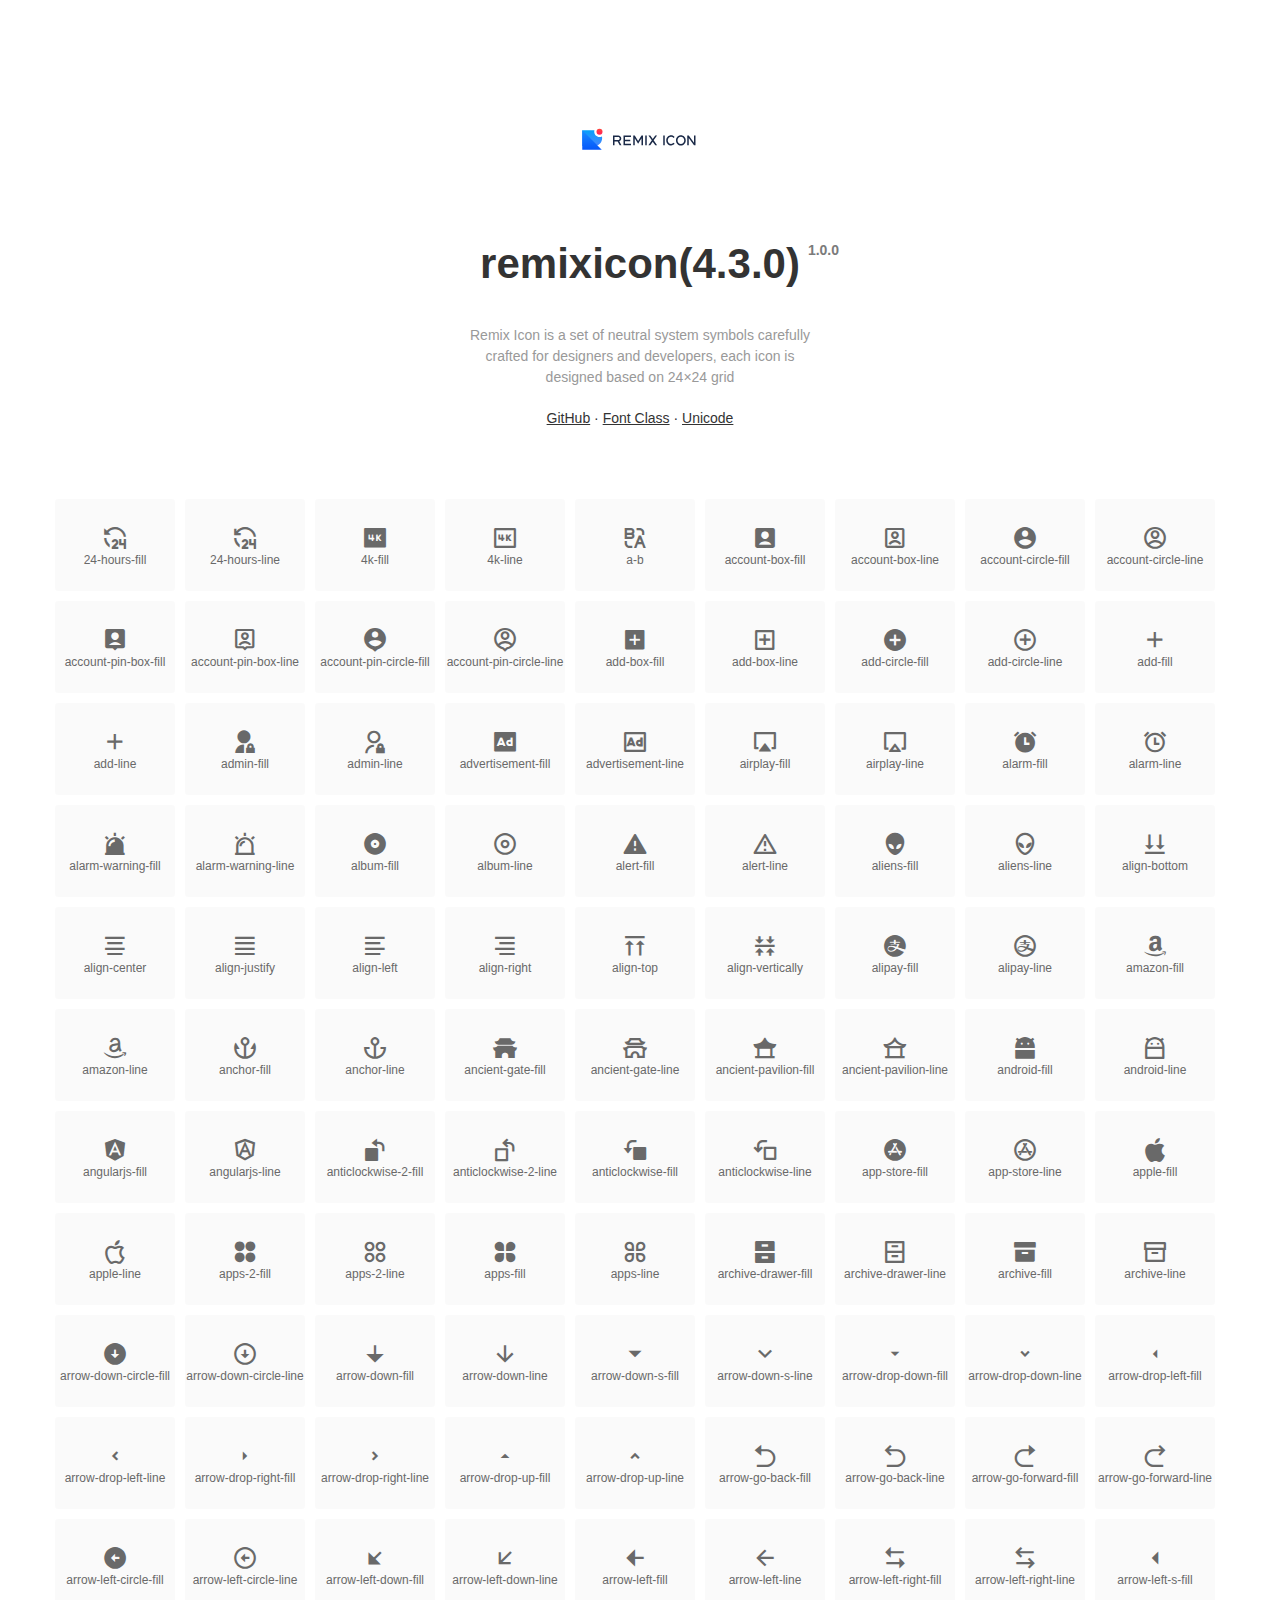
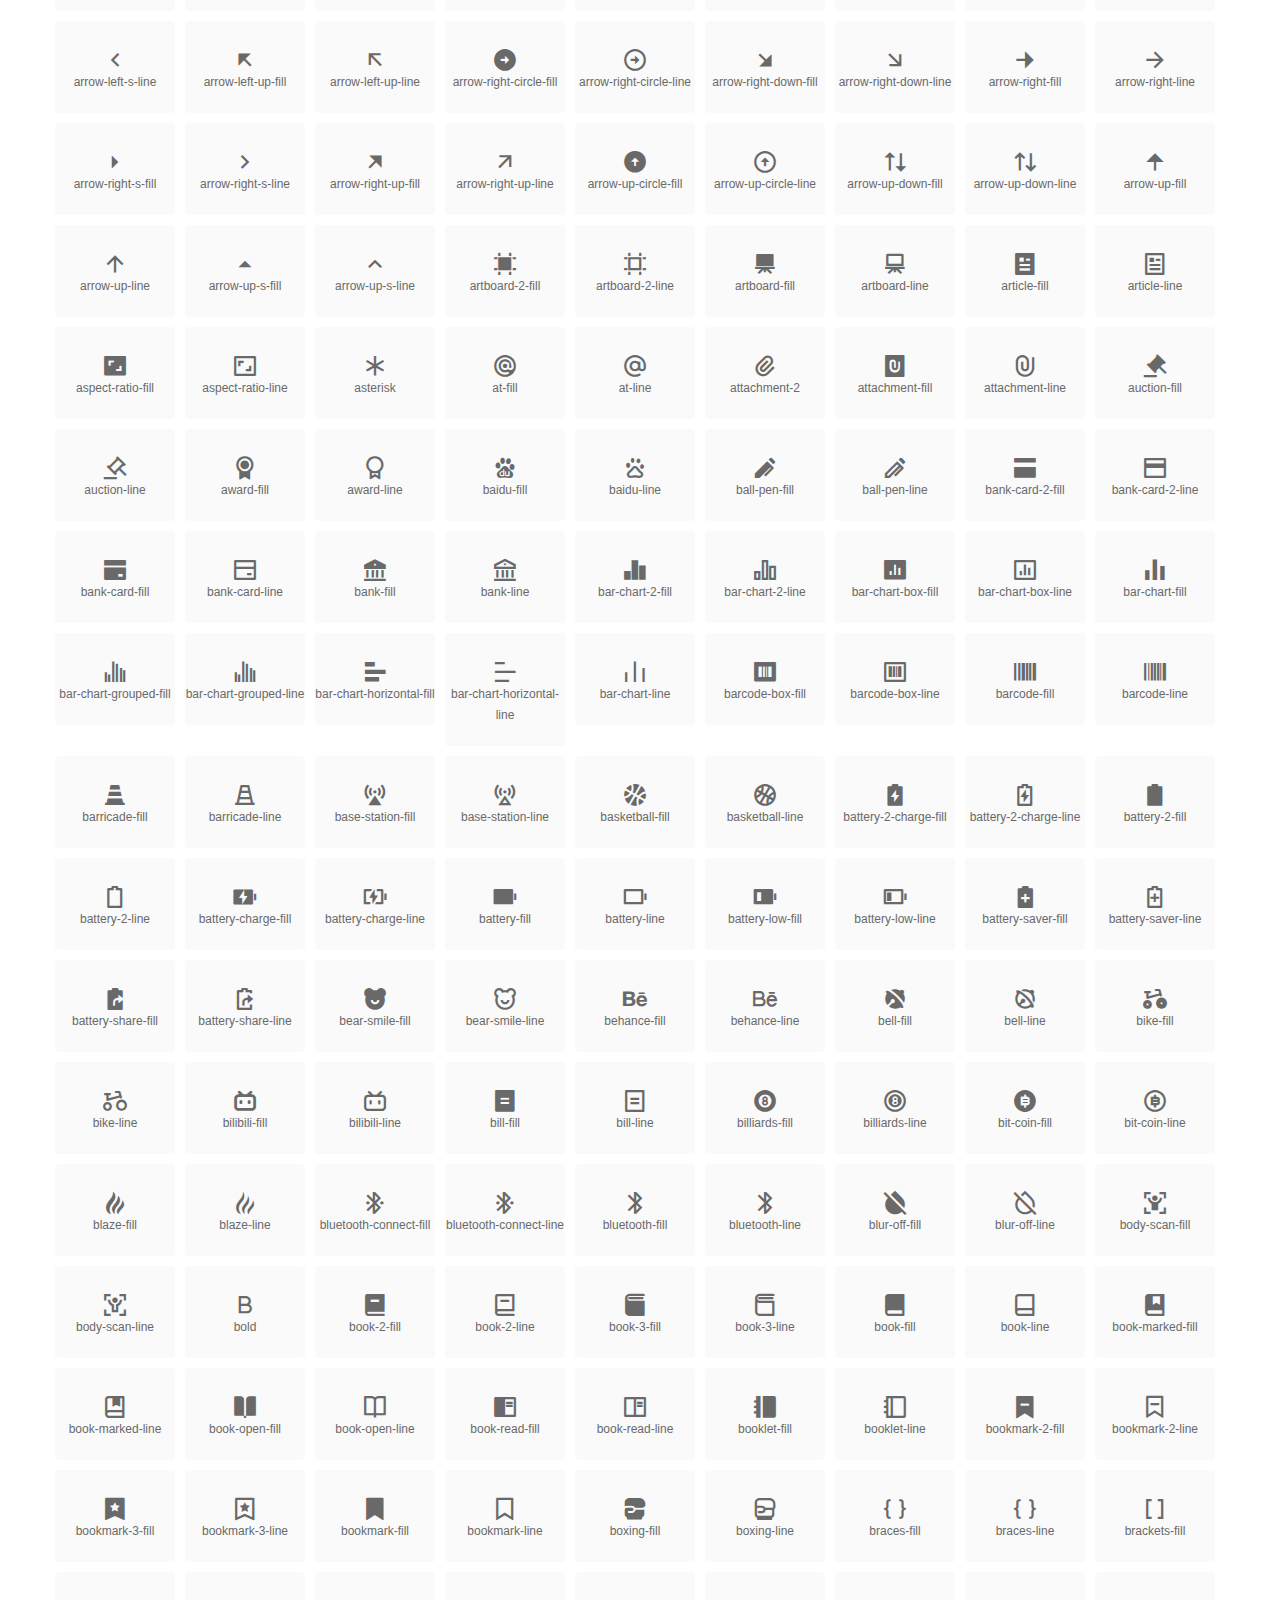
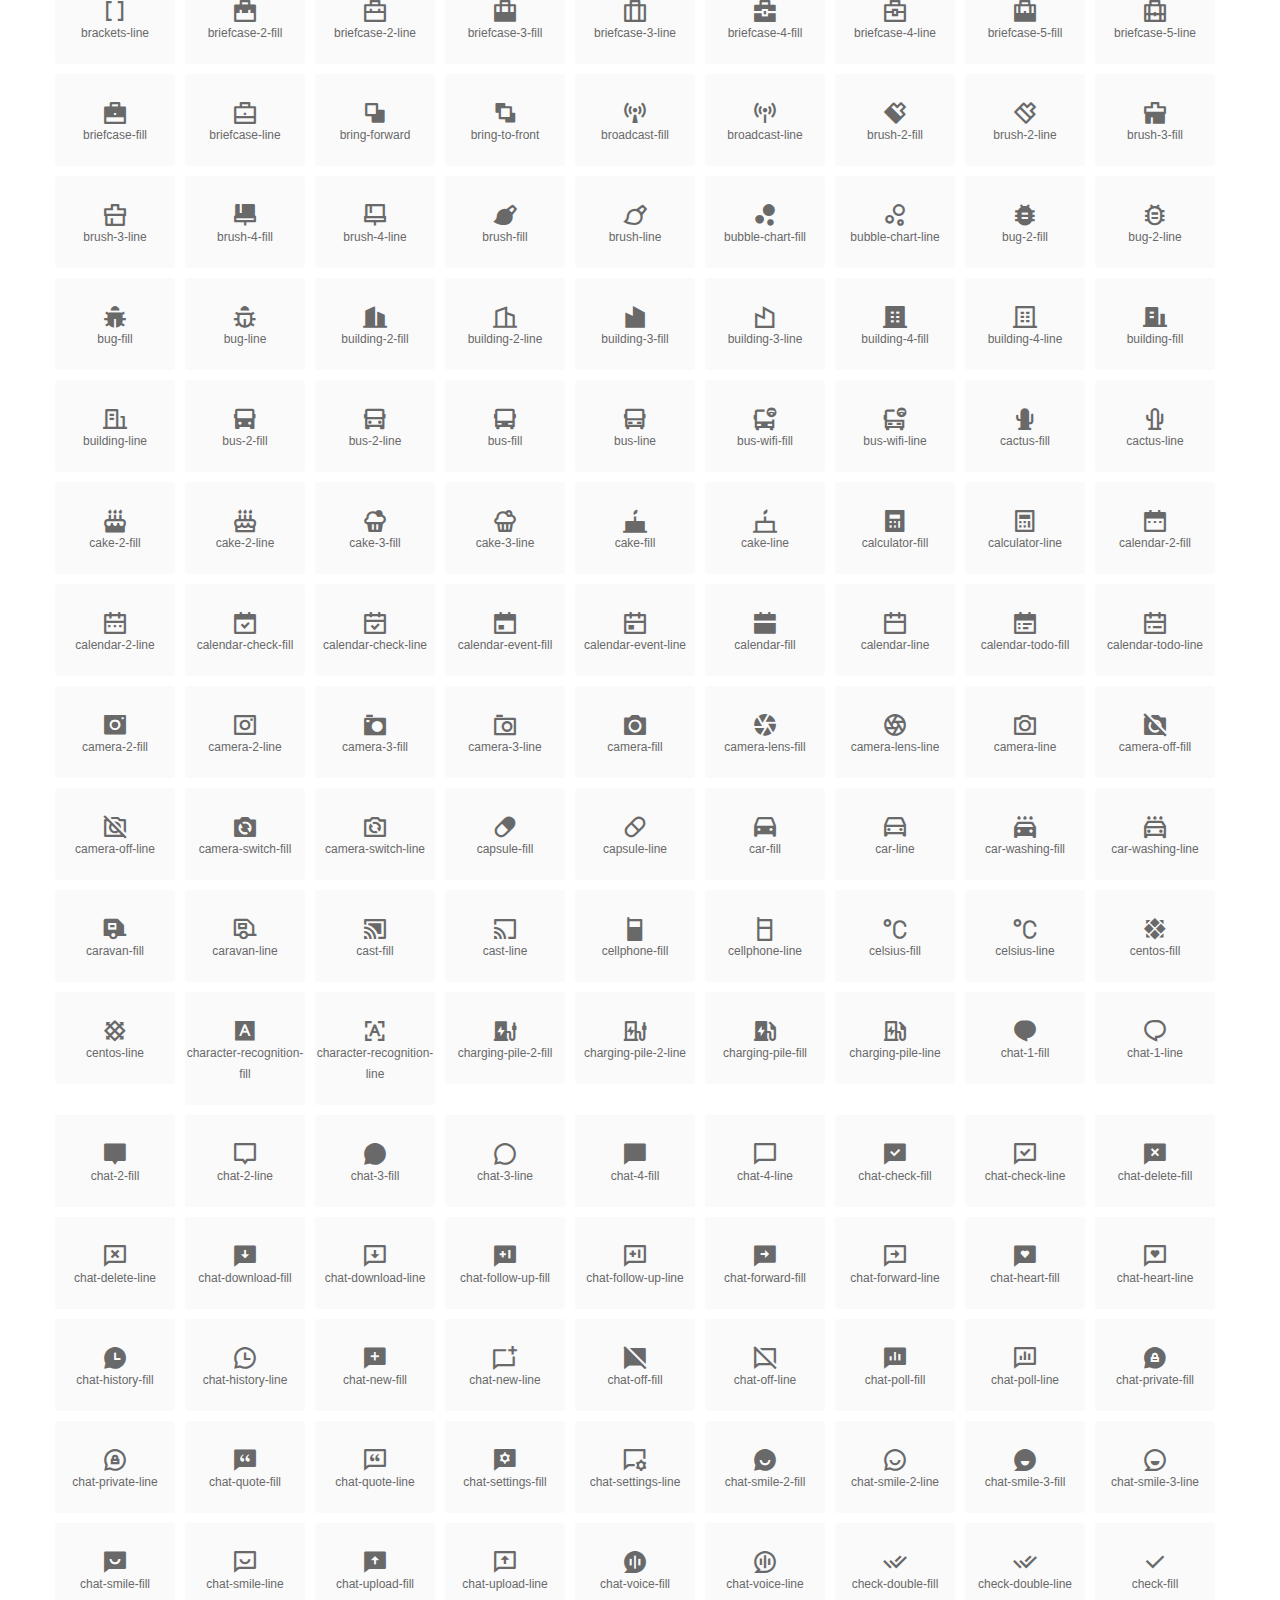
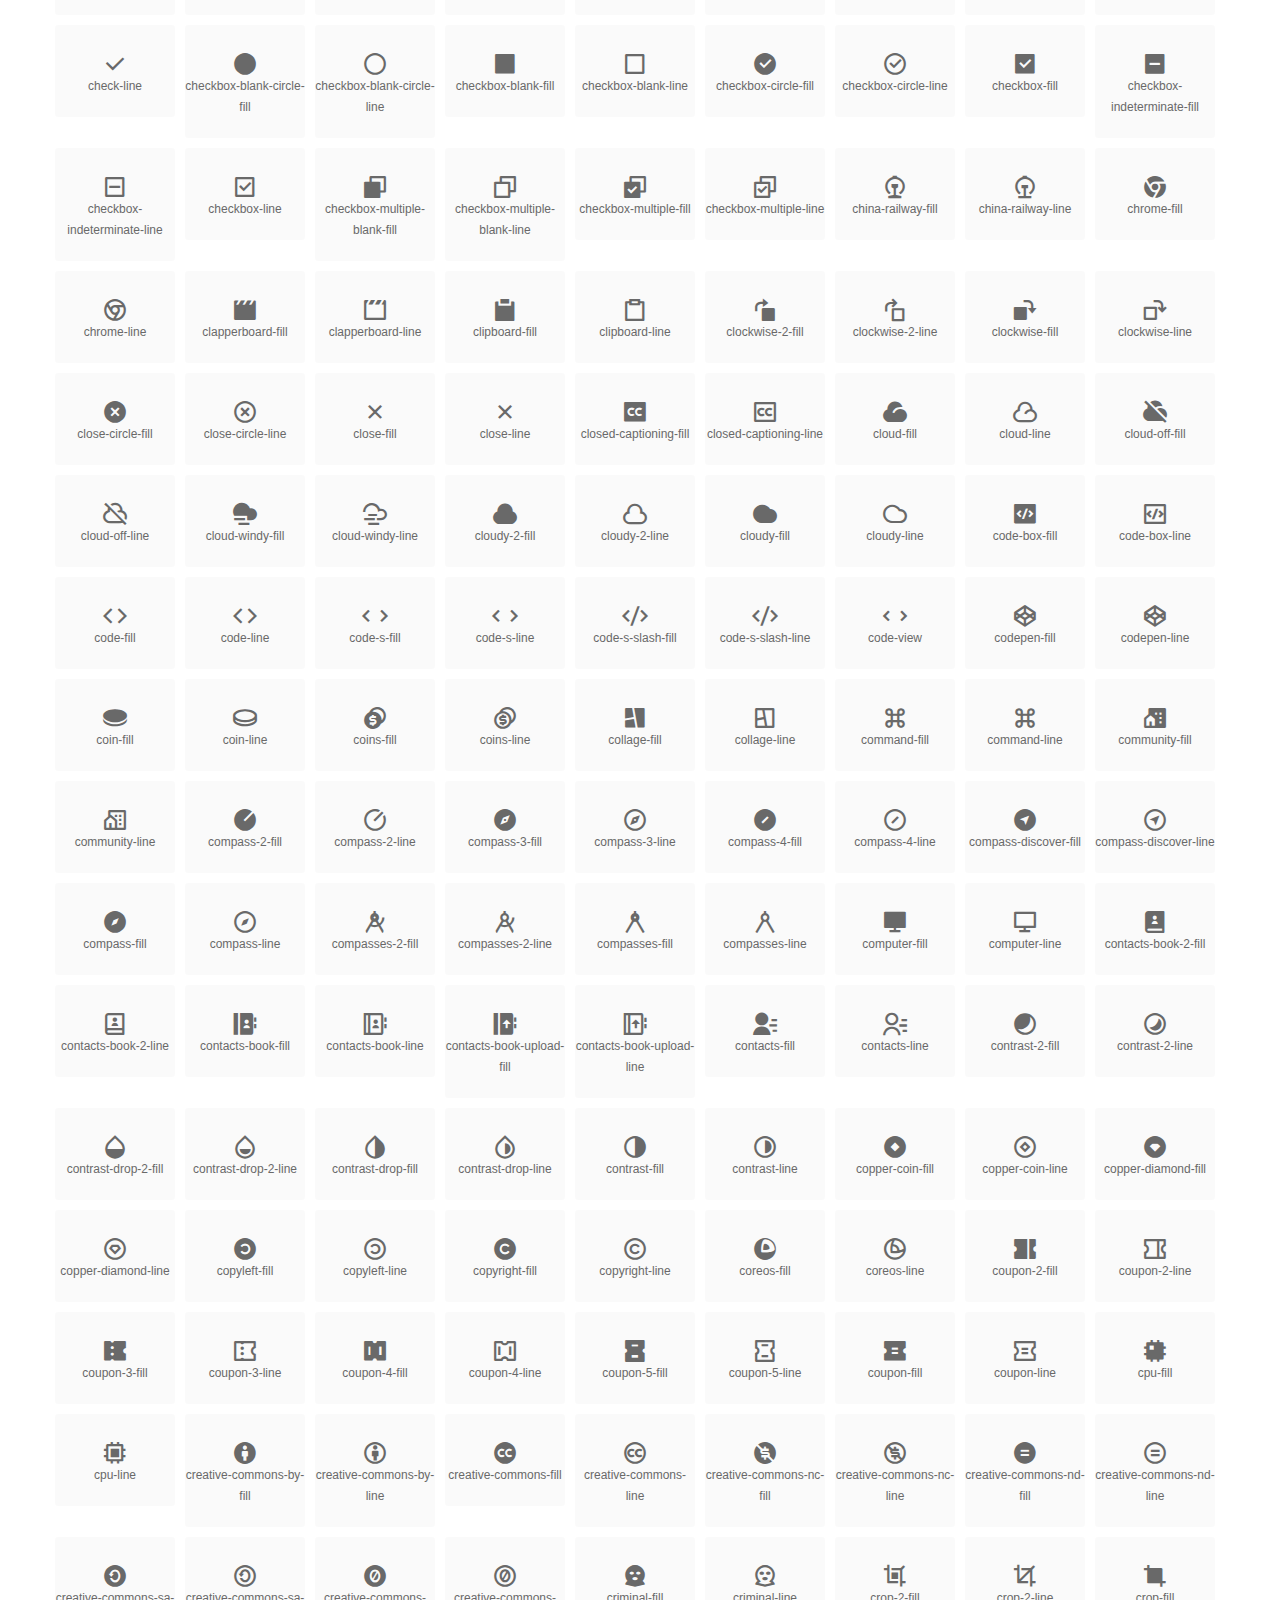
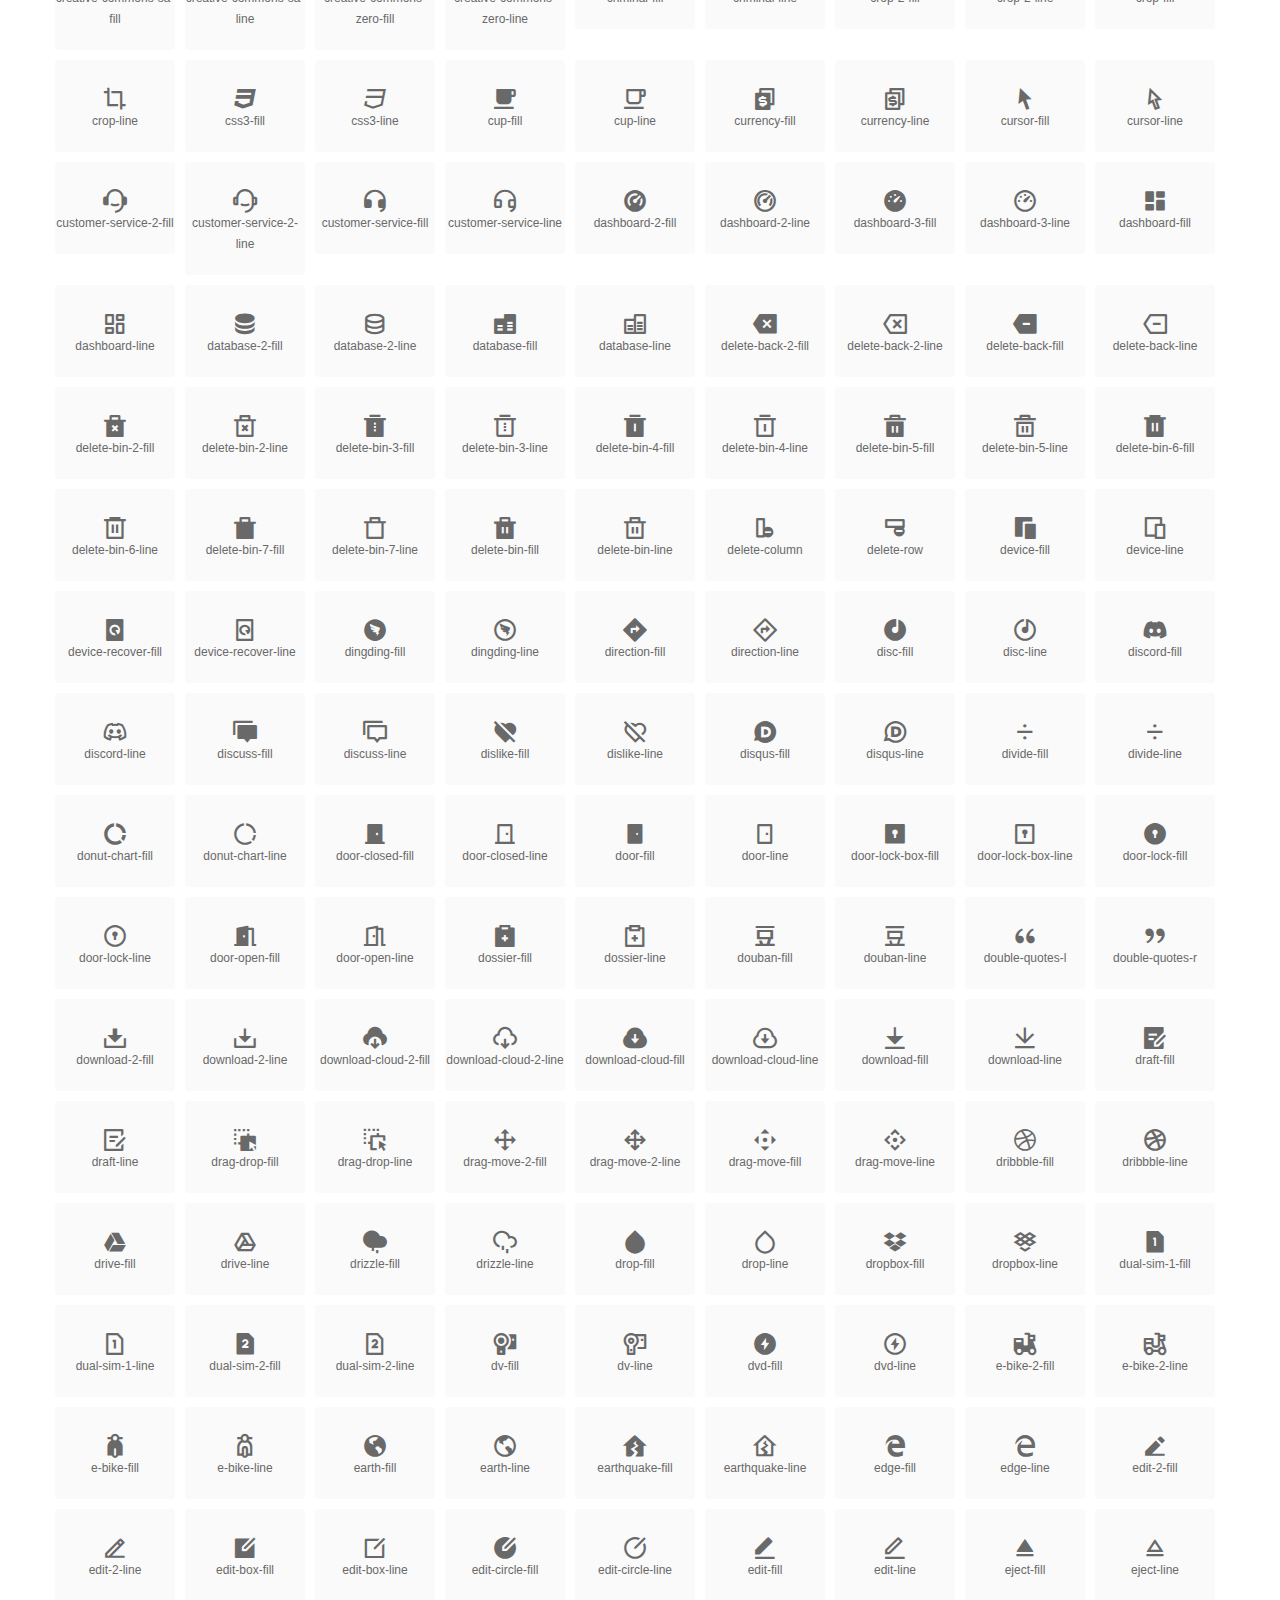
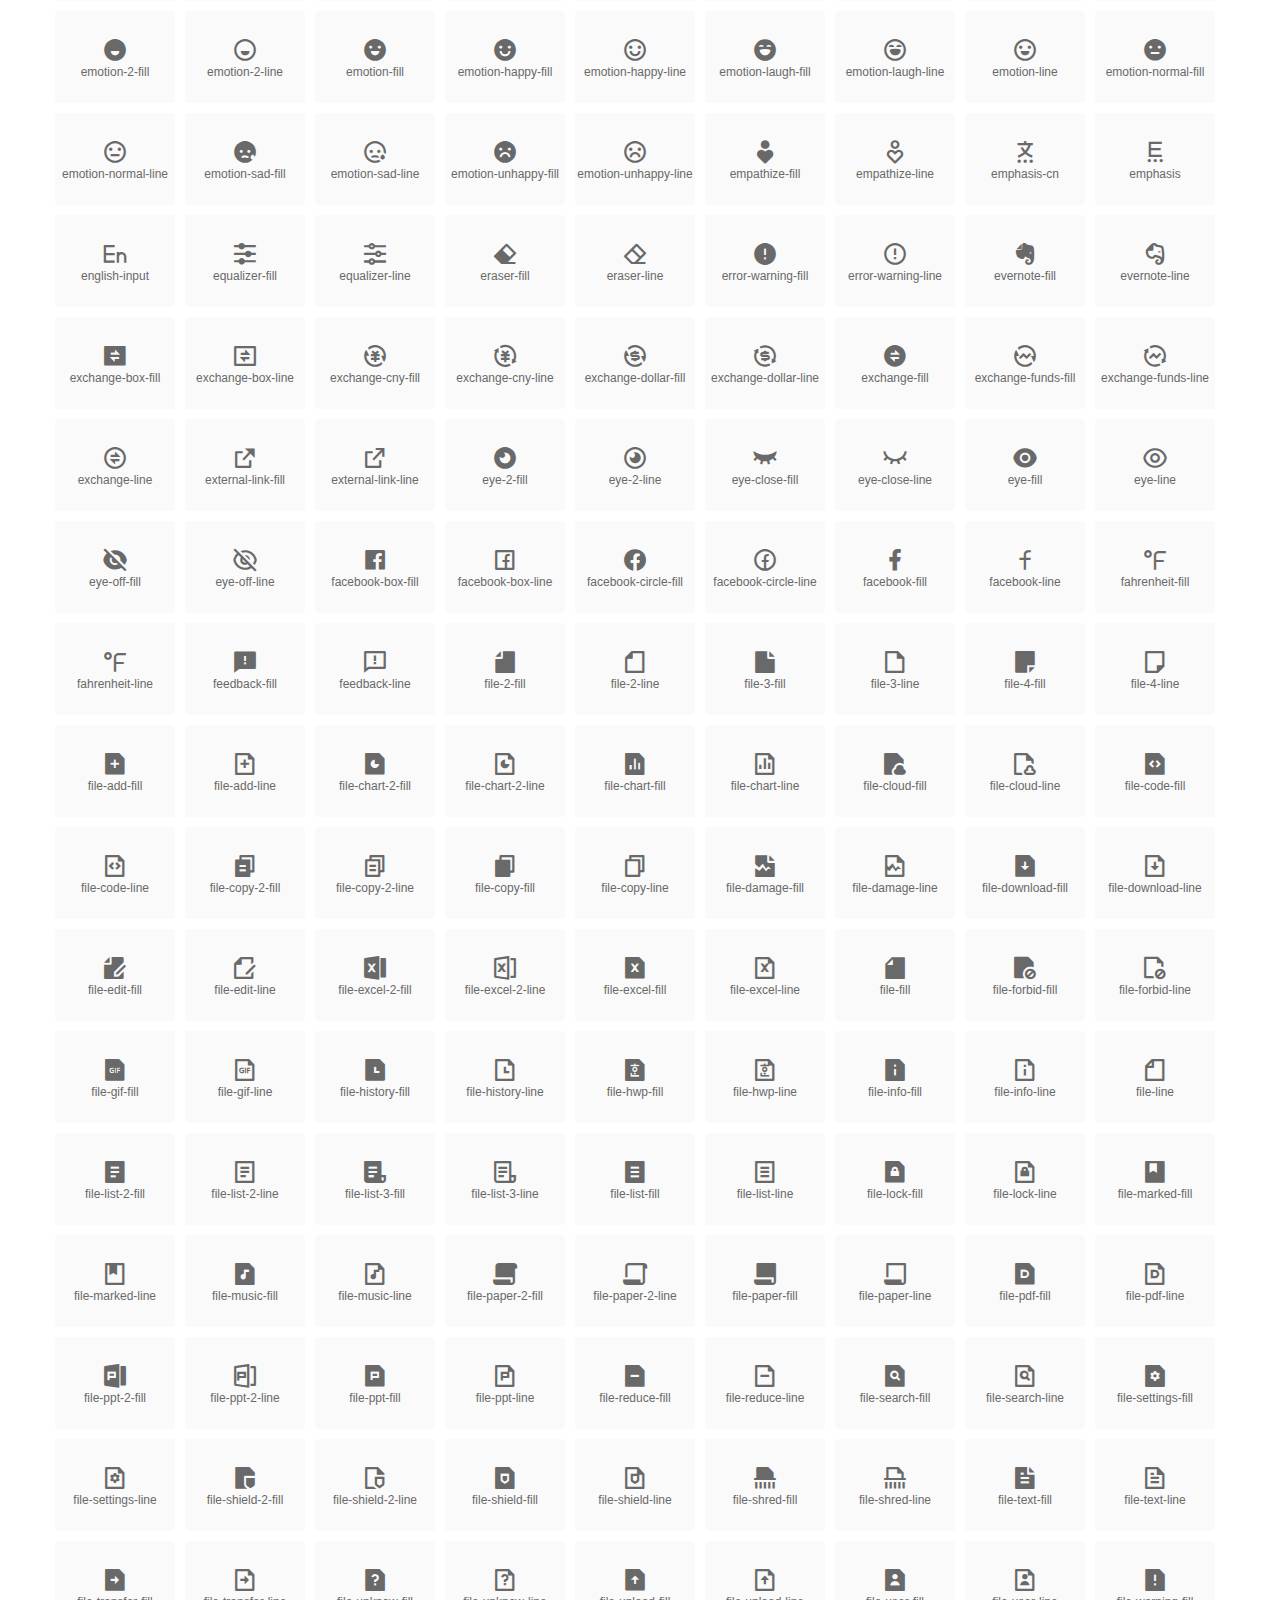
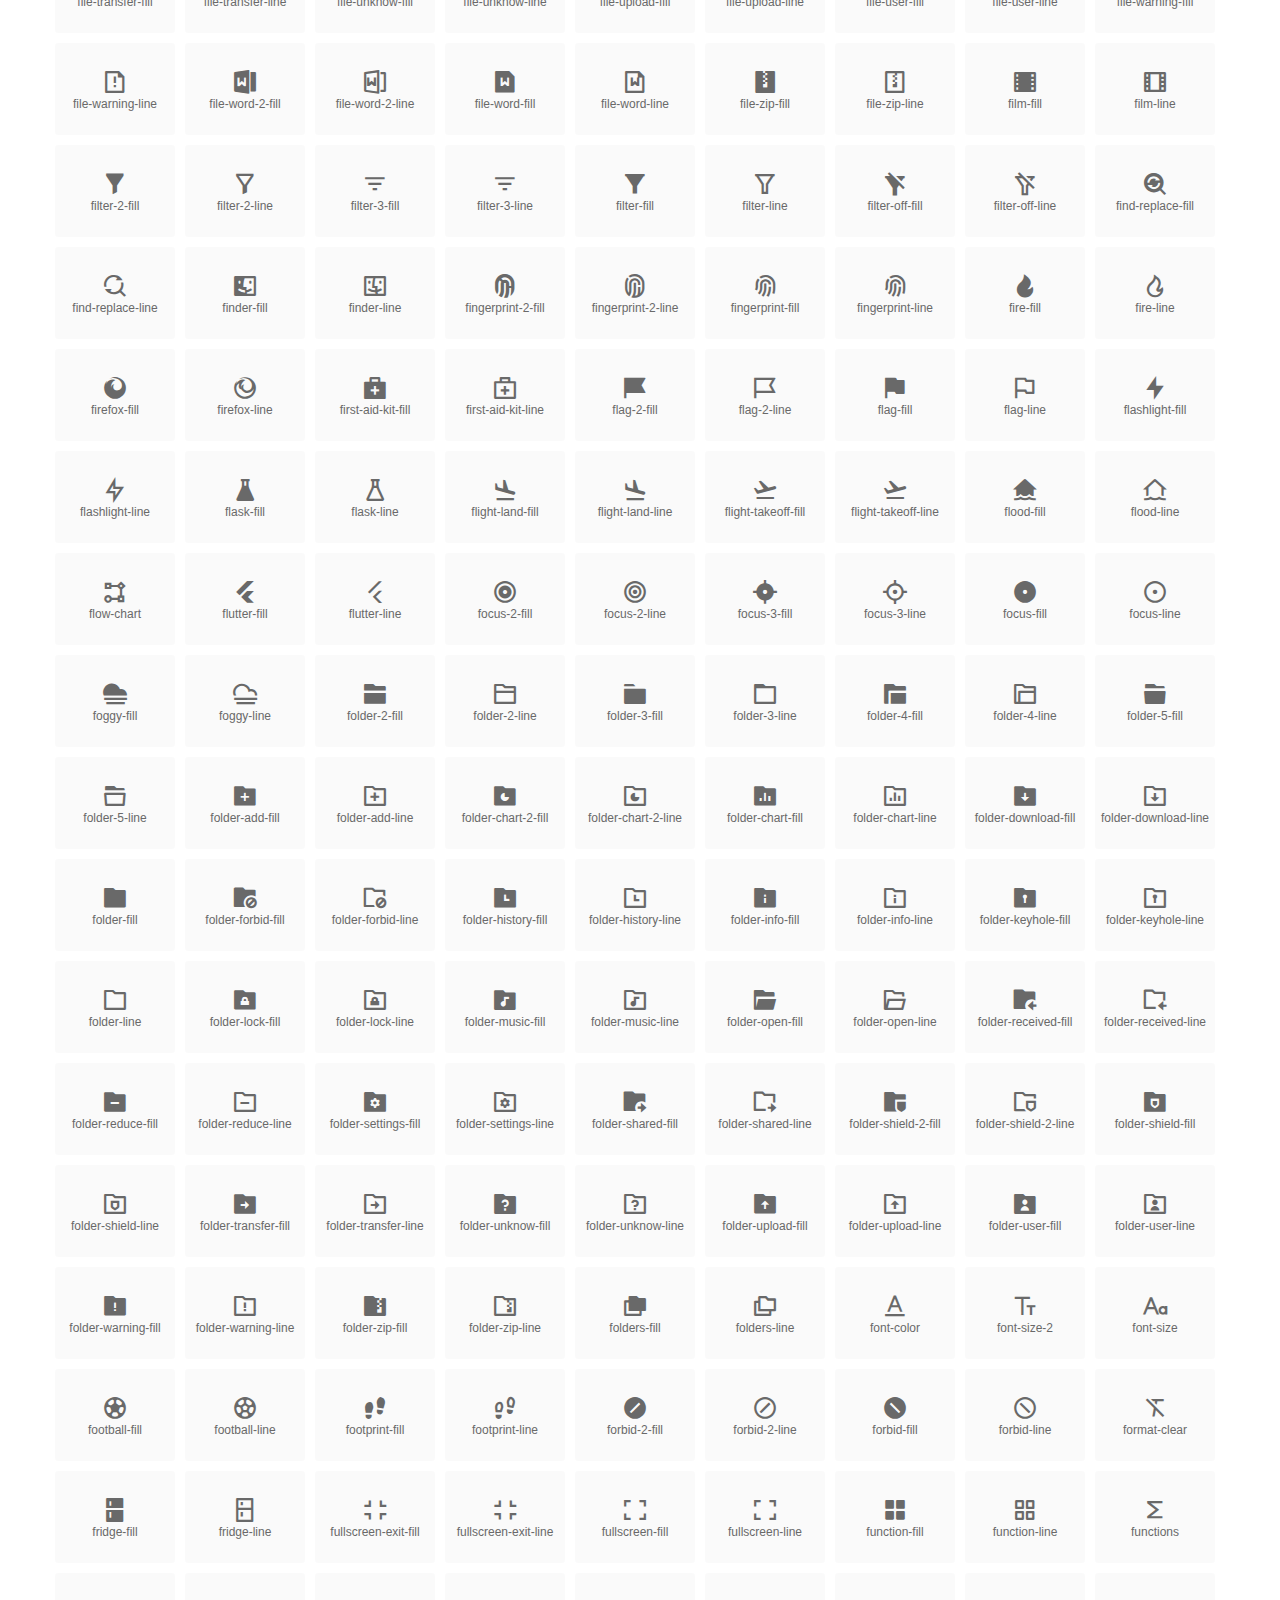
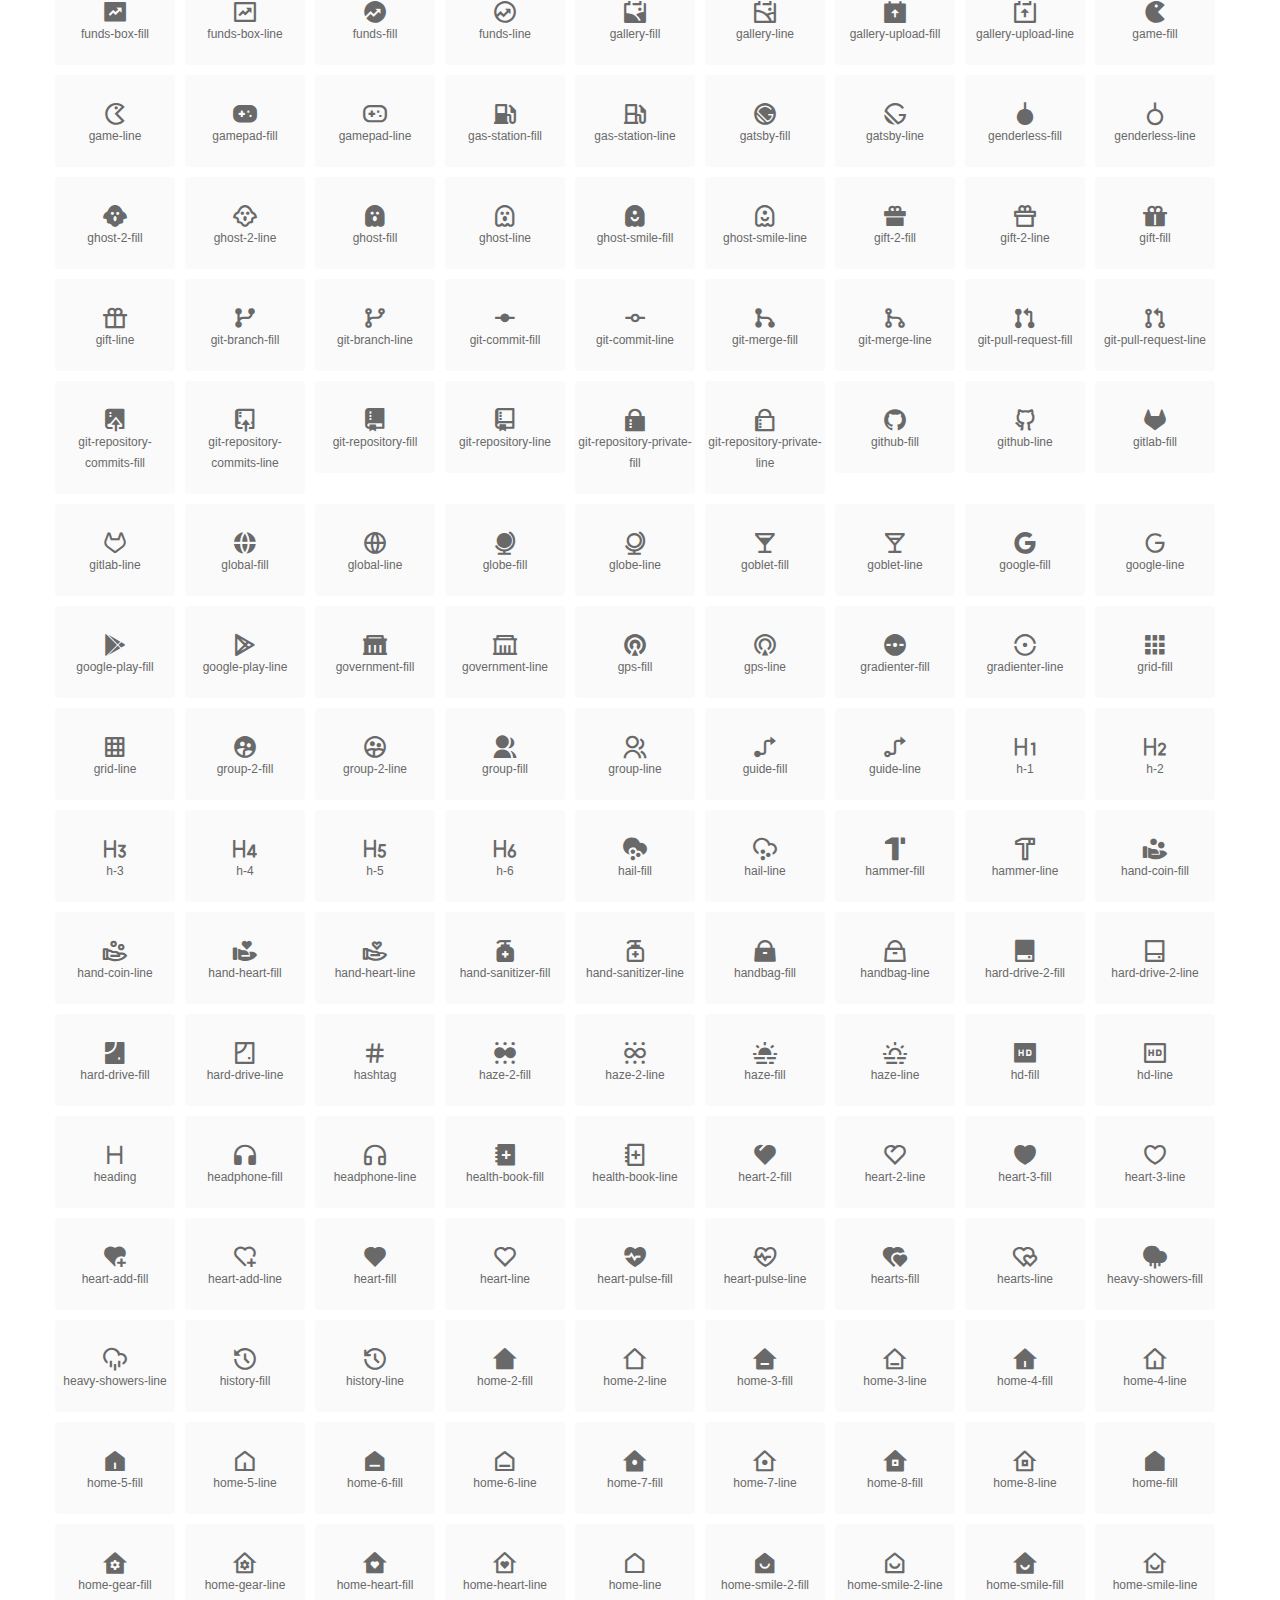
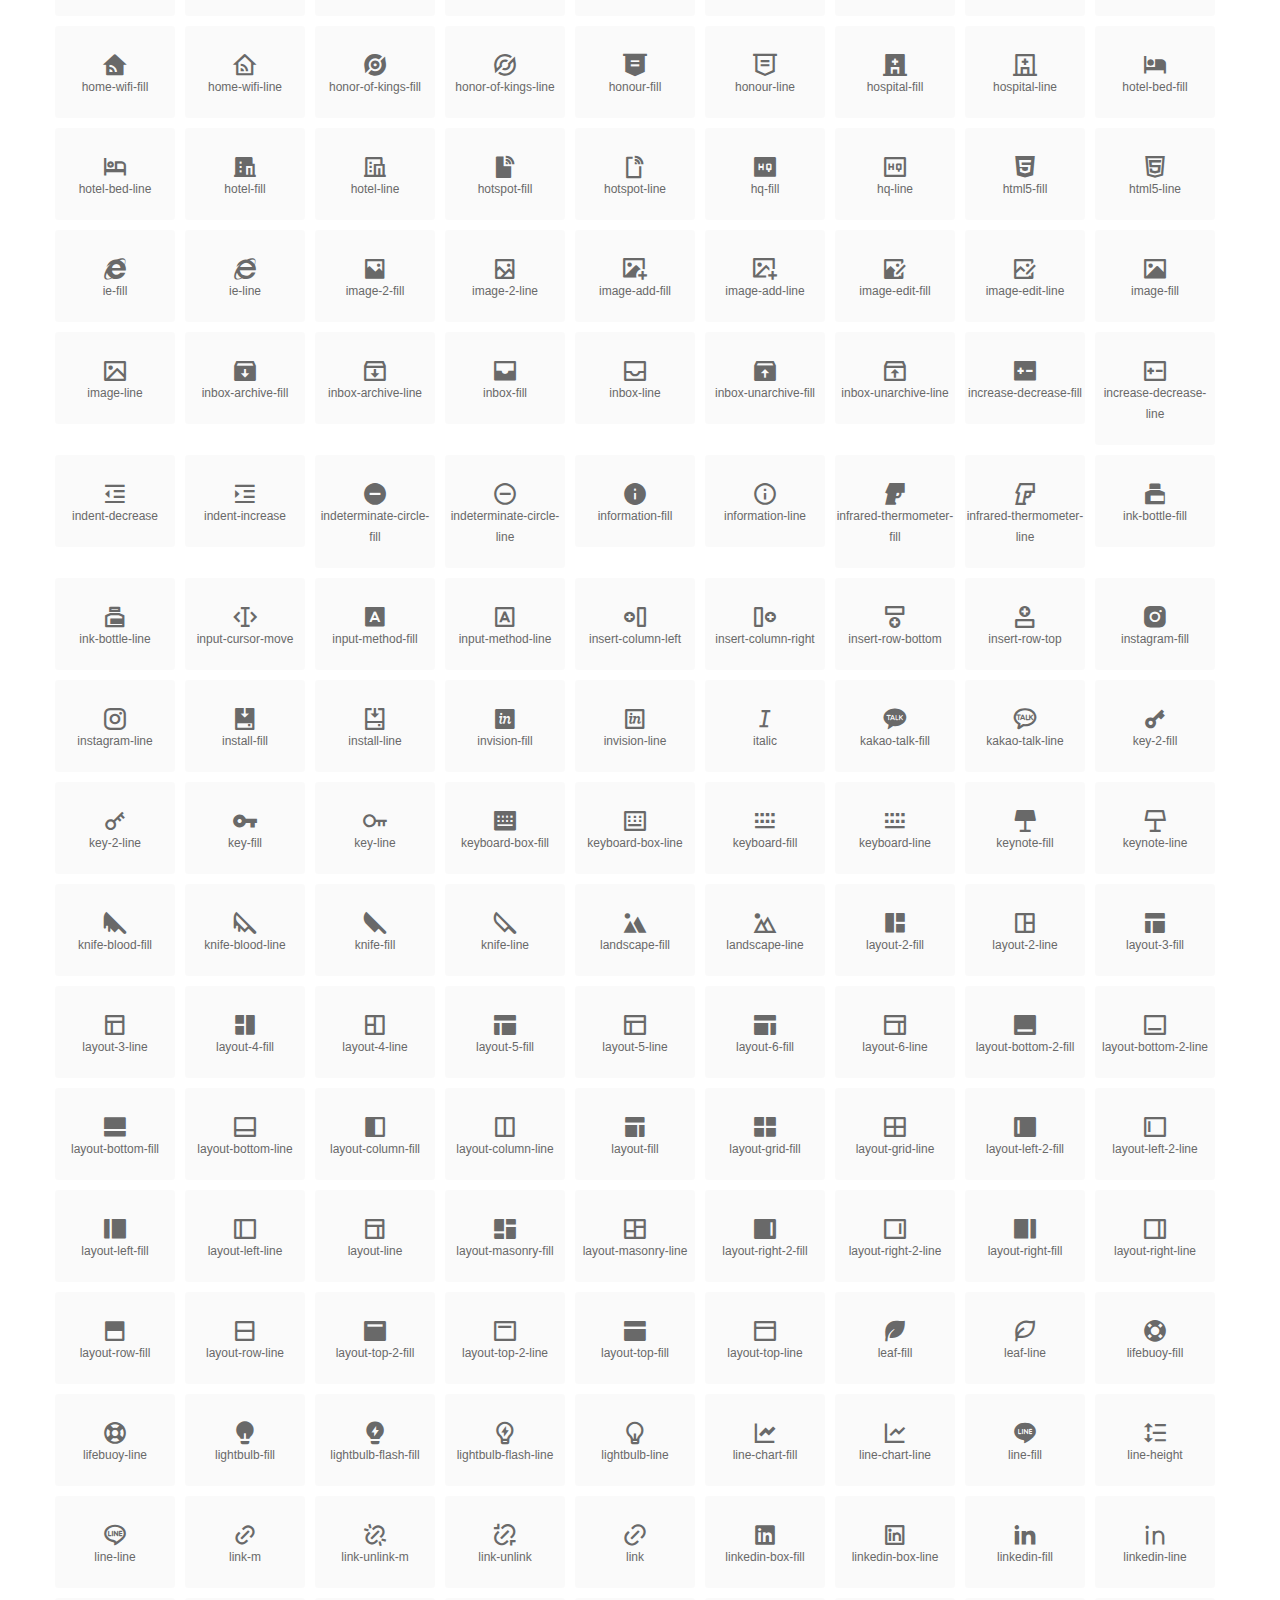
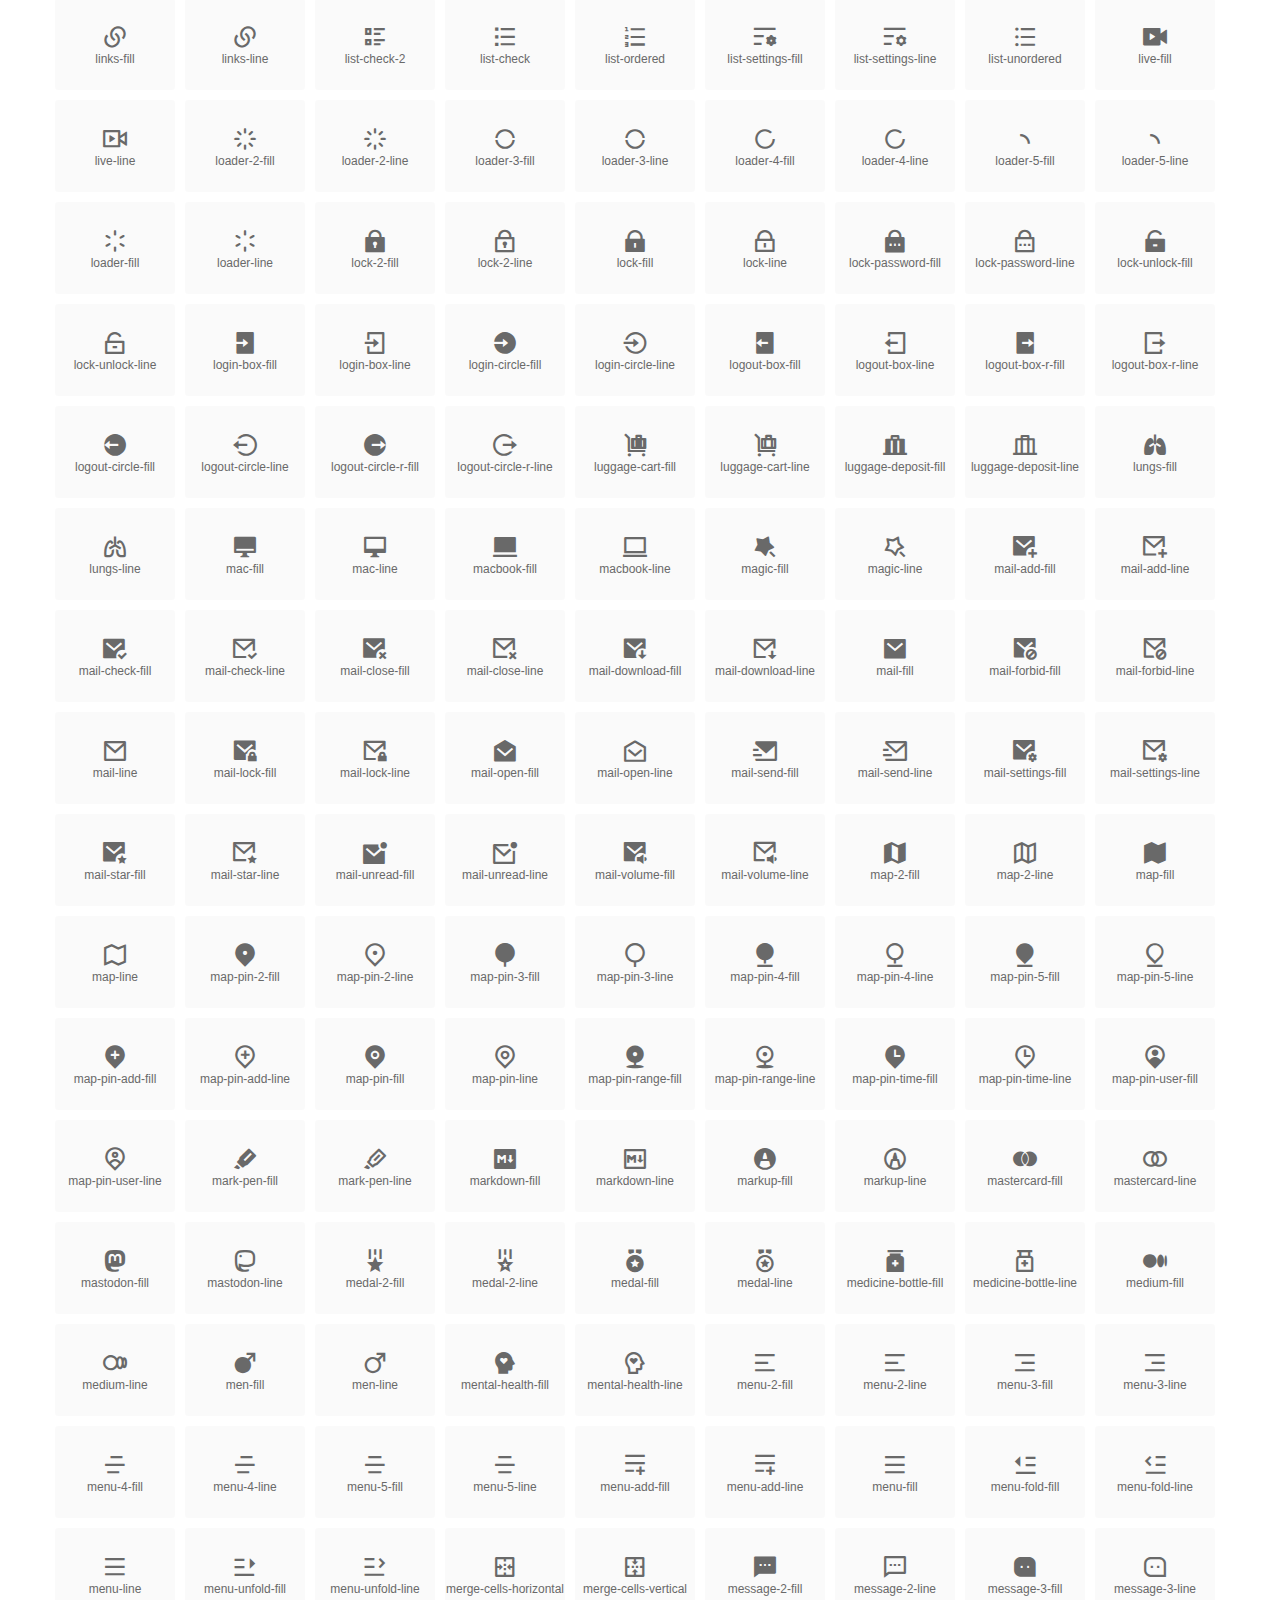
<file: fonts/index.html>
<!DOCTYPE html>
<html lang="en">
<head>
  <meta charset="UTF-8">
  <title>remixicon(4.3.0)</title>
  <meta name="viewport" content="width=device-width,minimum-scale=1.0,maximum-scale=1.0,user-scalable=no">
   
  <meta name="description" content="Remix Icon is a set of neutral system symbols carefully crafted for designers and developers, each icon is designed based on 24×24 grid">
   
  <meta name="keywords" content="remixicon,TTF,EOT,WOFF,WOFF2,SVG">
  
  
  
  <link rel="stylesheet" href="remixicon.css" />
  
  <style>
    *{margin: 0;padding: 0;list-style: none;}
    body { color: #696969; font: 12px/1.5 tahoma, arial, \5b8b\4f53, sans-serif; }
    a { color: #333; text-decoration: underline; }
    a:hover { color: rgb(9, 73, 209); }
    .header { color: #333; text-align: center; padding: 80px 0 60px 0; min-height: 153px; font-size: 14px; }
    .header .logo svg { height: 120px; width: 120px; }
    .header h1 { font-size: 42px; padding: 26px 0 10px 0; }
    .header sup {font-size: 14px; margin: 8px 0 0 8px; position: absolute; color: #7b7b7b; }
    .info {
      color: #999;
      font-weight: normal;
      max-width: 346px;
      margin: 0 auto;
      padding: 20px 0;
      font-size: 14px;
    }

    .icons { max-width: 1190px; margin: 0 auto; }
    .icons ul { text-align: center; }
    .icons ul li {
      vertical-align: top;
      width: 120px;
      display: inline-block;
      text-align: center;
      background-color: rgba(0,0,0,.02);
      border-radius: 3px;
      padding: 29px 0 10px 0;
      margin-right: 10px;
      margin-top: 10px;
      transition: all 0.6s ease;
    }
    .icons ul li:hover { background-color: rgba(0,0,0,.06); }
    .icons ul li:hover span { color: #3c75e4; opacity: 1; }
    .icons ul li .unicode { color: #8c8c8c; opacity: 0.3; }
    .icons ul li h4 {
      font-weight: normal;
      padding: 10px 0 5px 0;
      display: block;
      color: #8c8c8c;
      font-size: 14px;
      line-height: 12px;
      opacity: 0.8;
    }
    .icons ul li:hover h4 { opacity: 1; }
    .icons ul li svg { width: 24px; height: 24px; }
    .icons ul li:hover { color: #3c75e4; }
    .footer { text-align: center; padding: 10px 0 90px 0; }
    .footer a { text-align: center; padding: 10px 0 90px 0; color: #696969;}
    .footer a:hover { color: #0949d1; }
    .links { text-align: center; padding: 50px 0 0 0; font-size: 14px; }
    
    .icons ul li.class-icon { font-size: 21px; line-height: 21px; padding-bottom: 20px; }
    .icons ul li.class-icon p{ font-size: 12px; }
    .icons ul li.class-icon [class^="ri-"]{ font-size: 26px; }
    
    
    
  </style>
  
</head>

<body>
  
  <div class="header">
    
    <div class="logo">
      <a href="./"><svg width="160" height="32" viewBox="0 0 160 32" fill="none" xmlns="http://www.w3.org/2000/svg">
<path d="M121.5 9.80005C123.33 9.80005 124.984 10.5797 126.165 11.8344L124.75 13.2496C123.929 12.3549 122.773 11.8 121.5 11.8C119.029 11.8 117 13.891 117 16.5C117 19.1091 119.029 21.2 121.5 21.2C122.773 21.2 123.929 20.6452 124.75 19.7505L126.165 21.1657C124.984 22.4204 123.33 23.2 121.5 23.2C117.91 23.2 115 20.2004 115 16.5C115 12.7997 117.91 9.80005 121.5 9.80005Z" fill="#1A2947"/>
<path d="M113 10V23H111V10H113Z" fill="#1A2947"/>
<path d="M154 23V9.99988H152L152 19.6019L144.997 9.99988L143 10.0039V23H145L145 13.3969L152 23H154Z" fill="#1A2947"/>
<path d="M68 10V12H60V15.5H67V17.5H60V21H68V23H58V10H68Z" fill="#1A2947"/>
<path d="M82 10L77.4999 17.201L73 10H71V23H73V13.775L77.4999 20.975L82 13.773V23H84V10H82Z" fill="#1A2947"/>
<path d="M89 10V23H87V10H89Z" fill="#1A2947"/>
<path d="M96.9999 14.7565L93.6689 9.99951H91.2279L95.7789 16.4995L91.2289 22.9995H93.6689L96.9999 18.2435L100.33 22.9995H102.772L98.2209 16.4995L102.773 9.99951H100.33L96.9999 14.7565Z" fill="#1A2947"/>
<path fill-rule="evenodd" clip-rule="evenodd" d="M141 16.5C141 12.7997 138.09 9.80005 134.5 9.80005C130.91 9.80005 128 12.7997 128 16.5C128 20.2004 130.91 23.2 134.5 23.2C138.09 23.2 141 20.2004 141 16.5ZM130 16.5C130 13.891 132.029 11.8 134.5 11.8C136.971 11.8 139 13.891 139 16.5C139 19.1091 136.971 21.2 134.5 21.2C132.029 21.2 130 19.1091 130 16.5Z" fill="#1A2947"/>
<path fill-rule="evenodd" clip-rule="evenodd" d="M51 10C53.2091 10 55 11.7909 55 14C55 15.7175 53.9176 17.1821 52.3977 17.749L55.1901 22.999H52.9251L50.267 18H46V23H44V10H51ZM46 11.999V15.999L51 16C52.1046 16 53 15.1046 53 14C53 12.8955 52.1 12 51 12L46 11.999Z" fill="#1A2947"/>
<path fill-rule="evenodd" clip-rule="evenodd" d="M19.2887 3.00389C19.1928 3.0013 19.0965 3 19 3H3V24H19C24.799 24 29.5 19.299 29.5 13.5C29.5 12.7108 29.4129 11.942 29.2479 11.2025C28.2772 11.7119 27.1722 12 26 12C22.134 12 19 8.86599 19 5C19 4.30645 19.1009 3.63646 19.2887 3.00389Z" fill="url(#paint0_linear_960_1054)"/>
<g filter="url(#filter0_b_960_1054)">
<path fill-rule="evenodd" clip-rule="evenodd" d="M3 3L29 29H3V3Z" fill="url(#paint1_linear_960_1054)"/>
</g>
<circle cx="26" cy="5" r="4" fill="url(#paint2_linear_960_1054)"/>
<defs>
<filter id="filter0_b_960_1054" x="-2.43656" y="-2.43656" width="36.8731" height="36.8731" filterUnits="userSpaceOnUse" color-interpolation-filters="sRGB">
<feFlood flood-opacity="0" result="BackgroundImageFix"/>
<feGaussianBlur in="BackgroundImage" stdDeviation="2.71828"/>
<feComposite in2="SourceAlpha" operator="in" result="effect1_backgroundBlur_960_1054"/>
<feBlend mode="normal" in="SourceGraphic" in2="effect1_backgroundBlur_960_1054" result="shape"/>
</filter>
<linearGradient id="paint0_linear_960_1054" x1="3" y1="3" x2="3" y2="24" gradientUnits="userSpaceOnUse">
<stop stop-color="#05A0FA"/>
<stop offset="1" stop-color="#4785FF"/>
</linearGradient>
<linearGradient id="paint1_linear_960_1054" x1="3" y1="3" x2="3" y2="29" gradientUnits="userSpaceOnUse">
<stop stop-color="#1A8CFF"/>
<stop offset="1" stop-color="#0557FA"/>
</linearGradient>
<linearGradient id="paint2_linear_960_1054" x1="22" y1="1" x2="22" y2="9" gradientUnits="userSpaceOnUse">
<stop stop-color="#FF463A"/>
<stop offset="1" stop-color="#FF1F5A"/>
</linearGradient>
</defs>
</svg>
</a>
    </div>
    
    <h1>remixicon(4.3.0)<sup>1.0.0</sup></h1>
    <div class="info">
      Remix Icon is a set of neutral system symbols carefully crafted for designers and developers, each icon is designed based on 24×24 grid
    </div>
    <p>
      
      <a href="https://github.com/Remix-Design/remixicon.git">GitHub</a> · 
      
      <a href="index.html">Font Class</a> · 
      
      <a href="unicode.html">Unicode</a>
      
    </p>
  </div>
  <div class="icons">
    <ul>
      <li class="class-icon"><i class="ri-24-hours-fill"></i><p class="name">24-hours-fill</p></li><li class="class-icon"><i class="ri-24-hours-line"></i><p class="name">24-hours-line</p></li><li class="class-icon"><i class="ri-4k-fill"></i><p class="name">4k-fill</p></li><li class="class-icon"><i class="ri-4k-line"></i><p class="name">4k-line</p></li><li class="class-icon"><i class="ri-a-b"></i><p class="name">a-b</p></li><li class="class-icon"><i class="ri-account-box-fill"></i><p class="name">account-box-fill</p></li><li class="class-icon"><i class="ri-account-box-line"></i><p class="name">account-box-line</p></li><li class="class-icon"><i class="ri-account-circle-fill"></i><p class="name">account-circle-fill</p></li><li class="class-icon"><i class="ri-account-circle-line"></i><p class="name">account-circle-line</p></li><li class="class-icon"><i class="ri-account-pin-box-fill"></i><p class="name">account-pin-box-fill</p></li><li class="class-icon"><i class="ri-account-pin-box-line"></i><p class="name">account-pin-box-line</p></li><li class="class-icon"><i class="ri-account-pin-circle-fill"></i><p class="name">account-pin-circle-fill</p></li><li class="class-icon"><i class="ri-account-pin-circle-line"></i><p class="name">account-pin-circle-line</p></li><li class="class-icon"><i class="ri-add-box-fill"></i><p class="name">add-box-fill</p></li><li class="class-icon"><i class="ri-add-box-line"></i><p class="name">add-box-line</p></li><li class="class-icon"><i class="ri-add-circle-fill"></i><p class="name">add-circle-fill</p></li><li class="class-icon"><i class="ri-add-circle-line"></i><p class="name">add-circle-line</p></li><li class="class-icon"><i class="ri-add-fill"></i><p class="name">add-fill</p></li><li class="class-icon"><i class="ri-add-line"></i><p class="name">add-line</p></li><li class="class-icon"><i class="ri-admin-fill"></i><p class="name">admin-fill</p></li><li class="class-icon"><i class="ri-admin-line"></i><p class="name">admin-line</p></li><li class="class-icon"><i class="ri-advertisement-fill"></i><p class="name">advertisement-fill</p></li><li class="class-icon"><i class="ri-advertisement-line"></i><p class="name">advertisement-line</p></li><li class="class-icon"><i class="ri-airplay-fill"></i><p class="name">airplay-fill</p></li><li class="class-icon"><i class="ri-airplay-line"></i><p class="name">airplay-line</p></li><li class="class-icon"><i class="ri-alarm-fill"></i><p class="name">alarm-fill</p></li><li class="class-icon"><i class="ri-alarm-line"></i><p class="name">alarm-line</p></li><li class="class-icon"><i class="ri-alarm-warning-fill"></i><p class="name">alarm-warning-fill</p></li><li class="class-icon"><i class="ri-alarm-warning-line"></i><p class="name">alarm-warning-line</p></li><li class="class-icon"><i class="ri-album-fill"></i><p class="name">album-fill</p></li><li class="class-icon"><i class="ri-album-line"></i><p class="name">album-line</p></li><li class="class-icon"><i class="ri-alert-fill"></i><p class="name">alert-fill</p></li><li class="class-icon"><i class="ri-alert-line"></i><p class="name">alert-line</p></li><li class="class-icon"><i class="ri-aliens-fill"></i><p class="name">aliens-fill</p></li><li class="class-icon"><i class="ri-aliens-line"></i><p class="name">aliens-line</p></li><li class="class-icon"><i class="ri-align-bottom"></i><p class="name">align-bottom</p></li><li class="class-icon"><i class="ri-align-center"></i><p class="name">align-center</p></li><li class="class-icon"><i class="ri-align-justify"></i><p class="name">align-justify</p></li><li class="class-icon"><i class="ri-align-left"></i><p class="name">align-left</p></li><li class="class-icon"><i class="ri-align-right"></i><p class="name">align-right</p></li><li class="class-icon"><i class="ri-align-top"></i><p class="name">align-top</p></li><li class="class-icon"><i class="ri-align-vertically"></i><p class="name">align-vertically</p></li><li class="class-icon"><i class="ri-alipay-fill"></i><p class="name">alipay-fill</p></li><li class="class-icon"><i class="ri-alipay-line"></i><p class="name">alipay-line</p></li><li class="class-icon"><i class="ri-amazon-fill"></i><p class="name">amazon-fill</p></li><li class="class-icon"><i class="ri-amazon-line"></i><p class="name">amazon-line</p></li><li class="class-icon"><i class="ri-anchor-fill"></i><p class="name">anchor-fill</p></li><li class="class-icon"><i class="ri-anchor-line"></i><p class="name">anchor-line</p></li><li class="class-icon"><i class="ri-ancient-gate-fill"></i><p class="name">ancient-gate-fill</p></li><li class="class-icon"><i class="ri-ancient-gate-line"></i><p class="name">ancient-gate-line</p></li><li class="class-icon"><i class="ri-ancient-pavilion-fill"></i><p class="name">ancient-pavilion-fill</p></li><li class="class-icon"><i class="ri-ancient-pavilion-line"></i><p class="name">ancient-pavilion-line</p></li><li class="class-icon"><i class="ri-android-fill"></i><p class="name">android-fill</p></li><li class="class-icon"><i class="ri-android-line"></i><p class="name">android-line</p></li><li class="class-icon"><i class="ri-angularjs-fill"></i><p class="name">angularjs-fill</p></li><li class="class-icon"><i class="ri-angularjs-line"></i><p class="name">angularjs-line</p></li><li class="class-icon"><i class="ri-anticlockwise-2-fill"></i><p class="name">anticlockwise-2-fill</p></li><li class="class-icon"><i class="ri-anticlockwise-2-line"></i><p class="name">anticlockwise-2-line</p></li><li class="class-icon"><i class="ri-anticlockwise-fill"></i><p class="name">anticlockwise-fill</p></li><li class="class-icon"><i class="ri-anticlockwise-line"></i><p class="name">anticlockwise-line</p></li><li class="class-icon"><i class="ri-app-store-fill"></i><p class="name">app-store-fill</p></li><li class="class-icon"><i class="ri-app-store-line"></i><p class="name">app-store-line</p></li><li class="class-icon"><i class="ri-apple-fill"></i><p class="name">apple-fill</p></li><li class="class-icon"><i class="ri-apple-line"></i><p class="name">apple-line</p></li><li class="class-icon"><i class="ri-apps-2-fill"></i><p class="name">apps-2-fill</p></li><li class="class-icon"><i class="ri-apps-2-line"></i><p class="name">apps-2-line</p></li><li class="class-icon"><i class="ri-apps-fill"></i><p class="name">apps-fill</p></li><li class="class-icon"><i class="ri-apps-line"></i><p class="name">apps-line</p></li><li class="class-icon"><i class="ri-archive-drawer-fill"></i><p class="name">archive-drawer-fill</p></li><li class="class-icon"><i class="ri-archive-drawer-line"></i><p class="name">archive-drawer-line</p></li><li class="class-icon"><i class="ri-archive-fill"></i><p class="name">archive-fill</p></li><li class="class-icon"><i class="ri-archive-line"></i><p class="name">archive-line</p></li><li class="class-icon"><i class="ri-arrow-down-circle-fill"></i><p class="name">arrow-down-circle-fill</p></li><li class="class-icon"><i class="ri-arrow-down-circle-line"></i><p class="name">arrow-down-circle-line</p></li><li class="class-icon"><i class="ri-arrow-down-fill"></i><p class="name">arrow-down-fill</p></li><li class="class-icon"><i class="ri-arrow-down-line"></i><p class="name">arrow-down-line</p></li><li class="class-icon"><i class="ri-arrow-down-s-fill"></i><p class="name">arrow-down-s-fill</p></li><li class="class-icon"><i class="ri-arrow-down-s-line"></i><p class="name">arrow-down-s-line</p></li><li class="class-icon"><i class="ri-arrow-drop-down-fill"></i><p class="name">arrow-drop-down-fill</p></li><li class="class-icon"><i class="ri-arrow-drop-down-line"></i><p class="name">arrow-drop-down-line</p></li><li class="class-icon"><i class="ri-arrow-drop-left-fill"></i><p class="name">arrow-drop-left-fill</p></li><li class="class-icon"><i class="ri-arrow-drop-left-line"></i><p class="name">arrow-drop-left-line</p></li><li class="class-icon"><i class="ri-arrow-drop-right-fill"></i><p class="name">arrow-drop-right-fill</p></li><li class="class-icon"><i class="ri-arrow-drop-right-line"></i><p class="name">arrow-drop-right-line</p></li><li class="class-icon"><i class="ri-arrow-drop-up-fill"></i><p class="name">arrow-drop-up-fill</p></li><li class="class-icon"><i class="ri-arrow-drop-up-line"></i><p class="name">arrow-drop-up-line</p></li><li class="class-icon"><i class="ri-arrow-go-back-fill"></i><p class="name">arrow-go-back-fill</p></li><li class="class-icon"><i class="ri-arrow-go-back-line"></i><p class="name">arrow-go-back-line</p></li><li class="class-icon"><i class="ri-arrow-go-forward-fill"></i><p class="name">arrow-go-forward-fill</p></li><li class="class-icon"><i class="ri-arrow-go-forward-line"></i><p class="name">arrow-go-forward-line</p></li><li class="class-icon"><i class="ri-arrow-left-circle-fill"></i><p class="name">arrow-left-circle-fill</p></li><li class="class-icon"><i class="ri-arrow-left-circle-line"></i><p class="name">arrow-left-circle-line</p></li><li class="class-icon"><i class="ri-arrow-left-down-fill"></i><p class="name">arrow-left-down-fill</p></li><li class="class-icon"><i class="ri-arrow-left-down-line"></i><p class="name">arrow-left-down-line</p></li><li class="class-icon"><i class="ri-arrow-left-fill"></i><p class="name">arrow-left-fill</p></li><li class="class-icon"><i class="ri-arrow-left-line"></i><p class="name">arrow-left-line</p></li><li class="class-icon"><i class="ri-arrow-left-right-fill"></i><p class="name">arrow-left-right-fill</p></li><li class="class-icon"><i class="ri-arrow-left-right-line"></i><p class="name">arrow-left-right-line</p></li><li class="class-icon"><i class="ri-arrow-left-s-fill"></i><p class="name">arrow-left-s-fill</p></li><li class="class-icon"><i class="ri-arrow-left-s-line"></i><p class="name">arrow-left-s-line</p></li><li class="class-icon"><i class="ri-arrow-left-up-fill"></i><p class="name">arrow-left-up-fill</p></li><li class="class-icon"><i class="ri-arrow-left-up-line"></i><p class="name">arrow-left-up-line</p></li><li class="class-icon"><i class="ri-arrow-right-circle-fill"></i><p class="name">arrow-right-circle-fill</p></li><li class="class-icon"><i class="ri-arrow-right-circle-line"></i><p class="name">arrow-right-circle-line</p></li><li class="class-icon"><i class="ri-arrow-right-down-fill"></i><p class="name">arrow-right-down-fill</p></li><li class="class-icon"><i class="ri-arrow-right-down-line"></i><p class="name">arrow-right-down-line</p></li><li class="class-icon"><i class="ri-arrow-right-fill"></i><p class="name">arrow-right-fill</p></li><li class="class-icon"><i class="ri-arrow-right-line"></i><p class="name">arrow-right-line</p></li><li class="class-icon"><i class="ri-arrow-right-s-fill"></i><p class="name">arrow-right-s-fill</p></li><li class="class-icon"><i class="ri-arrow-right-s-line"></i><p class="name">arrow-right-s-line</p></li><li class="class-icon"><i class="ri-arrow-right-up-fill"></i><p class="name">arrow-right-up-fill</p></li><li class="class-icon"><i class="ri-arrow-right-up-line"></i><p class="name">arrow-right-up-line</p></li><li class="class-icon"><i class="ri-arrow-up-circle-fill"></i><p class="name">arrow-up-circle-fill</p></li><li class="class-icon"><i class="ri-arrow-up-circle-line"></i><p class="name">arrow-up-circle-line</p></li><li class="class-icon"><i class="ri-arrow-up-down-fill"></i><p class="name">arrow-up-down-fill</p></li><li class="class-icon"><i class="ri-arrow-up-down-line"></i><p class="name">arrow-up-down-line</p></li><li class="class-icon"><i class="ri-arrow-up-fill"></i><p class="name">arrow-up-fill</p></li><li class="class-icon"><i class="ri-arrow-up-line"></i><p class="name">arrow-up-line</p></li><li class="class-icon"><i class="ri-arrow-up-s-fill"></i><p class="name">arrow-up-s-fill</p></li><li class="class-icon"><i class="ri-arrow-up-s-line"></i><p class="name">arrow-up-s-line</p></li><li class="class-icon"><i class="ri-artboard-2-fill"></i><p class="name">artboard-2-fill</p></li><li class="class-icon"><i class="ri-artboard-2-line"></i><p class="name">artboard-2-line</p></li><li class="class-icon"><i class="ri-artboard-fill"></i><p class="name">artboard-fill</p></li><li class="class-icon"><i class="ri-artboard-line"></i><p class="name">artboard-line</p></li><li class="class-icon"><i class="ri-article-fill"></i><p class="name">article-fill</p></li><li class="class-icon"><i class="ri-article-line"></i><p class="name">article-line</p></li><li class="class-icon"><i class="ri-aspect-ratio-fill"></i><p class="name">aspect-ratio-fill</p></li><li class="class-icon"><i class="ri-aspect-ratio-line"></i><p class="name">aspect-ratio-line</p></li><li class="class-icon"><i class="ri-asterisk"></i><p class="name">asterisk</p></li><li class="class-icon"><i class="ri-at-fill"></i><p class="name">at-fill</p></li><li class="class-icon"><i class="ri-at-line"></i><p class="name">at-line</p></li><li class="class-icon"><i class="ri-attachment-2"></i><p class="name">attachment-2</p></li><li class="class-icon"><i class="ri-attachment-fill"></i><p class="name">attachment-fill</p></li><li class="class-icon"><i class="ri-attachment-line"></i><p class="name">attachment-line</p></li><li class="class-icon"><i class="ri-auction-fill"></i><p class="name">auction-fill</p></li><li class="class-icon"><i class="ri-auction-line"></i><p class="name">auction-line</p></li><li class="class-icon"><i class="ri-award-fill"></i><p class="name">award-fill</p></li><li class="class-icon"><i class="ri-award-line"></i><p class="name">award-line</p></li><li class="class-icon"><i class="ri-baidu-fill"></i><p class="name">baidu-fill</p></li><li class="class-icon"><i class="ri-baidu-line"></i><p class="name">baidu-line</p></li><li class="class-icon"><i class="ri-ball-pen-fill"></i><p class="name">ball-pen-fill</p></li><li class="class-icon"><i class="ri-ball-pen-line"></i><p class="name">ball-pen-line</p></li><li class="class-icon"><i class="ri-bank-card-2-fill"></i><p class="name">bank-card-2-fill</p></li><li class="class-icon"><i class="ri-bank-card-2-line"></i><p class="name">bank-card-2-line</p></li><li class="class-icon"><i class="ri-bank-card-fill"></i><p class="name">bank-card-fill</p></li><li class="class-icon"><i class="ri-bank-card-line"></i><p class="name">bank-card-line</p></li><li class="class-icon"><i class="ri-bank-fill"></i><p class="name">bank-fill</p></li><li class="class-icon"><i class="ri-bank-line"></i><p class="name">bank-line</p></li><li class="class-icon"><i class="ri-bar-chart-2-fill"></i><p class="name">bar-chart-2-fill</p></li><li class="class-icon"><i class="ri-bar-chart-2-line"></i><p class="name">bar-chart-2-line</p></li><li class="class-icon"><i class="ri-bar-chart-box-fill"></i><p class="name">bar-chart-box-fill</p></li><li class="class-icon"><i class="ri-bar-chart-box-line"></i><p class="name">bar-chart-box-line</p></li><li class="class-icon"><i class="ri-bar-chart-fill"></i><p class="name">bar-chart-fill</p></li><li class="class-icon"><i class="ri-bar-chart-grouped-fill"></i><p class="name">bar-chart-grouped-fill</p></li><li class="class-icon"><i class="ri-bar-chart-grouped-line"></i><p class="name">bar-chart-grouped-line</p></li><li class="class-icon"><i class="ri-bar-chart-horizontal-fill"></i><p class="name">bar-chart-horizontal-fill</p></li><li class="class-icon"><i class="ri-bar-chart-horizontal-line"></i><p class="name">bar-chart-horizontal-line</p></li><li class="class-icon"><i class="ri-bar-chart-line"></i><p class="name">bar-chart-line</p></li><li class="class-icon"><i class="ri-barcode-box-fill"></i><p class="name">barcode-box-fill</p></li><li class="class-icon"><i class="ri-barcode-box-line"></i><p class="name">barcode-box-line</p></li><li class="class-icon"><i class="ri-barcode-fill"></i><p class="name">barcode-fill</p></li><li class="class-icon"><i class="ri-barcode-line"></i><p class="name">barcode-line</p></li><li class="class-icon"><i class="ri-barricade-fill"></i><p class="name">barricade-fill</p></li><li class="class-icon"><i class="ri-barricade-line"></i><p class="name">barricade-line</p></li><li class="class-icon"><i class="ri-base-station-fill"></i><p class="name">base-station-fill</p></li><li class="class-icon"><i class="ri-base-station-line"></i><p class="name">base-station-line</p></li><li class="class-icon"><i class="ri-basketball-fill"></i><p class="name">basketball-fill</p></li><li class="class-icon"><i class="ri-basketball-line"></i><p class="name">basketball-line</p></li><li class="class-icon"><i class="ri-battery-2-charge-fill"></i><p class="name">battery-2-charge-fill</p></li><li class="class-icon"><i class="ri-battery-2-charge-line"></i><p class="name">battery-2-charge-line</p></li><li class="class-icon"><i class="ri-battery-2-fill"></i><p class="name">battery-2-fill</p></li><li class="class-icon"><i class="ri-battery-2-line"></i><p class="name">battery-2-line</p></li><li class="class-icon"><i class="ri-battery-charge-fill"></i><p class="name">battery-charge-fill</p></li><li class="class-icon"><i class="ri-battery-charge-line"></i><p class="name">battery-charge-line</p></li><li class="class-icon"><i class="ri-battery-fill"></i><p class="name">battery-fill</p></li><li class="class-icon"><i class="ri-battery-line"></i><p class="name">battery-line</p></li><li class="class-icon"><i class="ri-battery-low-fill"></i><p class="name">battery-low-fill</p></li><li class="class-icon"><i class="ri-battery-low-line"></i><p class="name">battery-low-line</p></li><li class="class-icon"><i class="ri-battery-saver-fill"></i><p class="name">battery-saver-fill</p></li><li class="class-icon"><i class="ri-battery-saver-line"></i><p class="name">battery-saver-line</p></li><li class="class-icon"><i class="ri-battery-share-fill"></i><p class="name">battery-share-fill</p></li><li class="class-icon"><i class="ri-battery-share-line"></i><p class="name">battery-share-line</p></li><li class="class-icon"><i class="ri-bear-smile-fill"></i><p class="name">bear-smile-fill</p></li><li class="class-icon"><i class="ri-bear-smile-line"></i><p class="name">bear-smile-line</p></li><li class="class-icon"><i class="ri-behance-fill"></i><p class="name">behance-fill</p></li><li class="class-icon"><i class="ri-behance-line"></i><p class="name">behance-line</p></li><li class="class-icon"><i class="ri-bell-fill"></i><p class="name">bell-fill</p></li><li class="class-icon"><i class="ri-bell-line"></i><p class="name">bell-line</p></li><li class="class-icon"><i class="ri-bike-fill"></i><p class="name">bike-fill</p></li><li class="class-icon"><i class="ri-bike-line"></i><p class="name">bike-line</p></li><li class="class-icon"><i class="ri-bilibili-fill"></i><p class="name">bilibili-fill</p></li><li class="class-icon"><i class="ri-bilibili-line"></i><p class="name">bilibili-line</p></li><li class="class-icon"><i class="ri-bill-fill"></i><p class="name">bill-fill</p></li><li class="class-icon"><i class="ri-bill-line"></i><p class="name">bill-line</p></li><li class="class-icon"><i class="ri-billiards-fill"></i><p class="name">billiards-fill</p></li><li class="class-icon"><i class="ri-billiards-line"></i><p class="name">billiards-line</p></li><li class="class-icon"><i class="ri-bit-coin-fill"></i><p class="name">bit-coin-fill</p></li><li class="class-icon"><i class="ri-bit-coin-line"></i><p class="name">bit-coin-line</p></li><li class="class-icon"><i class="ri-blaze-fill"></i><p class="name">blaze-fill</p></li><li class="class-icon"><i class="ri-blaze-line"></i><p class="name">blaze-line</p></li><li class="class-icon"><i class="ri-bluetooth-connect-fill"></i><p class="name">bluetooth-connect-fill</p></li><li class="class-icon"><i class="ri-bluetooth-connect-line"></i><p class="name">bluetooth-connect-line</p></li><li class="class-icon"><i class="ri-bluetooth-fill"></i><p class="name">bluetooth-fill</p></li><li class="class-icon"><i class="ri-bluetooth-line"></i><p class="name">bluetooth-line</p></li><li class="class-icon"><i class="ri-blur-off-fill"></i><p class="name">blur-off-fill</p></li><li class="class-icon"><i class="ri-blur-off-line"></i><p class="name">blur-off-line</p></li><li class="class-icon"><i class="ri-body-scan-fill"></i><p class="name">body-scan-fill</p></li><li class="class-icon"><i class="ri-body-scan-line"></i><p class="name">body-scan-line</p></li><li class="class-icon"><i class="ri-bold"></i><p class="name">bold</p></li><li class="class-icon"><i class="ri-book-2-fill"></i><p class="name">book-2-fill</p></li><li class="class-icon"><i class="ri-book-2-line"></i><p class="name">book-2-line</p></li><li class="class-icon"><i class="ri-book-3-fill"></i><p class="name">book-3-fill</p></li><li class="class-icon"><i class="ri-book-3-line"></i><p class="name">book-3-line</p></li><li class="class-icon"><i class="ri-book-fill"></i><p class="name">book-fill</p></li><li class="class-icon"><i class="ri-book-line"></i><p class="name">book-line</p></li><li class="class-icon"><i class="ri-book-marked-fill"></i><p class="name">book-marked-fill</p></li><li class="class-icon"><i class="ri-book-marked-line"></i><p class="name">book-marked-line</p></li><li class="class-icon"><i class="ri-book-open-fill"></i><p class="name">book-open-fill</p></li><li class="class-icon"><i class="ri-book-open-line"></i><p class="name">book-open-line</p></li><li class="class-icon"><i class="ri-book-read-fill"></i><p class="name">book-read-fill</p></li><li class="class-icon"><i class="ri-book-read-line"></i><p class="name">book-read-line</p></li><li class="class-icon"><i class="ri-booklet-fill"></i><p class="name">booklet-fill</p></li><li class="class-icon"><i class="ri-booklet-line"></i><p class="name">booklet-line</p></li><li class="class-icon"><i class="ri-bookmark-2-fill"></i><p class="name">bookmark-2-fill</p></li><li class="class-icon"><i class="ri-bookmark-2-line"></i><p class="name">bookmark-2-line</p></li><li class="class-icon"><i class="ri-bookmark-3-fill"></i><p class="name">bookmark-3-fill</p></li><li class="class-icon"><i class="ri-bookmark-3-line"></i><p class="name">bookmark-3-line</p></li><li class="class-icon"><i class="ri-bookmark-fill"></i><p class="name">bookmark-fill</p></li><li class="class-icon"><i class="ri-bookmark-line"></i><p class="name">bookmark-line</p></li><li class="class-icon"><i class="ri-boxing-fill"></i><p class="name">boxing-fill</p></li><li class="class-icon"><i class="ri-boxing-line"></i><p class="name">boxing-line</p></li><li class="class-icon"><i class="ri-braces-fill"></i><p class="name">braces-fill</p></li><li class="class-icon"><i class="ri-braces-line"></i><p class="name">braces-line</p></li><li class="class-icon"><i class="ri-brackets-fill"></i><p class="name">brackets-fill</p></li><li class="class-icon"><i class="ri-brackets-line"></i><p class="name">brackets-line</p></li><li class="class-icon"><i class="ri-briefcase-2-fill"></i><p class="name">briefcase-2-fill</p></li><li class="class-icon"><i class="ri-briefcase-2-line"></i><p class="name">briefcase-2-line</p></li><li class="class-icon"><i class="ri-briefcase-3-fill"></i><p class="name">briefcase-3-fill</p></li><li class="class-icon"><i class="ri-briefcase-3-line"></i><p class="name">briefcase-3-line</p></li><li class="class-icon"><i class="ri-briefcase-4-fill"></i><p class="name">briefcase-4-fill</p></li><li class="class-icon"><i class="ri-briefcase-4-line"></i><p class="name">briefcase-4-line</p></li><li class="class-icon"><i class="ri-briefcase-5-fill"></i><p class="name">briefcase-5-fill</p></li><li class="class-icon"><i class="ri-briefcase-5-line"></i><p class="name">briefcase-5-line</p></li><li class="class-icon"><i class="ri-briefcase-fill"></i><p class="name">briefcase-fill</p></li><li class="class-icon"><i class="ri-briefcase-line"></i><p class="name">briefcase-line</p></li><li class="class-icon"><i class="ri-bring-forward"></i><p class="name">bring-forward</p></li><li class="class-icon"><i class="ri-bring-to-front"></i><p class="name">bring-to-front</p></li><li class="class-icon"><i class="ri-broadcast-fill"></i><p class="name">broadcast-fill</p></li><li class="class-icon"><i class="ri-broadcast-line"></i><p class="name">broadcast-line</p></li><li class="class-icon"><i class="ri-brush-2-fill"></i><p class="name">brush-2-fill</p></li><li class="class-icon"><i class="ri-brush-2-line"></i><p class="name">brush-2-line</p></li><li class="class-icon"><i class="ri-brush-3-fill"></i><p class="name">brush-3-fill</p></li><li class="class-icon"><i class="ri-brush-3-line"></i><p class="name">brush-3-line</p></li><li class="class-icon"><i class="ri-brush-4-fill"></i><p class="name">brush-4-fill</p></li><li class="class-icon"><i class="ri-brush-4-line"></i><p class="name">brush-4-line</p></li><li class="class-icon"><i class="ri-brush-fill"></i><p class="name">brush-fill</p></li><li class="class-icon"><i class="ri-brush-line"></i><p class="name">brush-line</p></li><li class="class-icon"><i class="ri-bubble-chart-fill"></i><p class="name">bubble-chart-fill</p></li><li class="class-icon"><i class="ri-bubble-chart-line"></i><p class="name">bubble-chart-line</p></li><li class="class-icon"><i class="ri-bug-2-fill"></i><p class="name">bug-2-fill</p></li><li class="class-icon"><i class="ri-bug-2-line"></i><p class="name">bug-2-line</p></li><li class="class-icon"><i class="ri-bug-fill"></i><p class="name">bug-fill</p></li><li class="class-icon"><i class="ri-bug-line"></i><p class="name">bug-line</p></li><li class="class-icon"><i class="ri-building-2-fill"></i><p class="name">building-2-fill</p></li><li class="class-icon"><i class="ri-building-2-line"></i><p class="name">building-2-line</p></li><li class="class-icon"><i class="ri-building-3-fill"></i><p class="name">building-3-fill</p></li><li class="class-icon"><i class="ri-building-3-line"></i><p class="name">building-3-line</p></li><li class="class-icon"><i class="ri-building-4-fill"></i><p class="name">building-4-fill</p></li><li class="class-icon"><i class="ri-building-4-line"></i><p class="name">building-4-line</p></li><li class="class-icon"><i class="ri-building-fill"></i><p class="name">building-fill</p></li><li class="class-icon"><i class="ri-building-line"></i><p class="name">building-line</p></li><li class="class-icon"><i class="ri-bus-2-fill"></i><p class="name">bus-2-fill</p></li><li class="class-icon"><i class="ri-bus-2-line"></i><p class="name">bus-2-line</p></li><li class="class-icon"><i class="ri-bus-fill"></i><p class="name">bus-fill</p></li><li class="class-icon"><i class="ri-bus-line"></i><p class="name">bus-line</p></li><li class="class-icon"><i class="ri-bus-wifi-fill"></i><p class="name">bus-wifi-fill</p></li><li class="class-icon"><i class="ri-bus-wifi-line"></i><p class="name">bus-wifi-line</p></li><li class="class-icon"><i class="ri-cactus-fill"></i><p class="name">cactus-fill</p></li><li class="class-icon"><i class="ri-cactus-line"></i><p class="name">cactus-line</p></li><li class="class-icon"><i class="ri-cake-2-fill"></i><p class="name">cake-2-fill</p></li><li class="class-icon"><i class="ri-cake-2-line"></i><p class="name">cake-2-line</p></li><li class="class-icon"><i class="ri-cake-3-fill"></i><p class="name">cake-3-fill</p></li><li class="class-icon"><i class="ri-cake-3-line"></i><p class="name">cake-3-line</p></li><li class="class-icon"><i class="ri-cake-fill"></i><p class="name">cake-fill</p></li><li class="class-icon"><i class="ri-cake-line"></i><p class="name">cake-line</p></li><li class="class-icon"><i class="ri-calculator-fill"></i><p class="name">calculator-fill</p></li><li class="class-icon"><i class="ri-calculator-line"></i><p class="name">calculator-line</p></li><li class="class-icon"><i class="ri-calendar-2-fill"></i><p class="name">calendar-2-fill</p></li><li class="class-icon"><i class="ri-calendar-2-line"></i><p class="name">calendar-2-line</p></li><li class="class-icon"><i class="ri-calendar-check-fill"></i><p class="name">calendar-check-fill</p></li><li class="class-icon"><i class="ri-calendar-check-line"></i><p class="name">calendar-check-line</p></li><li class="class-icon"><i class="ri-calendar-event-fill"></i><p class="name">calendar-event-fill</p></li><li class="class-icon"><i class="ri-calendar-event-line"></i><p class="name">calendar-event-line</p></li><li class="class-icon"><i class="ri-calendar-fill"></i><p class="name">calendar-fill</p></li><li class="class-icon"><i class="ri-calendar-line"></i><p class="name">calendar-line</p></li><li class="class-icon"><i class="ri-calendar-todo-fill"></i><p class="name">calendar-todo-fill</p></li><li class="class-icon"><i class="ri-calendar-todo-line"></i><p class="name">calendar-todo-line</p></li><li class="class-icon"><i class="ri-camera-2-fill"></i><p class="name">camera-2-fill</p></li><li class="class-icon"><i class="ri-camera-2-line"></i><p class="name">camera-2-line</p></li><li class="class-icon"><i class="ri-camera-3-fill"></i><p class="name">camera-3-fill</p></li><li class="class-icon"><i class="ri-camera-3-line"></i><p class="name">camera-3-line</p></li><li class="class-icon"><i class="ri-camera-fill"></i><p class="name">camera-fill</p></li><li class="class-icon"><i class="ri-camera-lens-fill"></i><p class="name">camera-lens-fill</p></li><li class="class-icon"><i class="ri-camera-lens-line"></i><p class="name">camera-lens-line</p></li><li class="class-icon"><i class="ri-camera-line"></i><p class="name">camera-line</p></li><li class="class-icon"><i class="ri-camera-off-fill"></i><p class="name">camera-off-fill</p></li><li class="class-icon"><i class="ri-camera-off-line"></i><p class="name">camera-off-line</p></li><li class="class-icon"><i class="ri-camera-switch-fill"></i><p class="name">camera-switch-fill</p></li><li class="class-icon"><i class="ri-camera-switch-line"></i><p class="name">camera-switch-line</p></li><li class="class-icon"><i class="ri-capsule-fill"></i><p class="name">capsule-fill</p></li><li class="class-icon"><i class="ri-capsule-line"></i><p class="name">capsule-line</p></li><li class="class-icon"><i class="ri-car-fill"></i><p class="name">car-fill</p></li><li class="class-icon"><i class="ri-car-line"></i><p class="name">car-line</p></li><li class="class-icon"><i class="ri-car-washing-fill"></i><p class="name">car-washing-fill</p></li><li class="class-icon"><i class="ri-car-washing-line"></i><p class="name">car-washing-line</p></li><li class="class-icon"><i class="ri-caravan-fill"></i><p class="name">caravan-fill</p></li><li class="class-icon"><i class="ri-caravan-line"></i><p class="name">caravan-line</p></li><li class="class-icon"><i class="ri-cast-fill"></i><p class="name">cast-fill</p></li><li class="class-icon"><i class="ri-cast-line"></i><p class="name">cast-line</p></li><li class="class-icon"><i class="ri-cellphone-fill"></i><p class="name">cellphone-fill</p></li><li class="class-icon"><i class="ri-cellphone-line"></i><p class="name">cellphone-line</p></li><li class="class-icon"><i class="ri-celsius-fill"></i><p class="name">celsius-fill</p></li><li class="class-icon"><i class="ri-celsius-line"></i><p class="name">celsius-line</p></li><li class="class-icon"><i class="ri-centos-fill"></i><p class="name">centos-fill</p></li><li class="class-icon"><i class="ri-centos-line"></i><p class="name">centos-line</p></li><li class="class-icon"><i class="ri-character-recognition-fill"></i><p class="name">character-recognition-fill</p></li><li class="class-icon"><i class="ri-character-recognition-line"></i><p class="name">character-recognition-line</p></li><li class="class-icon"><i class="ri-charging-pile-2-fill"></i><p class="name">charging-pile-2-fill</p></li><li class="class-icon"><i class="ri-charging-pile-2-line"></i><p class="name">charging-pile-2-line</p></li><li class="class-icon"><i class="ri-charging-pile-fill"></i><p class="name">charging-pile-fill</p></li><li class="class-icon"><i class="ri-charging-pile-line"></i><p class="name">charging-pile-line</p></li><li class="class-icon"><i class="ri-chat-1-fill"></i><p class="name">chat-1-fill</p></li><li class="class-icon"><i class="ri-chat-1-line"></i><p class="name">chat-1-line</p></li><li class="class-icon"><i class="ri-chat-2-fill"></i><p class="name">chat-2-fill</p></li><li class="class-icon"><i class="ri-chat-2-line"></i><p class="name">chat-2-line</p></li><li class="class-icon"><i class="ri-chat-3-fill"></i><p class="name">chat-3-fill</p></li><li class="class-icon"><i class="ri-chat-3-line"></i><p class="name">chat-3-line</p></li><li class="class-icon"><i class="ri-chat-4-fill"></i><p class="name">chat-4-fill</p></li><li class="class-icon"><i class="ri-chat-4-line"></i><p class="name">chat-4-line</p></li><li class="class-icon"><i class="ri-chat-check-fill"></i><p class="name">chat-check-fill</p></li><li class="class-icon"><i class="ri-chat-check-line"></i><p class="name">chat-check-line</p></li><li class="class-icon"><i class="ri-chat-delete-fill"></i><p class="name">chat-delete-fill</p></li><li class="class-icon"><i class="ri-chat-delete-line"></i><p class="name">chat-delete-line</p></li><li class="class-icon"><i class="ri-chat-download-fill"></i><p class="name">chat-download-fill</p></li><li class="class-icon"><i class="ri-chat-download-line"></i><p class="name">chat-download-line</p></li><li class="class-icon"><i class="ri-chat-follow-up-fill"></i><p class="name">chat-follow-up-fill</p></li><li class="class-icon"><i class="ri-chat-follow-up-line"></i><p class="name">chat-follow-up-line</p></li><li class="class-icon"><i class="ri-chat-forward-fill"></i><p class="name">chat-forward-fill</p></li><li class="class-icon"><i class="ri-chat-forward-line"></i><p class="name">chat-forward-line</p></li><li class="class-icon"><i class="ri-chat-heart-fill"></i><p class="name">chat-heart-fill</p></li><li class="class-icon"><i class="ri-chat-heart-line"></i><p class="name">chat-heart-line</p></li><li class="class-icon"><i class="ri-chat-history-fill"></i><p class="name">chat-history-fill</p></li><li class="class-icon"><i class="ri-chat-history-line"></i><p class="name">chat-history-line</p></li><li class="class-icon"><i class="ri-chat-new-fill"></i><p class="name">chat-new-fill</p></li><li class="class-icon"><i class="ri-chat-new-line"></i><p class="name">chat-new-line</p></li><li class="class-icon"><i class="ri-chat-off-fill"></i><p class="name">chat-off-fill</p></li><li class="class-icon"><i class="ri-chat-off-line"></i><p class="name">chat-off-line</p></li><li class="class-icon"><i class="ri-chat-poll-fill"></i><p class="name">chat-poll-fill</p></li><li class="class-icon"><i class="ri-chat-poll-line"></i><p class="name">chat-poll-line</p></li><li class="class-icon"><i class="ri-chat-private-fill"></i><p class="name">chat-private-fill</p></li><li class="class-icon"><i class="ri-chat-private-line"></i><p class="name">chat-private-line</p></li><li class="class-icon"><i class="ri-chat-quote-fill"></i><p class="name">chat-quote-fill</p></li><li class="class-icon"><i class="ri-chat-quote-line"></i><p class="name">chat-quote-line</p></li><li class="class-icon"><i class="ri-chat-settings-fill"></i><p class="name">chat-settings-fill</p></li><li class="class-icon"><i class="ri-chat-settings-line"></i><p class="name">chat-settings-line</p></li><li class="class-icon"><i class="ri-chat-smile-2-fill"></i><p class="name">chat-smile-2-fill</p></li><li class="class-icon"><i class="ri-chat-smile-2-line"></i><p class="name">chat-smile-2-line</p></li><li class="class-icon"><i class="ri-chat-smile-3-fill"></i><p class="name">chat-smile-3-fill</p></li><li class="class-icon"><i class="ri-chat-smile-3-line"></i><p class="name">chat-smile-3-line</p></li><li class="class-icon"><i class="ri-chat-smile-fill"></i><p class="name">chat-smile-fill</p></li><li class="class-icon"><i class="ri-chat-smile-line"></i><p class="name">chat-smile-line</p></li><li class="class-icon"><i class="ri-chat-upload-fill"></i><p class="name">chat-upload-fill</p></li><li class="class-icon"><i class="ri-chat-upload-line"></i><p class="name">chat-upload-line</p></li><li class="class-icon"><i class="ri-chat-voice-fill"></i><p class="name">chat-voice-fill</p></li><li class="class-icon"><i class="ri-chat-voice-line"></i><p class="name">chat-voice-line</p></li><li class="class-icon"><i class="ri-check-double-fill"></i><p class="name">check-double-fill</p></li><li class="class-icon"><i class="ri-check-double-line"></i><p class="name">check-double-line</p></li><li class="class-icon"><i class="ri-check-fill"></i><p class="name">check-fill</p></li><li class="class-icon"><i class="ri-check-line"></i><p class="name">check-line</p></li><li class="class-icon"><i class="ri-checkbox-blank-circle-fill"></i><p class="name">checkbox-blank-circle-fill</p></li><li class="class-icon"><i class="ri-checkbox-blank-circle-line"></i><p class="name">checkbox-blank-circle-line</p></li><li class="class-icon"><i class="ri-checkbox-blank-fill"></i><p class="name">checkbox-blank-fill</p></li><li class="class-icon"><i class="ri-checkbox-blank-line"></i><p class="name">checkbox-blank-line</p></li><li class="class-icon"><i class="ri-checkbox-circle-fill"></i><p class="name">checkbox-circle-fill</p></li><li class="class-icon"><i class="ri-checkbox-circle-line"></i><p class="name">checkbox-circle-line</p></li><li class="class-icon"><i class="ri-checkbox-fill"></i><p class="name">checkbox-fill</p></li><li class="class-icon"><i class="ri-checkbox-indeterminate-fill"></i><p class="name">checkbox-indeterminate-fill</p></li><li class="class-icon"><i class="ri-checkbox-indeterminate-line"></i><p class="name">checkbox-indeterminate-line</p></li><li class="class-icon"><i class="ri-checkbox-line"></i><p class="name">checkbox-line</p></li><li class="class-icon"><i class="ri-checkbox-multiple-blank-fill"></i><p class="name">checkbox-multiple-blank-fill</p></li><li class="class-icon"><i class="ri-checkbox-multiple-blank-line"></i><p class="name">checkbox-multiple-blank-line</p></li><li class="class-icon"><i class="ri-checkbox-multiple-fill"></i><p class="name">checkbox-multiple-fill</p></li><li class="class-icon"><i class="ri-checkbox-multiple-line"></i><p class="name">checkbox-multiple-line</p></li><li class="class-icon"><i class="ri-china-railway-fill"></i><p class="name">china-railway-fill</p></li><li class="class-icon"><i class="ri-china-railway-line"></i><p class="name">china-railway-line</p></li><li class="class-icon"><i class="ri-chrome-fill"></i><p class="name">chrome-fill</p></li><li class="class-icon"><i class="ri-chrome-line"></i><p class="name">chrome-line</p></li><li class="class-icon"><i class="ri-clapperboard-fill"></i><p class="name">clapperboard-fill</p></li><li class="class-icon"><i class="ri-clapperboard-line"></i><p class="name">clapperboard-line</p></li><li class="class-icon"><i class="ri-clipboard-fill"></i><p class="name">clipboard-fill</p></li><li class="class-icon"><i class="ri-clipboard-line"></i><p class="name">clipboard-line</p></li><li class="class-icon"><i class="ri-clockwise-2-fill"></i><p class="name">clockwise-2-fill</p></li><li class="class-icon"><i class="ri-clockwise-2-line"></i><p class="name">clockwise-2-line</p></li><li class="class-icon"><i class="ri-clockwise-fill"></i><p class="name">clockwise-fill</p></li><li class="class-icon"><i class="ri-clockwise-line"></i><p class="name">clockwise-line</p></li><li class="class-icon"><i class="ri-close-circle-fill"></i><p class="name">close-circle-fill</p></li><li class="class-icon"><i class="ri-close-circle-line"></i><p class="name">close-circle-line</p></li><li class="class-icon"><i class="ri-close-fill"></i><p class="name">close-fill</p></li><li class="class-icon"><i class="ri-close-line"></i><p class="name">close-line</p></li><li class="class-icon"><i class="ri-closed-captioning-fill"></i><p class="name">closed-captioning-fill</p></li><li class="class-icon"><i class="ri-closed-captioning-line"></i><p class="name">closed-captioning-line</p></li><li class="class-icon"><i class="ri-cloud-fill"></i><p class="name">cloud-fill</p></li><li class="class-icon"><i class="ri-cloud-line"></i><p class="name">cloud-line</p></li><li class="class-icon"><i class="ri-cloud-off-fill"></i><p class="name">cloud-off-fill</p></li><li class="class-icon"><i class="ri-cloud-off-line"></i><p class="name">cloud-off-line</p></li><li class="class-icon"><i class="ri-cloud-windy-fill"></i><p class="name">cloud-windy-fill</p></li><li class="class-icon"><i class="ri-cloud-windy-line"></i><p class="name">cloud-windy-line</p></li><li class="class-icon"><i class="ri-cloudy-2-fill"></i><p class="name">cloudy-2-fill</p></li><li class="class-icon"><i class="ri-cloudy-2-line"></i><p class="name">cloudy-2-line</p></li><li class="class-icon"><i class="ri-cloudy-fill"></i><p class="name">cloudy-fill</p></li><li class="class-icon"><i class="ri-cloudy-line"></i><p class="name">cloudy-line</p></li><li class="class-icon"><i class="ri-code-box-fill"></i><p class="name">code-box-fill</p></li><li class="class-icon"><i class="ri-code-box-line"></i><p class="name">code-box-line</p></li><li class="class-icon"><i class="ri-code-fill"></i><p class="name">code-fill</p></li><li class="class-icon"><i class="ri-code-line"></i><p class="name">code-line</p></li><li class="class-icon"><i class="ri-code-s-fill"></i><p class="name">code-s-fill</p></li><li class="class-icon"><i class="ri-code-s-line"></i><p class="name">code-s-line</p></li><li class="class-icon"><i class="ri-code-s-slash-fill"></i><p class="name">code-s-slash-fill</p></li><li class="class-icon"><i class="ri-code-s-slash-line"></i><p class="name">code-s-slash-line</p></li><li class="class-icon"><i class="ri-code-view"></i><p class="name">code-view</p></li><li class="class-icon"><i class="ri-codepen-fill"></i><p class="name">codepen-fill</p></li><li class="class-icon"><i class="ri-codepen-line"></i><p class="name">codepen-line</p></li><li class="class-icon"><i class="ri-coin-fill"></i><p class="name">coin-fill</p></li><li class="class-icon"><i class="ri-coin-line"></i><p class="name">coin-line</p></li><li class="class-icon"><i class="ri-coins-fill"></i><p class="name">coins-fill</p></li><li class="class-icon"><i class="ri-coins-line"></i><p class="name">coins-line</p></li><li class="class-icon"><i class="ri-collage-fill"></i><p class="name">collage-fill</p></li><li class="class-icon"><i class="ri-collage-line"></i><p class="name">collage-line</p></li><li class="class-icon"><i class="ri-command-fill"></i><p class="name">command-fill</p></li><li class="class-icon"><i class="ri-command-line"></i><p class="name">command-line</p></li><li class="class-icon"><i class="ri-community-fill"></i><p class="name">community-fill</p></li><li class="class-icon"><i class="ri-community-line"></i><p class="name">community-line</p></li><li class="class-icon"><i class="ri-compass-2-fill"></i><p class="name">compass-2-fill</p></li><li class="class-icon"><i class="ri-compass-2-line"></i><p class="name">compass-2-line</p></li><li class="class-icon"><i class="ri-compass-3-fill"></i><p class="name">compass-3-fill</p></li><li class="class-icon"><i class="ri-compass-3-line"></i><p class="name">compass-3-line</p></li><li class="class-icon"><i class="ri-compass-4-fill"></i><p class="name">compass-4-fill</p></li><li class="class-icon"><i class="ri-compass-4-line"></i><p class="name">compass-4-line</p></li><li class="class-icon"><i class="ri-compass-discover-fill"></i><p class="name">compass-discover-fill</p></li><li class="class-icon"><i class="ri-compass-discover-line"></i><p class="name">compass-discover-line</p></li><li class="class-icon"><i class="ri-compass-fill"></i><p class="name">compass-fill</p></li><li class="class-icon"><i class="ri-compass-line"></i><p class="name">compass-line</p></li><li class="class-icon"><i class="ri-compasses-2-fill"></i><p class="name">compasses-2-fill</p></li><li class="class-icon"><i class="ri-compasses-2-line"></i><p class="name">compasses-2-line</p></li><li class="class-icon"><i class="ri-compasses-fill"></i><p class="name">compasses-fill</p></li><li class="class-icon"><i class="ri-compasses-line"></i><p class="name">compasses-line</p></li><li class="class-icon"><i class="ri-computer-fill"></i><p class="name">computer-fill</p></li><li class="class-icon"><i class="ri-computer-line"></i><p class="name">computer-line</p></li><li class="class-icon"><i class="ri-contacts-book-2-fill"></i><p class="name">contacts-book-2-fill</p></li><li class="class-icon"><i class="ri-contacts-book-2-line"></i><p class="name">contacts-book-2-line</p></li><li class="class-icon"><i class="ri-contacts-book-fill"></i><p class="name">contacts-book-fill</p></li><li class="class-icon"><i class="ri-contacts-book-line"></i><p class="name">contacts-book-line</p></li><li class="class-icon"><i class="ri-contacts-book-upload-fill"></i><p class="name">contacts-book-upload-fill</p></li><li class="class-icon"><i class="ri-contacts-book-upload-line"></i><p class="name">contacts-book-upload-line</p></li><li class="class-icon"><i class="ri-contacts-fill"></i><p class="name">contacts-fill</p></li><li class="class-icon"><i class="ri-contacts-line"></i><p class="name">contacts-line</p></li><li class="class-icon"><i class="ri-contrast-2-fill"></i><p class="name">contrast-2-fill</p></li><li class="class-icon"><i class="ri-contrast-2-line"></i><p class="name">contrast-2-line</p></li><li class="class-icon"><i class="ri-contrast-drop-2-fill"></i><p class="name">contrast-drop-2-fill</p></li><li class="class-icon"><i class="ri-contrast-drop-2-line"></i><p class="name">contrast-drop-2-line</p></li><li class="class-icon"><i class="ri-contrast-drop-fill"></i><p class="name">contrast-drop-fill</p></li><li class="class-icon"><i class="ri-contrast-drop-line"></i><p class="name">contrast-drop-line</p></li><li class="class-icon"><i class="ri-contrast-fill"></i><p class="name">contrast-fill</p></li><li class="class-icon"><i class="ri-contrast-line"></i><p class="name">contrast-line</p></li><li class="class-icon"><i class="ri-copper-coin-fill"></i><p class="name">copper-coin-fill</p></li><li class="class-icon"><i class="ri-copper-coin-line"></i><p class="name">copper-coin-line</p></li><li class="class-icon"><i class="ri-copper-diamond-fill"></i><p class="name">copper-diamond-fill</p></li><li class="class-icon"><i class="ri-copper-diamond-line"></i><p class="name">copper-diamond-line</p></li><li class="class-icon"><i class="ri-copyleft-fill"></i><p class="name">copyleft-fill</p></li><li class="class-icon"><i class="ri-copyleft-line"></i><p class="name">copyleft-line</p></li><li class="class-icon"><i class="ri-copyright-fill"></i><p class="name">copyright-fill</p></li><li class="class-icon"><i class="ri-copyright-line"></i><p class="name">copyright-line</p></li><li class="class-icon"><i class="ri-coreos-fill"></i><p class="name">coreos-fill</p></li><li class="class-icon"><i class="ri-coreos-line"></i><p class="name">coreos-line</p></li><li class="class-icon"><i class="ri-coupon-2-fill"></i><p class="name">coupon-2-fill</p></li><li class="class-icon"><i class="ri-coupon-2-line"></i><p class="name">coupon-2-line</p></li><li class="class-icon"><i class="ri-coupon-3-fill"></i><p class="name">coupon-3-fill</p></li><li class="class-icon"><i class="ri-coupon-3-line"></i><p class="name">coupon-3-line</p></li><li class="class-icon"><i class="ri-coupon-4-fill"></i><p class="name">coupon-4-fill</p></li><li class="class-icon"><i class="ri-coupon-4-line"></i><p class="name">coupon-4-line</p></li><li class="class-icon"><i class="ri-coupon-5-fill"></i><p class="name">coupon-5-fill</p></li><li class="class-icon"><i class="ri-coupon-5-line"></i><p class="name">coupon-5-line</p></li><li class="class-icon"><i class="ri-coupon-fill"></i><p class="name">coupon-fill</p></li><li class="class-icon"><i class="ri-coupon-line"></i><p class="name">coupon-line</p></li><li class="class-icon"><i class="ri-cpu-fill"></i><p class="name">cpu-fill</p></li><li class="class-icon"><i class="ri-cpu-line"></i><p class="name">cpu-line</p></li><li class="class-icon"><i class="ri-creative-commons-by-fill"></i><p class="name">creative-commons-by-fill</p></li><li class="class-icon"><i class="ri-creative-commons-by-line"></i><p class="name">creative-commons-by-line</p></li><li class="class-icon"><i class="ri-creative-commons-fill"></i><p class="name">creative-commons-fill</p></li><li class="class-icon"><i class="ri-creative-commons-line"></i><p class="name">creative-commons-line</p></li><li class="class-icon"><i class="ri-creative-commons-nc-fill"></i><p class="name">creative-commons-nc-fill</p></li><li class="class-icon"><i class="ri-creative-commons-nc-line"></i><p class="name">creative-commons-nc-line</p></li><li class="class-icon"><i class="ri-creative-commons-nd-fill"></i><p class="name">creative-commons-nd-fill</p></li><li class="class-icon"><i class="ri-creative-commons-nd-line"></i><p class="name">creative-commons-nd-line</p></li><li class="class-icon"><i class="ri-creative-commons-sa-fill"></i><p class="name">creative-commons-sa-fill</p></li><li class="class-icon"><i class="ri-creative-commons-sa-line"></i><p class="name">creative-commons-sa-line</p></li><li class="class-icon"><i class="ri-creative-commons-zero-fill"></i><p class="name">creative-commons-zero-fill</p></li><li class="class-icon"><i class="ri-creative-commons-zero-line"></i><p class="name">creative-commons-zero-line</p></li><li class="class-icon"><i class="ri-criminal-fill"></i><p class="name">criminal-fill</p></li><li class="class-icon"><i class="ri-criminal-line"></i><p class="name">criminal-line</p></li><li class="class-icon"><i class="ri-crop-2-fill"></i><p class="name">crop-2-fill</p></li><li class="class-icon"><i class="ri-crop-2-line"></i><p class="name">crop-2-line</p></li><li class="class-icon"><i class="ri-crop-fill"></i><p class="name">crop-fill</p></li><li class="class-icon"><i class="ri-crop-line"></i><p class="name">crop-line</p></li><li class="class-icon"><i class="ri-css3-fill"></i><p class="name">css3-fill</p></li><li class="class-icon"><i class="ri-css3-line"></i><p class="name">css3-line</p></li><li class="class-icon"><i class="ri-cup-fill"></i><p class="name">cup-fill</p></li><li class="class-icon"><i class="ri-cup-line"></i><p class="name">cup-line</p></li><li class="class-icon"><i class="ri-currency-fill"></i><p class="name">currency-fill</p></li><li class="class-icon"><i class="ri-currency-line"></i><p class="name">currency-line</p></li><li class="class-icon"><i class="ri-cursor-fill"></i><p class="name">cursor-fill</p></li><li class="class-icon"><i class="ri-cursor-line"></i><p class="name">cursor-line</p></li><li class="class-icon"><i class="ri-customer-service-2-fill"></i><p class="name">customer-service-2-fill</p></li><li class="class-icon"><i class="ri-customer-service-2-line"></i><p class="name">customer-service-2-line</p></li><li class="class-icon"><i class="ri-customer-service-fill"></i><p class="name">customer-service-fill</p></li><li class="class-icon"><i class="ri-customer-service-line"></i><p class="name">customer-service-line</p></li><li class="class-icon"><i class="ri-dashboard-2-fill"></i><p class="name">dashboard-2-fill</p></li><li class="class-icon"><i class="ri-dashboard-2-line"></i><p class="name">dashboard-2-line</p></li><li class="class-icon"><i class="ri-dashboard-3-fill"></i><p class="name">dashboard-3-fill</p></li><li class="class-icon"><i class="ri-dashboard-3-line"></i><p class="name">dashboard-3-line</p></li><li class="class-icon"><i class="ri-dashboard-fill"></i><p class="name">dashboard-fill</p></li><li class="class-icon"><i class="ri-dashboard-line"></i><p class="name">dashboard-line</p></li><li class="class-icon"><i class="ri-database-2-fill"></i><p class="name">database-2-fill</p></li><li class="class-icon"><i class="ri-database-2-line"></i><p class="name">database-2-line</p></li><li class="class-icon"><i class="ri-database-fill"></i><p class="name">database-fill</p></li><li class="class-icon"><i class="ri-database-line"></i><p class="name">database-line</p></li><li class="class-icon"><i class="ri-delete-back-2-fill"></i><p class="name">delete-back-2-fill</p></li><li class="class-icon"><i class="ri-delete-back-2-line"></i><p class="name">delete-back-2-line</p></li><li class="class-icon"><i class="ri-delete-back-fill"></i><p class="name">delete-back-fill</p></li><li class="class-icon"><i class="ri-delete-back-line"></i><p class="name">delete-back-line</p></li><li class="class-icon"><i class="ri-delete-bin-2-fill"></i><p class="name">delete-bin-2-fill</p></li><li class="class-icon"><i class="ri-delete-bin-2-line"></i><p class="name">delete-bin-2-line</p></li><li class="class-icon"><i class="ri-delete-bin-3-fill"></i><p class="name">delete-bin-3-fill</p></li><li class="class-icon"><i class="ri-delete-bin-3-line"></i><p class="name">delete-bin-3-line</p></li><li class="class-icon"><i class="ri-delete-bin-4-fill"></i><p class="name">delete-bin-4-fill</p></li><li class="class-icon"><i class="ri-delete-bin-4-line"></i><p class="name">delete-bin-4-line</p></li><li class="class-icon"><i class="ri-delete-bin-5-fill"></i><p class="name">delete-bin-5-fill</p></li><li class="class-icon"><i class="ri-delete-bin-5-line"></i><p class="name">delete-bin-5-line</p></li><li class="class-icon"><i class="ri-delete-bin-6-fill"></i><p class="name">delete-bin-6-fill</p></li><li class="class-icon"><i class="ri-delete-bin-6-line"></i><p class="name">delete-bin-6-line</p></li><li class="class-icon"><i class="ri-delete-bin-7-fill"></i><p class="name">delete-bin-7-fill</p></li><li class="class-icon"><i class="ri-delete-bin-7-line"></i><p class="name">delete-bin-7-line</p></li><li class="class-icon"><i class="ri-delete-bin-fill"></i><p class="name">delete-bin-fill</p></li><li class="class-icon"><i class="ri-delete-bin-line"></i><p class="name">delete-bin-line</p></li><li class="class-icon"><i class="ri-delete-column"></i><p class="name">delete-column</p></li><li class="class-icon"><i class="ri-delete-row"></i><p class="name">delete-row</p></li><li class="class-icon"><i class="ri-device-fill"></i><p class="name">device-fill</p></li><li class="class-icon"><i class="ri-device-line"></i><p class="name">device-line</p></li><li class="class-icon"><i class="ri-device-recover-fill"></i><p class="name">device-recover-fill</p></li><li class="class-icon"><i class="ri-device-recover-line"></i><p class="name">device-recover-line</p></li><li class="class-icon"><i class="ri-dingding-fill"></i><p class="name">dingding-fill</p></li><li class="class-icon"><i class="ri-dingding-line"></i><p class="name">dingding-line</p></li><li class="class-icon"><i class="ri-direction-fill"></i><p class="name">direction-fill</p></li><li class="class-icon"><i class="ri-direction-line"></i><p class="name">direction-line</p></li><li class="class-icon"><i class="ri-disc-fill"></i><p class="name">disc-fill</p></li><li class="class-icon"><i class="ri-disc-line"></i><p class="name">disc-line</p></li><li class="class-icon"><i class="ri-discord-fill"></i><p class="name">discord-fill</p></li><li class="class-icon"><i class="ri-discord-line"></i><p class="name">discord-line</p></li><li class="class-icon"><i class="ri-discuss-fill"></i><p class="name">discuss-fill</p></li><li class="class-icon"><i class="ri-discuss-line"></i><p class="name">discuss-line</p></li><li class="class-icon"><i class="ri-dislike-fill"></i><p class="name">dislike-fill</p></li><li class="class-icon"><i class="ri-dislike-line"></i><p class="name">dislike-line</p></li><li class="class-icon"><i class="ri-disqus-fill"></i><p class="name">disqus-fill</p></li><li class="class-icon"><i class="ri-disqus-line"></i><p class="name">disqus-line</p></li><li class="class-icon"><i class="ri-divide-fill"></i><p class="name">divide-fill</p></li><li class="class-icon"><i class="ri-divide-line"></i><p class="name">divide-line</p></li><li class="class-icon"><i class="ri-donut-chart-fill"></i><p class="name">donut-chart-fill</p></li><li class="class-icon"><i class="ri-donut-chart-line"></i><p class="name">donut-chart-line</p></li><li class="class-icon"><i class="ri-door-closed-fill"></i><p class="name">door-closed-fill</p></li><li class="class-icon"><i class="ri-door-closed-line"></i><p class="name">door-closed-line</p></li><li class="class-icon"><i class="ri-door-fill"></i><p class="name">door-fill</p></li><li class="class-icon"><i class="ri-door-line"></i><p class="name">door-line</p></li><li class="class-icon"><i class="ri-door-lock-box-fill"></i><p class="name">door-lock-box-fill</p></li><li class="class-icon"><i class="ri-door-lock-box-line"></i><p class="name">door-lock-box-line</p></li><li class="class-icon"><i class="ri-door-lock-fill"></i><p class="name">door-lock-fill</p></li><li class="class-icon"><i class="ri-door-lock-line"></i><p class="name">door-lock-line</p></li><li class="class-icon"><i class="ri-door-open-fill"></i><p class="name">door-open-fill</p></li><li class="class-icon"><i class="ri-door-open-line"></i><p class="name">door-open-line</p></li><li class="class-icon"><i class="ri-dossier-fill"></i><p class="name">dossier-fill</p></li><li class="class-icon"><i class="ri-dossier-line"></i><p class="name">dossier-line</p></li><li class="class-icon"><i class="ri-douban-fill"></i><p class="name">douban-fill</p></li><li class="class-icon"><i class="ri-douban-line"></i><p class="name">douban-line</p></li><li class="class-icon"><i class="ri-double-quotes-l"></i><p class="name">double-quotes-l</p></li><li class="class-icon"><i class="ri-double-quotes-r"></i><p class="name">double-quotes-r</p></li><li class="class-icon"><i class="ri-download-2-fill"></i><p class="name">download-2-fill</p></li><li class="class-icon"><i class="ri-download-2-line"></i><p class="name">download-2-line</p></li><li class="class-icon"><i class="ri-download-cloud-2-fill"></i><p class="name">download-cloud-2-fill</p></li><li class="class-icon"><i class="ri-download-cloud-2-line"></i><p class="name">download-cloud-2-line</p></li><li class="class-icon"><i class="ri-download-cloud-fill"></i><p class="name">download-cloud-fill</p></li><li class="class-icon"><i class="ri-download-cloud-line"></i><p class="name">download-cloud-line</p></li><li class="class-icon"><i class="ri-download-fill"></i><p class="name">download-fill</p></li><li class="class-icon"><i class="ri-download-line"></i><p class="name">download-line</p></li><li class="class-icon"><i class="ri-draft-fill"></i><p class="name">draft-fill</p></li><li class="class-icon"><i class="ri-draft-line"></i><p class="name">draft-line</p></li><li class="class-icon"><i class="ri-drag-drop-fill"></i><p class="name">drag-drop-fill</p></li><li class="class-icon"><i class="ri-drag-drop-line"></i><p class="name">drag-drop-line</p></li><li class="class-icon"><i class="ri-drag-move-2-fill"></i><p class="name">drag-move-2-fill</p></li><li class="class-icon"><i class="ri-drag-move-2-line"></i><p class="name">drag-move-2-line</p></li><li class="class-icon"><i class="ri-drag-move-fill"></i><p class="name">drag-move-fill</p></li><li class="class-icon"><i class="ri-drag-move-line"></i><p class="name">drag-move-line</p></li><li class="class-icon"><i class="ri-dribbble-fill"></i><p class="name">dribbble-fill</p></li><li class="class-icon"><i class="ri-dribbble-line"></i><p class="name">dribbble-line</p></li><li class="class-icon"><i class="ri-drive-fill"></i><p class="name">drive-fill</p></li><li class="class-icon"><i class="ri-drive-line"></i><p class="name">drive-line</p></li><li class="class-icon"><i class="ri-drizzle-fill"></i><p class="name">drizzle-fill</p></li><li class="class-icon"><i class="ri-drizzle-line"></i><p class="name">drizzle-line</p></li><li class="class-icon"><i class="ri-drop-fill"></i><p class="name">drop-fill</p></li><li class="class-icon"><i class="ri-drop-line"></i><p class="name">drop-line</p></li><li class="class-icon"><i class="ri-dropbox-fill"></i><p class="name">dropbox-fill</p></li><li class="class-icon"><i class="ri-dropbox-line"></i><p class="name">dropbox-line</p></li><li class="class-icon"><i class="ri-dual-sim-1-fill"></i><p class="name">dual-sim-1-fill</p></li><li class="class-icon"><i class="ri-dual-sim-1-line"></i><p class="name">dual-sim-1-line</p></li><li class="class-icon"><i class="ri-dual-sim-2-fill"></i><p class="name">dual-sim-2-fill</p></li><li class="class-icon"><i class="ri-dual-sim-2-line"></i><p class="name">dual-sim-2-line</p></li><li class="class-icon"><i class="ri-dv-fill"></i><p class="name">dv-fill</p></li><li class="class-icon"><i class="ri-dv-line"></i><p class="name">dv-line</p></li><li class="class-icon"><i class="ri-dvd-fill"></i><p class="name">dvd-fill</p></li><li class="class-icon"><i class="ri-dvd-line"></i><p class="name">dvd-line</p></li><li class="class-icon"><i class="ri-e-bike-2-fill"></i><p class="name">e-bike-2-fill</p></li><li class="class-icon"><i class="ri-e-bike-2-line"></i><p class="name">e-bike-2-line</p></li><li class="class-icon"><i class="ri-e-bike-fill"></i><p class="name">e-bike-fill</p></li><li class="class-icon"><i class="ri-e-bike-line"></i><p class="name">e-bike-line</p></li><li class="class-icon"><i class="ri-earth-fill"></i><p class="name">earth-fill</p></li><li class="class-icon"><i class="ri-earth-line"></i><p class="name">earth-line</p></li><li class="class-icon"><i class="ri-earthquake-fill"></i><p class="name">earthquake-fill</p></li><li class="class-icon"><i class="ri-earthquake-line"></i><p class="name">earthquake-line</p></li><li class="class-icon"><i class="ri-edge-fill"></i><p class="name">edge-fill</p></li><li class="class-icon"><i class="ri-edge-line"></i><p class="name">edge-line</p></li><li class="class-icon"><i class="ri-edit-2-fill"></i><p class="name">edit-2-fill</p></li><li class="class-icon"><i class="ri-edit-2-line"></i><p class="name">edit-2-line</p></li><li class="class-icon"><i class="ri-edit-box-fill"></i><p class="name">edit-box-fill</p></li><li class="class-icon"><i class="ri-edit-box-line"></i><p class="name">edit-box-line</p></li><li class="class-icon"><i class="ri-edit-circle-fill"></i><p class="name">edit-circle-fill</p></li><li class="class-icon"><i class="ri-edit-circle-line"></i><p class="name">edit-circle-line</p></li><li class="class-icon"><i class="ri-edit-fill"></i><p class="name">edit-fill</p></li><li class="class-icon"><i class="ri-edit-line"></i><p class="name">edit-line</p></li><li class="class-icon"><i class="ri-eject-fill"></i><p class="name">eject-fill</p></li><li class="class-icon"><i class="ri-eject-line"></i><p class="name">eject-line</p></li><li class="class-icon"><i class="ri-emotion-2-fill"></i><p class="name">emotion-2-fill</p></li><li class="class-icon"><i class="ri-emotion-2-line"></i><p class="name">emotion-2-line</p></li><li class="class-icon"><i class="ri-emotion-fill"></i><p class="name">emotion-fill</p></li><li class="class-icon"><i class="ri-emotion-happy-fill"></i><p class="name">emotion-happy-fill</p></li><li class="class-icon"><i class="ri-emotion-happy-line"></i><p class="name">emotion-happy-line</p></li><li class="class-icon"><i class="ri-emotion-laugh-fill"></i><p class="name">emotion-laugh-fill</p></li><li class="class-icon"><i class="ri-emotion-laugh-line"></i><p class="name">emotion-laugh-line</p></li><li class="class-icon"><i class="ri-emotion-line"></i><p class="name">emotion-line</p></li><li class="class-icon"><i class="ri-emotion-normal-fill"></i><p class="name">emotion-normal-fill</p></li><li class="class-icon"><i class="ri-emotion-normal-line"></i><p class="name">emotion-normal-line</p></li><li class="class-icon"><i class="ri-emotion-sad-fill"></i><p class="name">emotion-sad-fill</p></li><li class="class-icon"><i class="ri-emotion-sad-line"></i><p class="name">emotion-sad-line</p></li><li class="class-icon"><i class="ri-emotion-unhappy-fill"></i><p class="name">emotion-unhappy-fill</p></li><li class="class-icon"><i class="ri-emotion-unhappy-line"></i><p class="name">emotion-unhappy-line</p></li><li class="class-icon"><i class="ri-empathize-fill"></i><p class="name">empathize-fill</p></li><li class="class-icon"><i class="ri-empathize-line"></i><p class="name">empathize-line</p></li><li class="class-icon"><i class="ri-emphasis-cn"></i><p class="name">emphasis-cn</p></li><li class="class-icon"><i class="ri-emphasis"></i><p class="name">emphasis</p></li><li class="class-icon"><i class="ri-english-input"></i><p class="name">english-input</p></li><li class="class-icon"><i class="ri-equalizer-fill"></i><p class="name">equalizer-fill</p></li><li class="class-icon"><i class="ri-equalizer-line"></i><p class="name">equalizer-line</p></li><li class="class-icon"><i class="ri-eraser-fill"></i><p class="name">eraser-fill</p></li><li class="class-icon"><i class="ri-eraser-line"></i><p class="name">eraser-line</p></li><li class="class-icon"><i class="ri-error-warning-fill"></i><p class="name">error-warning-fill</p></li><li class="class-icon"><i class="ri-error-warning-line"></i><p class="name">error-warning-line</p></li><li class="class-icon"><i class="ri-evernote-fill"></i><p class="name">evernote-fill</p></li><li class="class-icon"><i class="ri-evernote-line"></i><p class="name">evernote-line</p></li><li class="class-icon"><i class="ri-exchange-box-fill"></i><p class="name">exchange-box-fill</p></li><li class="class-icon"><i class="ri-exchange-box-line"></i><p class="name">exchange-box-line</p></li><li class="class-icon"><i class="ri-exchange-cny-fill"></i><p class="name">exchange-cny-fill</p></li><li class="class-icon"><i class="ri-exchange-cny-line"></i><p class="name">exchange-cny-line</p></li><li class="class-icon"><i class="ri-exchange-dollar-fill"></i><p class="name">exchange-dollar-fill</p></li><li class="class-icon"><i class="ri-exchange-dollar-line"></i><p class="name">exchange-dollar-line</p></li><li class="class-icon"><i class="ri-exchange-fill"></i><p class="name">exchange-fill</p></li><li class="class-icon"><i class="ri-exchange-funds-fill"></i><p class="name">exchange-funds-fill</p></li><li class="class-icon"><i class="ri-exchange-funds-line"></i><p class="name">exchange-funds-line</p></li><li class="class-icon"><i class="ri-exchange-line"></i><p class="name">exchange-line</p></li><li class="class-icon"><i class="ri-external-link-fill"></i><p class="name">external-link-fill</p></li><li class="class-icon"><i class="ri-external-link-line"></i><p class="name">external-link-line</p></li><li class="class-icon"><i class="ri-eye-2-fill"></i><p class="name">eye-2-fill</p></li><li class="class-icon"><i class="ri-eye-2-line"></i><p class="name">eye-2-line</p></li><li class="class-icon"><i class="ri-eye-close-fill"></i><p class="name">eye-close-fill</p></li><li class="class-icon"><i class="ri-eye-close-line"></i><p class="name">eye-close-line</p></li><li class="class-icon"><i class="ri-eye-fill"></i><p class="name">eye-fill</p></li><li class="class-icon"><i class="ri-eye-line"></i><p class="name">eye-line</p></li><li class="class-icon"><i class="ri-eye-off-fill"></i><p class="name">eye-off-fill</p></li><li class="class-icon"><i class="ri-eye-off-line"></i><p class="name">eye-off-line</p></li><li class="class-icon"><i class="ri-facebook-box-fill"></i><p class="name">facebook-box-fill</p></li><li class="class-icon"><i class="ri-facebook-box-line"></i><p class="name">facebook-box-line</p></li><li class="class-icon"><i class="ri-facebook-circle-fill"></i><p class="name">facebook-circle-fill</p></li><li class="class-icon"><i class="ri-facebook-circle-line"></i><p class="name">facebook-circle-line</p></li><li class="class-icon"><i class="ri-facebook-fill"></i><p class="name">facebook-fill</p></li><li class="class-icon"><i class="ri-facebook-line"></i><p class="name">facebook-line</p></li><li class="class-icon"><i class="ri-fahrenheit-fill"></i><p class="name">fahrenheit-fill</p></li><li class="class-icon"><i class="ri-fahrenheit-line"></i><p class="name">fahrenheit-line</p></li><li class="class-icon"><i class="ri-feedback-fill"></i><p class="name">feedback-fill</p></li><li class="class-icon"><i class="ri-feedback-line"></i><p class="name">feedback-line</p></li><li class="class-icon"><i class="ri-file-2-fill"></i><p class="name">file-2-fill</p></li><li class="class-icon"><i class="ri-file-2-line"></i><p class="name">file-2-line</p></li><li class="class-icon"><i class="ri-file-3-fill"></i><p class="name">file-3-fill</p></li><li class="class-icon"><i class="ri-file-3-line"></i><p class="name">file-3-line</p></li><li class="class-icon"><i class="ri-file-4-fill"></i><p class="name">file-4-fill</p></li><li class="class-icon"><i class="ri-file-4-line"></i><p class="name">file-4-line</p></li><li class="class-icon"><i class="ri-file-add-fill"></i><p class="name">file-add-fill</p></li><li class="class-icon"><i class="ri-file-add-line"></i><p class="name">file-add-line</p></li><li class="class-icon"><i class="ri-file-chart-2-fill"></i><p class="name">file-chart-2-fill</p></li><li class="class-icon"><i class="ri-file-chart-2-line"></i><p class="name">file-chart-2-line</p></li><li class="class-icon"><i class="ri-file-chart-fill"></i><p class="name">file-chart-fill</p></li><li class="class-icon"><i class="ri-file-chart-line"></i><p class="name">file-chart-line</p></li><li class="class-icon"><i class="ri-file-cloud-fill"></i><p class="name">file-cloud-fill</p></li><li class="class-icon"><i class="ri-file-cloud-line"></i><p class="name">file-cloud-line</p></li><li class="class-icon"><i class="ri-file-code-fill"></i><p class="name">file-code-fill</p></li><li class="class-icon"><i class="ri-file-code-line"></i><p class="name">file-code-line</p></li><li class="class-icon"><i class="ri-file-copy-2-fill"></i><p class="name">file-copy-2-fill</p></li><li class="class-icon"><i class="ri-file-copy-2-line"></i><p class="name">file-copy-2-line</p></li><li class="class-icon"><i class="ri-file-copy-fill"></i><p class="name">file-copy-fill</p></li><li class="class-icon"><i class="ri-file-copy-line"></i><p class="name">file-copy-line</p></li><li class="class-icon"><i class="ri-file-damage-fill"></i><p class="name">file-damage-fill</p></li><li class="class-icon"><i class="ri-file-damage-line"></i><p class="name">file-damage-line</p></li><li class="class-icon"><i class="ri-file-download-fill"></i><p class="name">file-download-fill</p></li><li class="class-icon"><i class="ri-file-download-line"></i><p class="name">file-download-line</p></li><li class="class-icon"><i class="ri-file-edit-fill"></i><p class="name">file-edit-fill</p></li><li class="class-icon"><i class="ri-file-edit-line"></i><p class="name">file-edit-line</p></li><li class="class-icon"><i class="ri-file-excel-2-fill"></i><p class="name">file-excel-2-fill</p></li><li class="class-icon"><i class="ri-file-excel-2-line"></i><p class="name">file-excel-2-line</p></li><li class="class-icon"><i class="ri-file-excel-fill"></i><p class="name">file-excel-fill</p></li><li class="class-icon"><i class="ri-file-excel-line"></i><p class="name">file-excel-line</p></li><li class="class-icon"><i class="ri-file-fill"></i><p class="name">file-fill</p></li><li class="class-icon"><i class="ri-file-forbid-fill"></i><p class="name">file-forbid-fill</p></li><li class="class-icon"><i class="ri-file-forbid-line"></i><p class="name">file-forbid-line</p></li><li class="class-icon"><i class="ri-file-gif-fill"></i><p class="name">file-gif-fill</p></li><li class="class-icon"><i class="ri-file-gif-line"></i><p class="name">file-gif-line</p></li><li class="class-icon"><i class="ri-file-history-fill"></i><p class="name">file-history-fill</p></li><li class="class-icon"><i class="ri-file-history-line"></i><p class="name">file-history-line</p></li><li class="class-icon"><i class="ri-file-hwp-fill"></i><p class="name">file-hwp-fill</p></li><li class="class-icon"><i class="ri-file-hwp-line"></i><p class="name">file-hwp-line</p></li><li class="class-icon"><i class="ri-file-info-fill"></i><p class="name">file-info-fill</p></li><li class="class-icon"><i class="ri-file-info-line"></i><p class="name">file-info-line</p></li><li class="class-icon"><i class="ri-file-line"></i><p class="name">file-line</p></li><li class="class-icon"><i class="ri-file-list-2-fill"></i><p class="name">file-list-2-fill</p></li><li class="class-icon"><i class="ri-file-list-2-line"></i><p class="name">file-list-2-line</p></li><li class="class-icon"><i class="ri-file-list-3-fill"></i><p class="name">file-list-3-fill</p></li><li class="class-icon"><i class="ri-file-list-3-line"></i><p class="name">file-list-3-line</p></li><li class="class-icon"><i class="ri-file-list-fill"></i><p class="name">file-list-fill</p></li><li class="class-icon"><i class="ri-file-list-line"></i><p class="name">file-list-line</p></li><li class="class-icon"><i class="ri-file-lock-fill"></i><p class="name">file-lock-fill</p></li><li class="class-icon"><i class="ri-file-lock-line"></i><p class="name">file-lock-line</p></li><li class="class-icon"><i class="ri-file-marked-fill"></i><p class="name">file-marked-fill</p></li><li class="class-icon"><i class="ri-file-marked-line"></i><p class="name">file-marked-line</p></li><li class="class-icon"><i class="ri-file-music-fill"></i><p class="name">file-music-fill</p></li><li class="class-icon"><i class="ri-file-music-line"></i><p class="name">file-music-line</p></li><li class="class-icon"><i class="ri-file-paper-2-fill"></i><p class="name">file-paper-2-fill</p></li><li class="class-icon"><i class="ri-file-paper-2-line"></i><p class="name">file-paper-2-line</p></li><li class="class-icon"><i class="ri-file-paper-fill"></i><p class="name">file-paper-fill</p></li><li class="class-icon"><i class="ri-file-paper-line"></i><p class="name">file-paper-line</p></li><li class="class-icon"><i class="ri-file-pdf-fill"></i><p class="name">file-pdf-fill</p></li><li class="class-icon"><i class="ri-file-pdf-line"></i><p class="name">file-pdf-line</p></li><li class="class-icon"><i class="ri-file-ppt-2-fill"></i><p class="name">file-ppt-2-fill</p></li><li class="class-icon"><i class="ri-file-ppt-2-line"></i><p class="name">file-ppt-2-line</p></li><li class="class-icon"><i class="ri-file-ppt-fill"></i><p class="name">file-ppt-fill</p></li><li class="class-icon"><i class="ri-file-ppt-line"></i><p class="name">file-ppt-line</p></li><li class="class-icon"><i class="ri-file-reduce-fill"></i><p class="name">file-reduce-fill</p></li><li class="class-icon"><i class="ri-file-reduce-line"></i><p class="name">file-reduce-line</p></li><li class="class-icon"><i class="ri-file-search-fill"></i><p class="name">file-search-fill</p></li><li class="class-icon"><i class="ri-file-search-line"></i><p class="name">file-search-line</p></li><li class="class-icon"><i class="ri-file-settings-fill"></i><p class="name">file-settings-fill</p></li><li class="class-icon"><i class="ri-file-settings-line"></i><p class="name">file-settings-line</p></li><li class="class-icon"><i class="ri-file-shield-2-fill"></i><p class="name">file-shield-2-fill</p></li><li class="class-icon"><i class="ri-file-shield-2-line"></i><p class="name">file-shield-2-line</p></li><li class="class-icon"><i class="ri-file-shield-fill"></i><p class="name">file-shield-fill</p></li><li class="class-icon"><i class="ri-file-shield-line"></i><p class="name">file-shield-line</p></li><li class="class-icon"><i class="ri-file-shred-fill"></i><p class="name">file-shred-fill</p></li><li class="class-icon"><i class="ri-file-shred-line"></i><p class="name">file-shred-line</p></li><li class="class-icon"><i class="ri-file-text-fill"></i><p class="name">file-text-fill</p></li><li class="class-icon"><i class="ri-file-text-line"></i><p class="name">file-text-line</p></li><li class="class-icon"><i class="ri-file-transfer-fill"></i><p class="name">file-transfer-fill</p></li><li class="class-icon"><i class="ri-file-transfer-line"></i><p class="name">file-transfer-line</p></li><li class="class-icon"><i class="ri-file-unknow-fill"></i><p class="name">file-unknow-fill</p></li><li class="class-icon"><i class="ri-file-unknow-line"></i><p class="name">file-unknow-line</p></li><li class="class-icon"><i class="ri-file-upload-fill"></i><p class="name">file-upload-fill</p></li><li class="class-icon"><i class="ri-file-upload-line"></i><p class="name">file-upload-line</p></li><li class="class-icon"><i class="ri-file-user-fill"></i><p class="name">file-user-fill</p></li><li class="class-icon"><i class="ri-file-user-line"></i><p class="name">file-user-line</p></li><li class="class-icon"><i class="ri-file-warning-fill"></i><p class="name">file-warning-fill</p></li><li class="class-icon"><i class="ri-file-warning-line"></i><p class="name">file-warning-line</p></li><li class="class-icon"><i class="ri-file-word-2-fill"></i><p class="name">file-word-2-fill</p></li><li class="class-icon"><i class="ri-file-word-2-line"></i><p class="name">file-word-2-line</p></li><li class="class-icon"><i class="ri-file-word-fill"></i><p class="name">file-word-fill</p></li><li class="class-icon"><i class="ri-file-word-line"></i><p class="name">file-word-line</p></li><li class="class-icon"><i class="ri-file-zip-fill"></i><p class="name">file-zip-fill</p></li><li class="class-icon"><i class="ri-file-zip-line"></i><p class="name">file-zip-line</p></li><li class="class-icon"><i class="ri-film-fill"></i><p class="name">film-fill</p></li><li class="class-icon"><i class="ri-film-line"></i><p class="name">film-line</p></li><li class="class-icon"><i class="ri-filter-2-fill"></i><p class="name">filter-2-fill</p></li><li class="class-icon"><i class="ri-filter-2-line"></i><p class="name">filter-2-line</p></li><li class="class-icon"><i class="ri-filter-3-fill"></i><p class="name">filter-3-fill</p></li><li class="class-icon"><i class="ri-filter-3-line"></i><p class="name">filter-3-line</p></li><li class="class-icon"><i class="ri-filter-fill"></i><p class="name">filter-fill</p></li><li class="class-icon"><i class="ri-filter-line"></i><p class="name">filter-line</p></li><li class="class-icon"><i class="ri-filter-off-fill"></i><p class="name">filter-off-fill</p></li><li class="class-icon"><i class="ri-filter-off-line"></i><p class="name">filter-off-line</p></li><li class="class-icon"><i class="ri-find-replace-fill"></i><p class="name">find-replace-fill</p></li><li class="class-icon"><i class="ri-find-replace-line"></i><p class="name">find-replace-line</p></li><li class="class-icon"><i class="ri-finder-fill"></i><p class="name">finder-fill</p></li><li class="class-icon"><i class="ri-finder-line"></i><p class="name">finder-line</p></li><li class="class-icon"><i class="ri-fingerprint-2-fill"></i><p class="name">fingerprint-2-fill</p></li><li class="class-icon"><i class="ri-fingerprint-2-line"></i><p class="name">fingerprint-2-line</p></li><li class="class-icon"><i class="ri-fingerprint-fill"></i><p class="name">fingerprint-fill</p></li><li class="class-icon"><i class="ri-fingerprint-line"></i><p class="name">fingerprint-line</p></li><li class="class-icon"><i class="ri-fire-fill"></i><p class="name">fire-fill</p></li><li class="class-icon"><i class="ri-fire-line"></i><p class="name">fire-line</p></li><li class="class-icon"><i class="ri-firefox-fill"></i><p class="name">firefox-fill</p></li><li class="class-icon"><i class="ri-firefox-line"></i><p class="name">firefox-line</p></li><li class="class-icon"><i class="ri-first-aid-kit-fill"></i><p class="name">first-aid-kit-fill</p></li><li class="class-icon"><i class="ri-first-aid-kit-line"></i><p class="name">first-aid-kit-line</p></li><li class="class-icon"><i class="ri-flag-2-fill"></i><p class="name">flag-2-fill</p></li><li class="class-icon"><i class="ri-flag-2-line"></i><p class="name">flag-2-line</p></li><li class="class-icon"><i class="ri-flag-fill"></i><p class="name">flag-fill</p></li><li class="class-icon"><i class="ri-flag-line"></i><p class="name">flag-line</p></li><li class="class-icon"><i class="ri-flashlight-fill"></i><p class="name">flashlight-fill</p></li><li class="class-icon"><i class="ri-flashlight-line"></i><p class="name">flashlight-line</p></li><li class="class-icon"><i class="ri-flask-fill"></i><p class="name">flask-fill</p></li><li class="class-icon"><i class="ri-flask-line"></i><p class="name">flask-line</p></li><li class="class-icon"><i class="ri-flight-land-fill"></i><p class="name">flight-land-fill</p></li><li class="class-icon"><i class="ri-flight-land-line"></i><p class="name">flight-land-line</p></li><li class="class-icon"><i class="ri-flight-takeoff-fill"></i><p class="name">flight-takeoff-fill</p></li><li class="class-icon"><i class="ri-flight-takeoff-line"></i><p class="name">flight-takeoff-line</p></li><li class="class-icon"><i class="ri-flood-fill"></i><p class="name">flood-fill</p></li><li class="class-icon"><i class="ri-flood-line"></i><p class="name">flood-line</p></li><li class="class-icon"><i class="ri-flow-chart"></i><p class="name">flow-chart</p></li><li class="class-icon"><i class="ri-flutter-fill"></i><p class="name">flutter-fill</p></li><li class="class-icon"><i class="ri-flutter-line"></i><p class="name">flutter-line</p></li><li class="class-icon"><i class="ri-focus-2-fill"></i><p class="name">focus-2-fill</p></li><li class="class-icon"><i class="ri-focus-2-line"></i><p class="name">focus-2-line</p></li><li class="class-icon"><i class="ri-focus-3-fill"></i><p class="name">focus-3-fill</p></li><li class="class-icon"><i class="ri-focus-3-line"></i><p class="name">focus-3-line</p></li><li class="class-icon"><i class="ri-focus-fill"></i><p class="name">focus-fill</p></li><li class="class-icon"><i class="ri-focus-line"></i><p class="name">focus-line</p></li><li class="class-icon"><i class="ri-foggy-fill"></i><p class="name">foggy-fill</p></li><li class="class-icon"><i class="ri-foggy-line"></i><p class="name">foggy-line</p></li><li class="class-icon"><i class="ri-folder-2-fill"></i><p class="name">folder-2-fill</p></li><li class="class-icon"><i class="ri-folder-2-line"></i><p class="name">folder-2-line</p></li><li class="class-icon"><i class="ri-folder-3-fill"></i><p class="name">folder-3-fill</p></li><li class="class-icon"><i class="ri-folder-3-line"></i><p class="name">folder-3-line</p></li><li class="class-icon"><i class="ri-folder-4-fill"></i><p class="name">folder-4-fill</p></li><li class="class-icon"><i class="ri-folder-4-line"></i><p class="name">folder-4-line</p></li><li class="class-icon"><i class="ri-folder-5-fill"></i><p class="name">folder-5-fill</p></li><li class="class-icon"><i class="ri-folder-5-line"></i><p class="name">folder-5-line</p></li><li class="class-icon"><i class="ri-folder-add-fill"></i><p class="name">folder-add-fill</p></li><li class="class-icon"><i class="ri-folder-add-line"></i><p class="name">folder-add-line</p></li><li class="class-icon"><i class="ri-folder-chart-2-fill"></i><p class="name">folder-chart-2-fill</p></li><li class="class-icon"><i class="ri-folder-chart-2-line"></i><p class="name">folder-chart-2-line</p></li><li class="class-icon"><i class="ri-folder-chart-fill"></i><p class="name">folder-chart-fill</p></li><li class="class-icon"><i class="ri-folder-chart-line"></i><p class="name">folder-chart-line</p></li><li class="class-icon"><i class="ri-folder-download-fill"></i><p class="name">folder-download-fill</p></li><li class="class-icon"><i class="ri-folder-download-line"></i><p class="name">folder-download-line</p></li><li class="class-icon"><i class="ri-folder-fill"></i><p class="name">folder-fill</p></li><li class="class-icon"><i class="ri-folder-forbid-fill"></i><p class="name">folder-forbid-fill</p></li><li class="class-icon"><i class="ri-folder-forbid-line"></i><p class="name">folder-forbid-line</p></li><li class="class-icon"><i class="ri-folder-history-fill"></i><p class="name">folder-history-fill</p></li><li class="class-icon"><i class="ri-folder-history-line"></i><p class="name">folder-history-line</p></li><li class="class-icon"><i class="ri-folder-info-fill"></i><p class="name">folder-info-fill</p></li><li class="class-icon"><i class="ri-folder-info-line"></i><p class="name">folder-info-line</p></li><li class="class-icon"><i class="ri-folder-keyhole-fill"></i><p class="name">folder-keyhole-fill</p></li><li class="class-icon"><i class="ri-folder-keyhole-line"></i><p class="name">folder-keyhole-line</p></li><li class="class-icon"><i class="ri-folder-line"></i><p class="name">folder-line</p></li><li class="class-icon"><i class="ri-folder-lock-fill"></i><p class="name">folder-lock-fill</p></li><li class="class-icon"><i class="ri-folder-lock-line"></i><p class="name">folder-lock-line</p></li><li class="class-icon"><i class="ri-folder-music-fill"></i><p class="name">folder-music-fill</p></li><li class="class-icon"><i class="ri-folder-music-line"></i><p class="name">folder-music-line</p></li><li class="class-icon"><i class="ri-folder-open-fill"></i><p class="name">folder-open-fill</p></li><li class="class-icon"><i class="ri-folder-open-line"></i><p class="name">folder-open-line</p></li><li class="class-icon"><i class="ri-folder-received-fill"></i><p class="name">folder-received-fill</p></li><li class="class-icon"><i class="ri-folder-received-line"></i><p class="name">folder-received-line</p></li><li class="class-icon"><i class="ri-folder-reduce-fill"></i><p class="name">folder-reduce-fill</p></li><li class="class-icon"><i class="ri-folder-reduce-line"></i><p class="name">folder-reduce-line</p></li><li class="class-icon"><i class="ri-folder-settings-fill"></i><p class="name">folder-settings-fill</p></li><li class="class-icon"><i class="ri-folder-settings-line"></i><p class="name">folder-settings-line</p></li><li class="class-icon"><i class="ri-folder-shared-fill"></i><p class="name">folder-shared-fill</p></li><li class="class-icon"><i class="ri-folder-shared-line"></i><p class="name">folder-shared-line</p></li><li class="class-icon"><i class="ri-folder-shield-2-fill"></i><p class="name">folder-shield-2-fill</p></li><li class="class-icon"><i class="ri-folder-shield-2-line"></i><p class="name">folder-shield-2-line</p></li><li class="class-icon"><i class="ri-folder-shield-fill"></i><p class="name">folder-shield-fill</p></li><li class="class-icon"><i class="ri-folder-shield-line"></i><p class="name">folder-shield-line</p></li><li class="class-icon"><i class="ri-folder-transfer-fill"></i><p class="name">folder-transfer-fill</p></li><li class="class-icon"><i class="ri-folder-transfer-line"></i><p class="name">folder-transfer-line</p></li><li class="class-icon"><i class="ri-folder-unknow-fill"></i><p class="name">folder-unknow-fill</p></li><li class="class-icon"><i class="ri-folder-unknow-line"></i><p class="name">folder-unknow-line</p></li><li class="class-icon"><i class="ri-folder-upload-fill"></i><p class="name">folder-upload-fill</p></li><li class="class-icon"><i class="ri-folder-upload-line"></i><p class="name">folder-upload-line</p></li><li class="class-icon"><i class="ri-folder-user-fill"></i><p class="name">folder-user-fill</p></li><li class="class-icon"><i class="ri-folder-user-line"></i><p class="name">folder-user-line</p></li><li class="class-icon"><i class="ri-folder-warning-fill"></i><p class="name">folder-warning-fill</p></li><li class="class-icon"><i class="ri-folder-warning-line"></i><p class="name">folder-warning-line</p></li><li class="class-icon"><i class="ri-folder-zip-fill"></i><p class="name">folder-zip-fill</p></li><li class="class-icon"><i class="ri-folder-zip-line"></i><p class="name">folder-zip-line</p></li><li class="class-icon"><i class="ri-folders-fill"></i><p class="name">folders-fill</p></li><li class="class-icon"><i class="ri-folders-line"></i><p class="name">folders-line</p></li><li class="class-icon"><i class="ri-font-color"></i><p class="name">font-color</p></li><li class="class-icon"><i class="ri-font-size-2"></i><p class="name">font-size-2</p></li><li class="class-icon"><i class="ri-font-size"></i><p class="name">font-size</p></li><li class="class-icon"><i class="ri-football-fill"></i><p class="name">football-fill</p></li><li class="class-icon"><i class="ri-football-line"></i><p class="name">football-line</p></li><li class="class-icon"><i class="ri-footprint-fill"></i><p class="name">footprint-fill</p></li><li class="class-icon"><i class="ri-footprint-line"></i><p class="name">footprint-line</p></li><li class="class-icon"><i class="ri-forbid-2-fill"></i><p class="name">forbid-2-fill</p></li><li class="class-icon"><i class="ri-forbid-2-line"></i><p class="name">forbid-2-line</p></li><li class="class-icon"><i class="ri-forbid-fill"></i><p class="name">forbid-fill</p></li><li class="class-icon"><i class="ri-forbid-line"></i><p class="name">forbid-line</p></li><li class="class-icon"><i class="ri-format-clear"></i><p class="name">format-clear</p></li><li class="class-icon"><i class="ri-fridge-fill"></i><p class="name">fridge-fill</p></li><li class="class-icon"><i class="ri-fridge-line"></i><p class="name">fridge-line</p></li><li class="class-icon"><i class="ri-fullscreen-exit-fill"></i><p class="name">fullscreen-exit-fill</p></li><li class="class-icon"><i class="ri-fullscreen-exit-line"></i><p class="name">fullscreen-exit-line</p></li><li class="class-icon"><i class="ri-fullscreen-fill"></i><p class="name">fullscreen-fill</p></li><li class="class-icon"><i class="ri-fullscreen-line"></i><p class="name">fullscreen-line</p></li><li class="class-icon"><i class="ri-function-fill"></i><p class="name">function-fill</p></li><li class="class-icon"><i class="ri-function-line"></i><p class="name">function-line</p></li><li class="class-icon"><i class="ri-functions"></i><p class="name">functions</p></li><li class="class-icon"><i class="ri-funds-box-fill"></i><p class="name">funds-box-fill</p></li><li class="class-icon"><i class="ri-funds-box-line"></i><p class="name">funds-box-line</p></li><li class="class-icon"><i class="ri-funds-fill"></i><p class="name">funds-fill</p></li><li class="class-icon"><i class="ri-funds-line"></i><p class="name">funds-line</p></li><li class="class-icon"><i class="ri-gallery-fill"></i><p class="name">gallery-fill</p></li><li class="class-icon"><i class="ri-gallery-line"></i><p class="name">gallery-line</p></li><li class="class-icon"><i class="ri-gallery-upload-fill"></i><p class="name">gallery-upload-fill</p></li><li class="class-icon"><i class="ri-gallery-upload-line"></i><p class="name">gallery-upload-line</p></li><li class="class-icon"><i class="ri-game-fill"></i><p class="name">game-fill</p></li><li class="class-icon"><i class="ri-game-line"></i><p class="name">game-line</p></li><li class="class-icon"><i class="ri-gamepad-fill"></i><p class="name">gamepad-fill</p></li><li class="class-icon"><i class="ri-gamepad-line"></i><p class="name">gamepad-line</p></li><li class="class-icon"><i class="ri-gas-station-fill"></i><p class="name">gas-station-fill</p></li><li class="class-icon"><i class="ri-gas-station-line"></i><p class="name">gas-station-line</p></li><li class="class-icon"><i class="ri-gatsby-fill"></i><p class="name">gatsby-fill</p></li><li class="class-icon"><i class="ri-gatsby-line"></i><p class="name">gatsby-line</p></li><li class="class-icon"><i class="ri-genderless-fill"></i><p class="name">genderless-fill</p></li><li class="class-icon"><i class="ri-genderless-line"></i><p class="name">genderless-line</p></li><li class="class-icon"><i class="ri-ghost-2-fill"></i><p class="name">ghost-2-fill</p></li><li class="class-icon"><i class="ri-ghost-2-line"></i><p class="name">ghost-2-line</p></li><li class="class-icon"><i class="ri-ghost-fill"></i><p class="name">ghost-fill</p></li><li class="class-icon"><i class="ri-ghost-line"></i><p class="name">ghost-line</p></li><li class="class-icon"><i class="ri-ghost-smile-fill"></i><p class="name">ghost-smile-fill</p></li><li class="class-icon"><i class="ri-ghost-smile-line"></i><p class="name">ghost-smile-line</p></li><li class="class-icon"><i class="ri-gift-2-fill"></i><p class="name">gift-2-fill</p></li><li class="class-icon"><i class="ri-gift-2-line"></i><p class="name">gift-2-line</p></li><li class="class-icon"><i class="ri-gift-fill"></i><p class="name">gift-fill</p></li><li class="class-icon"><i class="ri-gift-line"></i><p class="name">gift-line</p></li><li class="class-icon"><i class="ri-git-branch-fill"></i><p class="name">git-branch-fill</p></li><li class="class-icon"><i class="ri-git-branch-line"></i><p class="name">git-branch-line</p></li><li class="class-icon"><i class="ri-git-commit-fill"></i><p class="name">git-commit-fill</p></li><li class="class-icon"><i class="ri-git-commit-line"></i><p class="name">git-commit-line</p></li><li class="class-icon"><i class="ri-git-merge-fill"></i><p class="name">git-merge-fill</p></li><li class="class-icon"><i class="ri-git-merge-line"></i><p class="name">git-merge-line</p></li><li class="class-icon"><i class="ri-git-pull-request-fill"></i><p class="name">git-pull-request-fill</p></li><li class="class-icon"><i class="ri-git-pull-request-line"></i><p class="name">git-pull-request-line</p></li><li class="class-icon"><i class="ri-git-repository-commits-fill"></i><p class="name">git-repository-commits-fill</p></li><li class="class-icon"><i class="ri-git-repository-commits-line"></i><p class="name">git-repository-commits-line</p></li><li class="class-icon"><i class="ri-git-repository-fill"></i><p class="name">git-repository-fill</p></li><li class="class-icon"><i class="ri-git-repository-line"></i><p class="name">git-repository-line</p></li><li class="class-icon"><i class="ri-git-repository-private-fill"></i><p class="name">git-repository-private-fill</p></li><li class="class-icon"><i class="ri-git-repository-private-line"></i><p class="name">git-repository-private-line</p></li><li class="class-icon"><i class="ri-github-fill"></i><p class="name">github-fill</p></li><li class="class-icon"><i class="ri-github-line"></i><p class="name">github-line</p></li><li class="class-icon"><i class="ri-gitlab-fill"></i><p class="name">gitlab-fill</p></li><li class="class-icon"><i class="ri-gitlab-line"></i><p class="name">gitlab-line</p></li><li class="class-icon"><i class="ri-global-fill"></i><p class="name">global-fill</p></li><li class="class-icon"><i class="ri-global-line"></i><p class="name">global-line</p></li><li class="class-icon"><i class="ri-globe-fill"></i><p class="name">globe-fill</p></li><li class="class-icon"><i class="ri-globe-line"></i><p class="name">globe-line</p></li><li class="class-icon"><i class="ri-goblet-fill"></i><p class="name">goblet-fill</p></li><li class="class-icon"><i class="ri-goblet-line"></i><p class="name">goblet-line</p></li><li class="class-icon"><i class="ri-google-fill"></i><p class="name">google-fill</p></li><li class="class-icon"><i class="ri-google-line"></i><p class="name">google-line</p></li><li class="class-icon"><i class="ri-google-play-fill"></i><p class="name">google-play-fill</p></li><li class="class-icon"><i class="ri-google-play-line"></i><p class="name">google-play-line</p></li><li class="class-icon"><i class="ri-government-fill"></i><p class="name">government-fill</p></li><li class="class-icon"><i class="ri-government-line"></i><p class="name">government-line</p></li><li class="class-icon"><i class="ri-gps-fill"></i><p class="name">gps-fill</p></li><li class="class-icon"><i class="ri-gps-line"></i><p class="name">gps-line</p></li><li class="class-icon"><i class="ri-gradienter-fill"></i><p class="name">gradienter-fill</p></li><li class="class-icon"><i class="ri-gradienter-line"></i><p class="name">gradienter-line</p></li><li class="class-icon"><i class="ri-grid-fill"></i><p class="name">grid-fill</p></li><li class="class-icon"><i class="ri-grid-line"></i><p class="name">grid-line</p></li><li class="class-icon"><i class="ri-group-2-fill"></i><p class="name">group-2-fill</p></li><li class="class-icon"><i class="ri-group-2-line"></i><p class="name">group-2-line</p></li><li class="class-icon"><i class="ri-group-fill"></i><p class="name">group-fill</p></li><li class="class-icon"><i class="ri-group-line"></i><p class="name">group-line</p></li><li class="class-icon"><i class="ri-guide-fill"></i><p class="name">guide-fill</p></li><li class="class-icon"><i class="ri-guide-line"></i><p class="name">guide-line</p></li><li class="class-icon"><i class="ri-h-1"></i><p class="name">h-1</p></li><li class="class-icon"><i class="ri-h-2"></i><p class="name">h-2</p></li><li class="class-icon"><i class="ri-h-3"></i><p class="name">h-3</p></li><li class="class-icon"><i class="ri-h-4"></i><p class="name">h-4</p></li><li class="class-icon"><i class="ri-h-5"></i><p class="name">h-5</p></li><li class="class-icon"><i class="ri-h-6"></i><p class="name">h-6</p></li><li class="class-icon"><i class="ri-hail-fill"></i><p class="name">hail-fill</p></li><li class="class-icon"><i class="ri-hail-line"></i><p class="name">hail-line</p></li><li class="class-icon"><i class="ri-hammer-fill"></i><p class="name">hammer-fill</p></li><li class="class-icon"><i class="ri-hammer-line"></i><p class="name">hammer-line</p></li><li class="class-icon"><i class="ri-hand-coin-fill"></i><p class="name">hand-coin-fill</p></li><li class="class-icon"><i class="ri-hand-coin-line"></i><p class="name">hand-coin-line</p></li><li class="class-icon"><i class="ri-hand-heart-fill"></i><p class="name">hand-heart-fill</p></li><li class="class-icon"><i class="ri-hand-heart-line"></i><p class="name">hand-heart-line</p></li><li class="class-icon"><i class="ri-hand-sanitizer-fill"></i><p class="name">hand-sanitizer-fill</p></li><li class="class-icon"><i class="ri-hand-sanitizer-line"></i><p class="name">hand-sanitizer-line</p></li><li class="class-icon"><i class="ri-handbag-fill"></i><p class="name">handbag-fill</p></li><li class="class-icon"><i class="ri-handbag-line"></i><p class="name">handbag-line</p></li><li class="class-icon"><i class="ri-hard-drive-2-fill"></i><p class="name">hard-drive-2-fill</p></li><li class="class-icon"><i class="ri-hard-drive-2-line"></i><p class="name">hard-drive-2-line</p></li><li class="class-icon"><i class="ri-hard-drive-fill"></i><p class="name">hard-drive-fill</p></li><li class="class-icon"><i class="ri-hard-drive-line"></i><p class="name">hard-drive-line</p></li><li class="class-icon"><i class="ri-hashtag"></i><p class="name">hashtag</p></li><li class="class-icon"><i class="ri-haze-2-fill"></i><p class="name">haze-2-fill</p></li><li class="class-icon"><i class="ri-haze-2-line"></i><p class="name">haze-2-line</p></li><li class="class-icon"><i class="ri-haze-fill"></i><p class="name">haze-fill</p></li><li class="class-icon"><i class="ri-haze-line"></i><p class="name">haze-line</p></li><li class="class-icon"><i class="ri-hd-fill"></i><p class="name">hd-fill</p></li><li class="class-icon"><i class="ri-hd-line"></i><p class="name">hd-line</p></li><li class="class-icon"><i class="ri-heading"></i><p class="name">heading</p></li><li class="class-icon"><i class="ri-headphone-fill"></i><p class="name">headphone-fill</p></li><li class="class-icon"><i class="ri-headphone-line"></i><p class="name">headphone-line</p></li><li class="class-icon"><i class="ri-health-book-fill"></i><p class="name">health-book-fill</p></li><li class="class-icon"><i class="ri-health-book-line"></i><p class="name">health-book-line</p></li><li class="class-icon"><i class="ri-heart-2-fill"></i><p class="name">heart-2-fill</p></li><li class="class-icon"><i class="ri-heart-2-line"></i><p class="name">heart-2-line</p></li><li class="class-icon"><i class="ri-heart-3-fill"></i><p class="name">heart-3-fill</p></li><li class="class-icon"><i class="ri-heart-3-line"></i><p class="name">heart-3-line</p></li><li class="class-icon"><i class="ri-heart-add-fill"></i><p class="name">heart-add-fill</p></li><li class="class-icon"><i class="ri-heart-add-line"></i><p class="name">heart-add-line</p></li><li class="class-icon"><i class="ri-heart-fill"></i><p class="name">heart-fill</p></li><li class="class-icon"><i class="ri-heart-line"></i><p class="name">heart-line</p></li><li class="class-icon"><i class="ri-heart-pulse-fill"></i><p class="name">heart-pulse-fill</p></li><li class="class-icon"><i class="ri-heart-pulse-line"></i><p class="name">heart-pulse-line</p></li><li class="class-icon"><i class="ri-hearts-fill"></i><p class="name">hearts-fill</p></li><li class="class-icon"><i class="ri-hearts-line"></i><p class="name">hearts-line</p></li><li class="class-icon"><i class="ri-heavy-showers-fill"></i><p class="name">heavy-showers-fill</p></li><li class="class-icon"><i class="ri-heavy-showers-line"></i><p class="name">heavy-showers-line</p></li><li class="class-icon"><i class="ri-history-fill"></i><p class="name">history-fill</p></li><li class="class-icon"><i class="ri-history-line"></i><p class="name">history-line</p></li><li class="class-icon"><i class="ri-home-2-fill"></i><p class="name">home-2-fill</p></li><li class="class-icon"><i class="ri-home-2-line"></i><p class="name">home-2-line</p></li><li class="class-icon"><i class="ri-home-3-fill"></i><p class="name">home-3-fill</p></li><li class="class-icon"><i class="ri-home-3-line"></i><p class="name">home-3-line</p></li><li class="class-icon"><i class="ri-home-4-fill"></i><p class="name">home-4-fill</p></li><li class="class-icon"><i class="ri-home-4-line"></i><p class="name">home-4-line</p></li><li class="class-icon"><i class="ri-home-5-fill"></i><p class="name">home-5-fill</p></li><li class="class-icon"><i class="ri-home-5-line"></i><p class="name">home-5-line</p></li><li class="class-icon"><i class="ri-home-6-fill"></i><p class="name">home-6-fill</p></li><li class="class-icon"><i class="ri-home-6-line"></i><p class="name">home-6-line</p></li><li class="class-icon"><i class="ri-home-7-fill"></i><p class="name">home-7-fill</p></li><li class="class-icon"><i class="ri-home-7-line"></i><p class="name">home-7-line</p></li><li class="class-icon"><i class="ri-home-8-fill"></i><p class="name">home-8-fill</p></li><li class="class-icon"><i class="ri-home-8-line"></i><p class="name">home-8-line</p></li><li class="class-icon"><i class="ri-home-fill"></i><p class="name">home-fill</p></li><li class="class-icon"><i class="ri-home-gear-fill"></i><p class="name">home-gear-fill</p></li><li class="class-icon"><i class="ri-home-gear-line"></i><p class="name">home-gear-line</p></li><li class="class-icon"><i class="ri-home-heart-fill"></i><p class="name">home-heart-fill</p></li><li class="class-icon"><i class="ri-home-heart-line"></i><p class="name">home-heart-line</p></li><li class="class-icon"><i class="ri-home-line"></i><p class="name">home-line</p></li><li class="class-icon"><i class="ri-home-smile-2-fill"></i><p class="name">home-smile-2-fill</p></li><li class="class-icon"><i class="ri-home-smile-2-line"></i><p class="name">home-smile-2-line</p></li><li class="class-icon"><i class="ri-home-smile-fill"></i><p class="name">home-smile-fill</p></li><li class="class-icon"><i class="ri-home-smile-line"></i><p class="name">home-smile-line</p></li><li class="class-icon"><i class="ri-home-wifi-fill"></i><p class="name">home-wifi-fill</p></li><li class="class-icon"><i class="ri-home-wifi-line"></i><p class="name">home-wifi-line</p></li><li class="class-icon"><i class="ri-honor-of-kings-fill"></i><p class="name">honor-of-kings-fill</p></li><li class="class-icon"><i class="ri-honor-of-kings-line"></i><p class="name">honor-of-kings-line</p></li><li class="class-icon"><i class="ri-honour-fill"></i><p class="name">honour-fill</p></li><li class="class-icon"><i class="ri-honour-line"></i><p class="name">honour-line</p></li><li class="class-icon"><i class="ri-hospital-fill"></i><p class="name">hospital-fill</p></li><li class="class-icon"><i class="ri-hospital-line"></i><p class="name">hospital-line</p></li><li class="class-icon"><i class="ri-hotel-bed-fill"></i><p class="name">hotel-bed-fill</p></li><li class="class-icon"><i class="ri-hotel-bed-line"></i><p class="name">hotel-bed-line</p></li><li class="class-icon"><i class="ri-hotel-fill"></i><p class="name">hotel-fill</p></li><li class="class-icon"><i class="ri-hotel-line"></i><p class="name">hotel-line</p></li><li class="class-icon"><i class="ri-hotspot-fill"></i><p class="name">hotspot-fill</p></li><li class="class-icon"><i class="ri-hotspot-line"></i><p class="name">hotspot-line</p></li><li class="class-icon"><i class="ri-hq-fill"></i><p class="name">hq-fill</p></li><li class="class-icon"><i class="ri-hq-line"></i><p class="name">hq-line</p></li><li class="class-icon"><i class="ri-html5-fill"></i><p class="name">html5-fill</p></li><li class="class-icon"><i class="ri-html5-line"></i><p class="name">html5-line</p></li><li class="class-icon"><i class="ri-ie-fill"></i><p class="name">ie-fill</p></li><li class="class-icon"><i class="ri-ie-line"></i><p class="name">ie-line</p></li><li class="class-icon"><i class="ri-image-2-fill"></i><p class="name">image-2-fill</p></li><li class="class-icon"><i class="ri-image-2-line"></i><p class="name">image-2-line</p></li><li class="class-icon"><i class="ri-image-add-fill"></i><p class="name">image-add-fill</p></li><li class="class-icon"><i class="ri-image-add-line"></i><p class="name">image-add-line</p></li><li class="class-icon"><i class="ri-image-edit-fill"></i><p class="name">image-edit-fill</p></li><li class="class-icon"><i class="ri-image-edit-line"></i><p class="name">image-edit-line</p></li><li class="class-icon"><i class="ri-image-fill"></i><p class="name">image-fill</p></li><li class="class-icon"><i class="ri-image-line"></i><p class="name">image-line</p></li><li class="class-icon"><i class="ri-inbox-archive-fill"></i><p class="name">inbox-archive-fill</p></li><li class="class-icon"><i class="ri-inbox-archive-line"></i><p class="name">inbox-archive-line</p></li><li class="class-icon"><i class="ri-inbox-fill"></i><p class="name">inbox-fill</p></li><li class="class-icon"><i class="ri-inbox-line"></i><p class="name">inbox-line</p></li><li class="class-icon"><i class="ri-inbox-unarchive-fill"></i><p class="name">inbox-unarchive-fill</p></li><li class="class-icon"><i class="ri-inbox-unarchive-line"></i><p class="name">inbox-unarchive-line</p></li><li class="class-icon"><i class="ri-increase-decrease-fill"></i><p class="name">increase-decrease-fill</p></li><li class="class-icon"><i class="ri-increase-decrease-line"></i><p class="name">increase-decrease-line</p></li><li class="class-icon"><i class="ri-indent-decrease"></i><p class="name">indent-decrease</p></li><li class="class-icon"><i class="ri-indent-increase"></i><p class="name">indent-increase</p></li><li class="class-icon"><i class="ri-indeterminate-circle-fill"></i><p class="name">indeterminate-circle-fill</p></li><li class="class-icon"><i class="ri-indeterminate-circle-line"></i><p class="name">indeterminate-circle-line</p></li><li class="class-icon"><i class="ri-information-fill"></i><p class="name">information-fill</p></li><li class="class-icon"><i class="ri-information-line"></i><p class="name">information-line</p></li><li class="class-icon"><i class="ri-infrared-thermometer-fill"></i><p class="name">infrared-thermometer-fill</p></li><li class="class-icon"><i class="ri-infrared-thermometer-line"></i><p class="name">infrared-thermometer-line</p></li><li class="class-icon"><i class="ri-ink-bottle-fill"></i><p class="name">ink-bottle-fill</p></li><li class="class-icon"><i class="ri-ink-bottle-line"></i><p class="name">ink-bottle-line</p></li><li class="class-icon"><i class="ri-input-cursor-move"></i><p class="name">input-cursor-move</p></li><li class="class-icon"><i class="ri-input-method-fill"></i><p class="name">input-method-fill</p></li><li class="class-icon"><i class="ri-input-method-line"></i><p class="name">input-method-line</p></li><li class="class-icon"><i class="ri-insert-column-left"></i><p class="name">insert-column-left</p></li><li class="class-icon"><i class="ri-insert-column-right"></i><p class="name">insert-column-right</p></li><li class="class-icon"><i class="ri-insert-row-bottom"></i><p class="name">insert-row-bottom</p></li><li class="class-icon"><i class="ri-insert-row-top"></i><p class="name">insert-row-top</p></li><li class="class-icon"><i class="ri-instagram-fill"></i><p class="name">instagram-fill</p></li><li class="class-icon"><i class="ri-instagram-line"></i><p class="name">instagram-line</p></li><li class="class-icon"><i class="ri-install-fill"></i><p class="name">install-fill</p></li><li class="class-icon"><i class="ri-install-line"></i><p class="name">install-line</p></li><li class="class-icon"><i class="ri-invision-fill"></i><p class="name">invision-fill</p></li><li class="class-icon"><i class="ri-invision-line"></i><p class="name">invision-line</p></li><li class="class-icon"><i class="ri-italic"></i><p class="name">italic</p></li><li class="class-icon"><i class="ri-kakao-talk-fill"></i><p class="name">kakao-talk-fill</p></li><li class="class-icon"><i class="ri-kakao-talk-line"></i><p class="name">kakao-talk-line</p></li><li class="class-icon"><i class="ri-key-2-fill"></i><p class="name">key-2-fill</p></li><li class="class-icon"><i class="ri-key-2-line"></i><p class="name">key-2-line</p></li><li class="class-icon"><i class="ri-key-fill"></i><p class="name">key-fill</p></li><li class="class-icon"><i class="ri-key-line"></i><p class="name">key-line</p></li><li class="class-icon"><i class="ri-keyboard-box-fill"></i><p class="name">keyboard-box-fill</p></li><li class="class-icon"><i class="ri-keyboard-box-line"></i><p class="name">keyboard-box-line</p></li><li class="class-icon"><i class="ri-keyboard-fill"></i><p class="name">keyboard-fill</p></li><li class="class-icon"><i class="ri-keyboard-line"></i><p class="name">keyboard-line</p></li><li class="class-icon"><i class="ri-keynote-fill"></i><p class="name">keynote-fill</p></li><li class="class-icon"><i class="ri-keynote-line"></i><p class="name">keynote-line</p></li><li class="class-icon"><i class="ri-knife-blood-fill"></i><p class="name">knife-blood-fill</p></li><li class="class-icon"><i class="ri-knife-blood-line"></i><p class="name">knife-blood-line</p></li><li class="class-icon"><i class="ri-knife-fill"></i><p class="name">knife-fill</p></li><li class="class-icon"><i class="ri-knife-line"></i><p class="name">knife-line</p></li><li class="class-icon"><i class="ri-landscape-fill"></i><p class="name">landscape-fill</p></li><li class="class-icon"><i class="ri-landscape-line"></i><p class="name">landscape-line</p></li><li class="class-icon"><i class="ri-layout-2-fill"></i><p class="name">layout-2-fill</p></li><li class="class-icon"><i class="ri-layout-2-line"></i><p class="name">layout-2-line</p></li><li class="class-icon"><i class="ri-layout-3-fill"></i><p class="name">layout-3-fill</p></li><li class="class-icon"><i class="ri-layout-3-line"></i><p class="name">layout-3-line</p></li><li class="class-icon"><i class="ri-layout-4-fill"></i><p class="name">layout-4-fill</p></li><li class="class-icon"><i class="ri-layout-4-line"></i><p class="name">layout-4-line</p></li><li class="class-icon"><i class="ri-layout-5-fill"></i><p class="name">layout-5-fill</p></li><li class="class-icon"><i class="ri-layout-5-line"></i><p class="name">layout-5-line</p></li><li class="class-icon"><i class="ri-layout-6-fill"></i><p class="name">layout-6-fill</p></li><li class="class-icon"><i class="ri-layout-6-line"></i><p class="name">layout-6-line</p></li><li class="class-icon"><i class="ri-layout-bottom-2-fill"></i><p class="name">layout-bottom-2-fill</p></li><li class="class-icon"><i class="ri-layout-bottom-2-line"></i><p class="name">layout-bottom-2-line</p></li><li class="class-icon"><i class="ri-layout-bottom-fill"></i><p class="name">layout-bottom-fill</p></li><li class="class-icon"><i class="ri-layout-bottom-line"></i><p class="name">layout-bottom-line</p></li><li class="class-icon"><i class="ri-layout-column-fill"></i><p class="name">layout-column-fill</p></li><li class="class-icon"><i class="ri-layout-column-line"></i><p class="name">layout-column-line</p></li><li class="class-icon"><i class="ri-layout-fill"></i><p class="name">layout-fill</p></li><li class="class-icon"><i class="ri-layout-grid-fill"></i><p class="name">layout-grid-fill</p></li><li class="class-icon"><i class="ri-layout-grid-line"></i><p class="name">layout-grid-line</p></li><li class="class-icon"><i class="ri-layout-left-2-fill"></i><p class="name">layout-left-2-fill</p></li><li class="class-icon"><i class="ri-layout-left-2-line"></i><p class="name">layout-left-2-line</p></li><li class="class-icon"><i class="ri-layout-left-fill"></i><p class="name">layout-left-fill</p></li><li class="class-icon"><i class="ri-layout-left-line"></i><p class="name">layout-left-line</p></li><li class="class-icon"><i class="ri-layout-line"></i><p class="name">layout-line</p></li><li class="class-icon"><i class="ri-layout-masonry-fill"></i><p class="name">layout-masonry-fill</p></li><li class="class-icon"><i class="ri-layout-masonry-line"></i><p class="name">layout-masonry-line</p></li><li class="class-icon"><i class="ri-layout-right-2-fill"></i><p class="name">layout-right-2-fill</p></li><li class="class-icon"><i class="ri-layout-right-2-line"></i><p class="name">layout-right-2-line</p></li><li class="class-icon"><i class="ri-layout-right-fill"></i><p class="name">layout-right-fill</p></li><li class="class-icon"><i class="ri-layout-right-line"></i><p class="name">layout-right-line</p></li><li class="class-icon"><i class="ri-layout-row-fill"></i><p class="name">layout-row-fill</p></li><li class="class-icon"><i class="ri-layout-row-line"></i><p class="name">layout-row-line</p></li><li class="class-icon"><i class="ri-layout-top-2-fill"></i><p class="name">layout-top-2-fill</p></li><li class="class-icon"><i class="ri-layout-top-2-line"></i><p class="name">layout-top-2-line</p></li><li class="class-icon"><i class="ri-layout-top-fill"></i><p class="name">layout-top-fill</p></li><li class="class-icon"><i class="ri-layout-top-line"></i><p class="name">layout-top-line</p></li><li class="class-icon"><i class="ri-leaf-fill"></i><p class="name">leaf-fill</p></li><li class="class-icon"><i class="ri-leaf-line"></i><p class="name">leaf-line</p></li><li class="class-icon"><i class="ri-lifebuoy-fill"></i><p class="name">lifebuoy-fill</p></li><li class="class-icon"><i class="ri-lifebuoy-line"></i><p class="name">lifebuoy-line</p></li><li class="class-icon"><i class="ri-lightbulb-fill"></i><p class="name">lightbulb-fill</p></li><li class="class-icon"><i class="ri-lightbulb-flash-fill"></i><p class="name">lightbulb-flash-fill</p></li><li class="class-icon"><i class="ri-lightbulb-flash-line"></i><p class="name">lightbulb-flash-line</p></li><li class="class-icon"><i class="ri-lightbulb-line"></i><p class="name">lightbulb-line</p></li><li class="class-icon"><i class="ri-line-chart-fill"></i><p class="name">line-chart-fill</p></li><li class="class-icon"><i class="ri-line-chart-line"></i><p class="name">line-chart-line</p></li><li class="class-icon"><i class="ri-line-fill"></i><p class="name">line-fill</p></li><li class="class-icon"><i class="ri-line-height"></i><p class="name">line-height</p></li><li class="class-icon"><i class="ri-line-line"></i><p class="name">line-line</p></li><li class="class-icon"><i class="ri-link-m"></i><p class="name">link-m</p></li><li class="class-icon"><i class="ri-link-unlink-m"></i><p class="name">link-unlink-m</p></li><li class="class-icon"><i class="ri-link-unlink"></i><p class="name">link-unlink</p></li><li class="class-icon"><i class="ri-link"></i><p class="name">link</p></li><li class="class-icon"><i class="ri-linkedin-box-fill"></i><p class="name">linkedin-box-fill</p></li><li class="class-icon"><i class="ri-linkedin-box-line"></i><p class="name">linkedin-box-line</p></li><li class="class-icon"><i class="ri-linkedin-fill"></i><p class="name">linkedin-fill</p></li><li class="class-icon"><i class="ri-linkedin-line"></i><p class="name">linkedin-line</p></li><li class="class-icon"><i class="ri-links-fill"></i><p class="name">links-fill</p></li><li class="class-icon"><i class="ri-links-line"></i><p class="name">links-line</p></li><li class="class-icon"><i class="ri-list-check-2"></i><p class="name">list-check-2</p></li><li class="class-icon"><i class="ri-list-check"></i><p class="name">list-check</p></li><li class="class-icon"><i class="ri-list-ordered"></i><p class="name">list-ordered</p></li><li class="class-icon"><i class="ri-list-settings-fill"></i><p class="name">list-settings-fill</p></li><li class="class-icon"><i class="ri-list-settings-line"></i><p class="name">list-settings-line</p></li><li class="class-icon"><i class="ri-list-unordered"></i><p class="name">list-unordered</p></li><li class="class-icon"><i class="ri-live-fill"></i><p class="name">live-fill</p></li><li class="class-icon"><i class="ri-live-line"></i><p class="name">live-line</p></li><li class="class-icon"><i class="ri-loader-2-fill"></i><p class="name">loader-2-fill</p></li><li class="class-icon"><i class="ri-loader-2-line"></i><p class="name">loader-2-line</p></li><li class="class-icon"><i class="ri-loader-3-fill"></i><p class="name">loader-3-fill</p></li><li class="class-icon"><i class="ri-loader-3-line"></i><p class="name">loader-3-line</p></li><li class="class-icon"><i class="ri-loader-4-fill"></i><p class="name">loader-4-fill</p></li><li class="class-icon"><i class="ri-loader-4-line"></i><p class="name">loader-4-line</p></li><li class="class-icon"><i class="ri-loader-5-fill"></i><p class="name">loader-5-fill</p></li><li class="class-icon"><i class="ri-loader-5-line"></i><p class="name">loader-5-line</p></li><li class="class-icon"><i class="ri-loader-fill"></i><p class="name">loader-fill</p></li><li class="class-icon"><i class="ri-loader-line"></i><p class="name">loader-line</p></li><li class="class-icon"><i class="ri-lock-2-fill"></i><p class="name">lock-2-fill</p></li><li class="class-icon"><i class="ri-lock-2-line"></i><p class="name">lock-2-line</p></li><li class="class-icon"><i class="ri-lock-fill"></i><p class="name">lock-fill</p></li><li class="class-icon"><i class="ri-lock-line"></i><p class="name">lock-line</p></li><li class="class-icon"><i class="ri-lock-password-fill"></i><p class="name">lock-password-fill</p></li><li class="class-icon"><i class="ri-lock-password-line"></i><p class="name">lock-password-line</p></li><li class="class-icon"><i class="ri-lock-unlock-fill"></i><p class="name">lock-unlock-fill</p></li><li class="class-icon"><i class="ri-lock-unlock-line"></i><p class="name">lock-unlock-line</p></li><li class="class-icon"><i class="ri-login-box-fill"></i><p class="name">login-box-fill</p></li><li class="class-icon"><i class="ri-login-box-line"></i><p class="name">login-box-line</p></li><li class="class-icon"><i class="ri-login-circle-fill"></i><p class="name">login-circle-fill</p></li><li class="class-icon"><i class="ri-login-circle-line"></i><p class="name">login-circle-line</p></li><li class="class-icon"><i class="ri-logout-box-fill"></i><p class="name">logout-box-fill</p></li><li class="class-icon"><i class="ri-logout-box-line"></i><p class="name">logout-box-line</p></li><li class="class-icon"><i class="ri-logout-box-r-fill"></i><p class="name">logout-box-r-fill</p></li><li class="class-icon"><i class="ri-logout-box-r-line"></i><p class="name">logout-box-r-line</p></li><li class="class-icon"><i class="ri-logout-circle-fill"></i><p class="name">logout-circle-fill</p></li><li class="class-icon"><i class="ri-logout-circle-line"></i><p class="name">logout-circle-line</p></li><li class="class-icon"><i class="ri-logout-circle-r-fill"></i><p class="name">logout-circle-r-fill</p></li><li class="class-icon"><i class="ri-logout-circle-r-line"></i><p class="name">logout-circle-r-line</p></li><li class="class-icon"><i class="ri-luggage-cart-fill"></i><p class="name">luggage-cart-fill</p></li><li class="class-icon"><i class="ri-luggage-cart-line"></i><p class="name">luggage-cart-line</p></li><li class="class-icon"><i class="ri-luggage-deposit-fill"></i><p class="name">luggage-deposit-fill</p></li><li class="class-icon"><i class="ri-luggage-deposit-line"></i><p class="name">luggage-deposit-line</p></li><li class="class-icon"><i class="ri-lungs-fill"></i><p class="name">lungs-fill</p></li><li class="class-icon"><i class="ri-lungs-line"></i><p class="name">lungs-line</p></li><li class="class-icon"><i class="ri-mac-fill"></i><p class="name">mac-fill</p></li><li class="class-icon"><i class="ri-mac-line"></i><p class="name">mac-line</p></li><li class="class-icon"><i class="ri-macbook-fill"></i><p class="name">macbook-fill</p></li><li class="class-icon"><i class="ri-macbook-line"></i><p class="name">macbook-line</p></li><li class="class-icon"><i class="ri-magic-fill"></i><p class="name">magic-fill</p></li><li class="class-icon"><i class="ri-magic-line"></i><p class="name">magic-line</p></li><li class="class-icon"><i class="ri-mail-add-fill"></i><p class="name">mail-add-fill</p></li><li class="class-icon"><i class="ri-mail-add-line"></i><p class="name">mail-add-line</p></li><li class="class-icon"><i class="ri-mail-check-fill"></i><p class="name">mail-check-fill</p></li><li class="class-icon"><i class="ri-mail-check-line"></i><p class="name">mail-check-line</p></li><li class="class-icon"><i class="ri-mail-close-fill"></i><p class="name">mail-close-fill</p></li><li class="class-icon"><i class="ri-mail-close-line"></i><p class="name">mail-close-line</p></li><li class="class-icon"><i class="ri-mail-download-fill"></i><p class="name">mail-download-fill</p></li><li class="class-icon"><i class="ri-mail-download-line"></i><p class="name">mail-download-line</p></li><li class="class-icon"><i class="ri-mail-fill"></i><p class="name">mail-fill</p></li><li class="class-icon"><i class="ri-mail-forbid-fill"></i><p class="name">mail-forbid-fill</p></li><li class="class-icon"><i class="ri-mail-forbid-line"></i><p class="name">mail-forbid-line</p></li><li class="class-icon"><i class="ri-mail-line"></i><p class="name">mail-line</p></li><li class="class-icon"><i class="ri-mail-lock-fill"></i><p class="name">mail-lock-fill</p></li><li class="class-icon"><i class="ri-mail-lock-line"></i><p class="name">mail-lock-line</p></li><li class="class-icon"><i class="ri-mail-open-fill"></i><p class="name">mail-open-fill</p></li><li class="class-icon"><i class="ri-mail-open-line"></i><p class="name">mail-open-line</p></li><li class="class-icon"><i class="ri-mail-send-fill"></i><p class="name">mail-send-fill</p></li><li class="class-icon"><i class="ri-mail-send-line"></i><p class="name">mail-send-line</p></li><li class="class-icon"><i class="ri-mail-settings-fill"></i><p class="name">mail-settings-fill</p></li><li class="class-icon"><i class="ri-mail-settings-line"></i><p class="name">mail-settings-line</p></li><li class="class-icon"><i class="ri-mail-star-fill"></i><p class="name">mail-star-fill</p></li><li class="class-icon"><i class="ri-mail-star-line"></i><p class="name">mail-star-line</p></li><li class="class-icon"><i class="ri-mail-unread-fill"></i><p class="name">mail-unread-fill</p></li><li class="class-icon"><i class="ri-mail-unread-line"></i><p class="name">mail-unread-line</p></li><li class="class-icon"><i class="ri-mail-volume-fill"></i><p class="name">mail-volume-fill</p></li><li class="class-icon"><i class="ri-mail-volume-line"></i><p class="name">mail-volume-line</p></li><li class="class-icon"><i class="ri-map-2-fill"></i><p class="name">map-2-fill</p></li><li class="class-icon"><i class="ri-map-2-line"></i><p class="name">map-2-line</p></li><li class="class-icon"><i class="ri-map-fill"></i><p class="name">map-fill</p></li><li class="class-icon"><i class="ri-map-line"></i><p class="name">map-line</p></li><li class="class-icon"><i class="ri-map-pin-2-fill"></i><p class="name">map-pin-2-fill</p></li><li class="class-icon"><i class="ri-map-pin-2-line"></i><p class="name">map-pin-2-line</p></li><li class="class-icon"><i class="ri-map-pin-3-fill"></i><p class="name">map-pin-3-fill</p></li><li class="class-icon"><i class="ri-map-pin-3-line"></i><p class="name">map-pin-3-line</p></li><li class="class-icon"><i class="ri-map-pin-4-fill"></i><p class="name">map-pin-4-fill</p></li><li class="class-icon"><i class="ri-map-pin-4-line"></i><p class="name">map-pin-4-line</p></li><li class="class-icon"><i class="ri-map-pin-5-fill"></i><p class="name">map-pin-5-fill</p></li><li class="class-icon"><i class="ri-map-pin-5-line"></i><p class="name">map-pin-5-line</p></li><li class="class-icon"><i class="ri-map-pin-add-fill"></i><p class="name">map-pin-add-fill</p></li><li class="class-icon"><i class="ri-map-pin-add-line"></i><p class="name">map-pin-add-line</p></li><li class="class-icon"><i class="ri-map-pin-fill"></i><p class="name">map-pin-fill</p></li><li class="class-icon"><i class="ri-map-pin-line"></i><p class="name">map-pin-line</p></li><li class="class-icon"><i class="ri-map-pin-range-fill"></i><p class="name">map-pin-range-fill</p></li><li class="class-icon"><i class="ri-map-pin-range-line"></i><p class="name">map-pin-range-line</p></li><li class="class-icon"><i class="ri-map-pin-time-fill"></i><p class="name">map-pin-time-fill</p></li><li class="class-icon"><i class="ri-map-pin-time-line"></i><p class="name">map-pin-time-line</p></li><li class="class-icon"><i class="ri-map-pin-user-fill"></i><p class="name">map-pin-user-fill</p></li><li class="class-icon"><i class="ri-map-pin-user-line"></i><p class="name">map-pin-user-line</p></li><li class="class-icon"><i class="ri-mark-pen-fill"></i><p class="name">mark-pen-fill</p></li><li class="class-icon"><i class="ri-mark-pen-line"></i><p class="name">mark-pen-line</p></li><li class="class-icon"><i class="ri-markdown-fill"></i><p class="name">markdown-fill</p></li><li class="class-icon"><i class="ri-markdown-line"></i><p class="name">markdown-line</p></li><li class="class-icon"><i class="ri-markup-fill"></i><p class="name">markup-fill</p></li><li class="class-icon"><i class="ri-markup-line"></i><p class="name">markup-line</p></li><li class="class-icon"><i class="ri-mastercard-fill"></i><p class="name">mastercard-fill</p></li><li class="class-icon"><i class="ri-mastercard-line"></i><p class="name">mastercard-line</p></li><li class="class-icon"><i class="ri-mastodon-fill"></i><p class="name">mastodon-fill</p></li><li class="class-icon"><i class="ri-mastodon-line"></i><p class="name">mastodon-line</p></li><li class="class-icon"><i class="ri-medal-2-fill"></i><p class="name">medal-2-fill</p></li><li class="class-icon"><i class="ri-medal-2-line"></i><p class="name">medal-2-line</p></li><li class="class-icon"><i class="ri-medal-fill"></i><p class="name">medal-fill</p></li><li class="class-icon"><i class="ri-medal-line"></i><p class="name">medal-line</p></li><li class="class-icon"><i class="ri-medicine-bottle-fill"></i><p class="name">medicine-bottle-fill</p></li><li class="class-icon"><i class="ri-medicine-bottle-line"></i><p class="name">medicine-bottle-line</p></li><li class="class-icon"><i class="ri-medium-fill"></i><p class="name">medium-fill</p></li><li class="class-icon"><i class="ri-medium-line"></i><p class="name">medium-line</p></li><li class="class-icon"><i class="ri-men-fill"></i><p class="name">men-fill</p></li><li class="class-icon"><i class="ri-men-line"></i><p class="name">men-line</p></li><li class="class-icon"><i class="ri-mental-health-fill"></i><p class="name">mental-health-fill</p></li><li class="class-icon"><i class="ri-mental-health-line"></i><p class="name">mental-health-line</p></li><li class="class-icon"><i class="ri-menu-2-fill"></i><p class="name">menu-2-fill</p></li><li class="class-icon"><i class="ri-menu-2-line"></i><p class="name">menu-2-line</p></li><li class="class-icon"><i class="ri-menu-3-fill"></i><p class="name">menu-3-fill</p></li><li class="class-icon"><i class="ri-menu-3-line"></i><p class="name">menu-3-line</p></li><li class="class-icon"><i class="ri-menu-4-fill"></i><p class="name">menu-4-fill</p></li><li class="class-icon"><i class="ri-menu-4-line"></i><p class="name">menu-4-line</p></li><li class="class-icon"><i class="ri-menu-5-fill"></i><p class="name">menu-5-fill</p></li><li class="class-icon"><i class="ri-menu-5-line"></i><p class="name">menu-5-line</p></li><li class="class-icon"><i class="ri-menu-add-fill"></i><p class="name">menu-add-fill</p></li><li class="class-icon"><i class="ri-menu-add-line"></i><p class="name">menu-add-line</p></li><li class="class-icon"><i class="ri-menu-fill"></i><p class="name">menu-fill</p></li><li class="class-icon"><i class="ri-menu-fold-fill"></i><p class="name">menu-fold-fill</p></li><li class="class-icon"><i class="ri-menu-fold-line"></i><p class="name">menu-fold-line</p></li><li class="class-icon"><i class="ri-menu-line"></i><p class="name">menu-line</p></li><li class="class-icon"><i class="ri-menu-unfold-fill"></i><p class="name">menu-unfold-fill</p></li><li class="class-icon"><i class="ri-menu-unfold-line"></i><p class="name">menu-unfold-line</p></li><li class="class-icon"><i class="ri-merge-cells-horizontal"></i><p class="name">merge-cells-horizontal</p></li><li class="class-icon"><i class="ri-merge-cells-vertical"></i><p class="name">merge-cells-vertical</p></li><li class="class-icon"><i class="ri-message-2-fill"></i><p class="name">message-2-fill</p></li><li class="class-icon"><i class="ri-message-2-line"></i><p class="name">message-2-line</p></li><li class="class-icon"><i class="ri-message-3-fill"></i><p class="name">message-3-fill</p></li><li class="class-icon"><i class="ri-message-3-line"></i><p class="name">message-3-line</p></li><li class="class-icon"><i class="ri-message-fill"></i><p class="name">message-fill</p></li><li class="class-icon"><i class="ri-message-line"></i><p class="name">message-line</p></li><li class="class-icon"><i class="ri-messenger-fill"></i><p class="name">messenger-fill</p></li><li class="class-icon"><i class="ri-messenger-line"></i><p class="name">messenger-line</p></li><li class="class-icon"><i class="ri-meteor-fill"></i><p class="name">meteor-fill</p></li><li class="class-icon"><i class="ri-meteor-line"></i><p class="name">meteor-line</p></li><li class="class-icon"><i class="ri-mic-2-fill"></i><p class="name">mic-2-fill</p></li><li class="class-icon"><i class="ri-mic-2-line"></i><p class="name">mic-2-line</p></li><li class="class-icon"><i class="ri-mic-fill"></i><p class="name">mic-fill</p></li><li class="class-icon"><i class="ri-mic-line"></i><p class="name">mic-line</p></li><li class="class-icon"><i class="ri-mic-off-fill"></i><p class="name">mic-off-fill</p></li><li class="class-icon"><i class="ri-mic-off-line"></i><p class="name">mic-off-line</p></li><li class="class-icon"><i class="ri-mickey-fill"></i><p class="name">mickey-fill</p></li><li class="class-icon"><i class="ri-mickey-line"></i><p class="name">mickey-line</p></li><li class="class-icon"><i class="ri-microscope-fill"></i><p class="name">microscope-fill</p></li><li class="class-icon"><i class="ri-microscope-line"></i><p class="name">microscope-line</p></li><li class="class-icon"><i class="ri-microsoft-fill"></i><p class="name">microsoft-fill</p></li><li class="class-icon"><i class="ri-microsoft-line"></i><p class="name">microsoft-line</p></li><li class="class-icon"><i class="ri-mind-map"></i><p class="name">mind-map</p></li><li class="class-icon"><i class="ri-mini-program-fill"></i><p class="name">mini-program-fill</p></li><li class="class-icon"><i class="ri-mini-program-line"></i><p class="name">mini-program-line</p></li><li class="class-icon"><i class="ri-mist-fill"></i><p class="name">mist-fill</p></li><li class="class-icon"><i class="ri-mist-line"></i><p class="name">mist-line</p></li><li class="class-icon"><i class="ri-money-cny-box-fill"></i><p class="name">money-cny-box-fill</p></li><li class="class-icon"><i class="ri-money-cny-box-line"></i><p class="name">money-cny-box-line</p></li><li class="class-icon"><i class="ri-money-cny-circle-fill"></i><p class="name">money-cny-circle-fill</p></li><li class="class-icon"><i class="ri-money-cny-circle-line"></i><p class="name">money-cny-circle-line</p></li><li class="class-icon"><i class="ri-money-dollar-box-fill"></i><p class="name">money-dollar-box-fill</p></li><li class="class-icon"><i class="ri-money-dollar-box-line"></i><p class="name">money-dollar-box-line</p></li><li class="class-icon"><i class="ri-money-dollar-circle-fill"></i><p class="name">money-dollar-circle-fill</p></li><li class="class-icon"><i class="ri-money-dollar-circle-line"></i><p class="name">money-dollar-circle-line</p></li><li class="class-icon"><i class="ri-money-euro-box-fill"></i><p class="name">money-euro-box-fill</p></li><li class="class-icon"><i class="ri-money-euro-box-line"></i><p class="name">money-euro-box-line</p></li><li class="class-icon"><i class="ri-money-euro-circle-fill"></i><p class="name">money-euro-circle-fill</p></li><li class="class-icon"><i class="ri-money-euro-circle-line"></i><p class="name">money-euro-circle-line</p></li><li class="class-icon"><i class="ri-money-pound-box-fill"></i><p class="name">money-pound-box-fill</p></li><li class="class-icon"><i class="ri-money-pound-box-line"></i><p class="name">money-pound-box-line</p></li><li class="class-icon"><i class="ri-money-pound-circle-fill"></i><p class="name">money-pound-circle-fill</p></li><li class="class-icon"><i class="ri-money-pound-circle-line"></i><p class="name">money-pound-circle-line</p></li><li class="class-icon"><i class="ri-moon-clear-fill"></i><p class="name">moon-clear-fill</p></li><li class="class-icon"><i class="ri-moon-clear-line"></i><p class="name">moon-clear-line</p></li><li class="class-icon"><i class="ri-moon-cloudy-fill"></i><p class="name">moon-cloudy-fill</p></li><li class="class-icon"><i class="ri-moon-cloudy-line"></i><p class="name">moon-cloudy-line</p></li><li class="class-icon"><i class="ri-moon-fill"></i><p class="name">moon-fill</p></li><li class="class-icon"><i class="ri-moon-foggy-fill"></i><p class="name">moon-foggy-fill</p></li><li class="class-icon"><i class="ri-moon-foggy-line"></i><p class="name">moon-foggy-line</p></li><li class="class-icon"><i class="ri-moon-line"></i><p class="name">moon-line</p></li><li class="class-icon"><i class="ri-more-2-fill"></i><p class="name">more-2-fill</p></li><li class="class-icon"><i class="ri-more-2-line"></i><p class="name">more-2-line</p></li><li class="class-icon"><i class="ri-more-fill"></i><p class="name">more-fill</p></li><li class="class-icon"><i class="ri-more-line"></i><p class="name">more-line</p></li><li class="class-icon"><i class="ri-motorbike-fill"></i><p class="name">motorbike-fill</p></li><li class="class-icon"><i class="ri-motorbike-line"></i><p class="name">motorbike-line</p></li><li class="class-icon"><i class="ri-mouse-fill"></i><p class="name">mouse-fill</p></li><li class="class-icon"><i class="ri-mouse-line"></i><p class="name">mouse-line</p></li><li class="class-icon"><i class="ri-movie-2-fill"></i><p class="name">movie-2-fill</p></li><li class="class-icon"><i class="ri-movie-2-line"></i><p class="name">movie-2-line</p></li><li class="class-icon"><i class="ri-movie-fill"></i><p class="name">movie-fill</p></li><li class="class-icon"><i class="ri-movie-line"></i><p class="name">movie-line</p></li><li class="class-icon"><i class="ri-music-2-fill"></i><p class="name">music-2-fill</p></li><li class="class-icon"><i class="ri-music-2-line"></i><p class="name">music-2-line</p></li><li class="class-icon"><i class="ri-music-fill"></i><p class="name">music-fill</p></li><li class="class-icon"><i class="ri-music-line"></i><p class="name">music-line</p></li><li class="class-icon"><i class="ri-mv-fill"></i><p class="name">mv-fill</p></li><li class="class-icon"><i class="ri-mv-line"></i><p class="name">mv-line</p></li><li class="class-icon"><i class="ri-navigation-fill"></i><p class="name">navigation-fill</p></li><li class="class-icon"><i class="ri-navigation-line"></i><p class="name">navigation-line</p></li><li class="class-icon"><i class="ri-netease-cloud-music-fill"></i><p class="name">netease-cloud-music-fill</p></li><li class="class-icon"><i class="ri-netease-cloud-music-line"></i><p class="name">netease-cloud-music-line</p></li><li class="class-icon"><i class="ri-netflix-fill"></i><p class="name">netflix-fill</p></li><li class="class-icon"><i class="ri-netflix-line"></i><p class="name">netflix-line</p></li><li class="class-icon"><i class="ri-newspaper-fill"></i><p class="name">newspaper-fill</p></li><li class="class-icon"><i class="ri-newspaper-line"></i><p class="name">newspaper-line</p></li><li class="class-icon"><i class="ri-node-tree"></i><p class="name">node-tree</p></li><li class="class-icon"><i class="ri-notification-2-fill"></i><p class="name">notification-2-fill</p></li><li class="class-icon"><i class="ri-notification-2-line"></i><p class="name">notification-2-line</p></li><li class="class-icon"><i class="ri-notification-3-fill"></i><p class="name">notification-3-fill</p></li><li class="class-icon"><i class="ri-notification-3-line"></i><p class="name">notification-3-line</p></li><li class="class-icon"><i class="ri-notification-4-fill"></i><p class="name">notification-4-fill</p></li><li class="class-icon"><i class="ri-notification-4-line"></i><p class="name">notification-4-line</p></li><li class="class-icon"><i class="ri-notification-badge-fill"></i><p class="name">notification-badge-fill</p></li><li class="class-icon"><i class="ri-notification-badge-line"></i><p class="name">notification-badge-line</p></li><li class="class-icon"><i class="ri-notification-fill"></i><p class="name">notification-fill</p></li><li class="class-icon"><i class="ri-notification-line"></i><p class="name">notification-line</p></li><li class="class-icon"><i class="ri-notification-off-fill"></i><p class="name">notification-off-fill</p></li><li class="class-icon"><i class="ri-notification-off-line"></i><p class="name">notification-off-line</p></li><li class="class-icon"><i class="ri-npmjs-fill"></i><p class="name">npmjs-fill</p></li><li class="class-icon"><i class="ri-npmjs-line"></i><p class="name">npmjs-line</p></li><li class="class-icon"><i class="ri-number-0"></i><p class="name">number-0</p></li><li class="class-icon"><i class="ri-number-1"></i><p class="name">number-1</p></li><li class="class-icon"><i class="ri-number-2"></i><p class="name">number-2</p></li><li class="class-icon"><i class="ri-number-3"></i><p class="name">number-3</p></li><li class="class-icon"><i class="ri-number-4"></i><p class="name">number-4</p></li><li class="class-icon"><i class="ri-number-5"></i><p class="name">number-5</p></li><li class="class-icon"><i class="ri-number-6"></i><p class="name">number-6</p></li><li class="class-icon"><i class="ri-number-7"></i><p class="name">number-7</p></li><li class="class-icon"><i class="ri-number-8"></i><p class="name">number-8</p></li><li class="class-icon"><i class="ri-number-9"></i><p class="name">number-9</p></li><li class="class-icon"><i class="ri-numbers-fill"></i><p class="name">numbers-fill</p></li><li class="class-icon"><i class="ri-numbers-line"></i><p class="name">numbers-line</p></li><li class="class-icon"><i class="ri-nurse-fill"></i><p class="name">nurse-fill</p></li><li class="class-icon"><i class="ri-nurse-line"></i><p class="name">nurse-line</p></li><li class="class-icon"><i class="ri-oil-fill"></i><p class="name">oil-fill</p></li><li class="class-icon"><i class="ri-oil-line"></i><p class="name">oil-line</p></li><li class="class-icon"><i class="ri-omega"></i><p class="name">omega</p></li><li class="class-icon"><i class="ri-open-arm-fill"></i><p class="name">open-arm-fill</p></li><li class="class-icon"><i class="ri-open-arm-line"></i><p class="name">open-arm-line</p></li><li class="class-icon"><i class="ri-open-source-fill"></i><p class="name">open-source-fill</p></li><li class="class-icon"><i class="ri-open-source-line"></i><p class="name">open-source-line</p></li><li class="class-icon"><i class="ri-opera-fill"></i><p class="name">opera-fill</p></li><li class="class-icon"><i class="ri-opera-line"></i><p class="name">opera-line</p></li><li class="class-icon"><i class="ri-order-play-fill"></i><p class="name">order-play-fill</p></li><li class="class-icon"><i class="ri-order-play-line"></i><p class="name">order-play-line</p></li><li class="class-icon"><i class="ri-organization-chart"></i><p class="name">organization-chart</p></li><li class="class-icon"><i class="ri-outlet-2-fill"></i><p class="name">outlet-2-fill</p></li><li class="class-icon"><i class="ri-outlet-2-line"></i><p class="name">outlet-2-line</p></li><li class="class-icon"><i class="ri-outlet-fill"></i><p class="name">outlet-fill</p></li><li class="class-icon"><i class="ri-outlet-line"></i><p class="name">outlet-line</p></li><li class="class-icon"><i class="ri-page-separator"></i><p class="name">page-separator</p></li><li class="class-icon"><i class="ri-pages-fill"></i><p class="name">pages-fill</p></li><li class="class-icon"><i class="ri-pages-line"></i><p class="name">pages-line</p></li><li class="class-icon"><i class="ri-paint-brush-fill"></i><p class="name">paint-brush-fill</p></li><li class="class-icon"><i class="ri-paint-brush-line"></i><p class="name">paint-brush-line</p></li><li class="class-icon"><i class="ri-paint-fill"></i><p class="name">paint-fill</p></li><li class="class-icon"><i class="ri-paint-line"></i><p class="name">paint-line</p></li><li class="class-icon"><i class="ri-palette-fill"></i><p class="name">palette-fill</p></li><li class="class-icon"><i class="ri-palette-line"></i><p class="name">palette-line</p></li><li class="class-icon"><i class="ri-pantone-fill"></i><p class="name">pantone-fill</p></li><li class="class-icon"><i class="ri-pantone-line"></i><p class="name">pantone-line</p></li><li class="class-icon"><i class="ri-paragraph"></i><p class="name">paragraph</p></li><li class="class-icon"><i class="ri-parent-fill"></i><p class="name">parent-fill</p></li><li class="class-icon"><i class="ri-parent-line"></i><p class="name">parent-line</p></li><li class="class-icon"><i class="ri-parentheses-fill"></i><p class="name">parentheses-fill</p></li><li class="class-icon"><i class="ri-parentheses-line"></i><p class="name">parentheses-line</p></li><li class="class-icon"><i class="ri-parking-box-fill"></i><p class="name">parking-box-fill</p></li><li class="class-icon"><i class="ri-parking-box-line"></i><p class="name">parking-box-line</p></li><li class="class-icon"><i class="ri-parking-fill"></i><p class="name">parking-fill</p></li><li class="class-icon"><i class="ri-parking-line"></i><p class="name">parking-line</p></li><li class="class-icon"><i class="ri-passport-fill"></i><p class="name">passport-fill</p></li><li class="class-icon"><i class="ri-passport-line"></i><p class="name">passport-line</p></li><li class="class-icon"><i class="ri-patreon-fill"></i><p class="name">patreon-fill</p></li><li class="class-icon"><i class="ri-patreon-line"></i><p class="name">patreon-line</p></li><li class="class-icon"><i class="ri-pause-circle-fill"></i><p class="name">pause-circle-fill</p></li><li class="class-icon"><i class="ri-pause-circle-line"></i><p class="name">pause-circle-line</p></li><li class="class-icon"><i class="ri-pause-fill"></i><p class="name">pause-fill</p></li><li class="class-icon"><i class="ri-pause-line"></i><p class="name">pause-line</p></li><li class="class-icon"><i class="ri-pause-mini-fill"></i><p class="name">pause-mini-fill</p></li><li class="class-icon"><i class="ri-pause-mini-line"></i><p class="name">pause-mini-line</p></li><li class="class-icon"><i class="ri-paypal-fill"></i><p class="name">paypal-fill</p></li><li class="class-icon"><i class="ri-paypal-line"></i><p class="name">paypal-line</p></li><li class="class-icon"><i class="ri-pen-nib-fill"></i><p class="name">pen-nib-fill</p></li><li class="class-icon"><i class="ri-pen-nib-line"></i><p class="name">pen-nib-line</p></li><li class="class-icon"><i class="ri-pencil-fill"></i><p class="name">pencil-fill</p></li><li class="class-icon"><i class="ri-pencil-line"></i><p class="name">pencil-line</p></li><li class="class-icon"><i class="ri-pencil-ruler-2-fill"></i><p class="name">pencil-ruler-2-fill</p></li><li class="class-icon"><i class="ri-pencil-ruler-2-line"></i><p class="name">pencil-ruler-2-line</p></li><li class="class-icon"><i class="ri-pencil-ruler-fill"></i><p class="name">pencil-ruler-fill</p></li><li class="class-icon"><i class="ri-pencil-ruler-line"></i><p class="name">pencil-ruler-line</p></li><li class="class-icon"><i class="ri-percent-fill"></i><p class="name">percent-fill</p></li><li class="class-icon"><i class="ri-percent-line"></i><p class="name">percent-line</p></li><li class="class-icon"><i class="ri-phone-camera-fill"></i><p class="name">phone-camera-fill</p></li><li class="class-icon"><i class="ri-phone-camera-line"></i><p class="name">phone-camera-line</p></li><li class="class-icon"><i class="ri-phone-fill"></i><p class="name">phone-fill</p></li><li class="class-icon"><i class="ri-phone-find-fill"></i><p class="name">phone-find-fill</p></li><li class="class-icon"><i class="ri-phone-find-line"></i><p class="name">phone-find-line</p></li><li class="class-icon"><i class="ri-phone-line"></i><p class="name">phone-line</p></li><li class="class-icon"><i class="ri-phone-lock-fill"></i><p class="name">phone-lock-fill</p></li><li class="class-icon"><i class="ri-phone-lock-line"></i><p class="name">phone-lock-line</p></li><li class="class-icon"><i class="ri-picture-in-picture-2-fill"></i><p class="name">picture-in-picture-2-fill</p></li><li class="class-icon"><i class="ri-picture-in-picture-2-line"></i><p class="name">picture-in-picture-2-line</p></li><li class="class-icon"><i class="ri-picture-in-picture-exit-fill"></i><p class="name">picture-in-picture-exit-fill</p></li><li class="class-icon"><i class="ri-picture-in-picture-exit-line"></i><p class="name">picture-in-picture-exit-line</p></li><li class="class-icon"><i class="ri-picture-in-picture-fill"></i><p class="name">picture-in-picture-fill</p></li><li class="class-icon"><i class="ri-picture-in-picture-line"></i><p class="name">picture-in-picture-line</p></li><li class="class-icon"><i class="ri-pie-chart-2-fill"></i><p class="name">pie-chart-2-fill</p></li><li class="class-icon"><i class="ri-pie-chart-2-line"></i><p class="name">pie-chart-2-line</p></li><li class="class-icon"><i class="ri-pie-chart-box-fill"></i><p class="name">pie-chart-box-fill</p></li><li class="class-icon"><i class="ri-pie-chart-box-line"></i><p class="name">pie-chart-box-line</p></li><li class="class-icon"><i class="ri-pie-chart-fill"></i><p class="name">pie-chart-fill</p></li><li class="class-icon"><i class="ri-pie-chart-line"></i><p class="name">pie-chart-line</p></li><li class="class-icon"><i class="ri-pin-distance-fill"></i><p class="name">pin-distance-fill</p></li><li class="class-icon"><i class="ri-pin-distance-line"></i><p class="name">pin-distance-line</p></li><li class="class-icon"><i class="ri-ping-pong-fill"></i><p class="name">ping-pong-fill</p></li><li class="class-icon"><i class="ri-ping-pong-line"></i><p class="name">ping-pong-line</p></li><li class="class-icon"><i class="ri-pinterest-fill"></i><p class="name">pinterest-fill</p></li><li class="class-icon"><i class="ri-pinterest-line"></i><p class="name">pinterest-line</p></li><li class="class-icon"><i class="ri-pinyin-input"></i><p class="name">pinyin-input</p></li><li class="class-icon"><i class="ri-pixelfed-fill"></i><p class="name">pixelfed-fill</p></li><li class="class-icon"><i class="ri-pixelfed-line"></i><p class="name">pixelfed-line</p></li><li class="class-icon"><i class="ri-plane-fill"></i><p class="name">plane-fill</p></li><li class="class-icon"><i class="ri-plane-line"></i><p class="name">plane-line</p></li><li class="class-icon"><i class="ri-plant-fill"></i><p class="name">plant-fill</p></li><li class="class-icon"><i class="ri-plant-line"></i><p class="name">plant-line</p></li><li class="class-icon"><i class="ri-play-circle-fill"></i><p class="name">play-circle-fill</p></li><li class="class-icon"><i class="ri-play-circle-line"></i><p class="name">play-circle-line</p></li><li class="class-icon"><i class="ri-play-fill"></i><p class="name">play-fill</p></li><li class="class-icon"><i class="ri-play-line"></i><p class="name">play-line</p></li><li class="class-icon"><i class="ri-play-list-2-fill"></i><p class="name">play-list-2-fill</p></li><li class="class-icon"><i class="ri-play-list-2-line"></i><p class="name">play-list-2-line</p></li><li class="class-icon"><i class="ri-play-list-add-fill"></i><p class="name">play-list-add-fill</p></li><li class="class-icon"><i class="ri-play-list-add-line"></i><p class="name">play-list-add-line</p></li><li class="class-icon"><i class="ri-play-list-fill"></i><p class="name">play-list-fill</p></li><li class="class-icon"><i class="ri-play-list-line"></i><p class="name">play-list-line</p></li><li class="class-icon"><i class="ri-play-mini-fill"></i><p class="name">play-mini-fill</p></li><li class="class-icon"><i class="ri-play-mini-line"></i><p class="name">play-mini-line</p></li><li class="class-icon"><i class="ri-playstation-fill"></i><p class="name">playstation-fill</p></li><li class="class-icon"><i class="ri-playstation-line"></i><p class="name">playstation-line</p></li><li class="class-icon"><i class="ri-plug-2-fill"></i><p class="name">plug-2-fill</p></li><li class="class-icon"><i class="ri-plug-2-line"></i><p class="name">plug-2-line</p></li><li class="class-icon"><i class="ri-plug-fill"></i><p class="name">plug-fill</p></li><li class="class-icon"><i class="ri-plug-line"></i><p class="name">plug-line</p></li><li class="class-icon"><i class="ri-polaroid-2-fill"></i><p class="name">polaroid-2-fill</p></li><li class="class-icon"><i class="ri-polaroid-2-line"></i><p class="name">polaroid-2-line</p></li><li class="class-icon"><i class="ri-polaroid-fill"></i><p class="name">polaroid-fill</p></li><li class="class-icon"><i class="ri-polaroid-line"></i><p class="name">polaroid-line</p></li><li class="class-icon"><i class="ri-police-car-fill"></i><p class="name">police-car-fill</p></li><li class="class-icon"><i class="ri-police-car-line"></i><p class="name">police-car-line</p></li><li class="class-icon"><i class="ri-price-tag-2-fill"></i><p class="name">price-tag-2-fill</p></li><li class="class-icon"><i class="ri-price-tag-2-line"></i><p class="name">price-tag-2-line</p></li><li class="class-icon"><i class="ri-price-tag-3-fill"></i><p class="name">price-tag-3-fill</p></li><li class="class-icon"><i class="ri-price-tag-3-line"></i><p class="name">price-tag-3-line</p></li><li class="class-icon"><i class="ri-price-tag-fill"></i><p class="name">price-tag-fill</p></li><li class="class-icon"><i class="ri-price-tag-line"></i><p class="name">price-tag-line</p></li><li class="class-icon"><i class="ri-printer-cloud-fill"></i><p class="name">printer-cloud-fill</p></li><li class="class-icon"><i class="ri-printer-cloud-line"></i><p class="name">printer-cloud-line</p></li><li class="class-icon"><i class="ri-printer-fill"></i><p class="name">printer-fill</p></li><li class="class-icon"><i class="ri-printer-line"></i><p class="name">printer-line</p></li><li class="class-icon"><i class="ri-product-hunt-fill"></i><p class="name">product-hunt-fill</p></li><li class="class-icon"><i class="ri-product-hunt-line"></i><p class="name">product-hunt-line</p></li><li class="class-icon"><i class="ri-profile-fill"></i><p class="name">profile-fill</p></li><li class="class-icon"><i class="ri-profile-line"></i><p class="name">profile-line</p></li><li class="class-icon"><i class="ri-projector-2-fill"></i><p class="name">projector-2-fill</p></li><li class="class-icon"><i class="ri-projector-2-line"></i><p class="name">projector-2-line</p></li><li class="class-icon"><i class="ri-projector-fill"></i><p class="name">projector-fill</p></li><li class="class-icon"><i class="ri-projector-line"></i><p class="name">projector-line</p></li><li class="class-icon"><i class="ri-psychotherapy-fill"></i><p class="name">psychotherapy-fill</p></li><li class="class-icon"><i class="ri-psychotherapy-line"></i><p class="name">psychotherapy-line</p></li><li class="class-icon"><i class="ri-pulse-fill"></i><p class="name">pulse-fill</p></li><li class="class-icon"><i class="ri-pulse-line"></i><p class="name">pulse-line</p></li><li class="class-icon"><i class="ri-pushpin-2-fill"></i><p class="name">pushpin-2-fill</p></li><li class="class-icon"><i class="ri-pushpin-2-line"></i><p class="name">pushpin-2-line</p></li><li class="class-icon"><i class="ri-pushpin-fill"></i><p class="name">pushpin-fill</p></li><li class="class-icon"><i class="ri-pushpin-line"></i><p class="name">pushpin-line</p></li><li class="class-icon"><i class="ri-qq-fill"></i><p class="name">qq-fill</p></li><li class="class-icon"><i class="ri-qq-line"></i><p class="name">qq-line</p></li><li class="class-icon"><i class="ri-qr-code-fill"></i><p class="name">qr-code-fill</p></li><li class="class-icon"><i class="ri-qr-code-line"></i><p class="name">qr-code-line</p></li><li class="class-icon"><i class="ri-qr-scan-2-fill"></i><p class="name">qr-scan-2-fill</p></li><li class="class-icon"><i class="ri-qr-scan-2-line"></i><p class="name">qr-scan-2-line</p></li><li class="class-icon"><i class="ri-qr-scan-fill"></i><p class="name">qr-scan-fill</p></li><li class="class-icon"><i class="ri-qr-scan-line"></i><p class="name">qr-scan-line</p></li><li class="class-icon"><i class="ri-question-answer-fill"></i><p class="name">question-answer-fill</p></li><li class="class-icon"><i class="ri-question-answer-line"></i><p class="name">question-answer-line</p></li><li class="class-icon"><i class="ri-question-fill"></i><p class="name">question-fill</p></li><li class="class-icon"><i class="ri-question-line"></i><p class="name">question-line</p></li><li class="class-icon"><i class="ri-question-mark"></i><p class="name">question-mark</p></li><li class="class-icon"><i class="ri-questionnaire-fill"></i><p class="name">questionnaire-fill</p></li><li class="class-icon"><i class="ri-questionnaire-line"></i><p class="name">questionnaire-line</p></li><li class="class-icon"><i class="ri-quill-pen-fill"></i><p class="name">quill-pen-fill</p></li><li class="class-icon"><i class="ri-quill-pen-line"></i><p class="name">quill-pen-line</p></li><li class="class-icon"><i class="ri-radar-fill"></i><p class="name">radar-fill</p></li><li class="class-icon"><i class="ri-radar-line"></i><p class="name">radar-line</p></li><li class="class-icon"><i class="ri-radio-2-fill"></i><p class="name">radio-2-fill</p></li><li class="class-icon"><i class="ri-radio-2-line"></i><p class="name">radio-2-line</p></li><li class="class-icon"><i class="ri-radio-button-fill"></i><p class="name">radio-button-fill</p></li><li class="class-icon"><i class="ri-radio-button-line"></i><p class="name">radio-button-line</p></li><li class="class-icon"><i class="ri-radio-fill"></i><p class="name">radio-fill</p></li><li class="class-icon"><i class="ri-radio-line"></i><p class="name">radio-line</p></li><li class="class-icon"><i class="ri-rainbow-fill"></i><p class="name">rainbow-fill</p></li><li class="class-icon"><i class="ri-rainbow-line"></i><p class="name">rainbow-line</p></li><li class="class-icon"><i class="ri-rainy-fill"></i><p class="name">rainy-fill</p></li><li class="class-icon"><i class="ri-rainy-line"></i><p class="name">rainy-line</p></li><li class="class-icon"><i class="ri-reactjs-fill"></i><p class="name">reactjs-fill</p></li><li class="class-icon"><i class="ri-reactjs-line"></i><p class="name">reactjs-line</p></li><li class="class-icon"><i class="ri-record-circle-fill"></i><p class="name">record-circle-fill</p></li><li class="class-icon"><i class="ri-record-circle-line"></i><p class="name">record-circle-line</p></li><li class="class-icon"><i class="ri-record-mail-fill"></i><p class="name">record-mail-fill</p></li><li class="class-icon"><i class="ri-record-mail-line"></i><p class="name">record-mail-line</p></li><li class="class-icon"><i class="ri-recycle-fill"></i><p class="name">recycle-fill</p></li><li class="class-icon"><i class="ri-recycle-line"></i><p class="name">recycle-line</p></li><li class="class-icon"><i class="ri-red-packet-fill"></i><p class="name">red-packet-fill</p></li><li class="class-icon"><i class="ri-red-packet-line"></i><p class="name">red-packet-line</p></li><li class="class-icon"><i class="ri-reddit-fill"></i><p class="name">reddit-fill</p></li><li class="class-icon"><i class="ri-reddit-line"></i><p class="name">reddit-line</p></li><li class="class-icon"><i class="ri-refresh-fill"></i><p class="name">refresh-fill</p></li><li class="class-icon"><i class="ri-refresh-line"></i><p class="name">refresh-line</p></li><li class="class-icon"><i class="ri-refund-2-fill"></i><p class="name">refund-2-fill</p></li><li class="class-icon"><i class="ri-refund-2-line"></i><p class="name">refund-2-line</p></li><li class="class-icon"><i class="ri-refund-fill"></i><p class="name">refund-fill</p></li><li class="class-icon"><i class="ri-refund-line"></i><p class="name">refund-line</p></li><li class="class-icon"><i class="ri-registered-fill"></i><p class="name">registered-fill</p></li><li class="class-icon"><i class="ri-registered-line"></i><p class="name">registered-line</p></li><li class="class-icon"><i class="ri-remixicon-fill"></i><p class="name">remixicon-fill</p></li><li class="class-icon"><i class="ri-remixicon-line"></i><p class="name">remixicon-line</p></li><li class="class-icon"><i class="ri-remote-control-2-fill"></i><p class="name">remote-control-2-fill</p></li><li class="class-icon"><i class="ri-remote-control-2-line"></i><p class="name">remote-control-2-line</p></li><li class="class-icon"><i class="ri-remote-control-fill"></i><p class="name">remote-control-fill</p></li><li class="class-icon"><i class="ri-remote-control-line"></i><p class="name">remote-control-line</p></li><li class="class-icon"><i class="ri-repeat-2-fill"></i><p class="name">repeat-2-fill</p></li><li class="class-icon"><i class="ri-repeat-2-line"></i><p class="name">repeat-2-line</p></li><li class="class-icon"><i class="ri-repeat-fill"></i><p class="name">repeat-fill</p></li><li class="class-icon"><i class="ri-repeat-line"></i><p class="name">repeat-line</p></li><li class="class-icon"><i class="ri-repeat-one-fill"></i><p class="name">repeat-one-fill</p></li><li class="class-icon"><i class="ri-repeat-one-line"></i><p class="name">repeat-one-line</p></li><li class="class-icon"><i class="ri-reply-all-fill"></i><p class="name">reply-all-fill</p></li><li class="class-icon"><i class="ri-reply-all-line"></i><p class="name">reply-all-line</p></li><li class="class-icon"><i class="ri-reply-fill"></i><p class="name">reply-fill</p></li><li class="class-icon"><i class="ri-reply-line"></i><p class="name">reply-line</p></li><li class="class-icon"><i class="ri-reserved-fill"></i><p class="name">reserved-fill</p></li><li class="class-icon"><i class="ri-reserved-line"></i><p class="name">reserved-line</p></li><li class="class-icon"><i class="ri-rest-time-fill"></i><p class="name">rest-time-fill</p></li><li class="class-icon"><i class="ri-rest-time-line"></i><p class="name">rest-time-line</p></li><li class="class-icon"><i class="ri-restart-fill"></i><p class="name">restart-fill</p></li><li class="class-icon"><i class="ri-restart-line"></i><p class="name">restart-line</p></li><li class="class-icon"><i class="ri-restaurant-2-fill"></i><p class="name">restaurant-2-fill</p></li><li class="class-icon"><i class="ri-restaurant-2-line"></i><p class="name">restaurant-2-line</p></li><li class="class-icon"><i class="ri-restaurant-fill"></i><p class="name">restaurant-fill</p></li><li class="class-icon"><i class="ri-restaurant-line"></i><p class="name">restaurant-line</p></li><li class="class-icon"><i class="ri-rewind-fill"></i><p class="name">rewind-fill</p></li><li class="class-icon"><i class="ri-rewind-line"></i><p class="name">rewind-line</p></li><li class="class-icon"><i class="ri-rewind-mini-fill"></i><p class="name">rewind-mini-fill</p></li><li class="class-icon"><i class="ri-rewind-mini-line"></i><p class="name">rewind-mini-line</p></li><li class="class-icon"><i class="ri-rhythm-fill"></i><p class="name">rhythm-fill</p></li><li class="class-icon"><i class="ri-rhythm-line"></i><p class="name">rhythm-line</p></li><li class="class-icon"><i class="ri-riding-fill"></i><p class="name">riding-fill</p></li><li class="class-icon"><i class="ri-riding-line"></i><p class="name">riding-line</p></li><li class="class-icon"><i class="ri-road-map-fill"></i><p class="name">road-map-fill</p></li><li class="class-icon"><i class="ri-road-map-line"></i><p class="name">road-map-line</p></li><li class="class-icon"><i class="ri-roadster-fill"></i><p class="name">roadster-fill</p></li><li class="class-icon"><i class="ri-roadster-line"></i><p class="name">roadster-line</p></li><li class="class-icon"><i class="ri-robot-fill"></i><p class="name">robot-fill</p></li><li class="class-icon"><i class="ri-robot-line"></i><p class="name">robot-line</p></li><li class="class-icon"><i class="ri-rocket-2-fill"></i><p class="name">rocket-2-fill</p></li><li class="class-icon"><i class="ri-rocket-2-line"></i><p class="name">rocket-2-line</p></li><li class="class-icon"><i class="ri-rocket-fill"></i><p class="name">rocket-fill</p></li><li class="class-icon"><i class="ri-rocket-line"></i><p class="name">rocket-line</p></li><li class="class-icon"><i class="ri-rotate-lock-fill"></i><p class="name">rotate-lock-fill</p></li><li class="class-icon"><i class="ri-rotate-lock-line"></i><p class="name">rotate-lock-line</p></li><li class="class-icon"><i class="ri-rounded-corner"></i><p class="name">rounded-corner</p></li><li class="class-icon"><i class="ri-route-fill"></i><p class="name">route-fill</p></li><li class="class-icon"><i class="ri-route-line"></i><p class="name">route-line</p></li><li class="class-icon"><i class="ri-router-fill"></i><p class="name">router-fill</p></li><li class="class-icon"><i class="ri-router-line"></i><p class="name">router-line</p></li><li class="class-icon"><i class="ri-rss-fill"></i><p class="name">rss-fill</p></li><li class="class-icon"><i class="ri-rss-line"></i><p class="name">rss-line</p></li><li class="class-icon"><i class="ri-ruler-2-fill"></i><p class="name">ruler-2-fill</p></li><li class="class-icon"><i class="ri-ruler-2-line"></i><p class="name">ruler-2-line</p></li><li class="class-icon"><i class="ri-ruler-fill"></i><p class="name">ruler-fill</p></li><li class="class-icon"><i class="ri-ruler-line"></i><p class="name">ruler-line</p></li><li class="class-icon"><i class="ri-run-fill"></i><p class="name">run-fill</p></li><li class="class-icon"><i class="ri-run-line"></i><p class="name">run-line</p></li><li class="class-icon"><i class="ri-safari-fill"></i><p class="name">safari-fill</p></li><li class="class-icon"><i class="ri-safari-line"></i><p class="name">safari-line</p></li><li class="class-icon"><i class="ri-safe-2-fill"></i><p class="name">safe-2-fill</p></li><li class="class-icon"><i class="ri-safe-2-line"></i><p class="name">safe-2-line</p></li><li class="class-icon"><i class="ri-safe-fill"></i><p class="name">safe-fill</p></li><li class="class-icon"><i class="ri-safe-line"></i><p class="name">safe-line</p></li><li class="class-icon"><i class="ri-sailboat-fill"></i><p class="name">sailboat-fill</p></li><li class="class-icon"><i class="ri-sailboat-line"></i><p class="name">sailboat-line</p></li><li class="class-icon"><i class="ri-save-2-fill"></i><p class="name">save-2-fill</p></li><li class="class-icon"><i class="ri-save-2-line"></i><p class="name">save-2-line</p></li><li class="class-icon"><i class="ri-save-3-fill"></i><p class="name">save-3-fill</p></li><li class="class-icon"><i class="ri-save-3-line"></i><p class="name">save-3-line</p></li><li class="class-icon"><i class="ri-save-fill"></i><p class="name">save-fill</p></li><li class="class-icon"><i class="ri-save-line"></i><p class="name">save-line</p></li><li class="class-icon"><i class="ri-scales-2-fill"></i><p class="name">scales-2-fill</p></li><li class="class-icon"><i class="ri-scales-2-line"></i><p class="name">scales-2-line</p></li><li class="class-icon"><i class="ri-scales-3-fill"></i><p class="name">scales-3-fill</p></li><li class="class-icon"><i class="ri-scales-3-line"></i><p class="name">scales-3-line</p></li><li class="class-icon"><i class="ri-scales-fill"></i><p class="name">scales-fill</p></li><li class="class-icon"><i class="ri-scales-line"></i><p class="name">scales-line</p></li><li class="class-icon"><i class="ri-scan-2-fill"></i><p class="name">scan-2-fill</p></li><li class="class-icon"><i class="ri-scan-2-line"></i><p class="name">scan-2-line</p></li><li class="class-icon"><i class="ri-scan-fill"></i><p class="name">scan-fill</p></li><li class="class-icon"><i class="ri-scan-line"></i><p class="name">scan-line</p></li><li class="class-icon"><i class="ri-scissors-2-fill"></i><p class="name">scissors-2-fill</p></li><li class="class-icon"><i class="ri-scissors-2-line"></i><p class="name">scissors-2-line</p></li><li class="class-icon"><i class="ri-scissors-cut-fill"></i><p class="name">scissors-cut-fill</p></li><li class="class-icon"><i class="ri-scissors-cut-line"></i><p class="name">scissors-cut-line</p></li><li class="class-icon"><i class="ri-scissors-fill"></i><p class="name">scissors-fill</p></li><li class="class-icon"><i class="ri-scissors-line"></i><p class="name">scissors-line</p></li><li class="class-icon"><i class="ri-screenshot-2-fill"></i><p class="name">screenshot-2-fill</p></li><li class="class-icon"><i class="ri-screenshot-2-line"></i><p class="name">screenshot-2-line</p></li><li class="class-icon"><i class="ri-screenshot-fill"></i><p class="name">screenshot-fill</p></li><li class="class-icon"><i class="ri-screenshot-line"></i><p class="name">screenshot-line</p></li><li class="class-icon"><i class="ri-sd-card-fill"></i><p class="name">sd-card-fill</p></li><li class="class-icon"><i class="ri-sd-card-line"></i><p class="name">sd-card-line</p></li><li class="class-icon"><i class="ri-sd-card-mini-fill"></i><p class="name">sd-card-mini-fill</p></li><li class="class-icon"><i class="ri-sd-card-mini-line"></i><p class="name">sd-card-mini-line</p></li><li class="class-icon"><i class="ri-search-2-fill"></i><p class="name">search-2-fill</p></li><li class="class-icon"><i class="ri-search-2-line"></i><p class="name">search-2-line</p></li><li class="class-icon"><i class="ri-search-eye-fill"></i><p class="name">search-eye-fill</p></li><li class="class-icon"><i class="ri-search-eye-line"></i><p class="name">search-eye-line</p></li><li class="class-icon"><i class="ri-search-fill"></i><p class="name">search-fill</p></li><li class="class-icon"><i class="ri-search-line"></i><p class="name">search-line</p></li><li class="class-icon"><i class="ri-secure-payment-fill"></i><p class="name">secure-payment-fill</p></li><li class="class-icon"><i class="ri-secure-payment-line"></i><p class="name">secure-payment-line</p></li><li class="class-icon"><i class="ri-seedling-fill"></i><p class="name">seedling-fill</p></li><li class="class-icon"><i class="ri-seedling-line"></i><p class="name">seedling-line</p></li><li class="class-icon"><i class="ri-send-backward"></i><p class="name">send-backward</p></li><li class="class-icon"><i class="ri-send-plane-2-fill"></i><p class="name">send-plane-2-fill</p></li><li class="class-icon"><i class="ri-send-plane-2-line"></i><p class="name">send-plane-2-line</p></li><li class="class-icon"><i class="ri-send-plane-fill"></i><p class="name">send-plane-fill</p></li><li class="class-icon"><i class="ri-send-plane-line"></i><p class="name">send-plane-line</p></li><li class="class-icon"><i class="ri-send-to-back"></i><p class="name">send-to-back</p></li><li class="class-icon"><i class="ri-sensor-fill"></i><p class="name">sensor-fill</p></li><li class="class-icon"><i class="ri-sensor-line"></i><p class="name">sensor-line</p></li><li class="class-icon"><i class="ri-separator"></i><p class="name">separator</p></li><li class="class-icon"><i class="ri-server-fill"></i><p class="name">server-fill</p></li><li class="class-icon"><i class="ri-server-line"></i><p class="name">server-line</p></li><li class="class-icon"><i class="ri-service-fill"></i><p class="name">service-fill</p></li><li class="class-icon"><i class="ri-service-line"></i><p class="name">service-line</p></li><li class="class-icon"><i class="ri-settings-2-fill"></i><p class="name">settings-2-fill</p></li><li class="class-icon"><i class="ri-settings-2-line"></i><p class="name">settings-2-line</p></li><li class="class-icon"><i class="ri-settings-3-fill"></i><p class="name">settings-3-fill</p></li><li class="class-icon"><i class="ri-settings-3-line"></i><p class="name">settings-3-line</p></li><li class="class-icon"><i class="ri-settings-4-fill"></i><p class="name">settings-4-fill</p></li><li class="class-icon"><i class="ri-settings-4-line"></i><p class="name">settings-4-line</p></li><li class="class-icon"><i class="ri-settings-5-fill"></i><p class="name">settings-5-fill</p></li><li class="class-icon"><i class="ri-settings-5-line"></i><p class="name">settings-5-line</p></li><li class="class-icon"><i class="ri-settings-6-fill"></i><p class="name">settings-6-fill</p></li><li class="class-icon"><i class="ri-settings-6-line"></i><p class="name">settings-6-line</p></li><li class="class-icon"><i class="ri-settings-fill"></i><p class="name">settings-fill</p></li><li class="class-icon"><i class="ri-settings-line"></i><p class="name">settings-line</p></li><li class="class-icon"><i class="ri-shape-2-fill"></i><p class="name">shape-2-fill</p></li><li class="class-icon"><i class="ri-shape-2-line"></i><p class="name">shape-2-line</p></li><li class="class-icon"><i class="ri-shape-fill"></i><p class="name">shape-fill</p></li><li class="class-icon"><i class="ri-shape-line"></i><p class="name">shape-line</p></li><li class="class-icon"><i class="ri-share-box-fill"></i><p class="name">share-box-fill</p></li><li class="class-icon"><i class="ri-share-box-line"></i><p class="name">share-box-line</p></li><li class="class-icon"><i class="ri-share-circle-fill"></i><p class="name">share-circle-fill</p></li><li class="class-icon"><i class="ri-share-circle-line"></i><p class="name">share-circle-line</p></li><li class="class-icon"><i class="ri-share-fill"></i><p class="name">share-fill</p></li><li class="class-icon"><i class="ri-share-forward-2-fill"></i><p class="name">share-forward-2-fill</p></li><li class="class-icon"><i class="ri-share-forward-2-line"></i><p class="name">share-forward-2-line</p></li><li class="class-icon"><i class="ri-share-forward-box-fill"></i><p class="name">share-forward-box-fill</p></li><li class="class-icon"><i class="ri-share-forward-box-line"></i><p class="name">share-forward-box-line</p></li><li class="class-icon"><i class="ri-share-forward-fill"></i><p class="name">share-forward-fill</p></li><li class="class-icon"><i class="ri-share-forward-line"></i><p class="name">share-forward-line</p></li><li class="class-icon"><i class="ri-share-line"></i><p class="name">share-line</p></li><li class="class-icon"><i class="ri-shield-check-fill"></i><p class="name">shield-check-fill</p></li><li class="class-icon"><i class="ri-shield-check-line"></i><p class="name">shield-check-line</p></li><li class="class-icon"><i class="ri-shield-cross-fill"></i><p class="name">shield-cross-fill</p></li><li class="class-icon"><i class="ri-shield-cross-line"></i><p class="name">shield-cross-line</p></li><li class="class-icon"><i class="ri-shield-fill"></i><p class="name">shield-fill</p></li><li class="class-icon"><i class="ri-shield-flash-fill"></i><p class="name">shield-flash-fill</p></li><li class="class-icon"><i class="ri-shield-flash-line"></i><p class="name">shield-flash-line</p></li><li class="class-icon"><i class="ri-shield-keyhole-fill"></i><p class="name">shield-keyhole-fill</p></li><li class="class-icon"><i class="ri-shield-keyhole-line"></i><p class="name">shield-keyhole-line</p></li><li class="class-icon"><i class="ri-shield-line"></i><p class="name">shield-line</p></li><li class="class-icon"><i class="ri-shield-star-fill"></i><p class="name">shield-star-fill</p></li><li class="class-icon"><i class="ri-shield-star-line"></i><p class="name">shield-star-line</p></li><li class="class-icon"><i class="ri-shield-user-fill"></i><p class="name">shield-user-fill</p></li><li class="class-icon"><i class="ri-shield-user-line"></i><p class="name">shield-user-line</p></li><li class="class-icon"><i class="ri-ship-2-fill"></i><p class="name">ship-2-fill</p></li><li class="class-icon"><i class="ri-ship-2-line"></i><p class="name">ship-2-line</p></li><li class="class-icon"><i class="ri-ship-fill"></i><p class="name">ship-fill</p></li><li class="class-icon"><i class="ri-ship-line"></i><p class="name">ship-line</p></li><li class="class-icon"><i class="ri-shirt-fill"></i><p class="name">shirt-fill</p></li><li class="class-icon"><i class="ri-shirt-line"></i><p class="name">shirt-line</p></li><li class="class-icon"><i class="ri-shopping-bag-2-fill"></i><p class="name">shopping-bag-2-fill</p></li><li class="class-icon"><i class="ri-shopping-bag-2-line"></i><p class="name">shopping-bag-2-line</p></li><li class="class-icon"><i class="ri-shopping-bag-3-fill"></i><p class="name">shopping-bag-3-fill</p></li><li class="class-icon"><i class="ri-shopping-bag-3-line"></i><p class="name">shopping-bag-3-line</p></li><li class="class-icon"><i class="ri-shopping-bag-fill"></i><p class="name">shopping-bag-fill</p></li><li class="class-icon"><i class="ri-shopping-bag-line"></i><p class="name">shopping-bag-line</p></li><li class="class-icon"><i class="ri-shopping-basket-2-fill"></i><p class="name">shopping-basket-2-fill</p></li><li class="class-icon"><i class="ri-shopping-basket-2-line"></i><p class="name">shopping-basket-2-line</p></li><li class="class-icon"><i class="ri-shopping-basket-fill"></i><p class="name">shopping-basket-fill</p></li><li class="class-icon"><i class="ri-shopping-basket-line"></i><p class="name">shopping-basket-line</p></li><li class="class-icon"><i class="ri-shopping-cart-2-fill"></i><p class="name">shopping-cart-2-fill</p></li><li class="class-icon"><i class="ri-shopping-cart-2-line"></i><p class="name">shopping-cart-2-line</p></li><li class="class-icon"><i class="ri-shopping-cart-fill"></i><p class="name">shopping-cart-fill</p></li><li class="class-icon"><i class="ri-shopping-cart-line"></i><p class="name">shopping-cart-line</p></li><li class="class-icon"><i class="ri-showers-fill"></i><p class="name">showers-fill</p></li><li class="class-icon"><i class="ri-showers-line"></i><p class="name">showers-line</p></li><li class="class-icon"><i class="ri-shuffle-fill"></i><p class="name">shuffle-fill</p></li><li class="class-icon"><i class="ri-shuffle-line"></i><p class="name">shuffle-line</p></li><li class="class-icon"><i class="ri-shut-down-fill"></i><p class="name">shut-down-fill</p></li><li class="class-icon"><i class="ri-shut-down-line"></i><p class="name">shut-down-line</p></li><li class="class-icon"><i class="ri-side-bar-fill"></i><p class="name">side-bar-fill</p></li><li class="class-icon"><i class="ri-side-bar-line"></i><p class="name">side-bar-line</p></li><li class="class-icon"><i class="ri-signal-tower-fill"></i><p class="name">signal-tower-fill</p></li><li class="class-icon"><i class="ri-signal-tower-line"></i><p class="name">signal-tower-line</p></li><li class="class-icon"><i class="ri-signal-wifi-1-fill"></i><p class="name">signal-wifi-1-fill</p></li><li class="class-icon"><i class="ri-signal-wifi-1-line"></i><p class="name">signal-wifi-1-line</p></li><li class="class-icon"><i class="ri-signal-wifi-2-fill"></i><p class="name">signal-wifi-2-fill</p></li><li class="class-icon"><i class="ri-signal-wifi-2-line"></i><p class="name">signal-wifi-2-line</p></li><li class="class-icon"><i class="ri-signal-wifi-3-fill"></i><p class="name">signal-wifi-3-fill</p></li><li class="class-icon"><i class="ri-signal-wifi-3-line"></i><p class="name">signal-wifi-3-line</p></li><li class="class-icon"><i class="ri-signal-wifi-error-fill"></i><p class="name">signal-wifi-error-fill</p></li><li class="class-icon"><i class="ri-signal-wifi-error-line"></i><p class="name">signal-wifi-error-line</p></li><li class="class-icon"><i class="ri-signal-wifi-fill"></i><p class="name">signal-wifi-fill</p></li><li class="class-icon"><i class="ri-signal-wifi-line"></i><p class="name">signal-wifi-line</p></li><li class="class-icon"><i class="ri-signal-wifi-off-fill"></i><p class="name">signal-wifi-off-fill</p></li><li class="class-icon"><i class="ri-signal-wifi-off-line"></i><p class="name">signal-wifi-off-line</p></li><li class="class-icon"><i class="ri-sim-card-2-fill"></i><p class="name">sim-card-2-fill</p></li><li class="class-icon"><i class="ri-sim-card-2-line"></i><p class="name">sim-card-2-line</p></li><li class="class-icon"><i class="ri-sim-card-fill"></i><p class="name">sim-card-fill</p></li><li class="class-icon"><i class="ri-sim-card-line"></i><p class="name">sim-card-line</p></li><li class="class-icon"><i class="ri-single-quotes-l"></i><p class="name">single-quotes-l</p></li><li class="class-icon"><i class="ri-single-quotes-r"></i><p class="name">single-quotes-r</p></li><li class="class-icon"><i class="ri-sip-fill"></i><p class="name">sip-fill</p></li><li class="class-icon"><i class="ri-sip-line"></i><p class="name">sip-line</p></li><li class="class-icon"><i class="ri-skip-back-fill"></i><p class="name">skip-back-fill</p></li><li class="class-icon"><i class="ri-skip-back-line"></i><p class="name">skip-back-line</p></li><li class="class-icon"><i class="ri-skip-back-mini-fill"></i><p class="name">skip-back-mini-fill</p></li><li class="class-icon"><i class="ri-skip-back-mini-line"></i><p class="name">skip-back-mini-line</p></li><li class="class-icon"><i class="ri-skip-forward-fill"></i><p class="name">skip-forward-fill</p></li><li class="class-icon"><i class="ri-skip-forward-line"></i><p class="name">skip-forward-line</p></li><li class="class-icon"><i class="ri-skip-forward-mini-fill"></i><p class="name">skip-forward-mini-fill</p></li><li class="class-icon"><i class="ri-skip-forward-mini-line"></i><p class="name">skip-forward-mini-line</p></li><li class="class-icon"><i class="ri-skull-2-fill"></i><p class="name">skull-2-fill</p></li><li class="class-icon"><i class="ri-skull-2-line"></i><p class="name">skull-2-line</p></li><li class="class-icon"><i class="ri-skull-fill"></i><p class="name">skull-fill</p></li><li class="class-icon"><i class="ri-skull-line"></i><p class="name">skull-line</p></li><li class="class-icon"><i class="ri-skype-fill"></i><p class="name">skype-fill</p></li><li class="class-icon"><i class="ri-skype-line"></i><p class="name">skype-line</p></li><li class="class-icon"><i class="ri-slack-fill"></i><p class="name">slack-fill</p></li><li class="class-icon"><i class="ri-slack-line"></i><p class="name">slack-line</p></li><li class="class-icon"><i class="ri-slice-fill"></i><p class="name">slice-fill</p></li><li class="class-icon"><i class="ri-slice-line"></i><p class="name">slice-line</p></li><li class="class-icon"><i class="ri-slideshow-2-fill"></i><p class="name">slideshow-2-fill</p></li><li class="class-icon"><i class="ri-slideshow-2-line"></i><p class="name">slideshow-2-line</p></li><li class="class-icon"><i class="ri-slideshow-3-fill"></i><p class="name">slideshow-3-fill</p></li><li class="class-icon"><i class="ri-slideshow-3-line"></i><p class="name">slideshow-3-line</p></li><li class="class-icon"><i class="ri-slideshow-4-fill"></i><p class="name">slideshow-4-fill</p></li><li class="class-icon"><i class="ri-slideshow-4-line"></i><p class="name">slideshow-4-line</p></li><li class="class-icon"><i class="ri-slideshow-fill"></i><p class="name">slideshow-fill</p></li><li class="class-icon"><i class="ri-slideshow-line"></i><p class="name">slideshow-line</p></li><li class="class-icon"><i class="ri-smartphone-fill"></i><p class="name">smartphone-fill</p></li><li class="class-icon"><i class="ri-smartphone-line"></i><p class="name">smartphone-line</p></li><li class="class-icon"><i class="ri-snapchat-fill"></i><p class="name">snapchat-fill</p></li><li class="class-icon"><i class="ri-snapchat-line"></i><p class="name">snapchat-line</p></li><li class="class-icon"><i class="ri-snowy-fill"></i><p class="name">snowy-fill</p></li><li class="class-icon"><i class="ri-snowy-line"></i><p class="name">snowy-line</p></li><li class="class-icon"><i class="ri-sort-asc"></i><p class="name">sort-asc</p></li><li class="class-icon"><i class="ri-sort-desc"></i><p class="name">sort-desc</p></li><li class="class-icon"><i class="ri-sound-module-fill"></i><p class="name">sound-module-fill</p></li><li class="class-icon"><i class="ri-sound-module-line"></i><p class="name">sound-module-line</p></li><li class="class-icon"><i class="ri-soundcloud-fill"></i><p class="name">soundcloud-fill</p></li><li class="class-icon"><i class="ri-soundcloud-line"></i><p class="name">soundcloud-line</p></li><li class="class-icon"><i class="ri-space-ship-fill"></i><p class="name">space-ship-fill</p></li><li class="class-icon"><i class="ri-space-ship-line"></i><p class="name">space-ship-line</p></li><li class="class-icon"><i class="ri-space"></i><p class="name">space</p></li><li class="class-icon"><i class="ri-spam-2-fill"></i><p class="name">spam-2-fill</p></li><li class="class-icon"><i class="ri-spam-2-line"></i><p class="name">spam-2-line</p></li><li class="class-icon"><i class="ri-spam-3-fill"></i><p class="name">spam-3-fill</p></li><li class="class-icon"><i class="ri-spam-3-line"></i><p class="name">spam-3-line</p></li><li class="class-icon"><i class="ri-spam-fill"></i><p class="name">spam-fill</p></li><li class="class-icon"><i class="ri-spam-line"></i><p class="name">spam-line</p></li><li class="class-icon"><i class="ri-speaker-2-fill"></i><p class="name">speaker-2-fill</p></li><li class="class-icon"><i class="ri-speaker-2-line"></i><p class="name">speaker-2-line</p></li><li class="class-icon"><i class="ri-speaker-3-fill"></i><p class="name">speaker-3-fill</p></li><li class="class-icon"><i class="ri-speaker-3-line"></i><p class="name">speaker-3-line</p></li><li class="class-icon"><i class="ri-speaker-fill"></i><p class="name">speaker-fill</p></li><li class="class-icon"><i class="ri-speaker-line"></i><p class="name">speaker-line</p></li><li class="class-icon"><i class="ri-spectrum-fill"></i><p class="name">spectrum-fill</p></li><li class="class-icon"><i class="ri-spectrum-line"></i><p class="name">spectrum-line</p></li><li class="class-icon"><i class="ri-speed-fill"></i><p class="name">speed-fill</p></li><li class="class-icon"><i class="ri-speed-line"></i><p class="name">speed-line</p></li><li class="class-icon"><i class="ri-speed-mini-fill"></i><p class="name">speed-mini-fill</p></li><li class="class-icon"><i class="ri-speed-mini-line"></i><p class="name">speed-mini-line</p></li><li class="class-icon"><i class="ri-split-cells-horizontal"></i><p class="name">split-cells-horizontal</p></li><li class="class-icon"><i class="ri-split-cells-vertical"></i><p class="name">split-cells-vertical</p></li><li class="class-icon"><i class="ri-spotify-fill"></i><p class="name">spotify-fill</p></li><li class="class-icon"><i class="ri-spotify-line"></i><p class="name">spotify-line</p></li><li class="class-icon"><i class="ri-spy-fill"></i><p class="name">spy-fill</p></li><li class="class-icon"><i class="ri-spy-line"></i><p class="name">spy-line</p></li><li class="class-icon"><i class="ri-stack-fill"></i><p class="name">stack-fill</p></li><li class="class-icon"><i class="ri-stack-line"></i><p class="name">stack-line</p></li><li class="class-icon"><i class="ri-stack-overflow-fill"></i><p class="name">stack-overflow-fill</p></li><li class="class-icon"><i class="ri-stack-overflow-line"></i><p class="name">stack-overflow-line</p></li><li class="class-icon"><i class="ri-stackshare-fill"></i><p class="name">stackshare-fill</p></li><li class="class-icon"><i class="ri-stackshare-line"></i><p class="name">stackshare-line</p></li><li class="class-icon"><i class="ri-star-fill"></i><p class="name">star-fill</p></li><li class="class-icon"><i class="ri-star-half-fill"></i><p class="name">star-half-fill</p></li><li class="class-icon"><i class="ri-star-half-line"></i><p class="name">star-half-line</p></li><li class="class-icon"><i class="ri-star-half-s-fill"></i><p class="name">star-half-s-fill</p></li><li class="class-icon"><i class="ri-star-half-s-line"></i><p class="name">star-half-s-line</p></li><li class="class-icon"><i class="ri-star-line"></i><p class="name">star-line</p></li><li class="class-icon"><i class="ri-star-s-fill"></i><p class="name">star-s-fill</p></li><li class="class-icon"><i class="ri-star-s-line"></i><p class="name">star-s-line</p></li><li class="class-icon"><i class="ri-star-smile-fill"></i><p class="name">star-smile-fill</p></li><li class="class-icon"><i class="ri-star-smile-line"></i><p class="name">star-smile-line</p></li><li class="class-icon"><i class="ri-steam-fill"></i><p class="name">steam-fill</p></li><li class="class-icon"><i class="ri-steam-line"></i><p class="name">steam-line</p></li><li class="class-icon"><i class="ri-steering-2-fill"></i><p class="name">steering-2-fill</p></li><li class="class-icon"><i class="ri-steering-2-line"></i><p class="name">steering-2-line</p></li><li class="class-icon"><i class="ri-steering-fill"></i><p class="name">steering-fill</p></li><li class="class-icon"><i class="ri-steering-line"></i><p class="name">steering-line</p></li><li class="class-icon"><i class="ri-stethoscope-fill"></i><p class="name">stethoscope-fill</p></li><li class="class-icon"><i class="ri-stethoscope-line"></i><p class="name">stethoscope-line</p></li><li class="class-icon"><i class="ri-sticky-note-2-fill"></i><p class="name">sticky-note-2-fill</p></li><li class="class-icon"><i class="ri-sticky-note-2-line"></i><p class="name">sticky-note-2-line</p></li><li class="class-icon"><i class="ri-sticky-note-fill"></i><p class="name">sticky-note-fill</p></li><li class="class-icon"><i class="ri-sticky-note-line"></i><p class="name">sticky-note-line</p></li><li class="class-icon"><i class="ri-stock-fill"></i><p class="name">stock-fill</p></li><li class="class-icon"><i class="ri-stock-line"></i><p class="name">stock-line</p></li><li class="class-icon"><i class="ri-stop-circle-fill"></i><p class="name">stop-circle-fill</p></li><li class="class-icon"><i class="ri-stop-circle-line"></i><p class="name">stop-circle-line</p></li><li class="class-icon"><i class="ri-stop-fill"></i><p class="name">stop-fill</p></li><li class="class-icon"><i class="ri-stop-line"></i><p class="name">stop-line</p></li><li class="class-icon"><i class="ri-stop-mini-fill"></i><p class="name">stop-mini-fill</p></li><li class="class-icon"><i class="ri-stop-mini-line"></i><p class="name">stop-mini-line</p></li><li class="class-icon"><i class="ri-store-2-fill"></i><p class="name">store-2-fill</p></li><li class="class-icon"><i class="ri-store-2-line"></i><p class="name">store-2-line</p></li><li class="class-icon"><i class="ri-store-3-fill"></i><p class="name">store-3-fill</p></li><li class="class-icon"><i class="ri-store-3-line"></i><p class="name">store-3-line</p></li><li class="class-icon"><i class="ri-store-fill"></i><p class="name">store-fill</p></li><li class="class-icon"><i class="ri-store-line"></i><p class="name">store-line</p></li><li class="class-icon"><i class="ri-strikethrough-2"></i><p class="name">strikethrough-2</p></li><li class="class-icon"><i class="ri-strikethrough"></i><p class="name">strikethrough</p></li><li class="class-icon"><i class="ri-subscript-2"></i><p class="name">subscript-2</p></li><li class="class-icon"><i class="ri-subscript"></i><p class="name">subscript</p></li><li class="class-icon"><i class="ri-subtract-fill"></i><p class="name">subtract-fill</p></li><li class="class-icon"><i class="ri-subtract-line"></i><p class="name">subtract-line</p></li><li class="class-icon"><i class="ri-subway-fill"></i><p class="name">subway-fill</p></li><li class="class-icon"><i class="ri-subway-line"></i><p class="name">subway-line</p></li><li class="class-icon"><i class="ri-subway-wifi-fill"></i><p class="name">subway-wifi-fill</p></li><li class="class-icon"><i class="ri-subway-wifi-line"></i><p class="name">subway-wifi-line</p></li><li class="class-icon"><i class="ri-suitcase-2-fill"></i><p class="name">suitcase-2-fill</p></li><li class="class-icon"><i class="ri-suitcase-2-line"></i><p class="name">suitcase-2-line</p></li><li class="class-icon"><i class="ri-suitcase-3-fill"></i><p class="name">suitcase-3-fill</p></li><li class="class-icon"><i class="ri-suitcase-3-line"></i><p class="name">suitcase-3-line</p></li><li class="class-icon"><i class="ri-suitcase-fill"></i><p class="name">suitcase-fill</p></li><li class="class-icon"><i class="ri-suitcase-line"></i><p class="name">suitcase-line</p></li><li class="class-icon"><i class="ri-sun-cloudy-fill"></i><p class="name">sun-cloudy-fill</p></li><li class="class-icon"><i class="ri-sun-cloudy-line"></i><p class="name">sun-cloudy-line</p></li><li class="class-icon"><i class="ri-sun-fill"></i><p class="name">sun-fill</p></li><li class="class-icon"><i class="ri-sun-foggy-fill"></i><p class="name">sun-foggy-fill</p></li><li class="class-icon"><i class="ri-sun-foggy-line"></i><p class="name">sun-foggy-line</p></li><li class="class-icon"><i class="ri-sun-line"></i><p class="name">sun-line</p></li><li class="class-icon"><i class="ri-superscript-2"></i><p class="name">superscript-2</p></li><li class="class-icon"><i class="ri-superscript"></i><p class="name">superscript</p></li><li class="class-icon"><i class="ri-surgical-mask-fill"></i><p class="name">surgical-mask-fill</p></li><li class="class-icon"><i class="ri-surgical-mask-line"></i><p class="name">surgical-mask-line</p></li><li class="class-icon"><i class="ri-surround-sound-fill"></i><p class="name">surround-sound-fill</p></li><li class="class-icon"><i class="ri-surround-sound-line"></i><p class="name">surround-sound-line</p></li><li class="class-icon"><i class="ri-survey-fill"></i><p class="name">survey-fill</p></li><li class="class-icon"><i class="ri-survey-line"></i><p class="name">survey-line</p></li><li class="class-icon"><i class="ri-swap-box-fill"></i><p class="name">swap-box-fill</p></li><li class="class-icon"><i class="ri-swap-box-line"></i><p class="name">swap-box-line</p></li><li class="class-icon"><i class="ri-swap-fill"></i><p class="name">swap-fill</p></li><li class="class-icon"><i class="ri-swap-line"></i><p class="name">swap-line</p></li><li class="class-icon"><i class="ri-switch-fill"></i><p class="name">switch-fill</p></li><li class="class-icon"><i class="ri-switch-line"></i><p class="name">switch-line</p></li><li class="class-icon"><i class="ri-sword-fill"></i><p class="name">sword-fill</p></li><li class="class-icon"><i class="ri-sword-line"></i><p class="name">sword-line</p></li><li class="class-icon"><i class="ri-syringe-fill"></i><p class="name">syringe-fill</p></li><li class="class-icon"><i class="ri-syringe-line"></i><p class="name">syringe-line</p></li><li class="class-icon"><i class="ri-t-box-fill"></i><p class="name">t-box-fill</p></li><li class="class-icon"><i class="ri-t-box-line"></i><p class="name">t-box-line</p></li><li class="class-icon"><i class="ri-t-shirt-2-fill"></i><p class="name">t-shirt-2-fill</p></li><li class="class-icon"><i class="ri-t-shirt-2-line"></i><p class="name">t-shirt-2-line</p></li><li class="class-icon"><i class="ri-t-shirt-air-fill"></i><p class="name">t-shirt-air-fill</p></li><li class="class-icon"><i class="ri-t-shirt-air-line"></i><p class="name">t-shirt-air-line</p></li><li class="class-icon"><i class="ri-t-shirt-fill"></i><p class="name">t-shirt-fill</p></li><li class="class-icon"><i class="ri-t-shirt-line"></i><p class="name">t-shirt-line</p></li><li class="class-icon"><i class="ri-table-2"></i><p class="name">table-2</p></li><li class="class-icon"><i class="ri-table-alt-fill"></i><p class="name">table-alt-fill</p></li><li class="class-icon"><i class="ri-table-alt-line"></i><p class="name">table-alt-line</p></li><li class="class-icon"><i class="ri-table-fill"></i><p class="name">table-fill</p></li><li class="class-icon"><i class="ri-table-line"></i><p class="name">table-line</p></li><li class="class-icon"><i class="ri-tablet-fill"></i><p class="name">tablet-fill</p></li><li class="class-icon"><i class="ri-tablet-line"></i><p class="name">tablet-line</p></li><li class="class-icon"><i class="ri-takeaway-fill"></i><p class="name">takeaway-fill</p></li><li class="class-icon"><i class="ri-takeaway-line"></i><p class="name">takeaway-line</p></li><li class="class-icon"><i class="ri-taobao-fill"></i><p class="name">taobao-fill</p></li><li class="class-icon"><i class="ri-taobao-line"></i><p class="name">taobao-line</p></li><li class="class-icon"><i class="ri-tape-fill"></i><p class="name">tape-fill</p></li><li class="class-icon"><i class="ri-tape-line"></i><p class="name">tape-line</p></li><li class="class-icon"><i class="ri-task-fill"></i><p class="name">task-fill</p></li><li class="class-icon"><i class="ri-task-line"></i><p class="name">task-line</p></li><li class="class-icon"><i class="ri-taxi-fill"></i><p class="name">taxi-fill</p></li><li class="class-icon"><i class="ri-taxi-line"></i><p class="name">taxi-line</p></li><li class="class-icon"><i class="ri-taxi-wifi-fill"></i><p class="name">taxi-wifi-fill</p></li><li class="class-icon"><i class="ri-taxi-wifi-line"></i><p class="name">taxi-wifi-line</p></li><li class="class-icon"><i class="ri-team-fill"></i><p class="name">team-fill</p></li><li class="class-icon"><i class="ri-team-line"></i><p class="name">team-line</p></li><li class="class-icon"><i class="ri-telegram-fill"></i><p class="name">telegram-fill</p></li><li class="class-icon"><i class="ri-telegram-line"></i><p class="name">telegram-line</p></li><li class="class-icon"><i class="ri-temp-cold-fill"></i><p class="name">temp-cold-fill</p></li><li class="class-icon"><i class="ri-temp-cold-line"></i><p class="name">temp-cold-line</p></li><li class="class-icon"><i class="ri-temp-hot-fill"></i><p class="name">temp-hot-fill</p></li><li class="class-icon"><i class="ri-temp-hot-line"></i><p class="name">temp-hot-line</p></li><li class="class-icon"><i class="ri-terminal-box-fill"></i><p class="name">terminal-box-fill</p></li><li class="class-icon"><i class="ri-terminal-box-line"></i><p class="name">terminal-box-line</p></li><li class="class-icon"><i class="ri-terminal-fill"></i><p class="name">terminal-fill</p></li><li class="class-icon"><i class="ri-terminal-line"></i><p class="name">terminal-line</p></li><li class="class-icon"><i class="ri-terminal-window-fill"></i><p class="name">terminal-window-fill</p></li><li class="class-icon"><i class="ri-terminal-window-line"></i><p class="name">terminal-window-line</p></li><li class="class-icon"><i class="ri-test-tube-fill"></i><p class="name">test-tube-fill</p></li><li class="class-icon"><i class="ri-test-tube-line"></i><p class="name">test-tube-line</p></li><li class="class-icon"><i class="ri-text-direction-l"></i><p class="name">text-direction-l</p></li><li class="class-icon"><i class="ri-text-direction-r"></i><p class="name">text-direction-r</p></li><li class="class-icon"><i class="ri-text-spacing"></i><p class="name">text-spacing</p></li><li class="class-icon"><i class="ri-text-wrap"></i><p class="name">text-wrap</p></li><li class="class-icon"><i class="ri-text"></i><p class="name">text</p></li><li class="class-icon"><i class="ri-thermometer-fill"></i><p class="name">thermometer-fill</p></li><li class="class-icon"><i class="ri-thermometer-line"></i><p class="name">thermometer-line</p></li><li class="class-icon"><i class="ri-thumb-down-fill"></i><p class="name">thumb-down-fill</p></li><li class="class-icon"><i class="ri-thumb-down-line"></i><p class="name">thumb-down-line</p></li><li class="class-icon"><i class="ri-thumb-up-fill"></i><p class="name">thumb-up-fill</p></li><li class="class-icon"><i class="ri-thumb-up-line"></i><p class="name">thumb-up-line</p></li><li class="class-icon"><i class="ri-thunderstorms-fill"></i><p class="name">thunderstorms-fill</p></li><li class="class-icon"><i class="ri-thunderstorms-line"></i><p class="name">thunderstorms-line</p></li><li class="class-icon"><i class="ri-ticket-2-fill"></i><p class="name">ticket-2-fill</p></li><li class="class-icon"><i class="ri-ticket-2-line"></i><p class="name">ticket-2-line</p></li><li class="class-icon"><i class="ri-ticket-fill"></i><p class="name">ticket-fill</p></li><li class="class-icon"><i class="ri-ticket-line"></i><p class="name">ticket-line</p></li><li class="class-icon"><i class="ri-time-fill"></i><p class="name">time-fill</p></li><li class="class-icon"><i class="ri-time-line"></i><p class="name">time-line</p></li><li class="class-icon"><i class="ri-timer-2-fill"></i><p class="name">timer-2-fill</p></li><li class="class-icon"><i class="ri-timer-2-line"></i><p class="name">timer-2-line</p></li><li class="class-icon"><i class="ri-timer-fill"></i><p class="name">timer-fill</p></li><li class="class-icon"><i class="ri-timer-flash-fill"></i><p class="name">timer-flash-fill</p></li><li class="class-icon"><i class="ri-timer-flash-line"></i><p class="name">timer-flash-line</p></li><li class="class-icon"><i class="ri-timer-line"></i><p class="name">timer-line</p></li><li class="class-icon"><i class="ri-todo-fill"></i><p class="name">todo-fill</p></li><li class="class-icon"><i class="ri-todo-line"></i><p class="name">todo-line</p></li><li class="class-icon"><i class="ri-toggle-fill"></i><p class="name">toggle-fill</p></li><li class="class-icon"><i class="ri-toggle-line"></i><p class="name">toggle-line</p></li><li class="class-icon"><i class="ri-tools-fill"></i><p class="name">tools-fill</p></li><li class="class-icon"><i class="ri-tools-line"></i><p class="name">tools-line</p></li><li class="class-icon"><i class="ri-tornado-fill"></i><p class="name">tornado-fill</p></li><li class="class-icon"><i class="ri-tornado-line"></i><p class="name">tornado-line</p></li><li class="class-icon"><i class="ri-trademark-fill"></i><p class="name">trademark-fill</p></li><li class="class-icon"><i class="ri-trademark-line"></i><p class="name">trademark-line</p></li><li class="class-icon"><i class="ri-traffic-light-fill"></i><p class="name">traffic-light-fill</p></li><li class="class-icon"><i class="ri-traffic-light-line"></i><p class="name">traffic-light-line</p></li><li class="class-icon"><i class="ri-train-fill"></i><p class="name">train-fill</p></li><li class="class-icon"><i class="ri-train-line"></i><p class="name">train-line</p></li><li class="class-icon"><i class="ri-train-wifi-fill"></i><p class="name">train-wifi-fill</p></li><li class="class-icon"><i class="ri-train-wifi-line"></i><p class="name">train-wifi-line</p></li><li class="class-icon"><i class="ri-translate-2"></i><p class="name">translate-2</p></li><li class="class-icon"><i class="ri-translate"></i><p class="name">translate</p></li><li class="class-icon"><i class="ri-travesti-fill"></i><p class="name">travesti-fill</p></li><li class="class-icon"><i class="ri-travesti-line"></i><p class="name">travesti-line</p></li><li class="class-icon"><i class="ri-treasure-map-fill"></i><p class="name">treasure-map-fill</p></li><li class="class-icon"><i class="ri-treasure-map-line"></i><p class="name">treasure-map-line</p></li><li class="class-icon"><i class="ri-trello-fill"></i><p class="name">trello-fill</p></li><li class="class-icon"><i class="ri-trello-line"></i><p class="name">trello-line</p></li><li class="class-icon"><i class="ri-trophy-fill"></i><p class="name">trophy-fill</p></li><li class="class-icon"><i class="ri-trophy-line"></i><p class="name">trophy-line</p></li><li class="class-icon"><i class="ri-truck-fill"></i><p class="name">truck-fill</p></li><li class="class-icon"><i class="ri-truck-line"></i><p class="name">truck-line</p></li><li class="class-icon"><i class="ri-tumblr-fill"></i><p class="name">tumblr-fill</p></li><li class="class-icon"><i class="ri-tumblr-line"></i><p class="name">tumblr-line</p></li><li class="class-icon"><i class="ri-tv-2-fill"></i><p class="name">tv-2-fill</p></li><li class="class-icon"><i class="ri-tv-2-line"></i><p class="name">tv-2-line</p></li><li class="class-icon"><i class="ri-tv-fill"></i><p class="name">tv-fill</p></li><li class="class-icon"><i class="ri-tv-line"></i><p class="name">tv-line</p></li><li class="class-icon"><i class="ri-twitch-fill"></i><p class="name">twitch-fill</p></li><li class="class-icon"><i class="ri-twitch-line"></i><p class="name">twitch-line</p></li><li class="class-icon"><i class="ri-twitter-fill"></i><p class="name">twitter-fill</p></li><li class="class-icon"><i class="ri-twitter-line"></i><p class="name">twitter-line</p></li><li class="class-icon"><i class="ri-typhoon-fill"></i><p class="name">typhoon-fill</p></li><li class="class-icon"><i class="ri-typhoon-line"></i><p class="name">typhoon-line</p></li><li class="class-icon"><i class="ri-u-disk-fill"></i><p class="name">u-disk-fill</p></li><li class="class-icon"><i class="ri-u-disk-line"></i><p class="name">u-disk-line</p></li><li class="class-icon"><i class="ri-ubuntu-fill"></i><p class="name">ubuntu-fill</p></li><li class="class-icon"><i class="ri-ubuntu-line"></i><p class="name">ubuntu-line</p></li><li class="class-icon"><i class="ri-umbrella-fill"></i><p class="name">umbrella-fill</p></li><li class="class-icon"><i class="ri-umbrella-line"></i><p class="name">umbrella-line</p></li><li class="class-icon"><i class="ri-underline"></i><p class="name">underline</p></li><li class="class-icon"><i class="ri-uninstall-fill"></i><p class="name">uninstall-fill</p></li><li class="class-icon"><i class="ri-uninstall-line"></i><p class="name">uninstall-line</p></li><li class="class-icon"><i class="ri-unsplash-fill"></i><p class="name">unsplash-fill</p></li><li class="class-icon"><i class="ri-unsplash-line"></i><p class="name">unsplash-line</p></li><li class="class-icon"><i class="ri-upload-2-fill"></i><p class="name">upload-2-fill</p></li><li class="class-icon"><i class="ri-upload-2-line"></i><p class="name">upload-2-line</p></li><li class="class-icon"><i class="ri-upload-cloud-2-fill"></i><p class="name">upload-cloud-2-fill</p></li><li class="class-icon"><i class="ri-upload-cloud-2-line"></i><p class="name">upload-cloud-2-line</p></li><li class="class-icon"><i class="ri-upload-cloud-fill"></i><p class="name">upload-cloud-fill</p></li><li class="class-icon"><i class="ri-upload-cloud-line"></i><p class="name">upload-cloud-line</p></li><li class="class-icon"><i class="ri-upload-fill"></i><p class="name">upload-fill</p></li><li class="class-icon"><i class="ri-upload-line"></i><p class="name">upload-line</p></li><li class="class-icon"><i class="ri-usb-fill"></i><p class="name">usb-fill</p></li><li class="class-icon"><i class="ri-usb-line"></i><p class="name">usb-line</p></li><li class="class-icon"><i class="ri-user-2-fill"></i><p class="name">user-2-fill</p></li><li class="class-icon"><i class="ri-user-2-line"></i><p class="name">user-2-line</p></li><li class="class-icon"><i class="ri-user-3-fill"></i><p class="name">user-3-fill</p></li><li class="class-icon"><i class="ri-user-3-line"></i><p class="name">user-3-line</p></li><li class="class-icon"><i class="ri-user-4-fill"></i><p class="name">user-4-fill</p></li><li class="class-icon"><i class="ri-user-4-line"></i><p class="name">user-4-line</p></li><li class="class-icon"><i class="ri-user-5-fill"></i><p class="name">user-5-fill</p></li><li class="class-icon"><i class="ri-user-5-line"></i><p class="name">user-5-line</p></li><li class="class-icon"><i class="ri-user-6-fill"></i><p class="name">user-6-fill</p></li><li class="class-icon"><i class="ri-user-6-line"></i><p class="name">user-6-line</p></li><li class="class-icon"><i class="ri-user-add-fill"></i><p class="name">user-add-fill</p></li><li class="class-icon"><i class="ri-user-add-line"></i><p class="name">user-add-line</p></li><li class="class-icon"><i class="ri-user-fill"></i><p class="name">user-fill</p></li><li class="class-icon"><i class="ri-user-follow-fill"></i><p class="name">user-follow-fill</p></li><li class="class-icon"><i class="ri-user-follow-line"></i><p class="name">user-follow-line</p></li><li class="class-icon"><i class="ri-user-heart-fill"></i><p class="name">user-heart-fill</p></li><li class="class-icon"><i class="ri-user-heart-line"></i><p class="name">user-heart-line</p></li><li class="class-icon"><i class="ri-user-line"></i><p class="name">user-line</p></li><li class="class-icon"><i class="ri-user-location-fill"></i><p class="name">user-location-fill</p></li><li class="class-icon"><i class="ri-user-location-line"></i><p class="name">user-location-line</p></li><li class="class-icon"><i class="ri-user-received-2-fill"></i><p class="name">user-received-2-fill</p></li><li class="class-icon"><i class="ri-user-received-2-line"></i><p class="name">user-received-2-line</p></li><li class="class-icon"><i class="ri-user-received-fill"></i><p class="name">user-received-fill</p></li><li class="class-icon"><i class="ri-user-received-line"></i><p class="name">user-received-line</p></li><li class="class-icon"><i class="ri-user-search-fill"></i><p class="name">user-search-fill</p></li><li class="class-icon"><i class="ri-user-search-line"></i><p class="name">user-search-line</p></li><li class="class-icon"><i class="ri-user-settings-fill"></i><p class="name">user-settings-fill</p></li><li class="class-icon"><i class="ri-user-settings-line"></i><p class="name">user-settings-line</p></li><li class="class-icon"><i class="ri-user-shared-2-fill"></i><p class="name">user-shared-2-fill</p></li><li class="class-icon"><i class="ri-user-shared-2-line"></i><p class="name">user-shared-2-line</p></li><li class="class-icon"><i class="ri-user-shared-fill"></i><p class="name">user-shared-fill</p></li><li class="class-icon"><i class="ri-user-shared-line"></i><p class="name">user-shared-line</p></li><li class="class-icon"><i class="ri-user-smile-fill"></i><p class="name">user-smile-fill</p></li><li class="class-icon"><i class="ri-user-smile-line"></i><p class="name">user-smile-line</p></li><li class="class-icon"><i class="ri-user-star-fill"></i><p class="name">user-star-fill</p></li><li class="class-icon"><i class="ri-user-star-line"></i><p class="name">user-star-line</p></li><li class="class-icon"><i class="ri-user-unfollow-fill"></i><p class="name">user-unfollow-fill</p></li><li class="class-icon"><i class="ri-user-unfollow-line"></i><p class="name">user-unfollow-line</p></li><li class="class-icon"><i class="ri-user-voice-fill"></i><p class="name">user-voice-fill</p></li><li class="class-icon"><i class="ri-user-voice-line"></i><p class="name">user-voice-line</p></li><li class="class-icon"><i class="ri-video-add-fill"></i><p class="name">video-add-fill</p></li><li class="class-icon"><i class="ri-video-add-line"></i><p class="name">video-add-line</p></li><li class="class-icon"><i class="ri-video-chat-fill"></i><p class="name">video-chat-fill</p></li><li class="class-icon"><i class="ri-video-chat-line"></i><p class="name">video-chat-line</p></li><li class="class-icon"><i class="ri-video-download-fill"></i><p class="name">video-download-fill</p></li><li class="class-icon"><i class="ri-video-download-line"></i><p class="name">video-download-line</p></li><li class="class-icon"><i class="ri-video-fill"></i><p class="name">video-fill</p></li><li class="class-icon"><i class="ri-video-line"></i><p class="name">video-line</p></li><li class="class-icon"><i class="ri-video-upload-fill"></i><p class="name">video-upload-fill</p></li><li class="class-icon"><i class="ri-video-upload-line"></i><p class="name">video-upload-line</p></li><li class="class-icon"><i class="ri-vidicon-2-fill"></i><p class="name">vidicon-2-fill</p></li><li class="class-icon"><i class="ri-vidicon-2-line"></i><p class="name">vidicon-2-line</p></li><li class="class-icon"><i class="ri-vidicon-fill"></i><p class="name">vidicon-fill</p></li><li class="class-icon"><i class="ri-vidicon-line"></i><p class="name">vidicon-line</p></li><li class="class-icon"><i class="ri-vimeo-fill"></i><p class="name">vimeo-fill</p></li><li class="class-icon"><i class="ri-vimeo-line"></i><p class="name">vimeo-line</p></li><li class="class-icon"><i class="ri-vip-crown-2-fill"></i><p class="name">vip-crown-2-fill</p></li><li class="class-icon"><i class="ri-vip-crown-2-line"></i><p class="name">vip-crown-2-line</p></li><li class="class-icon"><i class="ri-vip-crown-fill"></i><p class="name">vip-crown-fill</p></li><li class="class-icon"><i class="ri-vip-crown-line"></i><p class="name">vip-crown-line</p></li><li class="class-icon"><i class="ri-vip-diamond-fill"></i><p class="name">vip-diamond-fill</p></li><li class="class-icon"><i class="ri-vip-diamond-line"></i><p class="name">vip-diamond-line</p></li><li class="class-icon"><i class="ri-vip-fill"></i><p class="name">vip-fill</p></li><li class="class-icon"><i class="ri-vip-line"></i><p class="name">vip-line</p></li><li class="class-icon"><i class="ri-virus-fill"></i><p class="name">virus-fill</p></li><li class="class-icon"><i class="ri-virus-line"></i><p class="name">virus-line</p></li><li class="class-icon"><i class="ri-visa-fill"></i><p class="name">visa-fill</p></li><li class="class-icon"><i class="ri-visa-line"></i><p class="name">visa-line</p></li><li class="class-icon"><i class="ri-voice-recognition-fill"></i><p class="name">voice-recognition-fill</p></li><li class="class-icon"><i class="ri-voice-recognition-line"></i><p class="name">voice-recognition-line</p></li><li class="class-icon"><i class="ri-voiceprint-fill"></i><p class="name">voiceprint-fill</p></li><li class="class-icon"><i class="ri-voiceprint-line"></i><p class="name">voiceprint-line</p></li><li class="class-icon"><i class="ri-volume-down-fill"></i><p class="name">volume-down-fill</p></li><li class="class-icon"><i class="ri-volume-down-line"></i><p class="name">volume-down-line</p></li><li class="class-icon"><i class="ri-volume-mute-fill"></i><p class="name">volume-mute-fill</p></li><li class="class-icon"><i class="ri-volume-mute-line"></i><p class="name">volume-mute-line</p></li><li class="class-icon"><i class="ri-volume-off-vibrate-fill"></i><p class="name">volume-off-vibrate-fill</p></li><li class="class-icon"><i class="ri-volume-off-vibrate-line"></i><p class="name">volume-off-vibrate-line</p></li><li class="class-icon"><i class="ri-volume-up-fill"></i><p class="name">volume-up-fill</p></li><li class="class-icon"><i class="ri-volume-up-line"></i><p class="name">volume-up-line</p></li><li class="class-icon"><i class="ri-volume-vibrate-fill"></i><p class="name">volume-vibrate-fill</p></li><li class="class-icon"><i class="ri-volume-vibrate-line"></i><p class="name">volume-vibrate-line</p></li><li class="class-icon"><i class="ri-vuejs-fill"></i><p class="name">vuejs-fill</p></li><li class="class-icon"><i class="ri-vuejs-line"></i><p class="name">vuejs-line</p></li><li class="class-icon"><i class="ri-walk-fill"></i><p class="name">walk-fill</p></li><li class="class-icon"><i class="ri-walk-line"></i><p class="name">walk-line</p></li><li class="class-icon"><i class="ri-wallet-2-fill"></i><p class="name">wallet-2-fill</p></li><li class="class-icon"><i class="ri-wallet-2-line"></i><p class="name">wallet-2-line</p></li><li class="class-icon"><i class="ri-wallet-3-fill"></i><p class="name">wallet-3-fill</p></li><li class="class-icon"><i class="ri-wallet-3-line"></i><p class="name">wallet-3-line</p></li><li class="class-icon"><i class="ri-wallet-fill"></i><p class="name">wallet-fill</p></li><li class="class-icon"><i class="ri-wallet-line"></i><p class="name">wallet-line</p></li><li class="class-icon"><i class="ri-water-flash-fill"></i><p class="name">water-flash-fill</p></li><li class="class-icon"><i class="ri-water-flash-line"></i><p class="name">water-flash-line</p></li><li class="class-icon"><i class="ri-webcam-fill"></i><p class="name">webcam-fill</p></li><li class="class-icon"><i class="ri-webcam-line"></i><p class="name">webcam-line</p></li><li class="class-icon"><i class="ri-wechat-2-fill"></i><p class="name">wechat-2-fill</p></li><li class="class-icon"><i class="ri-wechat-2-line"></i><p class="name">wechat-2-line</p></li><li class="class-icon"><i class="ri-wechat-fill"></i><p class="name">wechat-fill</p></li><li class="class-icon"><i class="ri-wechat-line"></i><p class="name">wechat-line</p></li><li class="class-icon"><i class="ri-wechat-pay-fill"></i><p class="name">wechat-pay-fill</p></li><li class="class-icon"><i class="ri-wechat-pay-line"></i><p class="name">wechat-pay-line</p></li><li class="class-icon"><i class="ri-weibo-fill"></i><p class="name">weibo-fill</p></li><li class="class-icon"><i class="ri-weibo-line"></i><p class="name">weibo-line</p></li><li class="class-icon"><i class="ri-whatsapp-fill"></i><p class="name">whatsapp-fill</p></li><li class="class-icon"><i class="ri-whatsapp-line"></i><p class="name">whatsapp-line</p></li><li class="class-icon"><i class="ri-wheelchair-fill"></i><p class="name">wheelchair-fill</p></li><li class="class-icon"><i class="ri-wheelchair-line"></i><p class="name">wheelchair-line</p></li><li class="class-icon"><i class="ri-wifi-fill"></i><p class="name">wifi-fill</p></li><li class="class-icon"><i class="ri-wifi-line"></i><p class="name">wifi-line</p></li><li class="class-icon"><i class="ri-wifi-off-fill"></i><p class="name">wifi-off-fill</p></li><li class="class-icon"><i class="ri-wifi-off-line"></i><p class="name">wifi-off-line</p></li><li class="class-icon"><i class="ri-window-2-fill"></i><p class="name">window-2-fill</p></li><li class="class-icon"><i class="ri-window-2-line"></i><p class="name">window-2-line</p></li><li class="class-icon"><i class="ri-window-fill"></i><p class="name">window-fill</p></li><li class="class-icon"><i class="ri-window-line"></i><p class="name">window-line</p></li><li class="class-icon"><i class="ri-windows-fill"></i><p class="name">windows-fill</p></li><li class="class-icon"><i class="ri-windows-line"></i><p class="name">windows-line</p></li><li class="class-icon"><i class="ri-windy-fill"></i><p class="name">windy-fill</p></li><li class="class-icon"><i class="ri-windy-line"></i><p class="name">windy-line</p></li><li class="class-icon"><i class="ri-wireless-charging-fill"></i><p class="name">wireless-charging-fill</p></li><li class="class-icon"><i class="ri-wireless-charging-line"></i><p class="name">wireless-charging-line</p></li><li class="class-icon"><i class="ri-women-fill"></i><p class="name">women-fill</p></li><li class="class-icon"><i class="ri-women-line"></i><p class="name">women-line</p></li><li class="class-icon"><i class="ri-wubi-input"></i><p class="name">wubi-input</p></li><li class="class-icon"><i class="ri-xbox-fill"></i><p class="name">xbox-fill</p></li><li class="class-icon"><i class="ri-xbox-line"></i><p class="name">xbox-line</p></li><li class="class-icon"><i class="ri-xing-fill"></i><p class="name">xing-fill</p></li><li class="class-icon"><i class="ri-xing-line"></i><p class="name">xing-line</p></li><li class="class-icon"><i class="ri-youtube-fill"></i><p class="name">youtube-fill</p></li><li class="class-icon"><i class="ri-youtube-line"></i><p class="name">youtube-line</p></li><li class="class-icon"><i class="ri-zcool-fill"></i><p class="name">zcool-fill</p></li><li class="class-icon"><i class="ri-zcool-line"></i><p class="name">zcool-line</p></li><li class="class-icon"><i class="ri-zhihu-fill"></i><p class="name">zhihu-fill</p></li><li class="class-icon"><i class="ri-zhihu-line"></i><p class="name">zhihu-line</p></li><li class="class-icon"><i class="ri-zoom-in-fill"></i><p class="name">zoom-in-fill</p></li><li class="class-icon"><i class="ri-zoom-in-line"></i><p class="name">zoom-in-line</p></li><li class="class-icon"><i class="ri-zoom-out-fill"></i><p class="name">zoom-out-fill</p></li><li class="class-icon"><i class="ri-zoom-out-line"></i><p class="name">zoom-out-line</p></li><li class="class-icon"><i class="ri-zzz-fill"></i><p class="name">zzz-fill</p></li><li class="class-icon"><i class="ri-zzz-line"></i><p class="name">zzz-line</p></li><li class="class-icon"><i class="ri-arrow-down-double-fill"></i><p class="name">arrow-down-double-fill</p></li><li class="class-icon"><i class="ri-arrow-down-double-line"></i><p class="name">arrow-down-double-line</p></li><li class="class-icon"><i class="ri-arrow-left-double-fill"></i><p class="name">arrow-left-double-fill</p></li><li class="class-icon"><i class="ri-arrow-left-double-line"></i><p class="name">arrow-left-double-line</p></li><li class="class-icon"><i class="ri-arrow-right-double-fill"></i><p class="name">arrow-right-double-fill</p></li><li class="class-icon"><i class="ri-arrow-right-double-line"></i><p class="name">arrow-right-double-line</p></li><li class="class-icon"><i class="ri-arrow-turn-back-fill"></i><p class="name">arrow-turn-back-fill</p></li><li class="class-icon"><i class="ri-arrow-turn-back-line"></i><p class="name">arrow-turn-back-line</p></li><li class="class-icon"><i class="ri-arrow-turn-forward-fill"></i><p class="name">arrow-turn-forward-fill</p></li><li class="class-icon"><i class="ri-arrow-turn-forward-line"></i><p class="name">arrow-turn-forward-line</p></li><li class="class-icon"><i class="ri-arrow-up-double-fill"></i><p class="name">arrow-up-double-fill</p></li><li class="class-icon"><i class="ri-arrow-up-double-line"></i><p class="name">arrow-up-double-line</p></li><li class="class-icon"><i class="ri-bard-fill"></i><p class="name">bard-fill</p></li><li class="class-icon"><i class="ri-bard-line"></i><p class="name">bard-line</p></li><li class="class-icon"><i class="ri-bootstrap-fill"></i><p class="name">bootstrap-fill</p></li><li class="class-icon"><i class="ri-bootstrap-line"></i><p class="name">bootstrap-line</p></li><li class="class-icon"><i class="ri-box-1-fill"></i><p class="name">box-1-fill</p></li><li class="class-icon"><i class="ri-box-1-line"></i><p class="name">box-1-line</p></li><li class="class-icon"><i class="ri-box-2-fill"></i><p class="name">box-2-fill</p></li><li class="class-icon"><i class="ri-box-2-line"></i><p class="name">box-2-line</p></li><li class="class-icon"><i class="ri-box-3-fill"></i><p class="name">box-3-fill</p></li><li class="class-icon"><i class="ri-box-3-line"></i><p class="name">box-3-line</p></li><li class="class-icon"><i class="ri-brain-fill"></i><p class="name">brain-fill</p></li><li class="class-icon"><i class="ri-brain-line"></i><p class="name">brain-line</p></li><li class="class-icon"><i class="ri-candle-fill"></i><p class="name">candle-fill</p></li><li class="class-icon"><i class="ri-candle-line"></i><p class="name">candle-line</p></li><li class="class-icon"><i class="ri-cash-fill"></i><p class="name">cash-fill</p></li><li class="class-icon"><i class="ri-cash-line"></i><p class="name">cash-line</p></li><li class="class-icon"><i class="ri-contract-left-fill"></i><p class="name">contract-left-fill</p></li><li class="class-icon"><i class="ri-contract-left-line"></i><p class="name">contract-left-line</p></li><li class="class-icon"><i class="ri-contract-left-right-fill"></i><p class="name">contract-left-right-fill</p></li><li class="class-icon"><i class="ri-contract-left-right-line"></i><p class="name">contract-left-right-line</p></li><li class="class-icon"><i class="ri-contract-right-fill"></i><p class="name">contract-right-fill</p></li><li class="class-icon"><i class="ri-contract-right-line"></i><p class="name">contract-right-line</p></li><li class="class-icon"><i class="ri-contract-up-down-fill"></i><p class="name">contract-up-down-fill</p></li><li class="class-icon"><i class="ri-contract-up-down-line"></i><p class="name">contract-up-down-line</p></li><li class="class-icon"><i class="ri-copilot-fill"></i><p class="name">copilot-fill</p></li><li class="class-icon"><i class="ri-copilot-line"></i><p class="name">copilot-line</p></li><li class="class-icon"><i class="ri-corner-down-left-fill"></i><p class="name">corner-down-left-fill</p></li><li class="class-icon"><i class="ri-corner-down-left-line"></i><p class="name">corner-down-left-line</p></li><li class="class-icon"><i class="ri-corner-down-right-fill"></i><p class="name">corner-down-right-fill</p></li><li class="class-icon"><i class="ri-corner-down-right-line"></i><p class="name">corner-down-right-line</p></li><li class="class-icon"><i class="ri-corner-left-down-fill"></i><p class="name">corner-left-down-fill</p></li><li class="class-icon"><i class="ri-corner-left-down-line"></i><p class="name">corner-left-down-line</p></li><li class="class-icon"><i class="ri-corner-left-up-fill"></i><p class="name">corner-left-up-fill</p></li><li class="class-icon"><i class="ri-corner-left-up-line"></i><p class="name">corner-left-up-line</p></li><li class="class-icon"><i class="ri-corner-right-down-fill"></i><p class="name">corner-right-down-fill</p></li><li class="class-icon"><i class="ri-corner-right-down-line"></i><p class="name">corner-right-down-line</p></li><li class="class-icon"><i class="ri-corner-right-up-fill"></i><p class="name">corner-right-up-fill</p></li><li class="class-icon"><i class="ri-corner-right-up-line"></i><p class="name">corner-right-up-line</p></li><li class="class-icon"><i class="ri-corner-up-left-double-fill"></i><p class="name">corner-up-left-double-fill</p></li><li class="class-icon"><i class="ri-corner-up-left-double-line"></i><p class="name">corner-up-left-double-line</p></li><li class="class-icon"><i class="ri-corner-up-left-fill"></i><p class="name">corner-up-left-fill</p></li><li class="class-icon"><i class="ri-corner-up-left-line"></i><p class="name">corner-up-left-line</p></li><li class="class-icon"><i class="ri-corner-up-right-double-fill"></i><p class="name">corner-up-right-double-fill</p></li><li class="class-icon"><i class="ri-corner-up-right-double-line"></i><p class="name">corner-up-right-double-line</p></li><li class="class-icon"><i class="ri-corner-up-right-fill"></i><p class="name">corner-up-right-fill</p></li><li class="class-icon"><i class="ri-corner-up-right-line"></i><p class="name">corner-up-right-line</p></li><li class="class-icon"><i class="ri-cross-fill"></i><p class="name">cross-fill</p></li><li class="class-icon"><i class="ri-cross-line"></i><p class="name">cross-line</p></li><li class="class-icon"><i class="ri-edge-new-fill"></i><p class="name">edge-new-fill</p></li><li class="class-icon"><i class="ri-edge-new-line"></i><p class="name">edge-new-line</p></li><li class="class-icon"><i class="ri-equal-fill"></i><p class="name">equal-fill</p></li><li class="class-icon"><i class="ri-equal-line"></i><p class="name">equal-line</p></li><li class="class-icon"><i class="ri-expand-left-fill"></i><p class="name">expand-left-fill</p></li><li class="class-icon"><i class="ri-expand-left-line"></i><p class="name">expand-left-line</p></li><li class="class-icon"><i class="ri-expand-left-right-fill"></i><p class="name">expand-left-right-fill</p></li><li class="class-icon"><i class="ri-expand-left-right-line"></i><p class="name">expand-left-right-line</p></li><li class="class-icon"><i class="ri-expand-right-fill"></i><p class="name">expand-right-fill</p></li><li class="class-icon"><i class="ri-expand-right-line"></i><p class="name">expand-right-line</p></li><li class="class-icon"><i class="ri-expand-up-down-fill"></i><p class="name">expand-up-down-fill</p></li><li class="class-icon"><i class="ri-expand-up-down-line"></i><p class="name">expand-up-down-line</p></li><li class="class-icon"><i class="ri-flickr-fill"></i><p class="name">flickr-fill</p></li><li class="class-icon"><i class="ri-flickr-line"></i><p class="name">flickr-line</p></li><li class="class-icon"><i class="ri-forward-10-fill"></i><p class="name">forward-10-fill</p></li><li class="class-icon"><i class="ri-forward-10-line"></i><p class="name">forward-10-line</p></li><li class="class-icon"><i class="ri-forward-15-fill"></i><p class="name">forward-15-fill</p></li><li class="class-icon"><i class="ri-forward-15-line"></i><p class="name">forward-15-line</p></li><li class="class-icon"><i class="ri-forward-30-fill"></i><p class="name">forward-30-fill</p></li><li class="class-icon"><i class="ri-forward-30-line"></i><p class="name">forward-30-line</p></li><li class="class-icon"><i class="ri-forward-5-fill"></i><p class="name">forward-5-fill</p></li><li class="class-icon"><i class="ri-forward-5-line"></i><p class="name">forward-5-line</p></li><li class="class-icon"><i class="ri-graduation-cap-fill"></i><p class="name">graduation-cap-fill</p></li><li class="class-icon"><i class="ri-graduation-cap-line"></i><p class="name">graduation-cap-line</p></li><li class="class-icon"><i class="ri-home-office-fill"></i><p class="name">home-office-fill</p></li><li class="class-icon"><i class="ri-home-office-line"></i><p class="name">home-office-line</p></li><li class="class-icon"><i class="ri-hourglass-2-fill"></i><p class="name">hourglass-2-fill</p></li><li class="class-icon"><i class="ri-hourglass-2-line"></i><p class="name">hourglass-2-line</p></li><li class="class-icon"><i class="ri-hourglass-fill"></i><p class="name">hourglass-fill</p></li><li class="class-icon"><i class="ri-hourglass-line"></i><p class="name">hourglass-line</p></li><li class="class-icon"><i class="ri-javascript-fill"></i><p class="name">javascript-fill</p></li><li class="class-icon"><i class="ri-javascript-line"></i><p class="name">javascript-line</p></li><li class="class-icon"><i class="ri-loop-left-fill"></i><p class="name">loop-left-fill</p></li><li class="class-icon"><i class="ri-loop-left-line"></i><p class="name">loop-left-line</p></li><li class="class-icon"><i class="ri-loop-right-fill"></i><p class="name">loop-right-fill</p></li><li class="class-icon"><i class="ri-loop-right-line"></i><p class="name">loop-right-line</p></li><li class="class-icon"><i class="ri-memories-fill"></i><p class="name">memories-fill</p></li><li class="class-icon"><i class="ri-memories-line"></i><p class="name">memories-line</p></li><li class="class-icon"><i class="ri-meta-fill"></i><p class="name">meta-fill</p></li><li class="class-icon"><i class="ri-meta-line"></i><p class="name">meta-line</p></li><li class="class-icon"><i class="ri-microsoft-loop-fill"></i><p class="name">microsoft-loop-fill</p></li><li class="class-icon"><i class="ri-microsoft-loop-line"></i><p class="name">microsoft-loop-line</p></li><li class="class-icon"><i class="ri-nft-fill"></i><p class="name">nft-fill</p></li><li class="class-icon"><i class="ri-nft-line"></i><p class="name">nft-line</p></li><li class="class-icon"><i class="ri-notion-fill"></i><p class="name">notion-fill</p></li><li class="class-icon"><i class="ri-notion-line"></i><p class="name">notion-line</p></li><li class="class-icon"><i class="ri-openai-fill"></i><p class="name">openai-fill</p></li><li class="class-icon"><i class="ri-openai-line"></i><p class="name">openai-line</p></li><li class="class-icon"><i class="ri-overline"></i><p class="name">overline</p></li><li class="class-icon"><i class="ri-p2p-fill"></i><p class="name">p2p-fill</p></li><li class="class-icon"><i class="ri-p2p-line"></i><p class="name">p2p-line</p></li><li class="class-icon"><i class="ri-presentation-fill"></i><p class="name">presentation-fill</p></li><li class="class-icon"><i class="ri-presentation-line"></i><p class="name">presentation-line</p></li><li class="class-icon"><i class="ri-replay-10-fill"></i><p class="name">replay-10-fill</p></li><li class="class-icon"><i class="ri-replay-10-line"></i><p class="name">replay-10-line</p></li><li class="class-icon"><i class="ri-replay-15-fill"></i><p class="name">replay-15-fill</p></li><li class="class-icon"><i class="ri-replay-15-line"></i><p class="name">replay-15-line</p></li><li class="class-icon"><i class="ri-replay-30-fill"></i><p class="name">replay-30-fill</p></li><li class="class-icon"><i class="ri-replay-30-line"></i><p class="name">replay-30-line</p></li><li class="class-icon"><i class="ri-replay-5-fill"></i><p class="name">replay-5-fill</p></li><li class="class-icon"><i class="ri-replay-5-line"></i><p class="name">replay-5-line</p></li><li class="class-icon"><i class="ri-school-fill"></i><p class="name">school-fill</p></li><li class="class-icon"><i class="ri-school-line"></i><p class="name">school-line</p></li><li class="class-icon"><i class="ri-shining-2-fill"></i><p class="name">shining-2-fill</p></li><li class="class-icon"><i class="ri-shining-2-line"></i><p class="name">shining-2-line</p></li><li class="class-icon"><i class="ri-shining-fill"></i><p class="name">shining-fill</p></li><li class="class-icon"><i class="ri-shining-line"></i><p class="name">shining-line</p></li><li class="class-icon"><i class="ri-sketching"></i><p class="name">sketching</p></li><li class="class-icon"><i class="ri-skip-down-fill"></i><p class="name">skip-down-fill</p></li><li class="class-icon"><i class="ri-skip-down-line"></i><p class="name">skip-down-line</p></li><li class="class-icon"><i class="ri-skip-left-fill"></i><p class="name">skip-left-fill</p></li><li class="class-icon"><i class="ri-skip-left-line"></i><p class="name">skip-left-line</p></li><li class="class-icon"><i class="ri-skip-right-fill"></i><p class="name">skip-right-fill</p></li><li class="class-icon"><i class="ri-skip-right-line"></i><p class="name">skip-right-line</p></li><li class="class-icon"><i class="ri-skip-up-fill"></i><p class="name">skip-up-fill</p></li><li class="class-icon"><i class="ri-skip-up-line"></i><p class="name">skip-up-line</p></li><li class="class-icon"><i class="ri-slow-down-fill"></i><p class="name">slow-down-fill</p></li><li class="class-icon"><i class="ri-slow-down-line"></i><p class="name">slow-down-line</p></li><li class="class-icon"><i class="ri-sparkling-2-fill"></i><p class="name">sparkling-2-fill</p></li><li class="class-icon"><i class="ri-sparkling-2-line"></i><p class="name">sparkling-2-line</p></li><li class="class-icon"><i class="ri-sparkling-fill"></i><p class="name">sparkling-fill</p></li><li class="class-icon"><i class="ri-sparkling-line"></i><p class="name">sparkling-line</p></li><li class="class-icon"><i class="ri-speak-fill"></i><p class="name">speak-fill</p></li><li class="class-icon"><i class="ri-speak-line"></i><p class="name">speak-line</p></li><li class="class-icon"><i class="ri-speed-up-fill"></i><p class="name">speed-up-fill</p></li><li class="class-icon"><i class="ri-speed-up-line"></i><p class="name">speed-up-line</p></li><li class="class-icon"><i class="ri-tiktok-fill"></i><p class="name">tiktok-fill</p></li><li class="class-icon"><i class="ri-tiktok-line"></i><p class="name">tiktok-line</p></li><li class="class-icon"><i class="ri-token-swap-fill"></i><p class="name">token-swap-fill</p></li><li class="class-icon"><i class="ri-token-swap-line"></i><p class="name">token-swap-line</p></li><li class="class-icon"><i class="ri-unpin-fill"></i><p class="name">unpin-fill</p></li><li class="class-icon"><i class="ri-unpin-line"></i><p class="name">unpin-line</p></li><li class="class-icon"><i class="ri-wechat-channels-fill"></i><p class="name">wechat-channels-fill</p></li><li class="class-icon"><i class="ri-wechat-channels-line"></i><p class="name">wechat-channels-line</p></li><li class="class-icon"><i class="ri-wordpress-fill"></i><p class="name">wordpress-fill</p></li><li class="class-icon"><i class="ri-wordpress-line"></i><p class="name">wordpress-line</p></li><li class="class-icon"><i class="ri-blender-fill"></i><p class="name">blender-fill</p></li><li class="class-icon"><i class="ri-blender-line"></i><p class="name">blender-line</p></li><li class="class-icon"><i class="ri-emoji-sticker-fill"></i><p class="name">emoji-sticker-fill</p></li><li class="class-icon"><i class="ri-emoji-sticker-line"></i><p class="name">emoji-sticker-line</p></li><li class="class-icon"><i class="ri-git-close-pull-request-fill"></i><p class="name">git-close-pull-request-fill</p></li><li class="class-icon"><i class="ri-git-close-pull-request-line"></i><p class="name">git-close-pull-request-line</p></li><li class="class-icon"><i class="ri-instance-fill"></i><p class="name">instance-fill</p></li><li class="class-icon"><i class="ri-instance-line"></i><p class="name">instance-line</p></li><li class="class-icon"><i class="ri-megaphone-fill"></i><p class="name">megaphone-fill</p></li><li class="class-icon"><i class="ri-megaphone-line"></i><p class="name">megaphone-line</p></li><li class="class-icon"><i class="ri-pass-expired-fill"></i><p class="name">pass-expired-fill</p></li><li class="class-icon"><i class="ri-pass-expired-line"></i><p class="name">pass-expired-line</p></li><li class="class-icon"><i class="ri-pass-pending-fill"></i><p class="name">pass-pending-fill</p></li><li class="class-icon"><i class="ri-pass-pending-line"></i><p class="name">pass-pending-line</p></li><li class="class-icon"><i class="ri-pass-valid-fill"></i><p class="name">pass-valid-fill</p></li><li class="class-icon"><i class="ri-pass-valid-line"></i><p class="name">pass-valid-line</p></li><li class="class-icon"><i class="ri-ai-generate"></i><p class="name">ai-generate</p></li><li class="class-icon"><i class="ri-calendar-close-fill"></i><p class="name">calendar-close-fill</p></li><li class="class-icon"><i class="ri-calendar-close-line"></i><p class="name">calendar-close-line</p></li><li class="class-icon"><i class="ri-draggable"></i><p class="name">draggable</p></li><li class="class-icon"><i class="ri-font-family"></i><p class="name">font-family</p></li><li class="class-icon"><i class="ri-font-mono"></i><p class="name">font-mono</p></li><li class="class-icon"><i class="ri-font-sans-serif"></i><p class="name">font-sans-serif</p></li><li class="class-icon"><i class="ri-font-sans"></i><p class="name">font-sans</p></li><li class="class-icon"><i class="ri-hard-drive-3-fill"></i><p class="name">hard-drive-3-fill</p></li><li class="class-icon"><i class="ri-hard-drive-3-line"></i><p class="name">hard-drive-3-line</p></li><li class="class-icon"><i class="ri-kick-fill"></i><p class="name">kick-fill</p></li><li class="class-icon"><i class="ri-kick-line"></i><p class="name">kick-line</p></li><li class="class-icon"><i class="ri-list-check-3"></i><p class="name">list-check-3</p></li><li class="class-icon"><i class="ri-list-indefinite"></i><p class="name">list-indefinite</p></li><li class="class-icon"><i class="ri-list-ordered-2"></i><p class="name">list-ordered-2</p></li><li class="class-icon"><i class="ri-list-radio"></i><p class="name">list-radio</p></li><li class="class-icon"><i class="ri-openbase-fill"></i><p class="name">openbase-fill</p></li><li class="class-icon"><i class="ri-openbase-line"></i><p class="name">openbase-line</p></li><li class="class-icon"><i class="ri-planet-fill"></i><p class="name">planet-fill</p></li><li class="class-icon"><i class="ri-planet-line"></i><p class="name">planet-line</p></li><li class="class-icon"><i class="ri-prohibited-fill"></i><p class="name">prohibited-fill</p></li><li class="class-icon"><i class="ri-prohibited-line"></i><p class="name">prohibited-line</p></li><li class="class-icon"><i class="ri-quote-text"></i><p class="name">quote-text</p></li><li class="class-icon"><i class="ri-seo-fill"></i><p class="name">seo-fill</p></li><li class="class-icon"><i class="ri-seo-line"></i><p class="name">seo-line</p></li><li class="class-icon"><i class="ri-slash-commands"></i><p class="name">slash-commands</p></li><li class="class-icon"><i class="ri-archive-2-fill"></i><p class="name">archive-2-fill</p></li><li class="class-icon"><i class="ri-archive-2-line"></i><p class="name">archive-2-line</p></li><li class="class-icon"><i class="ri-inbox-2-fill"></i><p class="name">inbox-2-fill</p></li><li class="class-icon"><i class="ri-inbox-2-line"></i><p class="name">inbox-2-line</p></li><li class="class-icon"><i class="ri-shake-hands-fill"></i><p class="name">shake-hands-fill</p></li><li class="class-icon"><i class="ri-shake-hands-line"></i><p class="name">shake-hands-line</p></li><li class="class-icon"><i class="ri-supabase-fill"></i><p class="name">supabase-fill</p></li><li class="class-icon"><i class="ri-supabase-line"></i><p class="name">supabase-line</p></li><li class="class-icon"><i class="ri-water-percent-fill"></i><p class="name">water-percent-fill</p></li><li class="class-icon"><i class="ri-water-percent-line"></i><p class="name">water-percent-line</p></li><li class="class-icon"><i class="ri-yuque-fill"></i><p class="name">yuque-fill</p></li><li class="class-icon"><i class="ri-yuque-line"></i><p class="name">yuque-line</p></li><li class="class-icon"><i class="ri-crosshair-2-fill"></i><p class="name">crosshair-2-fill</p></li><li class="class-icon"><i class="ri-crosshair-2-line"></i><p class="name">crosshair-2-line</p></li><li class="class-icon"><i class="ri-crosshair-fill"></i><p class="name">crosshair-fill</p></li><li class="class-icon"><i class="ri-crosshair-line"></i><p class="name">crosshair-line</p></li><li class="class-icon"><i class="ri-file-close-fill"></i><p class="name">file-close-fill</p></li><li class="class-icon"><i class="ri-file-close-line"></i><p class="name">file-close-line</p></li><li class="class-icon"><i class="ri-infinity-fill"></i><p class="name">infinity-fill</p></li><li class="class-icon"><i class="ri-infinity-line"></i><p class="name">infinity-line</p></li><li class="class-icon"><i class="ri-rfid-fill"></i><p class="name">rfid-fill</p></li><li class="class-icon"><i class="ri-rfid-line"></i><p class="name">rfid-line</p></li><li class="class-icon"><i class="ri-slash-commands-2"></i><p class="name">slash-commands-2</p></li><li class="class-icon"><i class="ri-user-forbid-fill"></i><p class="name">user-forbid-fill</p></li><li class="class-icon"><i class="ri-user-forbid-line"></i><p class="name">user-forbid-line</p></li><li class="class-icon"><i class="ri-beer-fill"></i><p class="name">beer-fill</p></li><li class="class-icon"><i class="ri-beer-line"></i><p class="name">beer-line</p></li><li class="class-icon"><i class="ri-circle-fill"></i><p class="name">circle-fill</p></li><li class="class-icon"><i class="ri-circle-line"></i><p class="name">circle-line</p></li><li class="class-icon"><i class="ri-dropdown-list"></i><p class="name">dropdown-list</p></li><li class="class-icon"><i class="ri-file-image-fill"></i><p class="name">file-image-fill</p></li><li class="class-icon"><i class="ri-file-image-line"></i><p class="name">file-image-line</p></li><li class="class-icon"><i class="ri-file-pdf-2-fill"></i><p class="name">file-pdf-2-fill</p></li><li class="class-icon"><i class="ri-file-pdf-2-line"></i><p class="name">file-pdf-2-line</p></li><li class="class-icon"><i class="ri-file-video-fill"></i><p class="name">file-video-fill</p></li><li class="class-icon"><i class="ri-file-video-line"></i><p class="name">file-video-line</p></li><li class="class-icon"><i class="ri-folder-image-fill"></i><p class="name">folder-image-fill</p></li><li class="class-icon"><i class="ri-folder-image-line"></i><p class="name">folder-image-line</p></li><li class="class-icon"><i class="ri-folder-video-fill"></i><p class="name">folder-video-fill</p></li><li class="class-icon"><i class="ri-folder-video-line"></i><p class="name">folder-video-line</p></li><li class="class-icon"><i class="ri-hexagon-fill"></i><p class="name">hexagon-fill</p></li><li class="class-icon"><i class="ri-hexagon-line"></i><p class="name">hexagon-line</p></li><li class="class-icon"><i class="ri-menu-search-fill"></i><p class="name">menu-search-fill</p></li><li class="class-icon"><i class="ri-menu-search-line"></i><p class="name">menu-search-line</p></li><li class="class-icon"><i class="ri-octagon-fill"></i><p class="name">octagon-fill</p></li><li class="class-icon"><i class="ri-octagon-line"></i><p class="name">octagon-line</p></li><li class="class-icon"><i class="ri-pentagon-fill"></i><p class="name">pentagon-fill</p></li><li class="class-icon"><i class="ri-pentagon-line"></i><p class="name">pentagon-line</p></li><li class="class-icon"><i class="ri-rectangle-fill"></i><p class="name">rectangle-fill</p></li><li class="class-icon"><i class="ri-rectangle-line"></i><p class="name">rectangle-line</p></li><li class="class-icon"><i class="ri-robot-2-fill"></i><p class="name">robot-2-fill</p></li><li class="class-icon"><i class="ri-robot-2-line"></i><p class="name">robot-2-line</p></li><li class="class-icon"><i class="ri-shapes-fill"></i><p class="name">shapes-fill</p></li><li class="class-icon"><i class="ri-shapes-line"></i><p class="name">shapes-line</p></li><li class="class-icon"><i class="ri-square-fill"></i><p class="name">square-fill</p></li><li class="class-icon"><i class="ri-square-line"></i><p class="name">square-line</p></li><li class="class-icon"><i class="ri-tent-fill"></i><p class="name">tent-fill</p></li><li class="class-icon"><i class="ri-tent-line"></i><p class="name">tent-line</p></li><li class="class-icon"><i class="ri-threads-fill"></i><p class="name">threads-fill</p></li><li class="class-icon"><i class="ri-threads-line"></i><p class="name">threads-line</p></li><li class="class-icon"><i class="ri-tree-fill"></i><p class="name">tree-fill</p></li><li class="class-icon"><i class="ri-tree-line"></i><p class="name">tree-line</p></li><li class="class-icon"><i class="ri-triangle-fill"></i><p class="name">triangle-fill</p></li><li class="class-icon"><i class="ri-triangle-line"></i><p class="name">triangle-line</p></li><li class="class-icon"><i class="ri-twitter-x-fill"></i><p class="name">twitter-x-fill</p></li><li class="class-icon"><i class="ri-twitter-x-line"></i><p class="name">twitter-x-line</p></li><li class="class-icon"><i class="ri-verified-badge-fill"></i><p class="name">verified-badge-fill</p></li><li class="class-icon"><i class="ri-verified-badge-line"></i><p class="name">verified-badge-line</p></li><li class="class-icon"><i class="ri-armchair-fill"></i><p class="name">armchair-fill</p></li><li class="class-icon"><i class="ri-armchair-line"></i><p class="name">armchair-line</p></li><li class="class-icon"><i class="ri-bnb-fill"></i><p class="name">bnb-fill</p></li><li class="class-icon"><i class="ri-bnb-line"></i><p class="name">bnb-line</p></li><li class="class-icon"><i class="ri-bread-fill"></i><p class="name">bread-fill</p></li><li class="class-icon"><i class="ri-bread-line"></i><p class="name">bread-line</p></li><li class="class-icon"><i class="ri-btc-fill"></i><p class="name">btc-fill</p></li><li class="class-icon"><i class="ri-btc-line"></i><p class="name">btc-line</p></li><li class="class-icon"><i class="ri-calendar-schedule-fill"></i><p class="name">calendar-schedule-fill</p></li><li class="class-icon"><i class="ri-calendar-schedule-line"></i><p class="name">calendar-schedule-line</p></li><li class="class-icon"><i class="ri-dice-1-fill"></i><p class="name">dice-1-fill</p></li><li class="class-icon"><i class="ri-dice-1-line"></i><p class="name">dice-1-line</p></li><li class="class-icon"><i class="ri-dice-2-fill"></i><p class="name">dice-2-fill</p></li><li class="class-icon"><i class="ri-dice-2-line"></i><p class="name">dice-2-line</p></li><li class="class-icon"><i class="ri-dice-3-fill"></i><p class="name">dice-3-fill</p></li><li class="class-icon"><i class="ri-dice-3-line"></i><p class="name">dice-3-line</p></li><li class="class-icon"><i class="ri-dice-4-fill"></i><p class="name">dice-4-fill</p></li><li class="class-icon"><i class="ri-dice-4-line"></i><p class="name">dice-4-line</p></li><li class="class-icon"><i class="ri-dice-5-fill"></i><p class="name">dice-5-fill</p></li><li class="class-icon"><i class="ri-dice-5-line"></i><p class="name">dice-5-line</p></li><li class="class-icon"><i class="ri-dice-6-fill"></i><p class="name">dice-6-fill</p></li><li class="class-icon"><i class="ri-dice-6-line"></i><p class="name">dice-6-line</p></li><li class="class-icon"><i class="ri-dice-fill"></i><p class="name">dice-fill</p></li><li class="class-icon"><i class="ri-dice-line"></i><p class="name">dice-line</p></li><li class="class-icon"><i class="ri-drinks-fill"></i><p class="name">drinks-fill</p></li><li class="class-icon"><i class="ri-drinks-line"></i><p class="name">drinks-line</p></li><li class="class-icon"><i class="ri-equalizer-2-fill"></i><p class="name">equalizer-2-fill</p></li><li class="class-icon"><i class="ri-equalizer-2-line"></i><p class="name">equalizer-2-line</p></li><li class="class-icon"><i class="ri-equalizer-3-fill"></i><p class="name">equalizer-3-fill</p></li><li class="class-icon"><i class="ri-equalizer-3-line"></i><p class="name">equalizer-3-line</p></li><li class="class-icon"><i class="ri-eth-fill"></i><p class="name">eth-fill</p></li><li class="class-icon"><i class="ri-eth-line"></i><p class="name">eth-line</p></li><li class="class-icon"><i class="ri-flower-fill"></i><p class="name">flower-fill</p></li><li class="class-icon"><i class="ri-flower-line"></i><p class="name">flower-line</p></li><li class="class-icon"><i class="ri-glasses-2-fill"></i><p class="name">glasses-2-fill</p></li><li class="class-icon"><i class="ri-glasses-2-line"></i><p class="name">glasses-2-line</p></li><li class="class-icon"><i class="ri-glasses-fill"></i><p class="name">glasses-fill</p></li><li class="class-icon"><i class="ri-glasses-line"></i><p class="name">glasses-line</p></li><li class="class-icon"><i class="ri-goggles-fill"></i><p class="name">goggles-fill</p></li><li class="class-icon"><i class="ri-goggles-line"></i><p class="name">goggles-line</p></li><li class="class-icon"><i class="ri-image-circle-fill"></i><p class="name">image-circle-fill</p></li><li class="class-icon"><i class="ri-image-circle-line"></i><p class="name">image-circle-line</p></li><li class="class-icon"><i class="ri-info-i"></i><p class="name">info-i</p></li><li class="class-icon"><i class="ri-money-rupee-circle-fill"></i><p class="name">money-rupee-circle-fill</p></li><li class="class-icon"><i class="ri-money-rupee-circle-line"></i><p class="name">money-rupee-circle-line</p></li><li class="class-icon"><i class="ri-news-fill"></i><p class="name">news-fill</p></li><li class="class-icon"><i class="ri-news-line"></i><p class="name">news-line</p></li><li class="class-icon"><i class="ri-robot-3-fill"></i><p class="name">robot-3-fill</p></li><li class="class-icon"><i class="ri-robot-3-line"></i><p class="name">robot-3-line</p></li><li class="class-icon"><i class="ri-share-2-fill"></i><p class="name">share-2-fill</p></li><li class="class-icon"><i class="ri-share-2-line"></i><p class="name">share-2-line</p></li><li class="class-icon"><i class="ri-sofa-fill"></i><p class="name">sofa-fill</p></li><li class="class-icon"><i class="ri-sofa-line"></i><p class="name">sofa-line</p></li><li class="class-icon"><i class="ri-svelte-fill"></i><p class="name">svelte-fill</p></li><li class="class-icon"><i class="ri-svelte-line"></i><p class="name">svelte-line</p></li><li class="class-icon"><i class="ri-vk-fill"></i><p class="name">vk-fill</p></li><li class="class-icon"><i class="ri-vk-line"></i><p class="name">vk-line</p></li><li class="class-icon"><i class="ri-xrp-fill"></i><p class="name">xrp-fill</p></li><li class="class-icon"><i class="ri-xrp-line"></i><p class="name">xrp-line</p></li><li class="class-icon"><i class="ri-xtz-fill"></i><p class="name">xtz-fill</p></li><li class="class-icon"><i class="ri-xtz-line"></i><p class="name">xtz-line</p></li><li class="class-icon"><i class="ri-archive-stack-fill"></i><p class="name">archive-stack-fill</p></li><li class="class-icon"><i class="ri-archive-stack-line"></i><p class="name">archive-stack-line</p></li><li class="class-icon"><i class="ri-bowl-fill"></i><p class="name">bowl-fill</p></li><li class="class-icon"><i class="ri-bowl-line"></i><p class="name">bowl-line</p></li><li class="class-icon"><i class="ri-calendar-view"></i><p class="name">calendar-view</p></li><li class="class-icon"><i class="ri-carousel-view"></i><p class="name">carousel-view</p></li><li class="class-icon"><i class="ri-code-block"></i><p class="name">code-block</p></li><li class="class-icon"><i class="ri-color-filter-fill"></i><p class="name">color-filter-fill</p></li><li class="class-icon"><i class="ri-color-filter-line"></i><p class="name">color-filter-line</p></li><li class="class-icon"><i class="ri-contacts-book-3-fill"></i><p class="name">contacts-book-3-fill</p></li><li class="class-icon"><i class="ri-contacts-book-3-line"></i><p class="name">contacts-book-3-line</p></li><li class="class-icon"><i class="ri-contract-fill"></i><p class="name">contract-fill</p></li><li class="class-icon"><i class="ri-contract-line"></i><p class="name">contract-line</p></li><li class="class-icon"><i class="ri-drinks-2-fill"></i><p class="name">drinks-2-fill</p></li><li class="class-icon"><i class="ri-drinks-2-line"></i><p class="name">drinks-2-line</p></li><li class="class-icon"><i class="ri-export-fill"></i><p class="name">export-fill</p></li><li class="class-icon"><i class="ri-export-line"></i><p class="name">export-line</p></li><li class="class-icon"><i class="ri-file-check-fill"></i><p class="name">file-check-fill</p></li><li class="class-icon"><i class="ri-file-check-line"></i><p class="name">file-check-line</p></li><li class="class-icon"><i class="ri-focus-mode"></i><p class="name">focus-mode</p></li><li class="class-icon"><i class="ri-folder-6-fill"></i><p class="name">folder-6-fill</p></li><li class="class-icon"><i class="ri-folder-6-line"></i><p class="name">folder-6-line</p></li><li class="class-icon"><i class="ri-folder-check-fill"></i><p class="name">folder-check-fill</p></li><li class="class-icon"><i class="ri-folder-check-line"></i><p class="name">folder-check-line</p></li><li class="class-icon"><i class="ri-folder-close-fill"></i><p class="name">folder-close-fill</p></li><li class="class-icon"><i class="ri-folder-close-line"></i><p class="name">folder-close-line</p></li><li class="class-icon"><i class="ri-folder-cloud-fill"></i><p class="name">folder-cloud-fill</p></li><li class="class-icon"><i class="ri-folder-cloud-line"></i><p class="name">folder-cloud-line</p></li><li class="class-icon"><i class="ri-gallery-view-2"></i><p class="name">gallery-view-2</p></li><li class="class-icon"><i class="ri-gallery-view"></i><p class="name">gallery-view</p></li><li class="class-icon"><i class="ri-hand"></i><p class="name">hand</p></li><li class="class-icon"><i class="ri-import-fill"></i><p class="name">import-fill</p></li><li class="class-icon"><i class="ri-import-line"></i><p class="name">import-line</p></li><li class="class-icon"><i class="ri-information-2-fill"></i><p class="name">information-2-fill</p></li><li class="class-icon"><i class="ri-information-2-line"></i><p class="name">information-2-line</p></li><li class="class-icon"><i class="ri-kanban-view-2"></i><p class="name">kanban-view-2</p></li><li class="class-icon"><i class="ri-kanban-view"></i><p class="name">kanban-view</p></li><li class="class-icon"><i class="ri-list-view"></i><p class="name">list-view</p></li><li class="class-icon"><i class="ri-lock-star-fill"></i><p class="name">lock-star-fill</p></li><li class="class-icon"><i class="ri-lock-star-line"></i><p class="name">lock-star-line</p></li><li class="class-icon"><i class="ri-puzzle-2-fill"></i><p class="name">puzzle-2-fill</p></li><li class="class-icon"><i class="ri-puzzle-2-line"></i><p class="name">puzzle-2-line</p></li><li class="class-icon"><i class="ri-puzzle-fill"></i><p class="name">puzzle-fill</p></li><li class="class-icon"><i class="ri-puzzle-line"></i><p class="name">puzzle-line</p></li><li class="class-icon"><i class="ri-ram-2-fill"></i><p class="name">ram-2-fill</p></li><li class="class-icon"><i class="ri-ram-2-line"></i><p class="name">ram-2-line</p></li><li class="class-icon"><i class="ri-ram-fill"></i><p class="name">ram-fill</p></li><li class="class-icon"><i class="ri-ram-line"></i><p class="name">ram-line</p></li><li class="class-icon"><i class="ri-receipt-fill"></i><p class="name">receipt-fill</p></li><li class="class-icon"><i class="ri-receipt-line"></i><p class="name">receipt-line</p></li><li class="class-icon"><i class="ri-shadow-fill"></i><p class="name">shadow-fill</p></li><li class="class-icon"><i class="ri-shadow-line"></i><p class="name">shadow-line</p></li><li class="class-icon"><i class="ri-sidebar-fold-fill"></i><p class="name">sidebar-fold-fill</p></li><li class="class-icon"><i class="ri-sidebar-fold-line"></i><p class="name">sidebar-fold-line</p></li><li class="class-icon"><i class="ri-sidebar-unfold-fill"></i><p class="name">sidebar-unfold-fill</p></li><li class="class-icon"><i class="ri-sidebar-unfold-line"></i><p class="name">sidebar-unfold-line</p></li><li class="class-icon"><i class="ri-slideshow-view"></i><p class="name">slideshow-view</p></li><li class="class-icon"><i class="ri-sort-alphabet-asc"></i><p class="name">sort-alphabet-asc</p></li><li class="class-icon"><i class="ri-sort-alphabet-desc"></i><p class="name">sort-alphabet-desc</p></li><li class="class-icon"><i class="ri-sort-number-asc"></i><p class="name">sort-number-asc</p></li><li class="class-icon"><i class="ri-sort-number-desc"></i><p class="name">sort-number-desc</p></li><li class="class-icon"><i class="ri-stacked-view"></i><p class="name">stacked-view</p></li><li class="class-icon"><i class="ri-sticky-note-add-fill"></i><p class="name">sticky-note-add-fill</p></li><li class="class-icon"><i class="ri-sticky-note-add-line"></i><p class="name">sticky-note-add-line</p></li><li class="class-icon"><i class="ri-swap-2-fill"></i><p class="name">swap-2-fill</p></li><li class="class-icon"><i class="ri-swap-2-line"></i><p class="name">swap-2-line</p></li><li class="class-icon"><i class="ri-swap-3-fill"></i><p class="name">swap-3-fill</p></li><li class="class-icon"><i class="ri-swap-3-line"></i><p class="name">swap-3-line</p></li><li class="class-icon"><i class="ri-table-3"></i><p class="name">table-3</p></li><li class="class-icon"><i class="ri-table-view"></i><p class="name">table-view</p></li><li class="class-icon"><i class="ri-text-block"></i><p class="name">text-block</p></li><li class="class-icon"><i class="ri-text-snippet"></i><p class="name">text-snippet</p></li><li class="class-icon"><i class="ri-timeline-view"></i><p class="name">timeline-view</p></li><li class="class-icon"><i class="ri-blogger-fill"></i><p class="name">blogger-fill</p></li><li class="class-icon"><i class="ri-blogger-line"></i><p class="name">blogger-line</p></li><li class="class-icon"><i class="ri-chat-thread-fill"></i><p class="name">chat-thread-fill</p></li><li class="class-icon"><i class="ri-chat-thread-line"></i><p class="name">chat-thread-line</p></li><li class="class-icon"><i class="ri-discount-percent-fill"></i><p class="name">discount-percent-fill</p></li><li class="class-icon"><i class="ri-discount-percent-line"></i><p class="name">discount-percent-line</p></li><li class="class-icon"><i class="ri-exchange-2-fill"></i><p class="name">exchange-2-fill</p></li><li class="class-icon"><i class="ri-exchange-2-line"></i><p class="name">exchange-2-line</p></li><li class="class-icon"><i class="ri-git-fork-fill"></i><p class="name">git-fork-fill</p></li><li class="class-icon"><i class="ri-git-fork-line"></i><p class="name">git-fork-line</p></li><li class="class-icon"><i class="ri-input-field"></i><p class="name">input-field</p></li><li class="class-icon"><i class="ri-progress-1-fill"></i><p class="name">progress-1-fill</p></li><li class="class-icon"><i class="ri-progress-1-line"></i><p class="name">progress-1-line</p></li><li class="class-icon"><i class="ri-progress-2-fill"></i><p class="name">progress-2-fill</p></li><li class="class-icon"><i class="ri-progress-2-line"></i><p class="name">progress-2-line</p></li><li class="class-icon"><i class="ri-progress-3-fill"></i><p class="name">progress-3-fill</p></li><li class="class-icon"><i class="ri-progress-3-line"></i><p class="name">progress-3-line</p></li><li class="class-icon"><i class="ri-progress-4-fill"></i><p class="name">progress-4-fill</p></li><li class="class-icon"><i class="ri-progress-4-line"></i><p class="name">progress-4-line</p></li><li class="class-icon"><i class="ri-progress-5-fill"></i><p class="name">progress-5-fill</p></li><li class="class-icon"><i class="ri-progress-5-line"></i><p class="name">progress-5-line</p></li><li class="class-icon"><i class="ri-progress-6-fill"></i><p class="name">progress-6-fill</p></li><li class="class-icon"><i class="ri-progress-6-line"></i><p class="name">progress-6-line</p></li><li class="class-icon"><i class="ri-progress-7-fill"></i><p class="name">progress-7-fill</p></li><li class="class-icon"><i class="ri-progress-7-line"></i><p class="name">progress-7-line</p></li><li class="class-icon"><i class="ri-progress-8-fill"></i><p class="name">progress-8-fill</p></li><li class="class-icon"><i class="ri-progress-8-line"></i><p class="name">progress-8-line</p></li><li class="class-icon"><i class="ri-remix-run-fill"></i><p class="name">remix-run-fill</p></li><li class="class-icon"><i class="ri-remix-run-line"></i><p class="name">remix-run-line</p></li><li class="class-icon"><i class="ri-signpost-fill"></i><p class="name">signpost-fill</p></li><li class="class-icon"><i class="ri-signpost-line"></i><p class="name">signpost-line</p></li><li class="class-icon"><i class="ri-time-zone-fill"></i><p class="name">time-zone-fill</p></li><li class="class-icon"><i class="ri-time-zone-line"></i><p class="name">time-zone-line</p></li><li class="class-icon"><i class="ri-arrow-down-wide-fill"></i><p class="name">arrow-down-wide-fill</p></li><li class="class-icon"><i class="ri-arrow-down-wide-line"></i><p class="name">arrow-down-wide-line</p></li><li class="class-icon"><i class="ri-arrow-left-wide-fill"></i><p class="name">arrow-left-wide-fill</p></li><li class="class-icon"><i class="ri-arrow-left-wide-line"></i><p class="name">arrow-left-wide-line</p></li><li class="class-icon"><i class="ri-arrow-right-wide-fill"></i><p class="name">arrow-right-wide-fill</p></li><li class="class-icon"><i class="ri-arrow-right-wide-line"></i><p class="name">arrow-right-wide-line</p></li><li class="class-icon"><i class="ri-arrow-up-wide-fill"></i><p class="name">arrow-up-wide-fill</p></li><li class="class-icon"><i class="ri-arrow-up-wide-line"></i><p class="name">arrow-up-wide-line</p></li><li class="class-icon"><i class="ri-bluesky-fill"></i><p class="name">bluesky-fill</p></li><li class="class-icon"><i class="ri-bluesky-line"></i><p class="name">bluesky-line</p></li><li class="class-icon"><i class="ri-expand-height-fill"></i><p class="name">expand-height-fill</p></li><li class="class-icon"><i class="ri-expand-height-line"></i><p class="name">expand-height-line</p></li><li class="class-icon"><i class="ri-expand-width-fill"></i><p class="name">expand-width-fill</p></li><li class="class-icon"><i class="ri-expand-width-line"></i><p class="name">expand-width-line</p></li><li class="class-icon"><i class="ri-forward-end-fill"></i><p class="name">forward-end-fill</p></li><li class="class-icon"><i class="ri-forward-end-line"></i><p class="name">forward-end-line</p></li><li class="class-icon"><i class="ri-forward-end-mini-fill"></i><p class="name">forward-end-mini-fill</p></li><li class="class-icon"><i class="ri-forward-end-mini-line"></i><p class="name">forward-end-mini-line</p></li><li class="class-icon"><i class="ri-friendica-fill"></i><p class="name">friendica-fill</p></li><li class="class-icon"><i class="ri-friendica-line"></i><p class="name">friendica-line</p></li><li class="class-icon"><i class="ri-git-pr-draft-fill"></i><p class="name">git-pr-draft-fill</p></li><li class="class-icon"><i class="ri-git-pr-draft-line"></i><p class="name">git-pr-draft-line</p></li><li class="class-icon"><i class="ri-play-reverse-fill"></i><p class="name">play-reverse-fill</p></li><li class="class-icon"><i class="ri-play-reverse-line"></i><p class="name">play-reverse-line</p></li><li class="class-icon"><i class="ri-play-reverse-mini-fill"></i><p class="name">play-reverse-mini-fill</p></li><li class="class-icon"><i class="ri-play-reverse-mini-line"></i><p class="name">play-reverse-mini-line</p></li><li class="class-icon"><i class="ri-rewind-start-fill"></i><p class="name">rewind-start-fill</p></li><li class="class-icon"><i class="ri-rewind-start-line"></i><p class="name">rewind-start-line</p></li><li class="class-icon"><i class="ri-rewind-start-mini-fill"></i><p class="name">rewind-start-mini-fill</p></li><li class="class-icon"><i class="ri-rewind-start-mini-line"></i><p class="name">rewind-start-mini-line</p></li><li class="class-icon"><i class="ri-scroll-to-bottom-fill"></i><p class="name">scroll-to-bottom-fill</p></li><li class="class-icon"><i class="ri-scroll-to-bottom-line"></i><p class="name">scroll-to-bottom-line</p></li><li class="class-icon"><i class="ri-add-large-fill"></i><p class="name">add-large-fill</p></li><li class="class-icon"><i class="ri-add-large-line"></i><p class="name">add-large-line</p></li><li class="class-icon"><i class="ri-aed-electrodes-fill"></i><p class="name">aed-electrodes-fill</p></li><li class="class-icon"><i class="ri-aed-electrodes-line"></i><p class="name">aed-electrodes-line</p></li><li class="class-icon"><i class="ri-aed-fill"></i><p class="name">aed-fill</p></li><li class="class-icon"><i class="ri-aed-line"></i><p class="name">aed-line</p></li><li class="class-icon"><i class="ri-alibaba-cloud-fill"></i><p class="name">alibaba-cloud-fill</p></li><li class="class-icon"><i class="ri-alibaba-cloud-line"></i><p class="name">alibaba-cloud-line</p></li><li class="class-icon"><i class="ri-align-item-bottom-fill"></i><p class="name">align-item-bottom-fill</p></li><li class="class-icon"><i class="ri-align-item-bottom-line"></i><p class="name">align-item-bottom-line</p></li><li class="class-icon"><i class="ri-align-item-horizontal-center-fill"></i><p class="name">align-item-horizontal-center-fill</p></li><li class="class-icon"><i class="ri-align-item-horizontal-center-line"></i><p class="name">align-item-horizontal-center-line</p></li><li class="class-icon"><i class="ri-align-item-left-fill"></i><p class="name">align-item-left-fill</p></li><li class="class-icon"><i class="ri-align-item-left-line"></i><p class="name">align-item-left-line</p></li><li class="class-icon"><i class="ri-align-item-right-fill"></i><p class="name">align-item-right-fill</p></li><li class="class-icon"><i class="ri-align-item-right-line"></i><p class="name">align-item-right-line</p></li><li class="class-icon"><i class="ri-align-item-top-fill"></i><p class="name">align-item-top-fill</p></li><li class="class-icon"><i class="ri-align-item-top-line"></i><p class="name">align-item-top-line</p></li><li class="class-icon"><i class="ri-align-item-vertical-center-fill"></i><p class="name">align-item-vertical-center-fill</p></li><li class="class-icon"><i class="ri-align-item-vertical-center-line"></i><p class="name">align-item-vertical-center-line</p></li><li class="class-icon"><i class="ri-apps-2-add-fill"></i><p class="name">apps-2-add-fill</p></li><li class="class-icon"><i class="ri-apps-2-add-line"></i><p class="name">apps-2-add-line</p></li><li class="class-icon"><i class="ri-close-large-fill"></i><p class="name">close-large-fill</p></li><li class="class-icon"><i class="ri-close-large-line"></i><p class="name">close-large-line</p></li><li class="class-icon"><i class="ri-collapse-diagonal-2-fill"></i><p class="name">collapse-diagonal-2-fill</p></li><li class="class-icon"><i class="ri-collapse-diagonal-2-line"></i><p class="name">collapse-diagonal-2-line</p></li><li class="class-icon"><i class="ri-collapse-diagonal-fill"></i><p class="name">collapse-diagonal-fill</p></li><li class="class-icon"><i class="ri-collapse-diagonal-line"></i><p class="name">collapse-diagonal-line</p></li><li class="class-icon"><i class="ri-dashboard-horizontal-fill"></i><p class="name">dashboard-horizontal-fill</p></li><li class="class-icon"><i class="ri-dashboard-horizontal-line"></i><p class="name">dashboard-horizontal-line</p></li><li class="class-icon"><i class="ri-expand-diagonal-2-fill"></i><p class="name">expand-diagonal-2-fill</p></li><li class="class-icon"><i class="ri-expand-diagonal-2-line"></i><p class="name">expand-diagonal-2-line</p></li><li class="class-icon"><i class="ri-expand-diagonal-fill"></i><p class="name">expand-diagonal-fill</p></li><li class="class-icon"><i class="ri-expand-diagonal-line"></i><p class="name">expand-diagonal-line</p></li><li class="class-icon"><i class="ri-firebase-fill"></i><p class="name">firebase-fill</p></li><li class="class-icon"><i class="ri-firebase-line"></i><p class="name">firebase-line</p></li><li class="class-icon"><i class="ri-flip-horizontal-2-fill"></i><p class="name">flip-horizontal-2-fill</p></li><li class="class-icon"><i class="ri-flip-horizontal-2-line"></i><p class="name">flip-horizontal-2-line</p></li><li class="class-icon"><i class="ri-flip-horizontal-fill"></i><p class="name">flip-horizontal-fill</p></li><li class="class-icon"><i class="ri-flip-horizontal-line"></i><p class="name">flip-horizontal-line</p></li><li class="class-icon"><i class="ri-flip-vertical-2-fill"></i><p class="name">flip-vertical-2-fill</p></li><li class="class-icon"><i class="ri-flip-vertical-2-line"></i><p class="name">flip-vertical-2-line</p></li><li class="class-icon"><i class="ri-flip-vertical-fill"></i><p class="name">flip-vertical-fill</p></li><li class="class-icon"><i class="ri-flip-vertical-line"></i><p class="name">flip-vertical-line</p></li><li class="class-icon"><i class="ri-formula"></i><p class="name">formula</p></li><li class="class-icon"><i class="ri-function-add-fill"></i><p class="name">function-add-fill</p></li><li class="class-icon"><i class="ri-function-add-line"></i><p class="name">function-add-line</p></li><li class="class-icon"><i class="ri-goblet-2-fill"></i><p class="name">goblet-2-fill</p></li><li class="class-icon"><i class="ri-goblet-2-line"></i><p class="name">goblet-2-line</p></li><li class="class-icon"><i class="ri-golf-ball-fill"></i><p class="name">golf-ball-fill</p></li><li class="class-icon"><i class="ri-golf-ball-line"></i><p class="name">golf-ball-line</p></li><li class="class-icon"><i class="ri-group-3-fill"></i><p class="name">group-3-fill</p></li><li class="class-icon"><i class="ri-group-3-line"></i><p class="name">group-3-line</p></li><li class="class-icon"><i class="ri-heart-add-2-fill"></i><p class="name">heart-add-2-fill</p></li><li class="class-icon"><i class="ri-heart-add-2-line"></i><p class="name">heart-add-2-line</p></li><li class="class-icon"><i class="ri-id-card-fill"></i><p class="name">id-card-fill</p></li><li class="class-icon"><i class="ri-id-card-line"></i><p class="name">id-card-line</p></li><li class="class-icon"><i class="ri-information-off-fill"></i><p class="name">information-off-fill</p></li><li class="class-icon"><i class="ri-information-off-line"></i><p class="name">information-off-line</p></li><li class="class-icon"><i class="ri-java-fill"></i><p class="name">java-fill</p></li><li class="class-icon"><i class="ri-java-line"></i><p class="name">java-line</p></li><li class="class-icon"><i class="ri-layout-grid-2-fill"></i><p class="name">layout-grid-2-fill</p></li><li class="class-icon"><i class="ri-layout-grid-2-line"></i><p class="name">layout-grid-2-line</p></li><li class="class-icon"><i class="ri-layout-horizontal-fill"></i><p class="name">layout-horizontal-fill</p></li><li class="class-icon"><i class="ri-layout-horizontal-line"></i><p class="name">layout-horizontal-line</p></li><li class="class-icon"><i class="ri-layout-vertical-fill"></i><p class="name">layout-vertical-fill</p></li><li class="class-icon"><i class="ri-layout-vertical-line"></i><p class="name">layout-vertical-line</p></li><li class="class-icon"><i class="ri-menu-fold-2-fill"></i><p class="name">menu-fold-2-fill</p></li><li class="class-icon"><i class="ri-menu-fold-2-line"></i><p class="name">menu-fold-2-line</p></li><li class="class-icon"><i class="ri-menu-fold-3-fill"></i><p class="name">menu-fold-3-fill</p></li><li class="class-icon"><i class="ri-menu-fold-3-line"></i><p class="name">menu-fold-3-line</p></li><li class="class-icon"><i class="ri-menu-fold-4-fill"></i><p class="name">menu-fold-4-fill</p></li><li class="class-icon"><i class="ri-menu-fold-4-line"></i><p class="name">menu-fold-4-line</p></li><li class="class-icon"><i class="ri-menu-unfold-2-fill"></i><p class="name">menu-unfold-2-fill</p></li><li class="class-icon"><i class="ri-menu-unfold-2-line"></i><p class="name">menu-unfold-2-line</p></li><li class="class-icon"><i class="ri-menu-unfold-3-fill"></i><p class="name">menu-unfold-3-fill</p></li><li class="class-icon"><i class="ri-menu-unfold-3-line"></i><p class="name">menu-unfold-3-line</p></li><li class="class-icon"><i class="ri-menu-unfold-4-fill"></i><p class="name">menu-unfold-4-fill</p></li><li class="class-icon"><i class="ri-menu-unfold-4-line"></i><p class="name">menu-unfold-4-line</p></li><li class="class-icon"><i class="ri-mobile-download-fill"></i><p class="name">mobile-download-fill</p></li><li class="class-icon"><i class="ri-mobile-download-line"></i><p class="name">mobile-download-line</p></li><li class="class-icon"><i class="ri-nextjs-fill"></i><p class="name">nextjs-fill</p></li><li class="class-icon"><i class="ri-nextjs-line"></i><p class="name">nextjs-line</p></li><li class="class-icon"><i class="ri-nodejs-fill"></i><p class="name">nodejs-fill</p></li><li class="class-icon"><i class="ri-nodejs-line"></i><p class="name">nodejs-line</p></li><li class="class-icon"><i class="ri-pause-large-fill"></i><p class="name">pause-large-fill</p></li><li class="class-icon"><i class="ri-pause-large-line"></i><p class="name">pause-large-line</p></li><li class="class-icon"><i class="ri-play-large-fill"></i><p class="name">play-large-fill</p></li><li class="class-icon"><i class="ri-play-large-line"></i><p class="name">play-large-line</p></li><li class="class-icon"><i class="ri-play-reverse-large-fill"></i><p class="name">play-reverse-large-fill</p></li><li class="class-icon"><i class="ri-play-reverse-large-line"></i><p class="name">play-reverse-large-line</p></li><li class="class-icon"><i class="ri-police-badge-fill"></i><p class="name">police-badge-fill</p></li><li class="class-icon"><i class="ri-police-badge-line"></i><p class="name">police-badge-line</p></li><li class="class-icon"><i class="ri-prohibited-2-fill"></i><p class="name">prohibited-2-fill</p></li><li class="class-icon"><i class="ri-prohibited-2-line"></i><p class="name">prohibited-2-line</p></li><li class="class-icon"><i class="ri-shopping-bag-4-fill"></i><p class="name">shopping-bag-4-fill</p></li><li class="class-icon"><i class="ri-shopping-bag-4-line"></i><p class="name">shopping-bag-4-line</p></li><li class="class-icon"><i class="ri-snowflake-fill"></i><p class="name">snowflake-fill</p></li><li class="class-icon"><i class="ri-snowflake-line"></i><p class="name">snowflake-line</p></li><li class="class-icon"><i class="ri-square-root"></i><p class="name">square-root</p></li><li class="class-icon"><i class="ri-stop-large-fill"></i><p class="name">stop-large-fill</p></li><li class="class-icon"><i class="ri-stop-large-line"></i><p class="name">stop-large-line</p></li><li class="class-icon"><i class="ri-tailwind-css-fill"></i><p class="name">tailwind-css-fill</p></li><li class="class-icon"><i class="ri-tailwind-css-line"></i><p class="name">tailwind-css-line</p></li><li class="class-icon"><i class="ri-tooth-fill"></i><p class="name">tooth-fill</p></li><li class="class-icon"><i class="ri-tooth-line"></i><p class="name">tooth-line</p></li><li class="class-icon"><i class="ri-video-off-fill"></i><p class="name">video-off-fill</p></li><li class="class-icon"><i class="ri-video-off-line"></i><p class="name">video-off-line</p></li><li class="class-icon"><i class="ri-video-on-fill"></i><p class="name">video-on-fill</p></li><li class="class-icon"><i class="ri-video-on-line"></i><p class="name">video-on-line</p></li><li class="class-icon"><i class="ri-webhook-fill"></i><p class="name">webhook-fill</p></li><li class="class-icon"><i class="ri-webhook-line"></i><p class="name">webhook-line</p></li><li class="class-icon"><i class="ri-weight-fill"></i><p class="name">weight-fill</p></li><li class="class-icon"><i class="ri-weight-line"></i><p class="name">weight-line</p></li><li class="class-icon"><i class="ri-book-shelf-fill"></i><p class="name">book-shelf-fill</p></li><li class="class-icon"><i class="ri-book-shelf-line"></i><p class="name">book-shelf-line</p></li><li class="class-icon"><i class="ri-brain-2-fill"></i><p class="name">brain-2-fill</p></li><li class="class-icon"><i class="ri-brain-2-line"></i><p class="name">brain-2-line</p></li><li class="class-icon"><i class="ri-chat-search-fill"></i><p class="name">chat-search-fill</p></li><li class="class-icon"><i class="ri-chat-search-line"></i><p class="name">chat-search-line</p></li><li class="class-icon"><i class="ri-chat-unread-fill"></i><p class="name">chat-unread-fill</p></li><li class="class-icon"><i class="ri-chat-unread-line"></i><p class="name">chat-unread-line</p></li><li class="class-icon"><i class="ri-collapse-horizontal-fill"></i><p class="name">collapse-horizontal-fill</p></li><li class="class-icon"><i class="ri-collapse-horizontal-line"></i><p class="name">collapse-horizontal-line</p></li><li class="class-icon"><i class="ri-collapse-vertical-fill"></i><p class="name">collapse-vertical-fill</p></li><li class="class-icon"><i class="ri-collapse-vertical-line"></i><p class="name">collapse-vertical-line</p></li><li class="class-icon"><i class="ri-dna-fill"></i><p class="name">dna-fill</p></li><li class="class-icon"><i class="ri-dna-line"></i><p class="name">dna-line</p></li><li class="class-icon"><i class="ri-dropper-fill"></i><p class="name">dropper-fill</p></li><li class="class-icon"><i class="ri-dropper-line"></i><p class="name">dropper-line</p></li><li class="class-icon"><i class="ri-expand-diagonal-s-2-fill"></i><p class="name">expand-diagonal-s-2-fill</p></li><li class="class-icon"><i class="ri-expand-diagonal-s-2-line"></i><p class="name">expand-diagonal-s-2-line</p></li><li class="class-icon"><i class="ri-expand-diagonal-s-fill"></i><p class="name">expand-diagonal-s-fill</p></li><li class="class-icon"><i class="ri-expand-diagonal-s-line"></i><p class="name">expand-diagonal-s-line</p></li><li class="class-icon"><i class="ri-expand-horizontal-fill"></i><p class="name">expand-horizontal-fill</p></li><li class="class-icon"><i class="ri-expand-horizontal-line"></i><p class="name">expand-horizontal-line</p></li><li class="class-icon"><i class="ri-expand-horizontal-s-fill"></i><p class="name">expand-horizontal-s-fill</p></li><li class="class-icon"><i class="ri-expand-horizontal-s-line"></i><p class="name">expand-horizontal-s-line</p></li><li class="class-icon"><i class="ri-expand-vertical-fill"></i><p class="name">expand-vertical-fill</p></li><li class="class-icon"><i class="ri-expand-vertical-line"></i><p class="name">expand-vertical-line</p></li><li class="class-icon"><i class="ri-expand-vertical-s-fill"></i><p class="name">expand-vertical-s-fill</p></li><li class="class-icon"><i class="ri-expand-vertical-s-line"></i><p class="name">expand-vertical-s-line</p></li><li class="class-icon"><i class="ri-gemini-fill"></i><p class="name">gemini-fill</p></li><li class="class-icon"><i class="ri-gemini-line"></i><p class="name">gemini-line</p></li><li class="class-icon"><i class="ri-reset-left-fill"></i><p class="name">reset-left-fill</p></li><li class="class-icon"><i class="ri-reset-left-line"></i><p class="name">reset-left-line</p></li><li class="class-icon"><i class="ri-reset-right-fill"></i><p class="name">reset-right-fill</p></li><li class="class-icon"><i class="ri-reset-right-line"></i><p class="name">reset-right-line</p></li><li class="class-icon"><i class="ri-stairs-fill"></i><p class="name">stairs-fill</p></li><li class="class-icon"><i class="ri-stairs-line"></i><p class="name">stairs-line</p></li><li class="class-icon"><i class="ri-telegram-2-fill"></i><p class="name">telegram-2-fill</p></li><li class="class-icon"><i class="ri-telegram-2-line"></i><p class="name">telegram-2-line</p></li><li class="class-icon"><i class="ri-triangular-flag-fill"></i><p class="name">triangular-flag-fill</p></li><li class="class-icon"><i class="ri-triangular-flag-line"></i><p class="name">triangular-flag-line</p></li><li class="class-icon"><i class="ri-user-minus-fill"></i><p class="name">user-minus-fill</p></li><li class="class-icon"><i class="ri-user-minus-line"></i><p class="name">user-minus-line</p></li>
    </ul>
  </div>
  <p class="links">
    
    <a href="https://github.com/Remix-Design/remixicon.git">GitHub</a> · 
    
    <a href="index.html">Font Class</a> · 
    
    <a href="unicode.html">Unicode</a>
    
  </p>
  <div class="footer">
    Licensed under MIT. (Yes it's free and <a href="https://github.com/Remix-Design/remixicon">open-sourced</a>)
    <div><a target="_blank" href="https://github.com/jaywcjlove/svgtofont">Created By svgtofont</a></div>
  </div>
</body>

</html>
</file>
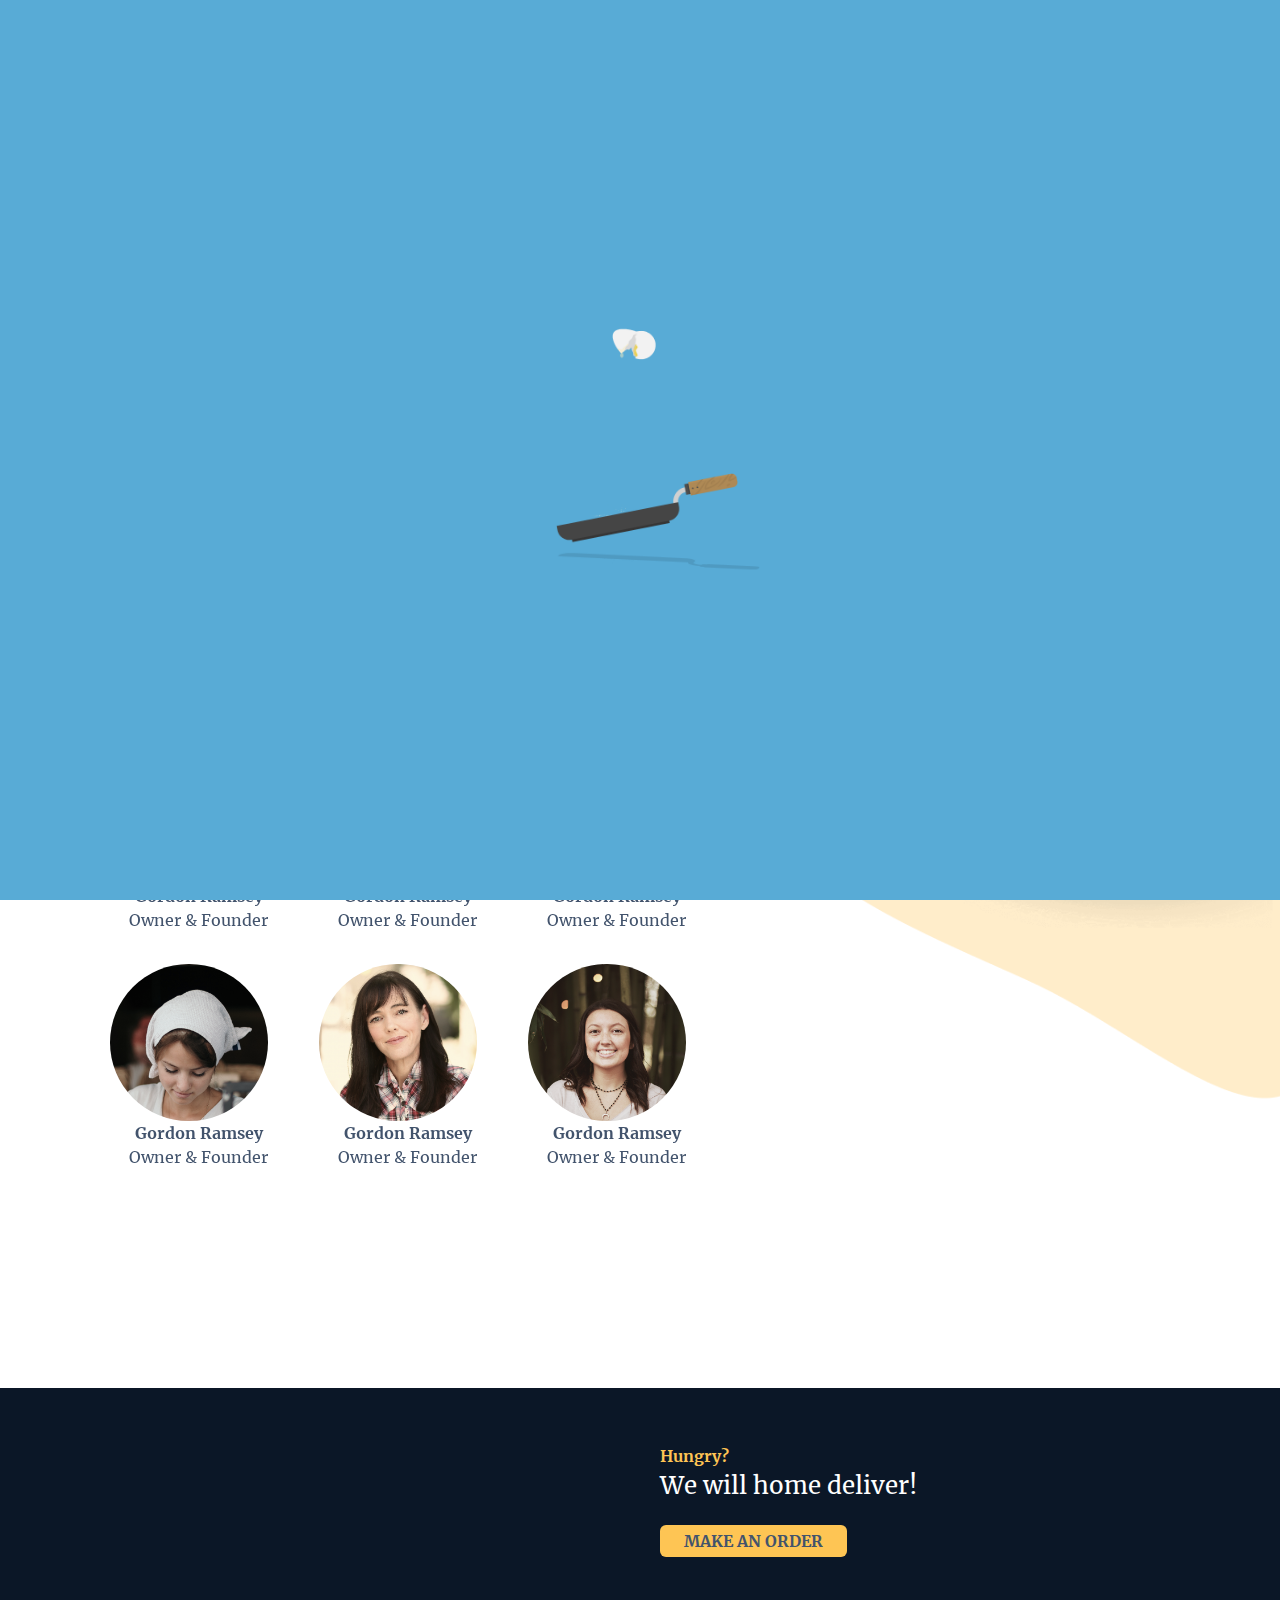
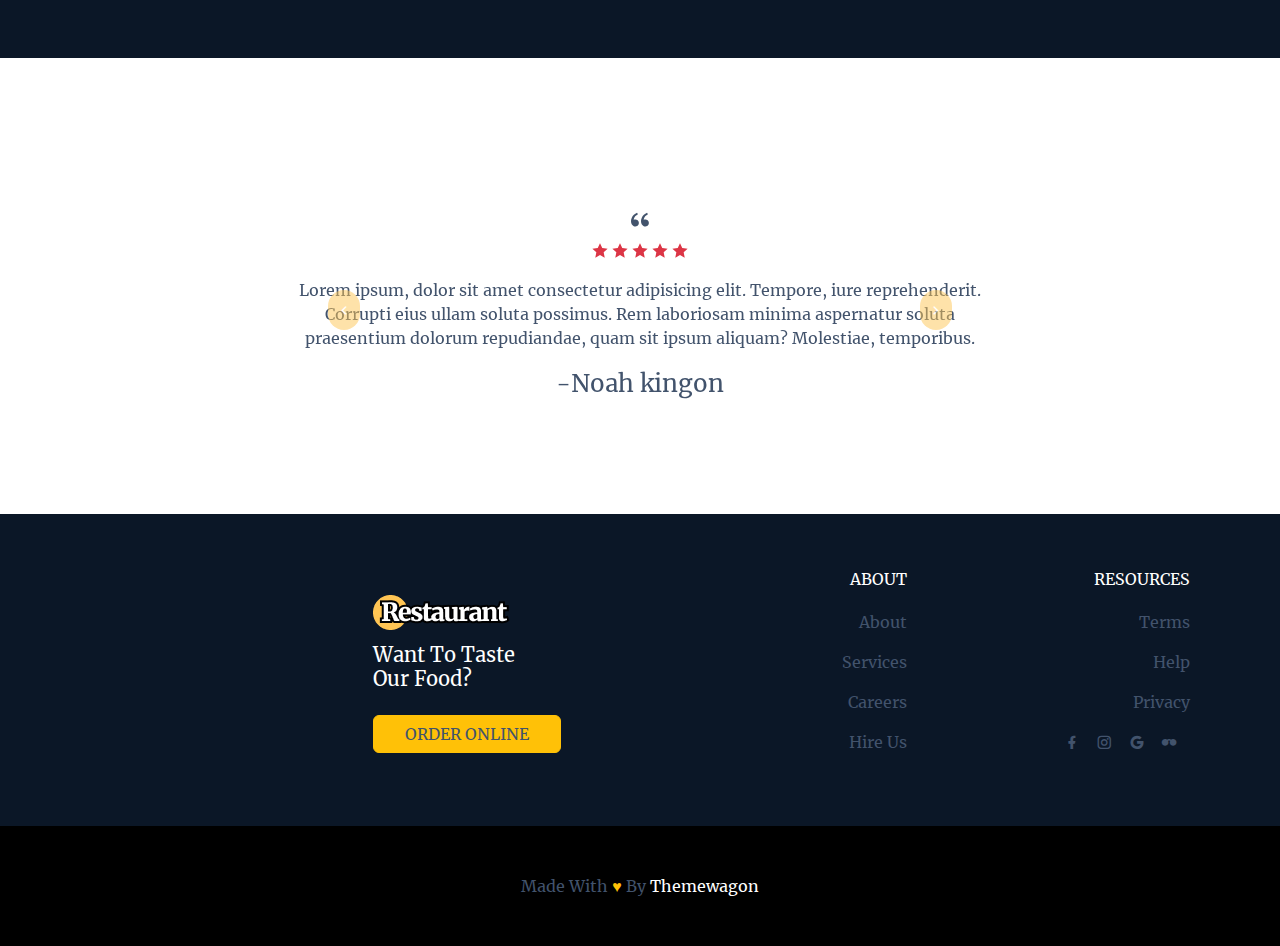
<file: about.html>
<!DOCTYPE html>
<html lang="en">
<head>
    <meta charset="UTF-8">
    <meta name="viewport" content="width=device-width, initial-scale=1.0">
    <title>restaurant</title>
    <link rel="stylesheet" href="style/aos.css">
    <link rel="stylesheet" href="style/style.css">
    <link rel="stylesheet" href="style/bootstrap.min.css">
    <link rel="stylesheet" href="webfonts/stylesheet.css">
    <link rel="stylesheet" href="style/slick.css">
    <link rel="stylesheet" href="style/slick-theme.css">
    <link rel="stylesheet" href="fonts/remixicon.css">
</head>
<body>

    <div class="reloade position-fixed w-100 back7 z-3 top-0 start-0" id="reloade" style="height: 100vh;">
                

        <div class="position-absolute top-50 start-50 translate-middle spin"  role="status">
            <img class="img-fluid" src="img/egg.gif" alt="" >
          </div>
</div>

    <header>
        <nav class="navbar navbar-expand-lg   bg-black" data-bs-theme="dark">
            <div class="container ">
                <a href="" class="navbar-brand fs-3">
                    <img src="img/logo.png" alt="">
                </a>

                <button class="navbar-toggler" data-bs-toggle="collapse" data-bs-target="#navbar">
                    <span class="navbar-toggler-icon"></span>
                </button>

                <div class="navbar-collapse collapse gap-5 " id="navbar">
                    <ul class="navbar-nav m-auto ">
                        <li class="nav-item dropdown">
                            <a class="nav-link dropdown-toggle" data-bs-toggle="dropdown"
                                data-bs-traget="#first-dropdown" data-bs-auto-close="outside">Home</a>
                            <ul class="dropdown-menu " id="first-dropdown">
                                <li><a href="index.html" class="dropdown-item">Header static</a></li>
                                <li><a href="index.html" class="dropdown-item">Header slider</a></li>
                                <li><a href="index.html" class="dropdown-item">Youtube background</a></li>
                                <li><a href="index.html" class="dropdown-item">self hosted vidio</a></li>
                                <li><a href="index.html" class="dropdown-item">RTL</a></li>
                            </ul>
                        </li>


                     

                        <li class="nav-item">
                            <a class="nav-link" href="menu.html">Menu</a>
                        </li>



                        <li class="nav-item">
                            <a class="nav-link" href="gallary.html">Gallary</a>
                        </li>
                        <li class="nav-item">
                            <a class="nav-link" href="about.html">About</a>
                        </li>
                        <li class="nav-item">
                            <a class="nav-link" href="contect.html">Contact</a>
                        </li>
                    </ul>

                    <button class="btn btn-outline-warning" data-bs-toggle="modal" data-bs-target="#examplemodal">
                        MAKE ARESERVATION
                    </button>
                </div>


            </div>
        </nav>
    </header>


  

    <section>
        <div class="modal fade" id="examplemodal">
            <div class="modal-dialog modal-dialog-centered">
                <div class="modal-content">
                    <div class="modal-header position-relative">
                        <div class="col-lg-6  p-2">
                            <h5 class="p-l-5 border-warning border-start border-4 fw-bold">Make A<br />
                                Reservation</h5>
                        </div>
                        <div class="col-lg-6  p-0 position-absolute start-50 top-0 start-0  bottom-0 start-0">
                            <img src="img/pngfind.png" alt="" class="img-fluid rounded ">
                        </div>
                    </div>



                    <div class="modal-body ">
                        <div class="container ">
                            <div class="row">
                                <div class="col-lg-6  p-2">
                                    <div class="input-group">
                                        <span class="input-group-text"><i class="ri-time-line"></i></span>

                                        <select type="text" class="form-select p-0" aria-label="default input example">
                                            <option value="">Time</option>
                                            <option value="">09:00 AM</option>
                                            <option value="">10:00 AM</option>
                                            <option value="">11:00 AM</option>
                                            <option value="">12:00 AM</option>
                                            <option value="">01:00 AM</option>
                                            <option value="">02:00 AM</option>
                                            <option value="">03:00 AM</option>
                                            <option value="">04:00 AM</option>
                                            <option value="">05:00 AM</option>
                                            <option value="">06:00 AM</option>
                                            <option value="">07:00 AM</option>
                                            <option value="">08:00 AM</option>
                                        </select>

                                    </div>

                                </div>
                                <div class="col-lg-6  p-2">
                                    <div class="input-group">
                                        <span class="input-group-text"><i class="ri-calendar-line "></i></span>
                                        <input type="text" class="form-control" placeholder="dd-mm-yyyy">
                                        <span class="input-group-text"><i class="ri-calendar-2-fill"></i></span>
                                    </div>
                                </div>


                                <div class="col-lg-6  my-3">
                                    <input type="text" class="form-control" placeholder="Name">
                                </div>
                                <div class="col-lg-6  my-3">
                                    <input type="text" class="form-control" placeholder="phone">
                                </div>


                                <div class="col-12 ">
                                    <select type="text" class="form-select " aria-label="default input example">
                                        <option value="">person</option>
                                        <option value="">2</option>
                                        <option value="">3</option>
                                        <option value="">4</option>
                                        <option value="">5</option>
                                        <option value="">6</option>
                                        <option value="">7</option>
                                        <option value="">8</option>
                                        <option value="">9</option>
                                        <option value="">10</option>
                                        <option value="">10+</option>
                                    </select>
                                </div>

                                <div class="col-12  my-3">
                                    <input type="text " class="form-control" placeholder="Email">
                                </div>
                            </div>
                        </div>
                    </div>


                    <div class="modal-footer back4">
                        <p class="p-2 text-start text-body-secondary">Apparently we had reached a great height in the
                            atmos,
                            for the sky was a dead black, and the stars had twinkle.
                            By which lifts the light.</p>

                        <div class="d-grid gap-2 col-10 mx-auto back3 rounded">
                            <button class="btn  text-body-secondary fw-bold " type="button">SUBMIT</button>
                        </div>
                    </div>
                </div>
            </div>
        </div>
    </section>


    

    <section>
        <div class="container-fluid  bg-img3">
                <div class="row">
                    <div class="text-center ">
                         
                    </div>
                 
                </div>
        </div>
    </section>

    <section class="height position-relative m-bott-5 ">

        <img src="img/soup.png" alt=""
         data-aos="fade-left"
        data-aos-anchor="#example-anchor"
        data-aos-offset="500"
        data-aos-duration="500"
            class="img-fluid position-absolute top-50 end-0 translate-middle-y d-none d-lg-block" width="40%"  >
        <div class="container ">

            <div class="col-lg-7 p-4  ">
                <p class="color1 p-t fs-4 fw-bold" data-aos="fade-up" data-aos-duration="2000">About Us</p>
                <p class="fs-2 fw-bold" data-aos="fade-up" data-aos-duration="2000">Who Are We?</p>
                <p class="color1" data-aos="fade-up" data-aos-duration="2000">We are a chain of theme restaurant founded in 1971 in London. In 1979,<br />
                    the cafe began covering its walls with rock and roll memorabilia,
                    a<br /> tradition which expanded to others in the chain.</p>
                <button class="btn btn-warning color1 fs-bold " data-aos="fade-up" data-aos-duration="2000">LEARN MORE</button>


                <div class="row row-cols-2 row-cols-md-3 my-3" data-aos="fade-up" data-aos-duration="2000">
                    <div class="col  p-3">
                        <img src="img/user1.png" alt="" class="img-fluid rounded-circle " width="89%">

                        <p class="p-0 m-0 text-center color1  fw-bold">Gordon Ramsey</p>
                        <p class="p-0 m-0 text-center color1 fs-6">Owner & Founder</p>
                    </div>
                    <div class="col  p-3">
                        <img src="img/user2.png" alt="" class="img-fluid rounded-circle " width="89%">

                        <p class="p-0 m-0 text-center color1  fw-bold">Gordon Ramsey</p>
                        <p class="p-0 m-0 text-center color1 fs-6">Owner & Founder</p>
                    </div>
                    <div class="col  p-3">
                        <img src="img/user3.png" alt="" class="img-fluid rounded-circle " width="89%">

                        <p class="p-0 m-0 text-center color1  fw-bold">Gordon Ramsey</p>
                        <p class="p-0 m-0 text-center color1 fs-6">Owner & Founder</p>
                    </div>
                    <div class="col  p-3">
                        <img src="img/user4.png" alt="" class="img-fluid rounded-circle " width="89%">

                        <p class="p-0 m-0 text-center color1  fw-bold">Gordon Ramsey</p>
                        <p class="p-0 m-0 text-center color1 fs-6">Owner & Founder</p>
                    </div>
                    <div class="col  p-3">
                        <img src="img/user5.png" alt="" class="img-fluid rounded-circle " width="89%">

                        <p class="p-0 m-0 text-center color1  fw-bold">Gordon Ramsey</p>
                        <p class="p-0 m-0 text-center color1 fs-6">Owner & Founder</p>
                    </div>
                    <div class="col  p-3">
                        <img src="img/user6.png" alt="" class="img-fluid rounded-circle " width="89%">

                        <p class="p-0 m-0 text-center color1  fw-bold">Gordon Ramsey</p>
                        <p class="p-0 m-0 text-center color1 fs-6">Owner & Founder</p>
                    </div>
                </div>
            </div>



        </div>


    </section>


    
        <!-- ---------------------------------------------------freinch-start-------------------------------------- -->

        <section class="my-5"
            style="background-color: #0b1727; height:270px; position: relative;margin-top: 120px!important;">
            <div class="container ">
                <div class="row flex-lg-row flex-row-reverse ">
                    <div class="col-md-6 col-sm-12 col-12 r d-none d-md-block">
                        <div class="d-flex justify-content-end">
                            <div class=" overflow-hidden position-absolute" style="bottom:0;">
                                <img src="img/fried-clipart-transparent-background-7.png" style="width:300px;" data-aos="fade-up"  data-aos-duration="2000">
                            </div>
                        </div>

                    </div>
                    <div class="col-md-6 col-sm-12 col-12">
                        <div class="p-2  mt-5 ">
                            <p class="mb-1 fw-bold" style="color:#ffc554;">Hungry?</p>
                            <h4 class="text-white">We will home deliver!</h4>
                            <button
                                class="border-0 btn-yellow px-4 py-1 back4 color1 rounded-2 fw-semibold mb-0 mt-3">MAKE
                                AN ORDER</button>
                        </div>
                    </div>
                </div>
            </div>

        </section>

        <!-- ---------------------------------------------------freinch-end-------------------------------------- -->


         <!-- ---------------------------------------------------crousal-start-------------------------------------- -->


         <section class="position-relative  p-5 ">
            <div class="container  p-5">

                <img src="img/pizza2.png" alt="" class="img-fluid position-absolute bottom-0 end-0 d-none d-lg-block"
                    width="300px"  data-aos="fade-" data-aos-duration="2000">
                <div class="col-8  mx-auto">
                    <div id="carouselExample" class="carousel slide">
                        <div class="carousel-inner">
                            <div class="carousel-item active">
                                <div class="text-center">
                                    <i class="ri-double-quotes-l fs-4 color1"></i>
                                    <p class="text-danger">
                                        <i class="ri-star-fill"></i>
                                        <i class="ri-star-fill"></i>
                                        <i class="ri-star-fill"></i>
                                        <i class="ri-star-fill"></i>
                                        <i class="ri-star-fill"></i>

                                    </p>

                                    <p class="color1">Lorem ipsum, dolor sit amet consectetur adipisicing elit. Tempore,
                                        iure reprehenderit. Corrupti eius ullam soluta possimus. Rem laboriosam minima
                                        aspernatur soluta praesentium dolorum repudiandae, quam sit ipsum aliquam?
                                        Molestiae, temporibus.
                                    </p>

                                    <p class="color1 fs-bold fs-4">-Noah kingon</p>

                                </div>

                            </div>
                            <div class="carousel-item">
                                <div class="text-center">
                                    <i class="ri-double-quotes-l fs-4 color1"></i>
                                    <p class="text-danger">
                                        <i class="ri-star-fill"></i>
                                        <i class="ri-star-fill"></i>
                                        <i class="ri-star-fill"></i>
                                        <i class="ri-star-fill"></i>
                                        <i class="ri-star-fill"></i>

                                    </p>

                                    <p class="color1">Lorem ipsum, dolor sit amet consectetur adipisicing elit. Tempore,
                                        iure reprehenderit. Lorem ipsum, dolor sit amet consectetur adipisicing elit.
                                    </p>

                                    <p class="color1 fs-bold fs-4">-Richard Hendriks</p>

                                </div>
                            </div>
                            <div class="carousel-item">
                                <div class="text-center">
                                    <i class="ri-double-quotes-l fs-4 color1"></i>
                                    <p class="text-danger">
                                        <i class="ri-star-fill"></i>
                                        <i class="ri-star-fill"></i>
                                        <i class="ri-star-fill"></i>
                                        <i class="ri-star-fill"></i>
                                        <i class="ri-star-fill"></i>

                                    </p>

                                    <p class="color1">Lorem ipsum, dolor sit amet consectetur adipisicing elit. Tempore,
                                        iure reprehenderit. Corrupti eius ullam soluta possimus. Rem laboriosam minima.
                                    </p>

                                    <p class="color1 fs-bold fs-4">-Lily Rose</p>

                                </div>
                            </div>
                        </div>
                        <button class="carousel-control-prev" type="button" data-bs-target="#carouselExample"
                            data-bs-slide="prev">
                            <span class=" back4 rounded-4 p-2"><i class="ri-arrow-left-s-line"></i></span>

                        </button>
                        <button class="carousel-control-next" type="button" data-bs-target="#carouselExample"
                            data-bs-slide="next">
                            <span class="back4 rounded-4 p-2"><i class="ri-arrow-right-s-line"></i></span>
                        </button>
                    </div>
                </div>
            </div>
        </section>

        <!-- ---------------------------------------------------carousal-end-------------------------------------- -->




    

    
    
          <!-- ---------------------------------------------------footer-------------------------------------- -->
          <footer class="back1 p-4">
            <div class="container  p-3">
                <div class="row row-cols-1 row-cols-md-3 row-cols-lg-4">
                    <div class="col  p-3 position-relative">
                        <img src="img/pngfood2.png" alt="" class="position-absolute bottom--1 end-0 img-fluid imgnone"  data-aos="fade-up" data-aos-duration="2000"
                            width="30.5%">

                    </div>
                    <div class="col  p-3">
                        <img src="img/logo.png" alt="" class="p-t">
                        <p class="h5 p-t-5 text-white">Want To Taste<br />
                            Our Food?</p>
                        <div class="d-grid gap-2 col-9 mt-4  ">
                            <button class="btn btn-warning color1" type="button">ORDER ONLINE</button>
                        </div>

                    </div>
                    <div class="col  p-3 text-end textstart">
                        <p class="h6 text-white textstart">ABOUT</p>

                        <p class="color1 p-t-5   textstart">About</p>
                        <p class="color1  textstart">Services</p>
                        <p class="color1  textstart ">Careers</p>
                        <p class="color1   textstart">Hire Us</p>
                    </div>
                    <div class="col  p-3 text-end textstart">
                        <p class="h6 text-white  textstart">RESOURCES
                        </p>

                        <p class="color1 p-t-5  textstart">Terms</p>
                        <p class="color1   textstart">Help</p>
                        <p class="color1   textstart">Privacy
                        </p>


                        <p class="textstart">
                            <i class=" color1 p-r-5  ri-facebook-fill "></i>
                            <i class=" color1 p-r-5  ri-instagram-line "></i>
                            <i class=" color1 p-r-5  ri-google-fill  "></i>
                            <i class=" color1 p-r-5  ri-glasses-fill  "></i>
                        </p>
                    </div>
                </div>
            </div>
        </footer>


        <footer class="bg-black">
            <div class="container p-4">
                <div class="row">
                    <div class="col-12 p-2 text-center">
                        <p>
                        <div class="color1 d-inline fs-bold">Made With</div>
                        <div class="text-warning d-inline">♥</div>
                        <div class="color1 d-inline fs-bold">By</div>
                        <div class="text-white d-inline">Themewagon</div>
                        </p>
                    </div>
                </div>
            </div>
        </footer>


    
    
    <script src="js/jquery-3.7.1.min.js"></script>
    <script src="js/slick.min.js"></script>
    <script src="js/script.js"></script>
    <script src="js/bootstrap.bundle.min.js"></script>
    <script src="js/aos.js"></script>

    <script>
        AOS.init();
      </script>

<script>
    setTimeout(() => {
        let reload = document.getElementById("reloade");

        reload.style.display="none";
    }, 2000);
</script>


</body>
</html>
</file>
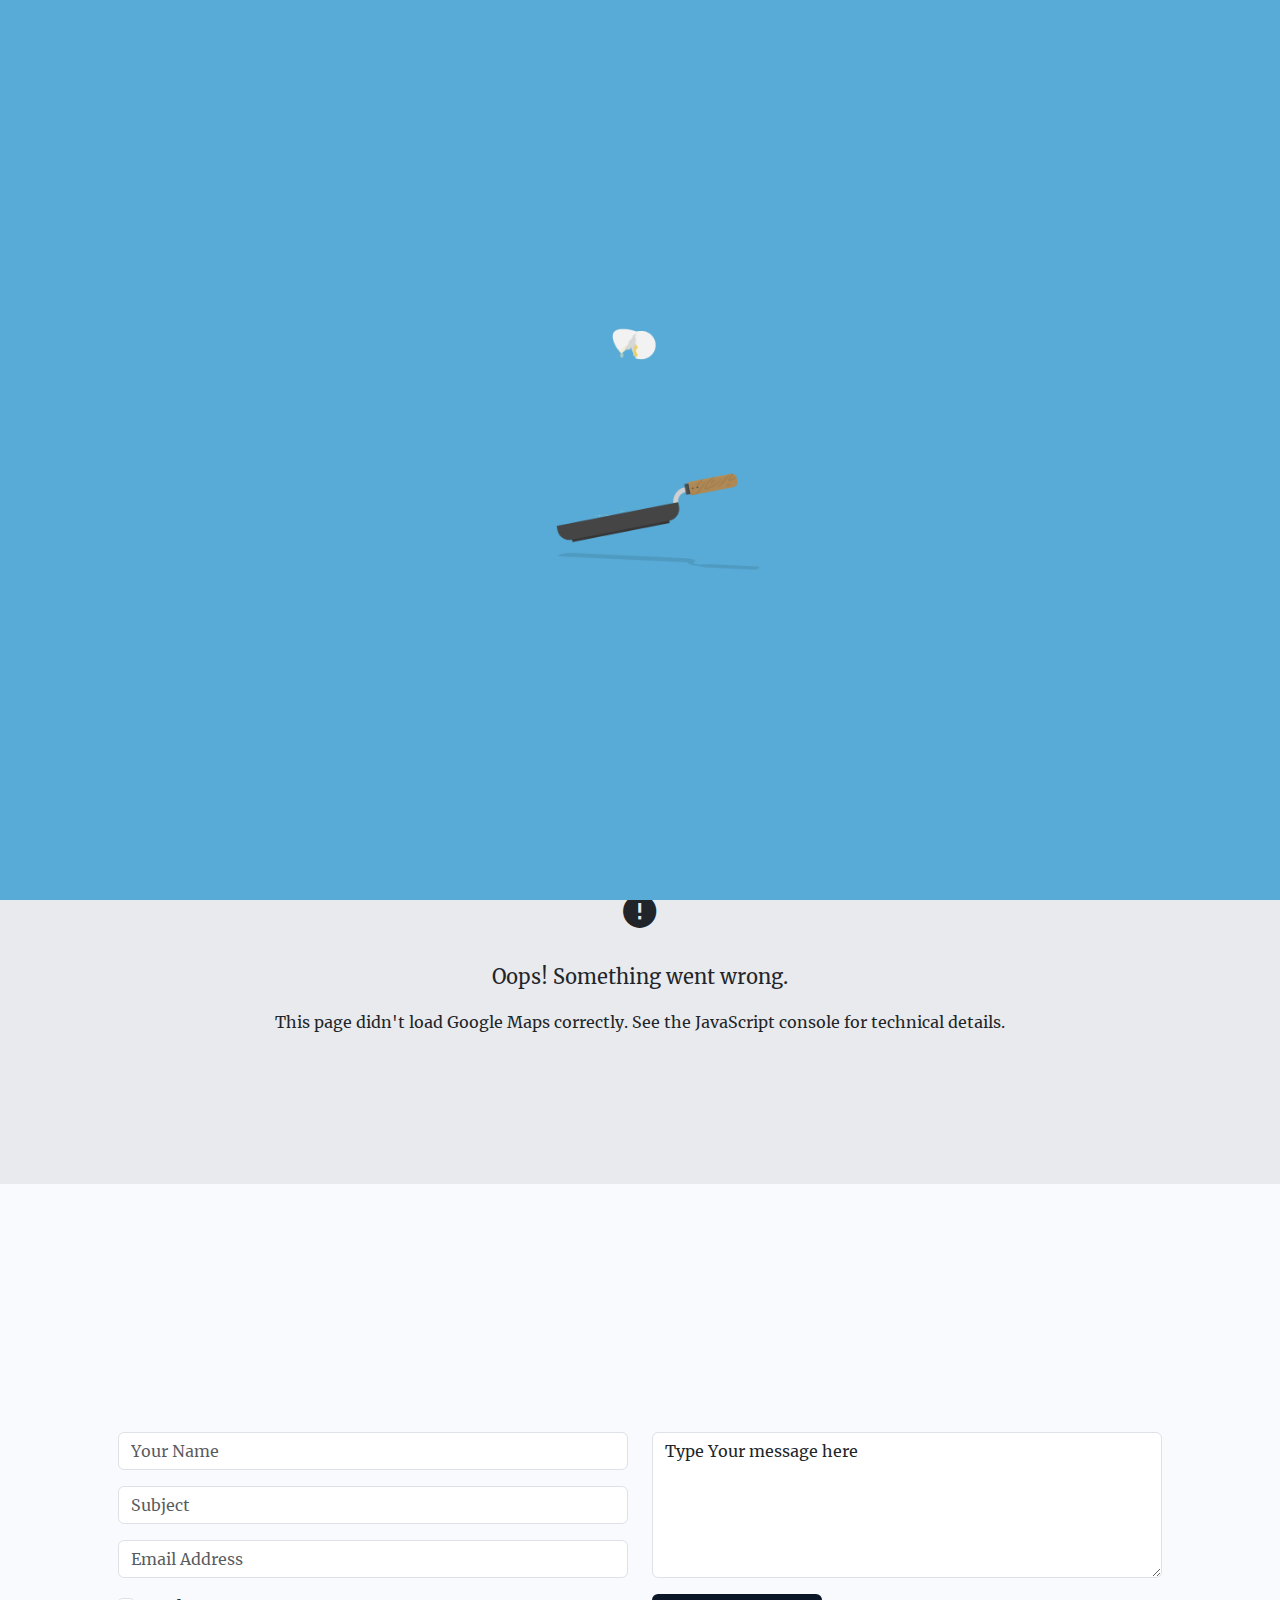
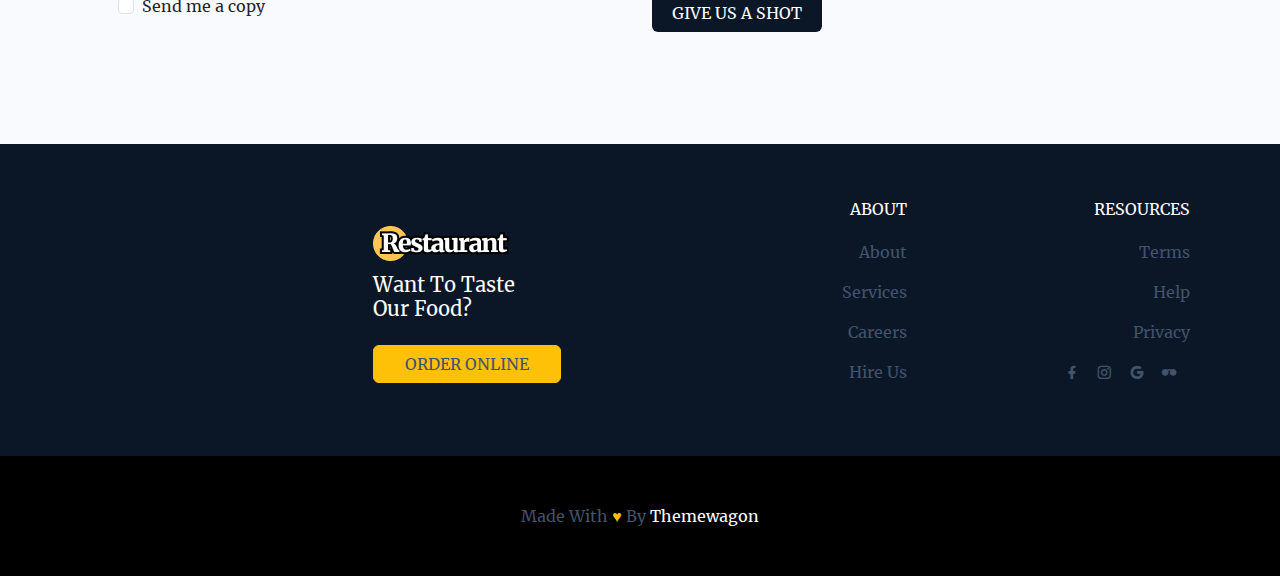
<file: contect.html>
<!DOCTYPE html>
<html lang="en">
<head>
    <meta charset="UTF-8">
    <meta name="viewport" content="width=device-width, initial-scale=1.0">
    <title>restaurant</title>
    <link rel="stylesheet" href="style/aos.css">
    <link rel="stylesheet" href="style/style.css">
    <link rel="stylesheet" href="style/bootstrap.min.css">
    <link rel="stylesheet" href="webfonts/stylesheet.css">
    <link rel="stylesheet" href="style/slick.css">
    <link rel="stylesheet" href="style/slick-theme.css">
    <link rel="stylesheet" href="fonts/remixicon.css">
</head>
<body>


    <div class="reloade position-fixed w-100 back7 z-3 top-0 start-0" id="reloade" style="height: 100vh;">
                

        <div class="position-absolute top-50 start-50 translate-middle spin"  role="status">
            <img class="img-fluid" src="img/egg.gif" alt="" >
          </div>
</div>

    <header>
        <nav class="navbar navbar-expand-lg   bg-black" data-bs-theme="dark">
            <div class="container ">
                <a href="" class="navbar-brand fs-3">
                    <img src="img/logo.png" alt="">
                </a>

                <button class="navbar-toggler" data-bs-toggle="collapse" data-bs-target="#navbar">
                    <span class="navbar-toggler-icon"></span>
                </button>

                <div class="navbar-collapse collapse gap-5 " id="navbar">
                    <ul class="navbar-nav m-auto ">
                        <li class="nav-item dropdown">
                            <a class="nav-link dropdown-toggle" data-bs-toggle="dropdown"
                                data-bs-traget="#first-dropdown" data-bs-auto-close="outside">Home</a>
                            <ul class="dropdown-menu " id="first-dropdown">
                                <li><a href="index.html" class="dropdown-item">Header static</a></li>
                                <li><a href="index.html" class="dropdown-item">Header slider</a></li>
                                <li><a href="index.html" class="dropdown-item">Youtube background</a></li>
                                <li><a href="index.html" class="dropdown-item">self hosted vidio</a></li>
                                <li><a href="index.html" class="dropdown-item">RTL</a></li>
                            </ul>
                        </li>


                    

                        <li class="nav-item">
                            <a class="nav-link" href="menu.html">Menu</a>
                        </li>



                        <li class="nav-item">
                            <a class="nav-link" href="gallary.html">Gallary</a>
                        </li>
                        <li class="nav-item">
                            <a class="nav-link" href="about.html">About</a>
                        </li>
                        <li class="nav-item">
                            <a class="nav-link" href="contect.html">Contact</a>
                        </li>
                    </ul>

                    <button class="btn btn-outline-warning" data-bs-toggle="modal" data-bs-target="#examplemodal">
                        MAKE ARESERVATION
                    </button>
                </div>


            </div>
        </nav>
    </header>


  

    <section>
        <div class="modal fade" id="examplemodal">
            <div class="modal-dialog modal-dialog-centered">
                <div class="modal-content">
                    <div class="modal-header position-relative">
                        <div class="col-lg-6  p-2">
                            <h5 class="p-l-5 border-warning border-start border-4 fw-bold">Make A<br />
                                Reservation</h5>
                        </div>
                        <div class="col-lg-6  p-0 position-absolute start-50 top-0 start-0  bottom-0 start-0">
                            <img src="img/pngfind.png" alt="" class="img-fluid rounded ">
                        </div>
                    </div>



                    <div class="modal-body ">
                        <div class="container ">
                            <div class="row">
                                <div class="col-lg-6  p-2">
                                    <div class="input-group">
                                        <span class="input-group-text"><i class="ri-time-line"></i></span>

                                        <select type="text" class="form-select p-0" aria-label="default input example">
                                            <option value="">Time</option>
                                            <option value="">09:00 AM</option>
                                            <option value="">10:00 AM</option>
                                            <option value="">11:00 AM</option>
                                            <option value="">12:00 AM</option>
                                            <option value="">01:00 AM</option>
                                            <option value="">02:00 AM</option>
                                            <option value="">03:00 AM</option>
                                            <option value="">04:00 AM</option>
                                            <option value="">05:00 AM</option>
                                            <option value="">06:00 AM</option>
                                            <option value="">07:00 AM</option>
                                            <option value="">08:00 AM</option>
                                        </select>

                                    </div>

                                </div>
                                <div class="col-lg-6  p-2">
                                    <div class="input-group">
                                        <span class="input-group-text"><i class="ri-calendar-line "></i></span>
                                        <input type="text" class="form-control" placeholder="dd-mm-yyyy">
                                        <span class="input-group-text"><i class="ri-calendar-2-fill"></i></span>
                                    </div>
                                </div>


                                <div class="col-lg-6  my-3">
                                    <input type="text" class="form-control" placeholder="Name">
                                </div>
                                <div class="col-lg-6  my-3">
                                    <input type="text" class="form-control" placeholder="phone">
                                </div>


                                <div class="col-12 ">
                                    <select type="text" class="form-select " aria-label="default input example">
                                        <option value="">person</option>
                                        <option value="">2</option>
                                        <option value="">3</option>
                                        <option value="">4</option>
                                        <option value="">5</option>
                                        <option value="">6</option>
                                        <option value="">7</option>
                                        <option value="">8</option>
                                        <option value="">9</option>
                                        <option value="">10</option>
                                        <option value="">10+</option>
                                    </select>
                                </div>

                                <div class="col-12  my-3">
                                    <input type="text " class="form-control" placeholder="Email">
                                </div>
                            </div>
                        </div>
                    </div>


                    <div class="modal-footer back4">
                        <p class="p-2 text-start text-body-secondary">Apparently we had reached a great height in the
                            atmos,
                            for the sky was a dead black, and the stars had twinkle.
                            By which lifts the light.</p>

                        <div class="d-grid gap-2 col-10 mx-auto back3 rounded">
                            <button class="btn  text-body-secondary fw-bold " type="button">SUBMIT</button>
                        </div>
                    </div>
                </div>
            </div>
        </div>
    </section>


    

    <!-- <section>
        <div class="container-fluid  bg-img3">
                <div class="row">
                    <div class="text-center ">
                          <h1 class="text-warning p-t-5 h1">Gallery</h1> 
                          <p class="text-white text-break ">TAKE A LOOK INSIDE</p>
                    </div>
                 
                </div>
        </div>
    </section> -->



     <!-- --------------------------------------contect------------------------------- -->



     <section class="p-5 back2 position-relative ">
        <img src="img/green.png" alt="" class="img-fluid position-absolute bottom-0 start-0 d-none " data-aos="fade-right"
        data-aos-offset="300"
        data-aos-duration="1000"
        data-aos-easing="ease-in-sine">
        <div class="container  p-5  position-relative">
            <div class="text-center p-4">
                <p class="fs-4 color1 fs-bold" data-aos="fade-up" data-aos-duration="2000">Location & Timing</p>
                <h1 class="p-b-5 fs-1 fs-bold h1"  data-aos="fade-up" data-aos-duration="2000">Contact with us</h1>
            </div>

            <div class="row row-cols-1 row-cols-md-2 row-cols-lg-3">
                <div class="col  p-2">
                    <div class="p-3  rounded shadow2 bg-white">

                        <div class="d-flex p-1">
                            <i class="ri-map-2-line fs-5 color2"></i>
                            <p class="d-inline text-start  color1   p-l-5">Av. Paz Soldán 290, San<br />
                                Isidro, Lima 27 - Peru</p>
                        </div>

                        <div class="d-flex">
                            <i class="ri-phone-fill fs-5 color2"></i>
                            <p class="d-inline text-start  color1   p-l-5">+511 442-2777</p>
                        </div>

                        <div class="d-flex">
                            <i class="ri-mail-unread-line fs-5 color2"></i>
                            <p class="d-inline text-start p-l-5  color1 m-bottom-20  ">mail@restaurantpro.com</p>
                        </div>

                    </div>
                </div>
                <div class="col  p-2">
                    <div class="p-3  rounded shadow2 bg-white">
                        <p class="color2 fs-bold">Hours of service</p>

                        <p class="p-0 m-bottom-1">Monday to Saturday</p>
                        <p class="p-0 mb-0 m-top-1 color1">1:00 pm - 3:00 pm and</p>
                        <p class="p-0  color1">7:00 pm - 11:00 pm</p>



                        <p class="m-bottom-1 m-top-5">Monday to Saturday</p>
                        <p class="p-0  m-top-1 color1">1:00 pm - 3:00 pm and</p>
                    </div>
                </div>
                <div class="col  p-2">
                    <div class="p-3  rounded shadow2 bg-white position-relative">

                        <img src="img/kisspng-soup.png" alt="" class="position-absolute top-0 end-0 img-fluid" data-aos="fade-down-left" 
                            width="30%">
                        <p>Telephone support:</p>
                        <p class="color1">Monday to Saturday from<br />
                            9:00 am to 9:00 pm</p>

                        <button class="btn btn-warning m-bottom-18 back6 border-0 text-white col-8 mt-1">MAKE A
                            RESERVATION</button>


                    </div>
                </div>
            </div>

        </div>
    </section>


    <!-- ---------------------------------------------------contect-end-------------------------------------- -->


      <!-- ---------------------------------------------------map-start-------------------------------------- -->
      <section class="back5 p-5">
        <div class="container p-5">

            <div class="row">
                <div class="col-12  text-center p-5">
                    <i class="ri-error-warning-fill fs-1"></i>
                    <h5 class="my-4 fs-5">Oops! Something went wrong.</h5>
                    <h6 class="fs-6">This page didn't load Google Maps correctly. See the JavaScript console for
                        technical details.</h6>
                </div>
            </div>

        </div>
    </section>

       <!-- ---------------------------------------------------map-end-------------------------------------- -->

    <!-- ---------------------------------------------------mail-start-------------------------------------- -->

    <section class="  p-5 padding-0 back3">
        <div class="container  p-5 padding-0">
            <h1 class="text-center p-2 fs-bold"  data-aos="fade-up" data-aos-duration="2000">Feel free to drop us a line!</h1>
            <p class="text-center"  data-aos="fade-up" data-aos-duration="2000">Let's talk if you have any query or suggestion. We are open to learn <br /> from
                you. So don't hesitate to reach us anytime.</p>


            <div class="row row-cols-1 row-cols-md-2 ">
                <div class="col ">
                    <input class="form-control my-3 " type="text" placeholder="Your Name"
                        aria-label="default input example">
                    <input class="form-control my-3 " type="text" placeholder="Subject"
                        aria-label="default input example">
                    <input class="form-control my-3 " type="text" placeholder="Email Address"
                        aria-label="default input example">
                    <div class="form-check my-3">
                        <input class="form-check-input" type="checkbox" value="" id="flexCheckDefault">
                        <label class="form-check-label" for="flexCheckDefault">
                            Send me a copy
                        </label>
                    </div>
                </div>
                <div class="col ">
                    <textarea class="form-control mt-3 height2" id="exampleFormControlTextarea1"
                        rows="5.5">Type Your message here</textarea>

                    <div class="d-grid gap-2 col-4 my-3 back1 rounded">
                        <button class="btn text-white" type="button">GIVE US A SHOT</button>
                    </div>
                </div>


            </div>
        </div>
    </section>

  <!-- ---------------------------------------------------mail-end-------------------------------------- -->



    
    
          <!-- ---------------------------------------------------footer-------------------------------------- -->
          <footer class="back1 p-4">
            <div class="container  p-3">
                <div class="row row-cols-1 row-cols-md-3 row-cols-lg-4">
                    <div class="col  p-3 position-relative">
                        <img src="img/pngfood2.png" alt="" class="position-absolute bottom--1 end-0 img-fluid imgnone"  data-aos="fade-up" data-aos-duration="2000"
                            width="30.5%">

                    </div>
                    <div class="col  p-3">
                        <img src="img/logo.png" alt="" class="p-t">
                        <p class="h5 p-t-5 text-white">Want To Taste<br />
                            Our Food?</p>
                        <div class="d-grid gap-2 col-9 mt-4  ">
                            <button class="btn btn-warning color1" type="button">ORDER ONLINE</button>
                        </div>

                    </div>
                    <div class="col  p-3 text-end textstart">
                        <p class="h6 text-white textstart">ABOUT</p>

                        <p class="color1 p-t-5   textstart">About</p>
                        <p class="color1  textstart">Services</p>
                        <p class="color1  textstart ">Careers</p>
                        <p class="color1   textstart">Hire Us</p>
                    </div>
                    <div class="col  p-3 text-end textstart">
                        <p class="h6 text-white  textstart">RESOURCES
                        </p>

                        <p class="color1 p-t-5  textstart">Terms</p>
                        <p class="color1   textstart">Help</p>
                        <p class="color1   textstart">Privacy
                        </p>


                        <p class="textstart">
                            <i class=" color1 p-r-5  ri-facebook-fill "></i>
                            <i class=" color1 p-r-5  ri-instagram-line "></i>
                            <i class=" color1 p-r-5  ri-google-fill  "></i>
                            <i class=" color1 p-r-5  ri-glasses-fill  "></i>
                        </p>
                    </div>
                </div>
            </div>
        </footer>


        <footer class="bg-black">
            <div class="container p-4">
                <div class="row">
                    <div class="col-12 p-2 text-center">
                        <p>
                        <div class="color1 d-inline fs-bold">Made With</div>
                        <div class="text-warning d-inline">♥</div>
                        <div class="color1 d-inline fs-bold">By</div>
                        <div class="text-white d-inline">Themewagon</div>
                        </p>
                    </div>
                </div>
            </div>
        </footer>


    
    
    <script src="js/jquery-3.7.1.min.js"></script>
    <script src="js/slick.min.js"></script>
    <script src="js/script.js"></script>
    <script src="js/bootstrap.bundle.min.js"></script>
    <script src="js/aos.js"></script>

    <script>
        AOS.init();
      </script>

<script>
    setTimeout(() => {
        let reload = document.getElementById("reloade");

        reload.style.display="none";
    }, 2000);
</script>


</body>
</html>
</file>
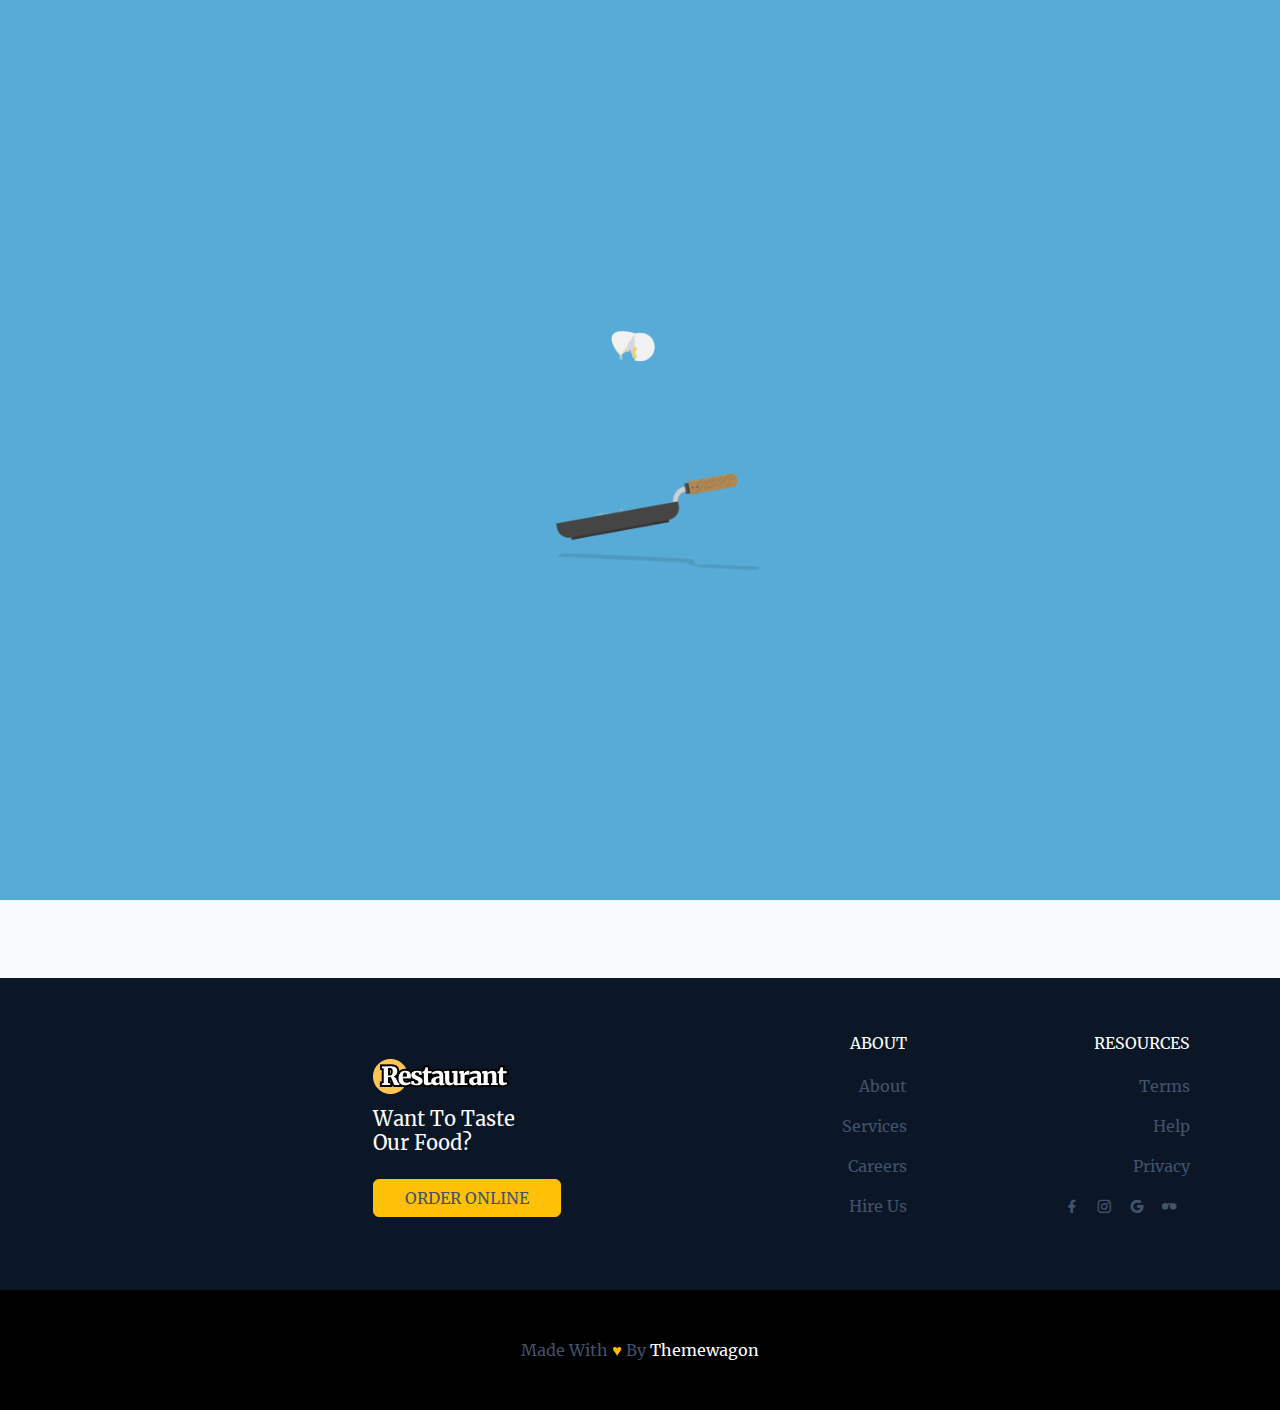
<file: gallary.html>
<!DOCTYPE html>
<html lang="en">
<head>
    <meta charset="UTF-8">
    <meta name="viewport" content="width=device-width, initial-scale=1.0">
    <title>restaurant</title>
    <link rel="stylesheet" href="style/aos.css">
    <link rel="stylesheet" href="style/style.css">
    <link rel="stylesheet" href="style/bootstrap.min.css">
    <link rel="stylesheet" href="webfonts/stylesheet.css">
    <link rel="stylesheet" href="style/slick.css">
    <link rel="stylesheet" href="style/slick-theme.css">
    <link rel="stylesheet" href="fonts/remixicon.css">
</head>
<body>

    <div class="reloade position-fixed w-100 back7 z-3 top-0 start-0" id="reloade" style="height: 100vh;">
                

        <div class="position-absolute top-50 start-50 translate-middle spin"  role="status">
            <img class="img-fluid" src="img/egg.gif" alt="" >
          </div>
</div>

    <header>
        <nav class="navbar navbar-expand-lg   bg-black" data-bs-theme="dark">
            <div class="container ">
                <a href="" class="navbar-brand fs-3">
                    <img src="img/logo.png" alt="">
                </a>

                <button class="navbar-toggler" data-bs-toggle="collapse" data-bs-target="#navbar">
                    <span class="navbar-toggler-icon"></span>
                </button>

                <div class="navbar-collapse collapse gap-5 " id="navbar">
                    <ul class="navbar-nav m-auto ">
                        <li class="nav-item dropdown">
                            <a class="nav-link dropdown-toggle" data-bs-toggle="dropdown"
                                data-bs-traget="#first-dropdown" data-bs-auto-close="outside">Home</a>
                            <ul class="dropdown-menu " id="first-dropdown">
                                <li><a href="index.html" class="dropdown-item">Header static</a></li>
                                <li><a href="index.html" class="dropdown-item">Header slider</a></li>
                                <li><a href="index.html" class="dropdown-item">Youtube background</a></li>
                                <li><a href="index.html" class="dropdown-item">self hosted vidio</a></li>
                                <li><a href="index.html" class="dropdown-item">RTL</a></li>
                            </ul>
                        </li>



                        <li class="nav-item">
                            <a class="nav-link" href="menu.html">Menu</a>
                        </li>



                        <li class="nav-item">
                            <a class="nav-link" href="gallary.html">Gallary</a>
                        </li>
                        <li class="nav-item">
                            <a class="nav-link" href="about.html">About</a>
                        </li>
                        <li class="nav-item">
                            <a class="nav-link" href="contect.html">Contact</a>
                        </li>
                    </ul>

                    <button class="btn btn-outline-warning" data-bs-toggle="modal" data-bs-target="#examplemodal">
                        MAKE ARESERVATION
                    </button>
                </div>


            </div>
        </nav>
    </header>


  

    <section>
        <div class="modal fade" id="examplemodal">
            <div class="modal-dialog modal-dialog-centered">
                <div class="modal-content">
                    <div class="modal-header position-relative">
                        <div class="col-lg-6  p-2">
                            <h5 class="p-l-5 border-warning border-start border-4 fw-bold">Make A<br />
                                Reservation</h5>
                        </div>
                        <div class="col-lg-6  p-0 position-absolute start-50 top-0 start-0  bottom-0 start-0">
                            <img src="img/pngfind.png" alt="" class="img-fluid rounded ">
                        </div>
                    </div>



                    <div class="modal-body ">
                        <div class="container ">
                            <div class="row">
                                <div class="col-lg-6  p-2">
                                    <div class="input-group">
                                        <span class="input-group-text"><i class="ri-time-line"></i></span>

                                        <select type="text" class="form-select p-0" aria-label="default input example">
                                            <option value="">Time</option>
                                            <option value="">09:00 AM</option>
                                            <option value="">10:00 AM</option>
                                            <option value="">11:00 AM</option>
                                            <option value="">12:00 AM</option>
                                            <option value="">01:00 AM</option>
                                            <option value="">02:00 AM</option>
                                            <option value="">03:00 AM</option>
                                            <option value="">04:00 AM</option>
                                            <option value="">05:00 AM</option>
                                            <option value="">06:00 AM</option>
                                            <option value="">07:00 AM</option>
                                            <option value="">08:00 AM</option>
                                        </select>

                                    </div>

                                </div>
                                <div class="col-lg-6  p-2">
                                    <div class="input-group">
                                        <span class="input-group-text"><i class="ri-calendar-line "></i></span>
                                        <input type="text" class="form-control" placeholder="dd-mm-yyyy">
                                        <span class="input-group-text"><i class="ri-calendar-2-fill"></i></span>
                                    </div>
                                </div>


                                <div class="col-lg-6  my-3">
                                    <input type="text" class="form-control" placeholder="Name">
                                </div>
                                <div class="col-lg-6  my-3">
                                    <input type="text" class="form-control" placeholder="phone">
                                </div>


                                <div class="col-12 ">
                                    <select type="text" class="form-select " aria-label="default input example">
                                        <option value="">person</option>
                                        <option value="">2</option>
                                        <option value="">3</option>
                                        <option value="">4</option>
                                        <option value="">5</option>
                                        <option value="">6</option>
                                        <option value="">7</option>
                                        <option value="">8</option>
                                        <option value="">9</option>
                                        <option value="">10</option>
                                        <option value="">10+</option>
                                    </select>
                                </div>

                                <div class="col-12  my-3">
                                    <input type="text " class="form-control" placeholder="Email">
                                </div>
                            </div>
                        </div>
                    </div>


                    <div class="modal-footer back4">
                        <p class="p-2 text-start text-body-secondary">Apparently we had reached a great height in the
                            atmos,
                            for the sky was a dead black, and the stars had twinkle.
                            By which lifts the light.</p>

                        <div class="d-grid gap-2 col-10 mx-auto back3 rounded">
                            <button class="btn  text-body-secondary fw-bold " type="button">SUBMIT</button>
                        </div>
                    </div>
                </div>
            </div>
        </div>
    </section>


    

    <section>
        <div class="container-fluid  bg-img3">
                <div class="row">
                    <div class="text-center ">
                          <h1 class="text-warning p-t-5 h1">Gallery</h1> 
                          <p class="text-white text-break ">TAKE A LOOK INSIDE</p>
                    </div>
                 
                </div>
        </div>
    </section>

    <!-- ---------------------------------------------------phots-start-------------------------------------- -->

    <section class="back2  p-5 ">
        <div class="container p-5 ">
            <div class="row">
                <div class="col-md-5 p-1 ">
                    <img src="img/bigimg.jpg" alt="" class="img-fluid rounded">
                </div>

                <div class="col-md-7">
                    <div class="row">
                        <div class="col-4 p-2 ">
                            <div class="">
                                <img src="img/1.jpg" class="img-fluid rounded" alt="">
                            </div>

                        </div>
                        <div class="col-4 p-2 ">
                            <div class="">
                                <img src="img/2.jpg" class="img-fluid rounded" alt="">
                            </div>

                        </div>
                        <div class="col-4 p-2 ">
                            <div class="">
                                <img src="img/3.jpg" class="img-fluid rounded" alt="">
                            </div>

                        </div>
                        <div class="col-4 p-2 ">
                            <div class="">
                                <img src="img/4.jpg" class="img-fluid rounded" alt="">
                            </div>

                        </div>
                        <div class="col-4 p-2 ">
                            <div class="">
                                <img src="img/5.jpg" class="img-fluid rounded" alt="">
                            </div>

                        </div>
                        <div class="col-4 p-2 ">
                            <div class="">
                                <img src="img/6.jpg" class="img-fluid rounded" alt="">
                            </div>

                        </div>
                    </div>

                </div>
            </div>
        </div>
    </section>
</section>

<!-- ---------------------------------------------------phots-end-------------------------------------- -->


    

    
    
          <!-- ---------------------------------------------------footer-------------------------------------- -->
          <footer class="back1 p-4">
            <div class="container  p-3">
                <div class="row row-cols-1 row-cols-md-3 row-cols-lg-4">
                    <div class="col  p-3 position-relative">
                        <img src="img/pngfood2.png" alt="" class="position-absolute bottom--1 end-0 img-fluid imgnone"  data-aos="fade-up" data-aos-duration="2000"
                            width="30.5%">

                    </div>
                    <div class="col  p-3">
                        <img src="img/logo.png" alt="" class="p-t">
                        <p class="h5 p-t-5 text-white">Want To Taste<br />
                            Our Food?</p>
                        <div class="d-grid gap-2 col-9 mt-4  ">
                            <button class="btn btn-warning color1" type="button">ORDER ONLINE</button>
                        </div>

                    </div>
                    <div class="col  p-3 text-end textstart">
                        <p class="h6 text-white textstart">ABOUT</p>

                        <p class="color1 p-t-5   textstart">About</p>
                        <p class="color1  textstart">Services</p>
                        <p class="color1  textstart ">Careers</p>
                        <p class="color1   textstart">Hire Us</p>
                    </div>
                    <div class="col  p-3 text-end textstart">
                        <p class="h6 text-white  textstart">RESOURCES
                        </p>

                        <p class="color1 p-t-5  textstart">Terms</p>
                        <p class="color1   textstart">Help</p>
                        <p class="color1   textstart">Privacy
                        </p>


                        <p class="textstart">
                            <i class=" color1 p-r-5  ri-facebook-fill "></i>
                            <i class=" color1 p-r-5  ri-instagram-line "></i>
                            <i class=" color1 p-r-5  ri-google-fill  "></i>
                            <i class=" color1 p-r-5  ri-glasses-fill  "></i>
                        </p>
                    </div>
                </div>
            </div>
        </footer>


        <footer class="bg-black">
            <div class="container p-4">
                <div class="row">
                    <div class="col-12 p-2 text-center">
                        <p>
                        <div class="color1 d-inline fs-bold">Made With</div>
                        <div class="text-warning d-inline">♥</div>
                        <div class="color1 d-inline fs-bold">By</div>
                        <div class="text-white d-inline">Themewagon</div>
                        </p>
                    </div>
                </div>
            </div>
        </footer>


    
    
    <script src="js/jquery-3.7.1.min.js"></script>
    <script src="js/slick.min.js"></script>
    <script src="js/script.js"></script>
    <script src="js/bootstrap.bundle.min.js"></script>
    <script src="js/aos.js"></script>

    <script>
        AOS.init();
      </script>

<script>
    setTimeout(() => {
        let reload = document.getElementById("reloade");

        reload.style.display="none";
    }, 2000);
</script>


</body>
</html>
</file>
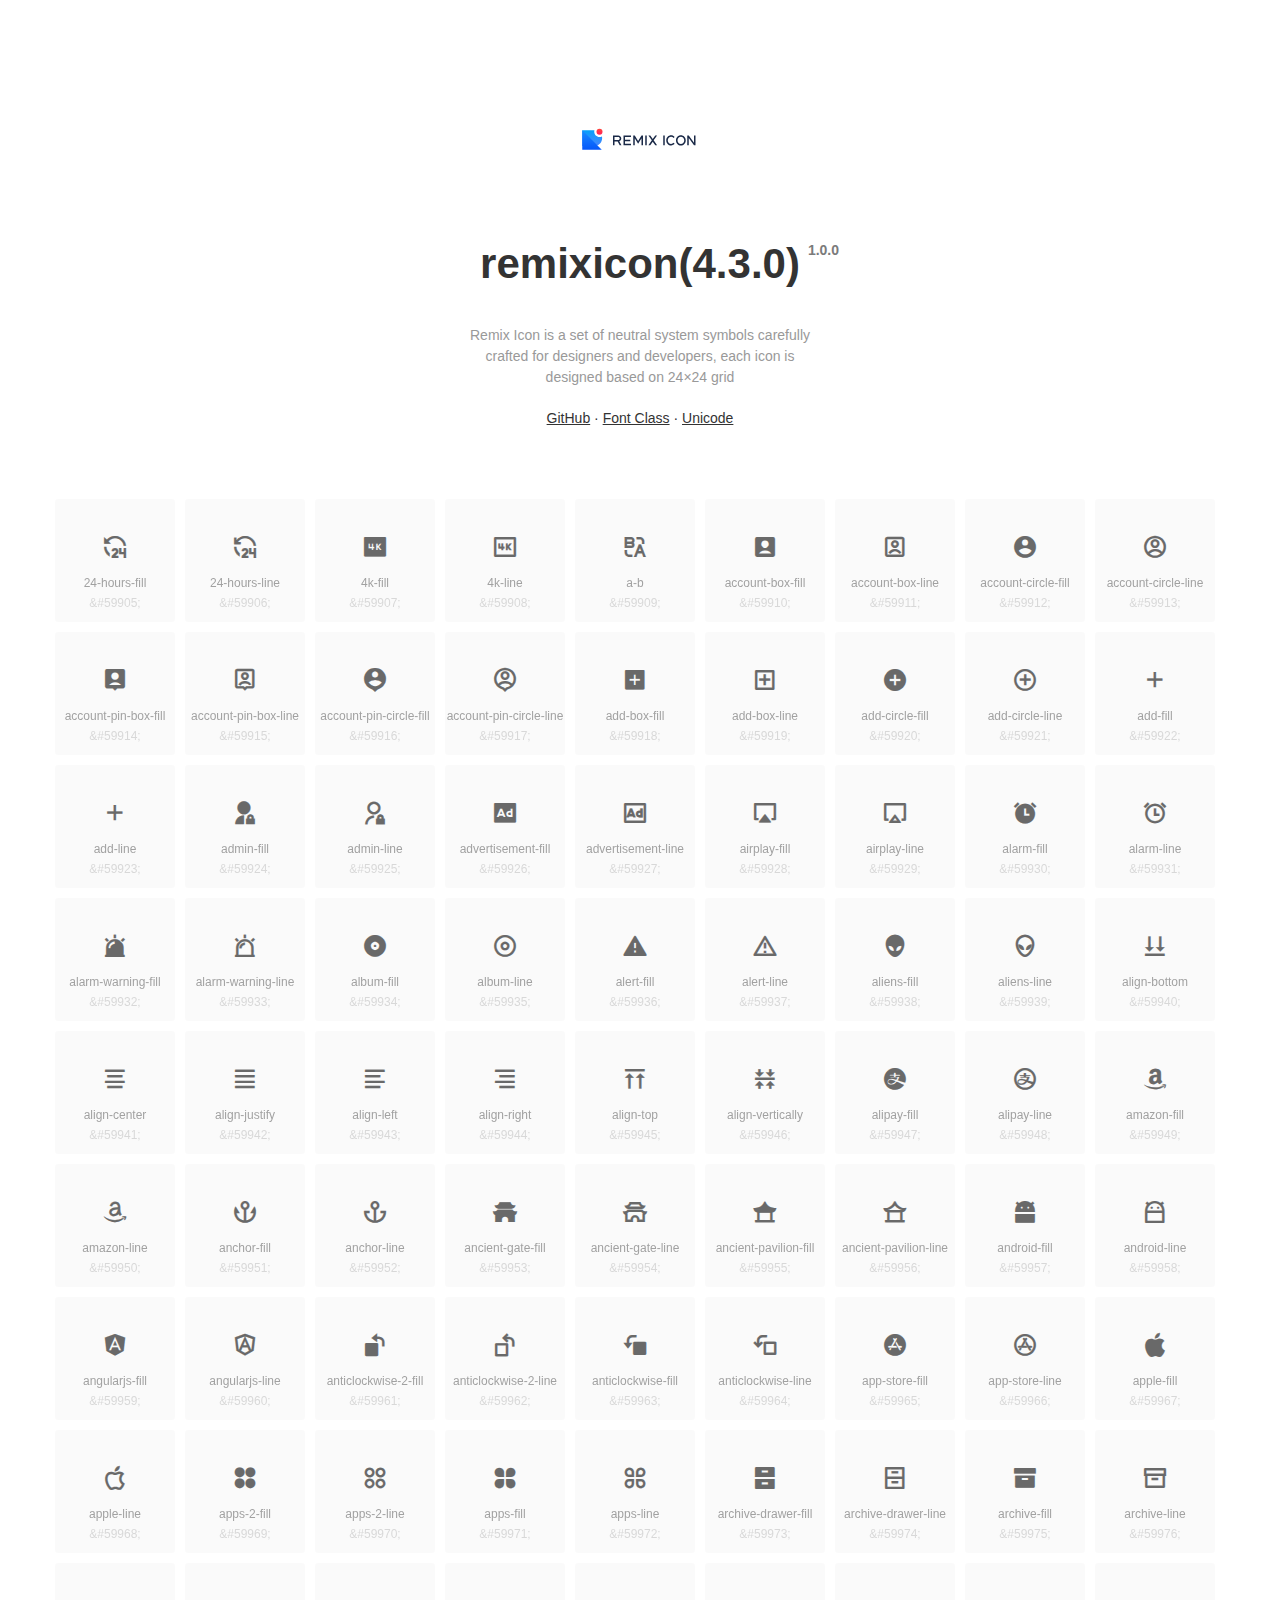
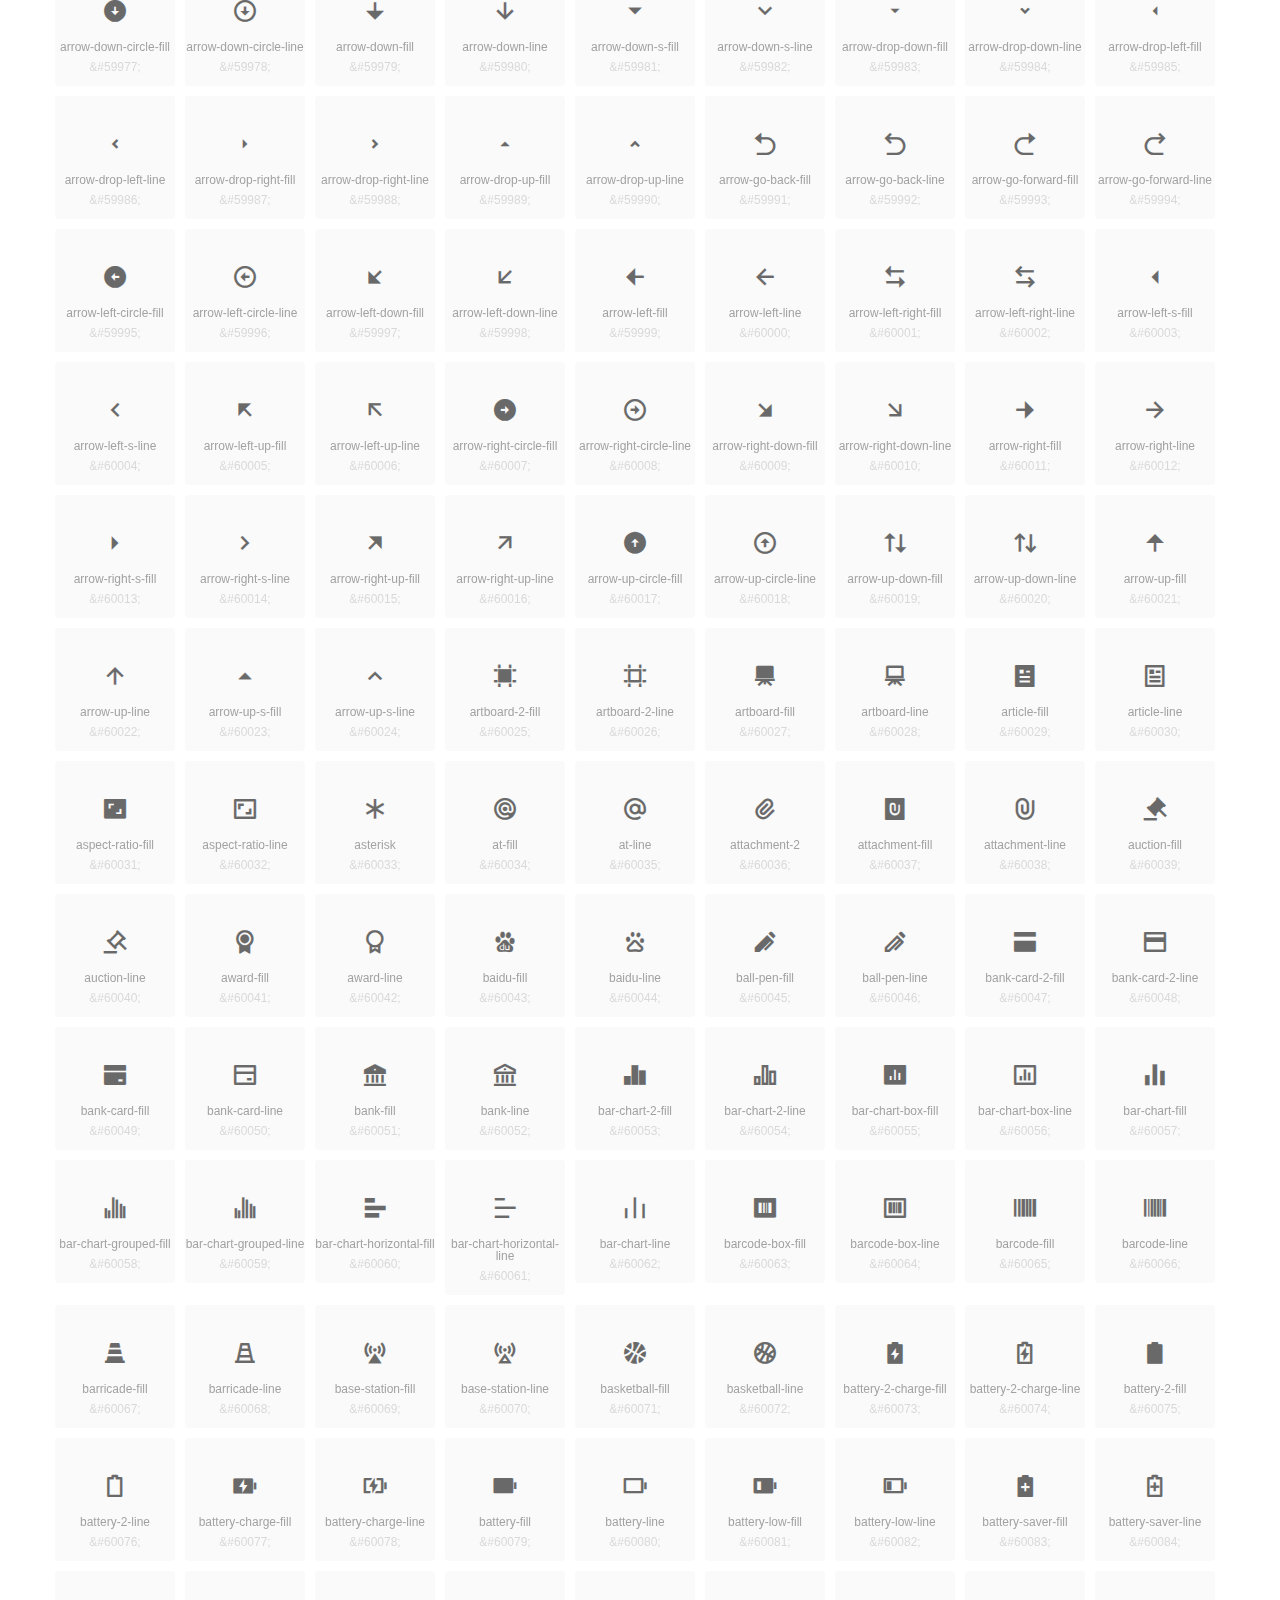
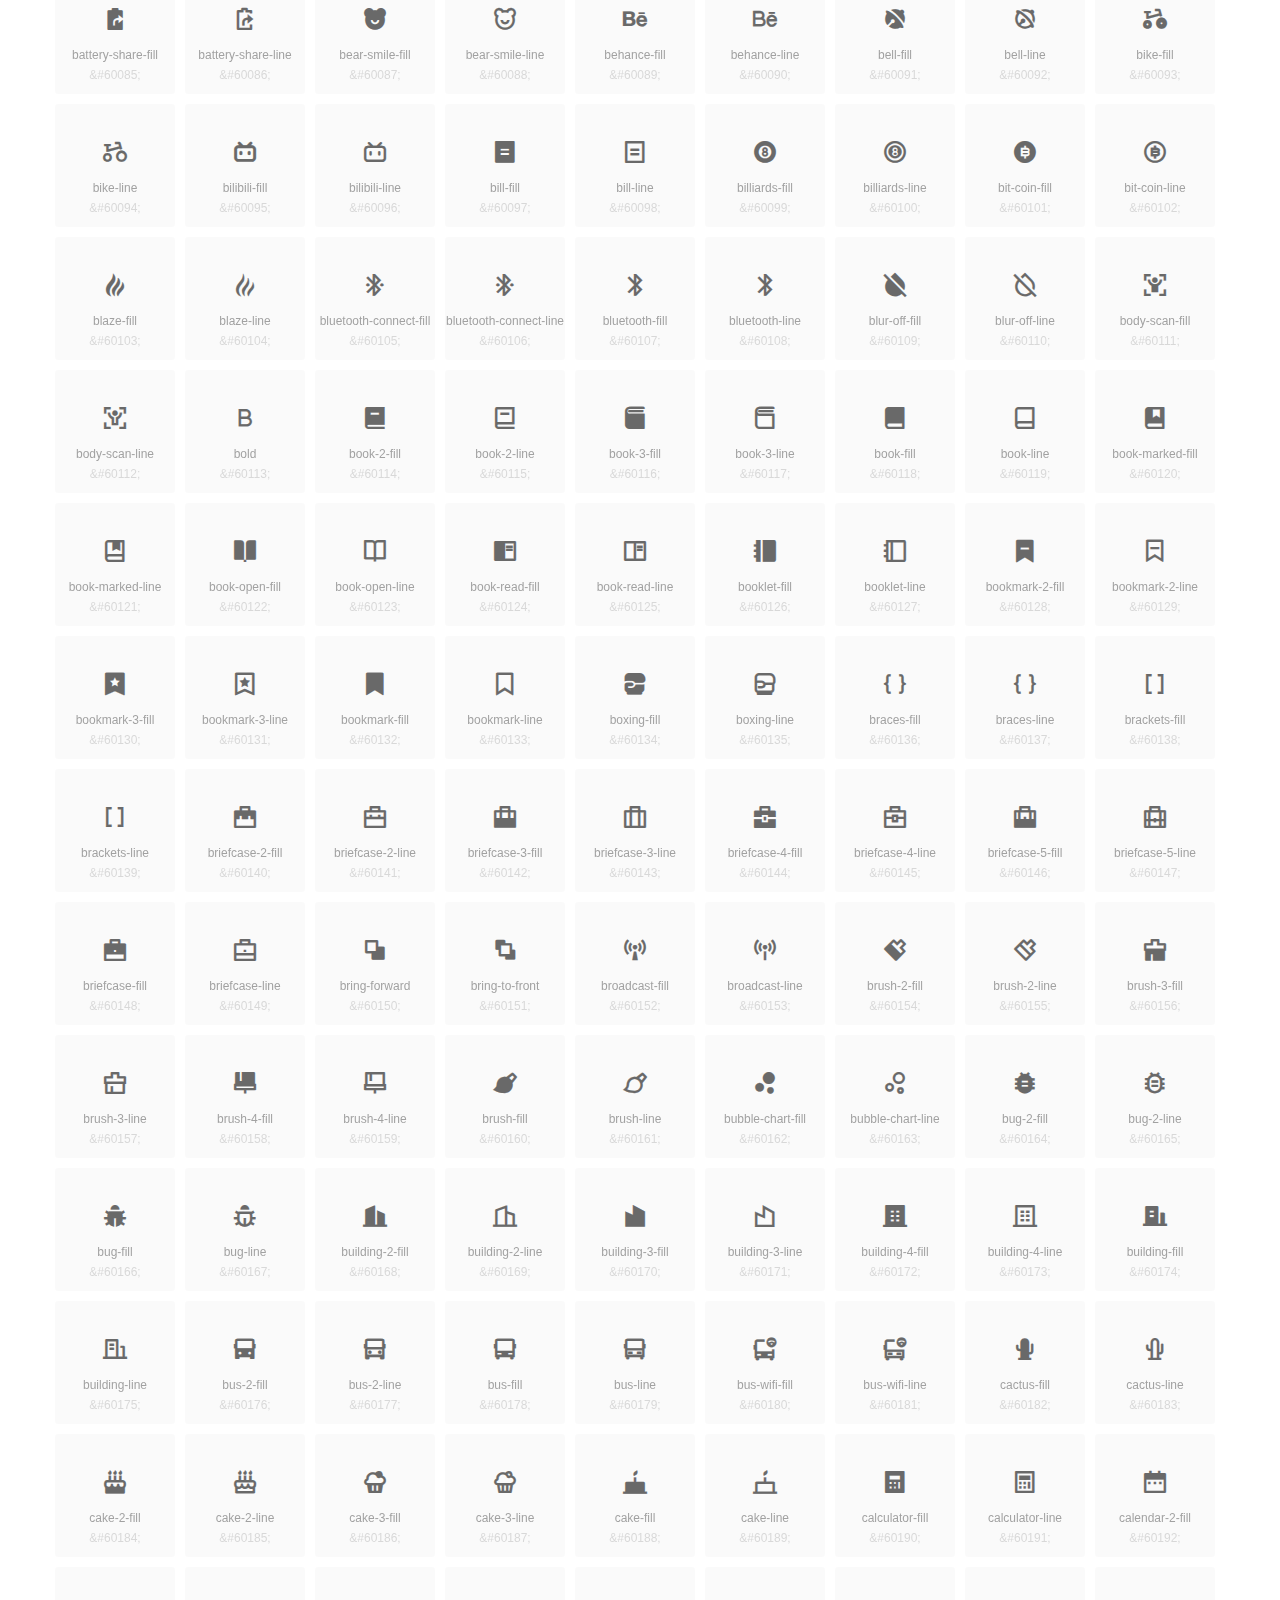
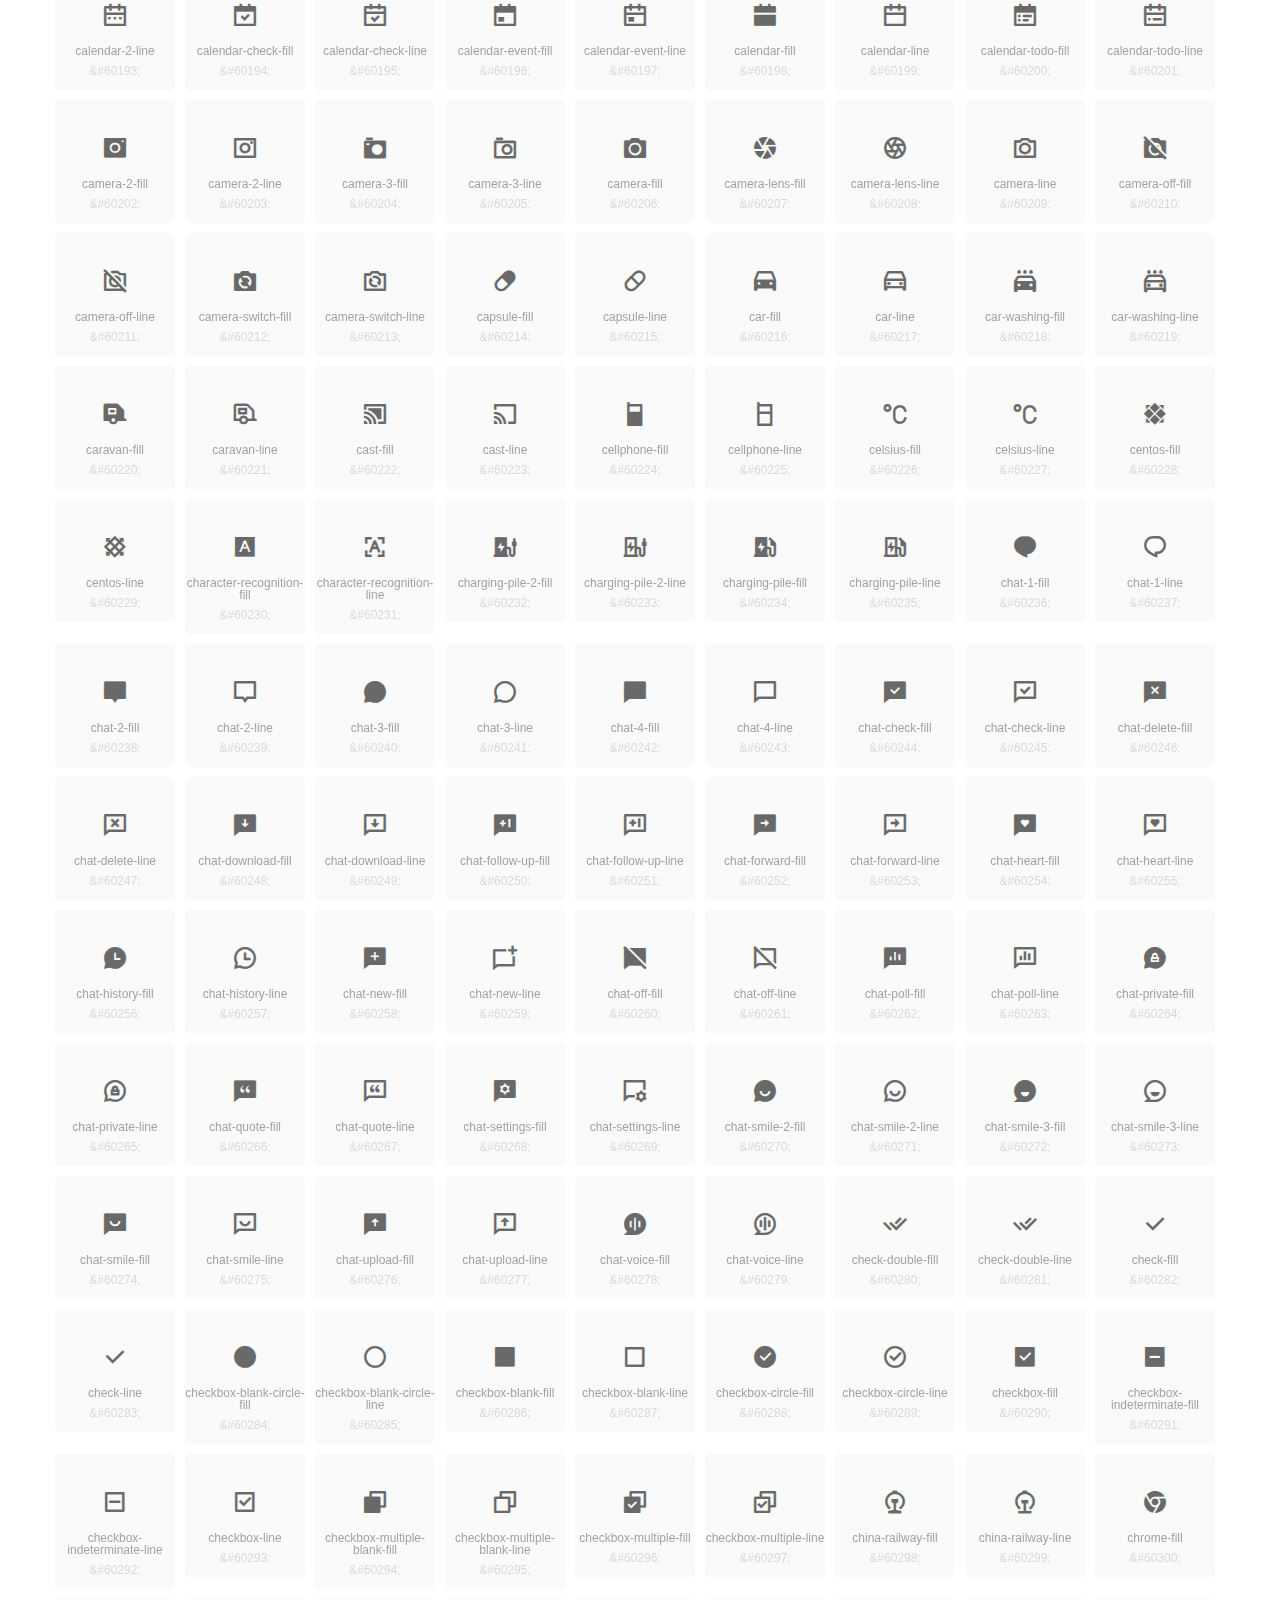
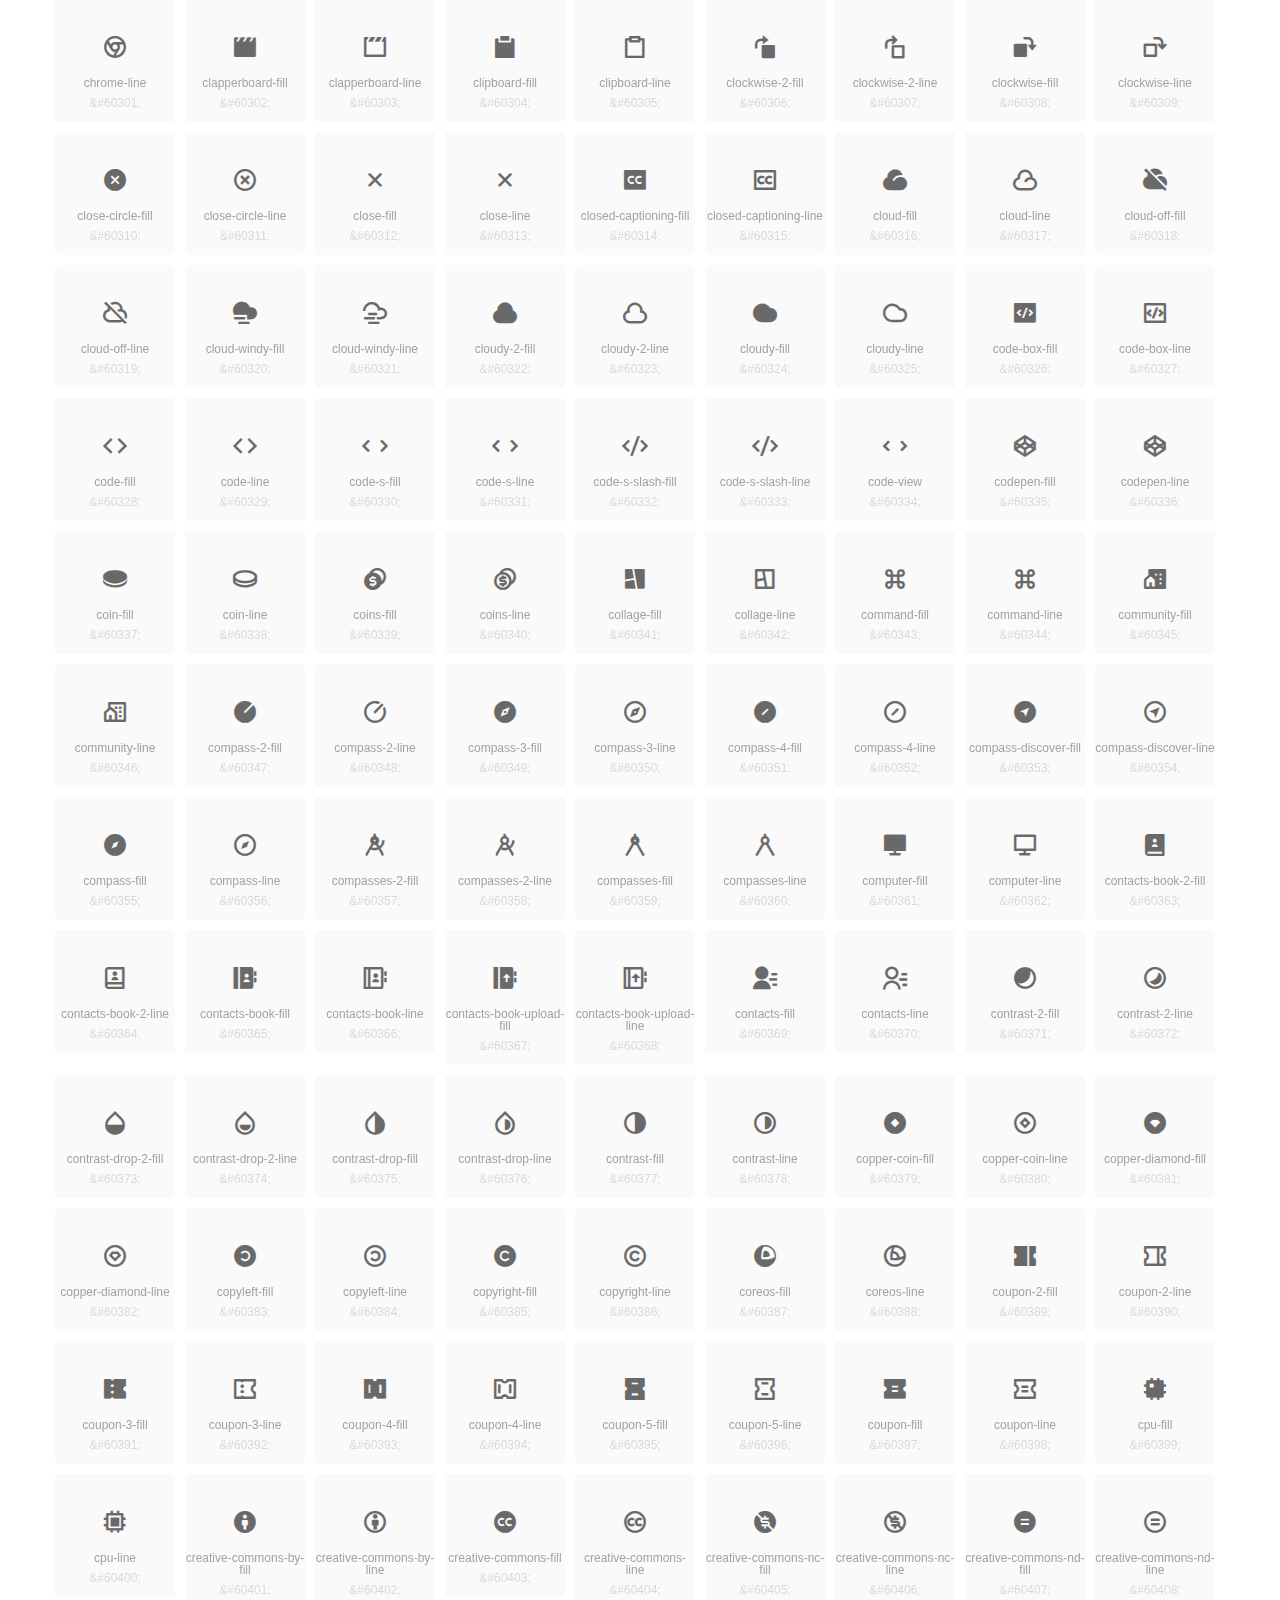
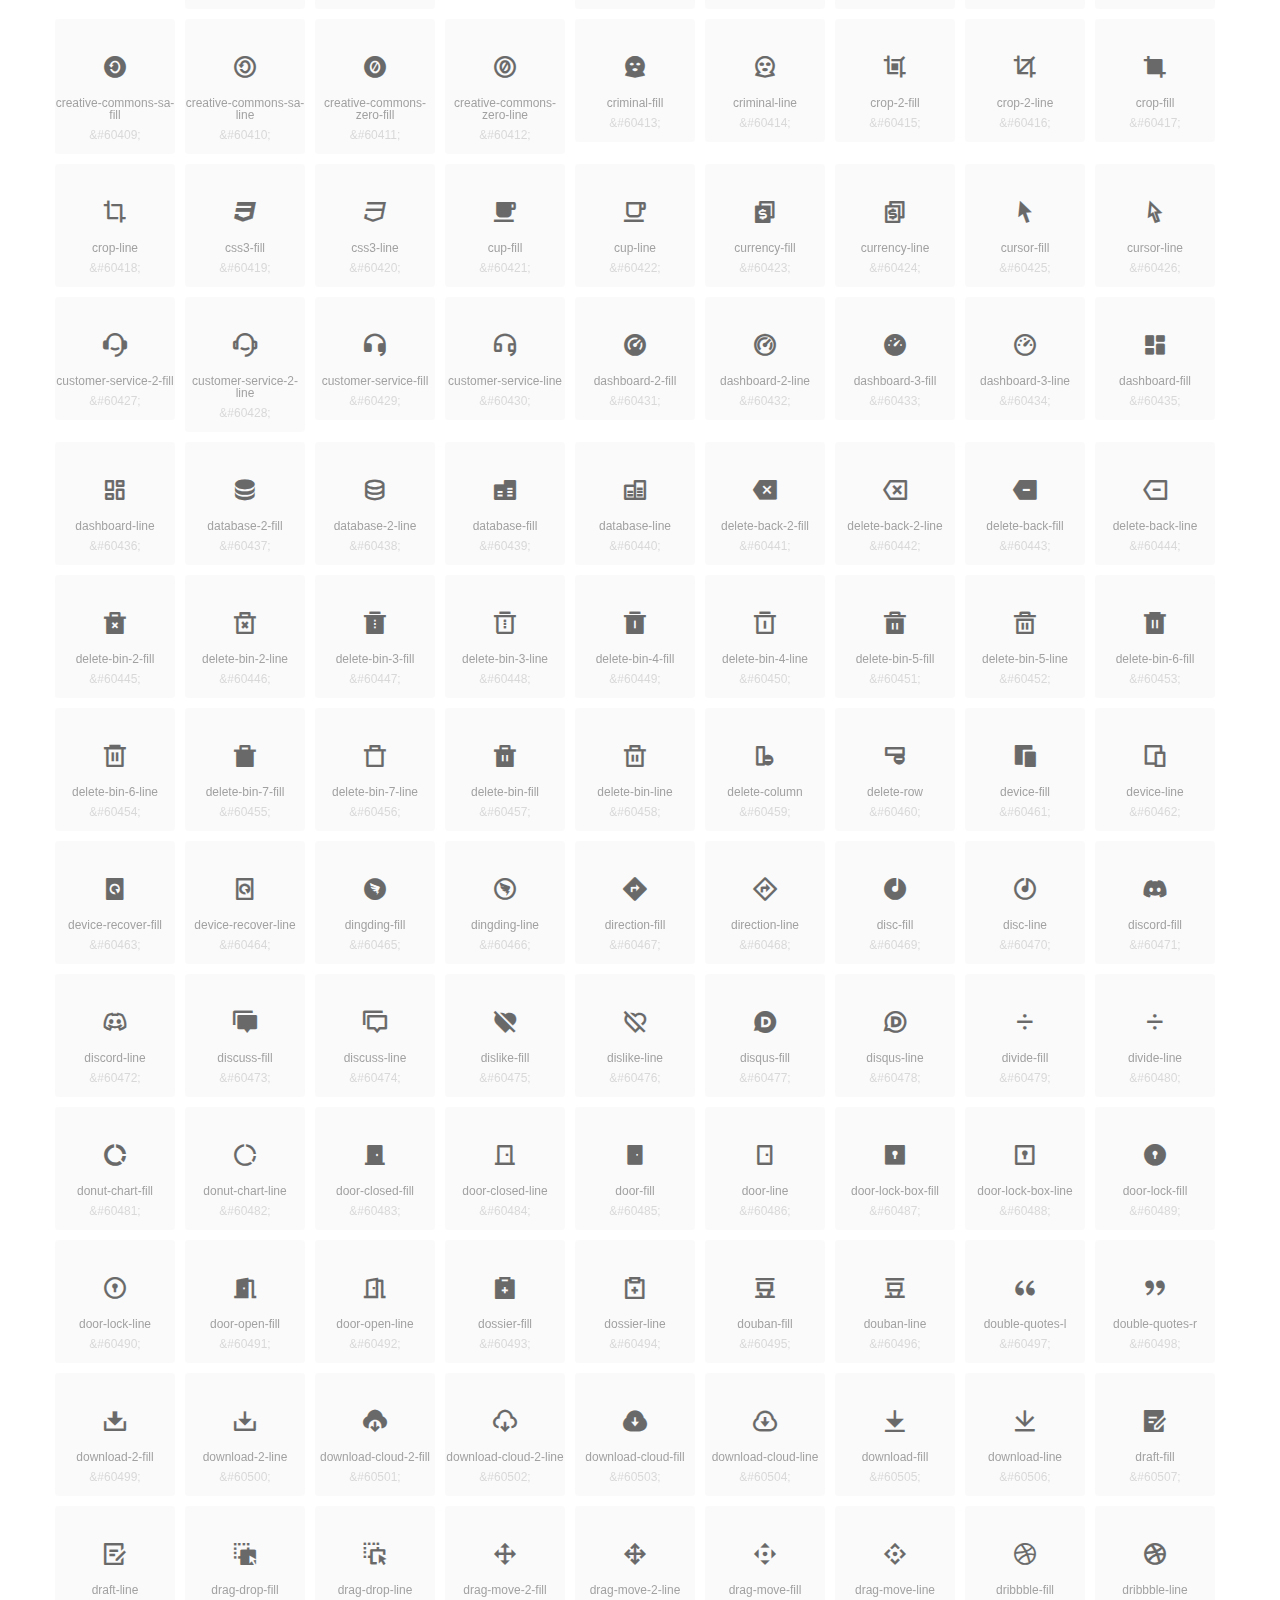
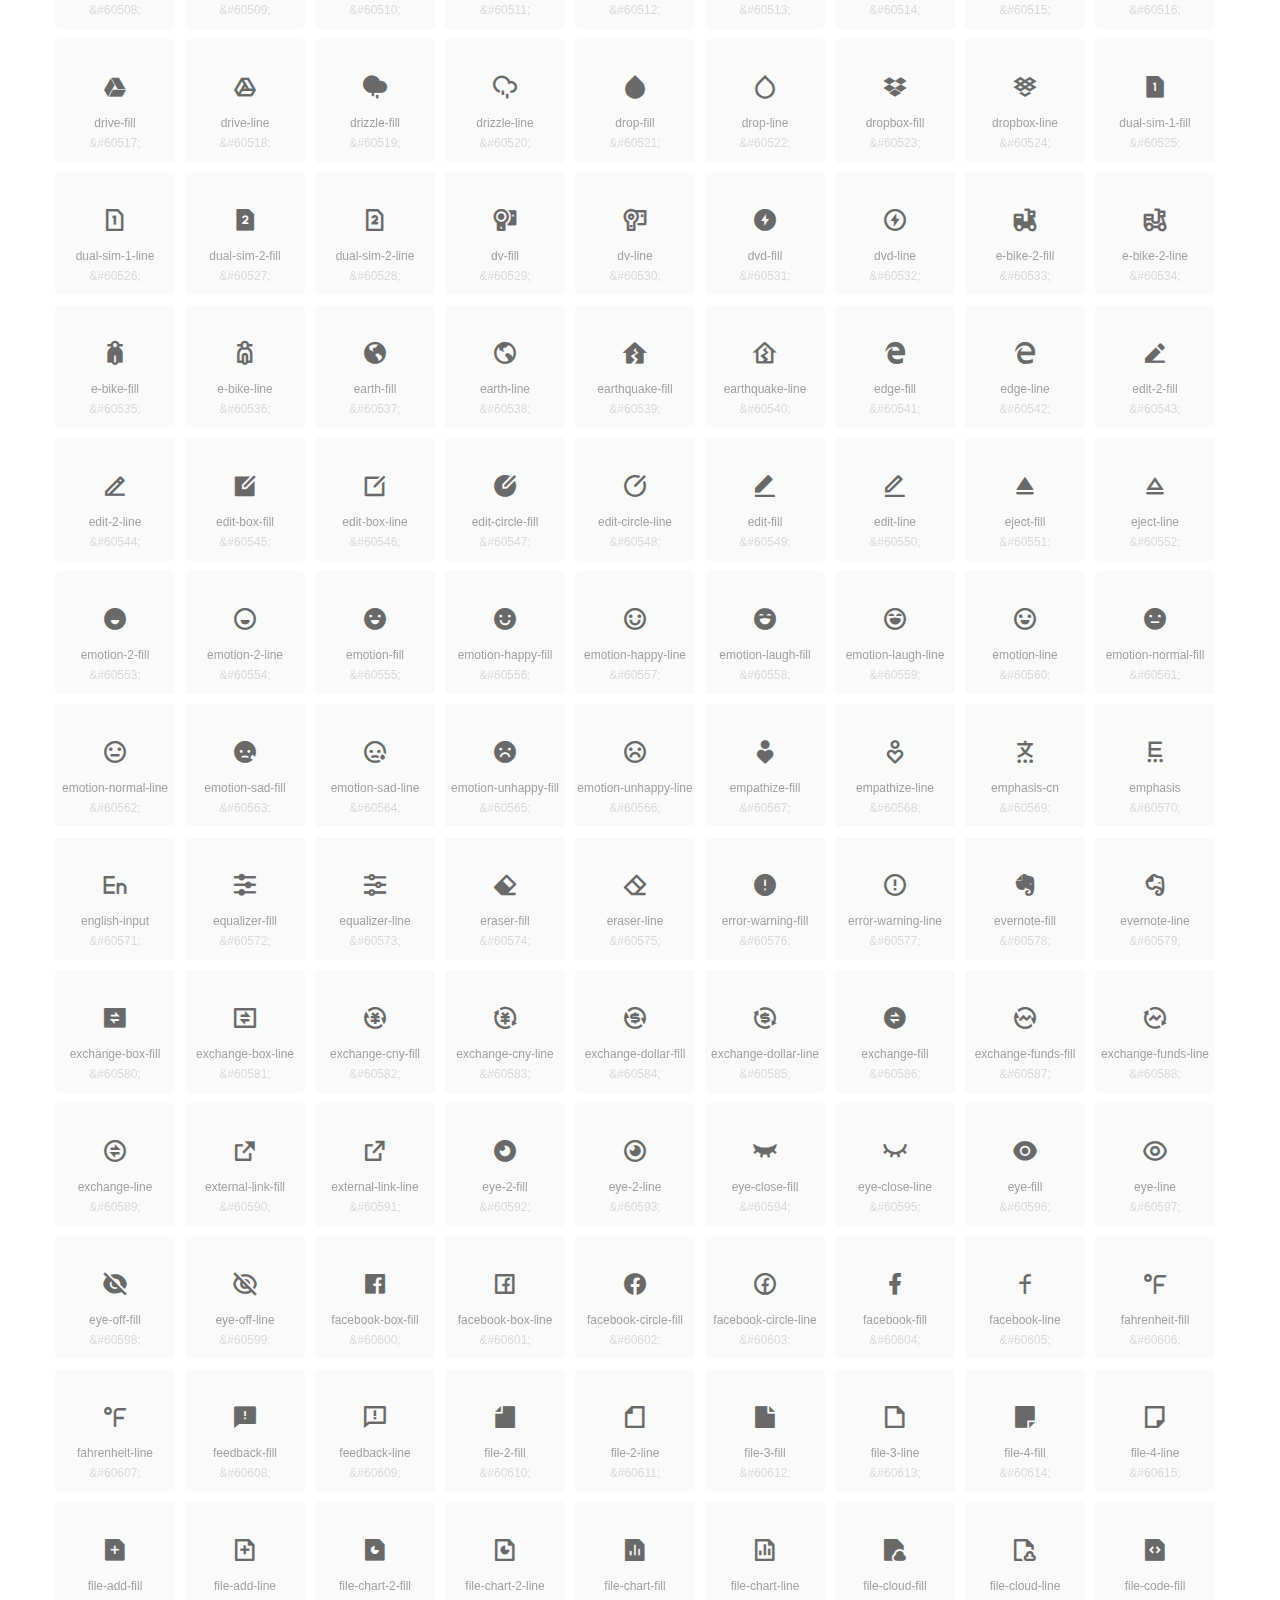
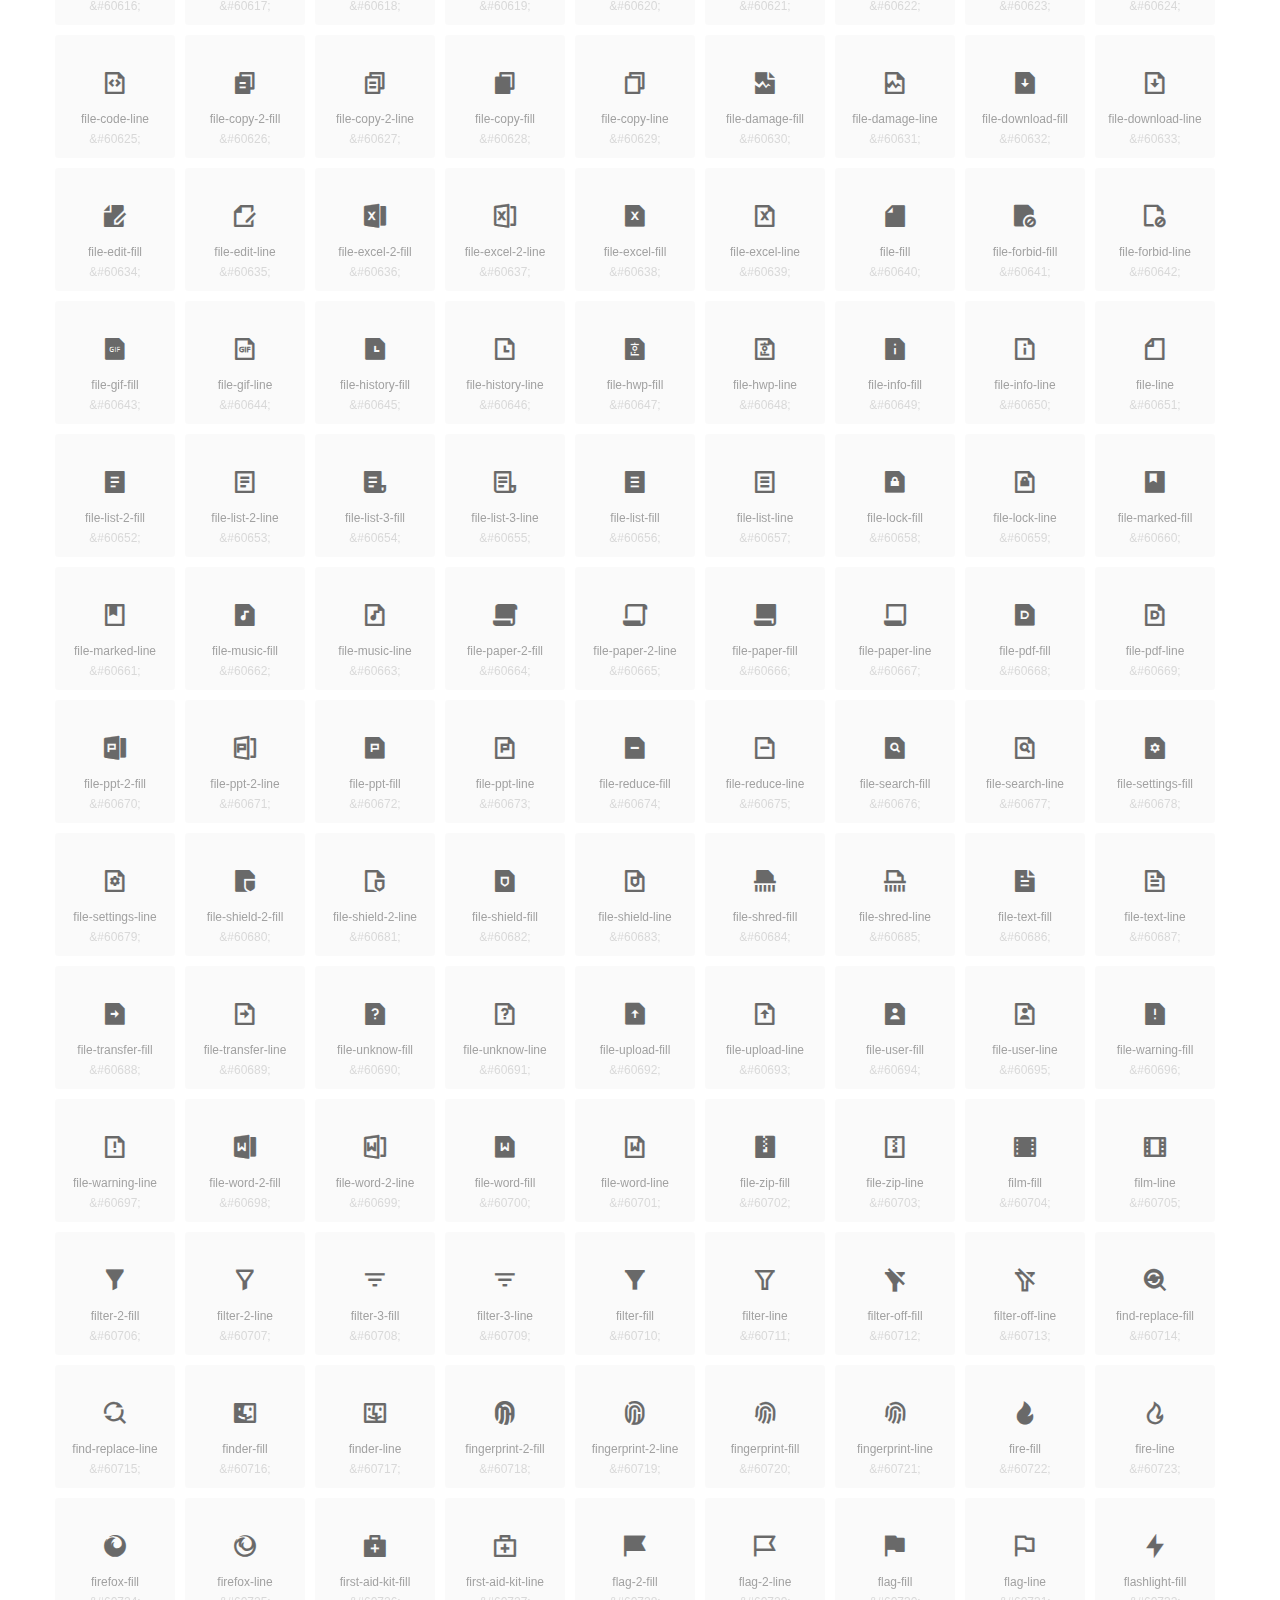
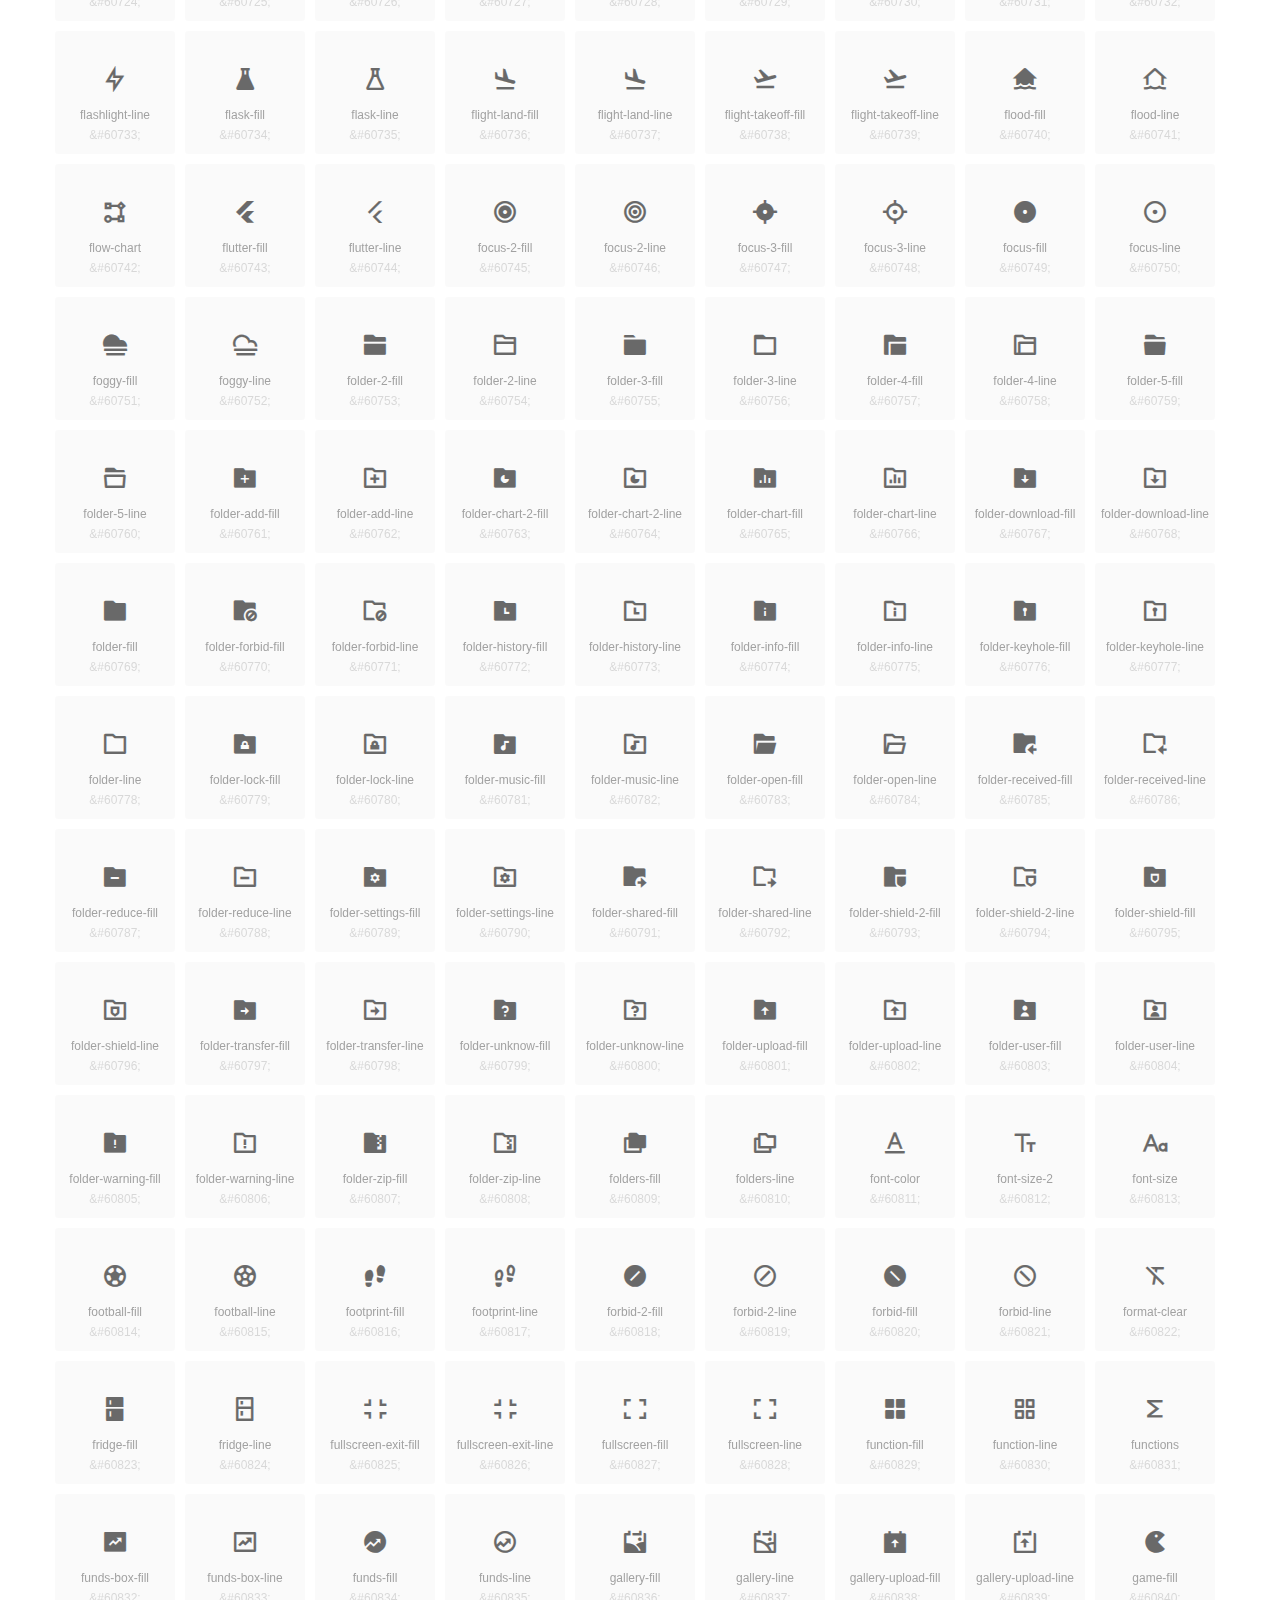
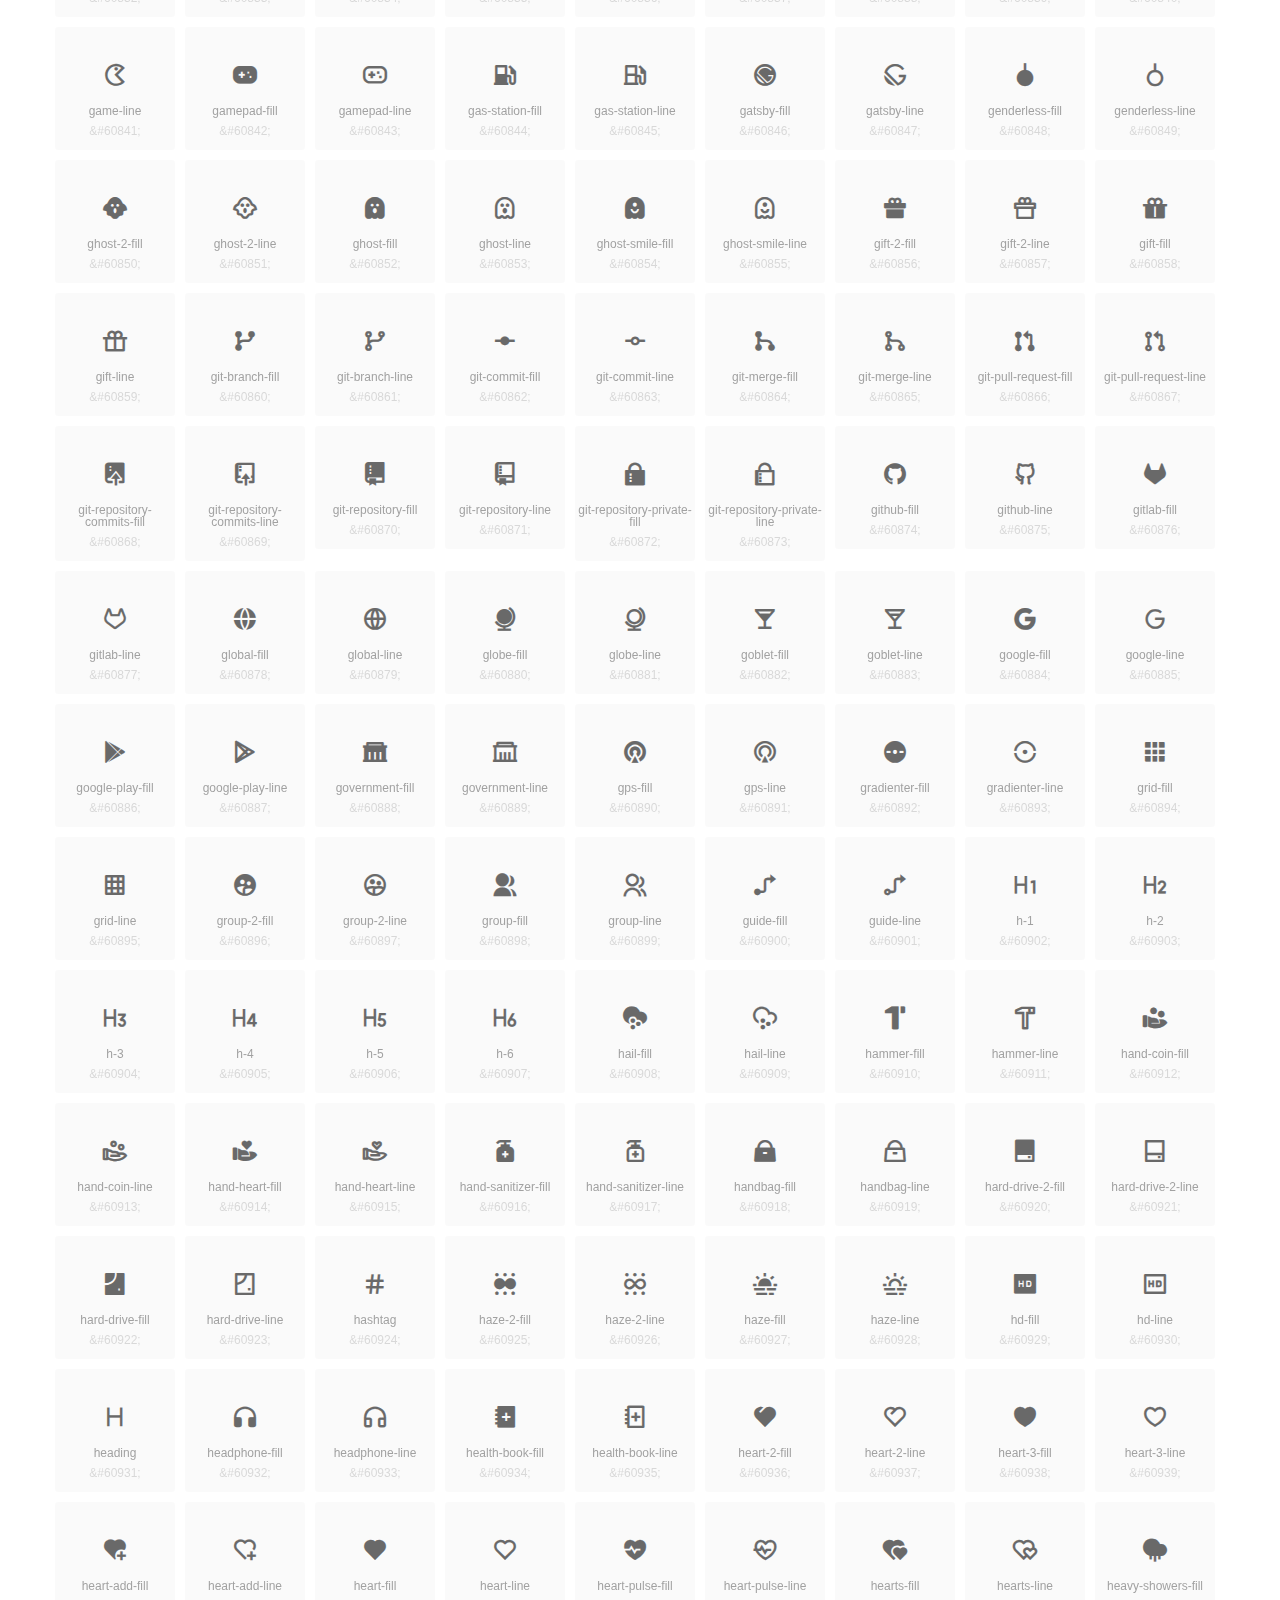
<file: fonts/unicode.html>
<!DOCTYPE html>
<html lang="en">
<head>
  <meta charset="UTF-8">
  <title>remixicon(4.3.0)</title>
  <meta name="viewport" content="width=device-width,minimum-scale=1.0,maximum-scale=1.0,user-scalable=no">
   
  <meta name="description" content="Remix Icon is a set of neutral system symbols carefully crafted for designers and developers, each icon is designed based on 24×24 grid">
   
  <meta name="keywords" content="remixicon,TTF,EOT,WOFF,WOFF2,SVG">
  
  
  
  <style>
    *{margin: 0;padding: 0;list-style: none;}
    body { color: #696969; font: 12px/1.5 tahoma, arial, \5b8b\4f53, sans-serif; }
    a { color: #333; text-decoration: underline; }
    a:hover { color: rgb(9, 73, 209); }
    .header { color: #333; text-align: center; padding: 80px 0 60px 0; min-height: 153px; font-size: 14px; }
    .header .logo svg { height: 120px; width: 120px; }
    .header h1 { font-size: 42px; padding: 26px 0 10px 0; }
    .header sup {font-size: 14px; margin: 8px 0 0 8px; position: absolute; color: #7b7b7b; }
    .info {
      color: #999;
      font-weight: normal;
      max-width: 346px;
      margin: 0 auto;
      padding: 20px 0;
      font-size: 14px;
    }

    .icons { max-width: 1190px; margin: 0 auto; }
    .icons ul { text-align: center; }
    .icons ul li {
      vertical-align: top;
      width: 120px;
      display: inline-block;
      text-align: center;
      background-color: rgba(0,0,0,.02);
      border-radius: 3px;
      padding: 29px 0 10px 0;
      margin-right: 10px;
      margin-top: 10px;
      transition: all 0.6s ease;
    }
    .icons ul li:hover { background-color: rgba(0,0,0,.06); }
    .icons ul li:hover span { color: #3c75e4; opacity: 1; }
    .icons ul li .unicode { color: #8c8c8c; opacity: 0.3; }
    .icons ul li h4 {
      font-weight: normal;
      padding: 10px 0 5px 0;
      display: block;
      color: #8c8c8c;
      font-size: 14px;
      line-height: 12px;
      opacity: 0.8;
    }
    .icons ul li:hover h4 { opacity: 1; }
    .icons ul li svg { width: 24px; height: 24px; }
    .icons ul li:hover { color: #3c75e4; }
    .footer { text-align: center; padding: 10px 0 90px 0; }
    .footer a { text-align: center; padding: 10px 0 90px 0; color: #696969;}
    .footer a:hover { color: #0949d1; }
    .links { text-align: center; padding: 50px 0 0 0; font-size: 14px; }
    
    
    .icons ul .unicode-icon span { display: block; }
    .icons ul .unicode-icon h4 { font-size: 12px; }
    @font-face {
      font-family: "remixicon";
      src: url("remixicon.eot");
      /* IE9*/
      src: url("remixicon.eot#iefix") format("embedded-opentype"),
      /* IE6-IE8 */
      url("remixicon.woff2?1718271040702") format("woff2"),
      url("remixicon.woff?1718271040702") format("woff"),
      /* chrome, firefox */
      url("remixicon.ttf?1718271040702") format("truetype"),
      /* chrome, firefox, opera, Safari, Android, iOS 4.2+*/
      url("remixicon.svg#remixicon?1718271040702") format("svg");
      /* iOS 4.1- */
    }
    .iconfont {
      font-family: "remixicon" !important;
      font-size: 26px;
      font-style: normal;
      -webkit-font-smoothing: antialiased;
      -webkit-text-stroke-width: 0.2px;
      -moz-osx-font-smoothing: grayscale;
    }
    
    
  </style>
  
</head>

<body>
  
  <div class="header">
    
    <div class="logo">
      <a href="./"><svg width="160" height="32" viewBox="0 0 160 32" fill="none" xmlns="http://www.w3.org/2000/svg">
<path d="M121.5 9.80005C123.33 9.80005 124.984 10.5797 126.165 11.8344L124.75 13.2496C123.929 12.3549 122.773 11.8 121.5 11.8C119.029 11.8 117 13.891 117 16.5C117 19.1091 119.029 21.2 121.5 21.2C122.773 21.2 123.929 20.6452 124.75 19.7505L126.165 21.1657C124.984 22.4204 123.33 23.2 121.5 23.2C117.91 23.2 115 20.2004 115 16.5C115 12.7997 117.91 9.80005 121.5 9.80005Z" fill="#1A2947"/>
<path d="M113 10V23H111V10H113Z" fill="#1A2947"/>
<path d="M154 23V9.99988H152L152 19.6019L144.997 9.99988L143 10.0039V23H145L145 13.3969L152 23H154Z" fill="#1A2947"/>
<path d="M68 10V12H60V15.5H67V17.5H60V21H68V23H58V10H68Z" fill="#1A2947"/>
<path d="M82 10L77.4999 17.201L73 10H71V23H73V13.775L77.4999 20.975L82 13.773V23H84V10H82Z" fill="#1A2947"/>
<path d="M89 10V23H87V10H89Z" fill="#1A2947"/>
<path d="M96.9999 14.7565L93.6689 9.99951H91.2279L95.7789 16.4995L91.2289 22.9995H93.6689L96.9999 18.2435L100.33 22.9995H102.772L98.2209 16.4995L102.773 9.99951H100.33L96.9999 14.7565Z" fill="#1A2947"/>
<path fill-rule="evenodd" clip-rule="evenodd" d="M141 16.5C141 12.7997 138.09 9.80005 134.5 9.80005C130.91 9.80005 128 12.7997 128 16.5C128 20.2004 130.91 23.2 134.5 23.2C138.09 23.2 141 20.2004 141 16.5ZM130 16.5C130 13.891 132.029 11.8 134.5 11.8C136.971 11.8 139 13.891 139 16.5C139 19.1091 136.971 21.2 134.5 21.2C132.029 21.2 130 19.1091 130 16.5Z" fill="#1A2947"/>
<path fill-rule="evenodd" clip-rule="evenodd" d="M51 10C53.2091 10 55 11.7909 55 14C55 15.7175 53.9176 17.1821 52.3977 17.749L55.1901 22.999H52.9251L50.267 18H46V23H44V10H51ZM46 11.999V15.999L51 16C52.1046 16 53 15.1046 53 14C53 12.8955 52.1 12 51 12L46 11.999Z" fill="#1A2947"/>
<path fill-rule="evenodd" clip-rule="evenodd" d="M19.2887 3.00389C19.1928 3.0013 19.0965 3 19 3H3V24H19C24.799 24 29.5 19.299 29.5 13.5C29.5 12.7108 29.4129 11.942 29.2479 11.2025C28.2772 11.7119 27.1722 12 26 12C22.134 12 19 8.86599 19 5C19 4.30645 19.1009 3.63646 19.2887 3.00389Z" fill="url(#paint0_linear_960_1054)"/>
<g filter="url(#filter0_b_960_1054)">
<path fill-rule="evenodd" clip-rule="evenodd" d="M3 3L29 29H3V3Z" fill="url(#paint1_linear_960_1054)"/>
</g>
<circle cx="26" cy="5" r="4" fill="url(#paint2_linear_960_1054)"/>
<defs>
<filter id="filter0_b_960_1054" x="-2.43656" y="-2.43656" width="36.8731" height="36.8731" filterUnits="userSpaceOnUse" color-interpolation-filters="sRGB">
<feFlood flood-opacity="0" result="BackgroundImageFix"/>
<feGaussianBlur in="BackgroundImage" stdDeviation="2.71828"/>
<feComposite in2="SourceAlpha" operator="in" result="effect1_backgroundBlur_960_1054"/>
<feBlend mode="normal" in="SourceGraphic" in2="effect1_backgroundBlur_960_1054" result="shape"/>
</filter>
<linearGradient id="paint0_linear_960_1054" x1="3" y1="3" x2="3" y2="24" gradientUnits="userSpaceOnUse">
<stop stop-color="#05A0FA"/>
<stop offset="1" stop-color="#4785FF"/>
</linearGradient>
<linearGradient id="paint1_linear_960_1054" x1="3" y1="3" x2="3" y2="29" gradientUnits="userSpaceOnUse">
<stop stop-color="#1A8CFF"/>
<stop offset="1" stop-color="#0557FA"/>
</linearGradient>
<linearGradient id="paint2_linear_960_1054" x1="22" y1="1" x2="22" y2="9" gradientUnits="userSpaceOnUse">
<stop stop-color="#FF463A"/>
<stop offset="1" stop-color="#FF1F5A"/>
</linearGradient>
</defs>
</svg>
</a>
    </div>
    
    <h1>remixicon(4.3.0)<sup>1.0.0</sup></h1>
    <div class="info">
      Remix Icon is a set of neutral system symbols carefully crafted for designers and developers, each icon is designed based on 24×24 grid
    </div>
    <p>
      
      <a href="https://github.com/Remix-Design/remixicon.git">GitHub</a> · 
      
      <a href="index.html">Font Class</a> · 
      
      <a href="unicode.html">Unicode</a>
      
    </p>
  </div>
  <div class="icons">
    <ul>
      <li class="unicode-icon"><span class="iconfont"></span><h4>24-hours-fill</h4><span class="unicode">&amp;#59905;</span></li><li class="unicode-icon"><span class="iconfont"></span><h4>24-hours-line</h4><span class="unicode">&amp;#59906;</span></li><li class="unicode-icon"><span class="iconfont"></span><h4>4k-fill</h4><span class="unicode">&amp;#59907;</span></li><li class="unicode-icon"><span class="iconfont"></span><h4>4k-line</h4><span class="unicode">&amp;#59908;</span></li><li class="unicode-icon"><span class="iconfont"></span><h4>a-b</h4><span class="unicode">&amp;#59909;</span></li><li class="unicode-icon"><span class="iconfont"></span><h4>account-box-fill</h4><span class="unicode">&amp;#59910;</span></li><li class="unicode-icon"><span class="iconfont"></span><h4>account-box-line</h4><span class="unicode">&amp;#59911;</span></li><li class="unicode-icon"><span class="iconfont"></span><h4>account-circle-fill</h4><span class="unicode">&amp;#59912;</span></li><li class="unicode-icon"><span class="iconfont"></span><h4>account-circle-line</h4><span class="unicode">&amp;#59913;</span></li><li class="unicode-icon"><span class="iconfont"></span><h4>account-pin-box-fill</h4><span class="unicode">&amp;#59914;</span></li><li class="unicode-icon"><span class="iconfont"></span><h4>account-pin-box-line</h4><span class="unicode">&amp;#59915;</span></li><li class="unicode-icon"><span class="iconfont"></span><h4>account-pin-circle-fill</h4><span class="unicode">&amp;#59916;</span></li><li class="unicode-icon"><span class="iconfont"></span><h4>account-pin-circle-line</h4><span class="unicode">&amp;#59917;</span></li><li class="unicode-icon"><span class="iconfont"></span><h4>add-box-fill</h4><span class="unicode">&amp;#59918;</span></li><li class="unicode-icon"><span class="iconfont"></span><h4>add-box-line</h4><span class="unicode">&amp;#59919;</span></li><li class="unicode-icon"><span class="iconfont"></span><h4>add-circle-fill</h4><span class="unicode">&amp;#59920;</span></li><li class="unicode-icon"><span class="iconfont"></span><h4>add-circle-line</h4><span class="unicode">&amp;#59921;</span></li><li class="unicode-icon"><span class="iconfont"></span><h4>add-fill</h4><span class="unicode">&amp;#59922;</span></li><li class="unicode-icon"><span class="iconfont"></span><h4>add-line</h4><span class="unicode">&amp;#59923;</span></li><li class="unicode-icon"><span class="iconfont"></span><h4>admin-fill</h4><span class="unicode">&amp;#59924;</span></li><li class="unicode-icon"><span class="iconfont"></span><h4>admin-line</h4><span class="unicode">&amp;#59925;</span></li><li class="unicode-icon"><span class="iconfont"></span><h4>advertisement-fill</h4><span class="unicode">&amp;#59926;</span></li><li class="unicode-icon"><span class="iconfont"></span><h4>advertisement-line</h4><span class="unicode">&amp;#59927;</span></li><li class="unicode-icon"><span class="iconfont"></span><h4>airplay-fill</h4><span class="unicode">&amp;#59928;</span></li><li class="unicode-icon"><span class="iconfont"></span><h4>airplay-line</h4><span class="unicode">&amp;#59929;</span></li><li class="unicode-icon"><span class="iconfont"></span><h4>alarm-fill</h4><span class="unicode">&amp;#59930;</span></li><li class="unicode-icon"><span class="iconfont"></span><h4>alarm-line</h4><span class="unicode">&amp;#59931;</span></li><li class="unicode-icon"><span class="iconfont"></span><h4>alarm-warning-fill</h4><span class="unicode">&amp;#59932;</span></li><li class="unicode-icon"><span class="iconfont"></span><h4>alarm-warning-line</h4><span class="unicode">&amp;#59933;</span></li><li class="unicode-icon"><span class="iconfont"></span><h4>album-fill</h4><span class="unicode">&amp;#59934;</span></li><li class="unicode-icon"><span class="iconfont"></span><h4>album-line</h4><span class="unicode">&amp;#59935;</span></li><li class="unicode-icon"><span class="iconfont"></span><h4>alert-fill</h4><span class="unicode">&amp;#59936;</span></li><li class="unicode-icon"><span class="iconfont"></span><h4>alert-line</h4><span class="unicode">&amp;#59937;</span></li><li class="unicode-icon"><span class="iconfont"></span><h4>aliens-fill</h4><span class="unicode">&amp;#59938;</span></li><li class="unicode-icon"><span class="iconfont"></span><h4>aliens-line</h4><span class="unicode">&amp;#59939;</span></li><li class="unicode-icon"><span class="iconfont"></span><h4>align-bottom</h4><span class="unicode">&amp;#59940;</span></li><li class="unicode-icon"><span class="iconfont"></span><h4>align-center</h4><span class="unicode">&amp;#59941;</span></li><li class="unicode-icon"><span class="iconfont"></span><h4>align-justify</h4><span class="unicode">&amp;#59942;</span></li><li class="unicode-icon"><span class="iconfont"></span><h4>align-left</h4><span class="unicode">&amp;#59943;</span></li><li class="unicode-icon"><span class="iconfont"></span><h4>align-right</h4><span class="unicode">&amp;#59944;</span></li><li class="unicode-icon"><span class="iconfont"></span><h4>align-top</h4><span class="unicode">&amp;#59945;</span></li><li class="unicode-icon"><span class="iconfont"></span><h4>align-vertically</h4><span class="unicode">&amp;#59946;</span></li><li class="unicode-icon"><span class="iconfont"></span><h4>alipay-fill</h4><span class="unicode">&amp;#59947;</span></li><li class="unicode-icon"><span class="iconfont"></span><h4>alipay-line</h4><span class="unicode">&amp;#59948;</span></li><li class="unicode-icon"><span class="iconfont"></span><h4>amazon-fill</h4><span class="unicode">&amp;#59949;</span></li><li class="unicode-icon"><span class="iconfont"></span><h4>amazon-line</h4><span class="unicode">&amp;#59950;</span></li><li class="unicode-icon"><span class="iconfont"></span><h4>anchor-fill</h4><span class="unicode">&amp;#59951;</span></li><li class="unicode-icon"><span class="iconfont"></span><h4>anchor-line</h4><span class="unicode">&amp;#59952;</span></li><li class="unicode-icon"><span class="iconfont"></span><h4>ancient-gate-fill</h4><span class="unicode">&amp;#59953;</span></li><li class="unicode-icon"><span class="iconfont"></span><h4>ancient-gate-line</h4><span class="unicode">&amp;#59954;</span></li><li class="unicode-icon"><span class="iconfont"></span><h4>ancient-pavilion-fill</h4><span class="unicode">&amp;#59955;</span></li><li class="unicode-icon"><span class="iconfont"></span><h4>ancient-pavilion-line</h4><span class="unicode">&amp;#59956;</span></li><li class="unicode-icon"><span class="iconfont"></span><h4>android-fill</h4><span class="unicode">&amp;#59957;</span></li><li class="unicode-icon"><span class="iconfont"></span><h4>android-line</h4><span class="unicode">&amp;#59958;</span></li><li class="unicode-icon"><span class="iconfont"></span><h4>angularjs-fill</h4><span class="unicode">&amp;#59959;</span></li><li class="unicode-icon"><span class="iconfont"></span><h4>angularjs-line</h4><span class="unicode">&amp;#59960;</span></li><li class="unicode-icon"><span class="iconfont"></span><h4>anticlockwise-2-fill</h4><span class="unicode">&amp;#59961;</span></li><li class="unicode-icon"><span class="iconfont"></span><h4>anticlockwise-2-line</h4><span class="unicode">&amp;#59962;</span></li><li class="unicode-icon"><span class="iconfont"></span><h4>anticlockwise-fill</h4><span class="unicode">&amp;#59963;</span></li><li class="unicode-icon"><span class="iconfont"></span><h4>anticlockwise-line</h4><span class="unicode">&amp;#59964;</span></li><li class="unicode-icon"><span class="iconfont"></span><h4>app-store-fill</h4><span class="unicode">&amp;#59965;</span></li><li class="unicode-icon"><span class="iconfont"></span><h4>app-store-line</h4><span class="unicode">&amp;#59966;</span></li><li class="unicode-icon"><span class="iconfont"></span><h4>apple-fill</h4><span class="unicode">&amp;#59967;</span></li><li class="unicode-icon"><span class="iconfont"></span><h4>apple-line</h4><span class="unicode">&amp;#59968;</span></li><li class="unicode-icon"><span class="iconfont"></span><h4>apps-2-fill</h4><span class="unicode">&amp;#59969;</span></li><li class="unicode-icon"><span class="iconfont"></span><h4>apps-2-line</h4><span class="unicode">&amp;#59970;</span></li><li class="unicode-icon"><span class="iconfont"></span><h4>apps-fill</h4><span class="unicode">&amp;#59971;</span></li><li class="unicode-icon"><span class="iconfont"></span><h4>apps-line</h4><span class="unicode">&amp;#59972;</span></li><li class="unicode-icon"><span class="iconfont"></span><h4>archive-drawer-fill</h4><span class="unicode">&amp;#59973;</span></li><li class="unicode-icon"><span class="iconfont"></span><h4>archive-drawer-line</h4><span class="unicode">&amp;#59974;</span></li><li class="unicode-icon"><span class="iconfont"></span><h4>archive-fill</h4><span class="unicode">&amp;#59975;</span></li><li class="unicode-icon"><span class="iconfont"></span><h4>archive-line</h4><span class="unicode">&amp;#59976;</span></li><li class="unicode-icon"><span class="iconfont"></span><h4>arrow-down-circle-fill</h4><span class="unicode">&amp;#59977;</span></li><li class="unicode-icon"><span class="iconfont"></span><h4>arrow-down-circle-line</h4><span class="unicode">&amp;#59978;</span></li><li class="unicode-icon"><span class="iconfont"></span><h4>arrow-down-fill</h4><span class="unicode">&amp;#59979;</span></li><li class="unicode-icon"><span class="iconfont"></span><h4>arrow-down-line</h4><span class="unicode">&amp;#59980;</span></li><li class="unicode-icon"><span class="iconfont"></span><h4>arrow-down-s-fill</h4><span class="unicode">&amp;#59981;</span></li><li class="unicode-icon"><span class="iconfont"></span><h4>arrow-down-s-line</h4><span class="unicode">&amp;#59982;</span></li><li class="unicode-icon"><span class="iconfont"></span><h4>arrow-drop-down-fill</h4><span class="unicode">&amp;#59983;</span></li><li class="unicode-icon"><span class="iconfont"></span><h4>arrow-drop-down-line</h4><span class="unicode">&amp;#59984;</span></li><li class="unicode-icon"><span class="iconfont"></span><h4>arrow-drop-left-fill</h4><span class="unicode">&amp;#59985;</span></li><li class="unicode-icon"><span class="iconfont"></span><h4>arrow-drop-left-line</h4><span class="unicode">&amp;#59986;</span></li><li class="unicode-icon"><span class="iconfont"></span><h4>arrow-drop-right-fill</h4><span class="unicode">&amp;#59987;</span></li><li class="unicode-icon"><span class="iconfont"></span><h4>arrow-drop-right-line</h4><span class="unicode">&amp;#59988;</span></li><li class="unicode-icon"><span class="iconfont"></span><h4>arrow-drop-up-fill</h4><span class="unicode">&amp;#59989;</span></li><li class="unicode-icon"><span class="iconfont"></span><h4>arrow-drop-up-line</h4><span class="unicode">&amp;#59990;</span></li><li class="unicode-icon"><span class="iconfont"></span><h4>arrow-go-back-fill</h4><span class="unicode">&amp;#59991;</span></li><li class="unicode-icon"><span class="iconfont"></span><h4>arrow-go-back-line</h4><span class="unicode">&amp;#59992;</span></li><li class="unicode-icon"><span class="iconfont"></span><h4>arrow-go-forward-fill</h4><span class="unicode">&amp;#59993;</span></li><li class="unicode-icon"><span class="iconfont"></span><h4>arrow-go-forward-line</h4><span class="unicode">&amp;#59994;</span></li><li class="unicode-icon"><span class="iconfont"></span><h4>arrow-left-circle-fill</h4><span class="unicode">&amp;#59995;</span></li><li class="unicode-icon"><span class="iconfont"></span><h4>arrow-left-circle-line</h4><span class="unicode">&amp;#59996;</span></li><li class="unicode-icon"><span class="iconfont"></span><h4>arrow-left-down-fill</h4><span class="unicode">&amp;#59997;</span></li><li class="unicode-icon"><span class="iconfont"></span><h4>arrow-left-down-line</h4><span class="unicode">&amp;#59998;</span></li><li class="unicode-icon"><span class="iconfont"></span><h4>arrow-left-fill</h4><span class="unicode">&amp;#59999;</span></li><li class="unicode-icon"><span class="iconfont"></span><h4>arrow-left-line</h4><span class="unicode">&amp;#60000;</span></li><li class="unicode-icon"><span class="iconfont"></span><h4>arrow-left-right-fill</h4><span class="unicode">&amp;#60001;</span></li><li class="unicode-icon"><span class="iconfont"></span><h4>arrow-left-right-line</h4><span class="unicode">&amp;#60002;</span></li><li class="unicode-icon"><span class="iconfont"></span><h4>arrow-left-s-fill</h4><span class="unicode">&amp;#60003;</span></li><li class="unicode-icon"><span class="iconfont"></span><h4>arrow-left-s-line</h4><span class="unicode">&amp;#60004;</span></li><li class="unicode-icon"><span class="iconfont"></span><h4>arrow-left-up-fill</h4><span class="unicode">&amp;#60005;</span></li><li class="unicode-icon"><span class="iconfont"></span><h4>arrow-left-up-line</h4><span class="unicode">&amp;#60006;</span></li><li class="unicode-icon"><span class="iconfont"></span><h4>arrow-right-circle-fill</h4><span class="unicode">&amp;#60007;</span></li><li class="unicode-icon"><span class="iconfont"></span><h4>arrow-right-circle-line</h4><span class="unicode">&amp;#60008;</span></li><li class="unicode-icon"><span class="iconfont"></span><h4>arrow-right-down-fill</h4><span class="unicode">&amp;#60009;</span></li><li class="unicode-icon"><span class="iconfont"></span><h4>arrow-right-down-line</h4><span class="unicode">&amp;#60010;</span></li><li class="unicode-icon"><span class="iconfont"></span><h4>arrow-right-fill</h4><span class="unicode">&amp;#60011;</span></li><li class="unicode-icon"><span class="iconfont"></span><h4>arrow-right-line</h4><span class="unicode">&amp;#60012;</span></li><li class="unicode-icon"><span class="iconfont"></span><h4>arrow-right-s-fill</h4><span class="unicode">&amp;#60013;</span></li><li class="unicode-icon"><span class="iconfont"></span><h4>arrow-right-s-line</h4><span class="unicode">&amp;#60014;</span></li><li class="unicode-icon"><span class="iconfont"></span><h4>arrow-right-up-fill</h4><span class="unicode">&amp;#60015;</span></li><li class="unicode-icon"><span class="iconfont"></span><h4>arrow-right-up-line</h4><span class="unicode">&amp;#60016;</span></li><li class="unicode-icon"><span class="iconfont"></span><h4>arrow-up-circle-fill</h4><span class="unicode">&amp;#60017;</span></li><li class="unicode-icon"><span class="iconfont"></span><h4>arrow-up-circle-line</h4><span class="unicode">&amp;#60018;</span></li><li class="unicode-icon"><span class="iconfont"></span><h4>arrow-up-down-fill</h4><span class="unicode">&amp;#60019;</span></li><li class="unicode-icon"><span class="iconfont"></span><h4>arrow-up-down-line</h4><span class="unicode">&amp;#60020;</span></li><li class="unicode-icon"><span class="iconfont"></span><h4>arrow-up-fill</h4><span class="unicode">&amp;#60021;</span></li><li class="unicode-icon"><span class="iconfont"></span><h4>arrow-up-line</h4><span class="unicode">&amp;#60022;</span></li><li class="unicode-icon"><span class="iconfont"></span><h4>arrow-up-s-fill</h4><span class="unicode">&amp;#60023;</span></li><li class="unicode-icon"><span class="iconfont"></span><h4>arrow-up-s-line</h4><span class="unicode">&amp;#60024;</span></li><li class="unicode-icon"><span class="iconfont"></span><h4>artboard-2-fill</h4><span class="unicode">&amp;#60025;</span></li><li class="unicode-icon"><span class="iconfont"></span><h4>artboard-2-line</h4><span class="unicode">&amp;#60026;</span></li><li class="unicode-icon"><span class="iconfont"></span><h4>artboard-fill</h4><span class="unicode">&amp;#60027;</span></li><li class="unicode-icon"><span class="iconfont"></span><h4>artboard-line</h4><span class="unicode">&amp;#60028;</span></li><li class="unicode-icon"><span class="iconfont"></span><h4>article-fill</h4><span class="unicode">&amp;#60029;</span></li><li class="unicode-icon"><span class="iconfont"></span><h4>article-line</h4><span class="unicode">&amp;#60030;</span></li><li class="unicode-icon"><span class="iconfont"></span><h4>aspect-ratio-fill</h4><span class="unicode">&amp;#60031;</span></li><li class="unicode-icon"><span class="iconfont"></span><h4>aspect-ratio-line</h4><span class="unicode">&amp;#60032;</span></li><li class="unicode-icon"><span class="iconfont"></span><h4>asterisk</h4><span class="unicode">&amp;#60033;</span></li><li class="unicode-icon"><span class="iconfont"></span><h4>at-fill</h4><span class="unicode">&amp;#60034;</span></li><li class="unicode-icon"><span class="iconfont"></span><h4>at-line</h4><span class="unicode">&amp;#60035;</span></li><li class="unicode-icon"><span class="iconfont"></span><h4>attachment-2</h4><span class="unicode">&amp;#60036;</span></li><li class="unicode-icon"><span class="iconfont"></span><h4>attachment-fill</h4><span class="unicode">&amp;#60037;</span></li><li class="unicode-icon"><span class="iconfont"></span><h4>attachment-line</h4><span class="unicode">&amp;#60038;</span></li><li class="unicode-icon"><span class="iconfont"></span><h4>auction-fill</h4><span class="unicode">&amp;#60039;</span></li><li class="unicode-icon"><span class="iconfont"></span><h4>auction-line</h4><span class="unicode">&amp;#60040;</span></li><li class="unicode-icon"><span class="iconfont"></span><h4>award-fill</h4><span class="unicode">&amp;#60041;</span></li><li class="unicode-icon"><span class="iconfont"></span><h4>award-line</h4><span class="unicode">&amp;#60042;</span></li><li class="unicode-icon"><span class="iconfont"></span><h4>baidu-fill</h4><span class="unicode">&amp;#60043;</span></li><li class="unicode-icon"><span class="iconfont"></span><h4>baidu-line</h4><span class="unicode">&amp;#60044;</span></li><li class="unicode-icon"><span class="iconfont"></span><h4>ball-pen-fill</h4><span class="unicode">&amp;#60045;</span></li><li class="unicode-icon"><span class="iconfont"></span><h4>ball-pen-line</h4><span class="unicode">&amp;#60046;</span></li><li class="unicode-icon"><span class="iconfont"></span><h4>bank-card-2-fill</h4><span class="unicode">&amp;#60047;</span></li><li class="unicode-icon"><span class="iconfont"></span><h4>bank-card-2-line</h4><span class="unicode">&amp;#60048;</span></li><li class="unicode-icon"><span class="iconfont"></span><h4>bank-card-fill</h4><span class="unicode">&amp;#60049;</span></li><li class="unicode-icon"><span class="iconfont"></span><h4>bank-card-line</h4><span class="unicode">&amp;#60050;</span></li><li class="unicode-icon"><span class="iconfont"></span><h4>bank-fill</h4><span class="unicode">&amp;#60051;</span></li><li class="unicode-icon"><span class="iconfont"></span><h4>bank-line</h4><span class="unicode">&amp;#60052;</span></li><li class="unicode-icon"><span class="iconfont"></span><h4>bar-chart-2-fill</h4><span class="unicode">&amp;#60053;</span></li><li class="unicode-icon"><span class="iconfont"></span><h4>bar-chart-2-line</h4><span class="unicode">&amp;#60054;</span></li><li class="unicode-icon"><span class="iconfont"></span><h4>bar-chart-box-fill</h4><span class="unicode">&amp;#60055;</span></li><li class="unicode-icon"><span class="iconfont"></span><h4>bar-chart-box-line</h4><span class="unicode">&amp;#60056;</span></li><li class="unicode-icon"><span class="iconfont"></span><h4>bar-chart-fill</h4><span class="unicode">&amp;#60057;</span></li><li class="unicode-icon"><span class="iconfont"></span><h4>bar-chart-grouped-fill</h4><span class="unicode">&amp;#60058;</span></li><li class="unicode-icon"><span class="iconfont"></span><h4>bar-chart-grouped-line</h4><span class="unicode">&amp;#60059;</span></li><li class="unicode-icon"><span class="iconfont"></span><h4>bar-chart-horizontal-fill</h4><span class="unicode">&amp;#60060;</span></li><li class="unicode-icon"><span class="iconfont"></span><h4>bar-chart-horizontal-line</h4><span class="unicode">&amp;#60061;</span></li><li class="unicode-icon"><span class="iconfont"></span><h4>bar-chart-line</h4><span class="unicode">&amp;#60062;</span></li><li class="unicode-icon"><span class="iconfont"></span><h4>barcode-box-fill</h4><span class="unicode">&amp;#60063;</span></li><li class="unicode-icon"><span class="iconfont"></span><h4>barcode-box-line</h4><span class="unicode">&amp;#60064;</span></li><li class="unicode-icon"><span class="iconfont"></span><h4>barcode-fill</h4><span class="unicode">&amp;#60065;</span></li><li class="unicode-icon"><span class="iconfont"></span><h4>barcode-line</h4><span class="unicode">&amp;#60066;</span></li><li class="unicode-icon"><span class="iconfont"></span><h4>barricade-fill</h4><span class="unicode">&amp;#60067;</span></li><li class="unicode-icon"><span class="iconfont"></span><h4>barricade-line</h4><span class="unicode">&amp;#60068;</span></li><li class="unicode-icon"><span class="iconfont"></span><h4>base-station-fill</h4><span class="unicode">&amp;#60069;</span></li><li class="unicode-icon"><span class="iconfont"></span><h4>base-station-line</h4><span class="unicode">&amp;#60070;</span></li><li class="unicode-icon"><span class="iconfont"></span><h4>basketball-fill</h4><span class="unicode">&amp;#60071;</span></li><li class="unicode-icon"><span class="iconfont"></span><h4>basketball-line</h4><span class="unicode">&amp;#60072;</span></li><li class="unicode-icon"><span class="iconfont"></span><h4>battery-2-charge-fill</h4><span class="unicode">&amp;#60073;</span></li><li class="unicode-icon"><span class="iconfont"></span><h4>battery-2-charge-line</h4><span class="unicode">&amp;#60074;</span></li><li class="unicode-icon"><span class="iconfont"></span><h4>battery-2-fill</h4><span class="unicode">&amp;#60075;</span></li><li class="unicode-icon"><span class="iconfont"></span><h4>battery-2-line</h4><span class="unicode">&amp;#60076;</span></li><li class="unicode-icon"><span class="iconfont"></span><h4>battery-charge-fill</h4><span class="unicode">&amp;#60077;</span></li><li class="unicode-icon"><span class="iconfont"></span><h4>battery-charge-line</h4><span class="unicode">&amp;#60078;</span></li><li class="unicode-icon"><span class="iconfont"></span><h4>battery-fill</h4><span class="unicode">&amp;#60079;</span></li><li class="unicode-icon"><span class="iconfont"></span><h4>battery-line</h4><span class="unicode">&amp;#60080;</span></li><li class="unicode-icon"><span class="iconfont"></span><h4>battery-low-fill</h4><span class="unicode">&amp;#60081;</span></li><li class="unicode-icon"><span class="iconfont"></span><h4>battery-low-line</h4><span class="unicode">&amp;#60082;</span></li><li class="unicode-icon"><span class="iconfont"></span><h4>battery-saver-fill</h4><span class="unicode">&amp;#60083;</span></li><li class="unicode-icon"><span class="iconfont"></span><h4>battery-saver-line</h4><span class="unicode">&amp;#60084;</span></li><li class="unicode-icon"><span class="iconfont"></span><h4>battery-share-fill</h4><span class="unicode">&amp;#60085;</span></li><li class="unicode-icon"><span class="iconfont"></span><h4>battery-share-line</h4><span class="unicode">&amp;#60086;</span></li><li class="unicode-icon"><span class="iconfont"></span><h4>bear-smile-fill</h4><span class="unicode">&amp;#60087;</span></li><li class="unicode-icon"><span class="iconfont"></span><h4>bear-smile-line</h4><span class="unicode">&amp;#60088;</span></li><li class="unicode-icon"><span class="iconfont"></span><h4>behance-fill</h4><span class="unicode">&amp;#60089;</span></li><li class="unicode-icon"><span class="iconfont"></span><h4>behance-line</h4><span class="unicode">&amp;#60090;</span></li><li class="unicode-icon"><span class="iconfont"></span><h4>bell-fill</h4><span class="unicode">&amp;#60091;</span></li><li class="unicode-icon"><span class="iconfont"></span><h4>bell-line</h4><span class="unicode">&amp;#60092;</span></li><li class="unicode-icon"><span class="iconfont"></span><h4>bike-fill</h4><span class="unicode">&amp;#60093;</span></li><li class="unicode-icon"><span class="iconfont"></span><h4>bike-line</h4><span class="unicode">&amp;#60094;</span></li><li class="unicode-icon"><span class="iconfont"></span><h4>bilibili-fill</h4><span class="unicode">&amp;#60095;</span></li><li class="unicode-icon"><span class="iconfont"></span><h4>bilibili-line</h4><span class="unicode">&amp;#60096;</span></li><li class="unicode-icon"><span class="iconfont"></span><h4>bill-fill</h4><span class="unicode">&amp;#60097;</span></li><li class="unicode-icon"><span class="iconfont"></span><h4>bill-line</h4><span class="unicode">&amp;#60098;</span></li><li class="unicode-icon"><span class="iconfont"></span><h4>billiards-fill</h4><span class="unicode">&amp;#60099;</span></li><li class="unicode-icon"><span class="iconfont"></span><h4>billiards-line</h4><span class="unicode">&amp;#60100;</span></li><li class="unicode-icon"><span class="iconfont"></span><h4>bit-coin-fill</h4><span class="unicode">&amp;#60101;</span></li><li class="unicode-icon"><span class="iconfont"></span><h4>bit-coin-line</h4><span class="unicode">&amp;#60102;</span></li><li class="unicode-icon"><span class="iconfont"></span><h4>blaze-fill</h4><span class="unicode">&amp;#60103;</span></li><li class="unicode-icon"><span class="iconfont"></span><h4>blaze-line</h4><span class="unicode">&amp;#60104;</span></li><li class="unicode-icon"><span class="iconfont"></span><h4>bluetooth-connect-fill</h4><span class="unicode">&amp;#60105;</span></li><li class="unicode-icon"><span class="iconfont"></span><h4>bluetooth-connect-line</h4><span class="unicode">&amp;#60106;</span></li><li class="unicode-icon"><span class="iconfont"></span><h4>bluetooth-fill</h4><span class="unicode">&amp;#60107;</span></li><li class="unicode-icon"><span class="iconfont"></span><h4>bluetooth-line</h4><span class="unicode">&amp;#60108;</span></li><li class="unicode-icon"><span class="iconfont"></span><h4>blur-off-fill</h4><span class="unicode">&amp;#60109;</span></li><li class="unicode-icon"><span class="iconfont"></span><h4>blur-off-line</h4><span class="unicode">&amp;#60110;</span></li><li class="unicode-icon"><span class="iconfont"></span><h4>body-scan-fill</h4><span class="unicode">&amp;#60111;</span></li><li class="unicode-icon"><span class="iconfont"></span><h4>body-scan-line</h4><span class="unicode">&amp;#60112;</span></li><li class="unicode-icon"><span class="iconfont"></span><h4>bold</h4><span class="unicode">&amp;#60113;</span></li><li class="unicode-icon"><span class="iconfont"></span><h4>book-2-fill</h4><span class="unicode">&amp;#60114;</span></li><li class="unicode-icon"><span class="iconfont"></span><h4>book-2-line</h4><span class="unicode">&amp;#60115;</span></li><li class="unicode-icon"><span class="iconfont"></span><h4>book-3-fill</h4><span class="unicode">&amp;#60116;</span></li><li class="unicode-icon"><span class="iconfont"></span><h4>book-3-line</h4><span class="unicode">&amp;#60117;</span></li><li class="unicode-icon"><span class="iconfont"></span><h4>book-fill</h4><span class="unicode">&amp;#60118;</span></li><li class="unicode-icon"><span class="iconfont"></span><h4>book-line</h4><span class="unicode">&amp;#60119;</span></li><li class="unicode-icon"><span class="iconfont"></span><h4>book-marked-fill</h4><span class="unicode">&amp;#60120;</span></li><li class="unicode-icon"><span class="iconfont"></span><h4>book-marked-line</h4><span class="unicode">&amp;#60121;</span></li><li class="unicode-icon"><span class="iconfont"></span><h4>book-open-fill</h4><span class="unicode">&amp;#60122;</span></li><li class="unicode-icon"><span class="iconfont"></span><h4>book-open-line</h4><span class="unicode">&amp;#60123;</span></li><li class="unicode-icon"><span class="iconfont"></span><h4>book-read-fill</h4><span class="unicode">&amp;#60124;</span></li><li class="unicode-icon"><span class="iconfont"></span><h4>book-read-line</h4><span class="unicode">&amp;#60125;</span></li><li class="unicode-icon"><span class="iconfont"></span><h4>booklet-fill</h4><span class="unicode">&amp;#60126;</span></li><li class="unicode-icon"><span class="iconfont"></span><h4>booklet-line</h4><span class="unicode">&amp;#60127;</span></li><li class="unicode-icon"><span class="iconfont"></span><h4>bookmark-2-fill</h4><span class="unicode">&amp;#60128;</span></li><li class="unicode-icon"><span class="iconfont"></span><h4>bookmark-2-line</h4><span class="unicode">&amp;#60129;</span></li><li class="unicode-icon"><span class="iconfont"></span><h4>bookmark-3-fill</h4><span class="unicode">&amp;#60130;</span></li><li class="unicode-icon"><span class="iconfont"></span><h4>bookmark-3-line</h4><span class="unicode">&amp;#60131;</span></li><li class="unicode-icon"><span class="iconfont"></span><h4>bookmark-fill</h4><span class="unicode">&amp;#60132;</span></li><li class="unicode-icon"><span class="iconfont"></span><h4>bookmark-line</h4><span class="unicode">&amp;#60133;</span></li><li class="unicode-icon"><span class="iconfont"></span><h4>boxing-fill</h4><span class="unicode">&amp;#60134;</span></li><li class="unicode-icon"><span class="iconfont"></span><h4>boxing-line</h4><span class="unicode">&amp;#60135;</span></li><li class="unicode-icon"><span class="iconfont"></span><h4>braces-fill</h4><span class="unicode">&amp;#60136;</span></li><li class="unicode-icon"><span class="iconfont"></span><h4>braces-line</h4><span class="unicode">&amp;#60137;</span></li><li class="unicode-icon"><span class="iconfont"></span><h4>brackets-fill</h4><span class="unicode">&amp;#60138;</span></li><li class="unicode-icon"><span class="iconfont"></span><h4>brackets-line</h4><span class="unicode">&amp;#60139;</span></li><li class="unicode-icon"><span class="iconfont"></span><h4>briefcase-2-fill</h4><span class="unicode">&amp;#60140;</span></li><li class="unicode-icon"><span class="iconfont"></span><h4>briefcase-2-line</h4><span class="unicode">&amp;#60141;</span></li><li class="unicode-icon"><span class="iconfont"></span><h4>briefcase-3-fill</h4><span class="unicode">&amp;#60142;</span></li><li class="unicode-icon"><span class="iconfont"></span><h4>briefcase-3-line</h4><span class="unicode">&amp;#60143;</span></li><li class="unicode-icon"><span class="iconfont"></span><h4>briefcase-4-fill</h4><span class="unicode">&amp;#60144;</span></li><li class="unicode-icon"><span class="iconfont"></span><h4>briefcase-4-line</h4><span class="unicode">&amp;#60145;</span></li><li class="unicode-icon"><span class="iconfont"></span><h4>briefcase-5-fill</h4><span class="unicode">&amp;#60146;</span></li><li class="unicode-icon"><span class="iconfont"></span><h4>briefcase-5-line</h4><span class="unicode">&amp;#60147;</span></li><li class="unicode-icon"><span class="iconfont"></span><h4>briefcase-fill</h4><span class="unicode">&amp;#60148;</span></li><li class="unicode-icon"><span class="iconfont"></span><h4>briefcase-line</h4><span class="unicode">&amp;#60149;</span></li><li class="unicode-icon"><span class="iconfont"></span><h4>bring-forward</h4><span class="unicode">&amp;#60150;</span></li><li class="unicode-icon"><span class="iconfont"></span><h4>bring-to-front</h4><span class="unicode">&amp;#60151;</span></li><li class="unicode-icon"><span class="iconfont"></span><h4>broadcast-fill</h4><span class="unicode">&amp;#60152;</span></li><li class="unicode-icon"><span class="iconfont"></span><h4>broadcast-line</h4><span class="unicode">&amp;#60153;</span></li><li class="unicode-icon"><span class="iconfont"></span><h4>brush-2-fill</h4><span class="unicode">&amp;#60154;</span></li><li class="unicode-icon"><span class="iconfont"></span><h4>brush-2-line</h4><span class="unicode">&amp;#60155;</span></li><li class="unicode-icon"><span class="iconfont"></span><h4>brush-3-fill</h4><span class="unicode">&amp;#60156;</span></li><li class="unicode-icon"><span class="iconfont"></span><h4>brush-3-line</h4><span class="unicode">&amp;#60157;</span></li><li class="unicode-icon"><span class="iconfont"></span><h4>brush-4-fill</h4><span class="unicode">&amp;#60158;</span></li><li class="unicode-icon"><span class="iconfont"></span><h4>brush-4-line</h4><span class="unicode">&amp;#60159;</span></li><li class="unicode-icon"><span class="iconfont"></span><h4>brush-fill</h4><span class="unicode">&amp;#60160;</span></li><li class="unicode-icon"><span class="iconfont"></span><h4>brush-line</h4><span class="unicode">&amp;#60161;</span></li><li class="unicode-icon"><span class="iconfont"></span><h4>bubble-chart-fill</h4><span class="unicode">&amp;#60162;</span></li><li class="unicode-icon"><span class="iconfont"></span><h4>bubble-chart-line</h4><span class="unicode">&amp;#60163;</span></li><li class="unicode-icon"><span class="iconfont"></span><h4>bug-2-fill</h4><span class="unicode">&amp;#60164;</span></li><li class="unicode-icon"><span class="iconfont"></span><h4>bug-2-line</h4><span class="unicode">&amp;#60165;</span></li><li class="unicode-icon"><span class="iconfont"></span><h4>bug-fill</h4><span class="unicode">&amp;#60166;</span></li><li class="unicode-icon"><span class="iconfont"></span><h4>bug-line</h4><span class="unicode">&amp;#60167;</span></li><li class="unicode-icon"><span class="iconfont"></span><h4>building-2-fill</h4><span class="unicode">&amp;#60168;</span></li><li class="unicode-icon"><span class="iconfont"></span><h4>building-2-line</h4><span class="unicode">&amp;#60169;</span></li><li class="unicode-icon"><span class="iconfont"></span><h4>building-3-fill</h4><span class="unicode">&amp;#60170;</span></li><li class="unicode-icon"><span class="iconfont"></span><h4>building-3-line</h4><span class="unicode">&amp;#60171;</span></li><li class="unicode-icon"><span class="iconfont"></span><h4>building-4-fill</h4><span class="unicode">&amp;#60172;</span></li><li class="unicode-icon"><span class="iconfont"></span><h4>building-4-line</h4><span class="unicode">&amp;#60173;</span></li><li class="unicode-icon"><span class="iconfont"></span><h4>building-fill</h4><span class="unicode">&amp;#60174;</span></li><li class="unicode-icon"><span class="iconfont"></span><h4>building-line</h4><span class="unicode">&amp;#60175;</span></li><li class="unicode-icon"><span class="iconfont"></span><h4>bus-2-fill</h4><span class="unicode">&amp;#60176;</span></li><li class="unicode-icon"><span class="iconfont"></span><h4>bus-2-line</h4><span class="unicode">&amp;#60177;</span></li><li class="unicode-icon"><span class="iconfont"></span><h4>bus-fill</h4><span class="unicode">&amp;#60178;</span></li><li class="unicode-icon"><span class="iconfont"></span><h4>bus-line</h4><span class="unicode">&amp;#60179;</span></li><li class="unicode-icon"><span class="iconfont"></span><h4>bus-wifi-fill</h4><span class="unicode">&amp;#60180;</span></li><li class="unicode-icon"><span class="iconfont"></span><h4>bus-wifi-line</h4><span class="unicode">&amp;#60181;</span></li><li class="unicode-icon"><span class="iconfont"></span><h4>cactus-fill</h4><span class="unicode">&amp;#60182;</span></li><li class="unicode-icon"><span class="iconfont"></span><h4>cactus-line</h4><span class="unicode">&amp;#60183;</span></li><li class="unicode-icon"><span class="iconfont"></span><h4>cake-2-fill</h4><span class="unicode">&amp;#60184;</span></li><li class="unicode-icon"><span class="iconfont"></span><h4>cake-2-line</h4><span class="unicode">&amp;#60185;</span></li><li class="unicode-icon"><span class="iconfont"></span><h4>cake-3-fill</h4><span class="unicode">&amp;#60186;</span></li><li class="unicode-icon"><span class="iconfont"></span><h4>cake-3-line</h4><span class="unicode">&amp;#60187;</span></li><li class="unicode-icon"><span class="iconfont"></span><h4>cake-fill</h4><span class="unicode">&amp;#60188;</span></li><li class="unicode-icon"><span class="iconfont"></span><h4>cake-line</h4><span class="unicode">&amp;#60189;</span></li><li class="unicode-icon"><span class="iconfont"></span><h4>calculator-fill</h4><span class="unicode">&amp;#60190;</span></li><li class="unicode-icon"><span class="iconfont"></span><h4>calculator-line</h4><span class="unicode">&amp;#60191;</span></li><li class="unicode-icon"><span class="iconfont"></span><h4>calendar-2-fill</h4><span class="unicode">&amp;#60192;</span></li><li class="unicode-icon"><span class="iconfont"></span><h4>calendar-2-line</h4><span class="unicode">&amp;#60193;</span></li><li class="unicode-icon"><span class="iconfont"></span><h4>calendar-check-fill</h4><span class="unicode">&amp;#60194;</span></li><li class="unicode-icon"><span class="iconfont"></span><h4>calendar-check-line</h4><span class="unicode">&amp;#60195;</span></li><li class="unicode-icon"><span class="iconfont"></span><h4>calendar-event-fill</h4><span class="unicode">&amp;#60196;</span></li><li class="unicode-icon"><span class="iconfont"></span><h4>calendar-event-line</h4><span class="unicode">&amp;#60197;</span></li><li class="unicode-icon"><span class="iconfont"></span><h4>calendar-fill</h4><span class="unicode">&amp;#60198;</span></li><li class="unicode-icon"><span class="iconfont"></span><h4>calendar-line</h4><span class="unicode">&amp;#60199;</span></li><li class="unicode-icon"><span class="iconfont"></span><h4>calendar-todo-fill</h4><span class="unicode">&amp;#60200;</span></li><li class="unicode-icon"><span class="iconfont"></span><h4>calendar-todo-line</h4><span class="unicode">&amp;#60201;</span></li><li class="unicode-icon"><span class="iconfont"></span><h4>camera-2-fill</h4><span class="unicode">&amp;#60202;</span></li><li class="unicode-icon"><span class="iconfont"></span><h4>camera-2-line</h4><span class="unicode">&amp;#60203;</span></li><li class="unicode-icon"><span class="iconfont"></span><h4>camera-3-fill</h4><span class="unicode">&amp;#60204;</span></li><li class="unicode-icon"><span class="iconfont"></span><h4>camera-3-line</h4><span class="unicode">&amp;#60205;</span></li><li class="unicode-icon"><span class="iconfont"></span><h4>camera-fill</h4><span class="unicode">&amp;#60206;</span></li><li class="unicode-icon"><span class="iconfont"></span><h4>camera-lens-fill</h4><span class="unicode">&amp;#60207;</span></li><li class="unicode-icon"><span class="iconfont"></span><h4>camera-lens-line</h4><span class="unicode">&amp;#60208;</span></li><li class="unicode-icon"><span class="iconfont"></span><h4>camera-line</h4><span class="unicode">&amp;#60209;</span></li><li class="unicode-icon"><span class="iconfont"></span><h4>camera-off-fill</h4><span class="unicode">&amp;#60210;</span></li><li class="unicode-icon"><span class="iconfont"></span><h4>camera-off-line</h4><span class="unicode">&amp;#60211;</span></li><li class="unicode-icon"><span class="iconfont"></span><h4>camera-switch-fill</h4><span class="unicode">&amp;#60212;</span></li><li class="unicode-icon"><span class="iconfont"></span><h4>camera-switch-line</h4><span class="unicode">&amp;#60213;</span></li><li class="unicode-icon"><span class="iconfont"></span><h4>capsule-fill</h4><span class="unicode">&amp;#60214;</span></li><li class="unicode-icon"><span class="iconfont"></span><h4>capsule-line</h4><span class="unicode">&amp;#60215;</span></li><li class="unicode-icon"><span class="iconfont"></span><h4>car-fill</h4><span class="unicode">&amp;#60216;</span></li><li class="unicode-icon"><span class="iconfont"></span><h4>car-line</h4><span class="unicode">&amp;#60217;</span></li><li class="unicode-icon"><span class="iconfont"></span><h4>car-washing-fill</h4><span class="unicode">&amp;#60218;</span></li><li class="unicode-icon"><span class="iconfont"></span><h4>car-washing-line</h4><span class="unicode">&amp;#60219;</span></li><li class="unicode-icon"><span class="iconfont"></span><h4>caravan-fill</h4><span class="unicode">&amp;#60220;</span></li><li class="unicode-icon"><span class="iconfont"></span><h4>caravan-line</h4><span class="unicode">&amp;#60221;</span></li><li class="unicode-icon"><span class="iconfont"></span><h4>cast-fill</h4><span class="unicode">&amp;#60222;</span></li><li class="unicode-icon"><span class="iconfont"></span><h4>cast-line</h4><span class="unicode">&amp;#60223;</span></li><li class="unicode-icon"><span class="iconfont"></span><h4>cellphone-fill</h4><span class="unicode">&amp;#60224;</span></li><li class="unicode-icon"><span class="iconfont"></span><h4>cellphone-line</h4><span class="unicode">&amp;#60225;</span></li><li class="unicode-icon"><span class="iconfont"></span><h4>celsius-fill</h4><span class="unicode">&amp;#60226;</span></li><li class="unicode-icon"><span class="iconfont"></span><h4>celsius-line</h4><span class="unicode">&amp;#60227;</span></li><li class="unicode-icon"><span class="iconfont"></span><h4>centos-fill</h4><span class="unicode">&amp;#60228;</span></li><li class="unicode-icon"><span class="iconfont"></span><h4>centos-line</h4><span class="unicode">&amp;#60229;</span></li><li class="unicode-icon"><span class="iconfont"></span><h4>character-recognition-fill</h4><span class="unicode">&amp;#60230;</span></li><li class="unicode-icon"><span class="iconfont"></span><h4>character-recognition-line</h4><span class="unicode">&amp;#60231;</span></li><li class="unicode-icon"><span class="iconfont"></span><h4>charging-pile-2-fill</h4><span class="unicode">&amp;#60232;</span></li><li class="unicode-icon"><span class="iconfont"></span><h4>charging-pile-2-line</h4><span class="unicode">&amp;#60233;</span></li><li class="unicode-icon"><span class="iconfont"></span><h4>charging-pile-fill</h4><span class="unicode">&amp;#60234;</span></li><li class="unicode-icon"><span class="iconfont"></span><h4>charging-pile-line</h4><span class="unicode">&amp;#60235;</span></li><li class="unicode-icon"><span class="iconfont"></span><h4>chat-1-fill</h4><span class="unicode">&amp;#60236;</span></li><li class="unicode-icon"><span class="iconfont"></span><h4>chat-1-line</h4><span class="unicode">&amp;#60237;</span></li><li class="unicode-icon"><span class="iconfont"></span><h4>chat-2-fill</h4><span class="unicode">&amp;#60238;</span></li><li class="unicode-icon"><span class="iconfont"></span><h4>chat-2-line</h4><span class="unicode">&amp;#60239;</span></li><li class="unicode-icon"><span class="iconfont"></span><h4>chat-3-fill</h4><span class="unicode">&amp;#60240;</span></li><li class="unicode-icon"><span class="iconfont"></span><h4>chat-3-line</h4><span class="unicode">&amp;#60241;</span></li><li class="unicode-icon"><span class="iconfont"></span><h4>chat-4-fill</h4><span class="unicode">&amp;#60242;</span></li><li class="unicode-icon"><span class="iconfont"></span><h4>chat-4-line</h4><span class="unicode">&amp;#60243;</span></li><li class="unicode-icon"><span class="iconfont"></span><h4>chat-check-fill</h4><span class="unicode">&amp;#60244;</span></li><li class="unicode-icon"><span class="iconfont"></span><h4>chat-check-line</h4><span class="unicode">&amp;#60245;</span></li><li class="unicode-icon"><span class="iconfont"></span><h4>chat-delete-fill</h4><span class="unicode">&amp;#60246;</span></li><li class="unicode-icon"><span class="iconfont"></span><h4>chat-delete-line</h4><span class="unicode">&amp;#60247;</span></li><li class="unicode-icon"><span class="iconfont"></span><h4>chat-download-fill</h4><span class="unicode">&amp;#60248;</span></li><li class="unicode-icon"><span class="iconfont"></span><h4>chat-download-line</h4><span class="unicode">&amp;#60249;</span></li><li class="unicode-icon"><span class="iconfont"></span><h4>chat-follow-up-fill</h4><span class="unicode">&amp;#60250;</span></li><li class="unicode-icon"><span class="iconfont"></span><h4>chat-follow-up-line</h4><span class="unicode">&amp;#60251;</span></li><li class="unicode-icon"><span class="iconfont"></span><h4>chat-forward-fill</h4><span class="unicode">&amp;#60252;</span></li><li class="unicode-icon"><span class="iconfont"></span><h4>chat-forward-line</h4><span class="unicode">&amp;#60253;</span></li><li class="unicode-icon"><span class="iconfont"></span><h4>chat-heart-fill</h4><span class="unicode">&amp;#60254;</span></li><li class="unicode-icon"><span class="iconfont"></span><h4>chat-heart-line</h4><span class="unicode">&amp;#60255;</span></li><li class="unicode-icon"><span class="iconfont"></span><h4>chat-history-fill</h4><span class="unicode">&amp;#60256;</span></li><li class="unicode-icon"><span class="iconfont"></span><h4>chat-history-line</h4><span class="unicode">&amp;#60257;</span></li><li class="unicode-icon"><span class="iconfont"></span><h4>chat-new-fill</h4><span class="unicode">&amp;#60258;</span></li><li class="unicode-icon"><span class="iconfont"></span><h4>chat-new-line</h4><span class="unicode">&amp;#60259;</span></li><li class="unicode-icon"><span class="iconfont"></span><h4>chat-off-fill</h4><span class="unicode">&amp;#60260;</span></li><li class="unicode-icon"><span class="iconfont"></span><h4>chat-off-line</h4><span class="unicode">&amp;#60261;</span></li><li class="unicode-icon"><span class="iconfont"></span><h4>chat-poll-fill</h4><span class="unicode">&amp;#60262;</span></li><li class="unicode-icon"><span class="iconfont"></span><h4>chat-poll-line</h4><span class="unicode">&amp;#60263;</span></li><li class="unicode-icon"><span class="iconfont"></span><h4>chat-private-fill</h4><span class="unicode">&amp;#60264;</span></li><li class="unicode-icon"><span class="iconfont"></span><h4>chat-private-line</h4><span class="unicode">&amp;#60265;</span></li><li class="unicode-icon"><span class="iconfont"></span><h4>chat-quote-fill</h4><span class="unicode">&amp;#60266;</span></li><li class="unicode-icon"><span class="iconfont"></span><h4>chat-quote-line</h4><span class="unicode">&amp;#60267;</span></li><li class="unicode-icon"><span class="iconfont"></span><h4>chat-settings-fill</h4><span class="unicode">&amp;#60268;</span></li><li class="unicode-icon"><span class="iconfont"></span><h4>chat-settings-line</h4><span class="unicode">&amp;#60269;</span></li><li class="unicode-icon"><span class="iconfont"></span><h4>chat-smile-2-fill</h4><span class="unicode">&amp;#60270;</span></li><li class="unicode-icon"><span class="iconfont"></span><h4>chat-smile-2-line</h4><span class="unicode">&amp;#60271;</span></li><li class="unicode-icon"><span class="iconfont"></span><h4>chat-smile-3-fill</h4><span class="unicode">&amp;#60272;</span></li><li class="unicode-icon"><span class="iconfont"></span><h4>chat-smile-3-line</h4><span class="unicode">&amp;#60273;</span></li><li class="unicode-icon"><span class="iconfont"></span><h4>chat-smile-fill</h4><span class="unicode">&amp;#60274;</span></li><li class="unicode-icon"><span class="iconfont"></span><h4>chat-smile-line</h4><span class="unicode">&amp;#60275;</span></li><li class="unicode-icon"><span class="iconfont"></span><h4>chat-upload-fill</h4><span class="unicode">&amp;#60276;</span></li><li class="unicode-icon"><span class="iconfont"></span><h4>chat-upload-line</h4><span class="unicode">&amp;#60277;</span></li><li class="unicode-icon"><span class="iconfont"></span><h4>chat-voice-fill</h4><span class="unicode">&amp;#60278;</span></li><li class="unicode-icon"><span class="iconfont"></span><h4>chat-voice-line</h4><span class="unicode">&amp;#60279;</span></li><li class="unicode-icon"><span class="iconfont"></span><h4>check-double-fill</h4><span class="unicode">&amp;#60280;</span></li><li class="unicode-icon"><span class="iconfont"></span><h4>check-double-line</h4><span class="unicode">&amp;#60281;</span></li><li class="unicode-icon"><span class="iconfont"></span><h4>check-fill</h4><span class="unicode">&amp;#60282;</span></li><li class="unicode-icon"><span class="iconfont"></span><h4>check-line</h4><span class="unicode">&amp;#60283;</span></li><li class="unicode-icon"><span class="iconfont"></span><h4>checkbox-blank-circle-fill</h4><span class="unicode">&amp;#60284;</span></li><li class="unicode-icon"><span class="iconfont"></span><h4>checkbox-blank-circle-line</h4><span class="unicode">&amp;#60285;</span></li><li class="unicode-icon"><span class="iconfont"></span><h4>checkbox-blank-fill</h4><span class="unicode">&amp;#60286;</span></li><li class="unicode-icon"><span class="iconfont"></span><h4>checkbox-blank-line</h4><span class="unicode">&amp;#60287;</span></li><li class="unicode-icon"><span class="iconfont"></span><h4>checkbox-circle-fill</h4><span class="unicode">&amp;#60288;</span></li><li class="unicode-icon"><span class="iconfont"></span><h4>checkbox-circle-line</h4><span class="unicode">&amp;#60289;</span></li><li class="unicode-icon"><span class="iconfont"></span><h4>checkbox-fill</h4><span class="unicode">&amp;#60290;</span></li><li class="unicode-icon"><span class="iconfont"></span><h4>checkbox-indeterminate-fill</h4><span class="unicode">&amp;#60291;</span></li><li class="unicode-icon"><span class="iconfont"></span><h4>checkbox-indeterminate-line</h4><span class="unicode">&amp;#60292;</span></li><li class="unicode-icon"><span class="iconfont"></span><h4>checkbox-line</h4><span class="unicode">&amp;#60293;</span></li><li class="unicode-icon"><span class="iconfont"></span><h4>checkbox-multiple-blank-fill</h4><span class="unicode">&amp;#60294;</span></li><li class="unicode-icon"><span class="iconfont"></span><h4>checkbox-multiple-blank-line</h4><span class="unicode">&amp;#60295;</span></li><li class="unicode-icon"><span class="iconfont"></span><h4>checkbox-multiple-fill</h4><span class="unicode">&amp;#60296;</span></li><li class="unicode-icon"><span class="iconfont"></span><h4>checkbox-multiple-line</h4><span class="unicode">&amp;#60297;</span></li><li class="unicode-icon"><span class="iconfont"></span><h4>china-railway-fill</h4><span class="unicode">&amp;#60298;</span></li><li class="unicode-icon"><span class="iconfont"></span><h4>china-railway-line</h4><span class="unicode">&amp;#60299;</span></li><li class="unicode-icon"><span class="iconfont"></span><h4>chrome-fill</h4><span class="unicode">&amp;#60300;</span></li><li class="unicode-icon"><span class="iconfont"></span><h4>chrome-line</h4><span class="unicode">&amp;#60301;</span></li><li class="unicode-icon"><span class="iconfont"></span><h4>clapperboard-fill</h4><span class="unicode">&amp;#60302;</span></li><li class="unicode-icon"><span class="iconfont"></span><h4>clapperboard-line</h4><span class="unicode">&amp;#60303;</span></li><li class="unicode-icon"><span class="iconfont"></span><h4>clipboard-fill</h4><span class="unicode">&amp;#60304;</span></li><li class="unicode-icon"><span class="iconfont"></span><h4>clipboard-line</h4><span class="unicode">&amp;#60305;</span></li><li class="unicode-icon"><span class="iconfont"></span><h4>clockwise-2-fill</h4><span class="unicode">&amp;#60306;</span></li><li class="unicode-icon"><span class="iconfont"></span><h4>clockwise-2-line</h4><span class="unicode">&amp;#60307;</span></li><li class="unicode-icon"><span class="iconfont"></span><h4>clockwise-fill</h4><span class="unicode">&amp;#60308;</span></li><li class="unicode-icon"><span class="iconfont"></span><h4>clockwise-line</h4><span class="unicode">&amp;#60309;</span></li><li class="unicode-icon"><span class="iconfont"></span><h4>close-circle-fill</h4><span class="unicode">&amp;#60310;</span></li><li class="unicode-icon"><span class="iconfont"></span><h4>close-circle-line</h4><span class="unicode">&amp;#60311;</span></li><li class="unicode-icon"><span class="iconfont"></span><h4>close-fill</h4><span class="unicode">&amp;#60312;</span></li><li class="unicode-icon"><span class="iconfont"></span><h4>close-line</h4><span class="unicode">&amp;#60313;</span></li><li class="unicode-icon"><span class="iconfont"></span><h4>closed-captioning-fill</h4><span class="unicode">&amp;#60314;</span></li><li class="unicode-icon"><span class="iconfont"></span><h4>closed-captioning-line</h4><span class="unicode">&amp;#60315;</span></li><li class="unicode-icon"><span class="iconfont"></span><h4>cloud-fill</h4><span class="unicode">&amp;#60316;</span></li><li class="unicode-icon"><span class="iconfont"></span><h4>cloud-line</h4><span class="unicode">&amp;#60317;</span></li><li class="unicode-icon"><span class="iconfont"></span><h4>cloud-off-fill</h4><span class="unicode">&amp;#60318;</span></li><li class="unicode-icon"><span class="iconfont"></span><h4>cloud-off-line</h4><span class="unicode">&amp;#60319;</span></li><li class="unicode-icon"><span class="iconfont"></span><h4>cloud-windy-fill</h4><span class="unicode">&amp;#60320;</span></li><li class="unicode-icon"><span class="iconfont"></span><h4>cloud-windy-line</h4><span class="unicode">&amp;#60321;</span></li><li class="unicode-icon"><span class="iconfont"></span><h4>cloudy-2-fill</h4><span class="unicode">&amp;#60322;</span></li><li class="unicode-icon"><span class="iconfont"></span><h4>cloudy-2-line</h4><span class="unicode">&amp;#60323;</span></li><li class="unicode-icon"><span class="iconfont"></span><h4>cloudy-fill</h4><span class="unicode">&amp;#60324;</span></li><li class="unicode-icon"><span class="iconfont"></span><h4>cloudy-line</h4><span class="unicode">&amp;#60325;</span></li><li class="unicode-icon"><span class="iconfont"></span><h4>code-box-fill</h4><span class="unicode">&amp;#60326;</span></li><li class="unicode-icon"><span class="iconfont"></span><h4>code-box-line</h4><span class="unicode">&amp;#60327;</span></li><li class="unicode-icon"><span class="iconfont"></span><h4>code-fill</h4><span class="unicode">&amp;#60328;</span></li><li class="unicode-icon"><span class="iconfont"></span><h4>code-line</h4><span class="unicode">&amp;#60329;</span></li><li class="unicode-icon"><span class="iconfont"></span><h4>code-s-fill</h4><span class="unicode">&amp;#60330;</span></li><li class="unicode-icon"><span class="iconfont"></span><h4>code-s-line</h4><span class="unicode">&amp;#60331;</span></li><li class="unicode-icon"><span class="iconfont"></span><h4>code-s-slash-fill</h4><span class="unicode">&amp;#60332;</span></li><li class="unicode-icon"><span class="iconfont"></span><h4>code-s-slash-line</h4><span class="unicode">&amp;#60333;</span></li><li class="unicode-icon"><span class="iconfont"></span><h4>code-view</h4><span class="unicode">&amp;#60334;</span></li><li class="unicode-icon"><span class="iconfont"></span><h4>codepen-fill</h4><span class="unicode">&amp;#60335;</span></li><li class="unicode-icon"><span class="iconfont"></span><h4>codepen-line</h4><span class="unicode">&amp;#60336;</span></li><li class="unicode-icon"><span class="iconfont"></span><h4>coin-fill</h4><span class="unicode">&amp;#60337;</span></li><li class="unicode-icon"><span class="iconfont"></span><h4>coin-line</h4><span class="unicode">&amp;#60338;</span></li><li class="unicode-icon"><span class="iconfont"></span><h4>coins-fill</h4><span class="unicode">&amp;#60339;</span></li><li class="unicode-icon"><span class="iconfont"></span><h4>coins-line</h4><span class="unicode">&amp;#60340;</span></li><li class="unicode-icon"><span class="iconfont"></span><h4>collage-fill</h4><span class="unicode">&amp;#60341;</span></li><li class="unicode-icon"><span class="iconfont"></span><h4>collage-line</h4><span class="unicode">&amp;#60342;</span></li><li class="unicode-icon"><span class="iconfont"></span><h4>command-fill</h4><span class="unicode">&amp;#60343;</span></li><li class="unicode-icon"><span class="iconfont"></span><h4>command-line</h4><span class="unicode">&amp;#60344;</span></li><li class="unicode-icon"><span class="iconfont"></span><h4>community-fill</h4><span class="unicode">&amp;#60345;</span></li><li class="unicode-icon"><span class="iconfont"></span><h4>community-line</h4><span class="unicode">&amp;#60346;</span></li><li class="unicode-icon"><span class="iconfont"></span><h4>compass-2-fill</h4><span class="unicode">&amp;#60347;</span></li><li class="unicode-icon"><span class="iconfont"></span><h4>compass-2-line</h4><span class="unicode">&amp;#60348;</span></li><li class="unicode-icon"><span class="iconfont"></span><h4>compass-3-fill</h4><span class="unicode">&amp;#60349;</span></li><li class="unicode-icon"><span class="iconfont"></span><h4>compass-3-line</h4><span class="unicode">&amp;#60350;</span></li><li class="unicode-icon"><span class="iconfont"></span><h4>compass-4-fill</h4><span class="unicode">&amp;#60351;</span></li><li class="unicode-icon"><span class="iconfont"></span><h4>compass-4-line</h4><span class="unicode">&amp;#60352;</span></li><li class="unicode-icon"><span class="iconfont"></span><h4>compass-discover-fill</h4><span class="unicode">&amp;#60353;</span></li><li class="unicode-icon"><span class="iconfont"></span><h4>compass-discover-line</h4><span class="unicode">&amp;#60354;</span></li><li class="unicode-icon"><span class="iconfont"></span><h4>compass-fill</h4><span class="unicode">&amp;#60355;</span></li><li class="unicode-icon"><span class="iconfont"></span><h4>compass-line</h4><span class="unicode">&amp;#60356;</span></li><li class="unicode-icon"><span class="iconfont"></span><h4>compasses-2-fill</h4><span class="unicode">&amp;#60357;</span></li><li class="unicode-icon"><span class="iconfont"></span><h4>compasses-2-line</h4><span class="unicode">&amp;#60358;</span></li><li class="unicode-icon"><span class="iconfont"></span><h4>compasses-fill</h4><span class="unicode">&amp;#60359;</span></li><li class="unicode-icon"><span class="iconfont"></span><h4>compasses-line</h4><span class="unicode">&amp;#60360;</span></li><li class="unicode-icon"><span class="iconfont"></span><h4>computer-fill</h4><span class="unicode">&amp;#60361;</span></li><li class="unicode-icon"><span class="iconfont"></span><h4>computer-line</h4><span class="unicode">&amp;#60362;</span></li><li class="unicode-icon"><span class="iconfont"></span><h4>contacts-book-2-fill</h4><span class="unicode">&amp;#60363;</span></li><li class="unicode-icon"><span class="iconfont"></span><h4>contacts-book-2-line</h4><span class="unicode">&amp;#60364;</span></li><li class="unicode-icon"><span class="iconfont"></span><h4>contacts-book-fill</h4><span class="unicode">&amp;#60365;</span></li><li class="unicode-icon"><span class="iconfont"></span><h4>contacts-book-line</h4><span class="unicode">&amp;#60366;</span></li><li class="unicode-icon"><span class="iconfont"></span><h4>contacts-book-upload-fill</h4><span class="unicode">&amp;#60367;</span></li><li class="unicode-icon"><span class="iconfont"></span><h4>contacts-book-upload-line</h4><span class="unicode">&amp;#60368;</span></li><li class="unicode-icon"><span class="iconfont"></span><h4>contacts-fill</h4><span class="unicode">&amp;#60369;</span></li><li class="unicode-icon"><span class="iconfont"></span><h4>contacts-line</h4><span class="unicode">&amp;#60370;</span></li><li class="unicode-icon"><span class="iconfont"></span><h4>contrast-2-fill</h4><span class="unicode">&amp;#60371;</span></li><li class="unicode-icon"><span class="iconfont"></span><h4>contrast-2-line</h4><span class="unicode">&amp;#60372;</span></li><li class="unicode-icon"><span class="iconfont"></span><h4>contrast-drop-2-fill</h4><span class="unicode">&amp;#60373;</span></li><li class="unicode-icon"><span class="iconfont"></span><h4>contrast-drop-2-line</h4><span class="unicode">&amp;#60374;</span></li><li class="unicode-icon"><span class="iconfont"></span><h4>contrast-drop-fill</h4><span class="unicode">&amp;#60375;</span></li><li class="unicode-icon"><span class="iconfont"></span><h4>contrast-drop-line</h4><span class="unicode">&amp;#60376;</span></li><li class="unicode-icon"><span class="iconfont"></span><h4>contrast-fill</h4><span class="unicode">&amp;#60377;</span></li><li class="unicode-icon"><span class="iconfont"></span><h4>contrast-line</h4><span class="unicode">&amp;#60378;</span></li><li class="unicode-icon"><span class="iconfont"></span><h4>copper-coin-fill</h4><span class="unicode">&amp;#60379;</span></li><li class="unicode-icon"><span class="iconfont"></span><h4>copper-coin-line</h4><span class="unicode">&amp;#60380;</span></li><li class="unicode-icon"><span class="iconfont"></span><h4>copper-diamond-fill</h4><span class="unicode">&amp;#60381;</span></li><li class="unicode-icon"><span class="iconfont"></span><h4>copper-diamond-line</h4><span class="unicode">&amp;#60382;</span></li><li class="unicode-icon"><span class="iconfont"></span><h4>copyleft-fill</h4><span class="unicode">&amp;#60383;</span></li><li class="unicode-icon"><span class="iconfont"></span><h4>copyleft-line</h4><span class="unicode">&amp;#60384;</span></li><li class="unicode-icon"><span class="iconfont"></span><h4>copyright-fill</h4><span class="unicode">&amp;#60385;</span></li><li class="unicode-icon"><span class="iconfont"></span><h4>copyright-line</h4><span class="unicode">&amp;#60386;</span></li><li class="unicode-icon"><span class="iconfont"></span><h4>coreos-fill</h4><span class="unicode">&amp;#60387;</span></li><li class="unicode-icon"><span class="iconfont"></span><h4>coreos-line</h4><span class="unicode">&amp;#60388;</span></li><li class="unicode-icon"><span class="iconfont"></span><h4>coupon-2-fill</h4><span class="unicode">&amp;#60389;</span></li><li class="unicode-icon"><span class="iconfont"></span><h4>coupon-2-line</h4><span class="unicode">&amp;#60390;</span></li><li class="unicode-icon"><span class="iconfont"></span><h4>coupon-3-fill</h4><span class="unicode">&amp;#60391;</span></li><li class="unicode-icon"><span class="iconfont"></span><h4>coupon-3-line</h4><span class="unicode">&amp;#60392;</span></li><li class="unicode-icon"><span class="iconfont"></span><h4>coupon-4-fill</h4><span class="unicode">&amp;#60393;</span></li><li class="unicode-icon"><span class="iconfont"></span><h4>coupon-4-line</h4><span class="unicode">&amp;#60394;</span></li><li class="unicode-icon"><span class="iconfont"></span><h4>coupon-5-fill</h4><span class="unicode">&amp;#60395;</span></li><li class="unicode-icon"><span class="iconfont"></span><h4>coupon-5-line</h4><span class="unicode">&amp;#60396;</span></li><li class="unicode-icon"><span class="iconfont"></span><h4>coupon-fill</h4><span class="unicode">&amp;#60397;</span></li><li class="unicode-icon"><span class="iconfont"></span><h4>coupon-line</h4><span class="unicode">&amp;#60398;</span></li><li class="unicode-icon"><span class="iconfont"></span><h4>cpu-fill</h4><span class="unicode">&amp;#60399;</span></li><li class="unicode-icon"><span class="iconfont"></span><h4>cpu-line</h4><span class="unicode">&amp;#60400;</span></li><li class="unicode-icon"><span class="iconfont"></span><h4>creative-commons-by-fill</h4><span class="unicode">&amp;#60401;</span></li><li class="unicode-icon"><span class="iconfont"></span><h4>creative-commons-by-line</h4><span class="unicode">&amp;#60402;</span></li><li class="unicode-icon"><span class="iconfont"></span><h4>creative-commons-fill</h4><span class="unicode">&amp;#60403;</span></li><li class="unicode-icon"><span class="iconfont"></span><h4>creative-commons-line</h4><span class="unicode">&amp;#60404;</span></li><li class="unicode-icon"><span class="iconfont"></span><h4>creative-commons-nc-fill</h4><span class="unicode">&amp;#60405;</span></li><li class="unicode-icon"><span class="iconfont"></span><h4>creative-commons-nc-line</h4><span class="unicode">&amp;#60406;</span></li><li class="unicode-icon"><span class="iconfont"></span><h4>creative-commons-nd-fill</h4><span class="unicode">&amp;#60407;</span></li><li class="unicode-icon"><span class="iconfont"></span><h4>creative-commons-nd-line</h4><span class="unicode">&amp;#60408;</span></li><li class="unicode-icon"><span class="iconfont"></span><h4>creative-commons-sa-fill</h4><span class="unicode">&amp;#60409;</span></li><li class="unicode-icon"><span class="iconfont"></span><h4>creative-commons-sa-line</h4><span class="unicode">&amp;#60410;</span></li><li class="unicode-icon"><span class="iconfont"></span><h4>creative-commons-zero-fill</h4><span class="unicode">&amp;#60411;</span></li><li class="unicode-icon"><span class="iconfont"></span><h4>creative-commons-zero-line</h4><span class="unicode">&amp;#60412;</span></li><li class="unicode-icon"><span class="iconfont"></span><h4>criminal-fill</h4><span class="unicode">&amp;#60413;</span></li><li class="unicode-icon"><span class="iconfont"></span><h4>criminal-line</h4><span class="unicode">&amp;#60414;</span></li><li class="unicode-icon"><span class="iconfont"></span><h4>crop-2-fill</h4><span class="unicode">&amp;#60415;</span></li><li class="unicode-icon"><span class="iconfont"></span><h4>crop-2-line</h4><span class="unicode">&amp;#60416;</span></li><li class="unicode-icon"><span class="iconfont"></span><h4>crop-fill</h4><span class="unicode">&amp;#60417;</span></li><li class="unicode-icon"><span class="iconfont"></span><h4>crop-line</h4><span class="unicode">&amp;#60418;</span></li><li class="unicode-icon"><span class="iconfont"></span><h4>css3-fill</h4><span class="unicode">&amp;#60419;</span></li><li class="unicode-icon"><span class="iconfont"></span><h4>css3-line</h4><span class="unicode">&amp;#60420;</span></li><li class="unicode-icon"><span class="iconfont"></span><h4>cup-fill</h4><span class="unicode">&amp;#60421;</span></li><li class="unicode-icon"><span class="iconfont"></span><h4>cup-line</h4><span class="unicode">&amp;#60422;</span></li><li class="unicode-icon"><span class="iconfont"></span><h4>currency-fill</h4><span class="unicode">&amp;#60423;</span></li><li class="unicode-icon"><span class="iconfont"></span><h4>currency-line</h4><span class="unicode">&amp;#60424;</span></li><li class="unicode-icon"><span class="iconfont"></span><h4>cursor-fill</h4><span class="unicode">&amp;#60425;</span></li><li class="unicode-icon"><span class="iconfont"></span><h4>cursor-line</h4><span class="unicode">&amp;#60426;</span></li><li class="unicode-icon"><span class="iconfont"></span><h4>customer-service-2-fill</h4><span class="unicode">&amp;#60427;</span></li><li class="unicode-icon"><span class="iconfont"></span><h4>customer-service-2-line</h4><span class="unicode">&amp;#60428;</span></li><li class="unicode-icon"><span class="iconfont"></span><h4>customer-service-fill</h4><span class="unicode">&amp;#60429;</span></li><li class="unicode-icon"><span class="iconfont"></span><h4>customer-service-line</h4><span class="unicode">&amp;#60430;</span></li><li class="unicode-icon"><span class="iconfont"></span><h4>dashboard-2-fill</h4><span class="unicode">&amp;#60431;</span></li><li class="unicode-icon"><span class="iconfont"></span><h4>dashboard-2-line</h4><span class="unicode">&amp;#60432;</span></li><li class="unicode-icon"><span class="iconfont"></span><h4>dashboard-3-fill</h4><span class="unicode">&amp;#60433;</span></li><li class="unicode-icon"><span class="iconfont"></span><h4>dashboard-3-line</h4><span class="unicode">&amp;#60434;</span></li><li class="unicode-icon"><span class="iconfont"></span><h4>dashboard-fill</h4><span class="unicode">&amp;#60435;</span></li><li class="unicode-icon"><span class="iconfont"></span><h4>dashboard-line</h4><span class="unicode">&amp;#60436;</span></li><li class="unicode-icon"><span class="iconfont"></span><h4>database-2-fill</h4><span class="unicode">&amp;#60437;</span></li><li class="unicode-icon"><span class="iconfont"></span><h4>database-2-line</h4><span class="unicode">&amp;#60438;</span></li><li class="unicode-icon"><span class="iconfont"></span><h4>database-fill</h4><span class="unicode">&amp;#60439;</span></li><li class="unicode-icon"><span class="iconfont"></span><h4>database-line</h4><span class="unicode">&amp;#60440;</span></li><li class="unicode-icon"><span class="iconfont"></span><h4>delete-back-2-fill</h4><span class="unicode">&amp;#60441;</span></li><li class="unicode-icon"><span class="iconfont"></span><h4>delete-back-2-line</h4><span class="unicode">&amp;#60442;</span></li><li class="unicode-icon"><span class="iconfont"></span><h4>delete-back-fill</h4><span class="unicode">&amp;#60443;</span></li><li class="unicode-icon"><span class="iconfont"></span><h4>delete-back-line</h4><span class="unicode">&amp;#60444;</span></li><li class="unicode-icon"><span class="iconfont"></span><h4>delete-bin-2-fill</h4><span class="unicode">&amp;#60445;</span></li><li class="unicode-icon"><span class="iconfont"></span><h4>delete-bin-2-line</h4><span class="unicode">&amp;#60446;</span></li><li class="unicode-icon"><span class="iconfont"></span><h4>delete-bin-3-fill</h4><span class="unicode">&amp;#60447;</span></li><li class="unicode-icon"><span class="iconfont"></span><h4>delete-bin-3-line</h4><span class="unicode">&amp;#60448;</span></li><li class="unicode-icon"><span class="iconfont"></span><h4>delete-bin-4-fill</h4><span class="unicode">&amp;#60449;</span></li><li class="unicode-icon"><span class="iconfont"></span><h4>delete-bin-4-line</h4><span class="unicode">&amp;#60450;</span></li><li class="unicode-icon"><span class="iconfont"></span><h4>delete-bin-5-fill</h4><span class="unicode">&amp;#60451;</span></li><li class="unicode-icon"><span class="iconfont"></span><h4>delete-bin-5-line</h4><span class="unicode">&amp;#60452;</span></li><li class="unicode-icon"><span class="iconfont"></span><h4>delete-bin-6-fill</h4><span class="unicode">&amp;#60453;</span></li><li class="unicode-icon"><span class="iconfont"></span><h4>delete-bin-6-line</h4><span class="unicode">&amp;#60454;</span></li><li class="unicode-icon"><span class="iconfont"></span><h4>delete-bin-7-fill</h4><span class="unicode">&amp;#60455;</span></li><li class="unicode-icon"><span class="iconfont"></span><h4>delete-bin-7-line</h4><span class="unicode">&amp;#60456;</span></li><li class="unicode-icon"><span class="iconfont"></span><h4>delete-bin-fill</h4><span class="unicode">&amp;#60457;</span></li><li class="unicode-icon"><span class="iconfont"></span><h4>delete-bin-line</h4><span class="unicode">&amp;#60458;</span></li><li class="unicode-icon"><span class="iconfont"></span><h4>delete-column</h4><span class="unicode">&amp;#60459;</span></li><li class="unicode-icon"><span class="iconfont"></span><h4>delete-row</h4><span class="unicode">&amp;#60460;</span></li><li class="unicode-icon"><span class="iconfont"></span><h4>device-fill</h4><span class="unicode">&amp;#60461;</span></li><li class="unicode-icon"><span class="iconfont"></span><h4>device-line</h4><span class="unicode">&amp;#60462;</span></li><li class="unicode-icon"><span class="iconfont"></span><h4>device-recover-fill</h4><span class="unicode">&amp;#60463;</span></li><li class="unicode-icon"><span class="iconfont"></span><h4>device-recover-line</h4><span class="unicode">&amp;#60464;</span></li><li class="unicode-icon"><span class="iconfont"></span><h4>dingding-fill</h4><span class="unicode">&amp;#60465;</span></li><li class="unicode-icon"><span class="iconfont"></span><h4>dingding-line</h4><span class="unicode">&amp;#60466;</span></li><li class="unicode-icon"><span class="iconfont"></span><h4>direction-fill</h4><span class="unicode">&amp;#60467;</span></li><li class="unicode-icon"><span class="iconfont"></span><h4>direction-line</h4><span class="unicode">&amp;#60468;</span></li><li class="unicode-icon"><span class="iconfont"></span><h4>disc-fill</h4><span class="unicode">&amp;#60469;</span></li><li class="unicode-icon"><span class="iconfont"></span><h4>disc-line</h4><span class="unicode">&amp;#60470;</span></li><li class="unicode-icon"><span class="iconfont"></span><h4>discord-fill</h4><span class="unicode">&amp;#60471;</span></li><li class="unicode-icon"><span class="iconfont"></span><h4>discord-line</h4><span class="unicode">&amp;#60472;</span></li><li class="unicode-icon"><span class="iconfont"></span><h4>discuss-fill</h4><span class="unicode">&amp;#60473;</span></li><li class="unicode-icon"><span class="iconfont"></span><h4>discuss-line</h4><span class="unicode">&amp;#60474;</span></li><li class="unicode-icon"><span class="iconfont"></span><h4>dislike-fill</h4><span class="unicode">&amp;#60475;</span></li><li class="unicode-icon"><span class="iconfont"></span><h4>dislike-line</h4><span class="unicode">&amp;#60476;</span></li><li class="unicode-icon"><span class="iconfont"></span><h4>disqus-fill</h4><span class="unicode">&amp;#60477;</span></li><li class="unicode-icon"><span class="iconfont"></span><h4>disqus-line</h4><span class="unicode">&amp;#60478;</span></li><li class="unicode-icon"><span class="iconfont"></span><h4>divide-fill</h4><span class="unicode">&amp;#60479;</span></li><li class="unicode-icon"><span class="iconfont"></span><h4>divide-line</h4><span class="unicode">&amp;#60480;</span></li><li class="unicode-icon"><span class="iconfont"></span><h4>donut-chart-fill</h4><span class="unicode">&amp;#60481;</span></li><li class="unicode-icon"><span class="iconfont"></span><h4>donut-chart-line</h4><span class="unicode">&amp;#60482;</span></li><li class="unicode-icon"><span class="iconfont"></span><h4>door-closed-fill</h4><span class="unicode">&amp;#60483;</span></li><li class="unicode-icon"><span class="iconfont"></span><h4>door-closed-line</h4><span class="unicode">&amp;#60484;</span></li><li class="unicode-icon"><span class="iconfont"></span><h4>door-fill</h4><span class="unicode">&amp;#60485;</span></li><li class="unicode-icon"><span class="iconfont"></span><h4>door-line</h4><span class="unicode">&amp;#60486;</span></li><li class="unicode-icon"><span class="iconfont"></span><h4>door-lock-box-fill</h4><span class="unicode">&amp;#60487;</span></li><li class="unicode-icon"><span class="iconfont"></span><h4>door-lock-box-line</h4><span class="unicode">&amp;#60488;</span></li><li class="unicode-icon"><span class="iconfont"></span><h4>door-lock-fill</h4><span class="unicode">&amp;#60489;</span></li><li class="unicode-icon"><span class="iconfont"></span><h4>door-lock-line</h4><span class="unicode">&amp;#60490;</span></li><li class="unicode-icon"><span class="iconfont"></span><h4>door-open-fill</h4><span class="unicode">&amp;#60491;</span></li><li class="unicode-icon"><span class="iconfont"></span><h4>door-open-line</h4><span class="unicode">&amp;#60492;</span></li><li class="unicode-icon"><span class="iconfont"></span><h4>dossier-fill</h4><span class="unicode">&amp;#60493;</span></li><li class="unicode-icon"><span class="iconfont"></span><h4>dossier-line</h4><span class="unicode">&amp;#60494;</span></li><li class="unicode-icon"><span class="iconfont"></span><h4>douban-fill</h4><span class="unicode">&amp;#60495;</span></li><li class="unicode-icon"><span class="iconfont"></span><h4>douban-line</h4><span class="unicode">&amp;#60496;</span></li><li class="unicode-icon"><span class="iconfont"></span><h4>double-quotes-l</h4><span class="unicode">&amp;#60497;</span></li><li class="unicode-icon"><span class="iconfont"></span><h4>double-quotes-r</h4><span class="unicode">&amp;#60498;</span></li><li class="unicode-icon"><span class="iconfont"></span><h4>download-2-fill</h4><span class="unicode">&amp;#60499;</span></li><li class="unicode-icon"><span class="iconfont"></span><h4>download-2-line</h4><span class="unicode">&amp;#60500;</span></li><li class="unicode-icon"><span class="iconfont"></span><h4>download-cloud-2-fill</h4><span class="unicode">&amp;#60501;</span></li><li class="unicode-icon"><span class="iconfont"></span><h4>download-cloud-2-line</h4><span class="unicode">&amp;#60502;</span></li><li class="unicode-icon"><span class="iconfont"></span><h4>download-cloud-fill</h4><span class="unicode">&amp;#60503;</span></li><li class="unicode-icon"><span class="iconfont"></span><h4>download-cloud-line</h4><span class="unicode">&amp;#60504;</span></li><li class="unicode-icon"><span class="iconfont"></span><h4>download-fill</h4><span class="unicode">&amp;#60505;</span></li><li class="unicode-icon"><span class="iconfont"></span><h4>download-line</h4><span class="unicode">&amp;#60506;</span></li><li class="unicode-icon"><span class="iconfont"></span><h4>draft-fill</h4><span class="unicode">&amp;#60507;</span></li><li class="unicode-icon"><span class="iconfont"></span><h4>draft-line</h4><span class="unicode">&amp;#60508;</span></li><li class="unicode-icon"><span class="iconfont"></span><h4>drag-drop-fill</h4><span class="unicode">&amp;#60509;</span></li><li class="unicode-icon"><span class="iconfont"></span><h4>drag-drop-line</h4><span class="unicode">&amp;#60510;</span></li><li class="unicode-icon"><span class="iconfont"></span><h4>drag-move-2-fill</h4><span class="unicode">&amp;#60511;</span></li><li class="unicode-icon"><span class="iconfont"></span><h4>drag-move-2-line</h4><span class="unicode">&amp;#60512;</span></li><li class="unicode-icon"><span class="iconfont"></span><h4>drag-move-fill</h4><span class="unicode">&amp;#60513;</span></li><li class="unicode-icon"><span class="iconfont"></span><h4>drag-move-line</h4><span class="unicode">&amp;#60514;</span></li><li class="unicode-icon"><span class="iconfont"></span><h4>dribbble-fill</h4><span class="unicode">&amp;#60515;</span></li><li class="unicode-icon"><span class="iconfont"></span><h4>dribbble-line</h4><span class="unicode">&amp;#60516;</span></li><li class="unicode-icon"><span class="iconfont"></span><h4>drive-fill</h4><span class="unicode">&amp;#60517;</span></li><li class="unicode-icon"><span class="iconfont"></span><h4>drive-line</h4><span class="unicode">&amp;#60518;</span></li><li class="unicode-icon"><span class="iconfont"></span><h4>drizzle-fill</h4><span class="unicode">&amp;#60519;</span></li><li class="unicode-icon"><span class="iconfont"></span><h4>drizzle-line</h4><span class="unicode">&amp;#60520;</span></li><li class="unicode-icon"><span class="iconfont"></span><h4>drop-fill</h4><span class="unicode">&amp;#60521;</span></li><li class="unicode-icon"><span class="iconfont"></span><h4>drop-line</h4><span class="unicode">&amp;#60522;</span></li><li class="unicode-icon"><span class="iconfont"></span><h4>dropbox-fill</h4><span class="unicode">&amp;#60523;</span></li><li class="unicode-icon"><span class="iconfont"></span><h4>dropbox-line</h4><span class="unicode">&amp;#60524;</span></li><li class="unicode-icon"><span class="iconfont"></span><h4>dual-sim-1-fill</h4><span class="unicode">&amp;#60525;</span></li><li class="unicode-icon"><span class="iconfont"></span><h4>dual-sim-1-line</h4><span class="unicode">&amp;#60526;</span></li><li class="unicode-icon"><span class="iconfont"></span><h4>dual-sim-2-fill</h4><span class="unicode">&amp;#60527;</span></li><li class="unicode-icon"><span class="iconfont"></span><h4>dual-sim-2-line</h4><span class="unicode">&amp;#60528;</span></li><li class="unicode-icon"><span class="iconfont"></span><h4>dv-fill</h4><span class="unicode">&amp;#60529;</span></li><li class="unicode-icon"><span class="iconfont"></span><h4>dv-line</h4><span class="unicode">&amp;#60530;</span></li><li class="unicode-icon"><span class="iconfont"></span><h4>dvd-fill</h4><span class="unicode">&amp;#60531;</span></li><li class="unicode-icon"><span class="iconfont"></span><h4>dvd-line</h4><span class="unicode">&amp;#60532;</span></li><li class="unicode-icon"><span class="iconfont"></span><h4>e-bike-2-fill</h4><span class="unicode">&amp;#60533;</span></li><li class="unicode-icon"><span class="iconfont"></span><h4>e-bike-2-line</h4><span class="unicode">&amp;#60534;</span></li><li class="unicode-icon"><span class="iconfont"></span><h4>e-bike-fill</h4><span class="unicode">&amp;#60535;</span></li><li class="unicode-icon"><span class="iconfont"></span><h4>e-bike-line</h4><span class="unicode">&amp;#60536;</span></li><li class="unicode-icon"><span class="iconfont"></span><h4>earth-fill</h4><span class="unicode">&amp;#60537;</span></li><li class="unicode-icon"><span class="iconfont"></span><h4>earth-line</h4><span class="unicode">&amp;#60538;</span></li><li class="unicode-icon"><span class="iconfont"></span><h4>earthquake-fill</h4><span class="unicode">&amp;#60539;</span></li><li class="unicode-icon"><span class="iconfont"></span><h4>earthquake-line</h4><span class="unicode">&amp;#60540;</span></li><li class="unicode-icon"><span class="iconfont"></span><h4>edge-fill</h4><span class="unicode">&amp;#60541;</span></li><li class="unicode-icon"><span class="iconfont"></span><h4>edge-line</h4><span class="unicode">&amp;#60542;</span></li><li class="unicode-icon"><span class="iconfont"></span><h4>edit-2-fill</h4><span class="unicode">&amp;#60543;</span></li><li class="unicode-icon"><span class="iconfont"></span><h4>edit-2-line</h4><span class="unicode">&amp;#60544;</span></li><li class="unicode-icon"><span class="iconfont"></span><h4>edit-box-fill</h4><span class="unicode">&amp;#60545;</span></li><li class="unicode-icon"><span class="iconfont"></span><h4>edit-box-line</h4><span class="unicode">&amp;#60546;</span></li><li class="unicode-icon"><span class="iconfont"></span><h4>edit-circle-fill</h4><span class="unicode">&amp;#60547;</span></li><li class="unicode-icon"><span class="iconfont"></span><h4>edit-circle-line</h4><span class="unicode">&amp;#60548;</span></li><li class="unicode-icon"><span class="iconfont"></span><h4>edit-fill</h4><span class="unicode">&amp;#60549;</span></li><li class="unicode-icon"><span class="iconfont"></span><h4>edit-line</h4><span class="unicode">&amp;#60550;</span></li><li class="unicode-icon"><span class="iconfont"></span><h4>eject-fill</h4><span class="unicode">&amp;#60551;</span></li><li class="unicode-icon"><span class="iconfont"></span><h4>eject-line</h4><span class="unicode">&amp;#60552;</span></li><li class="unicode-icon"><span class="iconfont"></span><h4>emotion-2-fill</h4><span class="unicode">&amp;#60553;</span></li><li class="unicode-icon"><span class="iconfont"></span><h4>emotion-2-line</h4><span class="unicode">&amp;#60554;</span></li><li class="unicode-icon"><span class="iconfont"></span><h4>emotion-fill</h4><span class="unicode">&amp;#60555;</span></li><li class="unicode-icon"><span class="iconfont"></span><h4>emotion-happy-fill</h4><span class="unicode">&amp;#60556;</span></li><li class="unicode-icon"><span class="iconfont"></span><h4>emotion-happy-line</h4><span class="unicode">&amp;#60557;</span></li><li class="unicode-icon"><span class="iconfont"></span><h4>emotion-laugh-fill</h4><span class="unicode">&amp;#60558;</span></li><li class="unicode-icon"><span class="iconfont"></span><h4>emotion-laugh-line</h4><span class="unicode">&amp;#60559;</span></li><li class="unicode-icon"><span class="iconfont"></span><h4>emotion-line</h4><span class="unicode">&amp;#60560;</span></li><li class="unicode-icon"><span class="iconfont"></span><h4>emotion-normal-fill</h4><span class="unicode">&amp;#60561;</span></li><li class="unicode-icon"><span class="iconfont"></span><h4>emotion-normal-line</h4><span class="unicode">&amp;#60562;</span></li><li class="unicode-icon"><span class="iconfont"></span><h4>emotion-sad-fill</h4><span class="unicode">&amp;#60563;</span></li><li class="unicode-icon"><span class="iconfont"></span><h4>emotion-sad-line</h4><span class="unicode">&amp;#60564;</span></li><li class="unicode-icon"><span class="iconfont"></span><h4>emotion-unhappy-fill</h4><span class="unicode">&amp;#60565;</span></li><li class="unicode-icon"><span class="iconfont"></span><h4>emotion-unhappy-line</h4><span class="unicode">&amp;#60566;</span></li><li class="unicode-icon"><span class="iconfont"></span><h4>empathize-fill</h4><span class="unicode">&amp;#60567;</span></li><li class="unicode-icon"><span class="iconfont"></span><h4>empathize-line</h4><span class="unicode">&amp;#60568;</span></li><li class="unicode-icon"><span class="iconfont"></span><h4>emphasis-cn</h4><span class="unicode">&amp;#60569;</span></li><li class="unicode-icon"><span class="iconfont"></span><h4>emphasis</h4><span class="unicode">&amp;#60570;</span></li><li class="unicode-icon"><span class="iconfont"></span><h4>english-input</h4><span class="unicode">&amp;#60571;</span></li><li class="unicode-icon"><span class="iconfont"></span><h4>equalizer-fill</h4><span class="unicode">&amp;#60572;</span></li><li class="unicode-icon"><span class="iconfont"></span><h4>equalizer-line</h4><span class="unicode">&amp;#60573;</span></li><li class="unicode-icon"><span class="iconfont"></span><h4>eraser-fill</h4><span class="unicode">&amp;#60574;</span></li><li class="unicode-icon"><span class="iconfont"></span><h4>eraser-line</h4><span class="unicode">&amp;#60575;</span></li><li class="unicode-icon"><span class="iconfont"></span><h4>error-warning-fill</h4><span class="unicode">&amp;#60576;</span></li><li class="unicode-icon"><span class="iconfont"></span><h4>error-warning-line</h4><span class="unicode">&amp;#60577;</span></li><li class="unicode-icon"><span class="iconfont"></span><h4>evernote-fill</h4><span class="unicode">&amp;#60578;</span></li><li class="unicode-icon"><span class="iconfont"></span><h4>evernote-line</h4><span class="unicode">&amp;#60579;</span></li><li class="unicode-icon"><span class="iconfont"></span><h4>exchange-box-fill</h4><span class="unicode">&amp;#60580;</span></li><li class="unicode-icon"><span class="iconfont"></span><h4>exchange-box-line</h4><span class="unicode">&amp;#60581;</span></li><li class="unicode-icon"><span class="iconfont"></span><h4>exchange-cny-fill</h4><span class="unicode">&amp;#60582;</span></li><li class="unicode-icon"><span class="iconfont"></span><h4>exchange-cny-line</h4><span class="unicode">&amp;#60583;</span></li><li class="unicode-icon"><span class="iconfont"></span><h4>exchange-dollar-fill</h4><span class="unicode">&amp;#60584;</span></li><li class="unicode-icon"><span class="iconfont"></span><h4>exchange-dollar-line</h4><span class="unicode">&amp;#60585;</span></li><li class="unicode-icon"><span class="iconfont"></span><h4>exchange-fill</h4><span class="unicode">&amp;#60586;</span></li><li class="unicode-icon"><span class="iconfont"></span><h4>exchange-funds-fill</h4><span class="unicode">&amp;#60587;</span></li><li class="unicode-icon"><span class="iconfont"></span><h4>exchange-funds-line</h4><span class="unicode">&amp;#60588;</span></li><li class="unicode-icon"><span class="iconfont"></span><h4>exchange-line</h4><span class="unicode">&amp;#60589;</span></li><li class="unicode-icon"><span class="iconfont"></span><h4>external-link-fill</h4><span class="unicode">&amp;#60590;</span></li><li class="unicode-icon"><span class="iconfont"></span><h4>external-link-line</h4><span class="unicode">&amp;#60591;</span></li><li class="unicode-icon"><span class="iconfont"></span><h4>eye-2-fill</h4><span class="unicode">&amp;#60592;</span></li><li class="unicode-icon"><span class="iconfont"></span><h4>eye-2-line</h4><span class="unicode">&amp;#60593;</span></li><li class="unicode-icon"><span class="iconfont"></span><h4>eye-close-fill</h4><span class="unicode">&amp;#60594;</span></li><li class="unicode-icon"><span class="iconfont"></span><h4>eye-close-line</h4><span class="unicode">&amp;#60595;</span></li><li class="unicode-icon"><span class="iconfont"></span><h4>eye-fill</h4><span class="unicode">&amp;#60596;</span></li><li class="unicode-icon"><span class="iconfont"></span><h4>eye-line</h4><span class="unicode">&amp;#60597;</span></li><li class="unicode-icon"><span class="iconfont"></span><h4>eye-off-fill</h4><span class="unicode">&amp;#60598;</span></li><li class="unicode-icon"><span class="iconfont"></span><h4>eye-off-line</h4><span class="unicode">&amp;#60599;</span></li><li class="unicode-icon"><span class="iconfont"></span><h4>facebook-box-fill</h4><span class="unicode">&amp;#60600;</span></li><li class="unicode-icon"><span class="iconfont"></span><h4>facebook-box-line</h4><span class="unicode">&amp;#60601;</span></li><li class="unicode-icon"><span class="iconfont"></span><h4>facebook-circle-fill</h4><span class="unicode">&amp;#60602;</span></li><li class="unicode-icon"><span class="iconfont"></span><h4>facebook-circle-line</h4><span class="unicode">&amp;#60603;</span></li><li class="unicode-icon"><span class="iconfont"></span><h4>facebook-fill</h4><span class="unicode">&amp;#60604;</span></li><li class="unicode-icon"><span class="iconfont"></span><h4>facebook-line</h4><span class="unicode">&amp;#60605;</span></li><li class="unicode-icon"><span class="iconfont"></span><h4>fahrenheit-fill</h4><span class="unicode">&amp;#60606;</span></li><li class="unicode-icon"><span class="iconfont"></span><h4>fahrenheit-line</h4><span class="unicode">&amp;#60607;</span></li><li class="unicode-icon"><span class="iconfont"></span><h4>feedback-fill</h4><span class="unicode">&amp;#60608;</span></li><li class="unicode-icon"><span class="iconfont"></span><h4>feedback-line</h4><span class="unicode">&amp;#60609;</span></li><li class="unicode-icon"><span class="iconfont"></span><h4>file-2-fill</h4><span class="unicode">&amp;#60610;</span></li><li class="unicode-icon"><span class="iconfont"></span><h4>file-2-line</h4><span class="unicode">&amp;#60611;</span></li><li class="unicode-icon"><span class="iconfont"></span><h4>file-3-fill</h4><span class="unicode">&amp;#60612;</span></li><li class="unicode-icon"><span class="iconfont"></span><h4>file-3-line</h4><span class="unicode">&amp;#60613;</span></li><li class="unicode-icon"><span class="iconfont"></span><h4>file-4-fill</h4><span class="unicode">&amp;#60614;</span></li><li class="unicode-icon"><span class="iconfont"></span><h4>file-4-line</h4><span class="unicode">&amp;#60615;</span></li><li class="unicode-icon"><span class="iconfont"></span><h4>file-add-fill</h4><span class="unicode">&amp;#60616;</span></li><li class="unicode-icon"><span class="iconfont"></span><h4>file-add-line</h4><span class="unicode">&amp;#60617;</span></li><li class="unicode-icon"><span class="iconfont"></span><h4>file-chart-2-fill</h4><span class="unicode">&amp;#60618;</span></li><li class="unicode-icon"><span class="iconfont"></span><h4>file-chart-2-line</h4><span class="unicode">&amp;#60619;</span></li><li class="unicode-icon"><span class="iconfont"></span><h4>file-chart-fill</h4><span class="unicode">&amp;#60620;</span></li><li class="unicode-icon"><span class="iconfont"></span><h4>file-chart-line</h4><span class="unicode">&amp;#60621;</span></li><li class="unicode-icon"><span class="iconfont"></span><h4>file-cloud-fill</h4><span class="unicode">&amp;#60622;</span></li><li class="unicode-icon"><span class="iconfont"></span><h4>file-cloud-line</h4><span class="unicode">&amp;#60623;</span></li><li class="unicode-icon"><span class="iconfont"></span><h4>file-code-fill</h4><span class="unicode">&amp;#60624;</span></li><li class="unicode-icon"><span class="iconfont"></span><h4>file-code-line</h4><span class="unicode">&amp;#60625;</span></li><li class="unicode-icon"><span class="iconfont"></span><h4>file-copy-2-fill</h4><span class="unicode">&amp;#60626;</span></li><li class="unicode-icon"><span class="iconfont"></span><h4>file-copy-2-line</h4><span class="unicode">&amp;#60627;</span></li><li class="unicode-icon"><span class="iconfont"></span><h4>file-copy-fill</h4><span class="unicode">&amp;#60628;</span></li><li class="unicode-icon"><span class="iconfont"></span><h4>file-copy-line</h4><span class="unicode">&amp;#60629;</span></li><li class="unicode-icon"><span class="iconfont"></span><h4>file-damage-fill</h4><span class="unicode">&amp;#60630;</span></li><li class="unicode-icon"><span class="iconfont"></span><h4>file-damage-line</h4><span class="unicode">&amp;#60631;</span></li><li class="unicode-icon"><span class="iconfont"></span><h4>file-download-fill</h4><span class="unicode">&amp;#60632;</span></li><li class="unicode-icon"><span class="iconfont"></span><h4>file-download-line</h4><span class="unicode">&amp;#60633;</span></li><li class="unicode-icon"><span class="iconfont"></span><h4>file-edit-fill</h4><span class="unicode">&amp;#60634;</span></li><li class="unicode-icon"><span class="iconfont"></span><h4>file-edit-line</h4><span class="unicode">&amp;#60635;</span></li><li class="unicode-icon"><span class="iconfont"></span><h4>file-excel-2-fill</h4><span class="unicode">&amp;#60636;</span></li><li class="unicode-icon"><span class="iconfont"></span><h4>file-excel-2-line</h4><span class="unicode">&amp;#60637;</span></li><li class="unicode-icon"><span class="iconfont"></span><h4>file-excel-fill</h4><span class="unicode">&amp;#60638;</span></li><li class="unicode-icon"><span class="iconfont"></span><h4>file-excel-line</h4><span class="unicode">&amp;#60639;</span></li><li class="unicode-icon"><span class="iconfont"></span><h4>file-fill</h4><span class="unicode">&amp;#60640;</span></li><li class="unicode-icon"><span class="iconfont"></span><h4>file-forbid-fill</h4><span class="unicode">&amp;#60641;</span></li><li class="unicode-icon"><span class="iconfont"></span><h4>file-forbid-line</h4><span class="unicode">&amp;#60642;</span></li><li class="unicode-icon"><span class="iconfont"></span><h4>file-gif-fill</h4><span class="unicode">&amp;#60643;</span></li><li class="unicode-icon"><span class="iconfont"></span><h4>file-gif-line</h4><span class="unicode">&amp;#60644;</span></li><li class="unicode-icon"><span class="iconfont"></span><h4>file-history-fill</h4><span class="unicode">&amp;#60645;</span></li><li class="unicode-icon"><span class="iconfont"></span><h4>file-history-line</h4><span class="unicode">&amp;#60646;</span></li><li class="unicode-icon"><span class="iconfont"></span><h4>file-hwp-fill</h4><span class="unicode">&amp;#60647;</span></li><li class="unicode-icon"><span class="iconfont"></span><h4>file-hwp-line</h4><span class="unicode">&amp;#60648;</span></li><li class="unicode-icon"><span class="iconfont"></span><h4>file-info-fill</h4><span class="unicode">&amp;#60649;</span></li><li class="unicode-icon"><span class="iconfont"></span><h4>file-info-line</h4><span class="unicode">&amp;#60650;</span></li><li class="unicode-icon"><span class="iconfont"></span><h4>file-line</h4><span class="unicode">&amp;#60651;</span></li><li class="unicode-icon"><span class="iconfont"></span><h4>file-list-2-fill</h4><span class="unicode">&amp;#60652;</span></li><li class="unicode-icon"><span class="iconfont"></span><h4>file-list-2-line</h4><span class="unicode">&amp;#60653;</span></li><li class="unicode-icon"><span class="iconfont"></span><h4>file-list-3-fill</h4><span class="unicode">&amp;#60654;</span></li><li class="unicode-icon"><span class="iconfont"></span><h4>file-list-3-line</h4><span class="unicode">&amp;#60655;</span></li><li class="unicode-icon"><span class="iconfont"></span><h4>file-list-fill</h4><span class="unicode">&amp;#60656;</span></li><li class="unicode-icon"><span class="iconfont"></span><h4>file-list-line</h4><span class="unicode">&amp;#60657;</span></li><li class="unicode-icon"><span class="iconfont"></span><h4>file-lock-fill</h4><span class="unicode">&amp;#60658;</span></li><li class="unicode-icon"><span class="iconfont"></span><h4>file-lock-line</h4><span class="unicode">&amp;#60659;</span></li><li class="unicode-icon"><span class="iconfont"></span><h4>file-marked-fill</h4><span class="unicode">&amp;#60660;</span></li><li class="unicode-icon"><span class="iconfont"></span><h4>file-marked-line</h4><span class="unicode">&amp;#60661;</span></li><li class="unicode-icon"><span class="iconfont"></span><h4>file-music-fill</h4><span class="unicode">&amp;#60662;</span></li><li class="unicode-icon"><span class="iconfont"></span><h4>file-music-line</h4><span class="unicode">&amp;#60663;</span></li><li class="unicode-icon"><span class="iconfont"></span><h4>file-paper-2-fill</h4><span class="unicode">&amp;#60664;</span></li><li class="unicode-icon"><span class="iconfont"></span><h4>file-paper-2-line</h4><span class="unicode">&amp;#60665;</span></li><li class="unicode-icon"><span class="iconfont"></span><h4>file-paper-fill</h4><span class="unicode">&amp;#60666;</span></li><li class="unicode-icon"><span class="iconfont"></span><h4>file-paper-line</h4><span class="unicode">&amp;#60667;</span></li><li class="unicode-icon"><span class="iconfont"></span><h4>file-pdf-fill</h4><span class="unicode">&amp;#60668;</span></li><li class="unicode-icon"><span class="iconfont"></span><h4>file-pdf-line</h4><span class="unicode">&amp;#60669;</span></li><li class="unicode-icon"><span class="iconfont"></span><h4>file-ppt-2-fill</h4><span class="unicode">&amp;#60670;</span></li><li class="unicode-icon"><span class="iconfont"></span><h4>file-ppt-2-line</h4><span class="unicode">&amp;#60671;</span></li><li class="unicode-icon"><span class="iconfont"></span><h4>file-ppt-fill</h4><span class="unicode">&amp;#60672;</span></li><li class="unicode-icon"><span class="iconfont"></span><h4>file-ppt-line</h4><span class="unicode">&amp;#60673;</span></li><li class="unicode-icon"><span class="iconfont"></span><h4>file-reduce-fill</h4><span class="unicode">&amp;#60674;</span></li><li class="unicode-icon"><span class="iconfont"></span><h4>file-reduce-line</h4><span class="unicode">&amp;#60675;</span></li><li class="unicode-icon"><span class="iconfont"></span><h4>file-search-fill</h4><span class="unicode">&amp;#60676;</span></li><li class="unicode-icon"><span class="iconfont"></span><h4>file-search-line</h4><span class="unicode">&amp;#60677;</span></li><li class="unicode-icon"><span class="iconfont"></span><h4>file-settings-fill</h4><span class="unicode">&amp;#60678;</span></li><li class="unicode-icon"><span class="iconfont"></span><h4>file-settings-line</h4><span class="unicode">&amp;#60679;</span></li><li class="unicode-icon"><span class="iconfont"></span><h4>file-shield-2-fill</h4><span class="unicode">&amp;#60680;</span></li><li class="unicode-icon"><span class="iconfont"></span><h4>file-shield-2-line</h4><span class="unicode">&amp;#60681;</span></li><li class="unicode-icon"><span class="iconfont"></span><h4>file-shield-fill</h4><span class="unicode">&amp;#60682;</span></li><li class="unicode-icon"><span class="iconfont"></span><h4>file-shield-line</h4><span class="unicode">&amp;#60683;</span></li><li class="unicode-icon"><span class="iconfont"></span><h4>file-shred-fill</h4><span class="unicode">&amp;#60684;</span></li><li class="unicode-icon"><span class="iconfont"></span><h4>file-shred-line</h4><span class="unicode">&amp;#60685;</span></li><li class="unicode-icon"><span class="iconfont"></span><h4>file-text-fill</h4><span class="unicode">&amp;#60686;</span></li><li class="unicode-icon"><span class="iconfont"></span><h4>file-text-line</h4><span class="unicode">&amp;#60687;</span></li><li class="unicode-icon"><span class="iconfont"></span><h4>file-transfer-fill</h4><span class="unicode">&amp;#60688;</span></li><li class="unicode-icon"><span class="iconfont"></span><h4>file-transfer-line</h4><span class="unicode">&amp;#60689;</span></li><li class="unicode-icon"><span class="iconfont"></span><h4>file-unknow-fill</h4><span class="unicode">&amp;#60690;</span></li><li class="unicode-icon"><span class="iconfont"></span><h4>file-unknow-line</h4><span class="unicode">&amp;#60691;</span></li><li class="unicode-icon"><span class="iconfont"></span><h4>file-upload-fill</h4><span class="unicode">&amp;#60692;</span></li><li class="unicode-icon"><span class="iconfont"></span><h4>file-upload-line</h4><span class="unicode">&amp;#60693;</span></li><li class="unicode-icon"><span class="iconfont"></span><h4>file-user-fill</h4><span class="unicode">&amp;#60694;</span></li><li class="unicode-icon"><span class="iconfont"></span><h4>file-user-line</h4><span class="unicode">&amp;#60695;</span></li><li class="unicode-icon"><span class="iconfont"></span><h4>file-warning-fill</h4><span class="unicode">&amp;#60696;</span></li><li class="unicode-icon"><span class="iconfont"></span><h4>file-warning-line</h4><span class="unicode">&amp;#60697;</span></li><li class="unicode-icon"><span class="iconfont"></span><h4>file-word-2-fill</h4><span class="unicode">&amp;#60698;</span></li><li class="unicode-icon"><span class="iconfont"></span><h4>file-word-2-line</h4><span class="unicode">&amp;#60699;</span></li><li class="unicode-icon"><span class="iconfont"></span><h4>file-word-fill</h4><span class="unicode">&amp;#60700;</span></li><li class="unicode-icon"><span class="iconfont"></span><h4>file-word-line</h4><span class="unicode">&amp;#60701;</span></li><li class="unicode-icon"><span class="iconfont"></span><h4>file-zip-fill</h4><span class="unicode">&amp;#60702;</span></li><li class="unicode-icon"><span class="iconfont"></span><h4>file-zip-line</h4><span class="unicode">&amp;#60703;</span></li><li class="unicode-icon"><span class="iconfont"></span><h4>film-fill</h4><span class="unicode">&amp;#60704;</span></li><li class="unicode-icon"><span class="iconfont"></span><h4>film-line</h4><span class="unicode">&amp;#60705;</span></li><li class="unicode-icon"><span class="iconfont"></span><h4>filter-2-fill</h4><span class="unicode">&amp;#60706;</span></li><li class="unicode-icon"><span class="iconfont"></span><h4>filter-2-line</h4><span class="unicode">&amp;#60707;</span></li><li class="unicode-icon"><span class="iconfont"></span><h4>filter-3-fill</h4><span class="unicode">&amp;#60708;</span></li><li class="unicode-icon"><span class="iconfont"></span><h4>filter-3-line</h4><span class="unicode">&amp;#60709;</span></li><li class="unicode-icon"><span class="iconfont"></span><h4>filter-fill</h4><span class="unicode">&amp;#60710;</span></li><li class="unicode-icon"><span class="iconfont"></span><h4>filter-line</h4><span class="unicode">&amp;#60711;</span></li><li class="unicode-icon"><span class="iconfont"></span><h4>filter-off-fill</h4><span class="unicode">&amp;#60712;</span></li><li class="unicode-icon"><span class="iconfont"></span><h4>filter-off-line</h4><span class="unicode">&amp;#60713;</span></li><li class="unicode-icon"><span class="iconfont"></span><h4>find-replace-fill</h4><span class="unicode">&amp;#60714;</span></li><li class="unicode-icon"><span class="iconfont"></span><h4>find-replace-line</h4><span class="unicode">&amp;#60715;</span></li><li class="unicode-icon"><span class="iconfont"></span><h4>finder-fill</h4><span class="unicode">&amp;#60716;</span></li><li class="unicode-icon"><span class="iconfont"></span><h4>finder-line</h4><span class="unicode">&amp;#60717;</span></li><li class="unicode-icon"><span class="iconfont"></span><h4>fingerprint-2-fill</h4><span class="unicode">&amp;#60718;</span></li><li class="unicode-icon"><span class="iconfont"></span><h4>fingerprint-2-line</h4><span class="unicode">&amp;#60719;</span></li><li class="unicode-icon"><span class="iconfont"></span><h4>fingerprint-fill</h4><span class="unicode">&amp;#60720;</span></li><li class="unicode-icon"><span class="iconfont"></span><h4>fingerprint-line</h4><span class="unicode">&amp;#60721;</span></li><li class="unicode-icon"><span class="iconfont"></span><h4>fire-fill</h4><span class="unicode">&amp;#60722;</span></li><li class="unicode-icon"><span class="iconfont"></span><h4>fire-line</h4><span class="unicode">&amp;#60723;</span></li><li class="unicode-icon"><span class="iconfont"></span><h4>firefox-fill</h4><span class="unicode">&amp;#60724;</span></li><li class="unicode-icon"><span class="iconfont"></span><h4>firefox-line</h4><span class="unicode">&amp;#60725;</span></li><li class="unicode-icon"><span class="iconfont"></span><h4>first-aid-kit-fill</h4><span class="unicode">&amp;#60726;</span></li><li class="unicode-icon"><span class="iconfont"></span><h4>first-aid-kit-line</h4><span class="unicode">&amp;#60727;</span></li><li class="unicode-icon"><span class="iconfont"></span><h4>flag-2-fill</h4><span class="unicode">&amp;#60728;</span></li><li class="unicode-icon"><span class="iconfont"></span><h4>flag-2-line</h4><span class="unicode">&amp;#60729;</span></li><li class="unicode-icon"><span class="iconfont"></span><h4>flag-fill</h4><span class="unicode">&amp;#60730;</span></li><li class="unicode-icon"><span class="iconfont"></span><h4>flag-line</h4><span class="unicode">&amp;#60731;</span></li><li class="unicode-icon"><span class="iconfont"></span><h4>flashlight-fill</h4><span class="unicode">&amp;#60732;</span></li><li class="unicode-icon"><span class="iconfont"></span><h4>flashlight-line</h4><span class="unicode">&amp;#60733;</span></li><li class="unicode-icon"><span class="iconfont"></span><h4>flask-fill</h4><span class="unicode">&amp;#60734;</span></li><li class="unicode-icon"><span class="iconfont"></span><h4>flask-line</h4><span class="unicode">&amp;#60735;</span></li><li class="unicode-icon"><span class="iconfont"></span><h4>flight-land-fill</h4><span class="unicode">&amp;#60736;</span></li><li class="unicode-icon"><span class="iconfont"></span><h4>flight-land-line</h4><span class="unicode">&amp;#60737;</span></li><li class="unicode-icon"><span class="iconfont"></span><h4>flight-takeoff-fill</h4><span class="unicode">&amp;#60738;</span></li><li class="unicode-icon"><span class="iconfont"></span><h4>flight-takeoff-line</h4><span class="unicode">&amp;#60739;</span></li><li class="unicode-icon"><span class="iconfont"></span><h4>flood-fill</h4><span class="unicode">&amp;#60740;</span></li><li class="unicode-icon"><span class="iconfont"></span><h4>flood-line</h4><span class="unicode">&amp;#60741;</span></li><li class="unicode-icon"><span class="iconfont"></span><h4>flow-chart</h4><span class="unicode">&amp;#60742;</span></li><li class="unicode-icon"><span class="iconfont"></span><h4>flutter-fill</h4><span class="unicode">&amp;#60743;</span></li><li class="unicode-icon"><span class="iconfont"></span><h4>flutter-line</h4><span class="unicode">&amp;#60744;</span></li><li class="unicode-icon"><span class="iconfont"></span><h4>focus-2-fill</h4><span class="unicode">&amp;#60745;</span></li><li class="unicode-icon"><span class="iconfont"></span><h4>focus-2-line</h4><span class="unicode">&amp;#60746;</span></li><li class="unicode-icon"><span class="iconfont"></span><h4>focus-3-fill</h4><span class="unicode">&amp;#60747;</span></li><li class="unicode-icon"><span class="iconfont"></span><h4>focus-3-line</h4><span class="unicode">&amp;#60748;</span></li><li class="unicode-icon"><span class="iconfont"></span><h4>focus-fill</h4><span class="unicode">&amp;#60749;</span></li><li class="unicode-icon"><span class="iconfont"></span><h4>focus-line</h4><span class="unicode">&amp;#60750;</span></li><li class="unicode-icon"><span class="iconfont"></span><h4>foggy-fill</h4><span class="unicode">&amp;#60751;</span></li><li class="unicode-icon"><span class="iconfont"></span><h4>foggy-line</h4><span class="unicode">&amp;#60752;</span></li><li class="unicode-icon"><span class="iconfont"></span><h4>folder-2-fill</h4><span class="unicode">&amp;#60753;</span></li><li class="unicode-icon"><span class="iconfont"></span><h4>folder-2-line</h4><span class="unicode">&amp;#60754;</span></li><li class="unicode-icon"><span class="iconfont"></span><h4>folder-3-fill</h4><span class="unicode">&amp;#60755;</span></li><li class="unicode-icon"><span class="iconfont"></span><h4>folder-3-line</h4><span class="unicode">&amp;#60756;</span></li><li class="unicode-icon"><span class="iconfont"></span><h4>folder-4-fill</h4><span class="unicode">&amp;#60757;</span></li><li class="unicode-icon"><span class="iconfont"></span><h4>folder-4-line</h4><span class="unicode">&amp;#60758;</span></li><li class="unicode-icon"><span class="iconfont"></span><h4>folder-5-fill</h4><span class="unicode">&amp;#60759;</span></li><li class="unicode-icon"><span class="iconfont"></span><h4>folder-5-line</h4><span class="unicode">&amp;#60760;</span></li><li class="unicode-icon"><span class="iconfont"></span><h4>folder-add-fill</h4><span class="unicode">&amp;#60761;</span></li><li class="unicode-icon"><span class="iconfont"></span><h4>folder-add-line</h4><span class="unicode">&amp;#60762;</span></li><li class="unicode-icon"><span class="iconfont"></span><h4>folder-chart-2-fill</h4><span class="unicode">&amp;#60763;</span></li><li class="unicode-icon"><span class="iconfont"></span><h4>folder-chart-2-line</h4><span class="unicode">&amp;#60764;</span></li><li class="unicode-icon"><span class="iconfont"></span><h4>folder-chart-fill</h4><span class="unicode">&amp;#60765;</span></li><li class="unicode-icon"><span class="iconfont"></span><h4>folder-chart-line</h4><span class="unicode">&amp;#60766;</span></li><li class="unicode-icon"><span class="iconfont"></span><h4>folder-download-fill</h4><span class="unicode">&amp;#60767;</span></li><li class="unicode-icon"><span class="iconfont"></span><h4>folder-download-line</h4><span class="unicode">&amp;#60768;</span></li><li class="unicode-icon"><span class="iconfont"></span><h4>folder-fill</h4><span class="unicode">&amp;#60769;</span></li><li class="unicode-icon"><span class="iconfont"></span><h4>folder-forbid-fill</h4><span class="unicode">&amp;#60770;</span></li><li class="unicode-icon"><span class="iconfont"></span><h4>folder-forbid-line</h4><span class="unicode">&amp;#60771;</span></li><li class="unicode-icon"><span class="iconfont"></span><h4>folder-history-fill</h4><span class="unicode">&amp;#60772;</span></li><li class="unicode-icon"><span class="iconfont"></span><h4>folder-history-line</h4><span class="unicode">&amp;#60773;</span></li><li class="unicode-icon"><span class="iconfont"></span><h4>folder-info-fill</h4><span class="unicode">&amp;#60774;</span></li><li class="unicode-icon"><span class="iconfont"></span><h4>folder-info-line</h4><span class="unicode">&amp;#60775;</span></li><li class="unicode-icon"><span class="iconfont"></span><h4>folder-keyhole-fill</h4><span class="unicode">&amp;#60776;</span></li><li class="unicode-icon"><span class="iconfont"></span><h4>folder-keyhole-line</h4><span class="unicode">&amp;#60777;</span></li><li class="unicode-icon"><span class="iconfont"></span><h4>folder-line</h4><span class="unicode">&amp;#60778;</span></li><li class="unicode-icon"><span class="iconfont"></span><h4>folder-lock-fill</h4><span class="unicode">&amp;#60779;</span></li><li class="unicode-icon"><span class="iconfont"></span><h4>folder-lock-line</h4><span class="unicode">&amp;#60780;</span></li><li class="unicode-icon"><span class="iconfont"></span><h4>folder-music-fill</h4><span class="unicode">&amp;#60781;</span></li><li class="unicode-icon"><span class="iconfont"></span><h4>folder-music-line</h4><span class="unicode">&amp;#60782;</span></li><li class="unicode-icon"><span class="iconfont"></span><h4>folder-open-fill</h4><span class="unicode">&amp;#60783;</span></li><li class="unicode-icon"><span class="iconfont"></span><h4>folder-open-line</h4><span class="unicode">&amp;#60784;</span></li><li class="unicode-icon"><span class="iconfont"></span><h4>folder-received-fill</h4><span class="unicode">&amp;#60785;</span></li><li class="unicode-icon"><span class="iconfont"></span><h4>folder-received-line</h4><span class="unicode">&amp;#60786;</span></li><li class="unicode-icon"><span class="iconfont"></span><h4>folder-reduce-fill</h4><span class="unicode">&amp;#60787;</span></li><li class="unicode-icon"><span class="iconfont"></span><h4>folder-reduce-line</h4><span class="unicode">&amp;#60788;</span></li><li class="unicode-icon"><span class="iconfont"></span><h4>folder-settings-fill</h4><span class="unicode">&amp;#60789;</span></li><li class="unicode-icon"><span class="iconfont"></span><h4>folder-settings-line</h4><span class="unicode">&amp;#60790;</span></li><li class="unicode-icon"><span class="iconfont"></span><h4>folder-shared-fill</h4><span class="unicode">&amp;#60791;</span></li><li class="unicode-icon"><span class="iconfont"></span><h4>folder-shared-line</h4><span class="unicode">&amp;#60792;</span></li><li class="unicode-icon"><span class="iconfont"></span><h4>folder-shield-2-fill</h4><span class="unicode">&amp;#60793;</span></li><li class="unicode-icon"><span class="iconfont"></span><h4>folder-shield-2-line</h4><span class="unicode">&amp;#60794;</span></li><li class="unicode-icon"><span class="iconfont"></span><h4>folder-shield-fill</h4><span class="unicode">&amp;#60795;</span></li><li class="unicode-icon"><span class="iconfont"></span><h4>folder-shield-line</h4><span class="unicode">&amp;#60796;</span></li><li class="unicode-icon"><span class="iconfont"></span><h4>folder-transfer-fill</h4><span class="unicode">&amp;#60797;</span></li><li class="unicode-icon"><span class="iconfont"></span><h4>folder-transfer-line</h4><span class="unicode">&amp;#60798;</span></li><li class="unicode-icon"><span class="iconfont"></span><h4>folder-unknow-fill</h4><span class="unicode">&amp;#60799;</span></li><li class="unicode-icon"><span class="iconfont"></span><h4>folder-unknow-line</h4><span class="unicode">&amp;#60800;</span></li><li class="unicode-icon"><span class="iconfont"></span><h4>folder-upload-fill</h4><span class="unicode">&amp;#60801;</span></li><li class="unicode-icon"><span class="iconfont"></span><h4>folder-upload-line</h4><span class="unicode">&amp;#60802;</span></li><li class="unicode-icon"><span class="iconfont"></span><h4>folder-user-fill</h4><span class="unicode">&amp;#60803;</span></li><li class="unicode-icon"><span class="iconfont"></span><h4>folder-user-line</h4><span class="unicode">&amp;#60804;</span></li><li class="unicode-icon"><span class="iconfont"></span><h4>folder-warning-fill</h4><span class="unicode">&amp;#60805;</span></li><li class="unicode-icon"><span class="iconfont"></span><h4>folder-warning-line</h4><span class="unicode">&amp;#60806;</span></li><li class="unicode-icon"><span class="iconfont"></span><h4>folder-zip-fill</h4><span class="unicode">&amp;#60807;</span></li><li class="unicode-icon"><span class="iconfont"></span><h4>folder-zip-line</h4><span class="unicode">&amp;#60808;</span></li><li class="unicode-icon"><span class="iconfont"></span><h4>folders-fill</h4><span class="unicode">&amp;#60809;</span></li><li class="unicode-icon"><span class="iconfont"></span><h4>folders-line</h4><span class="unicode">&amp;#60810;</span></li><li class="unicode-icon"><span class="iconfont"></span><h4>font-color</h4><span class="unicode">&amp;#60811;</span></li><li class="unicode-icon"><span class="iconfont"></span><h4>font-size-2</h4><span class="unicode">&amp;#60812;</span></li><li class="unicode-icon"><span class="iconfont"></span><h4>font-size</h4><span class="unicode">&amp;#60813;</span></li><li class="unicode-icon"><span class="iconfont"></span><h4>football-fill</h4><span class="unicode">&amp;#60814;</span></li><li class="unicode-icon"><span class="iconfont"></span><h4>football-line</h4><span class="unicode">&amp;#60815;</span></li><li class="unicode-icon"><span class="iconfont"></span><h4>footprint-fill</h4><span class="unicode">&amp;#60816;</span></li><li class="unicode-icon"><span class="iconfont"></span><h4>footprint-line</h4><span class="unicode">&amp;#60817;</span></li><li class="unicode-icon"><span class="iconfont"></span><h4>forbid-2-fill</h4><span class="unicode">&amp;#60818;</span></li><li class="unicode-icon"><span class="iconfont"></span><h4>forbid-2-line</h4><span class="unicode">&amp;#60819;</span></li><li class="unicode-icon"><span class="iconfont"></span><h4>forbid-fill</h4><span class="unicode">&amp;#60820;</span></li><li class="unicode-icon"><span class="iconfont"></span><h4>forbid-line</h4><span class="unicode">&amp;#60821;</span></li><li class="unicode-icon"><span class="iconfont"></span><h4>format-clear</h4><span class="unicode">&amp;#60822;</span></li><li class="unicode-icon"><span class="iconfont"></span><h4>fridge-fill</h4><span class="unicode">&amp;#60823;</span></li><li class="unicode-icon"><span class="iconfont"></span><h4>fridge-line</h4><span class="unicode">&amp;#60824;</span></li><li class="unicode-icon"><span class="iconfont"></span><h4>fullscreen-exit-fill</h4><span class="unicode">&amp;#60825;</span></li><li class="unicode-icon"><span class="iconfont"></span><h4>fullscreen-exit-line</h4><span class="unicode">&amp;#60826;</span></li><li class="unicode-icon"><span class="iconfont"></span><h4>fullscreen-fill</h4><span class="unicode">&amp;#60827;</span></li><li class="unicode-icon"><span class="iconfont"></span><h4>fullscreen-line</h4><span class="unicode">&amp;#60828;</span></li><li class="unicode-icon"><span class="iconfont"></span><h4>function-fill</h4><span class="unicode">&amp;#60829;</span></li><li class="unicode-icon"><span class="iconfont"></span><h4>function-line</h4><span class="unicode">&amp;#60830;</span></li><li class="unicode-icon"><span class="iconfont"></span><h4>functions</h4><span class="unicode">&amp;#60831;</span></li><li class="unicode-icon"><span class="iconfont"></span><h4>funds-box-fill</h4><span class="unicode">&amp;#60832;</span></li><li class="unicode-icon"><span class="iconfont"></span><h4>funds-box-line</h4><span class="unicode">&amp;#60833;</span></li><li class="unicode-icon"><span class="iconfont"></span><h4>funds-fill</h4><span class="unicode">&amp;#60834;</span></li><li class="unicode-icon"><span class="iconfont"></span><h4>funds-line</h4><span class="unicode">&amp;#60835;</span></li><li class="unicode-icon"><span class="iconfont"></span><h4>gallery-fill</h4><span class="unicode">&amp;#60836;</span></li><li class="unicode-icon"><span class="iconfont"></span><h4>gallery-line</h4><span class="unicode">&amp;#60837;</span></li><li class="unicode-icon"><span class="iconfont"></span><h4>gallery-upload-fill</h4><span class="unicode">&amp;#60838;</span></li><li class="unicode-icon"><span class="iconfont"></span><h4>gallery-upload-line</h4><span class="unicode">&amp;#60839;</span></li><li class="unicode-icon"><span class="iconfont"></span><h4>game-fill</h4><span class="unicode">&amp;#60840;</span></li><li class="unicode-icon"><span class="iconfont"></span><h4>game-line</h4><span class="unicode">&amp;#60841;</span></li><li class="unicode-icon"><span class="iconfont"></span><h4>gamepad-fill</h4><span class="unicode">&amp;#60842;</span></li><li class="unicode-icon"><span class="iconfont"></span><h4>gamepad-line</h4><span class="unicode">&amp;#60843;</span></li><li class="unicode-icon"><span class="iconfont"></span><h4>gas-station-fill</h4><span class="unicode">&amp;#60844;</span></li><li class="unicode-icon"><span class="iconfont"></span><h4>gas-station-line</h4><span class="unicode">&amp;#60845;</span></li><li class="unicode-icon"><span class="iconfont"></span><h4>gatsby-fill</h4><span class="unicode">&amp;#60846;</span></li><li class="unicode-icon"><span class="iconfont"></span><h4>gatsby-line</h4><span class="unicode">&amp;#60847;</span></li><li class="unicode-icon"><span class="iconfont"></span><h4>genderless-fill</h4><span class="unicode">&amp;#60848;</span></li><li class="unicode-icon"><span class="iconfont"></span><h4>genderless-line</h4><span class="unicode">&amp;#60849;</span></li><li class="unicode-icon"><span class="iconfont"></span><h4>ghost-2-fill</h4><span class="unicode">&amp;#60850;</span></li><li class="unicode-icon"><span class="iconfont"></span><h4>ghost-2-line</h4><span class="unicode">&amp;#60851;</span></li><li class="unicode-icon"><span class="iconfont"></span><h4>ghost-fill</h4><span class="unicode">&amp;#60852;</span></li><li class="unicode-icon"><span class="iconfont"></span><h4>ghost-line</h4><span class="unicode">&amp;#60853;</span></li><li class="unicode-icon"><span class="iconfont"></span><h4>ghost-smile-fill</h4><span class="unicode">&amp;#60854;</span></li><li class="unicode-icon"><span class="iconfont"></span><h4>ghost-smile-line</h4><span class="unicode">&amp;#60855;</span></li><li class="unicode-icon"><span class="iconfont"></span><h4>gift-2-fill</h4><span class="unicode">&amp;#60856;</span></li><li class="unicode-icon"><span class="iconfont"></span><h4>gift-2-line</h4><span class="unicode">&amp;#60857;</span></li><li class="unicode-icon"><span class="iconfont"></span><h4>gift-fill</h4><span class="unicode">&amp;#60858;</span></li><li class="unicode-icon"><span class="iconfont"></span><h4>gift-line</h4><span class="unicode">&amp;#60859;</span></li><li class="unicode-icon"><span class="iconfont"></span><h4>git-branch-fill</h4><span class="unicode">&amp;#60860;</span></li><li class="unicode-icon"><span class="iconfont"></span><h4>git-branch-line</h4><span class="unicode">&amp;#60861;</span></li><li class="unicode-icon"><span class="iconfont"></span><h4>git-commit-fill</h4><span class="unicode">&amp;#60862;</span></li><li class="unicode-icon"><span class="iconfont"></span><h4>git-commit-line</h4><span class="unicode">&amp;#60863;</span></li><li class="unicode-icon"><span class="iconfont"></span><h4>git-merge-fill</h4><span class="unicode">&amp;#60864;</span></li><li class="unicode-icon"><span class="iconfont"></span><h4>git-merge-line</h4><span class="unicode">&amp;#60865;</span></li><li class="unicode-icon"><span class="iconfont"></span><h4>git-pull-request-fill</h4><span class="unicode">&amp;#60866;</span></li><li class="unicode-icon"><span class="iconfont"></span><h4>git-pull-request-line</h4><span class="unicode">&amp;#60867;</span></li><li class="unicode-icon"><span class="iconfont"></span><h4>git-repository-commits-fill</h4><span class="unicode">&amp;#60868;</span></li><li class="unicode-icon"><span class="iconfont"></span><h4>git-repository-commits-line</h4><span class="unicode">&amp;#60869;</span></li><li class="unicode-icon"><span class="iconfont"></span><h4>git-repository-fill</h4><span class="unicode">&amp;#60870;</span></li><li class="unicode-icon"><span class="iconfont"></span><h4>git-repository-line</h4><span class="unicode">&amp;#60871;</span></li><li class="unicode-icon"><span class="iconfont"></span><h4>git-repository-private-fill</h4><span class="unicode">&amp;#60872;</span></li><li class="unicode-icon"><span class="iconfont"></span><h4>git-repository-private-line</h4><span class="unicode">&amp;#60873;</span></li><li class="unicode-icon"><span class="iconfont"></span><h4>github-fill</h4><span class="unicode">&amp;#60874;</span></li><li class="unicode-icon"><span class="iconfont"></span><h4>github-line</h4><span class="unicode">&amp;#60875;</span></li><li class="unicode-icon"><span class="iconfont"></span><h4>gitlab-fill</h4><span class="unicode">&amp;#60876;</span></li><li class="unicode-icon"><span class="iconfont"></span><h4>gitlab-line</h4><span class="unicode">&amp;#60877;</span></li><li class="unicode-icon"><span class="iconfont"></span><h4>global-fill</h4><span class="unicode">&amp;#60878;</span></li><li class="unicode-icon"><span class="iconfont"></span><h4>global-line</h4><span class="unicode">&amp;#60879;</span></li><li class="unicode-icon"><span class="iconfont"></span><h4>globe-fill</h4><span class="unicode">&amp;#60880;</span></li><li class="unicode-icon"><span class="iconfont"></span><h4>globe-line</h4><span class="unicode">&amp;#60881;</span></li><li class="unicode-icon"><span class="iconfont"></span><h4>goblet-fill</h4><span class="unicode">&amp;#60882;</span></li><li class="unicode-icon"><span class="iconfont"></span><h4>goblet-line</h4><span class="unicode">&amp;#60883;</span></li><li class="unicode-icon"><span class="iconfont"></span><h4>google-fill</h4><span class="unicode">&amp;#60884;</span></li><li class="unicode-icon"><span class="iconfont"></span><h4>google-line</h4><span class="unicode">&amp;#60885;</span></li><li class="unicode-icon"><span class="iconfont"></span><h4>google-play-fill</h4><span class="unicode">&amp;#60886;</span></li><li class="unicode-icon"><span class="iconfont"></span><h4>google-play-line</h4><span class="unicode">&amp;#60887;</span></li><li class="unicode-icon"><span class="iconfont"></span><h4>government-fill</h4><span class="unicode">&amp;#60888;</span></li><li class="unicode-icon"><span class="iconfont"></span><h4>government-line</h4><span class="unicode">&amp;#60889;</span></li><li class="unicode-icon"><span class="iconfont"></span><h4>gps-fill</h4><span class="unicode">&amp;#60890;</span></li><li class="unicode-icon"><span class="iconfont"></span><h4>gps-line</h4><span class="unicode">&amp;#60891;</span></li><li class="unicode-icon"><span class="iconfont"></span><h4>gradienter-fill</h4><span class="unicode">&amp;#60892;</span></li><li class="unicode-icon"><span class="iconfont"></span><h4>gradienter-line</h4><span class="unicode">&amp;#60893;</span></li><li class="unicode-icon"><span class="iconfont"></span><h4>grid-fill</h4><span class="unicode">&amp;#60894;</span></li><li class="unicode-icon"><span class="iconfont"></span><h4>grid-line</h4><span class="unicode">&amp;#60895;</span></li><li class="unicode-icon"><span class="iconfont"></span><h4>group-2-fill</h4><span class="unicode">&amp;#60896;</span></li><li class="unicode-icon"><span class="iconfont"></span><h4>group-2-line</h4><span class="unicode">&amp;#60897;</span></li><li class="unicode-icon"><span class="iconfont"></span><h4>group-fill</h4><span class="unicode">&amp;#60898;</span></li><li class="unicode-icon"><span class="iconfont"></span><h4>group-line</h4><span class="unicode">&amp;#60899;</span></li><li class="unicode-icon"><span class="iconfont"></span><h4>guide-fill</h4><span class="unicode">&amp;#60900;</span></li><li class="unicode-icon"><span class="iconfont"></span><h4>guide-line</h4><span class="unicode">&amp;#60901;</span></li><li class="unicode-icon"><span class="iconfont"></span><h4>h-1</h4><span class="unicode">&amp;#60902;</span></li><li class="unicode-icon"><span class="iconfont"></span><h4>h-2</h4><span class="unicode">&amp;#60903;</span></li><li class="unicode-icon"><span class="iconfont"></span><h4>h-3</h4><span class="unicode">&amp;#60904;</span></li><li class="unicode-icon"><span class="iconfont"></span><h4>h-4</h4><span class="unicode">&amp;#60905;</span></li><li class="unicode-icon"><span class="iconfont"></span><h4>h-5</h4><span class="unicode">&amp;#60906;</span></li><li class="unicode-icon"><span class="iconfont"></span><h4>h-6</h4><span class="unicode">&amp;#60907;</span></li><li class="unicode-icon"><span class="iconfont"></span><h4>hail-fill</h4><span class="unicode">&amp;#60908;</span></li><li class="unicode-icon"><span class="iconfont"></span><h4>hail-line</h4><span class="unicode">&amp;#60909;</span></li><li class="unicode-icon"><span class="iconfont"></span><h4>hammer-fill</h4><span class="unicode">&amp;#60910;</span></li><li class="unicode-icon"><span class="iconfont"></span><h4>hammer-line</h4><span class="unicode">&amp;#60911;</span></li><li class="unicode-icon"><span class="iconfont"></span><h4>hand-coin-fill</h4><span class="unicode">&amp;#60912;</span></li><li class="unicode-icon"><span class="iconfont"></span><h4>hand-coin-line</h4><span class="unicode">&amp;#60913;</span></li><li class="unicode-icon"><span class="iconfont"></span><h4>hand-heart-fill</h4><span class="unicode">&amp;#60914;</span></li><li class="unicode-icon"><span class="iconfont"></span><h4>hand-heart-line</h4><span class="unicode">&amp;#60915;</span></li><li class="unicode-icon"><span class="iconfont"></span><h4>hand-sanitizer-fill</h4><span class="unicode">&amp;#60916;</span></li><li class="unicode-icon"><span class="iconfont"></span><h4>hand-sanitizer-line</h4><span class="unicode">&amp;#60917;</span></li><li class="unicode-icon"><span class="iconfont"></span><h4>handbag-fill</h4><span class="unicode">&amp;#60918;</span></li><li class="unicode-icon"><span class="iconfont"></span><h4>handbag-line</h4><span class="unicode">&amp;#60919;</span></li><li class="unicode-icon"><span class="iconfont"></span><h4>hard-drive-2-fill</h4><span class="unicode">&amp;#60920;</span></li><li class="unicode-icon"><span class="iconfont"></span><h4>hard-drive-2-line</h4><span class="unicode">&amp;#60921;</span></li><li class="unicode-icon"><span class="iconfont"></span><h4>hard-drive-fill</h4><span class="unicode">&amp;#60922;</span></li><li class="unicode-icon"><span class="iconfont"></span><h4>hard-drive-line</h4><span class="unicode">&amp;#60923;</span></li><li class="unicode-icon"><span class="iconfont"></span><h4>hashtag</h4><span class="unicode">&amp;#60924;</span></li><li class="unicode-icon"><span class="iconfont"></span><h4>haze-2-fill</h4><span class="unicode">&amp;#60925;</span></li><li class="unicode-icon"><span class="iconfont"></span><h4>haze-2-line</h4><span class="unicode">&amp;#60926;</span></li><li class="unicode-icon"><span class="iconfont"></span><h4>haze-fill</h4><span class="unicode">&amp;#60927;</span></li><li class="unicode-icon"><span class="iconfont"></span><h4>haze-line</h4><span class="unicode">&amp;#60928;</span></li><li class="unicode-icon"><span class="iconfont"></span><h4>hd-fill</h4><span class="unicode">&amp;#60929;</span></li><li class="unicode-icon"><span class="iconfont"></span><h4>hd-line</h4><span class="unicode">&amp;#60930;</span></li><li class="unicode-icon"><span class="iconfont"></span><h4>heading</h4><span class="unicode">&amp;#60931;</span></li><li class="unicode-icon"><span class="iconfont"></span><h4>headphone-fill</h4><span class="unicode">&amp;#60932;</span></li><li class="unicode-icon"><span class="iconfont"></span><h4>headphone-line</h4><span class="unicode">&amp;#60933;</span></li><li class="unicode-icon"><span class="iconfont"></span><h4>health-book-fill</h4><span class="unicode">&amp;#60934;</span></li><li class="unicode-icon"><span class="iconfont"></span><h4>health-book-line</h4><span class="unicode">&amp;#60935;</span></li><li class="unicode-icon"><span class="iconfont"></span><h4>heart-2-fill</h4><span class="unicode">&amp;#60936;</span></li><li class="unicode-icon"><span class="iconfont"></span><h4>heart-2-line</h4><span class="unicode">&amp;#60937;</span></li><li class="unicode-icon"><span class="iconfont"></span><h4>heart-3-fill</h4><span class="unicode">&amp;#60938;</span></li><li class="unicode-icon"><span class="iconfont"></span><h4>heart-3-line</h4><span class="unicode">&amp;#60939;</span></li><li class="unicode-icon"><span class="iconfont"></span><h4>heart-add-fill</h4><span class="unicode">&amp;#60940;</span></li><li class="unicode-icon"><span class="iconfont"></span><h4>heart-add-line</h4><span class="unicode">&amp;#60941;</span></li><li class="unicode-icon"><span class="iconfont"></span><h4>heart-fill</h4><span class="unicode">&amp;#60942;</span></li><li class="unicode-icon"><span class="iconfont"></span><h4>heart-line</h4><span class="unicode">&amp;#60943;</span></li><li class="unicode-icon"><span class="iconfont"></span><h4>heart-pulse-fill</h4><span class="unicode">&amp;#60944;</span></li><li class="unicode-icon"><span class="iconfont"></span><h4>heart-pulse-line</h4><span class="unicode">&amp;#60945;</span></li><li class="unicode-icon"><span class="iconfont"></span><h4>hearts-fill</h4><span class="unicode">&amp;#60946;</span></li><li class="unicode-icon"><span class="iconfont"></span><h4>hearts-line</h4><span class="unicode">&amp;#60947;</span></li><li class="unicode-icon"><span class="iconfont"></span><h4>heavy-showers-fill</h4><span class="unicode">&amp;#60948;</span></li><li class="unicode-icon"><span class="iconfont"></span><h4>heavy-showers-line</h4><span class="unicode">&amp;#60949;</span></li><li class="unicode-icon"><span class="iconfont"></span><h4>history-fill</h4><span class="unicode">&amp;#60950;</span></li><li class="unicode-icon"><span class="iconfont"></span><h4>history-line</h4><span class="unicode">&amp;#60951;</span></li><li class="unicode-icon"><span class="iconfont"></span><h4>home-2-fill</h4><span class="unicode">&amp;#60952;</span></li><li class="unicode-icon"><span class="iconfont"></span><h4>home-2-line</h4><span class="unicode">&amp;#60953;</span></li><li class="unicode-icon"><span class="iconfont"></span><h4>home-3-fill</h4><span class="unicode">&amp;#60954;</span></li><li class="unicode-icon"><span class="iconfont"></span><h4>home-3-line</h4><span class="unicode">&amp;#60955;</span></li><li class="unicode-icon"><span class="iconfont"></span><h4>home-4-fill</h4><span class="unicode">&amp;#60956;</span></li><li class="unicode-icon"><span class="iconfont"></span><h4>home-4-line</h4><span class="unicode">&amp;#60957;</span></li><li class="unicode-icon"><span class="iconfont"></span><h4>home-5-fill</h4><span class="unicode">&amp;#60958;</span></li><li class="unicode-icon"><span class="iconfont"></span><h4>home-5-line</h4><span class="unicode">&amp;#60959;</span></li><li class="unicode-icon"><span class="iconfont"></span><h4>home-6-fill</h4><span class="unicode">&amp;#60960;</span></li><li class="unicode-icon"><span class="iconfont"></span><h4>home-6-line</h4><span class="unicode">&amp;#60961;</span></li><li class="unicode-icon"><span class="iconfont"></span><h4>home-7-fill</h4><span class="unicode">&amp;#60962;</span></li><li class="unicode-icon"><span class="iconfont"></span><h4>home-7-line</h4><span class="unicode">&amp;#60963;</span></li><li class="unicode-icon"><span class="iconfont"></span><h4>home-8-fill</h4><span class="unicode">&amp;#60964;</span></li><li class="unicode-icon"><span class="iconfont"></span><h4>home-8-line</h4><span class="unicode">&amp;#60965;</span></li><li class="unicode-icon"><span class="iconfont"></span><h4>home-fill</h4><span class="unicode">&amp;#60966;</span></li><li class="unicode-icon"><span class="iconfont"></span><h4>home-gear-fill</h4><span class="unicode">&amp;#60967;</span></li><li class="unicode-icon"><span class="iconfont"></span><h4>home-gear-line</h4><span class="unicode">&amp;#60968;</span></li><li class="unicode-icon"><span class="iconfont"></span><h4>home-heart-fill</h4><span class="unicode">&amp;#60969;</span></li><li class="unicode-icon"><span class="iconfont"></span><h4>home-heart-line</h4><span class="unicode">&amp;#60970;</span></li><li class="unicode-icon"><span class="iconfont"></span><h4>home-line</h4><span class="unicode">&amp;#60971;</span></li><li class="unicode-icon"><span class="iconfont"></span><h4>home-smile-2-fill</h4><span class="unicode">&amp;#60972;</span></li><li class="unicode-icon"><span class="iconfont"></span><h4>home-smile-2-line</h4><span class="unicode">&amp;#60973;</span></li><li class="unicode-icon"><span class="iconfont"></span><h4>home-smile-fill</h4><span class="unicode">&amp;#60974;</span></li><li class="unicode-icon"><span class="iconfont"></span><h4>home-smile-line</h4><span class="unicode">&amp;#60975;</span></li><li class="unicode-icon"><span class="iconfont"></span><h4>home-wifi-fill</h4><span class="unicode">&amp;#60976;</span></li><li class="unicode-icon"><span class="iconfont"></span><h4>home-wifi-line</h4><span class="unicode">&amp;#60977;</span></li><li class="unicode-icon"><span class="iconfont"></span><h4>honor-of-kings-fill</h4><span class="unicode">&amp;#60978;</span></li><li class="unicode-icon"><span class="iconfont"></span><h4>honor-of-kings-line</h4><span class="unicode">&amp;#60979;</span></li><li class="unicode-icon"><span class="iconfont"></span><h4>honour-fill</h4><span class="unicode">&amp;#60980;</span></li><li class="unicode-icon"><span class="iconfont"></span><h4>honour-line</h4><span class="unicode">&amp;#60981;</span></li><li class="unicode-icon"><span class="iconfont"></span><h4>hospital-fill</h4><span class="unicode">&amp;#60982;</span></li><li class="unicode-icon"><span class="iconfont"></span><h4>hospital-line</h4><span class="unicode">&amp;#60983;</span></li><li class="unicode-icon"><span class="iconfont"></span><h4>hotel-bed-fill</h4><span class="unicode">&amp;#60984;</span></li><li class="unicode-icon"><span class="iconfont"></span><h4>hotel-bed-line</h4><span class="unicode">&amp;#60985;</span></li><li class="unicode-icon"><span class="iconfont"></span><h4>hotel-fill</h4><span class="unicode">&amp;#60986;</span></li><li class="unicode-icon"><span class="iconfont"></span><h4>hotel-line</h4><span class="unicode">&amp;#60987;</span></li><li class="unicode-icon"><span class="iconfont"></span><h4>hotspot-fill</h4><span class="unicode">&amp;#60988;</span></li><li class="unicode-icon"><span class="iconfont"></span><h4>hotspot-line</h4><span class="unicode">&amp;#60989;</span></li><li class="unicode-icon"><span class="iconfont"></span><h4>hq-fill</h4><span class="unicode">&amp;#60990;</span></li><li class="unicode-icon"><span class="iconfont"></span><h4>hq-line</h4><span class="unicode">&amp;#60991;</span></li><li class="unicode-icon"><span class="iconfont"></span><h4>html5-fill</h4><span class="unicode">&amp;#60992;</span></li><li class="unicode-icon"><span class="iconfont"></span><h4>html5-line</h4><span class="unicode">&amp;#60993;</span></li><li class="unicode-icon"><span class="iconfont"></span><h4>ie-fill</h4><span class="unicode">&amp;#60994;</span></li><li class="unicode-icon"><span class="iconfont"></span><h4>ie-line</h4><span class="unicode">&amp;#60995;</span></li><li class="unicode-icon"><span class="iconfont"></span><h4>image-2-fill</h4><span class="unicode">&amp;#60996;</span></li><li class="unicode-icon"><span class="iconfont"></span><h4>image-2-line</h4><span class="unicode">&amp;#60997;</span></li><li class="unicode-icon"><span class="iconfont"></span><h4>image-add-fill</h4><span class="unicode">&amp;#60998;</span></li><li class="unicode-icon"><span class="iconfont"></span><h4>image-add-line</h4><span class="unicode">&amp;#60999;</span></li><li class="unicode-icon"><span class="iconfont"></span><h4>image-edit-fill</h4><span class="unicode">&amp;#61000;</span></li><li class="unicode-icon"><span class="iconfont"></span><h4>image-edit-line</h4><span class="unicode">&amp;#61001;</span></li><li class="unicode-icon"><span class="iconfont"></span><h4>image-fill</h4><span class="unicode">&amp;#61002;</span></li><li class="unicode-icon"><span class="iconfont"></span><h4>image-line</h4><span class="unicode">&amp;#61003;</span></li><li class="unicode-icon"><span class="iconfont"></span><h4>inbox-archive-fill</h4><span class="unicode">&amp;#61004;</span></li><li class="unicode-icon"><span class="iconfont"></span><h4>inbox-archive-line</h4><span class="unicode">&amp;#61005;</span></li><li class="unicode-icon"><span class="iconfont"></span><h4>inbox-fill</h4><span class="unicode">&amp;#61006;</span></li><li class="unicode-icon"><span class="iconfont"></span><h4>inbox-line</h4><span class="unicode">&amp;#61007;</span></li><li class="unicode-icon"><span class="iconfont"></span><h4>inbox-unarchive-fill</h4><span class="unicode">&amp;#61008;</span></li><li class="unicode-icon"><span class="iconfont"></span><h4>inbox-unarchive-line</h4><span class="unicode">&amp;#61009;</span></li><li class="unicode-icon"><span class="iconfont"></span><h4>increase-decrease-fill</h4><span class="unicode">&amp;#61010;</span></li><li class="unicode-icon"><span class="iconfont"></span><h4>increase-decrease-line</h4><span class="unicode">&amp;#61011;</span></li><li class="unicode-icon"><span class="iconfont"></span><h4>indent-decrease</h4><span class="unicode">&amp;#61012;</span></li><li class="unicode-icon"><span class="iconfont"></span><h4>indent-increase</h4><span class="unicode">&amp;#61013;</span></li><li class="unicode-icon"><span class="iconfont"></span><h4>indeterminate-circle-fill</h4><span class="unicode">&amp;#61014;</span></li><li class="unicode-icon"><span class="iconfont"></span><h4>indeterminate-circle-line</h4><span class="unicode">&amp;#61015;</span></li><li class="unicode-icon"><span class="iconfont"></span><h4>information-fill</h4><span class="unicode">&amp;#61016;</span></li><li class="unicode-icon"><span class="iconfont"></span><h4>information-line</h4><span class="unicode">&amp;#61017;</span></li><li class="unicode-icon"><span class="iconfont"></span><h4>infrared-thermometer-fill</h4><span class="unicode">&amp;#61018;</span></li><li class="unicode-icon"><span class="iconfont"></span><h4>infrared-thermometer-line</h4><span class="unicode">&amp;#61019;</span></li><li class="unicode-icon"><span class="iconfont"></span><h4>ink-bottle-fill</h4><span class="unicode">&amp;#61020;</span></li><li class="unicode-icon"><span class="iconfont"></span><h4>ink-bottle-line</h4><span class="unicode">&amp;#61021;</span></li><li class="unicode-icon"><span class="iconfont"></span><h4>input-cursor-move</h4><span class="unicode">&amp;#61022;</span></li><li class="unicode-icon"><span class="iconfont"></span><h4>input-method-fill</h4><span class="unicode">&amp;#61023;</span></li><li class="unicode-icon"><span class="iconfont"></span><h4>input-method-line</h4><span class="unicode">&amp;#61024;</span></li><li class="unicode-icon"><span class="iconfont"></span><h4>insert-column-left</h4><span class="unicode">&amp;#61025;</span></li><li class="unicode-icon"><span class="iconfont"></span><h4>insert-column-right</h4><span class="unicode">&amp;#61026;</span></li><li class="unicode-icon"><span class="iconfont"></span><h4>insert-row-bottom</h4><span class="unicode">&amp;#61027;</span></li><li class="unicode-icon"><span class="iconfont"></span><h4>insert-row-top</h4><span class="unicode">&amp;#61028;</span></li><li class="unicode-icon"><span class="iconfont"></span><h4>instagram-fill</h4><span class="unicode">&amp;#61029;</span></li><li class="unicode-icon"><span class="iconfont"></span><h4>instagram-line</h4><span class="unicode">&amp;#61030;</span></li><li class="unicode-icon"><span class="iconfont"></span><h4>install-fill</h4><span class="unicode">&amp;#61031;</span></li><li class="unicode-icon"><span class="iconfont"></span><h4>install-line</h4><span class="unicode">&amp;#61032;</span></li><li class="unicode-icon"><span class="iconfont"></span><h4>invision-fill</h4><span class="unicode">&amp;#61033;</span></li><li class="unicode-icon"><span class="iconfont"></span><h4>invision-line</h4><span class="unicode">&amp;#61034;</span></li><li class="unicode-icon"><span class="iconfont"></span><h4>italic</h4><span class="unicode">&amp;#61035;</span></li><li class="unicode-icon"><span class="iconfont"></span><h4>kakao-talk-fill</h4><span class="unicode">&amp;#61036;</span></li><li class="unicode-icon"><span class="iconfont"></span><h4>kakao-talk-line</h4><span class="unicode">&amp;#61037;</span></li><li class="unicode-icon"><span class="iconfont"></span><h4>key-2-fill</h4><span class="unicode">&amp;#61038;</span></li><li class="unicode-icon"><span class="iconfont"></span><h4>key-2-line</h4><span class="unicode">&amp;#61039;</span></li><li class="unicode-icon"><span class="iconfont"></span><h4>key-fill</h4><span class="unicode">&amp;#61040;</span></li><li class="unicode-icon"><span class="iconfont"></span><h4>key-line</h4><span class="unicode">&amp;#61041;</span></li><li class="unicode-icon"><span class="iconfont"></span><h4>keyboard-box-fill</h4><span class="unicode">&amp;#61042;</span></li><li class="unicode-icon"><span class="iconfont"></span><h4>keyboard-box-line</h4><span class="unicode">&amp;#61043;</span></li><li class="unicode-icon"><span class="iconfont"></span><h4>keyboard-fill</h4><span class="unicode">&amp;#61044;</span></li><li class="unicode-icon"><span class="iconfont"></span><h4>keyboard-line</h4><span class="unicode">&amp;#61045;</span></li><li class="unicode-icon"><span class="iconfont"></span><h4>keynote-fill</h4><span class="unicode">&amp;#61046;</span></li><li class="unicode-icon"><span class="iconfont"></span><h4>keynote-line</h4><span class="unicode">&amp;#61047;</span></li><li class="unicode-icon"><span class="iconfont"></span><h4>knife-blood-fill</h4><span class="unicode">&amp;#61048;</span></li><li class="unicode-icon"><span class="iconfont"></span><h4>knife-blood-line</h4><span class="unicode">&amp;#61049;</span></li><li class="unicode-icon"><span class="iconfont"></span><h4>knife-fill</h4><span class="unicode">&amp;#61050;</span></li><li class="unicode-icon"><span class="iconfont"></span><h4>knife-line</h4><span class="unicode">&amp;#61051;</span></li><li class="unicode-icon"><span class="iconfont"></span><h4>landscape-fill</h4><span class="unicode">&amp;#61052;</span></li><li class="unicode-icon"><span class="iconfont"></span><h4>landscape-line</h4><span class="unicode">&amp;#61053;</span></li><li class="unicode-icon"><span class="iconfont"></span><h4>layout-2-fill</h4><span class="unicode">&amp;#61054;</span></li><li class="unicode-icon"><span class="iconfont"></span><h4>layout-2-line</h4><span class="unicode">&amp;#61055;</span></li><li class="unicode-icon"><span class="iconfont"></span><h4>layout-3-fill</h4><span class="unicode">&amp;#61056;</span></li><li class="unicode-icon"><span class="iconfont"></span><h4>layout-3-line</h4><span class="unicode">&amp;#61057;</span></li><li class="unicode-icon"><span class="iconfont"></span><h4>layout-4-fill</h4><span class="unicode">&amp;#61058;</span></li><li class="unicode-icon"><span class="iconfont"></span><h4>layout-4-line</h4><span class="unicode">&amp;#61059;</span></li><li class="unicode-icon"><span class="iconfont"></span><h4>layout-5-fill</h4><span class="unicode">&amp;#61060;</span></li><li class="unicode-icon"><span class="iconfont"></span><h4>layout-5-line</h4><span class="unicode">&amp;#61061;</span></li><li class="unicode-icon"><span class="iconfont"></span><h4>layout-6-fill</h4><span class="unicode">&amp;#61062;</span></li><li class="unicode-icon"><span class="iconfont"></span><h4>layout-6-line</h4><span class="unicode">&amp;#61063;</span></li><li class="unicode-icon"><span class="iconfont"></span><h4>layout-bottom-2-fill</h4><span class="unicode">&amp;#61064;</span></li><li class="unicode-icon"><span class="iconfont"></span><h4>layout-bottom-2-line</h4><span class="unicode">&amp;#61065;</span></li><li class="unicode-icon"><span class="iconfont"></span><h4>layout-bottom-fill</h4><span class="unicode">&amp;#61066;</span></li><li class="unicode-icon"><span class="iconfont"></span><h4>layout-bottom-line</h4><span class="unicode">&amp;#61067;</span></li><li class="unicode-icon"><span class="iconfont"></span><h4>layout-column-fill</h4><span class="unicode">&amp;#61068;</span></li><li class="unicode-icon"><span class="iconfont"></span><h4>layout-column-line</h4><span class="unicode">&amp;#61069;</span></li><li class="unicode-icon"><span class="iconfont"></span><h4>layout-fill</h4><span class="unicode">&amp;#61070;</span></li><li class="unicode-icon"><span class="iconfont"></span><h4>layout-grid-fill</h4><span class="unicode">&amp;#61071;</span></li><li class="unicode-icon"><span class="iconfont"></span><h4>layout-grid-line</h4><span class="unicode">&amp;#61072;</span></li><li class="unicode-icon"><span class="iconfont"></span><h4>layout-left-2-fill</h4><span class="unicode">&amp;#61073;</span></li><li class="unicode-icon"><span class="iconfont"></span><h4>layout-left-2-line</h4><span class="unicode">&amp;#61074;</span></li><li class="unicode-icon"><span class="iconfont"></span><h4>layout-left-fill</h4><span class="unicode">&amp;#61075;</span></li><li class="unicode-icon"><span class="iconfont"></span><h4>layout-left-line</h4><span class="unicode">&amp;#61076;</span></li><li class="unicode-icon"><span class="iconfont"></span><h4>layout-line</h4><span class="unicode">&amp;#61077;</span></li><li class="unicode-icon"><span class="iconfont"></span><h4>layout-masonry-fill</h4><span class="unicode">&amp;#61078;</span></li><li class="unicode-icon"><span class="iconfont"></span><h4>layout-masonry-line</h4><span class="unicode">&amp;#61079;</span></li><li class="unicode-icon"><span class="iconfont"></span><h4>layout-right-2-fill</h4><span class="unicode">&amp;#61080;</span></li><li class="unicode-icon"><span class="iconfont"></span><h4>layout-right-2-line</h4><span class="unicode">&amp;#61081;</span></li><li class="unicode-icon"><span class="iconfont"></span><h4>layout-right-fill</h4><span class="unicode">&amp;#61082;</span></li><li class="unicode-icon"><span class="iconfont"></span><h4>layout-right-line</h4><span class="unicode">&amp;#61083;</span></li><li class="unicode-icon"><span class="iconfont"></span><h4>layout-row-fill</h4><span class="unicode">&amp;#61084;</span></li><li class="unicode-icon"><span class="iconfont"></span><h4>layout-row-line</h4><span class="unicode">&amp;#61085;</span></li><li class="unicode-icon"><span class="iconfont"></span><h4>layout-top-2-fill</h4><span class="unicode">&amp;#61086;</span></li><li class="unicode-icon"><span class="iconfont"></span><h4>layout-top-2-line</h4><span class="unicode">&amp;#61087;</span></li><li class="unicode-icon"><span class="iconfont"></span><h4>layout-top-fill</h4><span class="unicode">&amp;#61088;</span></li><li class="unicode-icon"><span class="iconfont"></span><h4>layout-top-line</h4><span class="unicode">&amp;#61089;</span></li><li class="unicode-icon"><span class="iconfont"></span><h4>leaf-fill</h4><span class="unicode">&amp;#61090;</span></li><li class="unicode-icon"><span class="iconfont"></span><h4>leaf-line</h4><span class="unicode">&amp;#61091;</span></li><li class="unicode-icon"><span class="iconfont"></span><h4>lifebuoy-fill</h4><span class="unicode">&amp;#61092;</span></li><li class="unicode-icon"><span class="iconfont"></span><h4>lifebuoy-line</h4><span class="unicode">&amp;#61093;</span></li><li class="unicode-icon"><span class="iconfont"></span><h4>lightbulb-fill</h4><span class="unicode">&amp;#61094;</span></li><li class="unicode-icon"><span class="iconfont"></span><h4>lightbulb-flash-fill</h4><span class="unicode">&amp;#61095;</span></li><li class="unicode-icon"><span class="iconfont"></span><h4>lightbulb-flash-line</h4><span class="unicode">&amp;#61096;</span></li><li class="unicode-icon"><span class="iconfont"></span><h4>lightbulb-line</h4><span class="unicode">&amp;#61097;</span></li><li class="unicode-icon"><span class="iconfont"></span><h4>line-chart-fill</h4><span class="unicode">&amp;#61098;</span></li><li class="unicode-icon"><span class="iconfont"></span><h4>line-chart-line</h4><span class="unicode">&amp;#61099;</span></li><li class="unicode-icon"><span class="iconfont"></span><h4>line-fill</h4><span class="unicode">&amp;#61100;</span></li><li class="unicode-icon"><span class="iconfont"></span><h4>line-height</h4><span class="unicode">&amp;#61101;</span></li><li class="unicode-icon"><span class="iconfont"></span><h4>line-line</h4><span class="unicode">&amp;#61102;</span></li><li class="unicode-icon"><span class="iconfont"></span><h4>link-m</h4><span class="unicode">&amp;#61103;</span></li><li class="unicode-icon"><span class="iconfont"></span><h4>link-unlink-m</h4><span class="unicode">&amp;#61104;</span></li><li class="unicode-icon"><span class="iconfont"></span><h4>link-unlink</h4><span class="unicode">&amp;#61105;</span></li><li class="unicode-icon"><span class="iconfont"></span><h4>link</h4><span class="unicode">&amp;#61106;</span></li><li class="unicode-icon"><span class="iconfont"></span><h4>linkedin-box-fill</h4><span class="unicode">&amp;#61107;</span></li><li class="unicode-icon"><span class="iconfont"></span><h4>linkedin-box-line</h4><span class="unicode">&amp;#61108;</span></li><li class="unicode-icon"><span class="iconfont"></span><h4>linkedin-fill</h4><span class="unicode">&amp;#61109;</span></li><li class="unicode-icon"><span class="iconfont"></span><h4>linkedin-line</h4><span class="unicode">&amp;#61110;</span></li><li class="unicode-icon"><span class="iconfont"></span><h4>links-fill</h4><span class="unicode">&amp;#61111;</span></li><li class="unicode-icon"><span class="iconfont"></span><h4>links-line</h4><span class="unicode">&amp;#61112;</span></li><li class="unicode-icon"><span class="iconfont"></span><h4>list-check-2</h4><span class="unicode">&amp;#61113;</span></li><li class="unicode-icon"><span class="iconfont"></span><h4>list-check</h4><span class="unicode">&amp;#61114;</span></li><li class="unicode-icon"><span class="iconfont"></span><h4>list-ordered</h4><span class="unicode">&amp;#61115;</span></li><li class="unicode-icon"><span class="iconfont"></span><h4>list-settings-fill</h4><span class="unicode">&amp;#61116;</span></li><li class="unicode-icon"><span class="iconfont"></span><h4>list-settings-line</h4><span class="unicode">&amp;#61117;</span></li><li class="unicode-icon"><span class="iconfont"></span><h4>list-unordered</h4><span class="unicode">&amp;#61118;</span></li><li class="unicode-icon"><span class="iconfont"></span><h4>live-fill</h4><span class="unicode">&amp;#61119;</span></li><li class="unicode-icon"><span class="iconfont"></span><h4>live-line</h4><span class="unicode">&amp;#61120;</span></li><li class="unicode-icon"><span class="iconfont"></span><h4>loader-2-fill</h4><span class="unicode">&amp;#61121;</span></li><li class="unicode-icon"><span class="iconfont"></span><h4>loader-2-line</h4><span class="unicode">&amp;#61122;</span></li><li class="unicode-icon"><span class="iconfont"></span><h4>loader-3-fill</h4><span class="unicode">&amp;#61123;</span></li><li class="unicode-icon"><span class="iconfont"></span><h4>loader-3-line</h4><span class="unicode">&amp;#61124;</span></li><li class="unicode-icon"><span class="iconfont"></span><h4>loader-4-fill</h4><span class="unicode">&amp;#61125;</span></li><li class="unicode-icon"><span class="iconfont"></span><h4>loader-4-line</h4><span class="unicode">&amp;#61126;</span></li><li class="unicode-icon"><span class="iconfont"></span><h4>loader-5-fill</h4><span class="unicode">&amp;#61127;</span></li><li class="unicode-icon"><span class="iconfont"></span><h4>loader-5-line</h4><span class="unicode">&amp;#61128;</span></li><li class="unicode-icon"><span class="iconfont"></span><h4>loader-fill</h4><span class="unicode">&amp;#61129;</span></li><li class="unicode-icon"><span class="iconfont"></span><h4>loader-line</h4><span class="unicode">&amp;#61130;</span></li><li class="unicode-icon"><span class="iconfont"></span><h4>lock-2-fill</h4><span class="unicode">&amp;#61131;</span></li><li class="unicode-icon"><span class="iconfont"></span><h4>lock-2-line</h4><span class="unicode">&amp;#61132;</span></li><li class="unicode-icon"><span class="iconfont"></span><h4>lock-fill</h4><span class="unicode">&amp;#61133;</span></li><li class="unicode-icon"><span class="iconfont"></span><h4>lock-line</h4><span class="unicode">&amp;#61134;</span></li><li class="unicode-icon"><span class="iconfont"></span><h4>lock-password-fill</h4><span class="unicode">&amp;#61135;</span></li><li class="unicode-icon"><span class="iconfont"></span><h4>lock-password-line</h4><span class="unicode">&amp;#61136;</span></li><li class="unicode-icon"><span class="iconfont"></span><h4>lock-unlock-fill</h4><span class="unicode">&amp;#61137;</span></li><li class="unicode-icon"><span class="iconfont"></span><h4>lock-unlock-line</h4><span class="unicode">&amp;#61138;</span></li><li class="unicode-icon"><span class="iconfont"></span><h4>login-box-fill</h4><span class="unicode">&amp;#61139;</span></li><li class="unicode-icon"><span class="iconfont"></span><h4>login-box-line</h4><span class="unicode">&amp;#61140;</span></li><li class="unicode-icon"><span class="iconfont"></span><h4>login-circle-fill</h4><span class="unicode">&amp;#61141;</span></li><li class="unicode-icon"><span class="iconfont"></span><h4>login-circle-line</h4><span class="unicode">&amp;#61142;</span></li><li class="unicode-icon"><span class="iconfont"></span><h4>logout-box-fill</h4><span class="unicode">&amp;#61143;</span></li><li class="unicode-icon"><span class="iconfont"></span><h4>logout-box-line</h4><span class="unicode">&amp;#61144;</span></li><li class="unicode-icon"><span class="iconfont"></span><h4>logout-box-r-fill</h4><span class="unicode">&amp;#61145;</span></li><li class="unicode-icon"><span class="iconfont"></span><h4>logout-box-r-line</h4><span class="unicode">&amp;#61146;</span></li><li class="unicode-icon"><span class="iconfont"></span><h4>logout-circle-fill</h4><span class="unicode">&amp;#61147;</span></li><li class="unicode-icon"><span class="iconfont"></span><h4>logout-circle-line</h4><span class="unicode">&amp;#61148;</span></li><li class="unicode-icon"><span class="iconfont"></span><h4>logout-circle-r-fill</h4><span class="unicode">&amp;#61149;</span></li><li class="unicode-icon"><span class="iconfont"></span><h4>logout-circle-r-line</h4><span class="unicode">&amp;#61150;</span></li><li class="unicode-icon"><span class="iconfont"></span><h4>luggage-cart-fill</h4><span class="unicode">&amp;#61151;</span></li><li class="unicode-icon"><span class="iconfont"></span><h4>luggage-cart-line</h4><span class="unicode">&amp;#61152;</span></li><li class="unicode-icon"><span class="iconfont"></span><h4>luggage-deposit-fill</h4><span class="unicode">&amp;#61153;</span></li><li class="unicode-icon"><span class="iconfont"></span><h4>luggage-deposit-line</h4><span class="unicode">&amp;#61154;</span></li><li class="unicode-icon"><span class="iconfont"></span><h4>lungs-fill</h4><span class="unicode">&amp;#61155;</span></li><li class="unicode-icon"><span class="iconfont"></span><h4>lungs-line</h4><span class="unicode">&amp;#61156;</span></li><li class="unicode-icon"><span class="iconfont"></span><h4>mac-fill</h4><span class="unicode">&amp;#61157;</span></li><li class="unicode-icon"><span class="iconfont"></span><h4>mac-line</h4><span class="unicode">&amp;#61158;</span></li><li class="unicode-icon"><span class="iconfont"></span><h4>macbook-fill</h4><span class="unicode">&amp;#61159;</span></li><li class="unicode-icon"><span class="iconfont"></span><h4>macbook-line</h4><span class="unicode">&amp;#61160;</span></li><li class="unicode-icon"><span class="iconfont"></span><h4>magic-fill</h4><span class="unicode">&amp;#61161;</span></li><li class="unicode-icon"><span class="iconfont"></span><h4>magic-line</h4><span class="unicode">&amp;#61162;</span></li><li class="unicode-icon"><span class="iconfont"></span><h4>mail-add-fill</h4><span class="unicode">&amp;#61163;</span></li><li class="unicode-icon"><span class="iconfont"></span><h4>mail-add-line</h4><span class="unicode">&amp;#61164;</span></li><li class="unicode-icon"><span class="iconfont"></span><h4>mail-check-fill</h4><span class="unicode">&amp;#61165;</span></li><li class="unicode-icon"><span class="iconfont"></span><h4>mail-check-line</h4><span class="unicode">&amp;#61166;</span></li><li class="unicode-icon"><span class="iconfont"></span><h4>mail-close-fill</h4><span class="unicode">&amp;#61167;</span></li><li class="unicode-icon"><span class="iconfont"></span><h4>mail-close-line</h4><span class="unicode">&amp;#61168;</span></li><li class="unicode-icon"><span class="iconfont"></span><h4>mail-download-fill</h4><span class="unicode">&amp;#61169;</span></li><li class="unicode-icon"><span class="iconfont"></span><h4>mail-download-line</h4><span class="unicode">&amp;#61170;</span></li><li class="unicode-icon"><span class="iconfont"></span><h4>mail-fill</h4><span class="unicode">&amp;#61171;</span></li><li class="unicode-icon"><span class="iconfont"></span><h4>mail-forbid-fill</h4><span class="unicode">&amp;#61172;</span></li><li class="unicode-icon"><span class="iconfont"></span><h4>mail-forbid-line</h4><span class="unicode">&amp;#61173;</span></li><li class="unicode-icon"><span class="iconfont"></span><h4>mail-line</h4><span class="unicode">&amp;#61174;</span></li><li class="unicode-icon"><span class="iconfont"></span><h4>mail-lock-fill</h4><span class="unicode">&amp;#61175;</span></li><li class="unicode-icon"><span class="iconfont"></span><h4>mail-lock-line</h4><span class="unicode">&amp;#61176;</span></li><li class="unicode-icon"><span class="iconfont"></span><h4>mail-open-fill</h4><span class="unicode">&amp;#61177;</span></li><li class="unicode-icon"><span class="iconfont"></span><h4>mail-open-line</h4><span class="unicode">&amp;#61178;</span></li><li class="unicode-icon"><span class="iconfont"></span><h4>mail-send-fill</h4><span class="unicode">&amp;#61179;</span></li><li class="unicode-icon"><span class="iconfont"></span><h4>mail-send-line</h4><span class="unicode">&amp;#61180;</span></li><li class="unicode-icon"><span class="iconfont"></span><h4>mail-settings-fill</h4><span class="unicode">&amp;#61181;</span></li><li class="unicode-icon"><span class="iconfont"></span><h4>mail-settings-line</h4><span class="unicode">&amp;#61182;</span></li><li class="unicode-icon"><span class="iconfont"></span><h4>mail-star-fill</h4><span class="unicode">&amp;#61183;</span></li><li class="unicode-icon"><span class="iconfont"></span><h4>mail-star-line</h4><span class="unicode">&amp;#61184;</span></li><li class="unicode-icon"><span class="iconfont"></span><h4>mail-unread-fill</h4><span class="unicode">&amp;#61185;</span></li><li class="unicode-icon"><span class="iconfont"></span><h4>mail-unread-line</h4><span class="unicode">&amp;#61186;</span></li><li class="unicode-icon"><span class="iconfont"></span><h4>mail-volume-fill</h4><span class="unicode">&amp;#61187;</span></li><li class="unicode-icon"><span class="iconfont"></span><h4>mail-volume-line</h4><span class="unicode">&amp;#61188;</span></li><li class="unicode-icon"><span class="iconfont"></span><h4>map-2-fill</h4><span class="unicode">&amp;#61189;</span></li><li class="unicode-icon"><span class="iconfont"></span><h4>map-2-line</h4><span class="unicode">&amp;#61190;</span></li><li class="unicode-icon"><span class="iconfont"></span><h4>map-fill</h4><span class="unicode">&amp;#61191;</span></li><li class="unicode-icon"><span class="iconfont"></span><h4>map-line</h4><span class="unicode">&amp;#61192;</span></li><li class="unicode-icon"><span class="iconfont"></span><h4>map-pin-2-fill</h4><span class="unicode">&amp;#61193;</span></li><li class="unicode-icon"><span class="iconfont"></span><h4>map-pin-2-line</h4><span class="unicode">&amp;#61194;</span></li><li class="unicode-icon"><span class="iconfont"></span><h4>map-pin-3-fill</h4><span class="unicode">&amp;#61195;</span></li><li class="unicode-icon"><span class="iconfont"></span><h4>map-pin-3-line</h4><span class="unicode">&amp;#61196;</span></li><li class="unicode-icon"><span class="iconfont"></span><h4>map-pin-4-fill</h4><span class="unicode">&amp;#61197;</span></li><li class="unicode-icon"><span class="iconfont"></span><h4>map-pin-4-line</h4><span class="unicode">&amp;#61198;</span></li><li class="unicode-icon"><span class="iconfont"></span><h4>map-pin-5-fill</h4><span class="unicode">&amp;#61199;</span></li><li class="unicode-icon"><span class="iconfont"></span><h4>map-pin-5-line</h4><span class="unicode">&amp;#61200;</span></li><li class="unicode-icon"><span class="iconfont"></span><h4>map-pin-add-fill</h4><span class="unicode">&amp;#61201;</span></li><li class="unicode-icon"><span class="iconfont"></span><h4>map-pin-add-line</h4><span class="unicode">&amp;#61202;</span></li><li class="unicode-icon"><span class="iconfont"></span><h4>map-pin-fill</h4><span class="unicode">&amp;#61203;</span></li><li class="unicode-icon"><span class="iconfont"></span><h4>map-pin-line</h4><span class="unicode">&amp;#61204;</span></li><li class="unicode-icon"><span class="iconfont"></span><h4>map-pin-range-fill</h4><span class="unicode">&amp;#61205;</span></li><li class="unicode-icon"><span class="iconfont"></span><h4>map-pin-range-line</h4><span class="unicode">&amp;#61206;</span></li><li class="unicode-icon"><span class="iconfont"></span><h4>map-pin-time-fill</h4><span class="unicode">&amp;#61207;</span></li><li class="unicode-icon"><span class="iconfont"></span><h4>map-pin-time-line</h4><span class="unicode">&amp;#61208;</span></li><li class="unicode-icon"><span class="iconfont"></span><h4>map-pin-user-fill</h4><span class="unicode">&amp;#61209;</span></li><li class="unicode-icon"><span class="iconfont"></span><h4>map-pin-user-line</h4><span class="unicode">&amp;#61210;</span></li><li class="unicode-icon"><span class="iconfont"></span><h4>mark-pen-fill</h4><span class="unicode">&amp;#61211;</span></li><li class="unicode-icon"><span class="iconfont"></span><h4>mark-pen-line</h4><span class="unicode">&amp;#61212;</span></li><li class="unicode-icon"><span class="iconfont"></span><h4>markdown-fill</h4><span class="unicode">&amp;#61213;</span></li><li class="unicode-icon"><span class="iconfont"></span><h4>markdown-line</h4><span class="unicode">&amp;#61214;</span></li><li class="unicode-icon"><span class="iconfont"></span><h4>markup-fill</h4><span class="unicode">&amp;#61215;</span></li><li class="unicode-icon"><span class="iconfont"></span><h4>markup-line</h4><span class="unicode">&amp;#61216;</span></li><li class="unicode-icon"><span class="iconfont"></span><h4>mastercard-fill</h4><span class="unicode">&amp;#61217;</span></li><li class="unicode-icon"><span class="iconfont"></span><h4>mastercard-line</h4><span class="unicode">&amp;#61218;</span></li><li class="unicode-icon"><span class="iconfont"></span><h4>mastodon-fill</h4><span class="unicode">&amp;#61219;</span></li><li class="unicode-icon"><span class="iconfont"></span><h4>mastodon-line</h4><span class="unicode">&amp;#61220;</span></li><li class="unicode-icon"><span class="iconfont"></span><h4>medal-2-fill</h4><span class="unicode">&amp;#61221;</span></li><li class="unicode-icon"><span class="iconfont"></span><h4>medal-2-line</h4><span class="unicode">&amp;#61222;</span></li><li class="unicode-icon"><span class="iconfont"></span><h4>medal-fill</h4><span class="unicode">&amp;#61223;</span></li><li class="unicode-icon"><span class="iconfont"></span><h4>medal-line</h4><span class="unicode">&amp;#61224;</span></li><li class="unicode-icon"><span class="iconfont"></span><h4>medicine-bottle-fill</h4><span class="unicode">&amp;#61225;</span></li><li class="unicode-icon"><span class="iconfont"></span><h4>medicine-bottle-line</h4><span class="unicode">&amp;#61226;</span></li><li class="unicode-icon"><span class="iconfont"></span><h4>medium-fill</h4><span class="unicode">&amp;#61227;</span></li><li class="unicode-icon"><span class="iconfont"></span><h4>medium-line</h4><span class="unicode">&amp;#61228;</span></li><li class="unicode-icon"><span class="iconfont"></span><h4>men-fill</h4><span class="unicode">&amp;#61229;</span></li><li class="unicode-icon"><span class="iconfont"></span><h4>men-line</h4><span class="unicode">&amp;#61230;</span></li><li class="unicode-icon"><span class="iconfont"></span><h4>mental-health-fill</h4><span class="unicode">&amp;#61231;</span></li><li class="unicode-icon"><span class="iconfont"></span><h4>mental-health-line</h4><span class="unicode">&amp;#61232;</span></li><li class="unicode-icon"><span class="iconfont"></span><h4>menu-2-fill</h4><span class="unicode">&amp;#61233;</span></li><li class="unicode-icon"><span class="iconfont"></span><h4>menu-2-line</h4><span class="unicode">&amp;#61234;</span></li><li class="unicode-icon"><span class="iconfont"></span><h4>menu-3-fill</h4><span class="unicode">&amp;#61235;</span></li><li class="unicode-icon"><span class="iconfont"></span><h4>menu-3-line</h4><span class="unicode">&amp;#61236;</span></li><li class="unicode-icon"><span class="iconfont"></span><h4>menu-4-fill</h4><span class="unicode">&amp;#61237;</span></li><li class="unicode-icon"><span class="iconfont"></span><h4>menu-4-line</h4><span class="unicode">&amp;#61238;</span></li><li class="unicode-icon"><span class="iconfont"></span><h4>menu-5-fill</h4><span class="unicode">&amp;#61239;</span></li><li class="unicode-icon"><span class="iconfont"></span><h4>menu-5-line</h4><span class="unicode">&amp;#61240;</span></li><li class="unicode-icon"><span class="iconfont"></span><h4>menu-add-fill</h4><span class="unicode">&amp;#61241;</span></li><li class="unicode-icon"><span class="iconfont"></span><h4>menu-add-line</h4><span class="unicode">&amp;#61242;</span></li><li class="unicode-icon"><span class="iconfont"></span><h4>menu-fill</h4><span class="unicode">&amp;#61243;</span></li><li class="unicode-icon"><span class="iconfont"></span><h4>menu-fold-fill</h4><span class="unicode">&amp;#61244;</span></li><li class="unicode-icon"><span class="iconfont"></span><h4>menu-fold-line</h4><span class="unicode">&amp;#61245;</span></li><li class="unicode-icon"><span class="iconfont"></span><h4>menu-line</h4><span class="unicode">&amp;#61246;</span></li><li class="unicode-icon"><span class="iconfont"></span><h4>menu-unfold-fill</h4><span class="unicode">&amp;#61247;</span></li><li class="unicode-icon"><span class="iconfont"></span><h4>menu-unfold-line</h4><span class="unicode">&amp;#61248;</span></li><li class="unicode-icon"><span class="iconfont"></span><h4>merge-cells-horizontal</h4><span class="unicode">&amp;#61249;</span></li><li class="unicode-icon"><span class="iconfont"></span><h4>merge-cells-vertical</h4><span class="unicode">&amp;#61250;</span></li><li class="unicode-icon"><span class="iconfont"></span><h4>message-2-fill</h4><span class="unicode">&amp;#61251;</span></li><li class="unicode-icon"><span class="iconfont"></span><h4>message-2-line</h4><span class="unicode">&amp;#61252;</span></li><li class="unicode-icon"><span class="iconfont"></span><h4>message-3-fill</h4><span class="unicode">&amp;#61253;</span></li><li class="unicode-icon"><span class="iconfont"></span><h4>message-3-line</h4><span class="unicode">&amp;#61254;</span></li><li class="unicode-icon"><span class="iconfont"></span><h4>message-fill</h4><span class="unicode">&amp;#61255;</span></li><li class="unicode-icon"><span class="iconfont"></span><h4>message-line</h4><span class="unicode">&amp;#61256;</span></li><li class="unicode-icon"><span class="iconfont"></span><h4>messenger-fill</h4><span class="unicode">&amp;#61257;</span></li><li class="unicode-icon"><span class="iconfont"></span><h4>messenger-line</h4><span class="unicode">&amp;#61258;</span></li><li class="unicode-icon"><span class="iconfont"></span><h4>meteor-fill</h4><span class="unicode">&amp;#61259;</span></li><li class="unicode-icon"><span class="iconfont"></span><h4>meteor-line</h4><span class="unicode">&amp;#61260;</span></li><li class="unicode-icon"><span class="iconfont"></span><h4>mic-2-fill</h4><span class="unicode">&amp;#61261;</span></li><li class="unicode-icon"><span class="iconfont"></span><h4>mic-2-line</h4><span class="unicode">&amp;#61262;</span></li><li class="unicode-icon"><span class="iconfont"></span><h4>mic-fill</h4><span class="unicode">&amp;#61263;</span></li><li class="unicode-icon"><span class="iconfont"></span><h4>mic-line</h4><span class="unicode">&amp;#61264;</span></li><li class="unicode-icon"><span class="iconfont"></span><h4>mic-off-fill</h4><span class="unicode">&amp;#61265;</span></li><li class="unicode-icon"><span class="iconfont"></span><h4>mic-off-line</h4><span class="unicode">&amp;#61266;</span></li><li class="unicode-icon"><span class="iconfont"></span><h4>mickey-fill</h4><span class="unicode">&amp;#61267;</span></li><li class="unicode-icon"><span class="iconfont"></span><h4>mickey-line</h4><span class="unicode">&amp;#61268;</span></li><li class="unicode-icon"><span class="iconfont"></span><h4>microscope-fill</h4><span class="unicode">&amp;#61269;</span></li><li class="unicode-icon"><span class="iconfont"></span><h4>microscope-line</h4><span class="unicode">&amp;#61270;</span></li><li class="unicode-icon"><span class="iconfont"></span><h4>microsoft-fill</h4><span class="unicode">&amp;#61271;</span></li><li class="unicode-icon"><span class="iconfont"></span><h4>microsoft-line</h4><span class="unicode">&amp;#61272;</span></li><li class="unicode-icon"><span class="iconfont"></span><h4>mind-map</h4><span class="unicode">&amp;#61273;</span></li><li class="unicode-icon"><span class="iconfont"></span><h4>mini-program-fill</h4><span class="unicode">&amp;#61274;</span></li><li class="unicode-icon"><span class="iconfont"></span><h4>mini-program-line</h4><span class="unicode">&amp;#61275;</span></li><li class="unicode-icon"><span class="iconfont"></span><h4>mist-fill</h4><span class="unicode">&amp;#61276;</span></li><li class="unicode-icon"><span class="iconfont"></span><h4>mist-line</h4><span class="unicode">&amp;#61277;</span></li><li class="unicode-icon"><span class="iconfont"></span><h4>money-cny-box-fill</h4><span class="unicode">&amp;#61278;</span></li><li class="unicode-icon"><span class="iconfont"></span><h4>money-cny-box-line</h4><span class="unicode">&amp;#61279;</span></li><li class="unicode-icon"><span class="iconfont"></span><h4>money-cny-circle-fill</h4><span class="unicode">&amp;#61280;</span></li><li class="unicode-icon"><span class="iconfont"></span><h4>money-cny-circle-line</h4><span class="unicode">&amp;#61281;</span></li><li class="unicode-icon"><span class="iconfont"></span><h4>money-dollar-box-fill</h4><span class="unicode">&amp;#61282;</span></li><li class="unicode-icon"><span class="iconfont"></span><h4>money-dollar-box-line</h4><span class="unicode">&amp;#61283;</span></li><li class="unicode-icon"><span class="iconfont"></span><h4>money-dollar-circle-fill</h4><span class="unicode">&amp;#61284;</span></li><li class="unicode-icon"><span class="iconfont"></span><h4>money-dollar-circle-line</h4><span class="unicode">&amp;#61285;</span></li><li class="unicode-icon"><span class="iconfont"></span><h4>money-euro-box-fill</h4><span class="unicode">&amp;#61286;</span></li><li class="unicode-icon"><span class="iconfont"></span><h4>money-euro-box-line</h4><span class="unicode">&amp;#61287;</span></li><li class="unicode-icon"><span class="iconfont"></span><h4>money-euro-circle-fill</h4><span class="unicode">&amp;#61288;</span></li><li class="unicode-icon"><span class="iconfont"></span><h4>money-euro-circle-line</h4><span class="unicode">&amp;#61289;</span></li><li class="unicode-icon"><span class="iconfont"></span><h4>money-pound-box-fill</h4><span class="unicode">&amp;#61290;</span></li><li class="unicode-icon"><span class="iconfont"></span><h4>money-pound-box-line</h4><span class="unicode">&amp;#61291;</span></li><li class="unicode-icon"><span class="iconfont"></span><h4>money-pound-circle-fill</h4><span class="unicode">&amp;#61292;</span></li><li class="unicode-icon"><span class="iconfont"></span><h4>money-pound-circle-line</h4><span class="unicode">&amp;#61293;</span></li><li class="unicode-icon"><span class="iconfont"></span><h4>moon-clear-fill</h4><span class="unicode">&amp;#61294;</span></li><li class="unicode-icon"><span class="iconfont"></span><h4>moon-clear-line</h4><span class="unicode">&amp;#61295;</span></li><li class="unicode-icon"><span class="iconfont"></span><h4>moon-cloudy-fill</h4><span class="unicode">&amp;#61296;</span></li><li class="unicode-icon"><span class="iconfont"></span><h4>moon-cloudy-line</h4><span class="unicode">&amp;#61297;</span></li><li class="unicode-icon"><span class="iconfont"></span><h4>moon-fill</h4><span class="unicode">&amp;#61298;</span></li><li class="unicode-icon"><span class="iconfont"></span><h4>moon-foggy-fill</h4><span class="unicode">&amp;#61299;</span></li><li class="unicode-icon"><span class="iconfont"></span><h4>moon-foggy-line</h4><span class="unicode">&amp;#61300;</span></li><li class="unicode-icon"><span class="iconfont"></span><h4>moon-line</h4><span class="unicode">&amp;#61301;</span></li><li class="unicode-icon"><span class="iconfont"></span><h4>more-2-fill</h4><span class="unicode">&amp;#61302;</span></li><li class="unicode-icon"><span class="iconfont"></span><h4>more-2-line</h4><span class="unicode">&amp;#61303;</span></li><li class="unicode-icon"><span class="iconfont"></span><h4>more-fill</h4><span class="unicode">&amp;#61304;</span></li><li class="unicode-icon"><span class="iconfont"></span><h4>more-line</h4><span class="unicode">&amp;#61305;</span></li><li class="unicode-icon"><span class="iconfont"></span><h4>motorbike-fill</h4><span class="unicode">&amp;#61306;</span></li><li class="unicode-icon"><span class="iconfont"></span><h4>motorbike-line</h4><span class="unicode">&amp;#61307;</span></li><li class="unicode-icon"><span class="iconfont"></span><h4>mouse-fill</h4><span class="unicode">&amp;#61308;</span></li><li class="unicode-icon"><span class="iconfont"></span><h4>mouse-line</h4><span class="unicode">&amp;#61309;</span></li><li class="unicode-icon"><span class="iconfont"></span><h4>movie-2-fill</h4><span class="unicode">&amp;#61310;</span></li><li class="unicode-icon"><span class="iconfont"></span><h4>movie-2-line</h4><span class="unicode">&amp;#61311;</span></li><li class="unicode-icon"><span class="iconfont"></span><h4>movie-fill</h4><span class="unicode">&amp;#61312;</span></li><li class="unicode-icon"><span class="iconfont"></span><h4>movie-line</h4><span class="unicode">&amp;#61313;</span></li><li class="unicode-icon"><span class="iconfont"></span><h4>music-2-fill</h4><span class="unicode">&amp;#61314;</span></li><li class="unicode-icon"><span class="iconfont"></span><h4>music-2-line</h4><span class="unicode">&amp;#61315;</span></li><li class="unicode-icon"><span class="iconfont"></span><h4>music-fill</h4><span class="unicode">&amp;#61316;</span></li><li class="unicode-icon"><span class="iconfont"></span><h4>music-line</h4><span class="unicode">&amp;#61317;</span></li><li class="unicode-icon"><span class="iconfont"></span><h4>mv-fill</h4><span class="unicode">&amp;#61318;</span></li><li class="unicode-icon"><span class="iconfont"></span><h4>mv-line</h4><span class="unicode">&amp;#61319;</span></li><li class="unicode-icon"><span class="iconfont"></span><h4>navigation-fill</h4><span class="unicode">&amp;#61320;</span></li><li class="unicode-icon"><span class="iconfont"></span><h4>navigation-line</h4><span class="unicode">&amp;#61321;</span></li><li class="unicode-icon"><span class="iconfont"></span><h4>netease-cloud-music-fill</h4><span class="unicode">&amp;#61322;</span></li><li class="unicode-icon"><span class="iconfont"></span><h4>netease-cloud-music-line</h4><span class="unicode">&amp;#61323;</span></li><li class="unicode-icon"><span class="iconfont"></span><h4>netflix-fill</h4><span class="unicode">&amp;#61324;</span></li><li class="unicode-icon"><span class="iconfont"></span><h4>netflix-line</h4><span class="unicode">&amp;#61325;</span></li><li class="unicode-icon"><span class="iconfont"></span><h4>newspaper-fill</h4><span class="unicode">&amp;#61326;</span></li><li class="unicode-icon"><span class="iconfont"></span><h4>newspaper-line</h4><span class="unicode">&amp;#61327;</span></li><li class="unicode-icon"><span class="iconfont"></span><h4>node-tree</h4><span class="unicode">&amp;#61328;</span></li><li class="unicode-icon"><span class="iconfont"></span><h4>notification-2-fill</h4><span class="unicode">&amp;#61329;</span></li><li class="unicode-icon"><span class="iconfont"></span><h4>notification-2-line</h4><span class="unicode">&amp;#61330;</span></li><li class="unicode-icon"><span class="iconfont"></span><h4>notification-3-fill</h4><span class="unicode">&amp;#61331;</span></li><li class="unicode-icon"><span class="iconfont"></span><h4>notification-3-line</h4><span class="unicode">&amp;#61332;</span></li><li class="unicode-icon"><span class="iconfont"></span><h4>notification-4-fill</h4><span class="unicode">&amp;#61333;</span></li><li class="unicode-icon"><span class="iconfont"></span><h4>notification-4-line</h4><span class="unicode">&amp;#61334;</span></li><li class="unicode-icon"><span class="iconfont"></span><h4>notification-badge-fill</h4><span class="unicode">&amp;#61335;</span></li><li class="unicode-icon"><span class="iconfont"></span><h4>notification-badge-line</h4><span class="unicode">&amp;#61336;</span></li><li class="unicode-icon"><span class="iconfont"></span><h4>notification-fill</h4><span class="unicode">&amp;#61337;</span></li><li class="unicode-icon"><span class="iconfont"></span><h4>notification-line</h4><span class="unicode">&amp;#61338;</span></li><li class="unicode-icon"><span class="iconfont"></span><h4>notification-off-fill</h4><span class="unicode">&amp;#61339;</span></li><li class="unicode-icon"><span class="iconfont"></span><h4>notification-off-line</h4><span class="unicode">&amp;#61340;</span></li><li class="unicode-icon"><span class="iconfont"></span><h4>npmjs-fill</h4><span class="unicode">&amp;#61341;</span></li><li class="unicode-icon"><span class="iconfont"></span><h4>npmjs-line</h4><span class="unicode">&amp;#61342;</span></li><li class="unicode-icon"><span class="iconfont"></span><h4>number-0</h4><span class="unicode">&amp;#61343;</span></li><li class="unicode-icon"><span class="iconfont"></span><h4>number-1</h4><span class="unicode">&amp;#61344;</span></li><li class="unicode-icon"><span class="iconfont"></span><h4>number-2</h4><span class="unicode">&amp;#61345;</span></li><li class="unicode-icon"><span class="iconfont"></span><h4>number-3</h4><span class="unicode">&amp;#61346;</span></li><li class="unicode-icon"><span class="iconfont"></span><h4>number-4</h4><span class="unicode">&amp;#61347;</span></li><li class="unicode-icon"><span class="iconfont"></span><h4>number-5</h4><span class="unicode">&amp;#61348;</span></li><li class="unicode-icon"><span class="iconfont"></span><h4>number-6</h4><span class="unicode">&amp;#61349;</span></li><li class="unicode-icon"><span class="iconfont"></span><h4>number-7</h4><span class="unicode">&amp;#61350;</span></li><li class="unicode-icon"><span class="iconfont"></span><h4>number-8</h4><span class="unicode">&amp;#61351;</span></li><li class="unicode-icon"><span class="iconfont"></span><h4>number-9</h4><span class="unicode">&amp;#61352;</span></li><li class="unicode-icon"><span class="iconfont"></span><h4>numbers-fill</h4><span class="unicode">&amp;#61353;</span></li><li class="unicode-icon"><span class="iconfont"></span><h4>numbers-line</h4><span class="unicode">&amp;#61354;</span></li><li class="unicode-icon"><span class="iconfont"></span><h4>nurse-fill</h4><span class="unicode">&amp;#61355;</span></li><li class="unicode-icon"><span class="iconfont"></span><h4>nurse-line</h4><span class="unicode">&amp;#61356;</span></li><li class="unicode-icon"><span class="iconfont"></span><h4>oil-fill</h4><span class="unicode">&amp;#61357;</span></li><li class="unicode-icon"><span class="iconfont"></span><h4>oil-line</h4><span class="unicode">&amp;#61358;</span></li><li class="unicode-icon"><span class="iconfont"></span><h4>omega</h4><span class="unicode">&amp;#61359;</span></li><li class="unicode-icon"><span class="iconfont"></span><h4>open-arm-fill</h4><span class="unicode">&amp;#61360;</span></li><li class="unicode-icon"><span class="iconfont"></span><h4>open-arm-line</h4><span class="unicode">&amp;#61361;</span></li><li class="unicode-icon"><span class="iconfont"></span><h4>open-source-fill</h4><span class="unicode">&amp;#61362;</span></li><li class="unicode-icon"><span class="iconfont"></span><h4>open-source-line</h4><span class="unicode">&amp;#61363;</span></li><li class="unicode-icon"><span class="iconfont"></span><h4>opera-fill</h4><span class="unicode">&amp;#61364;</span></li><li class="unicode-icon"><span class="iconfont"></span><h4>opera-line</h4><span class="unicode">&amp;#61365;</span></li><li class="unicode-icon"><span class="iconfont"></span><h4>order-play-fill</h4><span class="unicode">&amp;#61366;</span></li><li class="unicode-icon"><span class="iconfont"></span><h4>order-play-line</h4><span class="unicode">&amp;#61367;</span></li><li class="unicode-icon"><span class="iconfont"></span><h4>organization-chart</h4><span class="unicode">&amp;#61368;</span></li><li class="unicode-icon"><span class="iconfont"></span><h4>outlet-2-fill</h4><span class="unicode">&amp;#61369;</span></li><li class="unicode-icon"><span class="iconfont"></span><h4>outlet-2-line</h4><span class="unicode">&amp;#61370;</span></li><li class="unicode-icon"><span class="iconfont"></span><h4>outlet-fill</h4><span class="unicode">&amp;#61371;</span></li><li class="unicode-icon"><span class="iconfont"></span><h4>outlet-line</h4><span class="unicode">&amp;#61372;</span></li><li class="unicode-icon"><span class="iconfont"></span><h4>page-separator</h4><span class="unicode">&amp;#61373;</span></li><li class="unicode-icon"><span class="iconfont"></span><h4>pages-fill</h4><span class="unicode">&amp;#61374;</span></li><li class="unicode-icon"><span class="iconfont"></span><h4>pages-line</h4><span class="unicode">&amp;#61375;</span></li><li class="unicode-icon"><span class="iconfont"></span><h4>paint-brush-fill</h4><span class="unicode">&amp;#61376;</span></li><li class="unicode-icon"><span class="iconfont"></span><h4>paint-brush-line</h4><span class="unicode">&amp;#61377;</span></li><li class="unicode-icon"><span class="iconfont"></span><h4>paint-fill</h4><span class="unicode">&amp;#61378;</span></li><li class="unicode-icon"><span class="iconfont"></span><h4>paint-line</h4><span class="unicode">&amp;#61379;</span></li><li class="unicode-icon"><span class="iconfont"></span><h4>palette-fill</h4><span class="unicode">&amp;#61380;</span></li><li class="unicode-icon"><span class="iconfont"></span><h4>palette-line</h4><span class="unicode">&amp;#61381;</span></li><li class="unicode-icon"><span class="iconfont"></span><h4>pantone-fill</h4><span class="unicode">&amp;#61382;</span></li><li class="unicode-icon"><span class="iconfont"></span><h4>pantone-line</h4><span class="unicode">&amp;#61383;</span></li><li class="unicode-icon"><span class="iconfont"></span><h4>paragraph</h4><span class="unicode">&amp;#61384;</span></li><li class="unicode-icon"><span class="iconfont"></span><h4>parent-fill</h4><span class="unicode">&amp;#61385;</span></li><li class="unicode-icon"><span class="iconfont"></span><h4>parent-line</h4><span class="unicode">&amp;#61386;</span></li><li class="unicode-icon"><span class="iconfont"></span><h4>parentheses-fill</h4><span class="unicode">&amp;#61387;</span></li><li class="unicode-icon"><span class="iconfont"></span><h4>parentheses-line</h4><span class="unicode">&amp;#61388;</span></li><li class="unicode-icon"><span class="iconfont"></span><h4>parking-box-fill</h4><span class="unicode">&amp;#61389;</span></li><li class="unicode-icon"><span class="iconfont"></span><h4>parking-box-line</h4><span class="unicode">&amp;#61390;</span></li><li class="unicode-icon"><span class="iconfont"></span><h4>parking-fill</h4><span class="unicode">&amp;#61391;</span></li><li class="unicode-icon"><span class="iconfont"></span><h4>parking-line</h4><span class="unicode">&amp;#61392;</span></li><li class="unicode-icon"><span class="iconfont"></span><h4>passport-fill</h4><span class="unicode">&amp;#61393;</span></li><li class="unicode-icon"><span class="iconfont"></span><h4>passport-line</h4><span class="unicode">&amp;#61394;</span></li><li class="unicode-icon"><span class="iconfont"></span><h4>patreon-fill</h4><span class="unicode">&amp;#61395;</span></li><li class="unicode-icon"><span class="iconfont"></span><h4>patreon-line</h4><span class="unicode">&amp;#61396;</span></li><li class="unicode-icon"><span class="iconfont"></span><h4>pause-circle-fill</h4><span class="unicode">&amp;#61397;</span></li><li class="unicode-icon"><span class="iconfont"></span><h4>pause-circle-line</h4><span class="unicode">&amp;#61398;</span></li><li class="unicode-icon"><span class="iconfont"></span><h4>pause-fill</h4><span class="unicode">&amp;#61399;</span></li><li class="unicode-icon"><span class="iconfont"></span><h4>pause-line</h4><span class="unicode">&amp;#61400;</span></li><li class="unicode-icon"><span class="iconfont"></span><h4>pause-mini-fill</h4><span class="unicode">&amp;#61401;</span></li><li class="unicode-icon"><span class="iconfont"></span><h4>pause-mini-line</h4><span class="unicode">&amp;#61402;</span></li><li class="unicode-icon"><span class="iconfont"></span><h4>paypal-fill</h4><span class="unicode">&amp;#61403;</span></li><li class="unicode-icon"><span class="iconfont"></span><h4>paypal-line</h4><span class="unicode">&amp;#61404;</span></li><li class="unicode-icon"><span class="iconfont"></span><h4>pen-nib-fill</h4><span class="unicode">&amp;#61405;</span></li><li class="unicode-icon"><span class="iconfont"></span><h4>pen-nib-line</h4><span class="unicode">&amp;#61406;</span></li><li class="unicode-icon"><span class="iconfont"></span><h4>pencil-fill</h4><span class="unicode">&amp;#61407;</span></li><li class="unicode-icon"><span class="iconfont"></span><h4>pencil-line</h4><span class="unicode">&amp;#61408;</span></li><li class="unicode-icon"><span class="iconfont"></span><h4>pencil-ruler-2-fill</h4><span class="unicode">&amp;#61409;</span></li><li class="unicode-icon"><span class="iconfont"></span><h4>pencil-ruler-2-line</h4><span class="unicode">&amp;#61410;</span></li><li class="unicode-icon"><span class="iconfont"></span><h4>pencil-ruler-fill</h4><span class="unicode">&amp;#61411;</span></li><li class="unicode-icon"><span class="iconfont"></span><h4>pencil-ruler-line</h4><span class="unicode">&amp;#61412;</span></li><li class="unicode-icon"><span class="iconfont"></span><h4>percent-fill</h4><span class="unicode">&amp;#61413;</span></li><li class="unicode-icon"><span class="iconfont"></span><h4>percent-line</h4><span class="unicode">&amp;#61414;</span></li><li class="unicode-icon"><span class="iconfont"></span><h4>phone-camera-fill</h4><span class="unicode">&amp;#61415;</span></li><li class="unicode-icon"><span class="iconfont"></span><h4>phone-camera-line</h4><span class="unicode">&amp;#61416;</span></li><li class="unicode-icon"><span class="iconfont"></span><h4>phone-fill</h4><span class="unicode">&amp;#61417;</span></li><li class="unicode-icon"><span class="iconfont"></span><h4>phone-find-fill</h4><span class="unicode">&amp;#61418;</span></li><li class="unicode-icon"><span class="iconfont"></span><h4>phone-find-line</h4><span class="unicode">&amp;#61419;</span></li><li class="unicode-icon"><span class="iconfont"></span><h4>phone-line</h4><span class="unicode">&amp;#61420;</span></li><li class="unicode-icon"><span class="iconfont"></span><h4>phone-lock-fill</h4><span class="unicode">&amp;#61421;</span></li><li class="unicode-icon"><span class="iconfont"></span><h4>phone-lock-line</h4><span class="unicode">&amp;#61422;</span></li><li class="unicode-icon"><span class="iconfont"></span><h4>picture-in-picture-2-fill</h4><span class="unicode">&amp;#61423;</span></li><li class="unicode-icon"><span class="iconfont"></span><h4>picture-in-picture-2-line</h4><span class="unicode">&amp;#61424;</span></li><li class="unicode-icon"><span class="iconfont"></span><h4>picture-in-picture-exit-fill</h4><span class="unicode">&amp;#61425;</span></li><li class="unicode-icon"><span class="iconfont"></span><h4>picture-in-picture-exit-line</h4><span class="unicode">&amp;#61426;</span></li><li class="unicode-icon"><span class="iconfont"></span><h4>picture-in-picture-fill</h4><span class="unicode">&amp;#61427;</span></li><li class="unicode-icon"><span class="iconfont"></span><h4>picture-in-picture-line</h4><span class="unicode">&amp;#61428;</span></li><li class="unicode-icon"><span class="iconfont"></span><h4>pie-chart-2-fill</h4><span class="unicode">&amp;#61429;</span></li><li class="unicode-icon"><span class="iconfont"></span><h4>pie-chart-2-line</h4><span class="unicode">&amp;#61430;</span></li><li class="unicode-icon"><span class="iconfont"></span><h4>pie-chart-box-fill</h4><span class="unicode">&amp;#61431;</span></li><li class="unicode-icon"><span class="iconfont"></span><h4>pie-chart-box-line</h4><span class="unicode">&amp;#61432;</span></li><li class="unicode-icon"><span class="iconfont"></span><h4>pie-chart-fill</h4><span class="unicode">&amp;#61433;</span></li><li class="unicode-icon"><span class="iconfont"></span><h4>pie-chart-line</h4><span class="unicode">&amp;#61434;</span></li><li class="unicode-icon"><span class="iconfont"></span><h4>pin-distance-fill</h4><span class="unicode">&amp;#61435;</span></li><li class="unicode-icon"><span class="iconfont"></span><h4>pin-distance-line</h4><span class="unicode">&amp;#61436;</span></li><li class="unicode-icon"><span class="iconfont"></span><h4>ping-pong-fill</h4><span class="unicode">&amp;#61437;</span></li><li class="unicode-icon"><span class="iconfont"></span><h4>ping-pong-line</h4><span class="unicode">&amp;#61438;</span></li><li class="unicode-icon"><span class="iconfont"></span><h4>pinterest-fill</h4><span class="unicode">&amp;#61439;</span></li><li class="unicode-icon"><span class="iconfont"></span><h4>pinterest-line</h4><span class="unicode">&amp;#61440;</span></li><li class="unicode-icon"><span class="iconfont"></span><h4>pinyin-input</h4><span class="unicode">&amp;#61441;</span></li><li class="unicode-icon"><span class="iconfont"></span><h4>pixelfed-fill</h4><span class="unicode">&amp;#61442;</span></li><li class="unicode-icon"><span class="iconfont"></span><h4>pixelfed-line</h4><span class="unicode">&amp;#61443;</span></li><li class="unicode-icon"><span class="iconfont"></span><h4>plane-fill</h4><span class="unicode">&amp;#61444;</span></li><li class="unicode-icon"><span class="iconfont"></span><h4>plane-line</h4><span class="unicode">&amp;#61445;</span></li><li class="unicode-icon"><span class="iconfont"></span><h4>plant-fill</h4><span class="unicode">&amp;#61446;</span></li><li class="unicode-icon"><span class="iconfont"></span><h4>plant-line</h4><span class="unicode">&amp;#61447;</span></li><li class="unicode-icon"><span class="iconfont"></span><h4>play-circle-fill</h4><span class="unicode">&amp;#61448;</span></li><li class="unicode-icon"><span class="iconfont"></span><h4>play-circle-line</h4><span class="unicode">&amp;#61449;</span></li><li class="unicode-icon"><span class="iconfont"></span><h4>play-fill</h4><span class="unicode">&amp;#61450;</span></li><li class="unicode-icon"><span class="iconfont"></span><h4>play-line</h4><span class="unicode">&amp;#61451;</span></li><li class="unicode-icon"><span class="iconfont"></span><h4>play-list-2-fill</h4><span class="unicode">&amp;#61452;</span></li><li class="unicode-icon"><span class="iconfont"></span><h4>play-list-2-line</h4><span class="unicode">&amp;#61453;</span></li><li class="unicode-icon"><span class="iconfont"></span><h4>play-list-add-fill</h4><span class="unicode">&amp;#61454;</span></li><li class="unicode-icon"><span class="iconfont"></span><h4>play-list-add-line</h4><span class="unicode">&amp;#61455;</span></li><li class="unicode-icon"><span class="iconfont"></span><h4>play-list-fill</h4><span class="unicode">&amp;#61456;</span></li><li class="unicode-icon"><span class="iconfont"></span><h4>play-list-line</h4><span class="unicode">&amp;#61457;</span></li><li class="unicode-icon"><span class="iconfont"></span><h4>play-mini-fill</h4><span class="unicode">&amp;#61458;</span></li><li class="unicode-icon"><span class="iconfont"></span><h4>play-mini-line</h4><span class="unicode">&amp;#61459;</span></li><li class="unicode-icon"><span class="iconfont"></span><h4>playstation-fill</h4><span class="unicode">&amp;#61460;</span></li><li class="unicode-icon"><span class="iconfont"></span><h4>playstation-line</h4><span class="unicode">&amp;#61461;</span></li><li class="unicode-icon"><span class="iconfont"></span><h4>plug-2-fill</h4><span class="unicode">&amp;#61462;</span></li><li class="unicode-icon"><span class="iconfont"></span><h4>plug-2-line</h4><span class="unicode">&amp;#61463;</span></li><li class="unicode-icon"><span class="iconfont"></span><h4>plug-fill</h4><span class="unicode">&amp;#61464;</span></li><li class="unicode-icon"><span class="iconfont"></span><h4>plug-line</h4><span class="unicode">&amp;#61465;</span></li><li class="unicode-icon"><span class="iconfont"></span><h4>polaroid-2-fill</h4><span class="unicode">&amp;#61466;</span></li><li class="unicode-icon"><span class="iconfont"></span><h4>polaroid-2-line</h4><span class="unicode">&amp;#61467;</span></li><li class="unicode-icon"><span class="iconfont"></span><h4>polaroid-fill</h4><span class="unicode">&amp;#61468;</span></li><li class="unicode-icon"><span class="iconfont"></span><h4>polaroid-line</h4><span class="unicode">&amp;#61469;</span></li><li class="unicode-icon"><span class="iconfont"></span><h4>police-car-fill</h4><span class="unicode">&amp;#61470;</span></li><li class="unicode-icon"><span class="iconfont"></span><h4>police-car-line</h4><span class="unicode">&amp;#61471;</span></li><li class="unicode-icon"><span class="iconfont"></span><h4>price-tag-2-fill</h4><span class="unicode">&amp;#61472;</span></li><li class="unicode-icon"><span class="iconfont"></span><h4>price-tag-2-line</h4><span class="unicode">&amp;#61473;</span></li><li class="unicode-icon"><span class="iconfont"></span><h4>price-tag-3-fill</h4><span class="unicode">&amp;#61474;</span></li><li class="unicode-icon"><span class="iconfont"></span><h4>price-tag-3-line</h4><span class="unicode">&amp;#61475;</span></li><li class="unicode-icon"><span class="iconfont"></span><h4>price-tag-fill</h4><span class="unicode">&amp;#61476;</span></li><li class="unicode-icon"><span class="iconfont"></span><h4>price-tag-line</h4><span class="unicode">&amp;#61477;</span></li><li class="unicode-icon"><span class="iconfont"></span><h4>printer-cloud-fill</h4><span class="unicode">&amp;#61478;</span></li><li class="unicode-icon"><span class="iconfont"></span><h4>printer-cloud-line</h4><span class="unicode">&amp;#61479;</span></li><li class="unicode-icon"><span class="iconfont"></span><h4>printer-fill</h4><span class="unicode">&amp;#61480;</span></li><li class="unicode-icon"><span class="iconfont"></span><h4>printer-line</h4><span class="unicode">&amp;#61481;</span></li><li class="unicode-icon"><span class="iconfont"></span><h4>product-hunt-fill</h4><span class="unicode">&amp;#61482;</span></li><li class="unicode-icon"><span class="iconfont"></span><h4>product-hunt-line</h4><span class="unicode">&amp;#61483;</span></li><li class="unicode-icon"><span class="iconfont"></span><h4>profile-fill</h4><span class="unicode">&amp;#61484;</span></li><li class="unicode-icon"><span class="iconfont"></span><h4>profile-line</h4><span class="unicode">&amp;#61485;</span></li><li class="unicode-icon"><span class="iconfont"></span><h4>projector-2-fill</h4><span class="unicode">&amp;#61486;</span></li><li class="unicode-icon"><span class="iconfont"></span><h4>projector-2-line</h4><span class="unicode">&amp;#61487;</span></li><li class="unicode-icon"><span class="iconfont"></span><h4>projector-fill</h4><span class="unicode">&amp;#61488;</span></li><li class="unicode-icon"><span class="iconfont"></span><h4>projector-line</h4><span class="unicode">&amp;#61489;</span></li><li class="unicode-icon"><span class="iconfont"></span><h4>psychotherapy-fill</h4><span class="unicode">&amp;#61490;</span></li><li class="unicode-icon"><span class="iconfont"></span><h4>psychotherapy-line</h4><span class="unicode">&amp;#61491;</span></li><li class="unicode-icon"><span class="iconfont"></span><h4>pulse-fill</h4><span class="unicode">&amp;#61492;</span></li><li class="unicode-icon"><span class="iconfont"></span><h4>pulse-line</h4><span class="unicode">&amp;#61493;</span></li><li class="unicode-icon"><span class="iconfont"></span><h4>pushpin-2-fill</h4><span class="unicode">&amp;#61494;</span></li><li class="unicode-icon"><span class="iconfont"></span><h4>pushpin-2-line</h4><span class="unicode">&amp;#61495;</span></li><li class="unicode-icon"><span class="iconfont"></span><h4>pushpin-fill</h4><span class="unicode">&amp;#61496;</span></li><li class="unicode-icon"><span class="iconfont"></span><h4>pushpin-line</h4><span class="unicode">&amp;#61497;</span></li><li class="unicode-icon"><span class="iconfont"></span><h4>qq-fill</h4><span class="unicode">&amp;#61498;</span></li><li class="unicode-icon"><span class="iconfont"></span><h4>qq-line</h4><span class="unicode">&amp;#61499;</span></li><li class="unicode-icon"><span class="iconfont"></span><h4>qr-code-fill</h4><span class="unicode">&amp;#61500;</span></li><li class="unicode-icon"><span class="iconfont"></span><h4>qr-code-line</h4><span class="unicode">&amp;#61501;</span></li><li class="unicode-icon"><span class="iconfont"></span><h4>qr-scan-2-fill</h4><span class="unicode">&amp;#61502;</span></li><li class="unicode-icon"><span class="iconfont"></span><h4>qr-scan-2-line</h4><span class="unicode">&amp;#61503;</span></li><li class="unicode-icon"><span class="iconfont"></span><h4>qr-scan-fill</h4><span class="unicode">&amp;#61504;</span></li><li class="unicode-icon"><span class="iconfont"></span><h4>qr-scan-line</h4><span class="unicode">&amp;#61505;</span></li><li class="unicode-icon"><span class="iconfont"></span><h4>question-answer-fill</h4><span class="unicode">&amp;#61506;</span></li><li class="unicode-icon"><span class="iconfont"></span><h4>question-answer-line</h4><span class="unicode">&amp;#61507;</span></li><li class="unicode-icon"><span class="iconfont"></span><h4>question-fill</h4><span class="unicode">&amp;#61508;</span></li><li class="unicode-icon"><span class="iconfont"></span><h4>question-line</h4><span class="unicode">&amp;#61509;</span></li><li class="unicode-icon"><span class="iconfont"></span><h4>question-mark</h4><span class="unicode">&amp;#61510;</span></li><li class="unicode-icon"><span class="iconfont"></span><h4>questionnaire-fill</h4><span class="unicode">&amp;#61511;</span></li><li class="unicode-icon"><span class="iconfont"></span><h4>questionnaire-line</h4><span class="unicode">&amp;#61512;</span></li><li class="unicode-icon"><span class="iconfont"></span><h4>quill-pen-fill</h4><span class="unicode">&amp;#61513;</span></li><li class="unicode-icon"><span class="iconfont"></span><h4>quill-pen-line</h4><span class="unicode">&amp;#61514;</span></li><li class="unicode-icon"><span class="iconfont"></span><h4>radar-fill</h4><span class="unicode">&amp;#61515;</span></li><li class="unicode-icon"><span class="iconfont"></span><h4>radar-line</h4><span class="unicode">&amp;#61516;</span></li><li class="unicode-icon"><span class="iconfont"></span><h4>radio-2-fill</h4><span class="unicode">&amp;#61517;</span></li><li class="unicode-icon"><span class="iconfont"></span><h4>radio-2-line</h4><span class="unicode">&amp;#61518;</span></li><li class="unicode-icon"><span class="iconfont"></span><h4>radio-button-fill</h4><span class="unicode">&amp;#61519;</span></li><li class="unicode-icon"><span class="iconfont"></span><h4>radio-button-line</h4><span class="unicode">&amp;#61520;</span></li><li class="unicode-icon"><span class="iconfont"></span><h4>radio-fill</h4><span class="unicode">&amp;#61521;</span></li><li class="unicode-icon"><span class="iconfont"></span><h4>radio-line</h4><span class="unicode">&amp;#61522;</span></li><li class="unicode-icon"><span class="iconfont"></span><h4>rainbow-fill</h4><span class="unicode">&amp;#61523;</span></li><li class="unicode-icon"><span class="iconfont"></span><h4>rainbow-line</h4><span class="unicode">&amp;#61524;</span></li><li class="unicode-icon"><span class="iconfont"></span><h4>rainy-fill</h4><span class="unicode">&amp;#61525;</span></li><li class="unicode-icon"><span class="iconfont"></span><h4>rainy-line</h4><span class="unicode">&amp;#61526;</span></li><li class="unicode-icon"><span class="iconfont"></span><h4>reactjs-fill</h4><span class="unicode">&amp;#61527;</span></li><li class="unicode-icon"><span class="iconfont"></span><h4>reactjs-line</h4><span class="unicode">&amp;#61528;</span></li><li class="unicode-icon"><span class="iconfont"></span><h4>record-circle-fill</h4><span class="unicode">&amp;#61529;</span></li><li class="unicode-icon"><span class="iconfont"></span><h4>record-circle-line</h4><span class="unicode">&amp;#61530;</span></li><li class="unicode-icon"><span class="iconfont"></span><h4>record-mail-fill</h4><span class="unicode">&amp;#61531;</span></li><li class="unicode-icon"><span class="iconfont"></span><h4>record-mail-line</h4><span class="unicode">&amp;#61532;</span></li><li class="unicode-icon"><span class="iconfont"></span><h4>recycle-fill</h4><span class="unicode">&amp;#61533;</span></li><li class="unicode-icon"><span class="iconfont"></span><h4>recycle-line</h4><span class="unicode">&amp;#61534;</span></li><li class="unicode-icon"><span class="iconfont"></span><h4>red-packet-fill</h4><span class="unicode">&amp;#61535;</span></li><li class="unicode-icon"><span class="iconfont"></span><h4>red-packet-line</h4><span class="unicode">&amp;#61536;</span></li><li class="unicode-icon"><span class="iconfont"></span><h4>reddit-fill</h4><span class="unicode">&amp;#61537;</span></li><li class="unicode-icon"><span class="iconfont"></span><h4>reddit-line</h4><span class="unicode">&amp;#61538;</span></li><li class="unicode-icon"><span class="iconfont"></span><h4>refresh-fill</h4><span class="unicode">&amp;#61539;</span></li><li class="unicode-icon"><span class="iconfont"></span><h4>refresh-line</h4><span class="unicode">&amp;#61540;</span></li><li class="unicode-icon"><span class="iconfont"></span><h4>refund-2-fill</h4><span class="unicode">&amp;#61541;</span></li><li class="unicode-icon"><span class="iconfont"></span><h4>refund-2-line</h4><span class="unicode">&amp;#61542;</span></li><li class="unicode-icon"><span class="iconfont"></span><h4>refund-fill</h4><span class="unicode">&amp;#61543;</span></li><li class="unicode-icon"><span class="iconfont"></span><h4>refund-line</h4><span class="unicode">&amp;#61544;</span></li><li class="unicode-icon"><span class="iconfont"></span><h4>registered-fill</h4><span class="unicode">&amp;#61545;</span></li><li class="unicode-icon"><span class="iconfont"></span><h4>registered-line</h4><span class="unicode">&amp;#61546;</span></li><li class="unicode-icon"><span class="iconfont"></span><h4>remixicon-fill</h4><span class="unicode">&amp;#61547;</span></li><li class="unicode-icon"><span class="iconfont"></span><h4>remixicon-line</h4><span class="unicode">&amp;#61548;</span></li><li class="unicode-icon"><span class="iconfont"></span><h4>remote-control-2-fill</h4><span class="unicode">&amp;#61549;</span></li><li class="unicode-icon"><span class="iconfont"></span><h4>remote-control-2-line</h4><span class="unicode">&amp;#61550;</span></li><li class="unicode-icon"><span class="iconfont"></span><h4>remote-control-fill</h4><span class="unicode">&amp;#61551;</span></li><li class="unicode-icon"><span class="iconfont"></span><h4>remote-control-line</h4><span class="unicode">&amp;#61552;</span></li><li class="unicode-icon"><span class="iconfont"></span><h4>repeat-2-fill</h4><span class="unicode">&amp;#61553;</span></li><li class="unicode-icon"><span class="iconfont"></span><h4>repeat-2-line</h4><span class="unicode">&amp;#61554;</span></li><li class="unicode-icon"><span class="iconfont"></span><h4>repeat-fill</h4><span class="unicode">&amp;#61555;</span></li><li class="unicode-icon"><span class="iconfont"></span><h4>repeat-line</h4><span class="unicode">&amp;#61556;</span></li><li class="unicode-icon"><span class="iconfont"></span><h4>repeat-one-fill</h4><span class="unicode">&amp;#61557;</span></li><li class="unicode-icon"><span class="iconfont"></span><h4>repeat-one-line</h4><span class="unicode">&amp;#61558;</span></li><li class="unicode-icon"><span class="iconfont"></span><h4>reply-all-fill</h4><span class="unicode">&amp;#61559;</span></li><li class="unicode-icon"><span class="iconfont"></span><h4>reply-all-line</h4><span class="unicode">&amp;#61560;</span></li><li class="unicode-icon"><span class="iconfont"></span><h4>reply-fill</h4><span class="unicode">&amp;#61561;</span></li><li class="unicode-icon"><span class="iconfont"></span><h4>reply-line</h4><span class="unicode">&amp;#61562;</span></li><li class="unicode-icon"><span class="iconfont"></span><h4>reserved-fill</h4><span class="unicode">&amp;#61563;</span></li><li class="unicode-icon"><span class="iconfont"></span><h4>reserved-line</h4><span class="unicode">&amp;#61564;</span></li><li class="unicode-icon"><span class="iconfont"></span><h4>rest-time-fill</h4><span class="unicode">&amp;#61565;</span></li><li class="unicode-icon"><span class="iconfont"></span><h4>rest-time-line</h4><span class="unicode">&amp;#61566;</span></li><li class="unicode-icon"><span class="iconfont"></span><h4>restart-fill</h4><span class="unicode">&amp;#61567;</span></li><li class="unicode-icon"><span class="iconfont"></span><h4>restart-line</h4><span class="unicode">&amp;#61568;</span></li><li class="unicode-icon"><span class="iconfont"></span><h4>restaurant-2-fill</h4><span class="unicode">&amp;#61569;</span></li><li class="unicode-icon"><span class="iconfont"></span><h4>restaurant-2-line</h4><span class="unicode">&amp;#61570;</span></li><li class="unicode-icon"><span class="iconfont"></span><h4>restaurant-fill</h4><span class="unicode">&amp;#61571;</span></li><li class="unicode-icon"><span class="iconfont"></span><h4>restaurant-line</h4><span class="unicode">&amp;#61572;</span></li><li class="unicode-icon"><span class="iconfont"></span><h4>rewind-fill</h4><span class="unicode">&amp;#61573;</span></li><li class="unicode-icon"><span class="iconfont"></span><h4>rewind-line</h4><span class="unicode">&amp;#61574;</span></li><li class="unicode-icon"><span class="iconfont"></span><h4>rewind-mini-fill</h4><span class="unicode">&amp;#61575;</span></li><li class="unicode-icon"><span class="iconfont"></span><h4>rewind-mini-line</h4><span class="unicode">&amp;#61576;</span></li><li class="unicode-icon"><span class="iconfont"></span><h4>rhythm-fill</h4><span class="unicode">&amp;#61577;</span></li><li class="unicode-icon"><span class="iconfont"></span><h4>rhythm-line</h4><span class="unicode">&amp;#61578;</span></li><li class="unicode-icon"><span class="iconfont"></span><h4>riding-fill</h4><span class="unicode">&amp;#61579;</span></li><li class="unicode-icon"><span class="iconfont"></span><h4>riding-line</h4><span class="unicode">&amp;#61580;</span></li><li class="unicode-icon"><span class="iconfont"></span><h4>road-map-fill</h4><span class="unicode">&amp;#61581;</span></li><li class="unicode-icon"><span class="iconfont"></span><h4>road-map-line</h4><span class="unicode">&amp;#61582;</span></li><li class="unicode-icon"><span class="iconfont"></span><h4>roadster-fill</h4><span class="unicode">&amp;#61583;</span></li><li class="unicode-icon"><span class="iconfont"></span><h4>roadster-line</h4><span class="unicode">&amp;#61584;</span></li><li class="unicode-icon"><span class="iconfont"></span><h4>robot-fill</h4><span class="unicode">&amp;#61585;</span></li><li class="unicode-icon"><span class="iconfont"></span><h4>robot-line</h4><span class="unicode">&amp;#61586;</span></li><li class="unicode-icon"><span class="iconfont"></span><h4>rocket-2-fill</h4><span class="unicode">&amp;#61587;</span></li><li class="unicode-icon"><span class="iconfont"></span><h4>rocket-2-line</h4><span class="unicode">&amp;#61588;</span></li><li class="unicode-icon"><span class="iconfont"></span><h4>rocket-fill</h4><span class="unicode">&amp;#61589;</span></li><li class="unicode-icon"><span class="iconfont"></span><h4>rocket-line</h4><span class="unicode">&amp;#61590;</span></li><li class="unicode-icon"><span class="iconfont"></span><h4>rotate-lock-fill</h4><span class="unicode">&amp;#61591;</span></li><li class="unicode-icon"><span class="iconfont"></span><h4>rotate-lock-line</h4><span class="unicode">&amp;#61592;</span></li><li class="unicode-icon"><span class="iconfont"></span><h4>rounded-corner</h4><span class="unicode">&amp;#61593;</span></li><li class="unicode-icon"><span class="iconfont"></span><h4>route-fill</h4><span class="unicode">&amp;#61594;</span></li><li class="unicode-icon"><span class="iconfont"></span><h4>route-line</h4><span class="unicode">&amp;#61595;</span></li><li class="unicode-icon"><span class="iconfont"></span><h4>router-fill</h4><span class="unicode">&amp;#61596;</span></li><li class="unicode-icon"><span class="iconfont"></span><h4>router-line</h4><span class="unicode">&amp;#61597;</span></li><li class="unicode-icon"><span class="iconfont"></span><h4>rss-fill</h4><span class="unicode">&amp;#61598;</span></li><li class="unicode-icon"><span class="iconfont"></span><h4>rss-line</h4><span class="unicode">&amp;#61599;</span></li><li class="unicode-icon"><span class="iconfont"></span><h4>ruler-2-fill</h4><span class="unicode">&amp;#61600;</span></li><li class="unicode-icon"><span class="iconfont"></span><h4>ruler-2-line</h4><span class="unicode">&amp;#61601;</span></li><li class="unicode-icon"><span class="iconfont"></span><h4>ruler-fill</h4><span class="unicode">&amp;#61602;</span></li><li class="unicode-icon"><span class="iconfont"></span><h4>ruler-line</h4><span class="unicode">&amp;#61603;</span></li><li class="unicode-icon"><span class="iconfont"></span><h4>run-fill</h4><span class="unicode">&amp;#61604;</span></li><li class="unicode-icon"><span class="iconfont"></span><h4>run-line</h4><span class="unicode">&amp;#61605;</span></li><li class="unicode-icon"><span class="iconfont"></span><h4>safari-fill</h4><span class="unicode">&amp;#61606;</span></li><li class="unicode-icon"><span class="iconfont"></span><h4>safari-line</h4><span class="unicode">&amp;#61607;</span></li><li class="unicode-icon"><span class="iconfont"></span><h4>safe-2-fill</h4><span class="unicode">&amp;#61608;</span></li><li class="unicode-icon"><span class="iconfont"></span><h4>safe-2-line</h4><span class="unicode">&amp;#61609;</span></li><li class="unicode-icon"><span class="iconfont"></span><h4>safe-fill</h4><span class="unicode">&amp;#61610;</span></li><li class="unicode-icon"><span class="iconfont"></span><h4>safe-line</h4><span class="unicode">&amp;#61611;</span></li><li class="unicode-icon"><span class="iconfont"></span><h4>sailboat-fill</h4><span class="unicode">&amp;#61612;</span></li><li class="unicode-icon"><span class="iconfont"></span><h4>sailboat-line</h4><span class="unicode">&amp;#61613;</span></li><li class="unicode-icon"><span class="iconfont"></span><h4>save-2-fill</h4><span class="unicode">&amp;#61614;</span></li><li class="unicode-icon"><span class="iconfont"></span><h4>save-2-line</h4><span class="unicode">&amp;#61615;</span></li><li class="unicode-icon"><span class="iconfont"></span><h4>save-3-fill</h4><span class="unicode">&amp;#61616;</span></li><li class="unicode-icon"><span class="iconfont"></span><h4>save-3-line</h4><span class="unicode">&amp;#61617;</span></li><li class="unicode-icon"><span class="iconfont"></span><h4>save-fill</h4><span class="unicode">&amp;#61618;</span></li><li class="unicode-icon"><span class="iconfont"></span><h4>save-line</h4><span class="unicode">&amp;#61619;</span></li><li class="unicode-icon"><span class="iconfont"></span><h4>scales-2-fill</h4><span class="unicode">&amp;#61620;</span></li><li class="unicode-icon"><span class="iconfont"></span><h4>scales-2-line</h4><span class="unicode">&amp;#61621;</span></li><li class="unicode-icon"><span class="iconfont"></span><h4>scales-3-fill</h4><span class="unicode">&amp;#61622;</span></li><li class="unicode-icon"><span class="iconfont"></span><h4>scales-3-line</h4><span class="unicode">&amp;#61623;</span></li><li class="unicode-icon"><span class="iconfont"></span><h4>scales-fill</h4><span class="unicode">&amp;#61624;</span></li><li class="unicode-icon"><span class="iconfont"></span><h4>scales-line</h4><span class="unicode">&amp;#61625;</span></li><li class="unicode-icon"><span class="iconfont"></span><h4>scan-2-fill</h4><span class="unicode">&amp;#61626;</span></li><li class="unicode-icon"><span class="iconfont"></span><h4>scan-2-line</h4><span class="unicode">&amp;#61627;</span></li><li class="unicode-icon"><span class="iconfont"></span><h4>scan-fill</h4><span class="unicode">&amp;#61628;</span></li><li class="unicode-icon"><span class="iconfont"></span><h4>scan-line</h4><span class="unicode">&amp;#61629;</span></li><li class="unicode-icon"><span class="iconfont"></span><h4>scissors-2-fill</h4><span class="unicode">&amp;#61630;</span></li><li class="unicode-icon"><span class="iconfont"></span><h4>scissors-2-line</h4><span class="unicode">&amp;#61631;</span></li><li class="unicode-icon"><span class="iconfont"></span><h4>scissors-cut-fill</h4><span class="unicode">&amp;#61632;</span></li><li class="unicode-icon"><span class="iconfont"></span><h4>scissors-cut-line</h4><span class="unicode">&amp;#61633;</span></li><li class="unicode-icon"><span class="iconfont"></span><h4>scissors-fill</h4><span class="unicode">&amp;#61634;</span></li><li class="unicode-icon"><span class="iconfont"></span><h4>scissors-line</h4><span class="unicode">&amp;#61635;</span></li><li class="unicode-icon"><span class="iconfont"></span><h4>screenshot-2-fill</h4><span class="unicode">&amp;#61636;</span></li><li class="unicode-icon"><span class="iconfont"></span><h4>screenshot-2-line</h4><span class="unicode">&amp;#61637;</span></li><li class="unicode-icon"><span class="iconfont"></span><h4>screenshot-fill</h4><span class="unicode">&amp;#61638;</span></li><li class="unicode-icon"><span class="iconfont"></span><h4>screenshot-line</h4><span class="unicode">&amp;#61639;</span></li><li class="unicode-icon"><span class="iconfont"></span><h4>sd-card-fill</h4><span class="unicode">&amp;#61640;</span></li><li class="unicode-icon"><span class="iconfont"></span><h4>sd-card-line</h4><span class="unicode">&amp;#61641;</span></li><li class="unicode-icon"><span class="iconfont"></span><h4>sd-card-mini-fill</h4><span class="unicode">&amp;#61642;</span></li><li class="unicode-icon"><span class="iconfont"></span><h4>sd-card-mini-line</h4><span class="unicode">&amp;#61643;</span></li><li class="unicode-icon"><span class="iconfont"></span><h4>search-2-fill</h4><span class="unicode">&amp;#61644;</span></li><li class="unicode-icon"><span class="iconfont"></span><h4>search-2-line</h4><span class="unicode">&amp;#61645;</span></li><li class="unicode-icon"><span class="iconfont"></span><h4>search-eye-fill</h4><span class="unicode">&amp;#61646;</span></li><li class="unicode-icon"><span class="iconfont"></span><h4>search-eye-line</h4><span class="unicode">&amp;#61647;</span></li><li class="unicode-icon"><span class="iconfont"></span><h4>search-fill</h4><span class="unicode">&amp;#61648;</span></li><li class="unicode-icon"><span class="iconfont"></span><h4>search-line</h4><span class="unicode">&amp;#61649;</span></li><li class="unicode-icon"><span class="iconfont"></span><h4>secure-payment-fill</h4><span class="unicode">&amp;#61650;</span></li><li class="unicode-icon"><span class="iconfont"></span><h4>secure-payment-line</h4><span class="unicode">&amp;#61651;</span></li><li class="unicode-icon"><span class="iconfont"></span><h4>seedling-fill</h4><span class="unicode">&amp;#61652;</span></li><li class="unicode-icon"><span class="iconfont"></span><h4>seedling-line</h4><span class="unicode">&amp;#61653;</span></li><li class="unicode-icon"><span class="iconfont"></span><h4>send-backward</h4><span class="unicode">&amp;#61654;</span></li><li class="unicode-icon"><span class="iconfont"></span><h4>send-plane-2-fill</h4><span class="unicode">&amp;#61655;</span></li><li class="unicode-icon"><span class="iconfont"></span><h4>send-plane-2-line</h4><span class="unicode">&amp;#61656;</span></li><li class="unicode-icon"><span class="iconfont"></span><h4>send-plane-fill</h4><span class="unicode">&amp;#61657;</span></li><li class="unicode-icon"><span class="iconfont"></span><h4>send-plane-line</h4><span class="unicode">&amp;#61658;</span></li><li class="unicode-icon"><span class="iconfont"></span><h4>send-to-back</h4><span class="unicode">&amp;#61659;</span></li><li class="unicode-icon"><span class="iconfont"></span><h4>sensor-fill</h4><span class="unicode">&amp;#61660;</span></li><li class="unicode-icon"><span class="iconfont"></span><h4>sensor-line</h4><span class="unicode">&amp;#61661;</span></li><li class="unicode-icon"><span class="iconfont"></span><h4>separator</h4><span class="unicode">&amp;#61662;</span></li><li class="unicode-icon"><span class="iconfont"></span><h4>server-fill</h4><span class="unicode">&amp;#61663;</span></li><li class="unicode-icon"><span class="iconfont"></span><h4>server-line</h4><span class="unicode">&amp;#61664;</span></li><li class="unicode-icon"><span class="iconfont"></span><h4>service-fill</h4><span class="unicode">&amp;#61665;</span></li><li class="unicode-icon"><span class="iconfont"></span><h4>service-line</h4><span class="unicode">&amp;#61666;</span></li><li class="unicode-icon"><span class="iconfont"></span><h4>settings-2-fill</h4><span class="unicode">&amp;#61667;</span></li><li class="unicode-icon"><span class="iconfont"></span><h4>settings-2-line</h4><span class="unicode">&amp;#61668;</span></li><li class="unicode-icon"><span class="iconfont"></span><h4>settings-3-fill</h4><span class="unicode">&amp;#61669;</span></li><li class="unicode-icon"><span class="iconfont"></span><h4>settings-3-line</h4><span class="unicode">&amp;#61670;</span></li><li class="unicode-icon"><span class="iconfont"></span><h4>settings-4-fill</h4><span class="unicode">&amp;#61671;</span></li><li class="unicode-icon"><span class="iconfont"></span><h4>settings-4-line</h4><span class="unicode">&amp;#61672;</span></li><li class="unicode-icon"><span class="iconfont"></span><h4>settings-5-fill</h4><span class="unicode">&amp;#61673;</span></li><li class="unicode-icon"><span class="iconfont"></span><h4>settings-5-line</h4><span class="unicode">&amp;#61674;</span></li><li class="unicode-icon"><span class="iconfont"></span><h4>settings-6-fill</h4><span class="unicode">&amp;#61675;</span></li><li class="unicode-icon"><span class="iconfont"></span><h4>settings-6-line</h4><span class="unicode">&amp;#61676;</span></li><li class="unicode-icon"><span class="iconfont"></span><h4>settings-fill</h4><span class="unicode">&amp;#61677;</span></li><li class="unicode-icon"><span class="iconfont"></span><h4>settings-line</h4><span class="unicode">&amp;#61678;</span></li><li class="unicode-icon"><span class="iconfont"></span><h4>shape-2-fill</h4><span class="unicode">&amp;#61679;</span></li><li class="unicode-icon"><span class="iconfont"></span><h4>shape-2-line</h4><span class="unicode">&amp;#61680;</span></li><li class="unicode-icon"><span class="iconfont"></span><h4>shape-fill</h4><span class="unicode">&amp;#61681;</span></li><li class="unicode-icon"><span class="iconfont"></span><h4>shape-line</h4><span class="unicode">&amp;#61682;</span></li><li class="unicode-icon"><span class="iconfont"></span><h4>share-box-fill</h4><span class="unicode">&amp;#61683;</span></li><li class="unicode-icon"><span class="iconfont"></span><h4>share-box-line</h4><span class="unicode">&amp;#61684;</span></li><li class="unicode-icon"><span class="iconfont"></span><h4>share-circle-fill</h4><span class="unicode">&amp;#61685;</span></li><li class="unicode-icon"><span class="iconfont"></span><h4>share-circle-line</h4><span class="unicode">&amp;#61686;</span></li><li class="unicode-icon"><span class="iconfont"></span><h4>share-fill</h4><span class="unicode">&amp;#61687;</span></li><li class="unicode-icon"><span class="iconfont"></span><h4>share-forward-2-fill</h4><span class="unicode">&amp;#61688;</span></li><li class="unicode-icon"><span class="iconfont"></span><h4>share-forward-2-line</h4><span class="unicode">&amp;#61689;</span></li><li class="unicode-icon"><span class="iconfont"></span><h4>share-forward-box-fill</h4><span class="unicode">&amp;#61690;</span></li><li class="unicode-icon"><span class="iconfont"></span><h4>share-forward-box-line</h4><span class="unicode">&amp;#61691;</span></li><li class="unicode-icon"><span class="iconfont"></span><h4>share-forward-fill</h4><span class="unicode">&amp;#61692;</span></li><li class="unicode-icon"><span class="iconfont"></span><h4>share-forward-line</h4><span class="unicode">&amp;#61693;</span></li><li class="unicode-icon"><span class="iconfont"></span><h4>share-line</h4><span class="unicode">&amp;#61694;</span></li><li class="unicode-icon"><span class="iconfont"></span><h4>shield-check-fill</h4><span class="unicode">&amp;#61695;</span></li><li class="unicode-icon"><span class="iconfont"></span><h4>shield-check-line</h4><span class="unicode">&amp;#61696;</span></li><li class="unicode-icon"><span class="iconfont"></span><h4>shield-cross-fill</h4><span class="unicode">&amp;#61697;</span></li><li class="unicode-icon"><span class="iconfont"></span><h4>shield-cross-line</h4><span class="unicode">&amp;#61698;</span></li><li class="unicode-icon"><span class="iconfont"></span><h4>shield-fill</h4><span class="unicode">&amp;#61699;</span></li><li class="unicode-icon"><span class="iconfont"></span><h4>shield-flash-fill</h4><span class="unicode">&amp;#61700;</span></li><li class="unicode-icon"><span class="iconfont"></span><h4>shield-flash-line</h4><span class="unicode">&amp;#61701;</span></li><li class="unicode-icon"><span class="iconfont"></span><h4>shield-keyhole-fill</h4><span class="unicode">&amp;#61702;</span></li><li class="unicode-icon"><span class="iconfont"></span><h4>shield-keyhole-line</h4><span class="unicode">&amp;#61703;</span></li><li class="unicode-icon"><span class="iconfont"></span><h4>shield-line</h4><span class="unicode">&amp;#61704;</span></li><li class="unicode-icon"><span class="iconfont"></span><h4>shield-star-fill</h4><span class="unicode">&amp;#61705;</span></li><li class="unicode-icon"><span class="iconfont"></span><h4>shield-star-line</h4><span class="unicode">&amp;#61706;</span></li><li class="unicode-icon"><span class="iconfont"></span><h4>shield-user-fill</h4><span class="unicode">&amp;#61707;</span></li><li class="unicode-icon"><span class="iconfont"></span><h4>shield-user-line</h4><span class="unicode">&amp;#61708;</span></li><li class="unicode-icon"><span class="iconfont"></span><h4>ship-2-fill</h4><span class="unicode">&amp;#61709;</span></li><li class="unicode-icon"><span class="iconfont"></span><h4>ship-2-line</h4><span class="unicode">&amp;#61710;</span></li><li class="unicode-icon"><span class="iconfont"></span><h4>ship-fill</h4><span class="unicode">&amp;#61711;</span></li><li class="unicode-icon"><span class="iconfont"></span><h4>ship-line</h4><span class="unicode">&amp;#61712;</span></li><li class="unicode-icon"><span class="iconfont"></span><h4>shirt-fill</h4><span class="unicode">&amp;#61713;</span></li><li class="unicode-icon"><span class="iconfont"></span><h4>shirt-line</h4><span class="unicode">&amp;#61714;</span></li><li class="unicode-icon"><span class="iconfont"></span><h4>shopping-bag-2-fill</h4><span class="unicode">&amp;#61715;</span></li><li class="unicode-icon"><span class="iconfont"></span><h4>shopping-bag-2-line</h4><span class="unicode">&amp;#61716;</span></li><li class="unicode-icon"><span class="iconfont"></span><h4>shopping-bag-3-fill</h4><span class="unicode">&amp;#61717;</span></li><li class="unicode-icon"><span class="iconfont"></span><h4>shopping-bag-3-line</h4><span class="unicode">&amp;#61718;</span></li><li class="unicode-icon"><span class="iconfont"></span><h4>shopping-bag-fill</h4><span class="unicode">&amp;#61719;</span></li><li class="unicode-icon"><span class="iconfont"></span><h4>shopping-bag-line</h4><span class="unicode">&amp;#61720;</span></li><li class="unicode-icon"><span class="iconfont"></span><h4>shopping-basket-2-fill</h4><span class="unicode">&amp;#61721;</span></li><li class="unicode-icon"><span class="iconfont"></span><h4>shopping-basket-2-line</h4><span class="unicode">&amp;#61722;</span></li><li class="unicode-icon"><span class="iconfont"></span><h4>shopping-basket-fill</h4><span class="unicode">&amp;#61723;</span></li><li class="unicode-icon"><span class="iconfont"></span><h4>shopping-basket-line</h4><span class="unicode">&amp;#61724;</span></li><li class="unicode-icon"><span class="iconfont"></span><h4>shopping-cart-2-fill</h4><span class="unicode">&amp;#61725;</span></li><li class="unicode-icon"><span class="iconfont"></span><h4>shopping-cart-2-line</h4><span class="unicode">&amp;#61726;</span></li><li class="unicode-icon"><span class="iconfont"></span><h4>shopping-cart-fill</h4><span class="unicode">&amp;#61727;</span></li><li class="unicode-icon"><span class="iconfont"></span><h4>shopping-cart-line</h4><span class="unicode">&amp;#61728;</span></li><li class="unicode-icon"><span class="iconfont"></span><h4>showers-fill</h4><span class="unicode">&amp;#61729;</span></li><li class="unicode-icon"><span class="iconfont"></span><h4>showers-line</h4><span class="unicode">&amp;#61730;</span></li><li class="unicode-icon"><span class="iconfont"></span><h4>shuffle-fill</h4><span class="unicode">&amp;#61731;</span></li><li class="unicode-icon"><span class="iconfont"></span><h4>shuffle-line</h4><span class="unicode">&amp;#61732;</span></li><li class="unicode-icon"><span class="iconfont"></span><h4>shut-down-fill</h4><span class="unicode">&amp;#61733;</span></li><li class="unicode-icon"><span class="iconfont"></span><h4>shut-down-line</h4><span class="unicode">&amp;#61734;</span></li><li class="unicode-icon"><span class="iconfont"></span><h4>side-bar-fill</h4><span class="unicode">&amp;#61735;</span></li><li class="unicode-icon"><span class="iconfont"></span><h4>side-bar-line</h4><span class="unicode">&amp;#61736;</span></li><li class="unicode-icon"><span class="iconfont"></span><h4>signal-tower-fill</h4><span class="unicode">&amp;#61737;</span></li><li class="unicode-icon"><span class="iconfont"></span><h4>signal-tower-line</h4><span class="unicode">&amp;#61738;</span></li><li class="unicode-icon"><span class="iconfont"></span><h4>signal-wifi-1-fill</h4><span class="unicode">&amp;#61739;</span></li><li class="unicode-icon"><span class="iconfont"></span><h4>signal-wifi-1-line</h4><span class="unicode">&amp;#61740;</span></li><li class="unicode-icon"><span class="iconfont"></span><h4>signal-wifi-2-fill</h4><span class="unicode">&amp;#61741;</span></li><li class="unicode-icon"><span class="iconfont"></span><h4>signal-wifi-2-line</h4><span class="unicode">&amp;#61742;</span></li><li class="unicode-icon"><span class="iconfont"></span><h4>signal-wifi-3-fill</h4><span class="unicode">&amp;#61743;</span></li><li class="unicode-icon"><span class="iconfont"></span><h4>signal-wifi-3-line</h4><span class="unicode">&amp;#61744;</span></li><li class="unicode-icon"><span class="iconfont"></span><h4>signal-wifi-error-fill</h4><span class="unicode">&amp;#61745;</span></li><li class="unicode-icon"><span class="iconfont"></span><h4>signal-wifi-error-line</h4><span class="unicode">&amp;#61746;</span></li><li class="unicode-icon"><span class="iconfont"></span><h4>signal-wifi-fill</h4><span class="unicode">&amp;#61747;</span></li><li class="unicode-icon"><span class="iconfont"></span><h4>signal-wifi-line</h4><span class="unicode">&amp;#61748;</span></li><li class="unicode-icon"><span class="iconfont"></span><h4>signal-wifi-off-fill</h4><span class="unicode">&amp;#61749;</span></li><li class="unicode-icon"><span class="iconfont"></span><h4>signal-wifi-off-line</h4><span class="unicode">&amp;#61750;</span></li><li class="unicode-icon"><span class="iconfont"></span><h4>sim-card-2-fill</h4><span class="unicode">&amp;#61751;</span></li><li class="unicode-icon"><span class="iconfont"></span><h4>sim-card-2-line</h4><span class="unicode">&amp;#61752;</span></li><li class="unicode-icon"><span class="iconfont"></span><h4>sim-card-fill</h4><span class="unicode">&amp;#61753;</span></li><li class="unicode-icon"><span class="iconfont"></span><h4>sim-card-line</h4><span class="unicode">&amp;#61754;</span></li><li class="unicode-icon"><span class="iconfont"></span><h4>single-quotes-l</h4><span class="unicode">&amp;#61755;</span></li><li class="unicode-icon"><span class="iconfont"></span><h4>single-quotes-r</h4><span class="unicode">&amp;#61756;</span></li><li class="unicode-icon"><span class="iconfont"></span><h4>sip-fill</h4><span class="unicode">&amp;#61757;</span></li><li class="unicode-icon"><span class="iconfont"></span><h4>sip-line</h4><span class="unicode">&amp;#61758;</span></li><li class="unicode-icon"><span class="iconfont"></span><h4>skip-back-fill</h4><span class="unicode">&amp;#61759;</span></li><li class="unicode-icon"><span class="iconfont"></span><h4>skip-back-line</h4><span class="unicode">&amp;#61760;</span></li><li class="unicode-icon"><span class="iconfont"></span><h4>skip-back-mini-fill</h4><span class="unicode">&amp;#61761;</span></li><li class="unicode-icon"><span class="iconfont"></span><h4>skip-back-mini-line</h4><span class="unicode">&amp;#61762;</span></li><li class="unicode-icon"><span class="iconfont"></span><h4>skip-forward-fill</h4><span class="unicode">&amp;#61763;</span></li><li class="unicode-icon"><span class="iconfont"></span><h4>skip-forward-line</h4><span class="unicode">&amp;#61764;</span></li><li class="unicode-icon"><span class="iconfont"></span><h4>skip-forward-mini-fill</h4><span class="unicode">&amp;#61765;</span></li><li class="unicode-icon"><span class="iconfont"></span><h4>skip-forward-mini-line</h4><span class="unicode">&amp;#61766;</span></li><li class="unicode-icon"><span class="iconfont"></span><h4>skull-2-fill</h4><span class="unicode">&amp;#61767;</span></li><li class="unicode-icon"><span class="iconfont"></span><h4>skull-2-line</h4><span class="unicode">&amp;#61768;</span></li><li class="unicode-icon"><span class="iconfont"></span><h4>skull-fill</h4><span class="unicode">&amp;#61769;</span></li><li class="unicode-icon"><span class="iconfont"></span><h4>skull-line</h4><span class="unicode">&amp;#61770;</span></li><li class="unicode-icon"><span class="iconfont"></span><h4>skype-fill</h4><span class="unicode">&amp;#61771;</span></li><li class="unicode-icon"><span class="iconfont"></span><h4>skype-line</h4><span class="unicode">&amp;#61772;</span></li><li class="unicode-icon"><span class="iconfont"></span><h4>slack-fill</h4><span class="unicode">&amp;#61773;</span></li><li class="unicode-icon"><span class="iconfont"></span><h4>slack-line</h4><span class="unicode">&amp;#61774;</span></li><li class="unicode-icon"><span class="iconfont"></span><h4>slice-fill</h4><span class="unicode">&amp;#61775;</span></li><li class="unicode-icon"><span class="iconfont"></span><h4>slice-line</h4><span class="unicode">&amp;#61776;</span></li><li class="unicode-icon"><span class="iconfont"></span><h4>slideshow-2-fill</h4><span class="unicode">&amp;#61777;</span></li><li class="unicode-icon"><span class="iconfont"></span><h4>slideshow-2-line</h4><span class="unicode">&amp;#61778;</span></li><li class="unicode-icon"><span class="iconfont"></span><h4>slideshow-3-fill</h4><span class="unicode">&amp;#61779;</span></li><li class="unicode-icon"><span class="iconfont"></span><h4>slideshow-3-line</h4><span class="unicode">&amp;#61780;</span></li><li class="unicode-icon"><span class="iconfont"></span><h4>slideshow-4-fill</h4><span class="unicode">&amp;#61781;</span></li><li class="unicode-icon"><span class="iconfont"></span><h4>slideshow-4-line</h4><span class="unicode">&amp;#61782;</span></li><li class="unicode-icon"><span class="iconfont"></span><h4>slideshow-fill</h4><span class="unicode">&amp;#61783;</span></li><li class="unicode-icon"><span class="iconfont"></span><h4>slideshow-line</h4><span class="unicode">&amp;#61784;</span></li><li class="unicode-icon"><span class="iconfont"></span><h4>smartphone-fill</h4><span class="unicode">&amp;#61785;</span></li><li class="unicode-icon"><span class="iconfont"></span><h4>smartphone-line</h4><span class="unicode">&amp;#61786;</span></li><li class="unicode-icon"><span class="iconfont"></span><h4>snapchat-fill</h4><span class="unicode">&amp;#61787;</span></li><li class="unicode-icon"><span class="iconfont"></span><h4>snapchat-line</h4><span class="unicode">&amp;#61788;</span></li><li class="unicode-icon"><span class="iconfont"></span><h4>snowy-fill</h4><span class="unicode">&amp;#61789;</span></li><li class="unicode-icon"><span class="iconfont"></span><h4>snowy-line</h4><span class="unicode">&amp;#61790;</span></li><li class="unicode-icon"><span class="iconfont"></span><h4>sort-asc</h4><span class="unicode">&amp;#61791;</span></li><li class="unicode-icon"><span class="iconfont"></span><h4>sort-desc</h4><span class="unicode">&amp;#61792;</span></li><li class="unicode-icon"><span class="iconfont"></span><h4>sound-module-fill</h4><span class="unicode">&amp;#61793;</span></li><li class="unicode-icon"><span class="iconfont"></span><h4>sound-module-line</h4><span class="unicode">&amp;#61794;</span></li><li class="unicode-icon"><span class="iconfont"></span><h4>soundcloud-fill</h4><span class="unicode">&amp;#61795;</span></li><li class="unicode-icon"><span class="iconfont"></span><h4>soundcloud-line</h4><span class="unicode">&amp;#61796;</span></li><li class="unicode-icon"><span class="iconfont"></span><h4>space-ship-fill</h4><span class="unicode">&amp;#61797;</span></li><li class="unicode-icon"><span class="iconfont"></span><h4>space-ship-line</h4><span class="unicode">&amp;#61798;</span></li><li class="unicode-icon"><span class="iconfont"></span><h4>space</h4><span class="unicode">&amp;#61799;</span></li><li class="unicode-icon"><span class="iconfont"></span><h4>spam-2-fill</h4><span class="unicode">&amp;#61800;</span></li><li class="unicode-icon"><span class="iconfont"></span><h4>spam-2-line</h4><span class="unicode">&amp;#61801;</span></li><li class="unicode-icon"><span class="iconfont"></span><h4>spam-3-fill</h4><span class="unicode">&amp;#61802;</span></li><li class="unicode-icon"><span class="iconfont"></span><h4>spam-3-line</h4><span class="unicode">&amp;#61803;</span></li><li class="unicode-icon"><span class="iconfont"></span><h4>spam-fill</h4><span class="unicode">&amp;#61804;</span></li><li class="unicode-icon"><span class="iconfont"></span><h4>spam-line</h4><span class="unicode">&amp;#61805;</span></li><li class="unicode-icon"><span class="iconfont"></span><h4>speaker-2-fill</h4><span class="unicode">&amp;#61806;</span></li><li class="unicode-icon"><span class="iconfont"></span><h4>speaker-2-line</h4><span class="unicode">&amp;#61807;</span></li><li class="unicode-icon"><span class="iconfont"></span><h4>speaker-3-fill</h4><span class="unicode">&amp;#61808;</span></li><li class="unicode-icon"><span class="iconfont"></span><h4>speaker-3-line</h4><span class="unicode">&amp;#61809;</span></li><li class="unicode-icon"><span class="iconfont"></span><h4>speaker-fill</h4><span class="unicode">&amp;#61810;</span></li><li class="unicode-icon"><span class="iconfont"></span><h4>speaker-line</h4><span class="unicode">&amp;#61811;</span></li><li class="unicode-icon"><span class="iconfont"></span><h4>spectrum-fill</h4><span class="unicode">&amp;#61812;</span></li><li class="unicode-icon"><span class="iconfont"></span><h4>spectrum-line</h4><span class="unicode">&amp;#61813;</span></li><li class="unicode-icon"><span class="iconfont"></span><h4>speed-fill</h4><span class="unicode">&amp;#61814;</span></li><li class="unicode-icon"><span class="iconfont"></span><h4>speed-line</h4><span class="unicode">&amp;#61815;</span></li><li class="unicode-icon"><span class="iconfont"></span><h4>speed-mini-fill</h4><span class="unicode">&amp;#61816;</span></li><li class="unicode-icon"><span class="iconfont"></span><h4>speed-mini-line</h4><span class="unicode">&amp;#61817;</span></li><li class="unicode-icon"><span class="iconfont"></span><h4>split-cells-horizontal</h4><span class="unicode">&amp;#61818;</span></li><li class="unicode-icon"><span class="iconfont"></span><h4>split-cells-vertical</h4><span class="unicode">&amp;#61819;</span></li><li class="unicode-icon"><span class="iconfont"></span><h4>spotify-fill</h4><span class="unicode">&amp;#61820;</span></li><li class="unicode-icon"><span class="iconfont"></span><h4>spotify-line</h4><span class="unicode">&amp;#61821;</span></li><li class="unicode-icon"><span class="iconfont"></span><h4>spy-fill</h4><span class="unicode">&amp;#61822;</span></li><li class="unicode-icon"><span class="iconfont"></span><h4>spy-line</h4><span class="unicode">&amp;#61823;</span></li><li class="unicode-icon"><span class="iconfont"></span><h4>stack-fill</h4><span class="unicode">&amp;#61824;</span></li><li class="unicode-icon"><span class="iconfont"></span><h4>stack-line</h4><span class="unicode">&amp;#61825;</span></li><li class="unicode-icon"><span class="iconfont"></span><h4>stack-overflow-fill</h4><span class="unicode">&amp;#61826;</span></li><li class="unicode-icon"><span class="iconfont"></span><h4>stack-overflow-line</h4><span class="unicode">&amp;#61827;</span></li><li class="unicode-icon"><span class="iconfont"></span><h4>stackshare-fill</h4><span class="unicode">&amp;#61828;</span></li><li class="unicode-icon"><span class="iconfont"></span><h4>stackshare-line</h4><span class="unicode">&amp;#61829;</span></li><li class="unicode-icon"><span class="iconfont"></span><h4>star-fill</h4><span class="unicode">&amp;#61830;</span></li><li class="unicode-icon"><span class="iconfont"></span><h4>star-half-fill</h4><span class="unicode">&amp;#61831;</span></li><li class="unicode-icon"><span class="iconfont"></span><h4>star-half-line</h4><span class="unicode">&amp;#61832;</span></li><li class="unicode-icon"><span class="iconfont"></span><h4>star-half-s-fill</h4><span class="unicode">&amp;#61833;</span></li><li class="unicode-icon"><span class="iconfont"></span><h4>star-half-s-line</h4><span class="unicode">&amp;#61834;</span></li><li class="unicode-icon"><span class="iconfont"></span><h4>star-line</h4><span class="unicode">&amp;#61835;</span></li><li class="unicode-icon"><span class="iconfont"></span><h4>star-s-fill</h4><span class="unicode">&amp;#61836;</span></li><li class="unicode-icon"><span class="iconfont"></span><h4>star-s-line</h4><span class="unicode">&amp;#61837;</span></li><li class="unicode-icon"><span class="iconfont"></span><h4>star-smile-fill</h4><span class="unicode">&amp;#61838;</span></li><li class="unicode-icon"><span class="iconfont"></span><h4>star-smile-line</h4><span class="unicode">&amp;#61839;</span></li><li class="unicode-icon"><span class="iconfont"></span><h4>steam-fill</h4><span class="unicode">&amp;#61840;</span></li><li class="unicode-icon"><span class="iconfont"></span><h4>steam-line</h4><span class="unicode">&amp;#61841;</span></li><li class="unicode-icon"><span class="iconfont"></span><h4>steering-2-fill</h4><span class="unicode">&amp;#61842;</span></li><li class="unicode-icon"><span class="iconfont"></span><h4>steering-2-line</h4><span class="unicode">&amp;#61843;</span></li><li class="unicode-icon"><span class="iconfont"></span><h4>steering-fill</h4><span class="unicode">&amp;#61844;</span></li><li class="unicode-icon"><span class="iconfont"></span><h4>steering-line</h4><span class="unicode">&amp;#61845;</span></li><li class="unicode-icon"><span class="iconfont"></span><h4>stethoscope-fill</h4><span class="unicode">&amp;#61846;</span></li><li class="unicode-icon"><span class="iconfont"></span><h4>stethoscope-line</h4><span class="unicode">&amp;#61847;</span></li><li class="unicode-icon"><span class="iconfont"></span><h4>sticky-note-2-fill</h4><span class="unicode">&amp;#61848;</span></li><li class="unicode-icon"><span class="iconfont"></span><h4>sticky-note-2-line</h4><span class="unicode">&amp;#61849;</span></li><li class="unicode-icon"><span class="iconfont"></span><h4>sticky-note-fill</h4><span class="unicode">&amp;#61850;</span></li><li class="unicode-icon"><span class="iconfont"></span><h4>sticky-note-line</h4><span class="unicode">&amp;#61851;</span></li><li class="unicode-icon"><span class="iconfont"></span><h4>stock-fill</h4><span class="unicode">&amp;#61852;</span></li><li class="unicode-icon"><span class="iconfont"></span><h4>stock-line</h4><span class="unicode">&amp;#61853;</span></li><li class="unicode-icon"><span class="iconfont"></span><h4>stop-circle-fill</h4><span class="unicode">&amp;#61854;</span></li><li class="unicode-icon"><span class="iconfont"></span><h4>stop-circle-line</h4><span class="unicode">&amp;#61855;</span></li><li class="unicode-icon"><span class="iconfont"></span><h4>stop-fill</h4><span class="unicode">&amp;#61856;</span></li><li class="unicode-icon"><span class="iconfont"></span><h4>stop-line</h4><span class="unicode">&amp;#61857;</span></li><li class="unicode-icon"><span class="iconfont"></span><h4>stop-mini-fill</h4><span class="unicode">&amp;#61858;</span></li><li class="unicode-icon"><span class="iconfont"></span><h4>stop-mini-line</h4><span class="unicode">&amp;#61859;</span></li><li class="unicode-icon"><span class="iconfont"></span><h4>store-2-fill</h4><span class="unicode">&amp;#61860;</span></li><li class="unicode-icon"><span class="iconfont"></span><h4>store-2-line</h4><span class="unicode">&amp;#61861;</span></li><li class="unicode-icon"><span class="iconfont"></span><h4>store-3-fill</h4><span class="unicode">&amp;#61862;</span></li><li class="unicode-icon"><span class="iconfont"></span><h4>store-3-line</h4><span class="unicode">&amp;#61863;</span></li><li class="unicode-icon"><span class="iconfont"></span><h4>store-fill</h4><span class="unicode">&amp;#61864;</span></li><li class="unicode-icon"><span class="iconfont"></span><h4>store-line</h4><span class="unicode">&amp;#61865;</span></li><li class="unicode-icon"><span class="iconfont"></span><h4>strikethrough-2</h4><span class="unicode">&amp;#61866;</span></li><li class="unicode-icon"><span class="iconfont"></span><h4>strikethrough</h4><span class="unicode">&amp;#61867;</span></li><li class="unicode-icon"><span class="iconfont"></span><h4>subscript-2</h4><span class="unicode">&amp;#61868;</span></li><li class="unicode-icon"><span class="iconfont"></span><h4>subscript</h4><span class="unicode">&amp;#61869;</span></li><li class="unicode-icon"><span class="iconfont"></span><h4>subtract-fill</h4><span class="unicode">&amp;#61870;</span></li><li class="unicode-icon"><span class="iconfont"></span><h4>subtract-line</h4><span class="unicode">&amp;#61871;</span></li><li class="unicode-icon"><span class="iconfont"></span><h4>subway-fill</h4><span class="unicode">&amp;#61872;</span></li><li class="unicode-icon"><span class="iconfont"></span><h4>subway-line</h4><span class="unicode">&amp;#61873;</span></li><li class="unicode-icon"><span class="iconfont"></span><h4>subway-wifi-fill</h4><span class="unicode">&amp;#61874;</span></li><li class="unicode-icon"><span class="iconfont"></span><h4>subway-wifi-line</h4><span class="unicode">&amp;#61875;</span></li><li class="unicode-icon"><span class="iconfont"></span><h4>suitcase-2-fill</h4><span class="unicode">&amp;#61876;</span></li><li class="unicode-icon"><span class="iconfont"></span><h4>suitcase-2-line</h4><span class="unicode">&amp;#61877;</span></li><li class="unicode-icon"><span class="iconfont"></span><h4>suitcase-3-fill</h4><span class="unicode">&amp;#61878;</span></li><li class="unicode-icon"><span class="iconfont"></span><h4>suitcase-3-line</h4><span class="unicode">&amp;#61879;</span></li><li class="unicode-icon"><span class="iconfont"></span><h4>suitcase-fill</h4><span class="unicode">&amp;#61880;</span></li><li class="unicode-icon"><span class="iconfont"></span><h4>suitcase-line</h4><span class="unicode">&amp;#61881;</span></li><li class="unicode-icon"><span class="iconfont"></span><h4>sun-cloudy-fill</h4><span class="unicode">&amp;#61882;</span></li><li class="unicode-icon"><span class="iconfont"></span><h4>sun-cloudy-line</h4><span class="unicode">&amp;#61883;</span></li><li class="unicode-icon"><span class="iconfont"></span><h4>sun-fill</h4><span class="unicode">&amp;#61884;</span></li><li class="unicode-icon"><span class="iconfont"></span><h4>sun-foggy-fill</h4><span class="unicode">&amp;#61885;</span></li><li class="unicode-icon"><span class="iconfont"></span><h4>sun-foggy-line</h4><span class="unicode">&amp;#61886;</span></li><li class="unicode-icon"><span class="iconfont"></span><h4>sun-line</h4><span class="unicode">&amp;#61887;</span></li><li class="unicode-icon"><span class="iconfont"></span><h4>superscript-2</h4><span class="unicode">&amp;#61888;</span></li><li class="unicode-icon"><span class="iconfont"></span><h4>superscript</h4><span class="unicode">&amp;#61889;</span></li><li class="unicode-icon"><span class="iconfont"></span><h4>surgical-mask-fill</h4><span class="unicode">&amp;#61890;</span></li><li class="unicode-icon"><span class="iconfont"></span><h4>surgical-mask-line</h4><span class="unicode">&amp;#61891;</span></li><li class="unicode-icon"><span class="iconfont"></span><h4>surround-sound-fill</h4><span class="unicode">&amp;#61892;</span></li><li class="unicode-icon"><span class="iconfont"></span><h4>surround-sound-line</h4><span class="unicode">&amp;#61893;</span></li><li class="unicode-icon"><span class="iconfont"></span><h4>survey-fill</h4><span class="unicode">&amp;#61894;</span></li><li class="unicode-icon"><span class="iconfont"></span><h4>survey-line</h4><span class="unicode">&amp;#61895;</span></li><li class="unicode-icon"><span class="iconfont"></span><h4>swap-box-fill</h4><span class="unicode">&amp;#61896;</span></li><li class="unicode-icon"><span class="iconfont"></span><h4>swap-box-line</h4><span class="unicode">&amp;#61897;</span></li><li class="unicode-icon"><span class="iconfont"></span><h4>swap-fill</h4><span class="unicode">&amp;#61898;</span></li><li class="unicode-icon"><span class="iconfont"></span><h4>swap-line</h4><span class="unicode">&amp;#61899;</span></li><li class="unicode-icon"><span class="iconfont"></span><h4>switch-fill</h4><span class="unicode">&amp;#61900;</span></li><li class="unicode-icon"><span class="iconfont"></span><h4>switch-line</h4><span class="unicode">&amp;#61901;</span></li><li class="unicode-icon"><span class="iconfont"></span><h4>sword-fill</h4><span class="unicode">&amp;#61902;</span></li><li class="unicode-icon"><span class="iconfont"></span><h4>sword-line</h4><span class="unicode">&amp;#61903;</span></li><li class="unicode-icon"><span class="iconfont"></span><h4>syringe-fill</h4><span class="unicode">&amp;#61904;</span></li><li class="unicode-icon"><span class="iconfont"></span><h4>syringe-line</h4><span class="unicode">&amp;#61905;</span></li><li class="unicode-icon"><span class="iconfont"></span><h4>t-box-fill</h4><span class="unicode">&amp;#61906;</span></li><li class="unicode-icon"><span class="iconfont"></span><h4>t-box-line</h4><span class="unicode">&amp;#61907;</span></li><li class="unicode-icon"><span class="iconfont"></span><h4>t-shirt-2-fill</h4><span class="unicode">&amp;#61908;</span></li><li class="unicode-icon"><span class="iconfont"></span><h4>t-shirt-2-line</h4><span class="unicode">&amp;#61909;</span></li><li class="unicode-icon"><span class="iconfont"></span><h4>t-shirt-air-fill</h4><span class="unicode">&amp;#61910;</span></li><li class="unicode-icon"><span class="iconfont"></span><h4>t-shirt-air-line</h4><span class="unicode">&amp;#61911;</span></li><li class="unicode-icon"><span class="iconfont"></span><h4>t-shirt-fill</h4><span class="unicode">&amp;#61912;</span></li><li class="unicode-icon"><span class="iconfont"></span><h4>t-shirt-line</h4><span class="unicode">&amp;#61913;</span></li><li class="unicode-icon"><span class="iconfont"></span><h4>table-2</h4><span class="unicode">&amp;#61914;</span></li><li class="unicode-icon"><span class="iconfont"></span><h4>table-alt-fill</h4><span class="unicode">&amp;#61915;</span></li><li class="unicode-icon"><span class="iconfont"></span><h4>table-alt-line</h4><span class="unicode">&amp;#61916;</span></li><li class="unicode-icon"><span class="iconfont"></span><h4>table-fill</h4><span class="unicode">&amp;#61917;</span></li><li class="unicode-icon"><span class="iconfont"></span><h4>table-line</h4><span class="unicode">&amp;#61918;</span></li><li class="unicode-icon"><span class="iconfont"></span><h4>tablet-fill</h4><span class="unicode">&amp;#61919;</span></li><li class="unicode-icon"><span class="iconfont"></span><h4>tablet-line</h4><span class="unicode">&amp;#61920;</span></li><li class="unicode-icon"><span class="iconfont"></span><h4>takeaway-fill</h4><span class="unicode">&amp;#61921;</span></li><li class="unicode-icon"><span class="iconfont"></span><h4>takeaway-line</h4><span class="unicode">&amp;#61922;</span></li><li class="unicode-icon"><span class="iconfont"></span><h4>taobao-fill</h4><span class="unicode">&amp;#61923;</span></li><li class="unicode-icon"><span class="iconfont"></span><h4>taobao-line</h4><span class="unicode">&amp;#61924;</span></li><li class="unicode-icon"><span class="iconfont"></span><h4>tape-fill</h4><span class="unicode">&amp;#61925;</span></li><li class="unicode-icon"><span class="iconfont"></span><h4>tape-line</h4><span class="unicode">&amp;#61926;</span></li><li class="unicode-icon"><span class="iconfont"></span><h4>task-fill</h4><span class="unicode">&amp;#61927;</span></li><li class="unicode-icon"><span class="iconfont"></span><h4>task-line</h4><span class="unicode">&amp;#61928;</span></li><li class="unicode-icon"><span class="iconfont"></span><h4>taxi-fill</h4><span class="unicode">&amp;#61929;</span></li><li class="unicode-icon"><span class="iconfont"></span><h4>taxi-line</h4><span class="unicode">&amp;#61930;</span></li><li class="unicode-icon"><span class="iconfont"></span><h4>taxi-wifi-fill</h4><span class="unicode">&amp;#61931;</span></li><li class="unicode-icon"><span class="iconfont"></span><h4>taxi-wifi-line</h4><span class="unicode">&amp;#61932;</span></li><li class="unicode-icon"><span class="iconfont"></span><h4>team-fill</h4><span class="unicode">&amp;#61933;</span></li><li class="unicode-icon"><span class="iconfont"></span><h4>team-line</h4><span class="unicode">&amp;#61934;</span></li><li class="unicode-icon"><span class="iconfont"></span><h4>telegram-fill</h4><span class="unicode">&amp;#61935;</span></li><li class="unicode-icon"><span class="iconfont"></span><h4>telegram-line</h4><span class="unicode">&amp;#61936;</span></li><li class="unicode-icon"><span class="iconfont"></span><h4>temp-cold-fill</h4><span class="unicode">&amp;#61937;</span></li><li class="unicode-icon"><span class="iconfont"></span><h4>temp-cold-line</h4><span class="unicode">&amp;#61938;</span></li><li class="unicode-icon"><span class="iconfont"></span><h4>temp-hot-fill</h4><span class="unicode">&amp;#61939;</span></li><li class="unicode-icon"><span class="iconfont"></span><h4>temp-hot-line</h4><span class="unicode">&amp;#61940;</span></li><li class="unicode-icon"><span class="iconfont"></span><h4>terminal-box-fill</h4><span class="unicode">&amp;#61941;</span></li><li class="unicode-icon"><span class="iconfont"></span><h4>terminal-box-line</h4><span class="unicode">&amp;#61942;</span></li><li class="unicode-icon"><span class="iconfont"></span><h4>terminal-fill</h4><span class="unicode">&amp;#61943;</span></li><li class="unicode-icon"><span class="iconfont"></span><h4>terminal-line</h4><span class="unicode">&amp;#61944;</span></li><li class="unicode-icon"><span class="iconfont"></span><h4>terminal-window-fill</h4><span class="unicode">&amp;#61945;</span></li><li class="unicode-icon"><span class="iconfont"></span><h4>terminal-window-line</h4><span class="unicode">&amp;#61946;</span></li><li class="unicode-icon"><span class="iconfont"></span><h4>test-tube-fill</h4><span class="unicode">&amp;#61947;</span></li><li class="unicode-icon"><span class="iconfont"></span><h4>test-tube-line</h4><span class="unicode">&amp;#61948;</span></li><li class="unicode-icon"><span class="iconfont"></span><h4>text-direction-l</h4><span class="unicode">&amp;#61949;</span></li><li class="unicode-icon"><span class="iconfont"></span><h4>text-direction-r</h4><span class="unicode">&amp;#61950;</span></li><li class="unicode-icon"><span class="iconfont"></span><h4>text-spacing</h4><span class="unicode">&amp;#61951;</span></li><li class="unicode-icon"><span class="iconfont"></span><h4>text-wrap</h4><span class="unicode">&amp;#61952;</span></li><li class="unicode-icon"><span class="iconfont"></span><h4>text</h4><span class="unicode">&amp;#61953;</span></li><li class="unicode-icon"><span class="iconfont"></span><h4>thermometer-fill</h4><span class="unicode">&amp;#61954;</span></li><li class="unicode-icon"><span class="iconfont"></span><h4>thermometer-line</h4><span class="unicode">&amp;#61955;</span></li><li class="unicode-icon"><span class="iconfont"></span><h4>thumb-down-fill</h4><span class="unicode">&amp;#61956;</span></li><li class="unicode-icon"><span class="iconfont"></span><h4>thumb-down-line</h4><span class="unicode">&amp;#61957;</span></li><li class="unicode-icon"><span class="iconfont"></span><h4>thumb-up-fill</h4><span class="unicode">&amp;#61958;</span></li><li class="unicode-icon"><span class="iconfont"></span><h4>thumb-up-line</h4><span class="unicode">&amp;#61959;</span></li><li class="unicode-icon"><span class="iconfont"></span><h4>thunderstorms-fill</h4><span class="unicode">&amp;#61960;</span></li><li class="unicode-icon"><span class="iconfont"></span><h4>thunderstorms-line</h4><span class="unicode">&amp;#61961;</span></li><li class="unicode-icon"><span class="iconfont"></span><h4>ticket-2-fill</h4><span class="unicode">&amp;#61962;</span></li><li class="unicode-icon"><span class="iconfont"></span><h4>ticket-2-line</h4><span class="unicode">&amp;#61963;</span></li><li class="unicode-icon"><span class="iconfont"></span><h4>ticket-fill</h4><span class="unicode">&amp;#61964;</span></li><li class="unicode-icon"><span class="iconfont"></span><h4>ticket-line</h4><span class="unicode">&amp;#61965;</span></li><li class="unicode-icon"><span class="iconfont"></span><h4>time-fill</h4><span class="unicode">&amp;#61966;</span></li><li class="unicode-icon"><span class="iconfont"></span><h4>time-line</h4><span class="unicode">&amp;#61967;</span></li><li class="unicode-icon"><span class="iconfont"></span><h4>timer-2-fill</h4><span class="unicode">&amp;#61968;</span></li><li class="unicode-icon"><span class="iconfont"></span><h4>timer-2-line</h4><span class="unicode">&amp;#61969;</span></li><li class="unicode-icon"><span class="iconfont"></span><h4>timer-fill</h4><span class="unicode">&amp;#61970;</span></li><li class="unicode-icon"><span class="iconfont"></span><h4>timer-flash-fill</h4><span class="unicode">&amp;#61971;</span></li><li class="unicode-icon"><span class="iconfont"></span><h4>timer-flash-line</h4><span class="unicode">&amp;#61972;</span></li><li class="unicode-icon"><span class="iconfont"></span><h4>timer-line</h4><span class="unicode">&amp;#61973;</span></li><li class="unicode-icon"><span class="iconfont"></span><h4>todo-fill</h4><span class="unicode">&amp;#61974;</span></li><li class="unicode-icon"><span class="iconfont"></span><h4>todo-line</h4><span class="unicode">&amp;#61975;</span></li><li class="unicode-icon"><span class="iconfont"></span><h4>toggle-fill</h4><span class="unicode">&amp;#61976;</span></li><li class="unicode-icon"><span class="iconfont"></span><h4>toggle-line</h4><span class="unicode">&amp;#61977;</span></li><li class="unicode-icon"><span class="iconfont"></span><h4>tools-fill</h4><span class="unicode">&amp;#61978;</span></li><li class="unicode-icon"><span class="iconfont"></span><h4>tools-line</h4><span class="unicode">&amp;#61979;</span></li><li class="unicode-icon"><span class="iconfont"></span><h4>tornado-fill</h4><span class="unicode">&amp;#61980;</span></li><li class="unicode-icon"><span class="iconfont"></span><h4>tornado-line</h4><span class="unicode">&amp;#61981;</span></li><li class="unicode-icon"><span class="iconfont"></span><h4>trademark-fill</h4><span class="unicode">&amp;#61982;</span></li><li class="unicode-icon"><span class="iconfont"></span><h4>trademark-line</h4><span class="unicode">&amp;#61983;</span></li><li class="unicode-icon"><span class="iconfont"></span><h4>traffic-light-fill</h4><span class="unicode">&amp;#61984;</span></li><li class="unicode-icon"><span class="iconfont"></span><h4>traffic-light-line</h4><span class="unicode">&amp;#61985;</span></li><li class="unicode-icon"><span class="iconfont"></span><h4>train-fill</h4><span class="unicode">&amp;#61986;</span></li><li class="unicode-icon"><span class="iconfont"></span><h4>train-line</h4><span class="unicode">&amp;#61987;</span></li><li class="unicode-icon"><span class="iconfont"></span><h4>train-wifi-fill</h4><span class="unicode">&amp;#61988;</span></li><li class="unicode-icon"><span class="iconfont"></span><h4>train-wifi-line</h4><span class="unicode">&amp;#61989;</span></li><li class="unicode-icon"><span class="iconfont"></span><h4>translate-2</h4><span class="unicode">&amp;#61990;</span></li><li class="unicode-icon"><span class="iconfont"></span><h4>translate</h4><span class="unicode">&amp;#61991;</span></li><li class="unicode-icon"><span class="iconfont"></span><h4>travesti-fill</h4><span class="unicode">&amp;#61992;</span></li><li class="unicode-icon"><span class="iconfont"></span><h4>travesti-line</h4><span class="unicode">&amp;#61993;</span></li><li class="unicode-icon"><span class="iconfont"></span><h4>treasure-map-fill</h4><span class="unicode">&amp;#61994;</span></li><li class="unicode-icon"><span class="iconfont"></span><h4>treasure-map-line</h4><span class="unicode">&amp;#61995;</span></li><li class="unicode-icon"><span class="iconfont"></span><h4>trello-fill</h4><span class="unicode">&amp;#61996;</span></li><li class="unicode-icon"><span class="iconfont"></span><h4>trello-line</h4><span class="unicode">&amp;#61997;</span></li><li class="unicode-icon"><span class="iconfont"></span><h4>trophy-fill</h4><span class="unicode">&amp;#61998;</span></li><li class="unicode-icon"><span class="iconfont"></span><h4>trophy-line</h4><span class="unicode">&amp;#61999;</span></li><li class="unicode-icon"><span class="iconfont"></span><h4>truck-fill</h4><span class="unicode">&amp;#62000;</span></li><li class="unicode-icon"><span class="iconfont"></span><h4>truck-line</h4><span class="unicode">&amp;#62001;</span></li><li class="unicode-icon"><span class="iconfont"></span><h4>tumblr-fill</h4><span class="unicode">&amp;#62002;</span></li><li class="unicode-icon"><span class="iconfont"></span><h4>tumblr-line</h4><span class="unicode">&amp;#62003;</span></li><li class="unicode-icon"><span class="iconfont"></span><h4>tv-2-fill</h4><span class="unicode">&amp;#62004;</span></li><li class="unicode-icon"><span class="iconfont"></span><h4>tv-2-line</h4><span class="unicode">&amp;#62005;</span></li><li class="unicode-icon"><span class="iconfont"></span><h4>tv-fill</h4><span class="unicode">&amp;#62006;</span></li><li class="unicode-icon"><span class="iconfont"></span><h4>tv-line</h4><span class="unicode">&amp;#62007;</span></li><li class="unicode-icon"><span class="iconfont"></span><h4>twitch-fill</h4><span class="unicode">&amp;#62008;</span></li><li class="unicode-icon"><span class="iconfont"></span><h4>twitch-line</h4><span class="unicode">&amp;#62009;</span></li><li class="unicode-icon"><span class="iconfont"></span><h4>twitter-fill</h4><span class="unicode">&amp;#62010;</span></li><li class="unicode-icon"><span class="iconfont"></span><h4>twitter-line</h4><span class="unicode">&amp;#62011;</span></li><li class="unicode-icon"><span class="iconfont"></span><h4>typhoon-fill</h4><span class="unicode">&amp;#62012;</span></li><li class="unicode-icon"><span class="iconfont"></span><h4>typhoon-line</h4><span class="unicode">&amp;#62013;</span></li><li class="unicode-icon"><span class="iconfont"></span><h4>u-disk-fill</h4><span class="unicode">&amp;#62014;</span></li><li class="unicode-icon"><span class="iconfont"></span><h4>u-disk-line</h4><span class="unicode">&amp;#62015;</span></li><li class="unicode-icon"><span class="iconfont"></span><h4>ubuntu-fill</h4><span class="unicode">&amp;#62016;</span></li><li class="unicode-icon"><span class="iconfont"></span><h4>ubuntu-line</h4><span class="unicode">&amp;#62017;</span></li><li class="unicode-icon"><span class="iconfont"></span><h4>umbrella-fill</h4><span class="unicode">&amp;#62018;</span></li><li class="unicode-icon"><span class="iconfont"></span><h4>umbrella-line</h4><span class="unicode">&amp;#62019;</span></li><li class="unicode-icon"><span class="iconfont"></span><h4>underline</h4><span class="unicode">&amp;#62020;</span></li><li class="unicode-icon"><span class="iconfont"></span><h4>uninstall-fill</h4><span class="unicode">&amp;#62021;</span></li><li class="unicode-icon"><span class="iconfont"></span><h4>uninstall-line</h4><span class="unicode">&amp;#62022;</span></li><li class="unicode-icon"><span class="iconfont"></span><h4>unsplash-fill</h4><span class="unicode">&amp;#62023;</span></li><li class="unicode-icon"><span class="iconfont"></span><h4>unsplash-line</h4><span class="unicode">&amp;#62024;</span></li><li class="unicode-icon"><span class="iconfont"></span><h4>upload-2-fill</h4><span class="unicode">&amp;#62025;</span></li><li class="unicode-icon"><span class="iconfont"></span><h4>upload-2-line</h4><span class="unicode">&amp;#62026;</span></li><li class="unicode-icon"><span class="iconfont"></span><h4>upload-cloud-2-fill</h4><span class="unicode">&amp;#62027;</span></li><li class="unicode-icon"><span class="iconfont"></span><h4>upload-cloud-2-line</h4><span class="unicode">&amp;#62028;</span></li><li class="unicode-icon"><span class="iconfont"></span><h4>upload-cloud-fill</h4><span class="unicode">&amp;#62029;</span></li><li class="unicode-icon"><span class="iconfont"></span><h4>upload-cloud-line</h4><span class="unicode">&amp;#62030;</span></li><li class="unicode-icon"><span class="iconfont"></span><h4>upload-fill</h4><span class="unicode">&amp;#62031;</span></li><li class="unicode-icon"><span class="iconfont"></span><h4>upload-line</h4><span class="unicode">&amp;#62032;</span></li><li class="unicode-icon"><span class="iconfont"></span><h4>usb-fill</h4><span class="unicode">&amp;#62033;</span></li><li class="unicode-icon"><span class="iconfont"></span><h4>usb-line</h4><span class="unicode">&amp;#62034;</span></li><li class="unicode-icon"><span class="iconfont"></span><h4>user-2-fill</h4><span class="unicode">&amp;#62035;</span></li><li class="unicode-icon"><span class="iconfont"></span><h4>user-2-line</h4><span class="unicode">&amp;#62036;</span></li><li class="unicode-icon"><span class="iconfont"></span><h4>user-3-fill</h4><span class="unicode">&amp;#62037;</span></li><li class="unicode-icon"><span class="iconfont"></span><h4>user-3-line</h4><span class="unicode">&amp;#62038;</span></li><li class="unicode-icon"><span class="iconfont"></span><h4>user-4-fill</h4><span class="unicode">&amp;#62039;</span></li><li class="unicode-icon"><span class="iconfont"></span><h4>user-4-line</h4><span class="unicode">&amp;#62040;</span></li><li class="unicode-icon"><span class="iconfont"></span><h4>user-5-fill</h4><span class="unicode">&amp;#62041;</span></li><li class="unicode-icon"><span class="iconfont"></span><h4>user-5-line</h4><span class="unicode">&amp;#62042;</span></li><li class="unicode-icon"><span class="iconfont"></span><h4>user-6-fill</h4><span class="unicode">&amp;#62043;</span></li><li class="unicode-icon"><span class="iconfont"></span><h4>user-6-line</h4><span class="unicode">&amp;#62044;</span></li><li class="unicode-icon"><span class="iconfont"></span><h4>user-add-fill</h4><span class="unicode">&amp;#62045;</span></li><li class="unicode-icon"><span class="iconfont"></span><h4>user-add-line</h4><span class="unicode">&amp;#62046;</span></li><li class="unicode-icon"><span class="iconfont"></span><h4>user-fill</h4><span class="unicode">&amp;#62047;</span></li><li class="unicode-icon"><span class="iconfont"></span><h4>user-follow-fill</h4><span class="unicode">&amp;#62048;</span></li><li class="unicode-icon"><span class="iconfont"></span><h4>user-follow-line</h4><span class="unicode">&amp;#62049;</span></li><li class="unicode-icon"><span class="iconfont"></span><h4>user-heart-fill</h4><span class="unicode">&amp;#62050;</span></li><li class="unicode-icon"><span class="iconfont"></span><h4>user-heart-line</h4><span class="unicode">&amp;#62051;</span></li><li class="unicode-icon"><span class="iconfont"></span><h4>user-line</h4><span class="unicode">&amp;#62052;</span></li><li class="unicode-icon"><span class="iconfont"></span><h4>user-location-fill</h4><span class="unicode">&amp;#62053;</span></li><li class="unicode-icon"><span class="iconfont"></span><h4>user-location-line</h4><span class="unicode">&amp;#62054;</span></li><li class="unicode-icon"><span class="iconfont"></span><h4>user-received-2-fill</h4><span class="unicode">&amp;#62055;</span></li><li class="unicode-icon"><span class="iconfont"></span><h4>user-received-2-line</h4><span class="unicode">&amp;#62056;</span></li><li class="unicode-icon"><span class="iconfont"></span><h4>user-received-fill</h4><span class="unicode">&amp;#62057;</span></li><li class="unicode-icon"><span class="iconfont"></span><h4>user-received-line</h4><span class="unicode">&amp;#62058;</span></li><li class="unicode-icon"><span class="iconfont"></span><h4>user-search-fill</h4><span class="unicode">&amp;#62059;</span></li><li class="unicode-icon"><span class="iconfont"></span><h4>user-search-line</h4><span class="unicode">&amp;#62060;</span></li><li class="unicode-icon"><span class="iconfont"></span><h4>user-settings-fill</h4><span class="unicode">&amp;#62061;</span></li><li class="unicode-icon"><span class="iconfont"></span><h4>user-settings-line</h4><span class="unicode">&amp;#62062;</span></li><li class="unicode-icon"><span class="iconfont"></span><h4>user-shared-2-fill</h4><span class="unicode">&amp;#62063;</span></li><li class="unicode-icon"><span class="iconfont"></span><h4>user-shared-2-line</h4><span class="unicode">&amp;#62064;</span></li><li class="unicode-icon"><span class="iconfont"></span><h4>user-shared-fill</h4><span class="unicode">&amp;#62065;</span></li><li class="unicode-icon"><span class="iconfont"></span><h4>user-shared-line</h4><span class="unicode">&amp;#62066;</span></li><li class="unicode-icon"><span class="iconfont"></span><h4>user-smile-fill</h4><span class="unicode">&amp;#62067;</span></li><li class="unicode-icon"><span class="iconfont"></span><h4>user-smile-line</h4><span class="unicode">&amp;#62068;</span></li><li class="unicode-icon"><span class="iconfont"></span><h4>user-star-fill</h4><span class="unicode">&amp;#62069;</span></li><li class="unicode-icon"><span class="iconfont"></span><h4>user-star-line</h4><span class="unicode">&amp;#62070;</span></li><li class="unicode-icon"><span class="iconfont"></span><h4>user-unfollow-fill</h4><span class="unicode">&amp;#62071;</span></li><li class="unicode-icon"><span class="iconfont"></span><h4>user-unfollow-line</h4><span class="unicode">&amp;#62072;</span></li><li class="unicode-icon"><span class="iconfont"></span><h4>user-voice-fill</h4><span class="unicode">&amp;#62073;</span></li><li class="unicode-icon"><span class="iconfont"></span><h4>user-voice-line</h4><span class="unicode">&amp;#62074;</span></li><li class="unicode-icon"><span class="iconfont"></span><h4>video-add-fill</h4><span class="unicode">&amp;#62075;</span></li><li class="unicode-icon"><span class="iconfont"></span><h4>video-add-line</h4><span class="unicode">&amp;#62076;</span></li><li class="unicode-icon"><span class="iconfont"></span><h4>video-chat-fill</h4><span class="unicode">&amp;#62077;</span></li><li class="unicode-icon"><span class="iconfont"></span><h4>video-chat-line</h4><span class="unicode">&amp;#62078;</span></li><li class="unicode-icon"><span class="iconfont"></span><h4>video-download-fill</h4><span class="unicode">&amp;#62079;</span></li><li class="unicode-icon"><span class="iconfont"></span><h4>video-download-line</h4><span class="unicode">&amp;#62080;</span></li><li class="unicode-icon"><span class="iconfont"></span><h4>video-fill</h4><span class="unicode">&amp;#62081;</span></li><li class="unicode-icon"><span class="iconfont"></span><h4>video-line</h4><span class="unicode">&amp;#62082;</span></li><li class="unicode-icon"><span class="iconfont"></span><h4>video-upload-fill</h4><span class="unicode">&amp;#62083;</span></li><li class="unicode-icon"><span class="iconfont"></span><h4>video-upload-line</h4><span class="unicode">&amp;#62084;</span></li><li class="unicode-icon"><span class="iconfont"></span><h4>vidicon-2-fill</h4><span class="unicode">&amp;#62085;</span></li><li class="unicode-icon"><span class="iconfont"></span><h4>vidicon-2-line</h4><span class="unicode">&amp;#62086;</span></li><li class="unicode-icon"><span class="iconfont"></span><h4>vidicon-fill</h4><span class="unicode">&amp;#62087;</span></li><li class="unicode-icon"><span class="iconfont"></span><h4>vidicon-line</h4><span class="unicode">&amp;#62088;</span></li><li class="unicode-icon"><span class="iconfont"></span><h4>vimeo-fill</h4><span class="unicode">&amp;#62089;</span></li><li class="unicode-icon"><span class="iconfont"></span><h4>vimeo-line</h4><span class="unicode">&amp;#62090;</span></li><li class="unicode-icon"><span class="iconfont"></span><h4>vip-crown-2-fill</h4><span class="unicode">&amp;#62091;</span></li><li class="unicode-icon"><span class="iconfont"></span><h4>vip-crown-2-line</h4><span class="unicode">&amp;#62092;</span></li><li class="unicode-icon"><span class="iconfont"></span><h4>vip-crown-fill</h4><span class="unicode">&amp;#62093;</span></li><li class="unicode-icon"><span class="iconfont"></span><h4>vip-crown-line</h4><span class="unicode">&amp;#62094;</span></li><li class="unicode-icon"><span class="iconfont"></span><h4>vip-diamond-fill</h4><span class="unicode">&amp;#62095;</span></li><li class="unicode-icon"><span class="iconfont"></span><h4>vip-diamond-line</h4><span class="unicode">&amp;#62096;</span></li><li class="unicode-icon"><span class="iconfont"></span><h4>vip-fill</h4><span class="unicode">&amp;#62097;</span></li><li class="unicode-icon"><span class="iconfont"></span><h4>vip-line</h4><span class="unicode">&amp;#62098;</span></li><li class="unicode-icon"><span class="iconfont"></span><h4>virus-fill</h4><span class="unicode">&amp;#62099;</span></li><li class="unicode-icon"><span class="iconfont"></span><h4>virus-line</h4><span class="unicode">&amp;#62100;</span></li><li class="unicode-icon"><span class="iconfont"></span><h4>visa-fill</h4><span class="unicode">&amp;#62101;</span></li><li class="unicode-icon"><span class="iconfont"></span><h4>visa-line</h4><span class="unicode">&amp;#62102;</span></li><li class="unicode-icon"><span class="iconfont"></span><h4>voice-recognition-fill</h4><span class="unicode">&amp;#62103;</span></li><li class="unicode-icon"><span class="iconfont"></span><h4>voice-recognition-line</h4><span class="unicode">&amp;#62104;</span></li><li class="unicode-icon"><span class="iconfont"></span><h4>voiceprint-fill</h4><span class="unicode">&amp;#62105;</span></li><li class="unicode-icon"><span class="iconfont"></span><h4>voiceprint-line</h4><span class="unicode">&amp;#62106;</span></li><li class="unicode-icon"><span class="iconfont"></span><h4>volume-down-fill</h4><span class="unicode">&amp;#62107;</span></li><li class="unicode-icon"><span class="iconfont"></span><h4>volume-down-line</h4><span class="unicode">&amp;#62108;</span></li><li class="unicode-icon"><span class="iconfont"></span><h4>volume-mute-fill</h4><span class="unicode">&amp;#62109;</span></li><li class="unicode-icon"><span class="iconfont"></span><h4>volume-mute-line</h4><span class="unicode">&amp;#62110;</span></li><li class="unicode-icon"><span class="iconfont"></span><h4>volume-off-vibrate-fill</h4><span class="unicode">&amp;#62111;</span></li><li class="unicode-icon"><span class="iconfont"></span><h4>volume-off-vibrate-line</h4><span class="unicode">&amp;#62112;</span></li><li class="unicode-icon"><span class="iconfont"></span><h4>volume-up-fill</h4><span class="unicode">&amp;#62113;</span></li><li class="unicode-icon"><span class="iconfont"></span><h4>volume-up-line</h4><span class="unicode">&amp;#62114;</span></li><li class="unicode-icon"><span class="iconfont"></span><h4>volume-vibrate-fill</h4><span class="unicode">&amp;#62115;</span></li><li class="unicode-icon"><span class="iconfont"></span><h4>volume-vibrate-line</h4><span class="unicode">&amp;#62116;</span></li><li class="unicode-icon"><span class="iconfont"></span><h4>vuejs-fill</h4><span class="unicode">&amp;#62117;</span></li><li class="unicode-icon"><span class="iconfont"></span><h4>vuejs-line</h4><span class="unicode">&amp;#62118;</span></li><li class="unicode-icon"><span class="iconfont"></span><h4>walk-fill</h4><span class="unicode">&amp;#62119;</span></li><li class="unicode-icon"><span class="iconfont"></span><h4>walk-line</h4><span class="unicode">&amp;#62120;</span></li><li class="unicode-icon"><span class="iconfont"></span><h4>wallet-2-fill</h4><span class="unicode">&amp;#62121;</span></li><li class="unicode-icon"><span class="iconfont"></span><h4>wallet-2-line</h4><span class="unicode">&amp;#62122;</span></li><li class="unicode-icon"><span class="iconfont"></span><h4>wallet-3-fill</h4><span class="unicode">&amp;#62123;</span></li><li class="unicode-icon"><span class="iconfont"></span><h4>wallet-3-line</h4><span class="unicode">&amp;#62124;</span></li><li class="unicode-icon"><span class="iconfont"></span><h4>wallet-fill</h4><span class="unicode">&amp;#62125;</span></li><li class="unicode-icon"><span class="iconfont"></span><h4>wallet-line</h4><span class="unicode">&amp;#62126;</span></li><li class="unicode-icon"><span class="iconfont"></span><h4>water-flash-fill</h4><span class="unicode">&amp;#62127;</span></li><li class="unicode-icon"><span class="iconfont"></span><h4>water-flash-line</h4><span class="unicode">&amp;#62128;</span></li><li class="unicode-icon"><span class="iconfont"></span><h4>webcam-fill</h4><span class="unicode">&amp;#62129;</span></li><li class="unicode-icon"><span class="iconfont"></span><h4>webcam-line</h4><span class="unicode">&amp;#62130;</span></li><li class="unicode-icon"><span class="iconfont"></span><h4>wechat-2-fill</h4><span class="unicode">&amp;#62131;</span></li><li class="unicode-icon"><span class="iconfont"></span><h4>wechat-2-line</h4><span class="unicode">&amp;#62132;</span></li><li class="unicode-icon"><span class="iconfont"></span><h4>wechat-fill</h4><span class="unicode">&amp;#62133;</span></li><li class="unicode-icon"><span class="iconfont"></span><h4>wechat-line</h4><span class="unicode">&amp;#62134;</span></li><li class="unicode-icon"><span class="iconfont"></span><h4>wechat-pay-fill</h4><span class="unicode">&amp;#62135;</span></li><li class="unicode-icon"><span class="iconfont"></span><h4>wechat-pay-line</h4><span class="unicode">&amp;#62136;</span></li><li class="unicode-icon"><span class="iconfont"></span><h4>weibo-fill</h4><span class="unicode">&amp;#62137;</span></li><li class="unicode-icon"><span class="iconfont"></span><h4>weibo-line</h4><span class="unicode">&amp;#62138;</span></li><li class="unicode-icon"><span class="iconfont"></span><h4>whatsapp-fill</h4><span class="unicode">&amp;#62139;</span></li><li class="unicode-icon"><span class="iconfont"></span><h4>whatsapp-line</h4><span class="unicode">&amp;#62140;</span></li><li class="unicode-icon"><span class="iconfont"></span><h4>wheelchair-fill</h4><span class="unicode">&amp;#62141;</span></li><li class="unicode-icon"><span class="iconfont"></span><h4>wheelchair-line</h4><span class="unicode">&amp;#62142;</span></li><li class="unicode-icon"><span class="iconfont"></span><h4>wifi-fill</h4><span class="unicode">&amp;#62143;</span></li><li class="unicode-icon"><span class="iconfont"></span><h4>wifi-line</h4><span class="unicode">&amp;#62144;</span></li><li class="unicode-icon"><span class="iconfont"></span><h4>wifi-off-fill</h4><span class="unicode">&amp;#62145;</span></li><li class="unicode-icon"><span class="iconfont"></span><h4>wifi-off-line</h4><span class="unicode">&amp;#62146;</span></li><li class="unicode-icon"><span class="iconfont"></span><h4>window-2-fill</h4><span class="unicode">&amp;#62147;</span></li><li class="unicode-icon"><span class="iconfont"></span><h4>window-2-line</h4><span class="unicode">&amp;#62148;</span></li><li class="unicode-icon"><span class="iconfont"></span><h4>window-fill</h4><span class="unicode">&amp;#62149;</span></li><li class="unicode-icon"><span class="iconfont"></span><h4>window-line</h4><span class="unicode">&amp;#62150;</span></li><li class="unicode-icon"><span class="iconfont"></span><h4>windows-fill</h4><span class="unicode">&amp;#62151;</span></li><li class="unicode-icon"><span class="iconfont"></span><h4>windows-line</h4><span class="unicode">&amp;#62152;</span></li><li class="unicode-icon"><span class="iconfont"></span><h4>windy-fill</h4><span class="unicode">&amp;#62153;</span></li><li class="unicode-icon"><span class="iconfont"></span><h4>windy-line</h4><span class="unicode">&amp;#62154;</span></li><li class="unicode-icon"><span class="iconfont"></span><h4>wireless-charging-fill</h4><span class="unicode">&amp;#62155;</span></li><li class="unicode-icon"><span class="iconfont"></span><h4>wireless-charging-line</h4><span class="unicode">&amp;#62156;</span></li><li class="unicode-icon"><span class="iconfont"></span><h4>women-fill</h4><span class="unicode">&amp;#62157;</span></li><li class="unicode-icon"><span class="iconfont"></span><h4>women-line</h4><span class="unicode">&amp;#62158;</span></li><li class="unicode-icon"><span class="iconfont"></span><h4>wubi-input</h4><span class="unicode">&amp;#62159;</span></li><li class="unicode-icon"><span class="iconfont"></span><h4>xbox-fill</h4><span class="unicode">&amp;#62160;</span></li><li class="unicode-icon"><span class="iconfont"></span><h4>xbox-line</h4><span class="unicode">&amp;#62161;</span></li><li class="unicode-icon"><span class="iconfont"></span><h4>xing-fill</h4><span class="unicode">&amp;#62162;</span></li><li class="unicode-icon"><span class="iconfont"></span><h4>xing-line</h4><span class="unicode">&amp;#62163;</span></li><li class="unicode-icon"><span class="iconfont"></span><h4>youtube-fill</h4><span class="unicode">&amp;#62164;</span></li><li class="unicode-icon"><span class="iconfont"></span><h4>youtube-line</h4><span class="unicode">&amp;#62165;</span></li><li class="unicode-icon"><span class="iconfont"></span><h4>zcool-fill</h4><span class="unicode">&amp;#62166;</span></li><li class="unicode-icon"><span class="iconfont"></span><h4>zcool-line</h4><span class="unicode">&amp;#62167;</span></li><li class="unicode-icon"><span class="iconfont"></span><h4>zhihu-fill</h4><span class="unicode">&amp;#62168;</span></li><li class="unicode-icon"><span class="iconfont"></span><h4>zhihu-line</h4><span class="unicode">&amp;#62169;</span></li><li class="unicode-icon"><span class="iconfont"></span><h4>zoom-in-fill</h4><span class="unicode">&amp;#62170;</span></li><li class="unicode-icon"><span class="iconfont"></span><h4>zoom-in-line</h4><span class="unicode">&amp;#62171;</span></li><li class="unicode-icon"><span class="iconfont"></span><h4>zoom-out-fill</h4><span class="unicode">&amp;#62172;</span></li><li class="unicode-icon"><span class="iconfont"></span><h4>zoom-out-line</h4><span class="unicode">&amp;#62173;</span></li><li class="unicode-icon"><span class="iconfont"></span><h4>zzz-fill</h4><span class="unicode">&amp;#62174;</span></li><li class="unicode-icon"><span class="iconfont"></span><h4>zzz-line</h4><span class="unicode">&amp;#62175;</span></li><li class="unicode-icon"><span class="iconfont"></span><h4>arrow-down-double-fill</h4><span class="unicode">&amp;#62176;</span></li><li class="unicode-icon"><span class="iconfont"></span><h4>arrow-down-double-line</h4><span class="unicode">&amp;#62177;</span></li><li class="unicode-icon"><span class="iconfont"></span><h4>arrow-left-double-fill</h4><span class="unicode">&amp;#62178;</span></li><li class="unicode-icon"><span class="iconfont"></span><h4>arrow-left-double-line</h4><span class="unicode">&amp;#62179;</span></li><li class="unicode-icon"><span class="iconfont"></span><h4>arrow-right-double-fill</h4><span class="unicode">&amp;#62180;</span></li><li class="unicode-icon"><span class="iconfont"></span><h4>arrow-right-double-line</h4><span class="unicode">&amp;#62181;</span></li><li class="unicode-icon"><span class="iconfont"></span><h4>arrow-turn-back-fill</h4><span class="unicode">&amp;#62182;</span></li><li class="unicode-icon"><span class="iconfont"></span><h4>arrow-turn-back-line</h4><span class="unicode">&amp;#62183;</span></li><li class="unicode-icon"><span class="iconfont"></span><h4>arrow-turn-forward-fill</h4><span class="unicode">&amp;#62184;</span></li><li class="unicode-icon"><span class="iconfont"></span><h4>arrow-turn-forward-line</h4><span class="unicode">&amp;#62185;</span></li><li class="unicode-icon"><span class="iconfont"></span><h4>arrow-up-double-fill</h4><span class="unicode">&amp;#62186;</span></li><li class="unicode-icon"><span class="iconfont"></span><h4>arrow-up-double-line</h4><span class="unicode">&amp;#62187;</span></li><li class="unicode-icon"><span class="iconfont"></span><h4>bard-fill</h4><span class="unicode">&amp;#62188;</span></li><li class="unicode-icon"><span class="iconfont"></span><h4>bard-line</h4><span class="unicode">&amp;#62189;</span></li><li class="unicode-icon"><span class="iconfont"></span><h4>bootstrap-fill</h4><span class="unicode">&amp;#62190;</span></li><li class="unicode-icon"><span class="iconfont"></span><h4>bootstrap-line</h4><span class="unicode">&amp;#62191;</span></li><li class="unicode-icon"><span class="iconfont"></span><h4>box-1-fill</h4><span class="unicode">&amp;#62192;</span></li><li class="unicode-icon"><span class="iconfont"></span><h4>box-1-line</h4><span class="unicode">&amp;#62193;</span></li><li class="unicode-icon"><span class="iconfont"></span><h4>box-2-fill</h4><span class="unicode">&amp;#62194;</span></li><li class="unicode-icon"><span class="iconfont"></span><h4>box-2-line</h4><span class="unicode">&amp;#62195;</span></li><li class="unicode-icon"><span class="iconfont"></span><h4>box-3-fill</h4><span class="unicode">&amp;#62196;</span></li><li class="unicode-icon"><span class="iconfont"></span><h4>box-3-line</h4><span class="unicode">&amp;#62197;</span></li><li class="unicode-icon"><span class="iconfont"></span><h4>brain-fill</h4><span class="unicode">&amp;#62198;</span></li><li class="unicode-icon"><span class="iconfont"></span><h4>brain-line</h4><span class="unicode">&amp;#62199;</span></li><li class="unicode-icon"><span class="iconfont"></span><h4>candle-fill</h4><span class="unicode">&amp;#62200;</span></li><li class="unicode-icon"><span class="iconfont"></span><h4>candle-line</h4><span class="unicode">&amp;#62201;</span></li><li class="unicode-icon"><span class="iconfont"></span><h4>cash-fill</h4><span class="unicode">&amp;#62202;</span></li><li class="unicode-icon"><span class="iconfont"></span><h4>cash-line</h4><span class="unicode">&amp;#62203;</span></li><li class="unicode-icon"><span class="iconfont"></span><h4>contract-left-fill</h4><span class="unicode">&amp;#62204;</span></li><li class="unicode-icon"><span class="iconfont"></span><h4>contract-left-line</h4><span class="unicode">&amp;#62205;</span></li><li class="unicode-icon"><span class="iconfont"></span><h4>contract-left-right-fill</h4><span class="unicode">&amp;#62206;</span></li><li class="unicode-icon"><span class="iconfont"></span><h4>contract-left-right-line</h4><span class="unicode">&amp;#62207;</span></li><li class="unicode-icon"><span class="iconfont"></span><h4>contract-right-fill</h4><span class="unicode">&amp;#62208;</span></li><li class="unicode-icon"><span class="iconfont"></span><h4>contract-right-line</h4><span class="unicode">&amp;#62209;</span></li><li class="unicode-icon"><span class="iconfont"></span><h4>contract-up-down-fill</h4><span class="unicode">&amp;#62210;</span></li><li class="unicode-icon"><span class="iconfont"></span><h4>contract-up-down-line</h4><span class="unicode">&amp;#62211;</span></li><li class="unicode-icon"><span class="iconfont"></span><h4>copilot-fill</h4><span class="unicode">&amp;#62212;</span></li><li class="unicode-icon"><span class="iconfont"></span><h4>copilot-line</h4><span class="unicode">&amp;#62213;</span></li><li class="unicode-icon"><span class="iconfont"></span><h4>corner-down-left-fill</h4><span class="unicode">&amp;#62214;</span></li><li class="unicode-icon"><span class="iconfont"></span><h4>corner-down-left-line</h4><span class="unicode">&amp;#62215;</span></li><li class="unicode-icon"><span class="iconfont"></span><h4>corner-down-right-fill</h4><span class="unicode">&amp;#62216;</span></li><li class="unicode-icon"><span class="iconfont"></span><h4>corner-down-right-line</h4><span class="unicode">&amp;#62217;</span></li><li class="unicode-icon"><span class="iconfont"></span><h4>corner-left-down-fill</h4><span class="unicode">&amp;#62218;</span></li><li class="unicode-icon"><span class="iconfont"></span><h4>corner-left-down-line</h4><span class="unicode">&amp;#62219;</span></li><li class="unicode-icon"><span class="iconfont"></span><h4>corner-left-up-fill</h4><span class="unicode">&amp;#62220;</span></li><li class="unicode-icon"><span class="iconfont"></span><h4>corner-left-up-line</h4><span class="unicode">&amp;#62221;</span></li><li class="unicode-icon"><span class="iconfont"></span><h4>corner-right-down-fill</h4><span class="unicode">&amp;#62222;</span></li><li class="unicode-icon"><span class="iconfont"></span><h4>corner-right-down-line</h4><span class="unicode">&amp;#62223;</span></li><li class="unicode-icon"><span class="iconfont"></span><h4>corner-right-up-fill</h4><span class="unicode">&amp;#62224;</span></li><li class="unicode-icon"><span class="iconfont"></span><h4>corner-right-up-line</h4><span class="unicode">&amp;#62225;</span></li><li class="unicode-icon"><span class="iconfont"></span><h4>corner-up-left-double-fill</h4><span class="unicode">&amp;#62226;</span></li><li class="unicode-icon"><span class="iconfont"></span><h4>corner-up-left-double-line</h4><span class="unicode">&amp;#62227;</span></li><li class="unicode-icon"><span class="iconfont"></span><h4>corner-up-left-fill</h4><span class="unicode">&amp;#62228;</span></li><li class="unicode-icon"><span class="iconfont"></span><h4>corner-up-left-line</h4><span class="unicode">&amp;#62229;</span></li><li class="unicode-icon"><span class="iconfont"></span><h4>corner-up-right-double-fill</h4><span class="unicode">&amp;#62230;</span></li><li class="unicode-icon"><span class="iconfont"></span><h4>corner-up-right-double-line</h4><span class="unicode">&amp;#62231;</span></li><li class="unicode-icon"><span class="iconfont"></span><h4>corner-up-right-fill</h4><span class="unicode">&amp;#62232;</span></li><li class="unicode-icon"><span class="iconfont"></span><h4>corner-up-right-line</h4><span class="unicode">&amp;#62233;</span></li><li class="unicode-icon"><span class="iconfont"></span><h4>cross-fill</h4><span class="unicode">&amp;#62234;</span></li><li class="unicode-icon"><span class="iconfont"></span><h4>cross-line</h4><span class="unicode">&amp;#62235;</span></li><li class="unicode-icon"><span class="iconfont"></span><h4>edge-new-fill</h4><span class="unicode">&amp;#62236;</span></li><li class="unicode-icon"><span class="iconfont"></span><h4>edge-new-line</h4><span class="unicode">&amp;#62237;</span></li><li class="unicode-icon"><span class="iconfont"></span><h4>equal-fill</h4><span class="unicode">&amp;#62238;</span></li><li class="unicode-icon"><span class="iconfont"></span><h4>equal-line</h4><span class="unicode">&amp;#62239;</span></li><li class="unicode-icon"><span class="iconfont"></span><h4>expand-left-fill</h4><span class="unicode">&amp;#62240;</span></li><li class="unicode-icon"><span class="iconfont"></span><h4>expand-left-line</h4><span class="unicode">&amp;#62241;</span></li><li class="unicode-icon"><span class="iconfont"></span><h4>expand-left-right-fill</h4><span class="unicode">&amp;#62242;</span></li><li class="unicode-icon"><span class="iconfont"></span><h4>expand-left-right-line</h4><span class="unicode">&amp;#62243;</span></li><li class="unicode-icon"><span class="iconfont"></span><h4>expand-right-fill</h4><span class="unicode">&amp;#62244;</span></li><li class="unicode-icon"><span class="iconfont"></span><h4>expand-right-line</h4><span class="unicode">&amp;#62245;</span></li><li class="unicode-icon"><span class="iconfont"></span><h4>expand-up-down-fill</h4><span class="unicode">&amp;#62246;</span></li><li class="unicode-icon"><span class="iconfont"></span><h4>expand-up-down-line</h4><span class="unicode">&amp;#62247;</span></li><li class="unicode-icon"><span class="iconfont"></span><h4>flickr-fill</h4><span class="unicode">&amp;#62248;</span></li><li class="unicode-icon"><span class="iconfont"></span><h4>flickr-line</h4><span class="unicode">&amp;#62249;</span></li><li class="unicode-icon"><span class="iconfont"></span><h4>forward-10-fill</h4><span class="unicode">&amp;#62250;</span></li><li class="unicode-icon"><span class="iconfont"></span><h4>forward-10-line</h4><span class="unicode">&amp;#62251;</span></li><li class="unicode-icon"><span class="iconfont"></span><h4>forward-15-fill</h4><span class="unicode">&amp;#62252;</span></li><li class="unicode-icon"><span class="iconfont"></span><h4>forward-15-line</h4><span class="unicode">&amp;#62253;</span></li><li class="unicode-icon"><span class="iconfont"></span><h4>forward-30-fill</h4><span class="unicode">&amp;#62254;</span></li><li class="unicode-icon"><span class="iconfont"></span><h4>forward-30-line</h4><span class="unicode">&amp;#62255;</span></li><li class="unicode-icon"><span class="iconfont"></span><h4>forward-5-fill</h4><span class="unicode">&amp;#62256;</span></li><li class="unicode-icon"><span class="iconfont"></span><h4>forward-5-line</h4><span class="unicode">&amp;#62257;</span></li><li class="unicode-icon"><span class="iconfont"></span><h4>graduation-cap-fill</h4><span class="unicode">&amp;#62258;</span></li><li class="unicode-icon"><span class="iconfont"></span><h4>graduation-cap-line</h4><span class="unicode">&amp;#62259;</span></li><li class="unicode-icon"><span class="iconfont"></span><h4>home-office-fill</h4><span class="unicode">&amp;#62260;</span></li><li class="unicode-icon"><span class="iconfont"></span><h4>home-office-line</h4><span class="unicode">&amp;#62261;</span></li><li class="unicode-icon"><span class="iconfont"></span><h4>hourglass-2-fill</h4><span class="unicode">&amp;#62262;</span></li><li class="unicode-icon"><span class="iconfont"></span><h4>hourglass-2-line</h4><span class="unicode">&amp;#62263;</span></li><li class="unicode-icon"><span class="iconfont"></span><h4>hourglass-fill</h4><span class="unicode">&amp;#62264;</span></li><li class="unicode-icon"><span class="iconfont"></span><h4>hourglass-line</h4><span class="unicode">&amp;#62265;</span></li><li class="unicode-icon"><span class="iconfont"></span><h4>javascript-fill</h4><span class="unicode">&amp;#62266;</span></li><li class="unicode-icon"><span class="iconfont"></span><h4>javascript-line</h4><span class="unicode">&amp;#62267;</span></li><li class="unicode-icon"><span class="iconfont"></span><h4>loop-left-fill</h4><span class="unicode">&amp;#62268;</span></li><li class="unicode-icon"><span class="iconfont"></span><h4>loop-left-line</h4><span class="unicode">&amp;#62269;</span></li><li class="unicode-icon"><span class="iconfont"></span><h4>loop-right-fill</h4><span class="unicode">&amp;#62270;</span></li><li class="unicode-icon"><span class="iconfont"></span><h4>loop-right-line</h4><span class="unicode">&amp;#62271;</span></li><li class="unicode-icon"><span class="iconfont"></span><h4>memories-fill</h4><span class="unicode">&amp;#62272;</span></li><li class="unicode-icon"><span class="iconfont"></span><h4>memories-line</h4><span class="unicode">&amp;#62273;</span></li><li class="unicode-icon"><span class="iconfont"></span><h4>meta-fill</h4><span class="unicode">&amp;#62274;</span></li><li class="unicode-icon"><span class="iconfont"></span><h4>meta-line</h4><span class="unicode">&amp;#62275;</span></li><li class="unicode-icon"><span class="iconfont"></span><h4>microsoft-loop-fill</h4><span class="unicode">&amp;#62276;</span></li><li class="unicode-icon"><span class="iconfont"></span><h4>microsoft-loop-line</h4><span class="unicode">&amp;#62277;</span></li><li class="unicode-icon"><span class="iconfont"></span><h4>nft-fill</h4><span class="unicode">&amp;#62278;</span></li><li class="unicode-icon"><span class="iconfont"></span><h4>nft-line</h4><span class="unicode">&amp;#62279;</span></li><li class="unicode-icon"><span class="iconfont"></span><h4>notion-fill</h4><span class="unicode">&amp;#62280;</span></li><li class="unicode-icon"><span class="iconfont"></span><h4>notion-line</h4><span class="unicode">&amp;#62281;</span></li><li class="unicode-icon"><span class="iconfont"></span><h4>openai-fill</h4><span class="unicode">&amp;#62282;</span></li><li class="unicode-icon"><span class="iconfont"></span><h4>openai-line</h4><span class="unicode">&amp;#62283;</span></li><li class="unicode-icon"><span class="iconfont"></span><h4>overline</h4><span class="unicode">&amp;#62284;</span></li><li class="unicode-icon"><span class="iconfont"></span><h4>p2p-fill</h4><span class="unicode">&amp;#62285;</span></li><li class="unicode-icon"><span class="iconfont"></span><h4>p2p-line</h4><span class="unicode">&amp;#62286;</span></li><li class="unicode-icon"><span class="iconfont"></span><h4>presentation-fill</h4><span class="unicode">&amp;#62287;</span></li><li class="unicode-icon"><span class="iconfont"></span><h4>presentation-line</h4><span class="unicode">&amp;#62288;</span></li><li class="unicode-icon"><span class="iconfont"></span><h4>replay-10-fill</h4><span class="unicode">&amp;#62289;</span></li><li class="unicode-icon"><span class="iconfont"></span><h4>replay-10-line</h4><span class="unicode">&amp;#62290;</span></li><li class="unicode-icon"><span class="iconfont"></span><h4>replay-15-fill</h4><span class="unicode">&amp;#62291;</span></li><li class="unicode-icon"><span class="iconfont"></span><h4>replay-15-line</h4><span class="unicode">&amp;#62292;</span></li><li class="unicode-icon"><span class="iconfont"></span><h4>replay-30-fill</h4><span class="unicode">&amp;#62293;</span></li><li class="unicode-icon"><span class="iconfont"></span><h4>replay-30-line</h4><span class="unicode">&amp;#62294;</span></li><li class="unicode-icon"><span class="iconfont"></span><h4>replay-5-fill</h4><span class="unicode">&amp;#62295;</span></li><li class="unicode-icon"><span class="iconfont"></span><h4>replay-5-line</h4><span class="unicode">&amp;#62296;</span></li><li class="unicode-icon"><span class="iconfont"></span><h4>school-fill</h4><span class="unicode">&amp;#62297;</span></li><li class="unicode-icon"><span class="iconfont"></span><h4>school-line</h4><span class="unicode">&amp;#62298;</span></li><li class="unicode-icon"><span class="iconfont"></span><h4>shining-2-fill</h4><span class="unicode">&amp;#62299;</span></li><li class="unicode-icon"><span class="iconfont"></span><h4>shining-2-line</h4><span class="unicode">&amp;#62300;</span></li><li class="unicode-icon"><span class="iconfont"></span><h4>shining-fill</h4><span class="unicode">&amp;#62301;</span></li><li class="unicode-icon"><span class="iconfont"></span><h4>shining-line</h4><span class="unicode">&amp;#62302;</span></li><li class="unicode-icon"><span class="iconfont"></span><h4>sketching</h4><span class="unicode">&amp;#62303;</span></li><li class="unicode-icon"><span class="iconfont"></span><h4>skip-down-fill</h4><span class="unicode">&amp;#62304;</span></li><li class="unicode-icon"><span class="iconfont"></span><h4>skip-down-line</h4><span class="unicode">&amp;#62305;</span></li><li class="unicode-icon"><span class="iconfont"></span><h4>skip-left-fill</h4><span class="unicode">&amp;#62306;</span></li><li class="unicode-icon"><span class="iconfont"></span><h4>skip-left-line</h4><span class="unicode">&amp;#62307;</span></li><li class="unicode-icon"><span class="iconfont"></span><h4>skip-right-fill</h4><span class="unicode">&amp;#62308;</span></li><li class="unicode-icon"><span class="iconfont"></span><h4>skip-right-line</h4><span class="unicode">&amp;#62309;</span></li><li class="unicode-icon"><span class="iconfont"></span><h4>skip-up-fill</h4><span class="unicode">&amp;#62310;</span></li><li class="unicode-icon"><span class="iconfont"></span><h4>skip-up-line</h4><span class="unicode">&amp;#62311;</span></li><li class="unicode-icon"><span class="iconfont"></span><h4>slow-down-fill</h4><span class="unicode">&amp;#62312;</span></li><li class="unicode-icon"><span class="iconfont"></span><h4>slow-down-line</h4><span class="unicode">&amp;#62313;</span></li><li class="unicode-icon"><span class="iconfont"></span><h4>sparkling-2-fill</h4><span class="unicode">&amp;#62314;</span></li><li class="unicode-icon"><span class="iconfont"></span><h4>sparkling-2-line</h4><span class="unicode">&amp;#62315;</span></li><li class="unicode-icon"><span class="iconfont"></span><h4>sparkling-fill</h4><span class="unicode">&amp;#62316;</span></li><li class="unicode-icon"><span class="iconfont"></span><h4>sparkling-line</h4><span class="unicode">&amp;#62317;</span></li><li class="unicode-icon"><span class="iconfont"></span><h4>speak-fill</h4><span class="unicode">&amp;#62318;</span></li><li class="unicode-icon"><span class="iconfont"></span><h4>speak-line</h4><span class="unicode">&amp;#62319;</span></li><li class="unicode-icon"><span class="iconfont"></span><h4>speed-up-fill</h4><span class="unicode">&amp;#62320;</span></li><li class="unicode-icon"><span class="iconfont"></span><h4>speed-up-line</h4><span class="unicode">&amp;#62321;</span></li><li class="unicode-icon"><span class="iconfont"></span><h4>tiktok-fill</h4><span class="unicode">&amp;#62322;</span></li><li class="unicode-icon"><span class="iconfont"></span><h4>tiktok-line</h4><span class="unicode">&amp;#62323;</span></li><li class="unicode-icon"><span class="iconfont"></span><h4>token-swap-fill</h4><span class="unicode">&amp;#62324;</span></li><li class="unicode-icon"><span class="iconfont"></span><h4>token-swap-line</h4><span class="unicode">&amp;#62325;</span></li><li class="unicode-icon"><span class="iconfont"></span><h4>unpin-fill</h4><span class="unicode">&amp;#62326;</span></li><li class="unicode-icon"><span class="iconfont"></span><h4>unpin-line</h4><span class="unicode">&amp;#62327;</span></li><li class="unicode-icon"><span class="iconfont"></span><h4>wechat-channels-fill</h4><span class="unicode">&amp;#62328;</span></li><li class="unicode-icon"><span class="iconfont"></span><h4>wechat-channels-line</h4><span class="unicode">&amp;#62329;</span></li><li class="unicode-icon"><span class="iconfont"></span><h4>wordpress-fill</h4><span class="unicode">&amp;#62330;</span></li><li class="unicode-icon"><span class="iconfont"></span><h4>wordpress-line</h4><span class="unicode">&amp;#62331;</span></li><li class="unicode-icon"><span class="iconfont"></span><h4>blender-fill</h4><span class="unicode">&amp;#62332;</span></li><li class="unicode-icon"><span class="iconfont"></span><h4>blender-line</h4><span class="unicode">&amp;#62333;</span></li><li class="unicode-icon"><span class="iconfont"></span><h4>emoji-sticker-fill</h4><span class="unicode">&amp;#62334;</span></li><li class="unicode-icon"><span class="iconfont"></span><h4>emoji-sticker-line</h4><span class="unicode">&amp;#62335;</span></li><li class="unicode-icon"><span class="iconfont"></span><h4>git-close-pull-request-fill</h4><span class="unicode">&amp;#62336;</span></li><li class="unicode-icon"><span class="iconfont"></span><h4>git-close-pull-request-line</h4><span class="unicode">&amp;#62337;</span></li><li class="unicode-icon"><span class="iconfont"></span><h4>instance-fill</h4><span class="unicode">&amp;#62338;</span></li><li class="unicode-icon"><span class="iconfont"></span><h4>instance-line</h4><span class="unicode">&amp;#62339;</span></li><li class="unicode-icon"><span class="iconfont"></span><h4>megaphone-fill</h4><span class="unicode">&amp;#62340;</span></li><li class="unicode-icon"><span class="iconfont"></span><h4>megaphone-line</h4><span class="unicode">&amp;#62341;</span></li><li class="unicode-icon"><span class="iconfont"></span><h4>pass-expired-fill</h4><span class="unicode">&amp;#62342;</span></li><li class="unicode-icon"><span class="iconfont"></span><h4>pass-expired-line</h4><span class="unicode">&amp;#62343;</span></li><li class="unicode-icon"><span class="iconfont"></span><h4>pass-pending-fill</h4><span class="unicode">&amp;#62344;</span></li><li class="unicode-icon"><span class="iconfont"></span><h4>pass-pending-line</h4><span class="unicode">&amp;#62345;</span></li><li class="unicode-icon"><span class="iconfont"></span><h4>pass-valid-fill</h4><span class="unicode">&amp;#62346;</span></li><li class="unicode-icon"><span class="iconfont"></span><h4>pass-valid-line</h4><span class="unicode">&amp;#62347;</span></li><li class="unicode-icon"><span class="iconfont"></span><h4>ai-generate</h4><span class="unicode">&amp;#62348;</span></li><li class="unicode-icon"><span class="iconfont"></span><h4>calendar-close-fill</h4><span class="unicode">&amp;#62349;</span></li><li class="unicode-icon"><span class="iconfont"></span><h4>calendar-close-line</h4><span class="unicode">&amp;#62350;</span></li><li class="unicode-icon"><span class="iconfont"></span><h4>draggable</h4><span class="unicode">&amp;#62351;</span></li><li class="unicode-icon"><span class="iconfont"></span><h4>font-family</h4><span class="unicode">&amp;#62352;</span></li><li class="unicode-icon"><span class="iconfont"></span><h4>font-mono</h4><span class="unicode">&amp;#62353;</span></li><li class="unicode-icon"><span class="iconfont"></span><h4>font-sans-serif</h4><span class="unicode">&amp;#62354;</span></li><li class="unicode-icon"><span class="iconfont"></span><h4>font-sans</h4><span class="unicode">&amp;#62355;</span></li><li class="unicode-icon"><span class="iconfont"></span><h4>hard-drive-3-fill</h4><span class="unicode">&amp;#62356;</span></li><li class="unicode-icon"><span class="iconfont"></span><h4>hard-drive-3-line</h4><span class="unicode">&amp;#62357;</span></li><li class="unicode-icon"><span class="iconfont"></span><h4>kick-fill</h4><span class="unicode">&amp;#62358;</span></li><li class="unicode-icon"><span class="iconfont"></span><h4>kick-line</h4><span class="unicode">&amp;#62359;</span></li><li class="unicode-icon"><span class="iconfont"></span><h4>list-check-3</h4><span class="unicode">&amp;#62360;</span></li><li class="unicode-icon"><span class="iconfont"></span><h4>list-indefinite</h4><span class="unicode">&amp;#62361;</span></li><li class="unicode-icon"><span class="iconfont"></span><h4>list-ordered-2</h4><span class="unicode">&amp;#62362;</span></li><li class="unicode-icon"><span class="iconfont"></span><h4>list-radio</h4><span class="unicode">&amp;#62363;</span></li><li class="unicode-icon"><span class="iconfont"></span><h4>openbase-fill</h4><span class="unicode">&amp;#62364;</span></li><li class="unicode-icon"><span class="iconfont"></span><h4>openbase-line</h4><span class="unicode">&amp;#62365;</span></li><li class="unicode-icon"><span class="iconfont"></span><h4>planet-fill</h4><span class="unicode">&amp;#62366;</span></li><li class="unicode-icon"><span class="iconfont"></span><h4>planet-line</h4><span class="unicode">&amp;#62367;</span></li><li class="unicode-icon"><span class="iconfont"></span><h4>prohibited-fill</h4><span class="unicode">&amp;#62368;</span></li><li class="unicode-icon"><span class="iconfont"></span><h4>prohibited-line</h4><span class="unicode">&amp;#62369;</span></li><li class="unicode-icon"><span class="iconfont"></span><h4>quote-text</h4><span class="unicode">&amp;#62370;</span></li><li class="unicode-icon"><span class="iconfont"></span><h4>seo-fill</h4><span class="unicode">&amp;#62371;</span></li><li class="unicode-icon"><span class="iconfont"></span><h4>seo-line</h4><span class="unicode">&amp;#62372;</span></li><li class="unicode-icon"><span class="iconfont"></span><h4>slash-commands</h4><span class="unicode">&amp;#62373;</span></li><li class="unicode-icon"><span class="iconfont"></span><h4>archive-2-fill</h4><span class="unicode">&amp;#62374;</span></li><li class="unicode-icon"><span class="iconfont"></span><h4>archive-2-line</h4><span class="unicode">&amp;#62375;</span></li><li class="unicode-icon"><span class="iconfont"></span><h4>inbox-2-fill</h4><span class="unicode">&amp;#62376;</span></li><li class="unicode-icon"><span class="iconfont"></span><h4>inbox-2-line</h4><span class="unicode">&amp;#62377;</span></li><li class="unicode-icon"><span class="iconfont"></span><h4>shake-hands-fill</h4><span class="unicode">&amp;#62378;</span></li><li class="unicode-icon"><span class="iconfont"></span><h4>shake-hands-line</h4><span class="unicode">&amp;#62379;</span></li><li class="unicode-icon"><span class="iconfont"></span><h4>supabase-fill</h4><span class="unicode">&amp;#62380;</span></li><li class="unicode-icon"><span class="iconfont"></span><h4>supabase-line</h4><span class="unicode">&amp;#62381;</span></li><li class="unicode-icon"><span class="iconfont"></span><h4>water-percent-fill</h4><span class="unicode">&amp;#62382;</span></li><li class="unicode-icon"><span class="iconfont"></span><h4>water-percent-line</h4><span class="unicode">&amp;#62383;</span></li><li class="unicode-icon"><span class="iconfont"></span><h4>yuque-fill</h4><span class="unicode">&amp;#62384;</span></li><li class="unicode-icon"><span class="iconfont"></span><h4>yuque-line</h4><span class="unicode">&amp;#62385;</span></li><li class="unicode-icon"><span class="iconfont"></span><h4>crosshair-2-fill</h4><span class="unicode">&amp;#62386;</span></li><li class="unicode-icon"><span class="iconfont"></span><h4>crosshair-2-line</h4><span class="unicode">&amp;#62387;</span></li><li class="unicode-icon"><span class="iconfont"></span><h4>crosshair-fill</h4><span class="unicode">&amp;#62388;</span></li><li class="unicode-icon"><span class="iconfont"></span><h4>crosshair-line</h4><span class="unicode">&amp;#62389;</span></li><li class="unicode-icon"><span class="iconfont"></span><h4>file-close-fill</h4><span class="unicode">&amp;#62390;</span></li><li class="unicode-icon"><span class="iconfont"></span><h4>file-close-line</h4><span class="unicode">&amp;#62391;</span></li><li class="unicode-icon"><span class="iconfont"></span><h4>infinity-fill</h4><span class="unicode">&amp;#62392;</span></li><li class="unicode-icon"><span class="iconfont"></span><h4>infinity-line</h4><span class="unicode">&amp;#62393;</span></li><li class="unicode-icon"><span class="iconfont"></span><h4>rfid-fill</h4><span class="unicode">&amp;#62394;</span></li><li class="unicode-icon"><span class="iconfont"></span><h4>rfid-line</h4><span class="unicode">&amp;#62395;</span></li><li class="unicode-icon"><span class="iconfont"></span><h4>slash-commands-2</h4><span class="unicode">&amp;#62396;</span></li><li class="unicode-icon"><span class="iconfont"></span><h4>user-forbid-fill</h4><span class="unicode">&amp;#62397;</span></li><li class="unicode-icon"><span class="iconfont"></span><h4>user-forbid-line</h4><span class="unicode">&amp;#62398;</span></li><li class="unicode-icon"><span class="iconfont"></span><h4>beer-fill</h4><span class="unicode">&amp;#62399;</span></li><li class="unicode-icon"><span class="iconfont"></span><h4>beer-line</h4><span class="unicode">&amp;#62400;</span></li><li class="unicode-icon"><span class="iconfont"></span><h4>circle-fill</h4><span class="unicode">&amp;#62401;</span></li><li class="unicode-icon"><span class="iconfont"></span><h4>circle-line</h4><span class="unicode">&amp;#62402;</span></li><li class="unicode-icon"><span class="iconfont"></span><h4>dropdown-list</h4><span class="unicode">&amp;#62403;</span></li><li class="unicode-icon"><span class="iconfont"></span><h4>file-image-fill</h4><span class="unicode">&amp;#62404;</span></li><li class="unicode-icon"><span class="iconfont"></span><h4>file-image-line</h4><span class="unicode">&amp;#62405;</span></li><li class="unicode-icon"><span class="iconfont"></span><h4>file-pdf-2-fill</h4><span class="unicode">&amp;#62406;</span></li><li class="unicode-icon"><span class="iconfont"></span><h4>file-pdf-2-line</h4><span class="unicode">&amp;#62407;</span></li><li class="unicode-icon"><span class="iconfont"></span><h4>file-video-fill</h4><span class="unicode">&amp;#62408;</span></li><li class="unicode-icon"><span class="iconfont"></span><h4>file-video-line</h4><span class="unicode">&amp;#62409;</span></li><li class="unicode-icon"><span class="iconfont"></span><h4>folder-image-fill</h4><span class="unicode">&amp;#62410;</span></li><li class="unicode-icon"><span class="iconfont"></span><h4>folder-image-line</h4><span class="unicode">&amp;#62411;</span></li><li class="unicode-icon"><span class="iconfont"></span><h4>folder-video-fill</h4><span class="unicode">&amp;#62412;</span></li><li class="unicode-icon"><span class="iconfont"></span><h4>folder-video-line</h4><span class="unicode">&amp;#62413;</span></li><li class="unicode-icon"><span class="iconfont"></span><h4>hexagon-fill</h4><span class="unicode">&amp;#62414;</span></li><li class="unicode-icon"><span class="iconfont"></span><h4>hexagon-line</h4><span class="unicode">&amp;#62415;</span></li><li class="unicode-icon"><span class="iconfont"></span><h4>menu-search-fill</h4><span class="unicode">&amp;#62416;</span></li><li class="unicode-icon"><span class="iconfont"></span><h4>menu-search-line</h4><span class="unicode">&amp;#62417;</span></li><li class="unicode-icon"><span class="iconfont"></span><h4>octagon-fill</h4><span class="unicode">&amp;#62418;</span></li><li class="unicode-icon"><span class="iconfont"></span><h4>octagon-line</h4><span class="unicode">&amp;#62419;</span></li><li class="unicode-icon"><span class="iconfont"></span><h4>pentagon-fill</h4><span class="unicode">&amp;#62420;</span></li><li class="unicode-icon"><span class="iconfont"></span><h4>pentagon-line</h4><span class="unicode">&amp;#62421;</span></li><li class="unicode-icon"><span class="iconfont"></span><h4>rectangle-fill</h4><span class="unicode">&amp;#62422;</span></li><li class="unicode-icon"><span class="iconfont"></span><h4>rectangle-line</h4><span class="unicode">&amp;#62423;</span></li><li class="unicode-icon"><span class="iconfont"></span><h4>robot-2-fill</h4><span class="unicode">&amp;#62424;</span></li><li class="unicode-icon"><span class="iconfont"></span><h4>robot-2-line</h4><span class="unicode">&amp;#62425;</span></li><li class="unicode-icon"><span class="iconfont"></span><h4>shapes-fill</h4><span class="unicode">&amp;#62426;</span></li><li class="unicode-icon"><span class="iconfont"></span><h4>shapes-line</h4><span class="unicode">&amp;#62427;</span></li><li class="unicode-icon"><span class="iconfont"></span><h4>square-fill</h4><span class="unicode">&amp;#62428;</span></li><li class="unicode-icon"><span class="iconfont"></span><h4>square-line</h4><span class="unicode">&amp;#62429;</span></li><li class="unicode-icon"><span class="iconfont"></span><h4>tent-fill</h4><span class="unicode">&amp;#62430;</span></li><li class="unicode-icon"><span class="iconfont"></span><h4>tent-line</h4><span class="unicode">&amp;#62431;</span></li><li class="unicode-icon"><span class="iconfont"></span><h4>threads-fill</h4><span class="unicode">&amp;#62432;</span></li><li class="unicode-icon"><span class="iconfont"></span><h4>threads-line</h4><span class="unicode">&amp;#62433;</span></li><li class="unicode-icon"><span class="iconfont"></span><h4>tree-fill</h4><span class="unicode">&amp;#62434;</span></li><li class="unicode-icon"><span class="iconfont"></span><h4>tree-line</h4><span class="unicode">&amp;#62435;</span></li><li class="unicode-icon"><span class="iconfont"></span><h4>triangle-fill</h4><span class="unicode">&amp;#62436;</span></li><li class="unicode-icon"><span class="iconfont"></span><h4>triangle-line</h4><span class="unicode">&amp;#62437;</span></li><li class="unicode-icon"><span class="iconfont"></span><h4>twitter-x-fill</h4><span class="unicode">&amp;#62438;</span></li><li class="unicode-icon"><span class="iconfont"></span><h4>twitter-x-line</h4><span class="unicode">&amp;#62439;</span></li><li class="unicode-icon"><span class="iconfont"></span><h4>verified-badge-fill</h4><span class="unicode">&amp;#62440;</span></li><li class="unicode-icon"><span class="iconfont"></span><h4>verified-badge-line</h4><span class="unicode">&amp;#62441;</span></li><li class="unicode-icon"><span class="iconfont"></span><h4>armchair-fill</h4><span class="unicode">&amp;#62442;</span></li><li class="unicode-icon"><span class="iconfont"></span><h4>armchair-line</h4><span class="unicode">&amp;#62443;</span></li><li class="unicode-icon"><span class="iconfont"></span><h4>bnb-fill</h4><span class="unicode">&amp;#62444;</span></li><li class="unicode-icon"><span class="iconfont"></span><h4>bnb-line</h4><span class="unicode">&amp;#62445;</span></li><li class="unicode-icon"><span class="iconfont"></span><h4>bread-fill</h4><span class="unicode">&amp;#62446;</span></li><li class="unicode-icon"><span class="iconfont"></span><h4>bread-line</h4><span class="unicode">&amp;#62447;</span></li><li class="unicode-icon"><span class="iconfont"></span><h4>btc-fill</h4><span class="unicode">&amp;#62448;</span></li><li class="unicode-icon"><span class="iconfont"></span><h4>btc-line</h4><span class="unicode">&amp;#62449;</span></li><li class="unicode-icon"><span class="iconfont"></span><h4>calendar-schedule-fill</h4><span class="unicode">&amp;#62450;</span></li><li class="unicode-icon"><span class="iconfont"></span><h4>calendar-schedule-line</h4><span class="unicode">&amp;#62451;</span></li><li class="unicode-icon"><span class="iconfont"></span><h4>dice-1-fill</h4><span class="unicode">&amp;#62452;</span></li><li class="unicode-icon"><span class="iconfont"></span><h4>dice-1-line</h4><span class="unicode">&amp;#62453;</span></li><li class="unicode-icon"><span class="iconfont"></span><h4>dice-2-fill</h4><span class="unicode">&amp;#62454;</span></li><li class="unicode-icon"><span class="iconfont"></span><h4>dice-2-line</h4><span class="unicode">&amp;#62455;</span></li><li class="unicode-icon"><span class="iconfont"></span><h4>dice-3-fill</h4><span class="unicode">&amp;#62456;</span></li><li class="unicode-icon"><span class="iconfont"></span><h4>dice-3-line</h4><span class="unicode">&amp;#62457;</span></li><li class="unicode-icon"><span class="iconfont"></span><h4>dice-4-fill</h4><span class="unicode">&amp;#62458;</span></li><li class="unicode-icon"><span class="iconfont"></span><h4>dice-4-line</h4><span class="unicode">&amp;#62459;</span></li><li class="unicode-icon"><span class="iconfont"></span><h4>dice-5-fill</h4><span class="unicode">&amp;#62460;</span></li><li class="unicode-icon"><span class="iconfont"></span><h4>dice-5-line</h4><span class="unicode">&amp;#62461;</span></li><li class="unicode-icon"><span class="iconfont"></span><h4>dice-6-fill</h4><span class="unicode">&amp;#62462;</span></li><li class="unicode-icon"><span class="iconfont"></span><h4>dice-6-line</h4><span class="unicode">&amp;#62463;</span></li><li class="unicode-icon"><span class="iconfont"></span><h4>dice-fill</h4><span class="unicode">&amp;#62464;</span></li><li class="unicode-icon"><span class="iconfont"></span><h4>dice-line</h4><span class="unicode">&amp;#62465;</span></li><li class="unicode-icon"><span class="iconfont"></span><h4>drinks-fill</h4><span class="unicode">&amp;#62466;</span></li><li class="unicode-icon"><span class="iconfont"></span><h4>drinks-line</h4><span class="unicode">&amp;#62467;</span></li><li class="unicode-icon"><span class="iconfont"></span><h4>equalizer-2-fill</h4><span class="unicode">&amp;#62468;</span></li><li class="unicode-icon"><span class="iconfont"></span><h4>equalizer-2-line</h4><span class="unicode">&amp;#62469;</span></li><li class="unicode-icon"><span class="iconfont"></span><h4>equalizer-3-fill</h4><span class="unicode">&amp;#62470;</span></li><li class="unicode-icon"><span class="iconfont"></span><h4>equalizer-3-line</h4><span class="unicode">&amp;#62471;</span></li><li class="unicode-icon"><span class="iconfont"></span><h4>eth-fill</h4><span class="unicode">&amp;#62472;</span></li><li class="unicode-icon"><span class="iconfont"></span><h4>eth-line</h4><span class="unicode">&amp;#62473;</span></li><li class="unicode-icon"><span class="iconfont"></span><h4>flower-fill</h4><span class="unicode">&amp;#62474;</span></li><li class="unicode-icon"><span class="iconfont"></span><h4>flower-line</h4><span class="unicode">&amp;#62475;</span></li><li class="unicode-icon"><span class="iconfont"></span><h4>glasses-2-fill</h4><span class="unicode">&amp;#62476;</span></li><li class="unicode-icon"><span class="iconfont"></span><h4>glasses-2-line</h4><span class="unicode">&amp;#62477;</span></li><li class="unicode-icon"><span class="iconfont"></span><h4>glasses-fill</h4><span class="unicode">&amp;#62478;</span></li><li class="unicode-icon"><span class="iconfont"></span><h4>glasses-line</h4><span class="unicode">&amp;#62479;</span></li><li class="unicode-icon"><span class="iconfont"></span><h4>goggles-fill</h4><span class="unicode">&amp;#62480;</span></li><li class="unicode-icon"><span class="iconfont"></span><h4>goggles-line</h4><span class="unicode">&amp;#62481;</span></li><li class="unicode-icon"><span class="iconfont"></span><h4>image-circle-fill</h4><span class="unicode">&amp;#62482;</span></li><li class="unicode-icon"><span class="iconfont"></span><h4>image-circle-line</h4><span class="unicode">&amp;#62483;</span></li><li class="unicode-icon"><span class="iconfont"></span><h4>info-i</h4><span class="unicode">&amp;#62484;</span></li><li class="unicode-icon"><span class="iconfont"></span><h4>money-rupee-circle-fill</h4><span class="unicode">&amp;#62485;</span></li><li class="unicode-icon"><span class="iconfont"></span><h4>money-rupee-circle-line</h4><span class="unicode">&amp;#62486;</span></li><li class="unicode-icon"><span class="iconfont"></span><h4>news-fill</h4><span class="unicode">&amp;#62487;</span></li><li class="unicode-icon"><span class="iconfont"></span><h4>news-line</h4><span class="unicode">&amp;#62488;</span></li><li class="unicode-icon"><span class="iconfont"></span><h4>robot-3-fill</h4><span class="unicode">&amp;#62489;</span></li><li class="unicode-icon"><span class="iconfont"></span><h4>robot-3-line</h4><span class="unicode">&amp;#62490;</span></li><li class="unicode-icon"><span class="iconfont"></span><h4>share-2-fill</h4><span class="unicode">&amp;#62491;</span></li><li class="unicode-icon"><span class="iconfont"></span><h4>share-2-line</h4><span class="unicode">&amp;#62492;</span></li><li class="unicode-icon"><span class="iconfont"></span><h4>sofa-fill</h4><span class="unicode">&amp;#62493;</span></li><li class="unicode-icon"><span class="iconfont"></span><h4>sofa-line</h4><span class="unicode">&amp;#62494;</span></li><li class="unicode-icon"><span class="iconfont"></span><h4>svelte-fill</h4><span class="unicode">&amp;#62495;</span></li><li class="unicode-icon"><span class="iconfont"></span><h4>svelte-line</h4><span class="unicode">&amp;#62496;</span></li><li class="unicode-icon"><span class="iconfont"></span><h4>vk-fill</h4><span class="unicode">&amp;#62497;</span></li><li class="unicode-icon"><span class="iconfont"></span><h4>vk-line</h4><span class="unicode">&amp;#62498;</span></li><li class="unicode-icon"><span class="iconfont"></span><h4>xrp-fill</h4><span class="unicode">&amp;#62499;</span></li><li class="unicode-icon"><span class="iconfont"></span><h4>xrp-line</h4><span class="unicode">&amp;#62500;</span></li><li class="unicode-icon"><span class="iconfont"></span><h4>xtz-fill</h4><span class="unicode">&amp;#62501;</span></li><li class="unicode-icon"><span class="iconfont"></span><h4>xtz-line</h4><span class="unicode">&amp;#62502;</span></li><li class="unicode-icon"><span class="iconfont"></span><h4>archive-stack-fill</h4><span class="unicode">&amp;#62503;</span></li><li class="unicode-icon"><span class="iconfont"></span><h4>archive-stack-line</h4><span class="unicode">&amp;#62504;</span></li><li class="unicode-icon"><span class="iconfont"></span><h4>bowl-fill</h4><span class="unicode">&amp;#62505;</span></li><li class="unicode-icon"><span class="iconfont"></span><h4>bowl-line</h4><span class="unicode">&amp;#62506;</span></li><li class="unicode-icon"><span class="iconfont"></span><h4>calendar-view</h4><span class="unicode">&amp;#62507;</span></li><li class="unicode-icon"><span class="iconfont"></span><h4>carousel-view</h4><span class="unicode">&amp;#62508;</span></li><li class="unicode-icon"><span class="iconfont"></span><h4>code-block</h4><span class="unicode">&amp;#62509;</span></li><li class="unicode-icon"><span class="iconfont"></span><h4>color-filter-fill</h4><span class="unicode">&amp;#62510;</span></li><li class="unicode-icon"><span class="iconfont"></span><h4>color-filter-line</h4><span class="unicode">&amp;#62511;</span></li><li class="unicode-icon"><span class="iconfont"></span><h4>contacts-book-3-fill</h4><span class="unicode">&amp;#62512;</span></li><li class="unicode-icon"><span class="iconfont"></span><h4>contacts-book-3-line</h4><span class="unicode">&amp;#62513;</span></li><li class="unicode-icon"><span class="iconfont"></span><h4>contract-fill</h4><span class="unicode">&amp;#62514;</span></li><li class="unicode-icon"><span class="iconfont"></span><h4>contract-line</h4><span class="unicode">&amp;#62515;</span></li><li class="unicode-icon"><span class="iconfont"></span><h4>drinks-2-fill</h4><span class="unicode">&amp;#62516;</span></li><li class="unicode-icon"><span class="iconfont"></span><h4>drinks-2-line</h4><span class="unicode">&amp;#62517;</span></li><li class="unicode-icon"><span class="iconfont"></span><h4>export-fill</h4><span class="unicode">&amp;#62518;</span></li><li class="unicode-icon"><span class="iconfont"></span><h4>export-line</h4><span class="unicode">&amp;#62519;</span></li><li class="unicode-icon"><span class="iconfont"></span><h4>file-check-fill</h4><span class="unicode">&amp;#62520;</span></li><li class="unicode-icon"><span class="iconfont"></span><h4>file-check-line</h4><span class="unicode">&amp;#62521;</span></li><li class="unicode-icon"><span class="iconfont"></span><h4>focus-mode</h4><span class="unicode">&amp;#62522;</span></li><li class="unicode-icon"><span class="iconfont"></span><h4>folder-6-fill</h4><span class="unicode">&amp;#62523;</span></li><li class="unicode-icon"><span class="iconfont"></span><h4>folder-6-line</h4><span class="unicode">&amp;#62524;</span></li><li class="unicode-icon"><span class="iconfont"></span><h4>folder-check-fill</h4><span class="unicode">&amp;#62525;</span></li><li class="unicode-icon"><span class="iconfont"></span><h4>folder-check-line</h4><span class="unicode">&amp;#62526;</span></li><li class="unicode-icon"><span class="iconfont"></span><h4>folder-close-fill</h4><span class="unicode">&amp;#62527;</span></li><li class="unicode-icon"><span class="iconfont"></span><h4>folder-close-line</h4><span class="unicode">&amp;#62528;</span></li><li class="unicode-icon"><span class="iconfont"></span><h4>folder-cloud-fill</h4><span class="unicode">&amp;#62529;</span></li><li class="unicode-icon"><span class="iconfont"></span><h4>folder-cloud-line</h4><span class="unicode">&amp;#62530;</span></li><li class="unicode-icon"><span class="iconfont"></span><h4>gallery-view-2</h4><span class="unicode">&amp;#62531;</span></li><li class="unicode-icon"><span class="iconfont"></span><h4>gallery-view</h4><span class="unicode">&amp;#62532;</span></li><li class="unicode-icon"><span class="iconfont"></span><h4>hand</h4><span class="unicode">&amp;#62533;</span></li><li class="unicode-icon"><span class="iconfont"></span><h4>import-fill</h4><span class="unicode">&amp;#62534;</span></li><li class="unicode-icon"><span class="iconfont"></span><h4>import-line</h4><span class="unicode">&amp;#62535;</span></li><li class="unicode-icon"><span class="iconfont"></span><h4>information-2-fill</h4><span class="unicode">&amp;#62536;</span></li><li class="unicode-icon"><span class="iconfont"></span><h4>information-2-line</h4><span class="unicode">&amp;#62537;</span></li><li class="unicode-icon"><span class="iconfont"></span><h4>kanban-view-2</h4><span class="unicode">&amp;#62538;</span></li><li class="unicode-icon"><span class="iconfont"></span><h4>kanban-view</h4><span class="unicode">&amp;#62539;</span></li><li class="unicode-icon"><span class="iconfont"></span><h4>list-view</h4><span class="unicode">&amp;#62540;</span></li><li class="unicode-icon"><span class="iconfont"></span><h4>lock-star-fill</h4><span class="unicode">&amp;#62541;</span></li><li class="unicode-icon"><span class="iconfont"></span><h4>lock-star-line</h4><span class="unicode">&amp;#62542;</span></li><li class="unicode-icon"><span class="iconfont"></span><h4>puzzle-2-fill</h4><span class="unicode">&amp;#62543;</span></li><li class="unicode-icon"><span class="iconfont"></span><h4>puzzle-2-line</h4><span class="unicode">&amp;#62544;</span></li><li class="unicode-icon"><span class="iconfont"></span><h4>puzzle-fill</h4><span class="unicode">&amp;#62545;</span></li><li class="unicode-icon"><span class="iconfont"></span><h4>puzzle-line</h4><span class="unicode">&amp;#62546;</span></li><li class="unicode-icon"><span class="iconfont"></span><h4>ram-2-fill</h4><span class="unicode">&amp;#62547;</span></li><li class="unicode-icon"><span class="iconfont"></span><h4>ram-2-line</h4><span class="unicode">&amp;#62548;</span></li><li class="unicode-icon"><span class="iconfont"></span><h4>ram-fill</h4><span class="unicode">&amp;#62549;</span></li><li class="unicode-icon"><span class="iconfont"></span><h4>ram-line</h4><span class="unicode">&amp;#62550;</span></li><li class="unicode-icon"><span class="iconfont"></span><h4>receipt-fill</h4><span class="unicode">&amp;#62551;</span></li><li class="unicode-icon"><span class="iconfont"></span><h4>receipt-line</h4><span class="unicode">&amp;#62552;</span></li><li class="unicode-icon"><span class="iconfont"></span><h4>shadow-fill</h4><span class="unicode">&amp;#62553;</span></li><li class="unicode-icon"><span class="iconfont"></span><h4>shadow-line</h4><span class="unicode">&amp;#62554;</span></li><li class="unicode-icon"><span class="iconfont"></span><h4>sidebar-fold-fill</h4><span class="unicode">&amp;#62555;</span></li><li class="unicode-icon"><span class="iconfont"></span><h4>sidebar-fold-line</h4><span class="unicode">&amp;#62556;</span></li><li class="unicode-icon"><span class="iconfont"></span><h4>sidebar-unfold-fill</h4><span class="unicode">&amp;#62557;</span></li><li class="unicode-icon"><span class="iconfont"></span><h4>sidebar-unfold-line</h4><span class="unicode">&amp;#62558;</span></li><li class="unicode-icon"><span class="iconfont"></span><h4>slideshow-view</h4><span class="unicode">&amp;#62559;</span></li><li class="unicode-icon"><span class="iconfont"></span><h4>sort-alphabet-asc</h4><span class="unicode">&amp;#62560;</span></li><li class="unicode-icon"><span class="iconfont"></span><h4>sort-alphabet-desc</h4><span class="unicode">&amp;#62561;</span></li><li class="unicode-icon"><span class="iconfont"></span><h4>sort-number-asc</h4><span class="unicode">&amp;#62562;</span></li><li class="unicode-icon"><span class="iconfont"></span><h4>sort-number-desc</h4><span class="unicode">&amp;#62563;</span></li><li class="unicode-icon"><span class="iconfont"></span><h4>stacked-view</h4><span class="unicode">&amp;#62564;</span></li><li class="unicode-icon"><span class="iconfont"></span><h4>sticky-note-add-fill</h4><span class="unicode">&amp;#62565;</span></li><li class="unicode-icon"><span class="iconfont"></span><h4>sticky-note-add-line</h4><span class="unicode">&amp;#62566;</span></li><li class="unicode-icon"><span class="iconfont"></span><h4>swap-2-fill</h4><span class="unicode">&amp;#62567;</span></li><li class="unicode-icon"><span class="iconfont"></span><h4>swap-2-line</h4><span class="unicode">&amp;#62568;</span></li><li class="unicode-icon"><span class="iconfont"></span><h4>swap-3-fill</h4><span class="unicode">&amp;#62569;</span></li><li class="unicode-icon"><span class="iconfont"></span><h4>swap-3-line</h4><span class="unicode">&amp;#62570;</span></li><li class="unicode-icon"><span class="iconfont"></span><h4>table-3</h4><span class="unicode">&amp;#62571;</span></li><li class="unicode-icon"><span class="iconfont"></span><h4>table-view</h4><span class="unicode">&amp;#62572;</span></li><li class="unicode-icon"><span class="iconfont"></span><h4>text-block</h4><span class="unicode">&amp;#62573;</span></li><li class="unicode-icon"><span class="iconfont"></span><h4>text-snippet</h4><span class="unicode">&amp;#62574;</span></li><li class="unicode-icon"><span class="iconfont"></span><h4>timeline-view</h4><span class="unicode">&amp;#62575;</span></li><li class="unicode-icon"><span class="iconfont"></span><h4>blogger-fill</h4><span class="unicode">&amp;#62576;</span></li><li class="unicode-icon"><span class="iconfont"></span><h4>blogger-line</h4><span class="unicode">&amp;#62577;</span></li><li class="unicode-icon"><span class="iconfont"></span><h4>chat-thread-fill</h4><span class="unicode">&amp;#62578;</span></li><li class="unicode-icon"><span class="iconfont"></span><h4>chat-thread-line</h4><span class="unicode">&amp;#62579;</span></li><li class="unicode-icon"><span class="iconfont"></span><h4>discount-percent-fill</h4><span class="unicode">&amp;#62580;</span></li><li class="unicode-icon"><span class="iconfont"></span><h4>discount-percent-line</h4><span class="unicode">&amp;#62581;</span></li><li class="unicode-icon"><span class="iconfont"></span><h4>exchange-2-fill</h4><span class="unicode">&amp;#62582;</span></li><li class="unicode-icon"><span class="iconfont"></span><h4>exchange-2-line</h4><span class="unicode">&amp;#62583;</span></li><li class="unicode-icon"><span class="iconfont"></span><h4>git-fork-fill</h4><span class="unicode">&amp;#62584;</span></li><li class="unicode-icon"><span class="iconfont"></span><h4>git-fork-line</h4><span class="unicode">&amp;#62585;</span></li><li class="unicode-icon"><span class="iconfont"></span><h4>input-field</h4><span class="unicode">&amp;#62586;</span></li><li class="unicode-icon"><span class="iconfont"></span><h4>progress-1-fill</h4><span class="unicode">&amp;#62587;</span></li><li class="unicode-icon"><span class="iconfont"></span><h4>progress-1-line</h4><span class="unicode">&amp;#62588;</span></li><li class="unicode-icon"><span class="iconfont"></span><h4>progress-2-fill</h4><span class="unicode">&amp;#62589;</span></li><li class="unicode-icon"><span class="iconfont"></span><h4>progress-2-line</h4><span class="unicode">&amp;#62590;</span></li><li class="unicode-icon"><span class="iconfont"></span><h4>progress-3-fill</h4><span class="unicode">&amp;#62591;</span></li><li class="unicode-icon"><span class="iconfont"></span><h4>progress-3-line</h4><span class="unicode">&amp;#62592;</span></li><li class="unicode-icon"><span class="iconfont"></span><h4>progress-4-fill</h4><span class="unicode">&amp;#62593;</span></li><li class="unicode-icon"><span class="iconfont"></span><h4>progress-4-line</h4><span class="unicode">&amp;#62594;</span></li><li class="unicode-icon"><span class="iconfont"></span><h4>progress-5-fill</h4><span class="unicode">&amp;#62595;</span></li><li class="unicode-icon"><span class="iconfont"></span><h4>progress-5-line</h4><span class="unicode">&amp;#62596;</span></li><li class="unicode-icon"><span class="iconfont"></span><h4>progress-6-fill</h4><span class="unicode">&amp;#62597;</span></li><li class="unicode-icon"><span class="iconfont"></span><h4>progress-6-line</h4><span class="unicode">&amp;#62598;</span></li><li class="unicode-icon"><span class="iconfont"></span><h4>progress-7-fill</h4><span class="unicode">&amp;#62599;</span></li><li class="unicode-icon"><span class="iconfont"></span><h4>progress-7-line</h4><span class="unicode">&amp;#62600;</span></li><li class="unicode-icon"><span class="iconfont"></span><h4>progress-8-fill</h4><span class="unicode">&amp;#62601;</span></li><li class="unicode-icon"><span class="iconfont"></span><h4>progress-8-line</h4><span class="unicode">&amp;#62602;</span></li><li class="unicode-icon"><span class="iconfont"></span><h4>remix-run-fill</h4><span class="unicode">&amp;#62603;</span></li><li class="unicode-icon"><span class="iconfont"></span><h4>remix-run-line</h4><span class="unicode">&amp;#62604;</span></li><li class="unicode-icon"><span class="iconfont"></span><h4>signpost-fill</h4><span class="unicode">&amp;#62605;</span></li><li class="unicode-icon"><span class="iconfont"></span><h4>signpost-line</h4><span class="unicode">&amp;#62606;</span></li><li class="unicode-icon"><span class="iconfont"></span><h4>time-zone-fill</h4><span class="unicode">&amp;#62607;</span></li><li class="unicode-icon"><span class="iconfont"></span><h4>time-zone-line</h4><span class="unicode">&amp;#62608;</span></li><li class="unicode-icon"><span class="iconfont"></span><h4>arrow-down-wide-fill</h4><span class="unicode">&amp;#62609;</span></li><li class="unicode-icon"><span class="iconfont"></span><h4>arrow-down-wide-line</h4><span class="unicode">&amp;#62610;</span></li><li class="unicode-icon"><span class="iconfont"></span><h4>arrow-left-wide-fill</h4><span class="unicode">&amp;#62611;</span></li><li class="unicode-icon"><span class="iconfont"></span><h4>arrow-left-wide-line</h4><span class="unicode">&amp;#62612;</span></li><li class="unicode-icon"><span class="iconfont"></span><h4>arrow-right-wide-fill</h4><span class="unicode">&amp;#62613;</span></li><li class="unicode-icon"><span class="iconfont"></span><h4>arrow-right-wide-line</h4><span class="unicode">&amp;#62614;</span></li><li class="unicode-icon"><span class="iconfont"></span><h4>arrow-up-wide-fill</h4><span class="unicode">&amp;#62615;</span></li><li class="unicode-icon"><span class="iconfont"></span><h4>arrow-up-wide-line</h4><span class="unicode">&amp;#62616;</span></li><li class="unicode-icon"><span class="iconfont"></span><h4>bluesky-fill</h4><span class="unicode">&amp;#62617;</span></li><li class="unicode-icon"><span class="iconfont"></span><h4>bluesky-line</h4><span class="unicode">&amp;#62618;</span></li><li class="unicode-icon"><span class="iconfont"></span><h4>expand-height-fill</h4><span class="unicode">&amp;#62619;</span></li><li class="unicode-icon"><span class="iconfont"></span><h4>expand-height-line</h4><span class="unicode">&amp;#62620;</span></li><li class="unicode-icon"><span class="iconfont"></span><h4>expand-width-fill</h4><span class="unicode">&amp;#62621;</span></li><li class="unicode-icon"><span class="iconfont"></span><h4>expand-width-line</h4><span class="unicode">&amp;#62622;</span></li><li class="unicode-icon"><span class="iconfont"></span><h4>forward-end-fill</h4><span class="unicode">&amp;#62623;</span></li><li class="unicode-icon"><span class="iconfont"></span><h4>forward-end-line</h4><span class="unicode">&amp;#62624;</span></li><li class="unicode-icon"><span class="iconfont"></span><h4>forward-end-mini-fill</h4><span class="unicode">&amp;#62625;</span></li><li class="unicode-icon"><span class="iconfont"></span><h4>forward-end-mini-line</h4><span class="unicode">&amp;#62626;</span></li><li class="unicode-icon"><span class="iconfont"></span><h4>friendica-fill</h4><span class="unicode">&amp;#62627;</span></li><li class="unicode-icon"><span class="iconfont"></span><h4>friendica-line</h4><span class="unicode">&amp;#62628;</span></li><li class="unicode-icon"><span class="iconfont"></span><h4>git-pr-draft-fill</h4><span class="unicode">&amp;#62629;</span></li><li class="unicode-icon"><span class="iconfont"></span><h4>git-pr-draft-line</h4><span class="unicode">&amp;#62630;</span></li><li class="unicode-icon"><span class="iconfont"></span><h4>play-reverse-fill</h4><span class="unicode">&amp;#62631;</span></li><li class="unicode-icon"><span class="iconfont"></span><h4>play-reverse-line</h4><span class="unicode">&amp;#62632;</span></li><li class="unicode-icon"><span class="iconfont"></span><h4>play-reverse-mini-fill</h4><span class="unicode">&amp;#62633;</span></li><li class="unicode-icon"><span class="iconfont"></span><h4>play-reverse-mini-line</h4><span class="unicode">&amp;#62634;</span></li><li class="unicode-icon"><span class="iconfont"></span><h4>rewind-start-fill</h4><span class="unicode">&amp;#62635;</span></li><li class="unicode-icon"><span class="iconfont"></span><h4>rewind-start-line</h4><span class="unicode">&amp;#62636;</span></li><li class="unicode-icon"><span class="iconfont"></span><h4>rewind-start-mini-fill</h4><span class="unicode">&amp;#62637;</span></li><li class="unicode-icon"><span class="iconfont"></span><h4>rewind-start-mini-line</h4><span class="unicode">&amp;#62638;</span></li><li class="unicode-icon"><span class="iconfont"></span><h4>scroll-to-bottom-fill</h4><span class="unicode">&amp;#62639;</span></li><li class="unicode-icon"><span class="iconfont"></span><h4>scroll-to-bottom-line</h4><span class="unicode">&amp;#62640;</span></li><li class="unicode-icon"><span class="iconfont"></span><h4>add-large-fill</h4><span class="unicode">&amp;#62641;</span></li><li class="unicode-icon"><span class="iconfont"></span><h4>add-large-line</h4><span class="unicode">&amp;#62642;</span></li><li class="unicode-icon"><span class="iconfont"></span><h4>aed-electrodes-fill</h4><span class="unicode">&amp;#62643;</span></li><li class="unicode-icon"><span class="iconfont"></span><h4>aed-electrodes-line</h4><span class="unicode">&amp;#62644;</span></li><li class="unicode-icon"><span class="iconfont"></span><h4>aed-fill</h4><span class="unicode">&amp;#62645;</span></li><li class="unicode-icon"><span class="iconfont"></span><h4>aed-line</h4><span class="unicode">&amp;#62646;</span></li><li class="unicode-icon"><span class="iconfont"></span><h4>alibaba-cloud-fill</h4><span class="unicode">&amp;#62647;</span></li><li class="unicode-icon"><span class="iconfont"></span><h4>alibaba-cloud-line</h4><span class="unicode">&amp;#62648;</span></li><li class="unicode-icon"><span class="iconfont"></span><h4>align-item-bottom-fill</h4><span class="unicode">&amp;#62649;</span></li><li class="unicode-icon"><span class="iconfont"></span><h4>align-item-bottom-line</h4><span class="unicode">&amp;#62650;</span></li><li class="unicode-icon"><span class="iconfont"></span><h4>align-item-horizontal-center-fill</h4><span class="unicode">&amp;#62651;</span></li><li class="unicode-icon"><span class="iconfont"></span><h4>align-item-horizontal-center-line</h4><span class="unicode">&amp;#62652;</span></li><li class="unicode-icon"><span class="iconfont"></span><h4>align-item-left-fill</h4><span class="unicode">&amp;#62653;</span></li><li class="unicode-icon"><span class="iconfont"></span><h4>align-item-left-line</h4><span class="unicode">&amp;#62654;</span></li><li class="unicode-icon"><span class="iconfont"></span><h4>align-item-right-fill</h4><span class="unicode">&amp;#62655;</span></li><li class="unicode-icon"><span class="iconfont"></span><h4>align-item-right-line</h4><span class="unicode">&amp;#62656;</span></li><li class="unicode-icon"><span class="iconfont"></span><h4>align-item-top-fill</h4><span class="unicode">&amp;#62657;</span></li><li class="unicode-icon"><span class="iconfont"></span><h4>align-item-top-line</h4><span class="unicode">&amp;#62658;</span></li><li class="unicode-icon"><span class="iconfont"></span><h4>align-item-vertical-center-fill</h4><span class="unicode">&amp;#62659;</span></li><li class="unicode-icon"><span class="iconfont"></span><h4>align-item-vertical-center-line</h4><span class="unicode">&amp;#62660;</span></li><li class="unicode-icon"><span class="iconfont"></span><h4>apps-2-add-fill</h4><span class="unicode">&amp;#62661;</span></li><li class="unicode-icon"><span class="iconfont"></span><h4>apps-2-add-line</h4><span class="unicode">&amp;#62662;</span></li><li class="unicode-icon"><span class="iconfont"></span><h4>close-large-fill</h4><span class="unicode">&amp;#62663;</span></li><li class="unicode-icon"><span class="iconfont"></span><h4>close-large-line</h4><span class="unicode">&amp;#62664;</span></li><li class="unicode-icon"><span class="iconfont"></span><h4>collapse-diagonal-2-fill</h4><span class="unicode">&amp;#62665;</span></li><li class="unicode-icon"><span class="iconfont"></span><h4>collapse-diagonal-2-line</h4><span class="unicode">&amp;#62666;</span></li><li class="unicode-icon"><span class="iconfont"></span><h4>collapse-diagonal-fill</h4><span class="unicode">&amp;#62667;</span></li><li class="unicode-icon"><span class="iconfont"></span><h4>collapse-diagonal-line</h4><span class="unicode">&amp;#62668;</span></li><li class="unicode-icon"><span class="iconfont"></span><h4>dashboard-horizontal-fill</h4><span class="unicode">&amp;#62669;</span></li><li class="unicode-icon"><span class="iconfont"></span><h4>dashboard-horizontal-line</h4><span class="unicode">&amp;#62670;</span></li><li class="unicode-icon"><span class="iconfont"></span><h4>expand-diagonal-2-fill</h4><span class="unicode">&amp;#62671;</span></li><li class="unicode-icon"><span class="iconfont"></span><h4>expand-diagonal-2-line</h4><span class="unicode">&amp;#62672;</span></li><li class="unicode-icon"><span class="iconfont"></span><h4>expand-diagonal-fill</h4><span class="unicode">&amp;#62673;</span></li><li class="unicode-icon"><span class="iconfont"></span><h4>expand-diagonal-line</h4><span class="unicode">&amp;#62674;</span></li><li class="unicode-icon"><span class="iconfont"></span><h4>firebase-fill</h4><span class="unicode">&amp;#62675;</span></li><li class="unicode-icon"><span class="iconfont"></span><h4>firebase-line</h4><span class="unicode">&amp;#62676;</span></li><li class="unicode-icon"><span class="iconfont"></span><h4>flip-horizontal-2-fill</h4><span class="unicode">&amp;#62677;</span></li><li class="unicode-icon"><span class="iconfont"></span><h4>flip-horizontal-2-line</h4><span class="unicode">&amp;#62678;</span></li><li class="unicode-icon"><span class="iconfont"></span><h4>flip-horizontal-fill</h4><span class="unicode">&amp;#62679;</span></li><li class="unicode-icon"><span class="iconfont"></span><h4>flip-horizontal-line</h4><span class="unicode">&amp;#62680;</span></li><li class="unicode-icon"><span class="iconfont"></span><h4>flip-vertical-2-fill</h4><span class="unicode">&amp;#62681;</span></li><li class="unicode-icon"><span class="iconfont"></span><h4>flip-vertical-2-line</h4><span class="unicode">&amp;#62682;</span></li><li class="unicode-icon"><span class="iconfont"></span><h4>flip-vertical-fill</h4><span class="unicode">&amp;#62683;</span></li><li class="unicode-icon"><span class="iconfont"></span><h4>flip-vertical-line</h4><span class="unicode">&amp;#62684;</span></li><li class="unicode-icon"><span class="iconfont"></span><h4>formula</h4><span class="unicode">&amp;#62685;</span></li><li class="unicode-icon"><span class="iconfont"></span><h4>function-add-fill</h4><span class="unicode">&amp;#62686;</span></li><li class="unicode-icon"><span class="iconfont"></span><h4>function-add-line</h4><span class="unicode">&amp;#62687;</span></li><li class="unicode-icon"><span class="iconfont"></span><h4>goblet-2-fill</h4><span class="unicode">&amp;#62688;</span></li><li class="unicode-icon"><span class="iconfont"></span><h4>goblet-2-line</h4><span class="unicode">&amp;#62689;</span></li><li class="unicode-icon"><span class="iconfont"></span><h4>golf-ball-fill</h4><span class="unicode">&amp;#62690;</span></li><li class="unicode-icon"><span class="iconfont"></span><h4>golf-ball-line</h4><span class="unicode">&amp;#62691;</span></li><li class="unicode-icon"><span class="iconfont"></span><h4>group-3-fill</h4><span class="unicode">&amp;#62692;</span></li><li class="unicode-icon"><span class="iconfont"></span><h4>group-3-line</h4><span class="unicode">&amp;#62693;</span></li><li class="unicode-icon"><span class="iconfont"></span><h4>heart-add-2-fill</h4><span class="unicode">&amp;#62694;</span></li><li class="unicode-icon"><span class="iconfont"></span><h4>heart-add-2-line</h4><span class="unicode">&amp;#62695;</span></li><li class="unicode-icon"><span class="iconfont"></span><h4>id-card-fill</h4><span class="unicode">&amp;#62696;</span></li><li class="unicode-icon"><span class="iconfont"></span><h4>id-card-line</h4><span class="unicode">&amp;#62697;</span></li><li class="unicode-icon"><span class="iconfont"></span><h4>information-off-fill</h4><span class="unicode">&amp;#62698;</span></li><li class="unicode-icon"><span class="iconfont"></span><h4>information-off-line</h4><span class="unicode">&amp;#62699;</span></li><li class="unicode-icon"><span class="iconfont"></span><h4>java-fill</h4><span class="unicode">&amp;#62700;</span></li><li class="unicode-icon"><span class="iconfont"></span><h4>java-line</h4><span class="unicode">&amp;#62701;</span></li><li class="unicode-icon"><span class="iconfont"></span><h4>layout-grid-2-fill</h4><span class="unicode">&amp;#62702;</span></li><li class="unicode-icon"><span class="iconfont"></span><h4>layout-grid-2-line</h4><span class="unicode">&amp;#62703;</span></li><li class="unicode-icon"><span class="iconfont"></span><h4>layout-horizontal-fill</h4><span class="unicode">&amp;#62704;</span></li><li class="unicode-icon"><span class="iconfont"></span><h4>layout-horizontal-line</h4><span class="unicode">&amp;#62705;</span></li><li class="unicode-icon"><span class="iconfont"></span><h4>layout-vertical-fill</h4><span class="unicode">&amp;#62706;</span></li><li class="unicode-icon"><span class="iconfont"></span><h4>layout-vertical-line</h4><span class="unicode">&amp;#62707;</span></li><li class="unicode-icon"><span class="iconfont"></span><h4>menu-fold-2-fill</h4><span class="unicode">&amp;#62708;</span></li><li class="unicode-icon"><span class="iconfont"></span><h4>menu-fold-2-line</h4><span class="unicode">&amp;#62709;</span></li><li class="unicode-icon"><span class="iconfont"></span><h4>menu-fold-3-fill</h4><span class="unicode">&amp;#62710;</span></li><li class="unicode-icon"><span class="iconfont"></span><h4>menu-fold-3-line</h4><span class="unicode">&amp;#62711;</span></li><li class="unicode-icon"><span class="iconfont"></span><h4>menu-fold-4-fill</h4><span class="unicode">&amp;#62712;</span></li><li class="unicode-icon"><span class="iconfont"></span><h4>menu-fold-4-line</h4><span class="unicode">&amp;#62713;</span></li><li class="unicode-icon"><span class="iconfont"></span><h4>menu-unfold-2-fill</h4><span class="unicode">&amp;#62714;</span></li><li class="unicode-icon"><span class="iconfont"></span><h4>menu-unfold-2-line</h4><span class="unicode">&amp;#62715;</span></li><li class="unicode-icon"><span class="iconfont"></span><h4>menu-unfold-3-fill</h4><span class="unicode">&amp;#62716;</span></li><li class="unicode-icon"><span class="iconfont"></span><h4>menu-unfold-3-line</h4><span class="unicode">&amp;#62717;</span></li><li class="unicode-icon"><span class="iconfont"></span><h4>menu-unfold-4-fill</h4><span class="unicode">&amp;#62718;</span></li><li class="unicode-icon"><span class="iconfont"></span><h4>menu-unfold-4-line</h4><span class="unicode">&amp;#62719;</span></li><li class="unicode-icon"><span class="iconfont"></span><h4>mobile-download-fill</h4><span class="unicode">&amp;#62720;</span></li><li class="unicode-icon"><span class="iconfont"></span><h4>mobile-download-line</h4><span class="unicode">&amp;#62721;</span></li><li class="unicode-icon"><span class="iconfont"></span><h4>nextjs-fill</h4><span class="unicode">&amp;#62722;</span></li><li class="unicode-icon"><span class="iconfont"></span><h4>nextjs-line</h4><span class="unicode">&amp;#62723;</span></li><li class="unicode-icon"><span class="iconfont"></span><h4>nodejs-fill</h4><span class="unicode">&amp;#62724;</span></li><li class="unicode-icon"><span class="iconfont"></span><h4>nodejs-line</h4><span class="unicode">&amp;#62725;</span></li><li class="unicode-icon"><span class="iconfont"></span><h4>pause-large-fill</h4><span class="unicode">&amp;#62726;</span></li><li class="unicode-icon"><span class="iconfont"></span><h4>pause-large-line</h4><span class="unicode">&amp;#62727;</span></li><li class="unicode-icon"><span class="iconfont"></span><h4>play-large-fill</h4><span class="unicode">&amp;#62728;</span></li><li class="unicode-icon"><span class="iconfont"></span><h4>play-large-line</h4><span class="unicode">&amp;#62729;</span></li><li class="unicode-icon"><span class="iconfont"></span><h4>play-reverse-large-fill</h4><span class="unicode">&amp;#62730;</span></li><li class="unicode-icon"><span class="iconfont"></span><h4>play-reverse-large-line</h4><span class="unicode">&amp;#62731;</span></li><li class="unicode-icon"><span class="iconfont"></span><h4>police-badge-fill</h4><span class="unicode">&amp;#62732;</span></li><li class="unicode-icon"><span class="iconfont"></span><h4>police-badge-line</h4><span class="unicode">&amp;#62733;</span></li><li class="unicode-icon"><span class="iconfont"></span><h4>prohibited-2-fill</h4><span class="unicode">&amp;#62734;</span></li><li class="unicode-icon"><span class="iconfont"></span><h4>prohibited-2-line</h4><span class="unicode">&amp;#62735;</span></li><li class="unicode-icon"><span class="iconfont"></span><h4>shopping-bag-4-fill</h4><span class="unicode">&amp;#62736;</span></li><li class="unicode-icon"><span class="iconfont"></span><h4>shopping-bag-4-line</h4><span class="unicode">&amp;#62737;</span></li><li class="unicode-icon"><span class="iconfont"></span><h4>snowflake-fill</h4><span class="unicode">&amp;#62738;</span></li><li class="unicode-icon"><span class="iconfont"></span><h4>snowflake-line</h4><span class="unicode">&amp;#62739;</span></li><li class="unicode-icon"><span class="iconfont"></span><h4>square-root</h4><span class="unicode">&amp;#62740;</span></li><li class="unicode-icon"><span class="iconfont"></span><h4>stop-large-fill</h4><span class="unicode">&amp;#62741;</span></li><li class="unicode-icon"><span class="iconfont"></span><h4>stop-large-line</h4><span class="unicode">&amp;#62742;</span></li><li class="unicode-icon"><span class="iconfont"></span><h4>tailwind-css-fill</h4><span class="unicode">&amp;#62743;</span></li><li class="unicode-icon"><span class="iconfont"></span><h4>tailwind-css-line</h4><span class="unicode">&amp;#62744;</span></li><li class="unicode-icon"><span class="iconfont"></span><h4>tooth-fill</h4><span class="unicode">&amp;#62745;</span></li><li class="unicode-icon"><span class="iconfont"></span><h4>tooth-line</h4><span class="unicode">&amp;#62746;</span></li><li class="unicode-icon"><span class="iconfont"></span><h4>video-off-fill</h4><span class="unicode">&amp;#62747;</span></li><li class="unicode-icon"><span class="iconfont"></span><h4>video-off-line</h4><span class="unicode">&amp;#62748;</span></li><li class="unicode-icon"><span class="iconfont"></span><h4>video-on-fill</h4><span class="unicode">&amp;#62749;</span></li><li class="unicode-icon"><span class="iconfont"></span><h4>video-on-line</h4><span class="unicode">&amp;#62750;</span></li><li class="unicode-icon"><span class="iconfont"></span><h4>webhook-fill</h4><span class="unicode">&amp;#62751;</span></li><li class="unicode-icon"><span class="iconfont"></span><h4>webhook-line</h4><span class="unicode">&amp;#62752;</span></li><li class="unicode-icon"><span class="iconfont"></span><h4>weight-fill</h4><span class="unicode">&amp;#62753;</span></li><li class="unicode-icon"><span class="iconfont"></span><h4>weight-line</h4><span class="unicode">&amp;#62754;</span></li><li class="unicode-icon"><span class="iconfont"></span><h4>book-shelf-fill</h4><span class="unicode">&amp;#62755;</span></li><li class="unicode-icon"><span class="iconfont"></span><h4>book-shelf-line</h4><span class="unicode">&amp;#62756;</span></li><li class="unicode-icon"><span class="iconfont"></span><h4>brain-2-fill</h4><span class="unicode">&amp;#62757;</span></li><li class="unicode-icon"><span class="iconfont"></span><h4>brain-2-line</h4><span class="unicode">&amp;#62758;</span></li><li class="unicode-icon"><span class="iconfont"></span><h4>chat-search-fill</h4><span class="unicode">&amp;#62759;</span></li><li class="unicode-icon"><span class="iconfont"></span><h4>chat-search-line</h4><span class="unicode">&amp;#62760;</span></li><li class="unicode-icon"><span class="iconfont"></span><h4>chat-unread-fill</h4><span class="unicode">&amp;#62761;</span></li><li class="unicode-icon"><span class="iconfont"></span><h4>chat-unread-line</h4><span class="unicode">&amp;#62762;</span></li><li class="unicode-icon"><span class="iconfont"></span><h4>collapse-horizontal-fill</h4><span class="unicode">&amp;#62763;</span></li><li class="unicode-icon"><span class="iconfont"></span><h4>collapse-horizontal-line</h4><span class="unicode">&amp;#62764;</span></li><li class="unicode-icon"><span class="iconfont"></span><h4>collapse-vertical-fill</h4><span class="unicode">&amp;#62765;</span></li><li class="unicode-icon"><span class="iconfont"></span><h4>collapse-vertical-line</h4><span class="unicode">&amp;#62766;</span></li><li class="unicode-icon"><span class="iconfont"></span><h4>dna-fill</h4><span class="unicode">&amp;#62767;</span></li><li class="unicode-icon"><span class="iconfont"></span><h4>dna-line</h4><span class="unicode">&amp;#62768;</span></li><li class="unicode-icon"><span class="iconfont"></span><h4>dropper-fill</h4><span class="unicode">&amp;#62769;</span></li><li class="unicode-icon"><span class="iconfont"></span><h4>dropper-line</h4><span class="unicode">&amp;#62770;</span></li><li class="unicode-icon"><span class="iconfont"></span><h4>expand-diagonal-s-2-fill</h4><span class="unicode">&amp;#62771;</span></li><li class="unicode-icon"><span class="iconfont"></span><h4>expand-diagonal-s-2-line</h4><span class="unicode">&amp;#62772;</span></li><li class="unicode-icon"><span class="iconfont"></span><h4>expand-diagonal-s-fill</h4><span class="unicode">&amp;#62773;</span></li><li class="unicode-icon"><span class="iconfont"></span><h4>expand-diagonal-s-line</h4><span class="unicode">&amp;#62774;</span></li><li class="unicode-icon"><span class="iconfont"></span><h4>expand-horizontal-fill</h4><span class="unicode">&amp;#62775;</span></li><li class="unicode-icon"><span class="iconfont"></span><h4>expand-horizontal-line</h4><span class="unicode">&amp;#62776;</span></li><li class="unicode-icon"><span class="iconfont"></span><h4>expand-horizontal-s-fill</h4><span class="unicode">&amp;#62777;</span></li><li class="unicode-icon"><span class="iconfont"></span><h4>expand-horizontal-s-line</h4><span class="unicode">&amp;#62778;</span></li><li class="unicode-icon"><span class="iconfont"></span><h4>expand-vertical-fill</h4><span class="unicode">&amp;#62779;</span></li><li class="unicode-icon"><span class="iconfont"></span><h4>expand-vertical-line</h4><span class="unicode">&amp;#62780;</span></li><li class="unicode-icon"><span class="iconfont"></span><h4>expand-vertical-s-fill</h4><span class="unicode">&amp;#62781;</span></li><li class="unicode-icon"><span class="iconfont"></span><h4>expand-vertical-s-line</h4><span class="unicode">&amp;#62782;</span></li><li class="unicode-icon"><span class="iconfont"></span><h4>gemini-fill</h4><span class="unicode">&amp;#62783;</span></li><li class="unicode-icon"><span class="iconfont"></span><h4>gemini-line</h4><span class="unicode">&amp;#62784;</span></li><li class="unicode-icon"><span class="iconfont"></span><h4>reset-left-fill</h4><span class="unicode">&amp;#62785;</span></li><li class="unicode-icon"><span class="iconfont"></span><h4>reset-left-line</h4><span class="unicode">&amp;#62786;</span></li><li class="unicode-icon"><span class="iconfont"></span><h4>reset-right-fill</h4><span class="unicode">&amp;#62787;</span></li><li class="unicode-icon"><span class="iconfont"></span><h4>reset-right-line</h4><span class="unicode">&amp;#62788;</span></li><li class="unicode-icon"><span class="iconfont"></span><h4>stairs-fill</h4><span class="unicode">&amp;#62789;</span></li><li class="unicode-icon"><span class="iconfont"></span><h4>stairs-line</h4><span class="unicode">&amp;#62790;</span></li><li class="unicode-icon"><span class="iconfont"></span><h4>telegram-2-fill</h4><span class="unicode">&amp;#62791;</span></li><li class="unicode-icon"><span class="iconfont"></span><h4>telegram-2-line</h4><span class="unicode">&amp;#62792;</span></li><li class="unicode-icon"><span class="iconfont"></span><h4>triangular-flag-fill</h4><span class="unicode">&amp;#62793;</span></li><li class="unicode-icon"><span class="iconfont"></span><h4>triangular-flag-line</h4><span class="unicode">&amp;#62794;</span></li><li class="unicode-icon"><span class="iconfont"></span><h4>user-minus-fill</h4><span class="unicode">&amp;#62795;</span></li><li class="unicode-icon"><span class="iconfont"></span><h4>user-minus-line</h4><span class="unicode">&amp;#62796;</span></li>
    </ul>
  </div>
  <p class="links">
    
    <a href="https://github.com/Remix-Design/remixicon.git">GitHub</a> · 
    
    <a href="index.html">Font Class</a> · 
    
    <a href="unicode.html">Unicode</a>
    
  </p>
  <div class="footer">
    Licensed under MIT. (Yes it's free and <a href="https://github.com/Remix-Design/remixicon">open-sourced</a>)
    <div><a target="_blank" href="https://github.com/jaywcjlove/svgtofont">Created By svgtofont</a></div>
  </div>
</body>

</html>
</file>
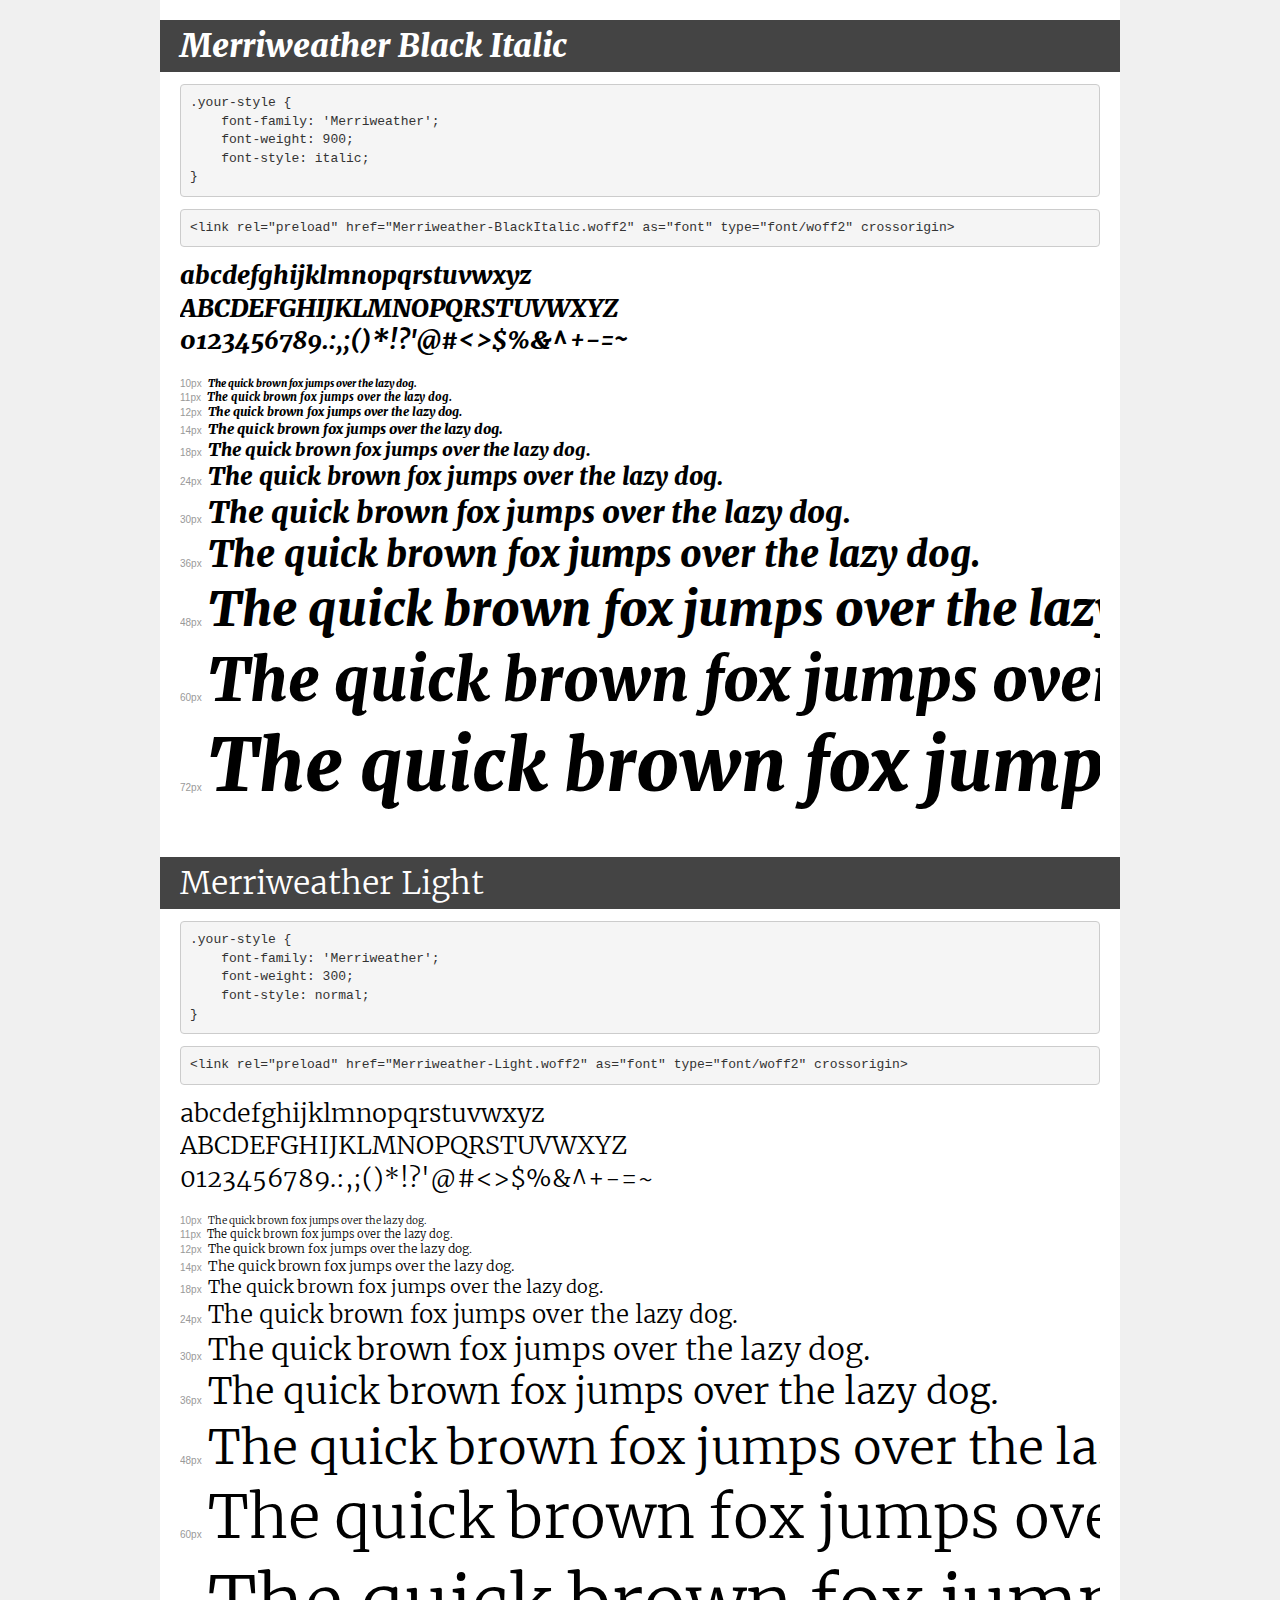
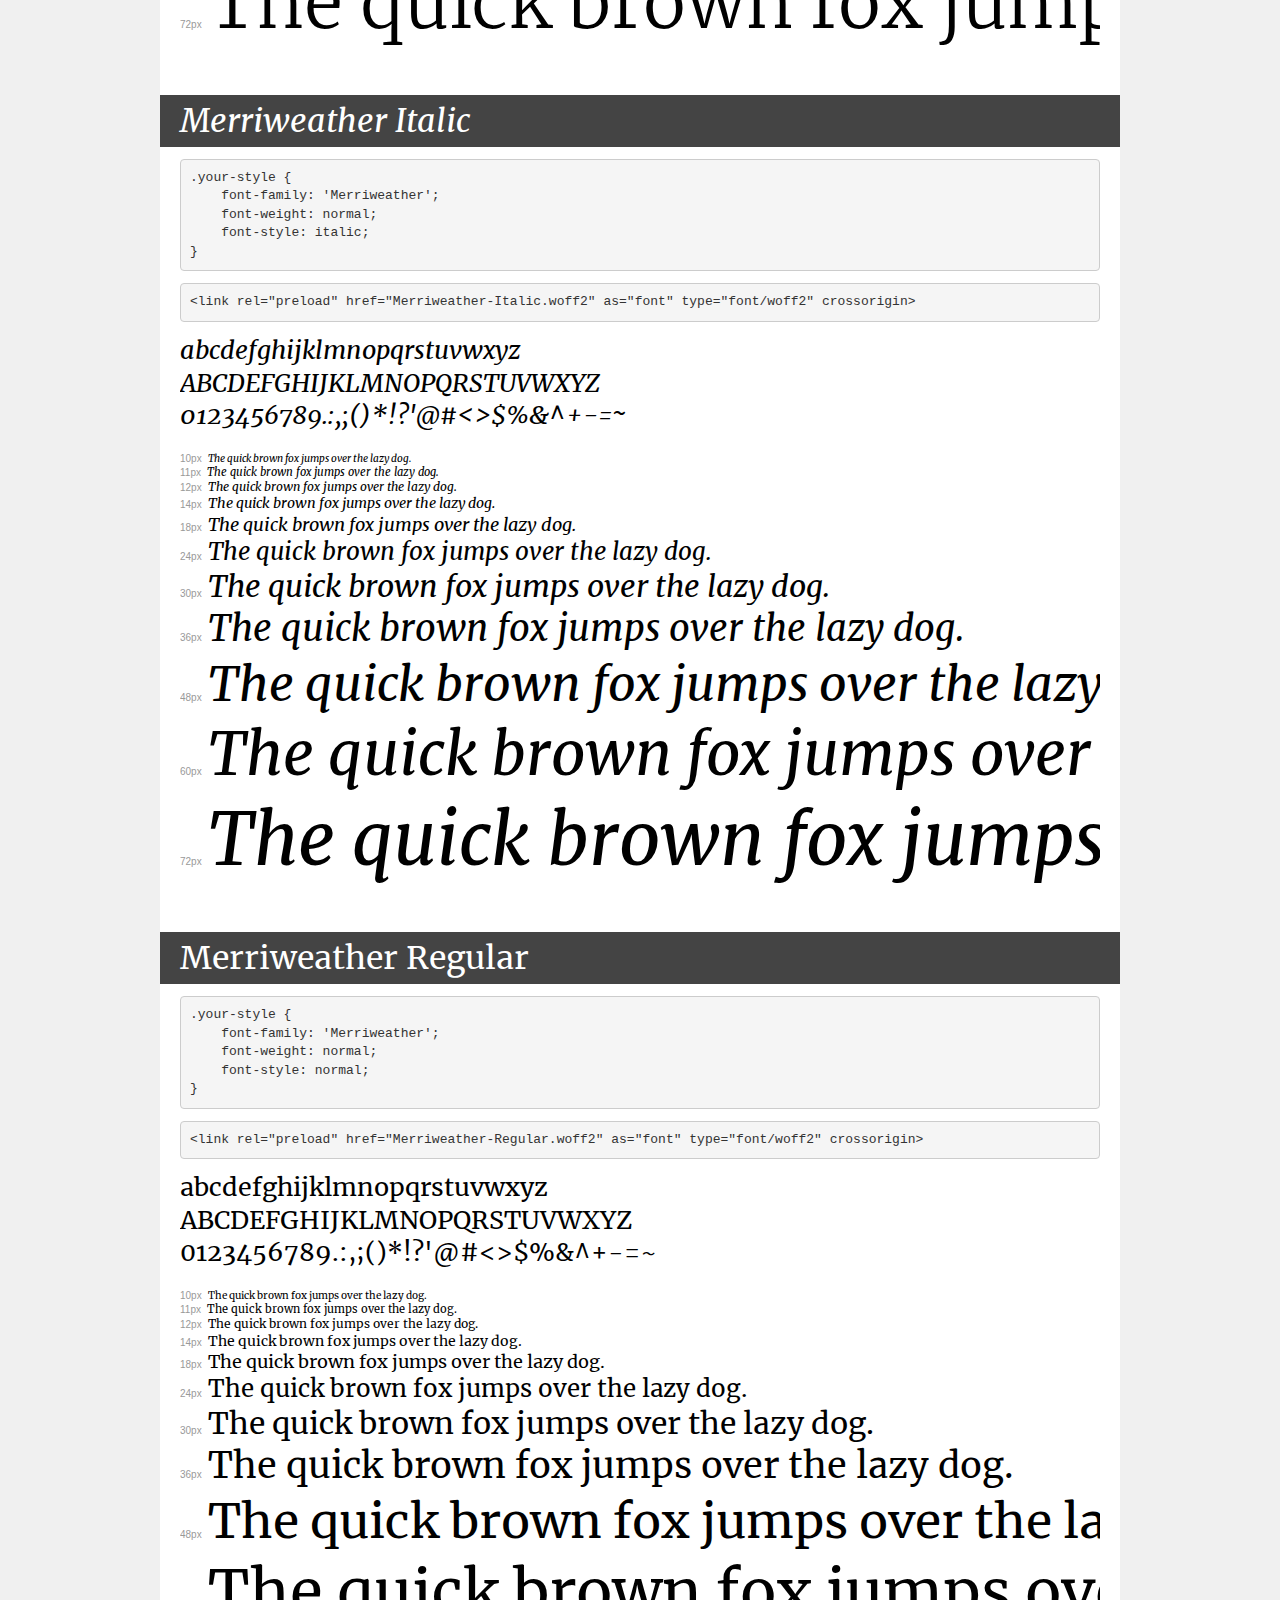
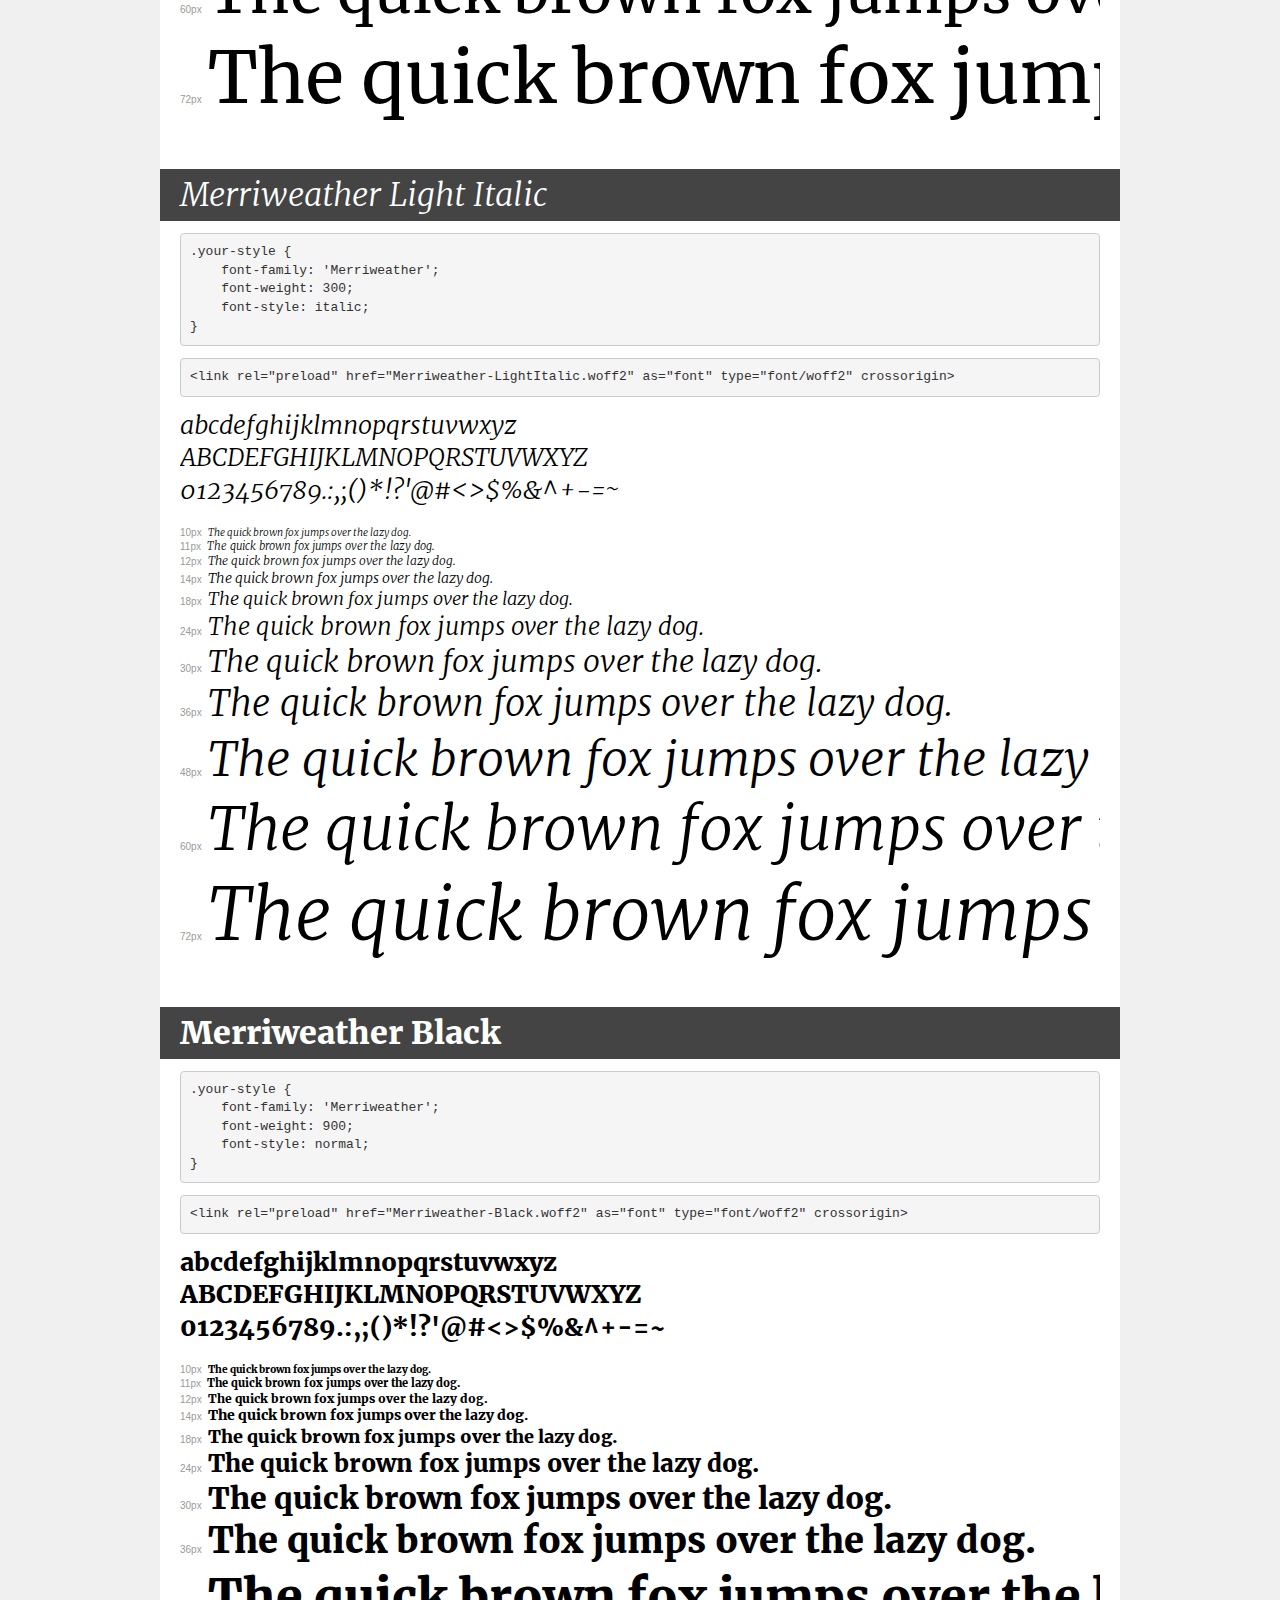
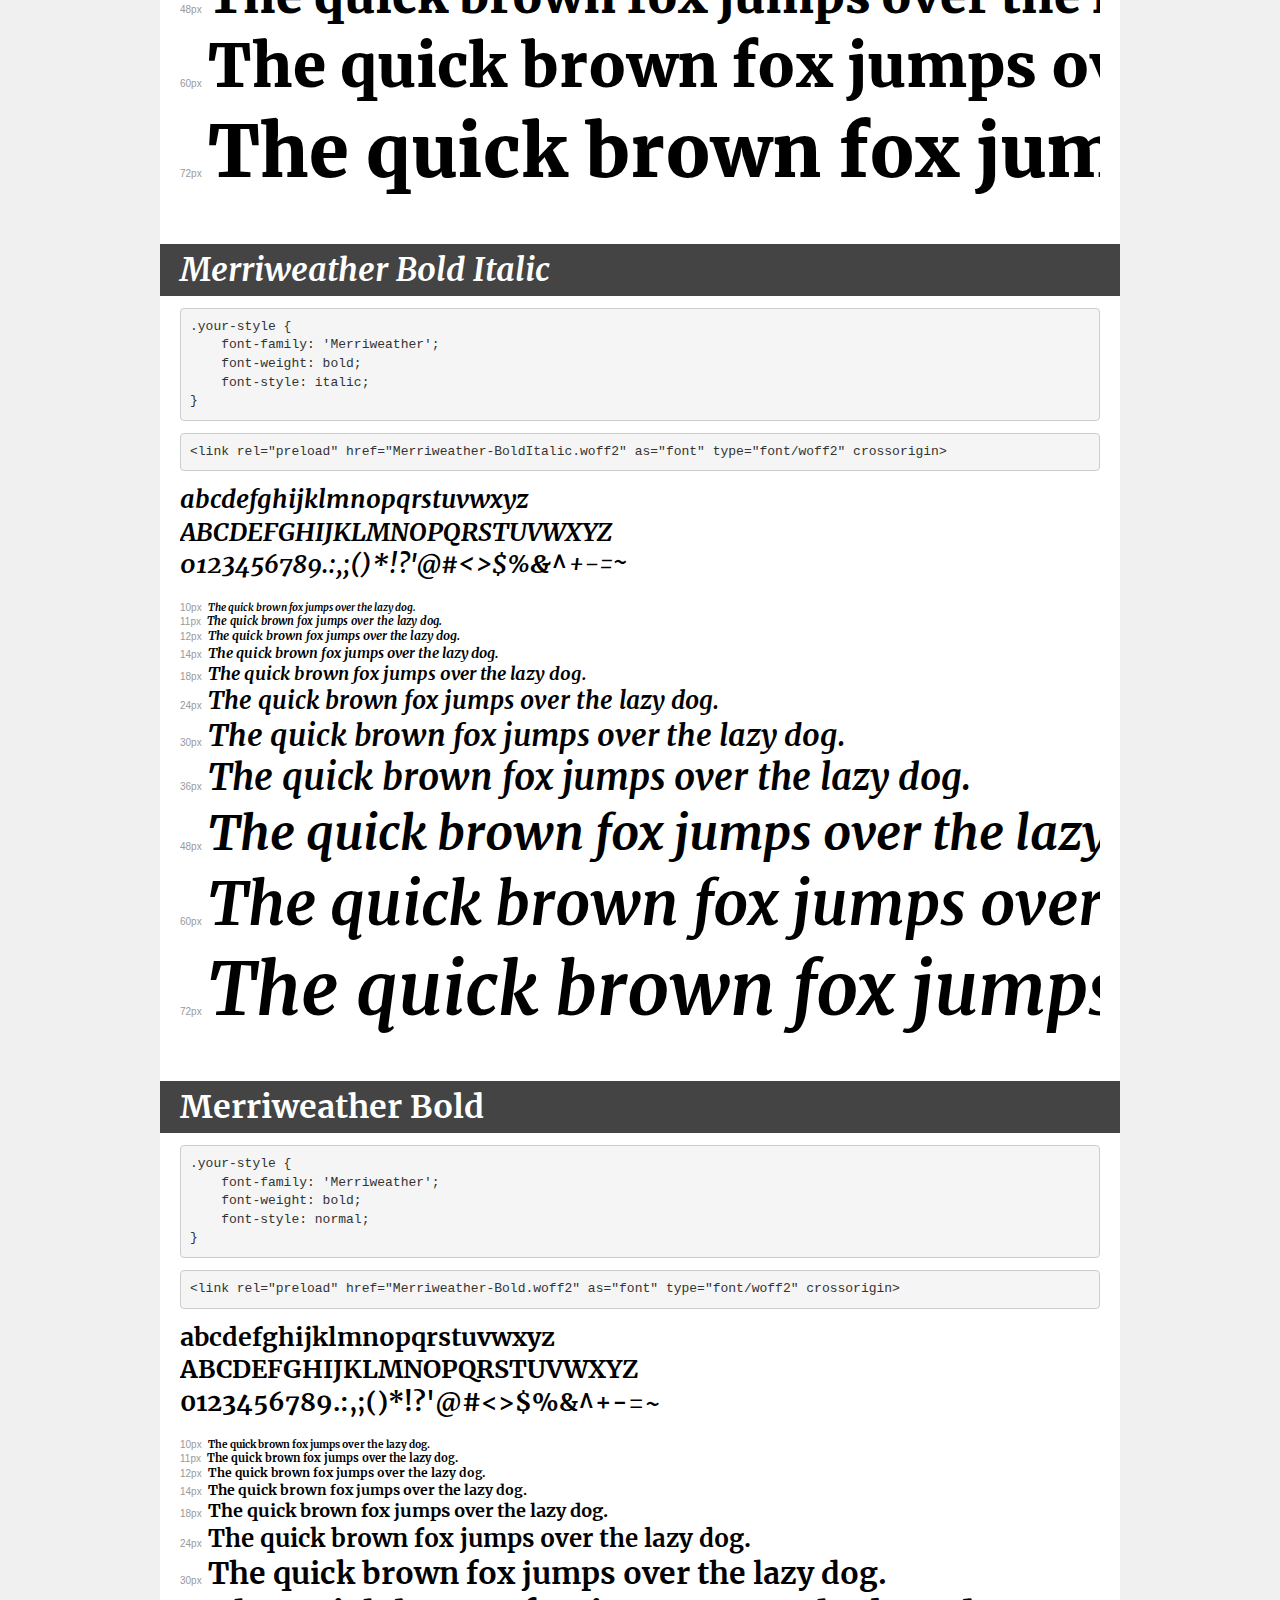
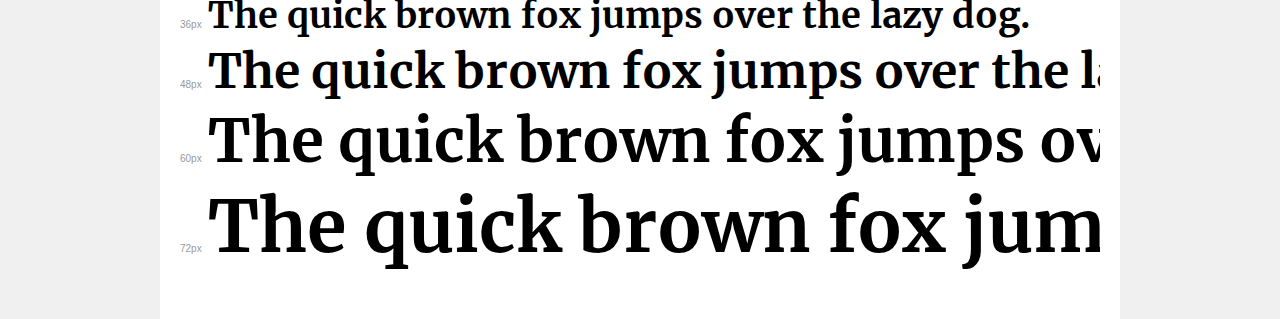
<file: webfonts/demo.html>
<!DOCTYPE html>
<html lang="en">
<head>
    <meta charset="utf-8">
    <meta http-equiv="X-UA-Compatible" content="IE=edge">
    <meta name="viewport" content="width=device-width, initial-scale=1">
    <meta name="robots" content="noindex, noarchive">
    <meta name="format-detection" content="telephone=no">
    <title>Transfonter demo</title>
    <link href="stylesheet.css" rel="stylesheet">
    <style>
        /*
        http://meyerweb.com/eric/tools/css/reset/
        v2.0 | 20110126
        License: none (public domain)
        */
        html, body, div, span, applet, object, iframe,
        h1, h2, h3, h4, h5, h6, p, blockquote, pre,
        a, abbr, acronym, address, big, cite, code,
        del, dfn, em, img, ins, kbd, q, s, samp,
        small, strike, strong, sub, sup, tt, var,
        b, u, i, center,
        dl, dt, dd, ol, ul, li,
        fieldset, form, label, legend,
        table, caption, tbody, tfoot, thead, tr, th, td,
        article, aside, canvas, details, embed,
        figure, figcaption, footer, header, hgroup,
        menu, nav, output, ruby, section, summary,
        time, mark, audio, video {
            margin: 0;
            padding: 0;
            border: 0;
            font-size: 100%;
            font: inherit;
            vertical-align: baseline;
        }
        /* HTML5 display-role reset for older browsers */
        article, aside, details, figcaption, figure,
        footer, header, hgroup, menu, nav, section {
            display: block;
        }
        body {
            line-height: 1;
        }
        ol, ul {
            list-style: none;
        }
        blockquote, q {
            quotes: none;
        }
        blockquote:before, blockquote:after,
        q:before, q:after {
            content: '';
            content: none;
        }
        table {
            border-collapse: collapse;
            border-spacing: 0;
        }
        /* demo styles */
        body {
            background: #f0f0f0;
            color: #000;
        }
        .page {
            background: #fff;
            width: 920px;
            margin: 0 auto;
            padding: 20px 20px 0 20px;
            overflow: hidden;
        }
        .font-container {
            overflow-x: auto;
            overflow-y: hidden;
            margin-bottom: 40px;
            line-height: 1.3;
            white-space: nowrap;
            padding-bottom: 5px;
        }
        h1 {
            position: relative;
            background: #444;
            font-size: 32px;
            color: #fff;
            padding: 10px 20px;
            margin: 0 -20px 12px -20px;
        }
        .letters {
            font-size: 25px;
            margin-bottom: 20px;
        }
        .s10:before {
            content: '10px';
        }
        .s11:before {
            content: '11px';
        }
        .s12:before {
            content: '12px';
        }
        .s14:before {
            content: '14px';
        }
        .s18:before {
            content: '18px';
        }
        .s24:before {
            content: '24px';
        }
        .s30:before {
            content: '30px';
        }
        .s36:before {
            content: '36px';
        }
        .s48:before {
            content: '48px';
        }
        .s60:before {
            content: '60px';
        }
        .s72:before {
            content: '72px';
        }
        .s10:before, .s11:before, .s12:before, .s14:before,
        .s18:before, .s24:before, .s30:before, .s36:before,
        .s48:before, .s60:before, .s72:before {
            font-family: Arial, sans-serif;
            font-size: 10px;
            font-weight: normal;
            font-style: normal;
            color: #999;
            padding-right: 6px;
        }
        pre {
            display: block;
            padding: 9px;
            margin: 0 0 12px;
            font-family: Monaco, Menlo, Consolas, "Courier New", monospace;
            font-size: 13px;
            line-height: 1.428571429;
            color: #333;
            font-weight: normal;
            font-style: normal;
            background-color: #f5f5f5;
            border: 1px solid #ccc;
            overflow-x: auto;
            border-radius: 4px;
        }
        /* responsive */
        @media (max-width: 959px) {
            .page {
                width: auto;
                margin: 0;
            }
        }
    </style>
</head>
<body>
<div class="page">
    <div class="demo">
        <h1 style="font-family: 'Merriweather'; font-weight: 900; font-style: italic;">Merriweather Black Italic</h1>
        <pre title="Usage">.your-style {
    font-family: 'Merriweather';
    font-weight: 900;
    font-style: italic;
}</pre>
        <pre title="Preload (optional)">
&lt;link rel=&quot;preload&quot; href=&quot;Merriweather-BlackItalic.woff2&quot; as=&quot;font&quot; type=&quot;font/woff2&quot; crossorigin&gt;</pre>
        <div class="font-container" style="font-family: 'Merriweather'; font-weight: 900; font-style: italic;">
            <p class="letters">
                abcdefghijklmnopqrstuvwxyz<br>
ABCDEFGHIJKLMNOPQRSTUVWXYZ<br>
                0123456789.:,;()*!?'@#&lt;&gt;$%&^+-=~
            </p>
            <p class="s10" style="font-size: 10px;">The quick brown fox jumps over the lazy dog.</p>
            <p class="s11" style="font-size: 11px;">The quick brown fox jumps over the lazy dog.</p>
            <p class="s12" style="font-size: 12px;">The quick brown fox jumps over the lazy dog.</p>
            <p class="s14" style="font-size: 14px;">The quick brown fox jumps over the lazy dog.</p>
            <p class="s18" style="font-size: 18px;">The quick brown fox jumps over the lazy dog.</p>
            <p class="s24" style="font-size: 24px;">The quick brown fox jumps over the lazy dog.</p>
            <p class="s30" style="font-size: 30px;">The quick brown fox jumps over the lazy dog.</p>
            <p class="s36" style="font-size: 36px;">The quick brown fox jumps over the lazy dog.</p>
            <p class="s48" style="font-size: 48px;">The quick brown fox jumps over the lazy dog.</p>
            <p class="s60" style="font-size: 60px;">The quick brown fox jumps over the lazy dog.</p>
            <p class="s72" style="font-size: 72px;">The quick brown fox jumps over the lazy dog.</p>
        </div>
    </div>

    <div class="demo">
        <h1 style="font-family: 'Merriweather'; font-weight: 300; font-style: normal;">Merriweather Light</h1>
        <pre title="Usage">.your-style {
    font-family: 'Merriweather';
    font-weight: 300;
    font-style: normal;
}</pre>
        <pre title="Preload (optional)">
&lt;link rel=&quot;preload&quot; href=&quot;Merriweather-Light.woff2&quot; as=&quot;font&quot; type=&quot;font/woff2&quot; crossorigin&gt;</pre>
        <div class="font-container" style="font-family: 'Merriweather'; font-weight: 300; font-style: normal;">
            <p class="letters">
                abcdefghijklmnopqrstuvwxyz<br>
ABCDEFGHIJKLMNOPQRSTUVWXYZ<br>
                0123456789.:,;()*!?'@#&lt;&gt;$%&^+-=~
            </p>
            <p class="s10" style="font-size: 10px;">The quick brown fox jumps over the lazy dog.</p>
            <p class="s11" style="font-size: 11px;">The quick brown fox jumps over the lazy dog.</p>
            <p class="s12" style="font-size: 12px;">The quick brown fox jumps over the lazy dog.</p>
            <p class="s14" style="font-size: 14px;">The quick brown fox jumps over the lazy dog.</p>
            <p class="s18" style="font-size: 18px;">The quick brown fox jumps over the lazy dog.</p>
            <p class="s24" style="font-size: 24px;">The quick brown fox jumps over the lazy dog.</p>
            <p class="s30" style="font-size: 30px;">The quick brown fox jumps over the lazy dog.</p>
            <p class="s36" style="font-size: 36px;">The quick brown fox jumps over the lazy dog.</p>
            <p class="s48" style="font-size: 48px;">The quick brown fox jumps over the lazy dog.</p>
            <p class="s60" style="font-size: 60px;">The quick brown fox jumps over the lazy dog.</p>
            <p class="s72" style="font-size: 72px;">The quick brown fox jumps over the lazy dog.</p>
        </div>
    </div>

    <div class="demo">
        <h1 style="font-family: 'Merriweather'; font-weight: normal; font-style: italic;">Merriweather Italic</h1>
        <pre title="Usage">.your-style {
    font-family: 'Merriweather';
    font-weight: normal;
    font-style: italic;
}</pre>
        <pre title="Preload (optional)">
&lt;link rel=&quot;preload&quot; href=&quot;Merriweather-Italic.woff2&quot; as=&quot;font&quot; type=&quot;font/woff2&quot; crossorigin&gt;</pre>
        <div class="font-container" style="font-family: 'Merriweather'; font-weight: normal; font-style: italic;">
            <p class="letters">
                abcdefghijklmnopqrstuvwxyz<br>
ABCDEFGHIJKLMNOPQRSTUVWXYZ<br>
                0123456789.:,;()*!?'@#&lt;&gt;$%&^+-=~
            </p>
            <p class="s10" style="font-size: 10px;">The quick brown fox jumps over the lazy dog.</p>
            <p class="s11" style="font-size: 11px;">The quick brown fox jumps over the lazy dog.</p>
            <p class="s12" style="font-size: 12px;">The quick brown fox jumps over the lazy dog.</p>
            <p class="s14" style="font-size: 14px;">The quick brown fox jumps over the lazy dog.</p>
            <p class="s18" style="font-size: 18px;">The quick brown fox jumps over the lazy dog.</p>
            <p class="s24" style="font-size: 24px;">The quick brown fox jumps over the lazy dog.</p>
            <p class="s30" style="font-size: 30px;">The quick brown fox jumps over the lazy dog.</p>
            <p class="s36" style="font-size: 36px;">The quick brown fox jumps over the lazy dog.</p>
            <p class="s48" style="font-size: 48px;">The quick brown fox jumps over the lazy dog.</p>
            <p class="s60" style="font-size: 60px;">The quick brown fox jumps over the lazy dog.</p>
            <p class="s72" style="font-size: 72px;">The quick brown fox jumps over the lazy dog.</p>
        </div>
    </div>

    <div class="demo">
        <h1 style="font-family: 'Merriweather'; font-weight: normal; font-style: normal;">Merriweather Regular</h1>
        <pre title="Usage">.your-style {
    font-family: 'Merriweather';
    font-weight: normal;
    font-style: normal;
}</pre>
        <pre title="Preload (optional)">
&lt;link rel=&quot;preload&quot; href=&quot;Merriweather-Regular.woff2&quot; as=&quot;font&quot; type=&quot;font/woff2&quot; crossorigin&gt;</pre>
        <div class="font-container" style="font-family: 'Merriweather'; font-weight: normal; font-style: normal;">
            <p class="letters">
                abcdefghijklmnopqrstuvwxyz<br>
ABCDEFGHIJKLMNOPQRSTUVWXYZ<br>
                0123456789.:,;()*!?'@#&lt;&gt;$%&^+-=~
            </p>
            <p class="s10" style="font-size: 10px;">The quick brown fox jumps over the lazy dog.</p>
            <p class="s11" style="font-size: 11px;">The quick brown fox jumps over the lazy dog.</p>
            <p class="s12" style="font-size: 12px;">The quick brown fox jumps over the lazy dog.</p>
            <p class="s14" style="font-size: 14px;">The quick brown fox jumps over the lazy dog.</p>
            <p class="s18" style="font-size: 18px;">The quick brown fox jumps over the lazy dog.</p>
            <p class="s24" style="font-size: 24px;">The quick brown fox jumps over the lazy dog.</p>
            <p class="s30" style="font-size: 30px;">The quick brown fox jumps over the lazy dog.</p>
            <p class="s36" style="font-size: 36px;">The quick brown fox jumps over the lazy dog.</p>
            <p class="s48" style="font-size: 48px;">The quick brown fox jumps over the lazy dog.</p>
            <p class="s60" style="font-size: 60px;">The quick brown fox jumps over the lazy dog.</p>
            <p class="s72" style="font-size: 72px;">The quick brown fox jumps over the lazy dog.</p>
        </div>
    </div>

    <div class="demo">
        <h1 style="font-family: 'Merriweather'; font-weight: 300; font-style: italic;">Merriweather Light Italic</h1>
        <pre title="Usage">.your-style {
    font-family: 'Merriweather';
    font-weight: 300;
    font-style: italic;
}</pre>
        <pre title="Preload (optional)">
&lt;link rel=&quot;preload&quot; href=&quot;Merriweather-LightItalic.woff2&quot; as=&quot;font&quot; type=&quot;font/woff2&quot; crossorigin&gt;</pre>
        <div class="font-container" style="font-family: 'Merriweather'; font-weight: 300; font-style: italic;">
            <p class="letters">
                abcdefghijklmnopqrstuvwxyz<br>
ABCDEFGHIJKLMNOPQRSTUVWXYZ<br>
                0123456789.:,;()*!?'@#&lt;&gt;$%&^+-=~
            </p>
            <p class="s10" style="font-size: 10px;">The quick brown fox jumps over the lazy dog.</p>
            <p class="s11" style="font-size: 11px;">The quick brown fox jumps over the lazy dog.</p>
            <p class="s12" style="font-size: 12px;">The quick brown fox jumps over the lazy dog.</p>
            <p class="s14" style="font-size: 14px;">The quick brown fox jumps over the lazy dog.</p>
            <p class="s18" style="font-size: 18px;">The quick brown fox jumps over the lazy dog.</p>
            <p class="s24" style="font-size: 24px;">The quick brown fox jumps over the lazy dog.</p>
            <p class="s30" style="font-size: 30px;">The quick brown fox jumps over the lazy dog.</p>
            <p class="s36" style="font-size: 36px;">The quick brown fox jumps over the lazy dog.</p>
            <p class="s48" style="font-size: 48px;">The quick brown fox jumps over the lazy dog.</p>
            <p class="s60" style="font-size: 60px;">The quick brown fox jumps over the lazy dog.</p>
            <p class="s72" style="font-size: 72px;">The quick brown fox jumps over the lazy dog.</p>
        </div>
    </div>

    <div class="demo">
        <h1 style="font-family: 'Merriweather'; font-weight: 900; font-style: normal;">Merriweather Black</h1>
        <pre title="Usage">.your-style {
    font-family: 'Merriweather';
    font-weight: 900;
    font-style: normal;
}</pre>
        <pre title="Preload (optional)">
&lt;link rel=&quot;preload&quot; href=&quot;Merriweather-Black.woff2&quot; as=&quot;font&quot; type=&quot;font/woff2&quot; crossorigin&gt;</pre>
        <div class="font-container" style="font-family: 'Merriweather'; font-weight: 900; font-style: normal;">
            <p class="letters">
                abcdefghijklmnopqrstuvwxyz<br>
ABCDEFGHIJKLMNOPQRSTUVWXYZ<br>
                0123456789.:,;()*!?'@#&lt;&gt;$%&^+-=~
            </p>
            <p class="s10" style="font-size: 10px;">The quick brown fox jumps over the lazy dog.</p>
            <p class="s11" style="font-size: 11px;">The quick brown fox jumps over the lazy dog.</p>
            <p class="s12" style="font-size: 12px;">The quick brown fox jumps over the lazy dog.</p>
            <p class="s14" style="font-size: 14px;">The quick brown fox jumps over the lazy dog.</p>
            <p class="s18" style="font-size: 18px;">The quick brown fox jumps over the lazy dog.</p>
            <p class="s24" style="font-size: 24px;">The quick brown fox jumps over the lazy dog.</p>
            <p class="s30" style="font-size: 30px;">The quick brown fox jumps over the lazy dog.</p>
            <p class="s36" style="font-size: 36px;">The quick brown fox jumps over the lazy dog.</p>
            <p class="s48" style="font-size: 48px;">The quick brown fox jumps over the lazy dog.</p>
            <p class="s60" style="font-size: 60px;">The quick brown fox jumps over the lazy dog.</p>
            <p class="s72" style="font-size: 72px;">The quick brown fox jumps over the lazy dog.</p>
        </div>
    </div>

    <div class="demo">
        <h1 style="font-family: 'Merriweather'; font-weight: bold; font-style: italic;">Merriweather Bold Italic</h1>
        <pre title="Usage">.your-style {
    font-family: 'Merriweather';
    font-weight: bold;
    font-style: italic;
}</pre>
        <pre title="Preload (optional)">
&lt;link rel=&quot;preload&quot; href=&quot;Merriweather-BoldItalic.woff2&quot; as=&quot;font&quot; type=&quot;font/woff2&quot; crossorigin&gt;</pre>
        <div class="font-container" style="font-family: 'Merriweather'; font-weight: bold; font-style: italic;">
            <p class="letters">
                abcdefghijklmnopqrstuvwxyz<br>
ABCDEFGHIJKLMNOPQRSTUVWXYZ<br>
                0123456789.:,;()*!?'@#&lt;&gt;$%&^+-=~
            </p>
            <p class="s10" style="font-size: 10px;">The quick brown fox jumps over the lazy dog.</p>
            <p class="s11" style="font-size: 11px;">The quick brown fox jumps over the lazy dog.</p>
            <p class="s12" style="font-size: 12px;">The quick brown fox jumps over the lazy dog.</p>
            <p class="s14" style="font-size: 14px;">The quick brown fox jumps over the lazy dog.</p>
            <p class="s18" style="font-size: 18px;">The quick brown fox jumps over the lazy dog.</p>
            <p class="s24" style="font-size: 24px;">The quick brown fox jumps over the lazy dog.</p>
            <p class="s30" style="font-size: 30px;">The quick brown fox jumps over the lazy dog.</p>
            <p class="s36" style="font-size: 36px;">The quick brown fox jumps over the lazy dog.</p>
            <p class="s48" style="font-size: 48px;">The quick brown fox jumps over the lazy dog.</p>
            <p class="s60" style="font-size: 60px;">The quick brown fox jumps over the lazy dog.</p>
            <p class="s72" style="font-size: 72px;">The quick brown fox jumps over the lazy dog.</p>
        </div>
    </div>

    <div class="demo">
        <h1 style="font-family: 'Merriweather'; font-weight: bold; font-style: normal;">Merriweather Bold</h1>
        <pre title="Usage">.your-style {
    font-family: 'Merriweather';
    font-weight: bold;
    font-style: normal;
}</pre>
        <pre title="Preload (optional)">
&lt;link rel=&quot;preload&quot; href=&quot;Merriweather-Bold.woff2&quot; as=&quot;font&quot; type=&quot;font/woff2&quot; crossorigin&gt;</pre>
        <div class="font-container" style="font-family: 'Merriweather'; font-weight: bold; font-style: normal;">
            <p class="letters">
                abcdefghijklmnopqrstuvwxyz<br>
ABCDEFGHIJKLMNOPQRSTUVWXYZ<br>
                0123456789.:,;()*!?'@#&lt;&gt;$%&^+-=~
            </p>
            <p class="s10" style="font-size: 10px;">The quick brown fox jumps over the lazy dog.</p>
            <p class="s11" style="font-size: 11px;">The quick brown fox jumps over the lazy dog.</p>
            <p class="s12" style="font-size: 12px;">The quick brown fox jumps over the lazy dog.</p>
            <p class="s14" style="font-size: 14px;">The quick brown fox jumps over the lazy dog.</p>
            <p class="s18" style="font-size: 18px;">The quick brown fox jumps over the lazy dog.</p>
            <p class="s24" style="font-size: 24px;">The quick brown fox jumps over the lazy dog.</p>
            <p class="s30" style="font-size: 30px;">The quick brown fox jumps over the lazy dog.</p>
            <p class="s36" style="font-size: 36px;">The quick brown fox jumps over the lazy dog.</p>
            <p class="s48" style="font-size: 48px;">The quick brown fox jumps over the lazy dog.</p>
            <p class="s60" style="font-size: 60px;">The quick brown fox jumps over the lazy dog.</p>
            <p class="s72" style="font-size: 72px;">The quick brown fox jumps over the lazy dog.</p>
        </div>
    </div>

</div>
</body>
</html>
</file>
<file: style/style.css>
*{
    box-sizing: border-box;
    margin: 0;
    padding: 0;
    font-family: "Merriweather", serif;
}



@media(min-width:992px){
    .bg-img{
    background-image: url(../img/Vector.png);
    background-size: cover;
    background-repeat: no-repeat;
    height: 850px;
    width: 100%;
}
}

.bg-img2{
    background-image: url(../img/soup.png);
    background-repeat: no-repeat;
    background-size: cover;
    height: 840px;
    width: 40%;
    justify-content: end !important;
    align-items: end !important;
}

.bg-img3{
    background-image:url(../img/fullpage-bg.jpg);
    background-repeat: no-repeat;
    background-size: cover !important;
    height: 300px;
 
}
@media (min-width:991px){
   .height{
    height: 100vh ;
} 
}

.height2{
    height: 146px !important;
}

.color1{
    color: #42536c !important;
}

.color2{
    color: #ff806f !important;
}

.color3{
    color: #9ca7b8;
}



.back1{
    background-color: rgb(11, 23, 39);
}
.back2{
    background-color: #f9fafe;
}
.back3{
    background-color:#f9fafe;
}

.back4{
    background-color: #fec554 !important;
}
.back5{
    background-color: #e9eaee !important;
}
.back6{
    background-color: #ff806f !important;
}

.back7{
    background-color:#58ABD6 !important;
}



.p-t{
    padding-top: 10%;
}
.p-l{
    padding-left: 10% !important;
}

.p-r{
    padding-right: 10%;
}

.p-b{
     padding-bottom: 10% !important;
}

.p-l-0{
    padding-left: 0%;
}

.p-l-5{
    padding-left: 5% !important;
}
.p-l-15{
    padding-left: 15%;
}
.p-l-20{
    padding-left: 20%;
}
.p-l-28{
    padding-left: 28%;
}
.p-t-5{
    padding-top: 5% !important;
}  
.p-t-15{
    padding-top: 15%;
} 
.p-t-20{
    padding-top: 20%;
}
.p-t-30{
    padding-top: 30%;
}

.p-b-5{
    padding-bottom:5% !important;
}

.p-r-5{
    padding-right: 5%;
}

.p-0{
    padding-top: 0% !important;
}






.margin{
margin-top: 10%;

}

.m-top-5{
    margin-top: 5%;
    
    }
    .m-bott-5{
        margin-bottom: 5%;
        
        }

.m-top-1{
    margin-top: 1% !important;
    
    }

    .m-bottom-1{
        margin-bottom: 2% !important;
        
        }

        .m-bottom-18{
            margin-bottom: 18% !important;
            
            }
            .m-bottom-20{
                margin-bottom: 20% !important;
                
                }

.margin-b{
    margin-bottom: 10% !important;
    
    }
.s-img:before{
    height: 100%;
    width: 100%;
    content: "";
    position: absolute;
    transition: all 0.5s;
  
}
.s-img:hover::before{
    background-image:linear-gradient(#ffffff00,rgba(0, 0, 0, 0.767));
    transition: all 0.5s;
}




.s-text{
    z-index: 1000;
    content: "";
    position: absolute;
    top: 60%;
    left: 20%;
    display: none;
    transition: all 0.5s;
}
.s-image:hover .s-text{
    display: block;
    transition: all 0.5s;
}


.slick-next:before{
    content: "\ea6e" !important;
    font-family: remixicon !important;
}

.slick-prev:before{
    content: "\ea64" !important;
    font-family: remixicon !important;
}

.slick-next {
   
    
    right: 25px !important;
    background-color: rgba(255, 166, 0, 0.274) !important;
    border-radius: 50%;    
    width: 50px !important;
    height: 50px !important;
    display: none !important;
}


.slick-prev{
 
    left: 25px !important;
    background-color: rgba(255, 166, 0, 0.274) !important;
    border-radius: 50%;    
    width: 50px !important;
    height: 50px !important;
    z-index: 100 !important;
    display: none !important;
}

.responsive:hover .slick-prev{
    background-color:  rgba(255, 166, 0, 0.274) !important;
    display: block !important;
}

.responsive:hover .slick-next{
    background-color: rgba(255, 166, 0, 0.274) !important;
    display: block !important;
}


.l-0{
    left: 0;
}






/* --------------------------shadow----------------------------- */

.shadow1{
 box-shadow: rgba(0, 0, 0, 0.35) 0px 5px 15px;;
}
.shadow2{
    box-shadow: rgba(99, 99, 99, 0.2) 0px 2px 8px 0px;
   }
   
.catering{
    position: absolute !important;
    left: -175px !important;
    top: -93px !important;
    width:600px !important;
}


.rot{
    animation: rot 1s linear;
    position: relative;
}

@keyframes rot{
    from{
        rotate: -90deg;
        left: -300px;
    }
    to{
        rotate: 0deg;
        left: 0px;
    }
}





/* -----------------------------media-Quary--------------------------- */

@media(max-width:992px){
    .pos{
        position: absolute !important;
        left: 30% !important;
        bottom: 0% !important;
    }

    .d-992-none{
        display: none;
    }

    .w-100{
        width: 100% !important;
    }

    .b-none{
        border: none;
    }

    .p-md-0{
        padding: 0 !important;
    }
   
}

@media(max-width:1399px){
    .textcentermin{
        text-align: center;
        padding-left: 0%;
    }


}

@media(max-width:767px){
    .imgnone{
        display: none;
    }
    .textstart{
        text-align: start !important;
    }

    .padding-0{
        padding: 0 !important;
    }

    
   
}


    
       
.spin{
    max-width: 350px !important;
}
</file>
<file: webfonts/stylesheet.css>
@font-face {
    font-family: 'Merriweather';
    src: url('Merriweather-BlackItalic.woff2') format('woff2'),
        url('Merriweather-BlackItalic.woff') format('woff');
    font-weight: 900;
    font-style: italic;
    font-display: swap;
}

@font-face {
    font-family: 'Merriweather';
    src: url('Merriweather-Light.woff2') format('woff2'),
        url('Merriweather-Light.woff') format('woff');
    font-weight: 300;
    font-style: normal;
    font-display: swap;
}

@font-face {
    font-family: 'Merriweather';
    src: url('Merriweather-Italic.woff2') format('woff2'),
        url('Merriweather-Italic.woff') format('woff');
    font-weight: normal;
    font-style: italic;
    font-display: swap;
}

@font-face {
    font-family: 'Merriweather';
    src: url('Merriweather-Regular.woff2') format('woff2'),
        url('Merriweather-Regular.woff') format('woff');
    font-weight: normal;
    font-style: normal;
    font-display: swap;
}

@font-face {
    font-family: 'Merriweather';
    src: url('Merriweather-LightItalic.woff2') format('woff2'),
        url('Merriweather-LightItalic.woff') format('woff');
    font-weight: 300;
    font-style: italic;
    font-display: swap;
}

@font-face {
    font-family: 'Merriweather';
    src: url('Merriweather-Black.woff2') format('woff2'),
        url('Merriweather-Black.woff') format('woff');
    font-weight: 900;
    font-style: normal;
    font-display: swap;
}

@font-face {
    font-family: 'Merriweather';
    src: url('Merriweather-BoldItalic.woff2') format('woff2'),
        url('Merriweather-BoldItalic.woff') format('woff');
    font-weight: bold;
    font-style: italic;
    font-display: swap;
}

@font-face {
    font-family: 'Merriweather';
    src: url('Merriweather-Bold.woff2') format('woff2'),
        url('Merriweather-Bold.woff') format('woff');
    font-weight: bold;
    font-style: normal;
    font-display: swap;
}
</file>
